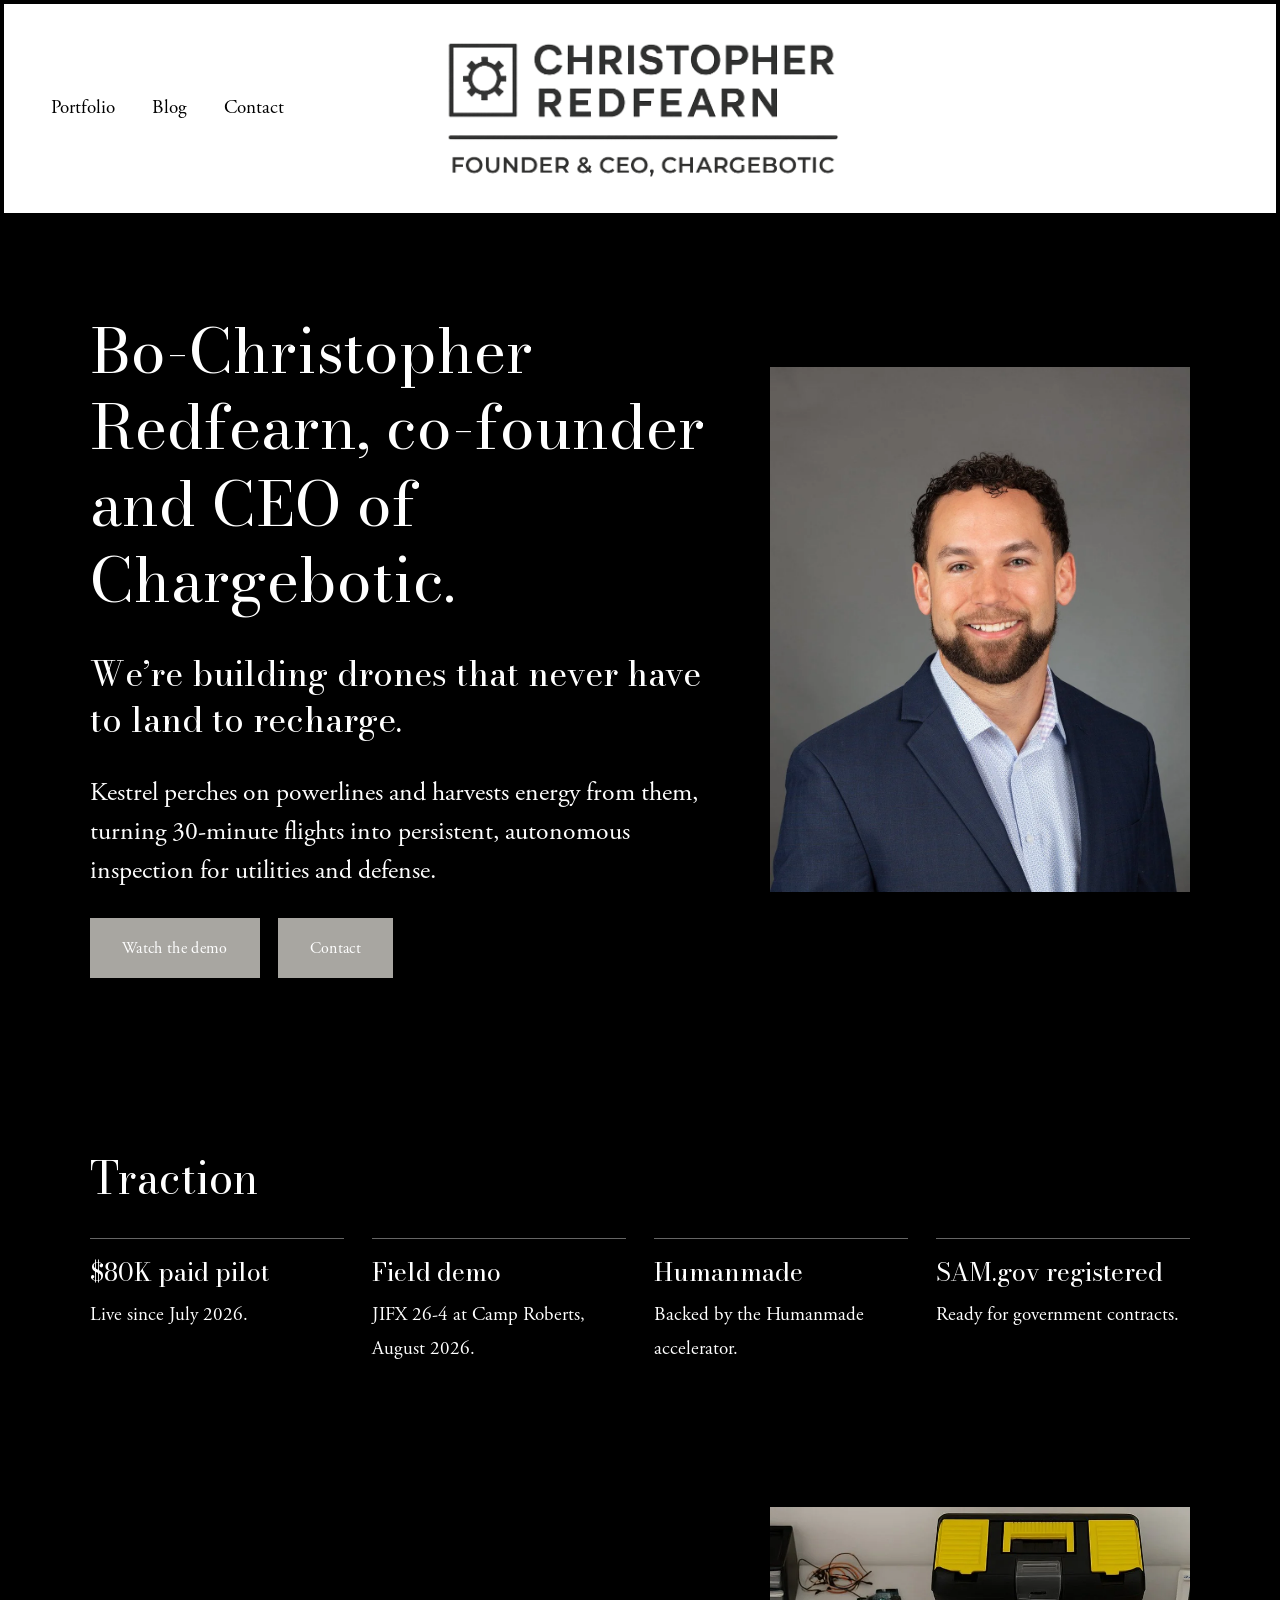
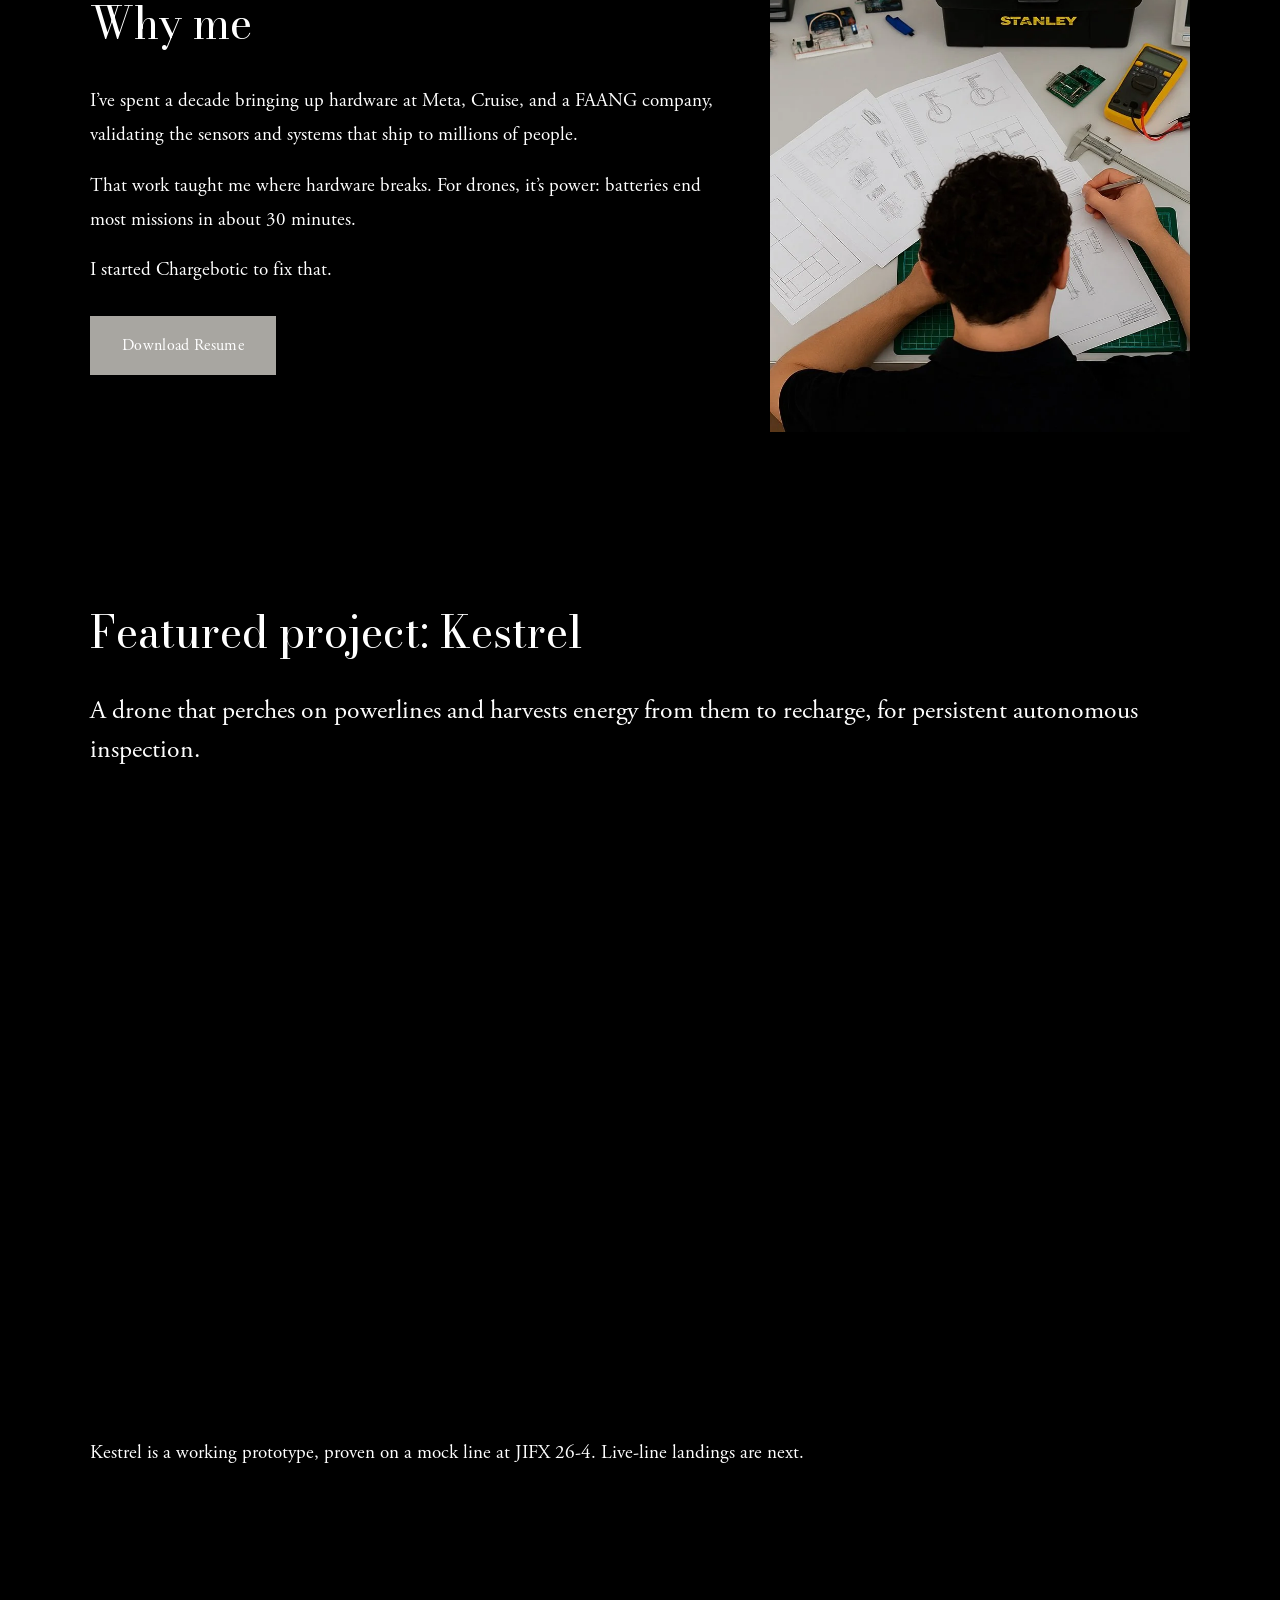
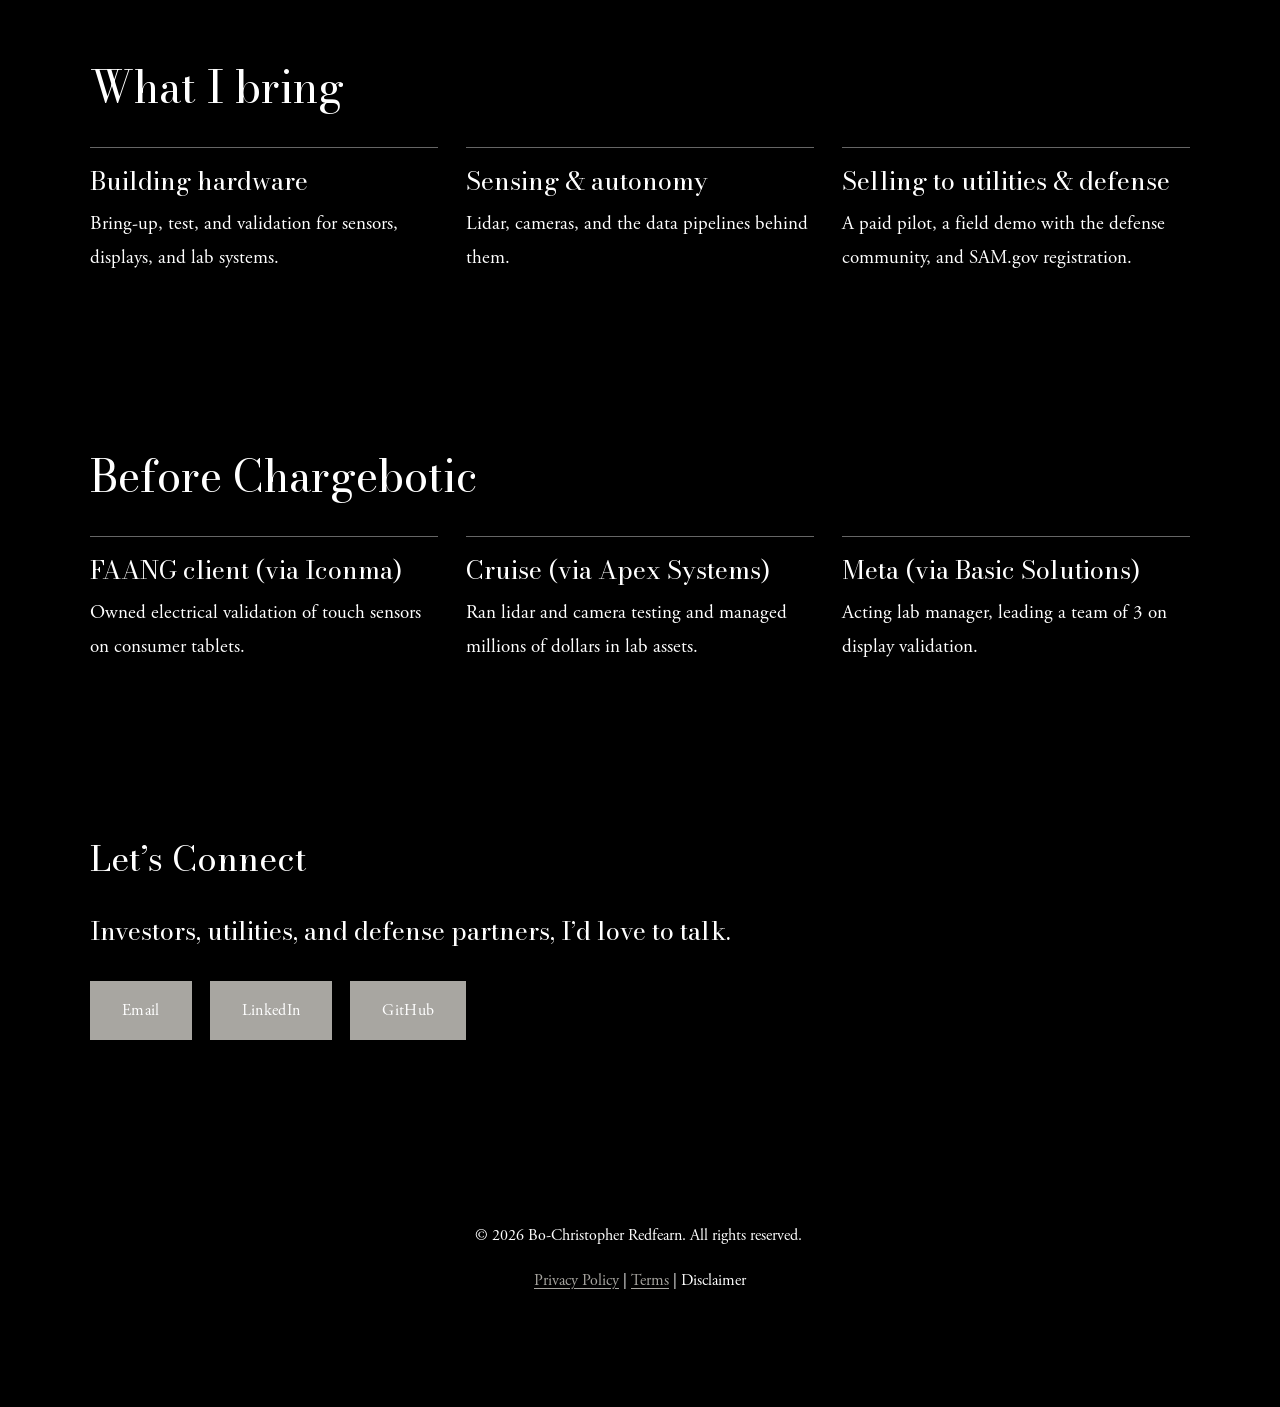
<file: index.html>
<!DOCTYPE html><html xmlns:og="http://opengraphprotocol.org/schema/" xmlns:fb="http://www.facebook.com/2008/fbml" lang="en-US" class="yui3-js-enabled wf-adobegaramondpro-n4-active wf-adobegaramondpro-n7-active js flexbox canvas canvastext webgl no-touch hashchange history draganddrop rgba hsla multiplebgs backgroundsize borderimage borderradius boxshadow textshadow opacity cssanimations csscolumns cssgradients cssreflections csstransforms no-csstransforms3d csstransitions video audio svg inlinesvg svgclippaths wf-adobegaramondpro-i7-active wf-active" style="--header-height: 210.828125px; scroll-behavior: smooth; --header-fixed-top-offset: 209.828125px; scroll-padding-top: 244.391px;"><head>
    <meta http-equiv="X-UA-Compatible" content="IE=edge,chrome=1">
    <meta name="viewport" content="width=device-width, initial-scale=1">
    <!-- This is Squarespace. --><!-- bat-seahorse-wntn -->
<base href="">
<meta charset="utf-8">
<title>Bo-Christopher Redfearn | Founder &amp; CEO, Chargebotic</title>
<meta http-equiv="Accept-CH" content="Sec-CH-UA-Platform-Version, Sec-CH-UA-Model"><link rel="icon" type="image/x-icon" href="/assets/f6f9150717e1ac7b.ico">
<link rel="canonical" href="/">
<meta property="og:site_name" content="Christopher Redfearn | Founder &amp; CEO, Chargebotic">
<meta property="og:title" content="Bo-Christopher Redfearn | Founder &amp; CEO, Chargebotic">
<meta property="og:url" content="/">
<meta property="og:type" content="website">
<meta property="og:description" content="Co-founder and CEO of Chargebotic. Kestrel is a drone that perches on powerlines and harvests energy from them for persistent, autonomous inspection for utilities and defense.">
<meta property="og:image" content="/assets/logo.png">
<meta property="og:image:width" content="834">
<meta property="og:image:height" content="294">
<meta itemprop="name" content="Bo-Christopher Redfearn | Founder &amp; CEO, Chargebotic">
<meta itemprop="url" content="/">
<meta itemprop="description" content="Co-founder and CEO of Chargebotic. Kestrel is a drone that perches on powerlines and harvests energy from them for persistent, autonomous inspection for utilities and defense.">
<meta itemprop="thumbnailUrl" content="/assets/logo.png">
<link rel="image_src" href="/assets/logo.png">
<meta itemprop="image" content="/assets/logo.png">
<meta name="twitter:title" content="Bo-Christopher Redfearn | Founder &amp; CEO, Chargebotic">
<meta name="twitter:image" content="/assets/logo.png">
<meta name="twitter:url" content="/">
<meta name="twitter:card" content="summary">
<meta name="twitter:description" content="Co-founder and CEO of Chargebotic. Kestrel is a drone that perches on powerlines and harvests energy from them for persistent, autonomous inspection for utilities and defense.">
<meta name="description" content="Co-founder and CEO of Chargebotic. Kestrel is a drone that perches on powerlines and harvests energy from them for persistent, autonomous inspection for utilities and defense.">





<style>@keyframes fonts-loading { 0%, 99% { color: transparent; } } html.wf-loading * { animation: fonts-loading 3s; }</style>

<style data-sqsp-font-ids="6a3126957d426c0f4007ee6c,6a3139e4691a2d058d1a1be6">
/* math */
@font-face {
  font-family: 'Bodoni Moda';
  font-style: normal;
  font-weight: 700;
  font-display: swap;
  src: url('/assets/ab58a1b2ef4b4738.woff2') format('woff2');
  unicode-range: U+0302-0303, U+0305, U+0307-0308, U+0310, U+0312, U+0315, U+031A, U+0326-0327, U+032C, U+032F-0330, U+0332-0333, U+0338, U+033A, U+0346, U+034D, U+0391-03A1, U+03A3-03A9, U+03B1-03C9, U+03D1, U+03D5-03D6, U+03F0-03F1, U+03F4-03F5, U+2016-2017, U+2034-2038, U+203C, U+2040, U+2043, U+2047, U+2050, U+2057, U+205F, U+2070-2071, U+2074-208E, U+2090-209C, U+20D0-20DC, U+20E1, U+20E5-20EF, U+2100-2112, U+2114-2115, U+2117-2121, U+2123-214F, U+2190, U+2192, U+2194-21AE, U+21B0-21E5, U+21F1-21F2, U+21F4-2211, U+2213-2214, U+2216-22FF, U+2308-230B, U+2310, U+2319, U+231C-2321, U+2336-237A, U+237C, U+2395, U+239B-23B7, U+23D0, U+23DC-23E1, U+2474-2475, U+25AF, U+25B3, U+25B7, U+25BD, U+25C1, U+25CA, U+25CC, U+25FB, U+266D-266F, U+27C0-27FF, U+2900-2AFF, U+2B0E-2B11, U+2B30-2B4C, U+2BFE, U+3030, U+FF5B, U+FF5D, U+1D400-1D7FF, U+1EE00-1EEFF;
}
/* latin */
@font-face {
  font-family: 'Bodoni Moda';
  font-style: normal;
  font-weight: 700;
  font-display: swap;
  src: url('/assets/f8fa4c29ae0fd043.woff2') format('woff2');
  unicode-range: U+0000-00FF, U+0131, U+0152-0153, U+02BB-02BC, U+02C6, U+02DA, U+02DC, U+0304, U+0308, U+0329, U+2000-206F, U+20AC, U+2122, U+2191, U+2193, U+2212, U+2215, U+FEFF, U+FFFD;
}
/* symbols */
@font-face {
  font-family: 'Bodoni Moda';
  font-style: normal;
  font-weight: 700;
  font-display: swap;
  src: url('/assets/dbddb34c991b50cf.woff2') format('woff2');
  unicode-range: U+0001-000C, U+000E-001F, U+007F-009F, U+20DD-20E0, U+20E2-20E4, U+2150-218F, U+2190, U+2192, U+2194-2199, U+21AF, U+21E6-21F0, U+21F3, U+2218-2219, U+2299, U+22C4-22C6, U+2300-243F, U+2440-244A, U+2460-24FF, U+25A0-27BF, U+2800-28FF, U+2921-2922, U+2981, U+29BF, U+29EB, U+2B00-2BFF, U+4DC0-4DFF, U+FFF9-FFFB, U+10140-1018E, U+10190-1019C, U+101A0, U+101D0-101FD, U+102E0-102FB, U+10E60-10E7E, U+1D2C0-1D2D3, U+1D2E0-1D37F, U+1F000-1F0FF, U+1F100-1F1AD, U+1F1E6-1F1FF, U+1F30D-1F30F, U+1F315, U+1F31C, U+1F31E, U+1F320-1F32C, U+1F336, U+1F378, U+1F37D, U+1F382, U+1F393-1F39F, U+1F3A7-1F3A8, U+1F3AC-1F3AF, U+1F3C2, U+1F3C4-1F3C6, U+1F3CA-1F3CE, U+1F3D4-1F3E0, U+1F3ED, U+1F3F1-1F3F3, U+1F3F5-1F3F7, U+1F408, U+1F415, U+1F41F, U+1F426, U+1F43F, U+1F441-1F442, U+1F444, U+1F446-1F449, U+1F44C-1F44E, U+1F453, U+1F46A, U+1F47D, U+1F4A3, U+1F4B0, U+1F4B3, U+1F4B9, U+1F4BB, U+1F4BF, U+1F4C8-1F4CB, U+1F4D6, U+1F4DA, U+1F4DF, U+1F4E3-1F4E6, U+1F4EA-1F4ED, U+1F4F7, U+1F4F9-1F4FB, U+1F4FD-1F4FE, U+1F503, U+1F507-1F50B, U+1F50D, U+1F512-1F513, U+1F53E-1F54A, U+1F54F-1F5FA, U+1F610, U+1F650-1F67F, U+1F687, U+1F68D, U+1F691, U+1F694, U+1F698, U+1F6AD, U+1F6B2, U+1F6B9-1F6BA, U+1F6BC, U+1F6C6-1F6CF, U+1F6D3-1F6D7, U+1F6E0-1F6EA, U+1F6F0-1F6F3, U+1F6F7-1F6FC, U+1F700-1F7FF, U+1F800-1F80B, U+1F810-1F847, U+1F850-1F859, U+1F860-1F887, U+1F890-1F8AD, U+1F8B0-1F8BB, U+1F8C0-1F8C1, U+1F900-1F90B, U+1F93B, U+1F946, U+1F984, U+1F996, U+1F9E9, U+1FA00-1FA6F, U+1FA70-1FA7C, U+1FA80-1FA89, U+1FA8F-1FAC6, U+1FACE-1FADC, U+1FADF-1FAE9, U+1FAF0-1FAF8, U+1FB00-1FBFF;
}
/* latin-ext */
@font-face {
  font-family: 'Bodoni Moda';
  font-style: normal;
  font-weight: 700;
  font-display: swap;
  src: url('/assets/7aa6e1bb97c9e32d.woff2') format('woff2');
  unicode-range: U+0100-02BA, U+02BD-02C5, U+02C7-02CC, U+02CE-02D7, U+02DD-02FF, U+0304, U+0308, U+0329, U+1D00-1DBF, U+1E00-1E9F, U+1EF2-1EFF, U+2020, U+20A0-20AB, U+20AD-20C0, U+2113, U+2C60-2C7F, U+A720-A7FF;
}
/* math */
@font-face {
  font-family: 'Bodoni Moda';
  font-style: italic;
  font-weight: 700;
  font-display: swap;
  src: url('/assets/d655c128f980f53b.woff2') format('woff2');
  unicode-range: U+0302-0303, U+0305, U+0307-0308, U+0310, U+0312, U+0315, U+031A, U+0326-0327, U+032C, U+032F-0330, U+0332-0333, U+0338, U+033A, U+0346, U+034D, U+0391-03A1, U+03A3-03A9, U+03B1-03C9, U+03D1, U+03D5-03D6, U+03F0-03F1, U+03F4-03F5, U+2016-2017, U+2034-2038, U+203C, U+2040, U+2043, U+2047, U+2050, U+2057, U+205F, U+2070-2071, U+2074-208E, U+2090-209C, U+20D0-20DC, U+20E1, U+20E5-20EF, U+2100-2112, U+2114-2115, U+2117-2121, U+2123-214F, U+2190, U+2192, U+2194-21AE, U+21B0-21E5, U+21F1-21F2, U+21F4-2211, U+2213-2214, U+2216-22FF, U+2308-230B, U+2310, U+2319, U+231C-2321, U+2336-237A, U+237C, U+2395, U+239B-23B7, U+23D0, U+23DC-23E1, U+2474-2475, U+25AF, U+25B3, U+25B7, U+25BD, U+25C1, U+25CA, U+25CC, U+25FB, U+266D-266F, U+27C0-27FF, U+2900-2AFF, U+2B0E-2B11, U+2B30-2B4C, U+2BFE, U+3030, U+FF5B, U+FF5D, U+1D400-1D7FF, U+1EE00-1EEFF;
}
/* latin-ext */
@font-face {
  font-family: 'Bodoni Moda';
  font-style: italic;
  font-weight: 700;
  font-display: swap;
  src: url('/assets/d22c85ced77075d0.woff2') format('woff2');
  unicode-range: U+0100-02BA, U+02BD-02C5, U+02C7-02CC, U+02CE-02D7, U+02DD-02FF, U+0304, U+0308, U+0329, U+1D00-1DBF, U+1E00-1E9F, U+1EF2-1EFF, U+2020, U+20A0-20AB, U+20AD-20C0, U+2113, U+2C60-2C7F, U+A720-A7FF;
}
/* latin */
@font-face {
  font-family: 'Bodoni Moda';
  font-style: italic;
  font-weight: 700;
  font-display: swap;
  src: url('/assets/7f8d2ffa83fec4c1.woff2') format('woff2');
  unicode-range: U+0000-00FF, U+0131, U+0152-0153, U+02BB-02BC, U+02C6, U+02DA, U+02DC, U+0304, U+0308, U+0329, U+2000-206F, U+20AC, U+2122, U+2191, U+2193, U+2212, U+2215, U+FEFF, U+FFFD;
}
/* symbols */
@font-face {
  font-family: 'Bodoni Moda';
  font-style: italic;
  font-weight: 700;
  font-display: swap;
  src: url('/assets/b480bc3139e97af6.woff2') format('woff2');
  unicode-range: U+0001-000C, U+000E-001F, U+007F-009F, U+20DD-20E0, U+20E2-20E4, U+2150-218F, U+2190, U+2192, U+2194-2199, U+21AF, U+21E6-21F0, U+21F3, U+2218-2219, U+2299, U+22C4-22C6, U+2300-243F, U+2440-244A, U+2460-24FF, U+25A0-27BF, U+2800-28FF, U+2921-2922, U+2981, U+29BF, U+29EB, U+2B00-2BFF, U+4DC0-4DFF, U+FFF9-FFFB, U+10140-1018E, U+10190-1019C, U+101A0, U+101D0-101FD, U+102E0-102FB, U+10E60-10E7E, U+1D2C0-1D2D3, U+1D2E0-1D37F, U+1F000-1F0FF, U+1F100-1F1AD, U+1F1E6-1F1FF, U+1F30D-1F30F, U+1F315, U+1F31C, U+1F31E, U+1F320-1F32C, U+1F336, U+1F378, U+1F37D, U+1F382, U+1F393-1F39F, U+1F3A7-1F3A8, U+1F3AC-1F3AF, U+1F3C2, U+1F3C4-1F3C6, U+1F3CA-1F3CE, U+1F3D4-1F3E0, U+1F3ED, U+1F3F1-1F3F3, U+1F3F5-1F3F7, U+1F408, U+1F415, U+1F41F, U+1F426, U+1F43F, U+1F441-1F442, U+1F444, U+1F446-1F449, U+1F44C-1F44E, U+1F453, U+1F46A, U+1F47D, U+1F4A3, U+1F4B0, U+1F4B3, U+1F4B9, U+1F4BB, U+1F4BF, U+1F4C8-1F4CB, U+1F4D6, U+1F4DA, U+1F4DF, U+1F4E3-1F4E6, U+1F4EA-1F4ED, U+1F4F7, U+1F4F9-1F4FB, U+1F4FD-1F4FE, U+1F503, U+1F507-1F50B, U+1F50D, U+1F512-1F513, U+1F53E-1F54A, U+1F54F-1F5FA, U+1F610, U+1F650-1F67F, U+1F687, U+1F68D, U+1F691, U+1F694, U+1F698, U+1F6AD, U+1F6B2, U+1F6B9-1F6BA, U+1F6BC, U+1F6C6-1F6CF, U+1F6D3-1F6D7, U+1F6E0-1F6EA, U+1F6F0-1F6F3, U+1F6F7-1F6FC, U+1F700-1F7FF, U+1F800-1F80B, U+1F810-1F847, U+1F850-1F859, U+1F860-1F887, U+1F890-1F8AD, U+1F8B0-1F8BB, U+1F8C0-1F8C1, U+1F900-1F90B, U+1F93B, U+1F946, U+1F984, U+1F996, U+1F9E9, U+1FA00-1FA6F, U+1FA70-1FA7C, U+1FA80-1FA89, U+1FA8F-1FAC6, U+1FACE-1FADC, U+1FADF-1FAE9, U+1FAF0-1FAF8, U+1FB00-1FBFF;
}
/* latin-ext */
@font-face {
  font-family: 'Poppins';
  font-style: normal;
  font-weight: 400;
  font-display: swap;
  src: url('/assets/48ab9aa71536a532.woff2') format('woff2');
  unicode-range: U+0100-02BA, U+02BD-02C5, U+02C7-02CC, U+02CE-02D7, U+02DD-02FF, U+0304, U+0308, U+0329, U+1D00-1DBF, U+1E00-1E9F, U+1EF2-1EFF, U+2020, U+20A0-20AB, U+20AD-20C0, U+2113, U+2C60-2C7F, U+A720-A7FF;
}
/* latin */
@font-face {
  font-family: 'Poppins';
  font-style: normal;
  font-weight: 400;
  font-display: swap;
  src: url('/assets/cb70f0a787af69e8.woff2') format('woff2');
  unicode-range: U+0000-00FF, U+0131, U+0152-0153, U+02BB-02BC, U+02C6, U+02DA, U+02DC, U+0304, U+0308, U+0329, U+2000-206F, U+20AC, U+2122, U+2191, U+2193, U+2212, U+2215, U+FEFF, U+FFFD;
}
/* devanagari */
@font-face {
  font-family: 'Poppins';
  font-style: normal;
  font-weight: 400;
  font-display: swap;
  src: url('/assets/204bab0e71f51d97.woff2') format('woff2');
  unicode-range: U+0900-097F, U+1CD0-1CF9, U+200C-200D, U+20A8, U+20B9, U+20F0, U+25CC, U+A830-A839, U+A8E0-A8FF, U+11B00-11B09;
}
/* latin-ext */
@font-face {
  font-family: 'Poppins';
  font-style: italic;
  font-weight: 400;
  font-display: swap;
  src: url('/assets/e8e02c8c08f92d77.woff2') format('woff2');
  unicode-range: U+0100-02BA, U+02BD-02C5, U+02C7-02CC, U+02CE-02D7, U+02DD-02FF, U+0304, U+0308, U+0329, U+1D00-1DBF, U+1E00-1E9F, U+1EF2-1EFF, U+2020, U+20A0-20AB, U+20AD-20C0, U+2113, U+2C60-2C7F, U+A720-A7FF;
}
/* latin */
@font-face {
  font-family: 'Poppins';
  font-style: italic;
  font-weight: 400;
  font-display: swap;
  src: url('/assets/d65b8c06118e5c77.woff2') format('woff2');
  unicode-range: U+0000-00FF, U+0131, U+0152-0153, U+02BB-02BC, U+02C6, U+02DA, U+02DC, U+0304, U+0308, U+0329, U+2000-206F, U+20AC, U+2122, U+2191, U+2193, U+2212, U+2215, U+FEFF, U+FFFD;
}
/* devanagari */
@font-face {
  font-family: 'Poppins';
  font-style: italic;
  font-weight: 400;
  font-display: swap;
  src: url('/assets/f319ce36470b2554.woff2') format('woff2');
  unicode-range: U+0900-097F, U+1CD0-1CF9, U+200C-200D, U+20A8, U+20B9, U+20F0, U+25CC, U+A830-A839, U+A8E0-A8FF, U+11B00-11B09;
}
/* math */
@font-face {
  font-family: 'Bodoni Moda';
  font-style: italic;
  font-weight: 400;
  font-display: swap;
  src: url('/assets/5d1b0fdc370d5fe9.woff2') format('woff2');
  unicode-range: U+0302-0303, U+0305, U+0307-0308, U+0310, U+0312, U+0315, U+031A, U+0326-0327, U+032C, U+032F-0330, U+0332-0333, U+0338, U+033A, U+0346, U+034D, U+0391-03A1, U+03A3-03A9, U+03B1-03C9, U+03D1, U+03D5-03D6, U+03F0-03F1, U+03F4-03F5, U+2016-2017, U+2034-2038, U+203C, U+2040, U+2043, U+2047, U+2050, U+2057, U+205F, U+2070-2071, U+2074-208E, U+2090-209C, U+20D0-20DC, U+20E1, U+20E5-20EF, U+2100-2112, U+2114-2115, U+2117-2121, U+2123-214F, U+2190, U+2192, U+2194-21AE, U+21B0-21E5, U+21F1-21F2, U+21F4-2211, U+2213-2214, U+2216-22FF, U+2308-230B, U+2310, U+2319, U+231C-2321, U+2336-237A, U+237C, U+2395, U+239B-23B7, U+23D0, U+23DC-23E1, U+2474-2475, U+25AF, U+25B3, U+25B7, U+25BD, U+25C1, U+25CA, U+25CC, U+25FB, U+266D-266F, U+27C0-27FF, U+2900-2AFF, U+2B0E-2B11, U+2B30-2B4C, U+2BFE, U+3030, U+FF5B, U+FF5D, U+1D400-1D7FF, U+1EE00-1EEFF;
}
/* latin-ext */
@font-face {
  font-family: 'Bodoni Moda';
  font-style: italic;
  font-weight: 400;
  font-display: swap;
  src: url('/assets/073b9c43ab031153.woff2') format('woff2');
  unicode-range: U+0100-02BA, U+02BD-02C5, U+02C7-02CC, U+02CE-02D7, U+02DD-02FF, U+0304, U+0308, U+0329, U+1D00-1DBF, U+1E00-1E9F, U+1EF2-1EFF, U+2020, U+20A0-20AB, U+20AD-20C0, U+2113, U+2C60-2C7F, U+A720-A7FF;
}
/* latin */
@font-face {
  font-family: 'Bodoni Moda';
  font-style: italic;
  font-weight: 400;
  font-display: swap;
  src: url('/assets/76e70bf572fa9464.woff2') format('woff2');
  unicode-range: U+0000-00FF, U+0131, U+0152-0153, U+02BB-02BC, U+02C6, U+02DA, U+02DC, U+0304, U+0308, U+0329, U+2000-206F, U+20AC, U+2122, U+2191, U+2193, U+2212, U+2215, U+FEFF, U+FFFD;
}
/* symbols */
@font-face {
  font-family: 'Bodoni Moda';
  font-style: italic;
  font-weight: 400;
  font-display: swap;
  src: url('/assets/608399eb45de8d73.woff2') format('woff2');
  unicode-range: U+0001-000C, U+000E-001F, U+007F-009F, U+20DD-20E0, U+20E2-20E4, U+2150-218F, U+2190, U+2192, U+2194-2199, U+21AF, U+21E6-21F0, U+21F3, U+2218-2219, U+2299, U+22C4-22C6, U+2300-243F, U+2440-244A, U+2460-24FF, U+25A0-27BF, U+2800-28FF, U+2921-2922, U+2981, U+29BF, U+29EB, U+2B00-2BFF, U+4DC0-4DFF, U+FFF9-FFFB, U+10140-1018E, U+10190-1019C, U+101A0, U+101D0-101FD, U+102E0-102FB, U+10E60-10E7E, U+1D2C0-1D2D3, U+1D2E0-1D37F, U+1F000-1F0FF, U+1F100-1F1AD, U+1F1E6-1F1FF, U+1F30D-1F30F, U+1F315, U+1F31C, U+1F31E, U+1F320-1F32C, U+1F336, U+1F378, U+1F37D, U+1F382, U+1F393-1F39F, U+1F3A7-1F3A8, U+1F3AC-1F3AF, U+1F3C2, U+1F3C4-1F3C6, U+1F3CA-1F3CE, U+1F3D4-1F3E0, U+1F3ED, U+1F3F1-1F3F3, U+1F3F5-1F3F7, U+1F408, U+1F415, U+1F41F, U+1F426, U+1F43F, U+1F441-1F442, U+1F444, U+1F446-1F449, U+1F44C-1F44E, U+1F453, U+1F46A, U+1F47D, U+1F4A3, U+1F4B0, U+1F4B3, U+1F4B9, U+1F4BB, U+1F4BF, U+1F4C8-1F4CB, U+1F4D6, U+1F4DA, U+1F4DF, U+1F4E3-1F4E6, U+1F4EA-1F4ED, U+1F4F7, U+1F4F9-1F4FB, U+1F4FD-1F4FE, U+1F503, U+1F507-1F50B, U+1F50D, U+1F512-1F513, U+1F53E-1F54A, U+1F54F-1F5FA, U+1F610, U+1F650-1F67F, U+1F687, U+1F68D, U+1F691, U+1F694, U+1F698, U+1F6AD, U+1F6B2, U+1F6B9-1F6BA, U+1F6BC, U+1F6C6-1F6CF, U+1F6D3-1F6D7, U+1F6E0-1F6EA, U+1F6F0-1F6F3, U+1F6F7-1F6FC, U+1F700-1F7FF, U+1F800-1F80B, U+1F810-1F847, U+1F850-1F859, U+1F860-1F887, U+1F890-1F8AD, U+1F8B0-1F8BB, U+1F8C0-1F8C1, U+1F900-1F90B, U+1F93B, U+1F946, U+1F984, U+1F996, U+1F9E9, U+1FA00-1FA6F, U+1FA70-1FA7C, U+1FA80-1FA89, U+1FA8F-1FAC6, U+1FACE-1FADC, U+1FADF-1FAE9, U+1FAF0-1FAF8, U+1FB00-1FBFF;
}
/* latin */
@font-face {
  font-family: 'Poppins';
  font-style: normal;
  font-weight: 700;
  font-display: swap;
  src: url('/assets/738b906443717af4.woff2') format('woff2');
  unicode-range: U+0000-00FF, U+0131, U+0152-0153, U+02BB-02BC, U+02C6, U+02DA, U+02DC, U+0304, U+0308, U+0329, U+2000-206F, U+20AC, U+2122, U+2191, U+2193, U+2212, U+2215, U+FEFF, U+FFFD;
}
/* devanagari */
@font-face {
  font-family: 'Poppins';
  font-style: normal;
  font-weight: 700;
  font-display: swap;
  src: url('/assets/9ff842352d5ff859.woff2') format('woff2');
  unicode-range: U+0900-097F, U+1CD0-1CF9, U+200C-200D, U+20A8, U+20B9, U+20F0, U+25CC, U+A830-A839, U+A8E0-A8FF, U+11B00-11B09;
}
/* latin-ext */
@font-face {
  font-family: 'Poppins';
  font-style: normal;
  font-weight: 700;
  font-display: swap;
  src: url('/assets/d740d3fc0d05905d.woff2') format('woff2');
  unicode-range: U+0100-02BA, U+02BD-02C5, U+02C7-02CC, U+02CE-02D7, U+02DD-02FF, U+0304, U+0308, U+0329, U+1D00-1DBF, U+1E00-1E9F, U+1EF2-1EFF, U+2020, U+20A0-20AB, U+20AD-20C0, U+2113, U+2C60-2C7F, U+A720-A7FF;
}
/* latin */
@font-face {
  font-family: 'Bodoni Moda';
  font-style: normal;
  font-weight: 400;
  font-display: swap;
  src: url('/assets/578d3974a5f9892a.woff2') format('woff2');
  unicode-range: U+0000-00FF, U+0131, U+0152-0153, U+02BB-02BC, U+02C6, U+02DA, U+02DC, U+0304, U+0308, U+0329, U+2000-206F, U+20AC, U+2122, U+2191, U+2193, U+2212, U+2215, U+FEFF, U+FFFD;
}
/* latin-ext */
@font-face {
  font-family: 'Bodoni Moda';
  font-style: normal;
  font-weight: 400;
  font-display: swap;
  src: url('/assets/acab89b6caafd4e6.woff2') format('woff2');
  unicode-range: U+0100-02BA, U+02BD-02C5, U+02C7-02CC, U+02CE-02D7, U+02DD-02FF, U+0304, U+0308, U+0329, U+1D00-1DBF, U+1E00-1E9F, U+1EF2-1EFF, U+2020, U+20A0-20AB, U+20AD-20C0, U+2113, U+2C60-2C7F, U+A720-A7FF;
}
/* symbols */
@font-face {
  font-family: 'Bodoni Moda';
  font-style: normal;
  font-weight: 400;
  font-display: swap;
  src: url('/assets/5623e8b5ea9bf6d5.woff2') format('woff2');
  unicode-range: U+0001-000C, U+000E-001F, U+007F-009F, U+20DD-20E0, U+20E2-20E4, U+2150-218F, U+2190, U+2192, U+2194-2199, U+21AF, U+21E6-21F0, U+21F3, U+2218-2219, U+2299, U+22C4-22C6, U+2300-243F, U+2440-244A, U+2460-24FF, U+25A0-27BF, U+2800-28FF, U+2921-2922, U+2981, U+29BF, U+29EB, U+2B00-2BFF, U+4DC0-4DFF, U+FFF9-FFFB, U+10140-1018E, U+10190-1019C, U+101A0, U+101D0-101FD, U+102E0-102FB, U+10E60-10E7E, U+1D2C0-1D2D3, U+1D2E0-1D37F, U+1F000-1F0FF, U+1F100-1F1AD, U+1F1E6-1F1FF, U+1F30D-1F30F, U+1F315, U+1F31C, U+1F31E, U+1F320-1F32C, U+1F336, U+1F378, U+1F37D, U+1F382, U+1F393-1F39F, U+1F3A7-1F3A8, U+1F3AC-1F3AF, U+1F3C2, U+1F3C4-1F3C6, U+1F3CA-1F3CE, U+1F3D4-1F3E0, U+1F3ED, U+1F3F1-1F3F3, U+1F3F5-1F3F7, U+1F408, U+1F415, U+1F41F, U+1F426, U+1F43F, U+1F441-1F442, U+1F444, U+1F446-1F449, U+1F44C-1F44E, U+1F453, U+1F46A, U+1F47D, U+1F4A3, U+1F4B0, U+1F4B3, U+1F4B9, U+1F4BB, U+1F4BF, U+1F4C8-1F4CB, U+1F4D6, U+1F4DA, U+1F4DF, U+1F4E3-1F4E6, U+1F4EA-1F4ED, U+1F4F7, U+1F4F9-1F4FB, U+1F4FD-1F4FE, U+1F503, U+1F507-1F50B, U+1F50D, U+1F512-1F513, U+1F53E-1F54A, U+1F54F-1F5FA, U+1F610, U+1F650-1F67F, U+1F687, U+1F68D, U+1F691, U+1F694, U+1F698, U+1F6AD, U+1F6B2, U+1F6B9-1F6BA, U+1F6BC, U+1F6C6-1F6CF, U+1F6D3-1F6D7, U+1F6E0-1F6EA, U+1F6F0-1F6F3, U+1F6F7-1F6FC, U+1F700-1F7FF, U+1F800-1F80B, U+1F810-1F847, U+1F850-1F859, U+1F860-1F887, U+1F890-1F8AD, U+1F8B0-1F8BB, U+1F8C0-1F8C1, U+1F900-1F90B, U+1F93B, U+1F946, U+1F984, U+1F996, U+1F9E9, U+1FA00-1FA6F, U+1FA70-1FA7C, U+1FA80-1FA89, U+1FA8F-1FAC6, U+1FACE-1FADC, U+1FADF-1FAE9, U+1FAF0-1FAF8, U+1FB00-1FBFF;
}
/* math */
@font-face {
  font-family: 'Bodoni Moda';
  font-style: normal;
  font-weight: 400;
  font-display: swap;
  src: url('/assets/b57daa9d560f2320.woff2') format('woff2');
  unicode-range: U+0302-0303, U+0305, U+0307-0308, U+0310, U+0312, U+0315, U+031A, U+0326-0327, U+032C, U+032F-0330, U+0332-0333, U+0338, U+033A, U+0346, U+034D, U+0391-03A1, U+03A3-03A9, U+03B1-03C9, U+03D1, U+03D5-03D6, U+03F0-03F1, U+03F4-03F5, U+2016-2017, U+2034-2038, U+203C, U+2040, U+2043, U+2047, U+2050, U+2057, U+205F, U+2070-2071, U+2074-208E, U+2090-209C, U+20D0-20DC, U+20E1, U+20E5-20EF, U+2100-2112, U+2114-2115, U+2117-2121, U+2123-214F, U+2190, U+2192, U+2194-21AE, U+21B0-21E5, U+21F1-21F2, U+21F4-2211, U+2213-2214, U+2216-22FF, U+2308-230B, U+2310, U+2319, U+231C-2321, U+2336-237A, U+237C, U+2395, U+239B-23B7, U+23D0, U+23DC-23E1, U+2474-2475, U+25AF, U+25B3, U+25B7, U+25BD, U+25C1, U+25CA, U+25CC, U+25FB, U+266D-266F, U+27C0-27FF, U+2900-2AFF, U+2B0E-2B11, U+2B30-2B4C, U+2BFE, U+3030, U+FF5B, U+FF5D, U+1D400-1D7FF, U+1EE00-1EEFF;
}
/* latin-ext */
@font-face {
  font-family: 'Poppins';
  font-style: italic;
  font-weight: 700;
  font-display: swap;
  src: url('/assets/3dbc0a3a10454c5c.woff2') format('woff2');
  unicode-range: U+0100-02BA, U+02BD-02C5, U+02C7-02CC, U+02CE-02D7, U+02DD-02FF, U+0304, U+0308, U+0329, U+1D00-1DBF, U+1E00-1E9F, U+1EF2-1EFF, U+2020, U+20A0-20AB, U+20AD-20C0, U+2113, U+2C60-2C7F, U+A720-A7FF;
}
/* devanagari */
@font-face {
  font-family: 'Poppins';
  font-style: italic;
  font-weight: 700;
  font-display: swap;
  src: url('/assets/5b0dd19e1598408f.woff2') format('woff2');
  unicode-range: U+0900-097F, U+1CD0-1CF9, U+200C-200D, U+20A8, U+20B9, U+20F0, U+25CC, U+A830-A839, U+A8E0-A8FF, U+11B00-11B09;
}
/* latin */
@font-face {
  font-family: 'Poppins';
  font-style: italic;
  font-weight: 700;
  font-display: swap;
  src: url('/assets/35d7309a06e6aeb8.woff2') format('woff2');
  unicode-range: U+0000-00FF, U+0131, U+0152-0153, U+02BB-02BC, U+02C6, U+02DA, U+02DC, U+0304, U+0308, U+0329, U+2000-206F, U+20AC, U+2122, U+2191, U+2193, U+2212, U+2215, U+FEFF, U+FFFD;
}
</style>










<style type="text/css">@font-face{font-family:adobe-garamond-pro;src:url(/assets/c4b62acb965b9e2c) format("woff2"),url(/assets/ec1360e70e63f6dd) format("woff"),url(/assets/4b588d757da30f3c) format("opentype");font-weight:400;font-style:normal;font-stretch:normal;font-display:auto;}@font-face{font-family:adobe-garamond-pro;src:url(/assets/14ee299bc5087a7f) format("woff2"),url(/assets/7a5089219b4e0c14) format("woff"),url(/assets/976bc23a95b8754f) format("opentype");font-weight:700;font-style:normal;font-stretch:normal;font-display:auto;}@font-face{font-family:adobe-garamond-pro;src:url(/assets/dca25975e44f5cd6) format("woff2"),url(/assets/3656a9627a049fdf) format("woff"),url(/assets/85f8dbf6e62008dc) format("opentype");font-weight:700;font-style:italic;font-stretch:normal;font-display:auto;}</style>
<link rel="stylesheet" type="text/css" href="/assets/004bae5a09a79b7e.css"><link rel="stylesheet" type="text/css" href="/assets/c8a25c7181d8573c.css"><link rel="stylesheet" type="text/css" href="/assets/1f8061943e2e2688.css"><link rel="stylesheet" type="text/css" href="/assets/03846e5f5dfdb9d9.css"><link rel="stylesheet" type="text/css" href="/assets/c973a94fb0a87ce4.css">
<!-- End of Squarespace Headers -->
  <link rel="stylesheet" type="text/css" href="/assets/9c52f5084fde2f22.css"><link rel="stylesheet" type="text/css" href="/assets/0c8f3b425444e690.css"></head>

  <body id="collection-6822e4a40c4831114055b0c9" class="primary-button-style-solid primary-button-shape-square secondary-button-style-solid secondary-button-shape-square tertiary-button-style-solid tertiary-button-shape-square form-field-style-solid form-field-shape-square form-field-border-all form-field-hover-focus-outline form-field-checkbox-type-icon form-field-checkbox-fill-solid form-field-checkbox-color-inverted form-field-checkbox-shape-square form-field-checkbox-layout-stack form-field-radio-type-icon form-field-radio-fill-solid form-field-radio-color-normal form-field-radio-shape-pill form-field-radio-layout-stack form-field-survey-fill-solid form-field-survey-color-normal form-field-survey-shape-pill form-submit-button-style-label tweak-global-animations-animation-type-none tweak-global-animations-animation-curve-ease image-block-poster-text-alignment-left image-block-card-content-position-center image-block-card-text-alignment-left image-block-overlap-content-position-center image-block-overlap-text-alignment-left image-block-collage-content-position-center image-block-collage-text-alignment-left image-block-stack-text-alignment-left tweak-blog-alternating-side-by-side-width-full tweak-blog-alternating-side-by-side-image-aspect-ratio-11-square tweak-blog-alternating-side-by-side-text-alignment-left tweak-blog-alternating-side-by-side-read-more-style-show tweak-blog-alternating-side-by-side-image-text-alignment-middle tweak-blog-alternating-side-by-side-delimiter-bullet tweak-blog-alternating-side-by-side-meta-position-top tweak-blog-alternating-side-by-side-primary-meta-categories tweak-blog-alternating-side-by-side-secondary-meta-date tweak-blog-alternating-side-by-side-excerpt-show form-use-theme-colors tweak-global-animations-complexity-level-detailed tweak-global-animations-animation-style-fade tweak-blog-masonry-width-inset tweak-blog-masonry-text-alignment-left tweak-blog-masonry-primary-meta-categories tweak-blog-masonry-secondary-meta-date tweak-blog-masonry-meta-position-top tweak-blog-masonry-read-more-style-show tweak-blog-masonry-delimiter-space tweak-blog-masonry-image-placement-above tweak-blog-masonry-excerpt-show tweak-portfolio-grid-overlay-width-full tweak-portfolio-grid-overlay-height-large tweak-portfolio-grid-overlay-image-aspect-ratio-11-square tweak-portfolio-grid-overlay-text-placement-center tweak-portfolio-grid-overlay-show-text-after-hover tweak-blog-single-column-width-inset tweak-blog-single-column-text-alignment-center tweak-blog-single-column-image-placement-above tweak-blog-single-column-delimiter-bullet tweak-blog-single-column-read-more-style-show tweak-blog-single-column-primary-meta-categories tweak-blog-single-column-secondary-meta-date tweak-blog-single-column-meta-position-top tweak-blog-single-column-content-full-post header-width-full  tweak-fixed-header tweak-fixed-header-style-basic tweak-blog-item-width-medium tweak-blog-item-text-alignment-left tweak-blog-item-meta-position-above-title tweak-blog-item-show-categories tweak-blog-item-show-date tweak-blog-item-show-author-name tweak-blog-item-show-author-profile tweak-blog-item-delimiter-bullet tweak-blog-side-by-side-width-inset tweak-blog-side-by-side-image-placement-left tweak-blog-side-by-side-image-aspect-ratio-11-square tweak-blog-side-by-side-primary-meta-categories tweak-blog-side-by-side-secondary-meta-date tweak-blog-side-by-side-meta-position-top tweak-blog-side-by-side-text-alignment-left tweak-blog-side-by-side-image-text-alignment-middle tweak-blog-side-by-side-read-more-style-show tweak-blog-side-by-side-delimiter-bullet tweak-blog-side-by-side-excerpt-show tweak-events-stacked-width-full tweak-events-stacked-height-large tweak-events-stacked-show-thumbnails tweak-events-stacked-thumbnail-size-32-standard tweak-events-stacked-date-style-with-text tweak-events-stacked-show-time tweak-events-stacked-show-location tweak-events-stacked-show-excerpt tweak-blog-basic-grid-width-full tweak-blog-basic-grid-image-aspect-ratio-32-standard tweak-blog-basic-grid-text-alignment-left tweak-blog-basic-grid-delimiter-bullet tweak-blog-basic-grid-image-placement-above tweak-blog-basic-grid-read-more-style-show tweak-blog-basic-grid-primary-meta-categories tweak-blog-basic-grid-secondary-meta-date tweak-blog-basic-grid-excerpt-show tweak-portfolio-grid-basic-width-full tweak-portfolio-grid-basic-height-small tweak-portfolio-grid-basic-image-aspect-ratio-11-square tweak-portfolio-grid-basic-text-alignment-left tweak-portfolio-grid-basic-hover-effect-fade header-overlay-alignment-center tweak-portfolio-index-background-link-format-stacked tweak-portfolio-index-background-width-full tweak-portfolio-index-background-height-large tweak-portfolio-index-background-vertical-alignment-middle tweak-portfolio-index-background-horizontal-alignment-center tweak-portfolio-index-background-delimiter-none tweak-portfolio-index-background-animation-type-fade tweak-portfolio-index-background-animation-duration-medium tweak-portfolio-hover-follow-layout-inline tweak-portfolio-hover-follow-delimiter-forward-slash tweak-portfolio-hover-follow-animation-type-fade tweak-portfolio-hover-follow-animation-duration-medium tweak-portfolio-hover-static-layout-stacked tweak-portfolio-hover-static-delimiter-forward-slash tweak-portfolio-hover-static-animation-type-scale-up tweak-portfolio-hover-static-animation-duration-medium hide-opentable-icons opentable-style-dark tweak-product-quick-view-button-style-floating tweak-product-quick-view-button-position-bottom tweak-product-quick-view-lightbox-excerpt-display-truncate tweak-product-quick-view-lightbox-show-arrows tweak-product-quick-view-lightbox-show-close-button tweak-product-quick-view-lightbox-controls-weight-light native-currency-code-usd collection-type-page collection-6822e4a40c4831114055b0c9 collection-layout-default homepage mobile-style-available sqs-seven-one
      
        
          
        
      
     seven-one-global-animations" tabindex="-1" data-animation-state="booted">
    <div id="siteWrapper" class="clearfix site-wrapper">
      
        <div id="floatingCart" class="floating-cart hidden">
          
        </div>
      

      












  <header data-test="header" id="header" class="header theme-col--primary" data-section-theme="" data-controller="Header" data-current-styles="{
                          &quot;layout&quot;: &quot;brandingCenter&quot;,
                          &quot;action&quot;: {
                            &quot;buttonText&quot;: &quot;Get Started&quot;,
                            &quot;newWindow&quot;: false
                          },
                          &quot;showSocial&quot;: false,
                          &quot;socialOptions&quot;: {
                            &quot;socialBorderShape&quot;: &quot;none&quot;,
                            &quot;socialBorderStyle&quot;: &quot;outline&quot;,
                            &quot;socialBorderThickness&quot;: {
                              &quot;unit&quot;: &quot;px&quot;,
                              &quot;value&quot;: 1.0
                            }
                          },
                          &quot;menuOverlayAnimation&quot;: &quot;fade&quot;,
                          &quot;cartStyle&quot;: &quot;cart&quot;,
                          &quot;cartText&quot;: &quot;Cart&quot;,
                          &quot;showEmptyCartState&quot;: true,
                          &quot;cartOptions&quot;: {
                            &quot;iconType&quot;: &quot;solid-7&quot;,
                            &quot;cartBorderShape&quot;: &quot;none&quot;,
                            &quot;cartBorderStyle&quot;: &quot;outline&quot;,
                            &quot;cartBorderThickness&quot;: {
                              &quot;unit&quot;: &quot;px&quot;,
                              &quot;value&quot;: 1.0
                            }
                          },
                          &quot;showButton&quot;: false,
                          &quot;showCart&quot;: false,
                          &quot;showAccountLogin&quot;: false,
                          &quot;headerStyle&quot;: &quot;solid&quot;,
                          &quot;languagePicker&quot;: {
                            &quot;enabled&quot;: false,
                            &quot;iconEnabled&quot;: false,
                            &quot;iconType&quot;: &quot;globe&quot;,
                            &quot;flagShape&quot;: &quot;shiny&quot;,
                            &quot;languageFlags&quot;: [ ]
                          },
                          &quot;iconOptions&quot;: {
                            &quot;desktopDropdownIconOptions&quot;: {
                              &quot;size&quot;: {
                                &quot;unit&quot;: &quot;em&quot;,
                                &quot;value&quot;: 1.0
                              },
                              &quot;iconSpacing&quot;: {
                                &quot;unit&quot;: &quot;em&quot;,
                                &quot;value&quot;: 0.35
                              },
                              &quot;strokeWidth&quot;: {
                                &quot;unit&quot;: &quot;px&quot;,
                                &quot;value&quot;: 1.0
                              },
                              &quot;endcapType&quot;: &quot;square&quot;,
                              &quot;folderDropdownIcon&quot;: &quot;none&quot;,
                              &quot;languagePickerIcon&quot;: &quot;openArrowHead&quot;
                            },
                            &quot;mobileDropdownIconOptions&quot;: {
                              &quot;size&quot;: {
                                &quot;unit&quot;: &quot;em&quot;,
                                &quot;value&quot;: 1.0
                              },
                              &quot;iconSpacing&quot;: {
                                &quot;unit&quot;: &quot;em&quot;,
                                &quot;value&quot;: 0.15
                              },
                              &quot;strokeWidth&quot;: {
                                &quot;unit&quot;: &quot;px&quot;,
                                &quot;value&quot;: 0.5
                              },
                              &quot;endcapType&quot;: &quot;square&quot;,
                              &quot;folderDropdownIcon&quot;: &quot;openArrowHead&quot;,
                              &quot;languagePickerIcon&quot;: &quot;openArrowHead&quot;
                            }
                          },
                          &quot;mobileOptions&quot;: {
                            &quot;layout&quot;: &quot;logoLeftNavRight&quot;,
                            &quot;menuIconOptions&quot;: {
                              &quot;style&quot;: &quot;plus&quot;,
                              &quot;thickness&quot;: {
                                &quot;unit&quot;: &quot;px&quot;,
                                &quot;value&quot;: 3.0
                              }
                            }
                          },
                          &quot;solidOptions&quot;: {
                            &quot;headerOpacity&quot;: {
                              &quot;unit&quot;: &quot;%&quot;,
                              &quot;value&quot;: 100.0
                            },
                            &quot;blurBackground&quot;: {
                              &quot;enabled&quot;: false,
                              &quot;blurRadius&quot;: {
                                &quot;unit&quot;: &quot;px&quot;,
                                &quot;value&quot;: 12.0
                              }
                            },
                            &quot;backgroundColor&quot;: {
                              &quot;type&quot;: &quot;SITE_PALETTE_COLOR&quot;,
                              &quot;sitePaletteColor&quot;: {
                                &quot;colorName&quot;: &quot;white&quot;,
                                &quot;alphaModifier&quot;: 1.0
                              }
                            },
                            &quot;navigationColor&quot;: {
                              &quot;type&quot;: &quot;SITE_PALETTE_COLOR&quot;,
                              &quot;sitePaletteColor&quot;: {
                                &quot;colorName&quot;: &quot;black&quot;,
                                &quot;alphaModifier&quot;: 1.0
                              }
                            }
                          },
                          &quot;gradientOptions&quot;: {
                            &quot;gradientType&quot;: &quot;faded&quot;,
                            &quot;headerOpacity&quot;: {
                              &quot;unit&quot;: &quot;%&quot;,
                              &quot;value&quot;: 90.0
                            },
                            &quot;blurBackground&quot;: {
                              &quot;enabled&quot;: false,
                              &quot;blurRadius&quot;: {
                                &quot;unit&quot;: &quot;px&quot;,
                                &quot;value&quot;: 12.0
                              }
                            },
                            &quot;backgroundColor&quot;: {
                              &quot;type&quot;: &quot;SITE_PALETTE_COLOR&quot;,
                              &quot;sitePaletteColor&quot;: {
                                &quot;colorName&quot;: &quot;white&quot;,
                                &quot;alphaModifier&quot;: 1.0
                              }
                            },
                            &quot;navigationColor&quot;: {
                              &quot;type&quot;: &quot;SITE_PALETTE_COLOR&quot;,
                              &quot;sitePaletteColor&quot;: {
                                &quot;colorName&quot;: &quot;black&quot;,
                                &quot;alphaModifier&quot;: 1.0
                              }
                            }
                          },
                          &quot;dropShadowOptions&quot;: {
                            &quot;enabled&quot;: true,
                            &quot;blur&quot;: {
                              &quot;unit&quot;: &quot;px&quot;,
                              &quot;value&quot;: 12.0
                            },
                            &quot;spread&quot;: {
                              &quot;unit&quot;: &quot;px&quot;,
                              &quot;value&quot;: 0.0
                            },
                            &quot;distance&quot;: {
                              &quot;unit&quot;: &quot;px&quot;,
                              &quot;value&quot;: 13.0
                            }
                          },
                          &quot;borderOptions&quot;: {
                            &quot;enabled&quot;: true,
                            &quot;position&quot;: &quot;allSides&quot;,
                            &quot;thickness&quot;: {
                              &quot;unit&quot;: &quot;px&quot;,
                              &quot;value&quot;: 4.0
                            },
                            &quot;color&quot;: {
                              &quot;type&quot;: &quot;SITE_PALETTE_COLOR&quot;,
                              &quot;sitePaletteColor&quot;: {
                                &quot;colorName&quot;: &quot;black&quot;,
                                &quot;alphaModifier&quot;: 1.0
                              }
                            }
                          },
                          &quot;showPromotedElement&quot;: false,
                          &quot;buttonVariant&quot;: &quot;primary&quot;,
                          &quot;blurBackground&quot;: {
                            &quot;enabled&quot;: false,
                            &quot;blurRadius&quot;: {
                              &quot;unit&quot;: &quot;px&quot;,
                              &quot;value&quot;: 12.0
                            }
                          },
                          &quot;headerOpacity&quot;: {
                            &quot;unit&quot;: &quot;%&quot;,
                            &quot;value&quot;: 100.0
                          }
                        }" data-section-id="header" data-header-style="solid" data-language-picker="{
                          &quot;enabled&quot;: false,
                          &quot;iconEnabled&quot;: false,
                          &quot;iconType&quot;: &quot;globe&quot;,
                          &quot;flagShape&quot;: &quot;shiny&quot;,
                          &quot;languageFlags&quot;: [ ]
                        }" data-first-focusable-element="" tabindex="-1" style="
      
      
        --headerBorderColor: hsla(var(--black-hsl), 1);
      
      
        --solidHeaderBackgroundColor: hsla(var(--white-hsl), 1);
      
      
        --solidHeaderNavigationColor: hsla(var(--black-hsl), 1);
      
      
        --gradientHeaderBackgroundColor: hsla(var(--white-hsl), 1);
      
      
        --gradientHeaderNavigationColor: hsla(var(--black-hsl), 1);
      
    " data-controllers-bound="Header">
    <svg style="display:none" viewBox="0 0 22 22" xmlns="http://www.w3.org/2000/svg">
  <symbol id="circle">
    <path d="M11.5 17C14.5376 17 17 14.5376 17 11.5C17 8.46243 14.5376 6 11.5 6C8.46243 6 6 8.46243 6 11.5C6 14.5376 8.46243 17 11.5 17Z" fill="none"></path>
  </symbol>

  <symbol id="circleFilled">
    <path d="M11.5 17C14.5376 17 17 14.5376 17 11.5C17 8.46243 14.5376 6 11.5 6C8.46243 6 6 8.46243 6 11.5C6 14.5376 8.46243 17 11.5 17Z"></path>
  </symbol>

  <symbol id="dash">
    <path d="M11 11H19H3"></path>
  </symbol>

  <symbol id="squareFilled">
    <rect x="6" y="6" width="11" height="11"></rect>
  </symbol>

  <symbol id="square">
    <rect x="7" y="7" width="9" height="9" fill="none" stroke="inherit"></rect>
  </symbol>
  
  <symbol id="plus">
    <path d="M11 3V19"></path>
    <path d="M19 11L3 11"></path>
  </symbol>
  
  <symbol id="closedArrow">
    <path d="M11 11V2M11 18.1797L17 11.1477L5 11.1477L11 18.1797Z" fill="none"></path>
  </symbol>
  
  <symbol id="closedArrowFilled">
    <path d="M11 11L11 2" stroke="inherit" fill="none"></path>
    <path fill-rule="evenodd" clip-rule="evenodd" d="M2.74695 9.38428L19.038 9.38428L10.8925 19.0846L2.74695 9.38428Z" stroke-width="1"></path>
  </symbol>
  
  <symbol id="closedArrowHead" viewBox="0 0 22 22" xmlns="http://www.w3.org/2000/symbol">
    <path d="M18 7L11 15L4 7L18 7Z" fill="none" stroke="inherit"></path>
  </symbol>
  
  
  <symbol id="closedArrowHeadFilled" viewBox="0 0 22 22" xmlns="http://www.w3.org/2000/symbol">
    <path d="M18.875 6.5L11 15.5L3.125 6.5L18.875 6.5Z"></path>
  </symbol>
  
  <symbol id="openArrow">
    <path d="M11 18.3591L11 3" stroke="inherit" fill="none"></path>
    <path d="M18 11.5L11 18.5L4 11.5" stroke="inherit" fill="none"></path>
  </symbol>
  
  <symbol id="openArrowHead">
    <path d="M18 7L11 14L4 7" fill="none"></path>
  </symbol>

  <symbol id="pinchedArrow">
    <path d="M11 17.3591L11 2" fill="none"></path>
    <path d="M2 11C5.85455 12.2308 8.81818 14.9038 11 18C13.1818 14.8269 16.1455 12.1538 20 11" fill="none"></path>
  </symbol>

  <symbol id="pinchedArrowFilled">
    <path d="M11.05 10.4894C7.04096 8.73759 1.05005 8 1.05005 8C6.20459 11.3191 9.41368 14.1773 11.05 21C12.6864 14.0851 15.8955 11.227 21.05 8C21.05 8 15.0591 8.73759 11.05 10.4894Z" stroke-width="1"></path>
    <path d="M11 11L11 1" fill="none"></path>
  </symbol>

  <symbol id="pinchedArrowHead">
    <path d="M2 7.24091C5.85455 8.40454 8.81818 10.9318 11 13.8591C13.1818 10.8591 16.1455 8.33181 20 7.24091" fill="none"></path>
  </symbol>
  
  <symbol id="pinchedArrowHeadFilled">
    <path d="M11.05 7.1591C7.04096 5.60456 1.05005 4.95001 1.05005 4.95001C6.20459 7.89547 9.41368 10.4318 11.05 16.4864C12.6864 10.35 15.8955 7.81365 21.05 4.95001C21.05 4.95001 15.0591 5.60456 11.05 7.1591Z"></path>
  </symbol>

</svg>
    
<div class="sqs-announcement-bar-dropzone"></div>

    <div class="header-announcement-bar-wrapper">
      
      <a href="#page" class="header-skip-link sqs-button-element--primary">
        Skip to Content
      </a>
      


<style>
    @supports (-webkit-backdrop-filter: none) or (backdrop-filter: none) {
        .header-blur-background {
            
                -webkit-backdrop-filter: blur(12px);
                backdrop-filter: blur(12px);
            
            
        }
    }
</style>
      <div class="header-border" data-header-style="solid" data-header-border="true" data-test="header-border" style="


  
    border-width: 4px !important;
  



"></div>
      <div class="header-dropshadow" data-header-style="solid" data-header-dropshadow="true" data-test="header-dropshadow" style="
  box-shadow: 0px 13px 12px 0px;
"></div>
      
      
        <div>
          <div class="header-background-solid" data-header-style="solid" data-test="header-background-solid" style="opacity: calc(100 * .01)"></div>
        </div>
      

      <div class="header-inner container--fluid
        
        
        
         header-mobile-layout-logo-left-nav-right
        
        
        
        
        
        
        
        
        
         header-layout-branding-center
        
        
        
        
        
        " data-test="header-inner">
        <!-- Background -->
        <div class="header-background theme-bg--primary"></div>

        <div class="header-display-desktop" data-content-field="site-title">
          

          

          

          

          

          
          
            
            <!-- Social -->
            
          
            
            <!-- Title and nav wrapper -->
            <div class="header-title-nav-wrapper">
              

              

              
                
                <!-- Nav -->
                <div class="header-nav">
                  <div class="header-nav-wrapper">
                    <nav class="header-nav-list">
                      


  
    <div class="header-nav-item header-nav-item--collection">
      <a href="/" data-animation-role="header-element">
        Portfolio
      </a>
    </div>
  
  
  


  
    <div class="header-nav-item header-nav-item--collection">
      <a href="/blog" data-animation-role="header-element">
        Blog
      </a>
    </div>
  
  
  


  
    <div class="header-nav-item header-nav-item--collection">
      <a href="/contact" data-animation-role="header-element">
        Contact
      </a>
    </div>
  
  
  



                    </nav>
                  </div>
                </div>
              
                
                <!-- Title -->
                
                  <div class="
                      header-title
                      
                    " data-animation-role="header-element">
                    
                      <div class="header-title-logo">
                        <a href="/" data-animation-role="header-element">
                        
<img elementtiming="nbf-header-logo-desktop" src="/assets/logo-founder.png" alt="Christopher Redfearn | Founder &amp; CEO, Chargebotic" style="display:block" fetchpriority="high" decoding="async" data-loader="raw">

                        </a>
                      </div>

                    
                    
                  </div>
                
              
              
            </div>
          
            
            <!-- Actions -->
            <div class="header-actions header-actions--right">
              
                
              
              

              

            
            

              
              <div class="showOnMobile">
                
              </div>

              
              <div class="showOnDesktop">
                
              </div>

              
            </div>
          
            


<style>
  .top-bun, 
  .patty, 
  .bottom-bun {
    height: 3px;
  }
</style>

<!-- Burger -->
<div class="header-burger

  menu-overlay-does-not-have-visible-non-navigation-items


  
  no-actions
  
" data-animation-role="header-element">
  <button class="header-burger-btn burger" data-test="header-burger">
    <span class="js-header-burger-open-title visually-hidden">Open Menu</span>
    <span hidden="" class="js-header-burger-close-title visually-hidden">Close Menu</span>
    <div class="burger-box">
      <div class="burger-inner header-menu-icon-plus">
        <div class="top-bun"></div>
        <div class="patty"></div>
        <div class="bottom-bun"></div>
      </div>
    </div>
  </button>
</div>

          

        </div>
        <div class="header-display-mobile" data-content-field="site-title">
          
            
            <!-- Social -->
            
          
            
            <!-- Title and nav wrapper -->
            <div class="header-title-nav-wrapper">
              

              

              
                
                <!-- Nav -->
                <div class="header-nav">
                  <div class="header-nav-wrapper">
                    <nav class="header-nav-list">
                      


  
    <div class="header-nav-item header-nav-item--collection">
      <a href="/" data-animation-role="header-element">
        Portfolio
      </a>
    </div>
  
  
  


  
    <div class="header-nav-item header-nav-item--collection">
      <a href="/blog" data-animation-role="header-element">
        Blog
      </a>
    </div>
  
  
  


  
    <div class="header-nav-item header-nav-item--collection">
      <a href="/contact" data-animation-role="header-element">
        Contact
      </a>
    </div>
  
  
  



                    </nav>
                  </div>
                </div>
              
                
                <!-- Title -->
                
                  <div class="
                      header-title
                      
                    " data-animation-role="header-element">
                    
                      <div class="header-title-logo">
                        <a href="/" data-animation-role="header-element">
                        
<img elementtiming="nbf-header-logo-desktop" src="/assets/logo-founder.png" alt="Christopher Redfearn | Founder &amp; CEO, Chargebotic" style="display:block" fetchpriority="high" decoding="async" data-loader="raw">

                        </a>
                      </div>

                    
                    
                  </div>
                
              
              
            </div>
          
            
            <!-- Actions -->
            <div class="header-actions header-actions--right">
              
                
              
              

              

            
            

              
              <div class="showOnMobile">
                
              </div>

              
              <div class="showOnDesktop">
                
              </div>

              
            </div>
          
            


<style>
  .top-bun, 
  .patty, 
  .bottom-bun {
    height: 3px;
  }
</style>

<!-- Burger -->
<div class="header-burger

  menu-overlay-does-not-have-visible-non-navigation-items


  
  no-actions
  
" data-animation-role="header-element">
  <button class="header-burger-btn burger" data-test="header-burger">
    <span class="js-header-burger-open-title visually-hidden">Open Menu</span>
    <span hidden="" class="js-header-burger-close-title visually-hidden">Close Menu</span>
    <div class="burger-box">
      <div class="burger-inner header-menu-icon-plus">
        <div class="top-bun"></div>
        <div class="patty"></div>
        <div class="bottom-bun"></div>
      </div>
    </div>
  </button>
</div>

          
          
          
          
          
        </div>
      </div>
    </div>
    <!-- (Mobile) Menu Navigation -->
    <div class="header-menu header-menu--folder-list
      
      
      
      
      
      " data-section-theme="" data-current-styles="{
                                    &quot;layout&quot;: &quot;brandingCenter&quot;,
                                &quot;action&quot;: {
                                  &quot;buttonText&quot;: &quot;Get Started&quot;,
                                  &quot;newWindow&quot;: false
                            },
                            &quot;showSocial&quot;: false,
                            &quot;socialOptions&quot;: {
                                &quot;socialBorderShape&quot;: &quot;none&quot;,
                                &quot;socialBorderStyle&quot;: &quot;outline&quot;,
                              &quot;socialBorderThickness&quot;: {
                                  &quot;unit&quot;: &quot;px&quot;,
                                  &quot;value&quot;: 1.0
                                }
                              },
                              &quot;menuOverlayAnimation&quot;: &quot;fade&quot;,
                          &quot;cartStyle&quot;: &quot;cart&quot;,
                          &quot;cartText&quot;: &quot;Cart&quot;,
                            &quot;showEmptyCartState&quot;: true,
                            &quot;cartOptions&quot;: {
                              &quot;iconType&quot;: &quot;solid-7&quot;,
                              &quot;cartBorderShape&quot;: &quot;none&quot;,
                                &quot;cartBorderStyle&quot;: &quot;outline&quot;,
                                &quot;cartBorderThickness&quot;: {
                              &quot;unit&quot;: &quot;px&quot;,
                              &quot;value&quot;: 1.0
                            }
                          },
                          &quot;showButton&quot;: false,
                          &quot;showCart&quot;: false,
                          &quot;showAccountLogin&quot;: false,
                          &quot;headerStyle&quot;: &quot;solid&quot;,
                          &quot;languagePicker&quot;: {
                              &quot;enabled&quot;: false,
                              &quot;iconEnabled&quot;: false,
                              &quot;iconType&quot;: &quot;globe&quot;,
                                &quot;flagShape&quot;: &quot;shiny&quot;,
                                &quot;languageFlags&quot;: [ ]
                            },
                            &quot;iconOptions&quot;: {
                          &quot;desktopDropdownIconOptions&quot;: {
                            &quot;size&quot;: {
                              &quot;unit&quot;: &quot;em&quot;,
                              &quot;value&quot;: 1.0
                            },
                            &quot;iconSpacing&quot;: {
                              &quot;unit&quot;: &quot;em&quot;,
                              &quot;value&quot;: 0.35
                            },
                            &quot;strokeWidth&quot;: {
                              &quot;unit&quot;: &quot;px&quot;,
                              &quot;value&quot;: 1.0
                            },
                            &quot;endcapType&quot;: &quot;square&quot;,
                            &quot;folderDropdownIcon&quot;: &quot;none&quot;,
                            &quot;languagePickerIcon&quot;: &quot;openArrowHead&quot;
                          },
                          &quot;mobileDropdownIconOptions&quot;: {
                            &quot;size&quot;: {
                              &quot;unit&quot;: &quot;em&quot;,
                              &quot;value&quot;: 1.0
                            },
                            &quot;iconSpacing&quot;: {
                              &quot;unit&quot;: &quot;em&quot;,
                              &quot;value&quot;: 0.15
                            },
                            &quot;strokeWidth&quot;: {
                              &quot;unit&quot;: &quot;px&quot;,
                              &quot;value&quot;: 0.5
                            },
                            &quot;endcapType&quot;: &quot;square&quot;,
                            &quot;folderDropdownIcon&quot;: &quot;openArrowHead&quot;,
                            &quot;languagePickerIcon&quot;: &quot;openArrowHead&quot;
                          }
                        },
                        &quot;mobileOptions&quot;: {
                          &quot;layout&quot;: &quot;logoLeftNavRight&quot;,
                          &quot;menuIconOptions&quot;: {
                            &quot;style&quot;: &quot;plus&quot;,
                            &quot;thickness&quot;: {
                              &quot;unit&quot;: &quot;px&quot;,
                              &quot;value&quot;: 3.0
                            }
                          }
                        },
                        &quot;solidOptions&quot;: {
                          &quot;headerOpacity&quot;: {
                            &quot;unit&quot;: &quot;%&quot;,
                            &quot;value&quot;: 100.0
                          },
                          &quot;blurBackground&quot;: {
                            &quot;enabled&quot;: false,
                            &quot;blurRadius&quot;: {
                              &quot;unit&quot;: &quot;px&quot;,
                              &quot;value&quot;: 12.0
                            }
                          },
                          &quot;backgroundColor&quot;: {
                            &quot;type&quot;: &quot;SITE_PALETTE_COLOR&quot;,
                            &quot;sitePaletteColor&quot;: {
                              &quot;colorName&quot;: &quot;white&quot;,
                              &quot;alphaModifier&quot;: 1.0
                            }
                          },
                          &quot;navigationColor&quot;: {
                            &quot;type&quot;: &quot;SITE_PALETTE_COLOR&quot;,
                            &quot;sitePaletteColor&quot;: {
                              &quot;colorName&quot;: &quot;black&quot;,
                              &quot;alphaModifier&quot;: 1.0
                            }
                          }
                        },
                        &quot;gradientOptions&quot;: {
                          &quot;gradientType&quot;: &quot;faded&quot;,
                          &quot;headerOpacity&quot;: {
                            &quot;unit&quot;: &quot;%&quot;,
                            &quot;value&quot;: 90.0
                          },
                          &quot;blurBackground&quot;: {
                            &quot;enabled&quot;: false,
                            &quot;blurRadius&quot;: {
                              &quot;unit&quot;: &quot;px&quot;,
                              &quot;value&quot;: 12.0
                            }
                          },
                          &quot;backgroundColor&quot;: {
                            &quot;type&quot;: &quot;SITE_PALETTE_COLOR&quot;,
                            &quot;sitePaletteColor&quot;: {
                              &quot;colorName&quot;: &quot;white&quot;,
                              &quot;alphaModifier&quot;: 1.0
                            }
                          },
                          &quot;navigationColor&quot;: {
                            &quot;type&quot;: &quot;SITE_PALETTE_COLOR&quot;,
                            &quot;sitePaletteColor&quot;: {
                              &quot;colorName&quot;: &quot;black&quot;,
                              &quot;alphaModifier&quot;: 1.0
                            }
                          }
                        },
                        &quot;dropShadowOptions&quot;: {
                          &quot;enabled&quot;: true,
                          &quot;blur&quot;: {
                            &quot;unit&quot;: &quot;px&quot;,
                            &quot;value&quot;: 12.0
                          },
                          &quot;spread&quot;: {
                            &quot;unit&quot;: &quot;px&quot;,
                            &quot;value&quot;: 0.0
                          },
                          &quot;distance&quot;: {
                            &quot;unit&quot;: &quot;px&quot;,
                            &quot;value&quot;: 13.0
                          }
                        },
                        &quot;borderOptions&quot;: {
                          &quot;enabled&quot;: true,
                          &quot;position&quot;: &quot;allSides&quot;,
                          &quot;thickness&quot;: {
                            &quot;unit&quot;: &quot;px&quot;,
                            &quot;value&quot;: 4.0
                          },
                          &quot;color&quot;: {
                            &quot;type&quot;: &quot;SITE_PALETTE_COLOR&quot;,
                            &quot;sitePaletteColor&quot;: {
                              &quot;colorName&quot;: &quot;black&quot;,
                              &quot;alphaModifier&quot;: 1.0
                            }
                          }
                        },
                        &quot;showPromotedElement&quot;: false,
                        &quot;buttonVariant&quot;: &quot;primary&quot;,
                        &quot;blurBackground&quot;: {
                          &quot;enabled&quot;: false,
                          &quot;blurRadius&quot;: {
                            &quot;unit&quot;: &quot;px&quot;,
                            &quot;value&quot;: 12.0
                          }
                        },
                        &quot;headerOpacity&quot;: {
                          &quot;unit&quot;: &quot;%&quot;,
                          &quot;value&quot;: 100.0
                        }
                      }" data-section-id="overlay-nav" data-show-account-login="false" data-test="header-menu" style="padding-top: 244.391px;">
      <div class="header-menu-bg theme-bg--primary"></div>
      <div class="header-menu-nav">
        <nav class="header-menu-nav-list">
          
        <div data-folder="root" class="header-menu-nav-folder header-menu-nav-folder--active">
            <div class="header-menu-nav-folder-content">
              <!-- Menu Navigation -->
<div class="header-menu-nav-wrapper">
  
    
      
        
          
            <div class="container header-menu-nav-item header-menu-nav-item--collection">
              <a href="/">
                <div class="header-menu-nav-item-content">
                  Portfolio
                </div>
              </a>
            </div>
          
        
      
    
      
        
          
            <div class="container header-menu-nav-item header-menu-nav-item--collection">
              <a href="/blog">
                <div class="header-menu-nav-item-content">
                  Blog
                </div>
              </a>
            </div>
          
        
      
    
      
        
          
            <div class="container header-menu-nav-item header-menu-nav-item--collection">
              <a href="/contact">
                <div class="header-menu-nav-item-content">
                  Contact
                </div>
              </a>
            </div>
          
        
      
    
  
</div>

              
                
              
            </div>
            
            
            
          </div></nav>
      </div>
    </div>
    
    
  </header>




      <main id="page" class="container" role="main"><div class="fr">
<style>
.fr{background:#000;color:#fff;padding-top:var(--header-height,244px)}
.fr section{max-width:1100px;margin:0 auto;padding:70px 4vw}
.fr h1,.fr h2,.fr h3,.fr h4{color:#fff}
.fr .lede{font-size:1.35em;line-height:1.5}
.fr .btns{display:flex;flex-wrap:wrap;gap:18px;margin-top:28px}
.fr .grid2{display:grid;grid-template-columns:3fr 2fr;gap:50px;align-items:center}
.fr .grid3,.fr .grid4{display:grid;gap:28px;grid-template-columns:repeat(3,1fr)}
.fr .grid4{grid-template-columns:repeat(4,1fr)}
.fr .card{border-top:1px solid rgba(255,255,255,.4);padding-top:16px}
.fr .card h3,.fr .card h4{margin:0 0 8px}
.fr .card p{margin:0}
.fr img{max-width:100%;display:block}
.fr .vid{position:relative;padding-top:56.25%;margin:24px 0}
.fr .vid iframe{position:absolute;inset:0;width:100%;height:100%;border:0}
@media(max-width:767px){.fr .grid2,.fr .grid3,.fr .grid4{grid-template-columns:1fr}.fr section{padding:44px 6vw}.fr{padding-top:96px}.fr section:first-of-type{padding-top:16px}.fr section:first-of-type h1{margin-top:0}}
</style>
<section><div class="grid2"><div class="sqs-html-content">
<h1>Bo-Christopher Redfearn, co-founder and CEO of Chargebotic.</h1>
<h3>We’re building drones that never have to land to recharge.</h3>
<p class="lede">Kestrel perches on powerlines and harvests energy from them, turning 30-minute flights into persistent, autonomous inspection for utilities and defense.</p>
<div class="btns sqs-block-button"><a href="https://www.youtube.com/watch?v=GjzB_lo1Q7s" class="sqs-block-button-element--medium sqs-button-element--primary sqs-block-button-element" target="_blank" rel="noopener">Watch the demo</a><a href="/contact" class="sqs-block-button-element--medium sqs-button-element--primary sqs-block-button-element">Contact</a></div>
</div><img src="/assets/718de24675053b77.jpg" alt="Bo-Christopher Redfearn"></div></section>
<section class="sqs-html-content"><h2>Traction</h2><div class="grid4">
<div class="card"><h4>$80K paid pilot</h4><p>Live since July 2026.</p></div>
<div class="card"><h4>Field demo</h4><p>JIFX 26-4 at Camp Roberts, August 2026.</p></div>
<div class="card"><h4>Humanmade</h4><p>Backed by the Humanmade accelerator.</p></div>
<div class="card"><h4>SAM.gov registered</h4><p>Ready for government contracts.</p></div>
</div></section>
<section><div class="grid2"><div class="sqs-html-content"><h2>Why me</h2>
<p>I’ve spent a decade bringing up hardware at Meta, Cruise, and a FAANG company, validating the sensors and systems that ship to millions of people.</p>
<p>That work taught me where hardware breaks. For drones, it’s power: batteries end most missions in about 30 minutes.</p>
<p>I started Chargebotic to fix that.</p>
<div class="btns sqs-block-button"><a href="/s/Bo-Christopher-Redfearn-Resume.pdf" class="sqs-block-button-element--medium sqs-button-element--primary sqs-block-button-element" target="_blank" rel="noopener">Download Resume</a></div>
</div><img src="/assets/4b8c5c4977d844e7.jpg" alt="Bo at the test bench"></div></section>
<section class="sqs-html-content"><h2>Featured project: Kestrel</h2>
<p class="lede">A drone that perches on powerlines and harvests energy from them to recharge, for persistent autonomous inspection.</p>
<div class="vid"><iframe src="https://www.youtube-nocookie.com/embed/GjzB_lo1Q7s" title="Drone Harvests Energy From a Powerline at Camp Roberts | JIFX 26-4" allow="accelerometer; encrypted-media; gyroscope; picture-in-picture; fullscreen" allowfullscreen loading="lazy"></iframe></div>
<p>Kestrel is a working prototype, proven on a mock line at JIFX 26-4. Live-line landings are next.</p></section>
<section class="sqs-html-content"><h2>What I bring</h2><div class="grid3">
<div class="card"><h4>Building hardware</h4><p>Bring-up, test, and validation for sensors, displays, and lab systems.</p></div>
<div class="card"><h4>Sensing &amp; autonomy</h4><p>Lidar, cameras, and the data pipelines behind them.</p></div>
<div class="card"><h4>Selling to utilities &amp; defense</h4><p>A paid pilot, a field demo with the defense community, and SAM.gov registration.</p></div>
</div></section>
<section class="sqs-html-content"><h2>Before Chargebotic</h2><div class="grid3">
<div class="card"><h4>FAANG client (via Iconma)</h4><p>Owned electrical validation of touch sensors on consumer tablets.</p></div>
<div class="card"><h4>Cruise (via Apex Systems)</h4><p>Ran lidar and camera testing and managed millions of dollars in lab assets.</p></div>
<div class="card"><h4>Meta (via Basic Solutions)</h4><p>Acting lab manager, leading a team of 3 on display validation.</p></div>
</div></section>
<section class="sqs-html-content"><h3>Let’s Connect</h3><h4>Investors, utilities, and defense partners, I’d love to talk.</h4>
<div class="btns sqs-block-button"><a href="mailto:bochristopher.engineer@protonmail.com" class="sqs-block-button-element--medium sqs-button-element--primary sqs-block-button-element">Email</a><a href="https://www.linkedin.com/in/boredfearn/" class="sqs-block-button-element--medium sqs-button-element--primary sqs-block-button-element" target="_blank" rel="noopener">LinkedIn</a><a href="https://github.com/bochristopher" class="sqs-block-button-element--medium sqs-button-element--primary sqs-block-button-element" target="_blank" rel="noopener">GitHub</a></div></section>
</div></main>
      
        <footer class="sections" id="footer-sections" data-footer-sections="">
  
  
  
  
  
  
    
    


  
  











<section data-test="page-section" data-section-theme="" class="page-section 
    
      full-bleed-section
      layout-engine-section
    
    background-width--full-bleed
    
      section-height--small
    
    
      content-width--wide
    
    horizontal-alignment--center
    vertical-alignment--middle
    
      
    
    
    " data-section-id="6822e4a40c4831114055b0b5" data-controller="SectionWrapperController" data-current-styles="{
                        &quot;imageOverlayOpacity&quot;: 0.15,
                        &quot;backgroundWidth&quot;: &quot;background-width--full-bleed&quot;,
                        &quot;sectionHeight&quot;: &quot;section-height--small&quot;,
                        &quot;customSectionHeight&quot;: 25,
                        &quot;horizontalAlignment&quot;: &quot;horizontal-alignment--center&quot;,
                        &quot;verticalAlignment&quot;: &quot;vertical-alignment--middle&quot;,
                        &quot;contentWidth&quot;: &quot;content-width--wide&quot;,
                        &quot;customContentWidth&quot;: 50,
                        &quot;sectionTheme&quot;: &quot;&quot;,
                        &quot;sectionAnimation&quot;: &quot;none&quot;,
                        &quot;backgroundMode&quot;: &quot;image&quot;
                      }" data-current-context="{
                        &quot;video&quot;: {
                          &quot;playbackSpeed&quot;: 0.5,
                          &quot;filter&quot;: 1,
                          &quot;filterStrength&quot;: 0,
                          &quot;zoom&quot;: 0,
                          &quot;videoSourceProvider&quot;: &quot;none&quot;
                        },
                        &quot;backgroundImageId&quot;: null,
                        &quot;backgroundMediaEffect&quot;: {
                          &quot;type&quot;: &quot;none&quot;
                        },
                        &quot;divider&quot;: {
                          &quot;enabled&quot;: false
                        },
                        &quot;typeName&quot;: &quot;page&quot;
                      }" data-animation="none" data-fluid-engine-section="" data-sqsp-section="fluid-engine" data-controllers-bound="SectionWrapperController" data-active="true">
  <div class="section-border">
    <div class="section-background">
    
      
    
    </div>
  </div>
  <div class="content-wrapper" style="
      
        
      
    ">
    <div class="content">
      
      
      
      
      
      
      
      
      
      
      <div data-fluid-engine="true"><style>

.fe-6822e4a40c4831114055b0b4 {
  --grid-gutter: calc(var(--sqs-mobile-site-gutter, 6vw) - 11.0px);
  --cell-max-width: calc( ( var(--sqs-site-max-width, 1500px) - (11.0px * (8 - 1)) ) / 8 );

  display: grid;
  position: relative;
  grid-area: 1/1/-1/-1;
  grid-template-rows: repeat(3,minmax(24px, auto));
  grid-template-columns:
    minmax(var(--grid-gutter), 1fr)
    repeat(8, minmax(0, var(--cell-max-width)))
    minmax(var(--grid-gutter), 1fr);
  row-gap: 11.0px;
  column-gap: 11.0px;
  overflow-x: hidden;
  overflow-x: clip;
}

@media (min-width: 768px) {
  .background-width--inset .fe-6822e4a40c4831114055b0b4 {
    --inset-padding: calc(var(--sqs-site-gutter) * 2);
  }

  .fe-6822e4a40c4831114055b0b4 {
    --grid-gutter: calc(var(--sqs-site-gutter, 4vw) - 11.0px);
    --cell-max-width: calc( ( var(--sqs-site-max-width, 1500px) - (11.0px * (24 - 1)) ) / 24 );
    --inset-padding: 0vw;

    --row-height-scaling-factor: 0.0215;
    --container-width: min(var(--sqs-site-max-width, 1500px), calc(100vw - var(--sqs-site-gutter, 4vw) * 2 - var(--inset-padding) ));

    grid-template-rows: repeat(2,minmax(calc(var(--container-width) * var(--row-height-scaling-factor)), auto));
    grid-template-columns:
      minmax(var(--grid-gutter), 1fr)
      repeat(24, minmax(0, var(--cell-max-width)))
      minmax(var(--grid-gutter), 1fr);
  }
}


  .fe-block-550ee13c371075df0263 {
    grid-area: 1/2/4/10;
    z-index: 0;

    @media (max-width: 767px) {
      
      
    }
  }

  .fe-block-550ee13c371075df0263 .sqs-block {
    justify-content: flex-start;
  }

  .fe-block-550ee13c371075df0263 .sqs-block-alignment-wrapper {
    align-items: flex-start;
  }

  @media (min-width: 768px) {
    .fe-block-550ee13c371075df0263 {
      grid-area: 1/4/3/24;
      z-index: 0;

      

      
    }

    .fe-block-550ee13c371075df0263 .sqs-block {
      justify-content: flex-start;
    }

    .fe-block-550ee13c371075df0263 .sqs-block-alignment-wrapper {
      align-items: flex-start;
    }
  }

</style><div class="fluid-engine fe-6822e4a40c4831114055b0b4"><div class="fe-block fe-block-550ee13c371075df0263"><div class="sqs-block website-component-block sqs-block-website-component sqs-block-html html-block" data-block-css="[&quot;/assets/004bae5a09a79b7e.css&quot;]" data-block-scripts="[&quot;https://definitions.sqspcdn.com/website-component-definition/static-assets/website.components.html/c6d46408-e423-4cc0-abfb-b8dc62001ded_1024/website.components.html.visitor.js&quot;]" data-block-type="1337" data-definition-name="website.components.html" data-sqsp-block="text" data-website-component-id="550ee13c371075df0263" id="block-550ee13c371075df0263"><div class="sqs-block-content"><div class="sqs-text-block-container">
  
  <div class="sqs-html-content" data-sqsp-text-block-content=""><p style="text-align:center;white-space:pre-wrap;" class="sqsrte-small">© 2026 Bo-Christopher Redfearn. All rights reserved. </p><p style="text-align:center;white-space:pre-wrap;" class="sqsrte-small"><a href="/privacy-policy">Privacy Policy</a> | <a href="/terms-of-use">Terms</a> | Disclaimer</p></div>


  
<style id="container-styles">#block-550ee13c371075df0263 {
    
    --stroke-style: none;--stroke-thickness: 6px;
    
      
      
      
    



  }

  #block-550ee13c371075df0263 .sqs-html-content {
    
    --tweak-text-block-padding: 6% 6% 6% 6%;
  --tweak-text-block-padding: initial;
}

  .fe-block-550ee13c371075df0263 {
      mix-blend-mode: var(--tweak-text-block-blend
  );
      border-radius: var(--tweak-text-block-radius);
  }

  
  
.fe-block-550ee13c371075df0263 {
      --tweak-text-block-radius: 0px 0px 0px 0px;
    }


  
  .fe-block-550ee13c371075df0263 {
      --tweak-text-block-blend
  : normal;
    }
  

  .fe-block-550ee13c371075df0263 {
    --blur-value: blur(15px);}

</style>

<style id="override-container-styles">
    @media screen and (max-width: 767px) {
          
            

#block-550ee13c371075df0263 {
            
            }
        }
    
  
    @media screen and (max-width: 767px) {
          #block-550ee13c371075df0263 .sqs-html-content {
            
            }
        }
    
  @media screen and (max-width: 767px) {
          
          

          
          
          
        }</style>
<style class="transform-overrides-vars">
  
</style>




</div>
</div></div></div></div></div>
    </div>
  
  </div>
  
</section>

  
</footer>

      
    </div>

    
    <svg xmlns="http://www.w3.org/2000/svg" version="1.1" style="display:none" data-usage="social-icons-svg"><symbol id="instagram-unauth-icon" viewBox="0 0 64 64"><path d="M46.91,25.816c-0.073-1.597-0.326-2.687-0.697-3.641c-0.383-0.986-0.896-1.823-1.73-2.657c-0.834-0.834-1.67-1.347-2.657-1.73c-0.954-0.371-2.045-0.624-3.641-0.697C36.585,17.017,36.074,17,32,17s-4.585,0.017-6.184,0.09c-1.597,0.073-2.687,0.326-3.641,0.697c-0.986,0.383-1.823,0.896-2.657,1.73c-0.834,0.834-1.347,1.67-1.73,2.657c-0.371,0.954-0.624,2.045-0.697,3.641C17.017,27.415,17,27.926,17,32c0,4.074,0.017,4.585,0.09,6.184c0.073,1.597,0.326,2.687,0.697,3.641c0.383,0.986,0.896,1.823,1.73,2.657c0.834,0.834,1.67,1.347,2.657,1.73c0.954,0.371,2.045,0.624,3.641,0.697C27.415,46.983,27.926,47,32,47s4.585-0.017,6.184-0.09c1.597-0.073,2.687-0.326,3.641-0.697c0.986-0.383,1.823-0.896,2.657-1.73c0.834-0.834,1.347-1.67,1.73-2.657c0.371-0.954,0.624-2.045,0.697-3.641C46.983,36.585,47,36.074,47,32S46.983,27.415,46.91,25.816z M44.21,38.061c-0.067,1.462-0.311,2.257-0.516,2.785c-0.272,0.7-0.597,1.2-1.122,1.725c-0.525,0.525-1.025,0.85-1.725,1.122c-0.529,0.205-1.323,0.45-2.785,0.516c-1.581,0.072-2.056,0.087-6.061,0.087s-4.48-0.015-6.061-0.087c-1.462-0.067-2.257-0.311-2.785-0.516c-0.7-0.272-1.2-0.597-1.725-1.122c-0.525-0.525-0.85-1.025-1.122-1.725c-0.205-0.529-0.45-1.323-0.516-2.785c-0.072-1.582-0.087-2.056-0.087-6.061s0.015-4.48,0.087-6.061c0.067-1.462,0.311-2.257,0.516-2.785c0.272-0.7,0.597-1.2,1.122-1.725c0.525-0.525,1.025-0.85,1.725-1.122c0.529-0.205,1.323-0.45,2.785-0.516c1.582-0.072,2.056-0.087,6.061-0.087s4.48,0.015,6.061,0.087c1.462,0.067,2.257,0.311,2.785,0.516c0.7,0.272,1.2,0.597,1.725,1.122c0.525,0.525,0.85,1.025,1.122,1.725c0.205,0.529,0.45,1.323,0.516,2.785c0.072,1.582,0.087,2.056,0.087,6.061S44.282,36.48,44.21,38.061z M32,24.297c-4.254,0-7.703,3.449-7.703,7.703c0,4.254,3.449,7.703,7.703,7.703c4.254,0,7.703-3.449,7.703-7.703C39.703,27.746,36.254,24.297,32,24.297z M32,37c-2.761,0-5-2.239-5-5c0-2.761,2.239-5,5-5s5,2.239,5,5C37,34.761,34.761,37,32,37z M40.007,22.193c-0.994,0-1.8,0.806-1.8,1.8c0,0.994,0.806,1.8,1.8,1.8c0.994,0,1.8-0.806,1.8-1.8C41.807,22.999,41.001,22.193,40.007,22.193z"></path></symbol><symbol id="instagram-unauth-mask" viewBox="0 0 64 64"><path d="M43.693,23.153c-0.272-0.7-0.597-1.2-1.122-1.725c-0.525-0.525-1.025-0.85-1.725-1.122c-0.529-0.205-1.323-0.45-2.785-0.517c-1.582-0.072-2.056-0.087-6.061-0.087s-4.48,0.015-6.061,0.087c-1.462,0.067-2.257,0.311-2.785,0.517c-0.7,0.272-1.2,0.597-1.725,1.122c-0.525,0.525-0.85,1.025-1.122,1.725c-0.205,0.529-0.45,1.323-0.516,2.785c-0.072,1.582-0.087,2.056-0.087,6.061s0.015,4.48,0.087,6.061c0.067,1.462,0.311,2.257,0.516,2.785c0.272,0.7,0.597,1.2,1.122,1.725s1.025,0.85,1.725,1.122c0.529,0.205,1.323,0.45,2.785,0.516c1.581,0.072,2.056,0.087,6.061,0.087s4.48-0.015,6.061-0.087c1.462-0.067,2.257-0.311,2.785-0.516c0.7-0.272,1.2-0.597,1.725-1.122s0.85-1.025,1.122-1.725c0.205-0.529,0.45-1.323,0.516-2.785c0.072-1.582,0.087-2.056,0.087-6.061s-0.015-4.48-0.087-6.061C44.143,24.476,43.899,23.682,43.693,23.153z M32,39.703c-4.254,0-7.703-3.449-7.703-7.703s3.449-7.703,7.703-7.703s7.703,3.449,7.703,7.703S36.254,39.703,32,39.703z M40.007,25.793c-0.994,0-1.8-0.806-1.8-1.8c0-0.994,0.806-1.8,1.8-1.8c0.994,0,1.8,0.806,1.8,1.8C41.807,24.987,41.001,25.793,40.007,25.793z M0,0v64h64V0H0z M46.91,38.184c-0.073,1.597-0.326,2.687-0.697,3.641c-0.383,0.986-0.896,1.823-1.73,2.657c-0.834,0.834-1.67,1.347-2.657,1.73c-0.954,0.371-2.044,0.624-3.641,0.697C36.585,46.983,36.074,47,32,47s-4.585-0.017-6.184-0.09c-1.597-0.073-2.687-0.326-3.641-0.697c-0.986-0.383-1.823-0.896-2.657-1.73c-0.834-0.834-1.347-1.67-1.73-2.657c-0.371-0.954-0.624-2.044-0.697-3.641C17.017,36.585,17,36.074,17,32c0-4.074,0.017-4.585,0.09-6.185c0.073-1.597,0.326-2.687,0.697-3.641c0.383-0.986,0.896-1.823,1.73-2.657c0.834-0.834,1.67-1.347,2.657-1.73c0.954-0.371,2.045-0.624,3.641-0.697C27.415,17.017,27.926,17,32,17s4.585,0.017,6.184,0.09c1.597,0.073,2.687,0.326,3.641,0.697c0.986,0.383,1.823,0.896,2.657,1.73c0.834,0.834,1.347,1.67,1.73,2.657c0.371,0.954,0.624,2.044,0.697,3.641C46.983,27.415,47,27.926,47,32C47,36.074,46.983,36.585,46.91,38.184z M32,27c-2.761,0-5,2.239-5,5s2.239,5,5,5s5-2.239,5-5S34.761,27,32,27z"></path></symbol><symbol id="twitter-unauth-icon" viewBox="0 0 64 64"><path d="M48,22.1c-1.2,0.5-2.4,0.9-3.8,1c1.4-0.8,2.4-2.1,2.9-3.6c-1.3,0.8-2.7,1.3-4.2,1.6 C41.7,19.8,40,19,38.2,19c-3.6,0-6.6,2.9-6.6,6.6c0,0.5,0.1,1,0.2,1.5c-5.5-0.3-10.3-2.9-13.5-6.9c-0.6,1-0.9,2.1-0.9,3.3 c0,2.3,1.2,4.3,2.9,5.5c-1.1,0-2.1-0.3-3-0.8c0,0,0,0.1,0,0.1c0,3.2,2.3,5.8,5.3,6.4c-0.6,0.1-1.1,0.2-1.7,0.2c-0.4,0-0.8,0-1.2-0.1 c0.8,2.6,3.3,4.5,6.1,4.6c-2.2,1.8-5.1,2.8-8.2,2.8c-0.5,0-1.1,0-1.6-0.1c2.9,1.9,6.4,2.9,10.1,2.9c12.1,0,18.7-10,18.7-18.7 c0-0.3,0-0.6,0-0.8C46,24.5,47.1,23.4,48,22.1z"></path></symbol><symbol id="twitter-unauth-mask" viewBox="0 0 64 64"><path d="M0,0v64h64V0H0z M44.7,25.5c0,0.3,0,0.6,0,0.8C44.7,35,38.1,45,26.1,45c-3.7,0-7.2-1.1-10.1-2.9 c0.5,0.1,1,0.1,1.6,0.1c3.1,0,5.9-1,8.2-2.8c-2.9-0.1-5.3-2-6.1-4.6c0.4,0.1,0.8,0.1,1.2,0.1c0.6,0,1.2-0.1,1.7-0.2 c-3-0.6-5.3-3.3-5.3-6.4c0,0,0-0.1,0-0.1c0.9,0.5,1.9,0.8,3,0.8c-1.8-1.2-2.9-3.2-2.9-5.5c0-1.2,0.3-2.3,0.9-3.3 c3.2,4,8.1,6.6,13.5,6.9c-0.1-0.5-0.2-1-0.2-1.5c0-3.6,2.9-6.6,6.6-6.6c1.9,0,3.6,0.8,4.8,2.1c1.5-0.3,2.9-0.8,4.2-1.6 c-0.5,1.5-1.5,2.8-2.9,3.6c1.3-0.2,2.6-0.5,3.8-1C47.1,23.4,46,24.5,44.7,25.5z"></path></symbol></svg>

  

<div id="yui3-css-stamp" style="position: absolute !important; visibility: hidden !important"></div><script>(function(){var b=document.body;function t(o){b.classList.toggle('header--menu-open',o);document.querySelectorAll('.header-burger-btn').forEach(function(x){x.classList.toggle('burger--active',o);x.setAttribute('aria-expanded',o)})}document.querySelectorAll('.header-burger-btn').forEach(function(x){x.addEventListener('click',function(e){e.preventDefault();t(!b.classList.contains('header--menu-open'))})});document.querySelectorAll('.header-menu a').forEach(function(a){a.addEventListener('click',function(){t(false)})});document.addEventListener('keydown',function(e){if(e.key==='Escape')t(false)});window.addEventListener('resize',function(){if(innerWidth>767)t(false)})})();</script>
</body></html>
</file>
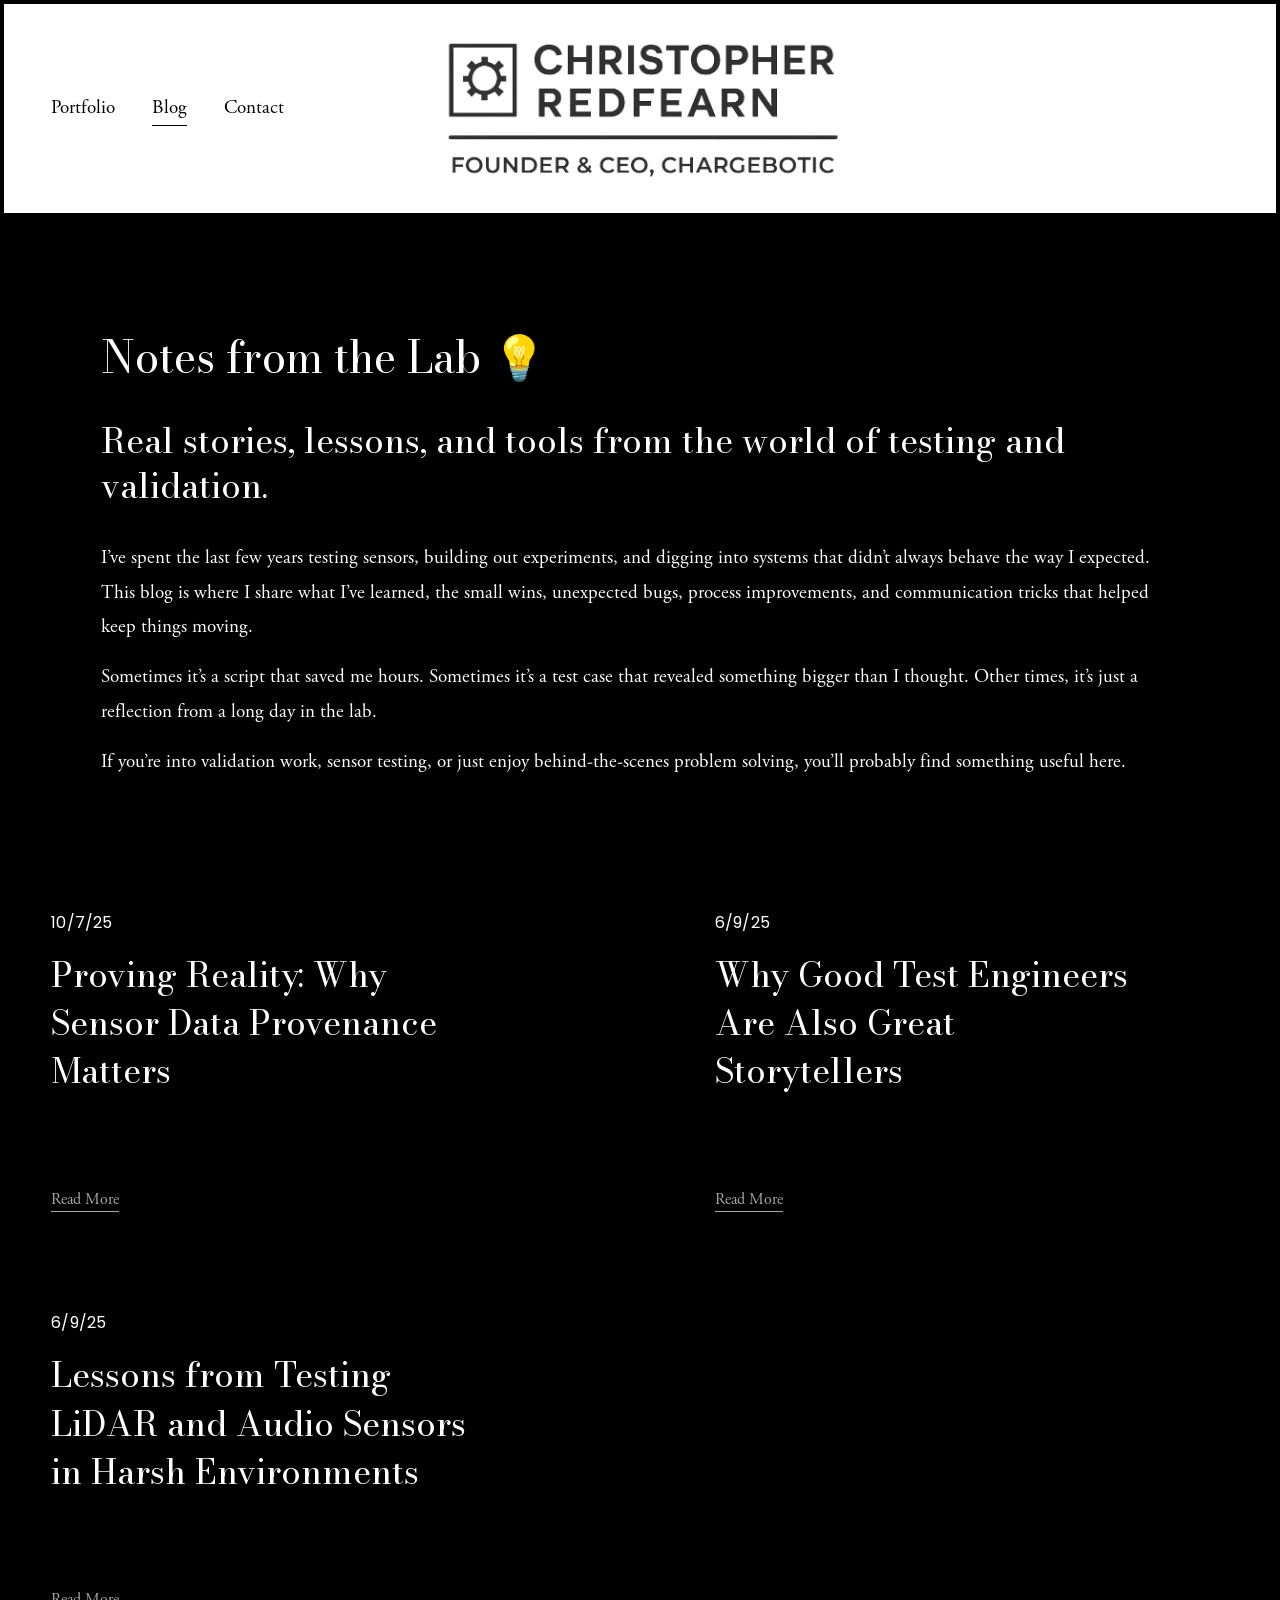
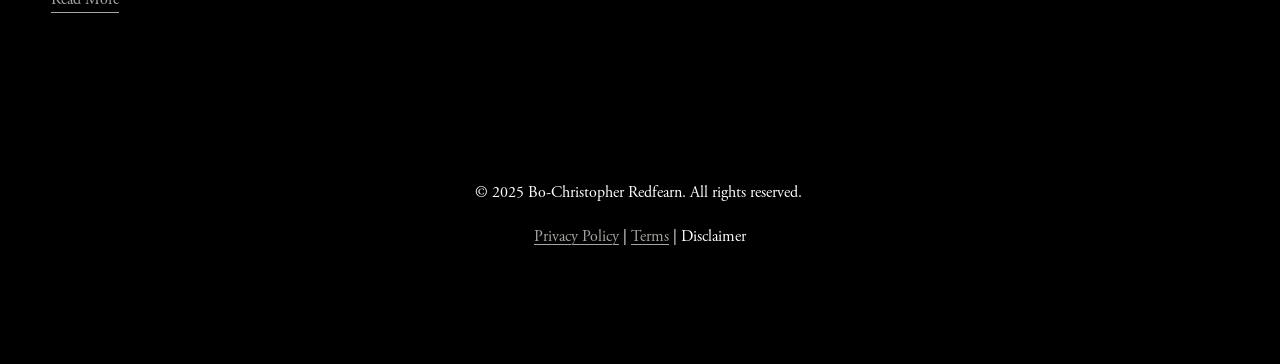
<file: blog/index.html>
<!DOCTYPE html><html xmlns:og="http://opengraphprotocol.org/schema/" xmlns:fb="http://www.facebook.com/2008/fbml" lang="en-US" class="yui3-js-enabled wf-adobegaramondpro-n4-active js flexbox canvas canvastext webgl no-touch hashchange history draganddrop rgba hsla multiplebgs backgroundsize borderimage borderradius boxshadow textshadow opacity cssanimations csscolumns cssgradients cssreflections csstransforms no-csstransforms3d csstransitions video audio svg inlinesvg svgclippaths wf-adobegaramondpro-n7-active wf-adobegaramondpro-i7-active wf-active" style="--header-height: 209.828125px; scroll-behavior: smooth; --header-fixed-top-offset: 209.828125px; scroll-padding-top: 244.391px;"><head>
    <meta http-equiv="X-UA-Compatible" content="IE=edge,chrome=1">
    <meta name="viewport" content="width=device-width, initial-scale=1">
    <!-- This is Squarespace. --><!-- bat-seahorse-wntn -->
<base href="">
<meta charset="utf-8">
<title>Blog | Discover Reliable Sensing Solutions — Christopher Redfearn | Founder &amp; CEO, Chargebotic</title>
<meta http-equiv="Accept-CH" content="Sec-CH-UA-Platform-Version, Sec-CH-UA-Model"><link rel="icon" type="image/x-icon" href="/assets/f6f9150717e1ac7b.ico">
<link rel="canonical" href="/blog">
<meta property="og:site_name" content="Christopher Redfearn | Founder &amp; CEO, Chargebotic">
<meta property="og:title" content="Blog | Discover Reliable Sensing Solutions — Christopher Redfearn | Founder &amp; CEO, Chargebotic">
<meta property="og:url" content="/blog">
<meta property="og:type" content="website">
<meta property="og:description" content="Learn about testing LiDAR and audio sensors in harsh conditions to ensure accuracy and reliability for autonomous systems. Strategies for real-world validation.">
<meta itemprop="name" content="Blog | Discover Reliable Sensing Solutions — Christopher Redfearn | Founder &amp; CEO, Chargebotic">
<meta itemprop="url" content="/blog">
<meta itemprop="description" content="Learn about testing LiDAR and audio sensors in harsh conditions to ensure accuracy and reliability for autonomous systems. Strategies for real-world validation.">
<meta name="twitter:title" content="Blog | Discover Reliable Sensing Solutions — Christopher Redfearn | Founder &amp; CEO, Chargebotic">
<meta name="twitter:url" content="/blog">
<meta name="twitter:card" content="summary">
<meta name="twitter:description" content="Learn about testing LiDAR and audio sensors in harsh conditions to ensure accuracy and reliability for autonomous systems. Strategies for real-world validation.">
<meta name="description" content="Learn about testing LiDAR and audio sensors in harsh conditions to ensure accuracy and reliability for autonomous systems. Strategies for real-world validation.">





<style>@keyframes fonts-loading { 0%, 99% { color: transparent; } } html.wf-loading * { animation: fonts-loading 3s; }</style>

<style data-sqsp-font-ids="6a3126957d426c0f4007ee6c,6a3139e4691a2d058d1a1be6">
/* math */
@font-face {
  font-family: 'Bodoni Moda';
  font-style: italic;
  font-weight: 400;
  font-display: swap;
  src: url('/assets/5d1b0fdc370d5fe9.woff2') format('woff2');
  unicode-range: U+0302-0303, U+0305, U+0307-0308, U+0310, U+0312, U+0315, U+031A, U+0326-0327, U+032C, U+032F-0330, U+0332-0333, U+0338, U+033A, U+0346, U+034D, U+0391-03A1, U+03A3-03A9, U+03B1-03C9, U+03D1, U+03D5-03D6, U+03F0-03F1, U+03F4-03F5, U+2016-2017, U+2034-2038, U+203C, U+2040, U+2043, U+2047, U+2050, U+2057, U+205F, U+2070-2071, U+2074-208E, U+2090-209C, U+20D0-20DC, U+20E1, U+20E5-20EF, U+2100-2112, U+2114-2115, U+2117-2121, U+2123-214F, U+2190, U+2192, U+2194-21AE, U+21B0-21E5, U+21F1-21F2, U+21F4-2211, U+2213-2214, U+2216-22FF, U+2308-230B, U+2310, U+2319, U+231C-2321, U+2336-237A, U+237C, U+2395, U+239B-23B7, U+23D0, U+23DC-23E1, U+2474-2475, U+25AF, U+25B3, U+25B7, U+25BD, U+25C1, U+25CA, U+25CC, U+25FB, U+266D-266F, U+27C0-27FF, U+2900-2AFF, U+2B0E-2B11, U+2B30-2B4C, U+2BFE, U+3030, U+FF5B, U+FF5D, U+1D400-1D7FF, U+1EE00-1EEFF;
}
/* latin-ext */
@font-face {
  font-family: 'Bodoni Moda';
  font-style: italic;
  font-weight: 400;
  font-display: swap;
  src: url('/assets/073b9c43ab031153.woff2') format('woff2');
  unicode-range: U+0100-02BA, U+02BD-02C5, U+02C7-02CC, U+02CE-02D7, U+02DD-02FF, U+0304, U+0308, U+0329, U+1D00-1DBF, U+1E00-1E9F, U+1EF2-1EFF, U+2020, U+20A0-20AB, U+20AD-20C0, U+2113, U+2C60-2C7F, U+A720-A7FF;
}
/* latin */
@font-face {
  font-family: 'Bodoni Moda';
  font-style: italic;
  font-weight: 400;
  font-display: swap;
  src: url('/assets/76e70bf572fa9464.woff2') format('woff2');
  unicode-range: U+0000-00FF, U+0131, U+0152-0153, U+02BB-02BC, U+02C6, U+02DA, U+02DC, U+0304, U+0308, U+0329, U+2000-206F, U+20AC, U+2122, U+2191, U+2193, U+2212, U+2215, U+FEFF, U+FFFD;
}
/* symbols */
@font-face {
  font-family: 'Bodoni Moda';
  font-style: italic;
  font-weight: 400;
  font-display: swap;
  src: url('/assets/608399eb45de8d73.woff2') format('woff2');
  unicode-range: U+0001-000C, U+000E-001F, U+007F-009F, U+20DD-20E0, U+20E2-20E4, U+2150-218F, U+2190, U+2192, U+2194-2199, U+21AF, U+21E6-21F0, U+21F3, U+2218-2219, U+2299, U+22C4-22C6, U+2300-243F, U+2440-244A, U+2460-24FF, U+25A0-27BF, U+2800-28FF, U+2921-2922, U+2981, U+29BF, U+29EB, U+2B00-2BFF, U+4DC0-4DFF, U+FFF9-FFFB, U+10140-1018E, U+10190-1019C, U+101A0, U+101D0-101FD, U+102E0-102FB, U+10E60-10E7E, U+1D2C0-1D2D3, U+1D2E0-1D37F, U+1F000-1F0FF, U+1F100-1F1AD, U+1F1E6-1F1FF, U+1F30D-1F30F, U+1F315, U+1F31C, U+1F31E, U+1F320-1F32C, U+1F336, U+1F378, U+1F37D, U+1F382, U+1F393-1F39F, U+1F3A7-1F3A8, U+1F3AC-1F3AF, U+1F3C2, U+1F3C4-1F3C6, U+1F3CA-1F3CE, U+1F3D4-1F3E0, U+1F3ED, U+1F3F1-1F3F3, U+1F3F5-1F3F7, U+1F408, U+1F415, U+1F41F, U+1F426, U+1F43F, U+1F441-1F442, U+1F444, U+1F446-1F449, U+1F44C-1F44E, U+1F453, U+1F46A, U+1F47D, U+1F4A3, U+1F4B0, U+1F4B3, U+1F4B9, U+1F4BB, U+1F4BF, U+1F4C8-1F4CB, U+1F4D6, U+1F4DA, U+1F4DF, U+1F4E3-1F4E6, U+1F4EA-1F4ED, U+1F4F7, U+1F4F9-1F4FB, U+1F4FD-1F4FE, U+1F503, U+1F507-1F50B, U+1F50D, U+1F512-1F513, U+1F53E-1F54A, U+1F54F-1F5FA, U+1F610, U+1F650-1F67F, U+1F687, U+1F68D, U+1F691, U+1F694, U+1F698, U+1F6AD, U+1F6B2, U+1F6B9-1F6BA, U+1F6BC, U+1F6C6-1F6CF, U+1F6D3-1F6D7, U+1F6E0-1F6EA, U+1F6F0-1F6F3, U+1F6F7-1F6FC, U+1F700-1F7FF, U+1F800-1F80B, U+1F810-1F847, U+1F850-1F859, U+1F860-1F887, U+1F890-1F8AD, U+1F8B0-1F8BB, U+1F8C0-1F8C1, U+1F900-1F90B, U+1F93B, U+1F946, U+1F984, U+1F996, U+1F9E9, U+1FA00-1FA6F, U+1FA70-1FA7C, U+1FA80-1FA89, U+1FA8F-1FAC6, U+1FACE-1FADC, U+1FADF-1FAE9, U+1FAF0-1FAF8, U+1FB00-1FBFF;
}
/* latin-ext */
@font-face {
  font-family: 'Poppins';
  font-style: italic;
  font-weight: 400;
  font-display: swap;
  src: url('/assets/e8e02c8c08f92d77.woff2') format('woff2');
  unicode-range: U+0100-02BA, U+02BD-02C5, U+02C7-02CC, U+02CE-02D7, U+02DD-02FF, U+0304, U+0308, U+0329, U+1D00-1DBF, U+1E00-1E9F, U+1EF2-1EFF, U+2020, U+20A0-20AB, U+20AD-20C0, U+2113, U+2C60-2C7F, U+A720-A7FF;
}
/* latin */
@font-face {
  font-family: 'Poppins';
  font-style: italic;
  font-weight: 400;
  font-display: swap;
  src: url('/assets/d65b8c06118e5c77.woff2') format('woff2');
  unicode-range: U+0000-00FF, U+0131, U+0152-0153, U+02BB-02BC, U+02C6, U+02DA, U+02DC, U+0304, U+0308, U+0329, U+2000-206F, U+20AC, U+2122, U+2191, U+2193, U+2212, U+2215, U+FEFF, U+FFFD;
}
/* devanagari */
@font-face {
  font-family: 'Poppins';
  font-style: italic;
  font-weight: 400;
  font-display: swap;
  src: url('/assets/f319ce36470b2554.woff2') format('woff2');
  unicode-range: U+0900-097F, U+1CD0-1CF9, U+200C-200D, U+20A8, U+20B9, U+20F0, U+25CC, U+A830-A839, U+A8E0-A8FF, U+11B00-11B09;
}
/* latin */
@font-face {
  font-family: 'Poppins';
  font-style: normal;
  font-weight: 700;
  font-display: swap;
  src: url('/assets/738b906443717af4.woff2') format('woff2');
  unicode-range: U+0000-00FF, U+0131, U+0152-0153, U+02BB-02BC, U+02C6, U+02DA, U+02DC, U+0304, U+0308, U+0329, U+2000-206F, U+20AC, U+2122, U+2191, U+2193, U+2212, U+2215, U+FEFF, U+FFFD;
}
/* devanagari */
@font-face {
  font-family: 'Poppins';
  font-style: normal;
  font-weight: 700;
  font-display: swap;
  src: url('/assets/9ff842352d5ff859.woff2') format('woff2');
  unicode-range: U+0900-097F, U+1CD0-1CF9, U+200C-200D, U+20A8, U+20B9, U+20F0, U+25CC, U+A830-A839, U+A8E0-A8FF, U+11B00-11B09;
}
/* latin-ext */
@font-face {
  font-family: 'Poppins';
  font-style: normal;
  font-weight: 700;
  font-display: swap;
  src: url('/assets/d740d3fc0d05905d.woff2') format('woff2');
  unicode-range: U+0100-02BA, U+02BD-02C5, U+02C7-02CC, U+02CE-02D7, U+02DD-02FF, U+0304, U+0308, U+0329, U+1D00-1DBF, U+1E00-1E9F, U+1EF2-1EFF, U+2020, U+20A0-20AB, U+20AD-20C0, U+2113, U+2C60-2C7F, U+A720-A7FF;
}
/* math */
@font-face {
  font-family: 'Bodoni Moda';
  font-style: italic;
  font-weight: 700;
  font-display: swap;
  src: url('/assets/d655c128f980f53b.woff2') format('woff2');
  unicode-range: U+0302-0303, U+0305, U+0307-0308, U+0310, U+0312, U+0315, U+031A, U+0326-0327, U+032C, U+032F-0330, U+0332-0333, U+0338, U+033A, U+0346, U+034D, U+0391-03A1, U+03A3-03A9, U+03B1-03C9, U+03D1, U+03D5-03D6, U+03F0-03F1, U+03F4-03F5, U+2016-2017, U+2034-2038, U+203C, U+2040, U+2043, U+2047, U+2050, U+2057, U+205F, U+2070-2071, U+2074-208E, U+2090-209C, U+20D0-20DC, U+20E1, U+20E5-20EF, U+2100-2112, U+2114-2115, U+2117-2121, U+2123-214F, U+2190, U+2192, U+2194-21AE, U+21B0-21E5, U+21F1-21F2, U+21F4-2211, U+2213-2214, U+2216-22FF, U+2308-230B, U+2310, U+2319, U+231C-2321, U+2336-237A, U+237C, U+2395, U+239B-23B7, U+23D0, U+23DC-23E1, U+2474-2475, U+25AF, U+25B3, U+25B7, U+25BD, U+25C1, U+25CA, U+25CC, U+25FB, U+266D-266F, U+27C0-27FF, U+2900-2AFF, U+2B0E-2B11, U+2B30-2B4C, U+2BFE, U+3030, U+FF5B, U+FF5D, U+1D400-1D7FF, U+1EE00-1EEFF;
}
/* latin-ext */
@font-face {
  font-family: 'Bodoni Moda';
  font-style: italic;
  font-weight: 700;
  font-display: swap;
  src: url('/assets/d22c85ced77075d0.woff2') format('woff2');
  unicode-range: U+0100-02BA, U+02BD-02C5, U+02C7-02CC, U+02CE-02D7, U+02DD-02FF, U+0304, U+0308, U+0329, U+1D00-1DBF, U+1E00-1E9F, U+1EF2-1EFF, U+2020, U+20A0-20AB, U+20AD-20C0, U+2113, U+2C60-2C7F, U+A720-A7FF;
}
/* latin */
@font-face {
  font-family: 'Bodoni Moda';
  font-style: italic;
  font-weight: 700;
  font-display: swap;
  src: url('/assets/7f8d2ffa83fec4c1.woff2') format('woff2');
  unicode-range: U+0000-00FF, U+0131, U+0152-0153, U+02BB-02BC, U+02C6, U+02DA, U+02DC, U+0304, U+0308, U+0329, U+2000-206F, U+20AC, U+2122, U+2191, U+2193, U+2212, U+2215, U+FEFF, U+FFFD;
}
/* symbols */
@font-face {
  font-family: 'Bodoni Moda';
  font-style: italic;
  font-weight: 700;
  font-display: swap;
  src: url('/assets/b480bc3139e97af6.woff2') format('woff2');
  unicode-range: U+0001-000C, U+000E-001F, U+007F-009F, U+20DD-20E0, U+20E2-20E4, U+2150-218F, U+2190, U+2192, U+2194-2199, U+21AF, U+21E6-21F0, U+21F3, U+2218-2219, U+2299, U+22C4-22C6, U+2300-243F, U+2440-244A, U+2460-24FF, U+25A0-27BF, U+2800-28FF, U+2921-2922, U+2981, U+29BF, U+29EB, U+2B00-2BFF, U+4DC0-4DFF, U+FFF9-FFFB, U+10140-1018E, U+10190-1019C, U+101A0, U+101D0-101FD, U+102E0-102FB, U+10E60-10E7E, U+1D2C0-1D2D3, U+1D2E0-1D37F, U+1F000-1F0FF, U+1F100-1F1AD, U+1F1E6-1F1FF, U+1F30D-1F30F, U+1F315, U+1F31C, U+1F31E, U+1F320-1F32C, U+1F336, U+1F378, U+1F37D, U+1F382, U+1F393-1F39F, U+1F3A7-1F3A8, U+1F3AC-1F3AF, U+1F3C2, U+1F3C4-1F3C6, U+1F3CA-1F3CE, U+1F3D4-1F3E0, U+1F3ED, U+1F3F1-1F3F3, U+1F3F5-1F3F7, U+1F408, U+1F415, U+1F41F, U+1F426, U+1F43F, U+1F441-1F442, U+1F444, U+1F446-1F449, U+1F44C-1F44E, U+1F453, U+1F46A, U+1F47D, U+1F4A3, U+1F4B0, U+1F4B3, U+1F4B9, U+1F4BB, U+1F4BF, U+1F4C8-1F4CB, U+1F4D6, U+1F4DA, U+1F4DF, U+1F4E3-1F4E6, U+1F4EA-1F4ED, U+1F4F7, U+1F4F9-1F4FB, U+1F4FD-1F4FE, U+1F503, U+1F507-1F50B, U+1F50D, U+1F512-1F513, U+1F53E-1F54A, U+1F54F-1F5FA, U+1F610, U+1F650-1F67F, U+1F687, U+1F68D, U+1F691, U+1F694, U+1F698, U+1F6AD, U+1F6B2, U+1F6B9-1F6BA, U+1F6BC, U+1F6C6-1F6CF, U+1F6D3-1F6D7, U+1F6E0-1F6EA, U+1F6F0-1F6F3, U+1F6F7-1F6FC, U+1F700-1F7FF, U+1F800-1F80B, U+1F810-1F847, U+1F850-1F859, U+1F860-1F887, U+1F890-1F8AD, U+1F8B0-1F8BB, U+1F8C0-1F8C1, U+1F900-1F90B, U+1F93B, U+1F946, U+1F984, U+1F996, U+1F9E9, U+1FA00-1FA6F, U+1FA70-1FA7C, U+1FA80-1FA89, U+1FA8F-1FAC6, U+1FACE-1FADC, U+1FADF-1FAE9, U+1FAF0-1FAF8, U+1FB00-1FBFF;
}
/* latin-ext */
@font-face {
  font-family: 'Poppins';
  font-style: italic;
  font-weight: 700;
  font-display: swap;
  src: url('/assets/3dbc0a3a10454c5c.woff2') format('woff2');
  unicode-range: U+0100-02BA, U+02BD-02C5, U+02C7-02CC, U+02CE-02D7, U+02DD-02FF, U+0304, U+0308, U+0329, U+1D00-1DBF, U+1E00-1E9F, U+1EF2-1EFF, U+2020, U+20A0-20AB, U+20AD-20C0, U+2113, U+2C60-2C7F, U+A720-A7FF;
}
/* devanagari */
@font-face {
  font-family: 'Poppins';
  font-style: italic;
  font-weight: 700;
  font-display: swap;
  src: url('/assets/5b0dd19e1598408f.woff2') format('woff2');
  unicode-range: U+0900-097F, U+1CD0-1CF9, U+200C-200D, U+20A8, U+20B9, U+20F0, U+25CC, U+A830-A839, U+A8E0-A8FF, U+11B00-11B09;
}
/* latin */
@font-face {
  font-family: 'Poppins';
  font-style: italic;
  font-weight: 700;
  font-display: swap;
  src: url('/assets/35d7309a06e6aeb8.woff2') format('woff2');
  unicode-range: U+0000-00FF, U+0131, U+0152-0153, U+02BB-02BC, U+02C6, U+02DA, U+02DC, U+0304, U+0308, U+0329, U+2000-206F, U+20AC, U+2122, U+2191, U+2193, U+2212, U+2215, U+FEFF, U+FFFD;
}
/* math */
@font-face {
  font-family: 'Bodoni Moda';
  font-style: normal;
  font-weight: 700;
  font-display: swap;
  src: url('/assets/ab58a1b2ef4b4738.woff2') format('woff2');
  unicode-range: U+0302-0303, U+0305, U+0307-0308, U+0310, U+0312, U+0315, U+031A, U+0326-0327, U+032C, U+032F-0330, U+0332-0333, U+0338, U+033A, U+0346, U+034D, U+0391-03A1, U+03A3-03A9, U+03B1-03C9, U+03D1, U+03D5-03D6, U+03F0-03F1, U+03F4-03F5, U+2016-2017, U+2034-2038, U+203C, U+2040, U+2043, U+2047, U+2050, U+2057, U+205F, U+2070-2071, U+2074-208E, U+2090-209C, U+20D0-20DC, U+20E1, U+20E5-20EF, U+2100-2112, U+2114-2115, U+2117-2121, U+2123-214F, U+2190, U+2192, U+2194-21AE, U+21B0-21E5, U+21F1-21F2, U+21F4-2211, U+2213-2214, U+2216-22FF, U+2308-230B, U+2310, U+2319, U+231C-2321, U+2336-237A, U+237C, U+2395, U+239B-23B7, U+23D0, U+23DC-23E1, U+2474-2475, U+25AF, U+25B3, U+25B7, U+25BD, U+25C1, U+25CA, U+25CC, U+25FB, U+266D-266F, U+27C0-27FF, U+2900-2AFF, U+2B0E-2B11, U+2B30-2B4C, U+2BFE, U+3030, U+FF5B, U+FF5D, U+1D400-1D7FF, U+1EE00-1EEFF;
}
/* latin */
@font-face {
  font-family: 'Bodoni Moda';
  font-style: normal;
  font-weight: 700;
  font-display: swap;
  src: url('/assets/f8fa4c29ae0fd043.woff2') format('woff2');
  unicode-range: U+0000-00FF, U+0131, U+0152-0153, U+02BB-02BC, U+02C6, U+02DA, U+02DC, U+0304, U+0308, U+0329, U+2000-206F, U+20AC, U+2122, U+2191, U+2193, U+2212, U+2215, U+FEFF, U+FFFD;
}
/* symbols */
@font-face {
  font-family: 'Bodoni Moda';
  font-style: normal;
  font-weight: 700;
  font-display: swap;
  src: url('/assets/dbddb34c991b50cf.woff2') format('woff2');
  unicode-range: U+0001-000C, U+000E-001F, U+007F-009F, U+20DD-20E0, U+20E2-20E4, U+2150-218F, U+2190, U+2192, U+2194-2199, U+21AF, U+21E6-21F0, U+21F3, U+2218-2219, U+2299, U+22C4-22C6, U+2300-243F, U+2440-244A, U+2460-24FF, U+25A0-27BF, U+2800-28FF, U+2921-2922, U+2981, U+29BF, U+29EB, U+2B00-2BFF, U+4DC0-4DFF, U+FFF9-FFFB, U+10140-1018E, U+10190-1019C, U+101A0, U+101D0-101FD, U+102E0-102FB, U+10E60-10E7E, U+1D2C0-1D2D3, U+1D2E0-1D37F, U+1F000-1F0FF, U+1F100-1F1AD, U+1F1E6-1F1FF, U+1F30D-1F30F, U+1F315, U+1F31C, U+1F31E, U+1F320-1F32C, U+1F336, U+1F378, U+1F37D, U+1F382, U+1F393-1F39F, U+1F3A7-1F3A8, U+1F3AC-1F3AF, U+1F3C2, U+1F3C4-1F3C6, U+1F3CA-1F3CE, U+1F3D4-1F3E0, U+1F3ED, U+1F3F1-1F3F3, U+1F3F5-1F3F7, U+1F408, U+1F415, U+1F41F, U+1F426, U+1F43F, U+1F441-1F442, U+1F444, U+1F446-1F449, U+1F44C-1F44E, U+1F453, U+1F46A, U+1F47D, U+1F4A3, U+1F4B0, U+1F4B3, U+1F4B9, U+1F4BB, U+1F4BF, U+1F4C8-1F4CB, U+1F4D6, U+1F4DA, U+1F4DF, U+1F4E3-1F4E6, U+1F4EA-1F4ED, U+1F4F7, U+1F4F9-1F4FB, U+1F4FD-1F4FE, U+1F503, U+1F507-1F50B, U+1F50D, U+1F512-1F513, U+1F53E-1F54A, U+1F54F-1F5FA, U+1F610, U+1F650-1F67F, U+1F687, U+1F68D, U+1F691, U+1F694, U+1F698, U+1F6AD, U+1F6B2, U+1F6B9-1F6BA, U+1F6BC, U+1F6C6-1F6CF, U+1F6D3-1F6D7, U+1F6E0-1F6EA, U+1F6F0-1F6F3, U+1F6F7-1F6FC, U+1F700-1F7FF, U+1F800-1F80B, U+1F810-1F847, U+1F850-1F859, U+1F860-1F887, U+1F890-1F8AD, U+1F8B0-1F8BB, U+1F8C0-1F8C1, U+1F900-1F90B, U+1F93B, U+1F946, U+1F984, U+1F996, U+1F9E9, U+1FA00-1FA6F, U+1FA70-1FA7C, U+1FA80-1FA89, U+1FA8F-1FAC6, U+1FACE-1FADC, U+1FADF-1FAE9, U+1FAF0-1FAF8, U+1FB00-1FBFF;
}
/* latin-ext */
@font-face {
  font-family: 'Bodoni Moda';
  font-style: normal;
  font-weight: 700;
  font-display: swap;
  src: url('/assets/7aa6e1bb97c9e32d.woff2') format('woff2');
  unicode-range: U+0100-02BA, U+02BD-02C5, U+02C7-02CC, U+02CE-02D7, U+02DD-02FF, U+0304, U+0308, U+0329, U+1D00-1DBF, U+1E00-1E9F, U+1EF2-1EFF, U+2020, U+20A0-20AB, U+20AD-20C0, U+2113, U+2C60-2C7F, U+A720-A7FF;
}
/* latin-ext */
@font-face {
  font-family: 'Poppins';
  font-style: normal;
  font-weight: 400;
  font-display: swap;
  src: url('/assets/48ab9aa71536a532.woff2') format('woff2');
  unicode-range: U+0100-02BA, U+02BD-02C5, U+02C7-02CC, U+02CE-02D7, U+02DD-02FF, U+0304, U+0308, U+0329, U+1D00-1DBF, U+1E00-1E9F, U+1EF2-1EFF, U+2020, U+20A0-20AB, U+20AD-20C0, U+2113, U+2C60-2C7F, U+A720-A7FF;
}
/* latin */
@font-face {
  font-family: 'Poppins';
  font-style: normal;
  font-weight: 400;
  font-display: swap;
  src: url('/assets/cb70f0a787af69e8.woff2') format('woff2');
  unicode-range: U+0000-00FF, U+0131, U+0152-0153, U+02BB-02BC, U+02C6, U+02DA, U+02DC, U+0304, U+0308, U+0329, U+2000-206F, U+20AC, U+2122, U+2191, U+2193, U+2212, U+2215, U+FEFF, U+FFFD;
}
/* devanagari */
@font-face {
  font-family: 'Poppins';
  font-style: normal;
  font-weight: 400;
  font-display: swap;
  src: url('/assets/204bab0e71f51d97.woff2') format('woff2');
  unicode-range: U+0900-097F, U+1CD0-1CF9, U+200C-200D, U+20A8, U+20B9, U+20F0, U+25CC, U+A830-A839, U+A8E0-A8FF, U+11B00-11B09;
}
/* latin */
@font-face {
  font-family: 'Bodoni Moda';
  font-style: normal;
  font-weight: 400;
  font-display: swap;
  src: url('/assets/578d3974a5f9892a.woff2') format('woff2');
  unicode-range: U+0000-00FF, U+0131, U+0152-0153, U+02BB-02BC, U+02C6, U+02DA, U+02DC, U+0304, U+0308, U+0329, U+2000-206F, U+20AC, U+2122, U+2191, U+2193, U+2212, U+2215, U+FEFF, U+FFFD;
}
/* latin-ext */
@font-face {
  font-family: 'Bodoni Moda';
  font-style: normal;
  font-weight: 400;
  font-display: swap;
  src: url('/assets/acab89b6caafd4e6.woff2') format('woff2');
  unicode-range: U+0100-02BA, U+02BD-02C5, U+02C7-02CC, U+02CE-02D7, U+02DD-02FF, U+0304, U+0308, U+0329, U+1D00-1DBF, U+1E00-1E9F, U+1EF2-1EFF, U+2020, U+20A0-20AB, U+20AD-20C0, U+2113, U+2C60-2C7F, U+A720-A7FF;
}
/* symbols */
@font-face {
  font-family: 'Bodoni Moda';
  font-style: normal;
  font-weight: 400;
  font-display: swap;
  src: url('/assets/5623e8b5ea9bf6d5.woff2') format('woff2');
  unicode-range: U+0001-000C, U+000E-001F, U+007F-009F, U+20DD-20E0, U+20E2-20E4, U+2150-218F, U+2190, U+2192, U+2194-2199, U+21AF, U+21E6-21F0, U+21F3, U+2218-2219, U+2299, U+22C4-22C6, U+2300-243F, U+2440-244A, U+2460-24FF, U+25A0-27BF, U+2800-28FF, U+2921-2922, U+2981, U+29BF, U+29EB, U+2B00-2BFF, U+4DC0-4DFF, U+FFF9-FFFB, U+10140-1018E, U+10190-1019C, U+101A0, U+101D0-101FD, U+102E0-102FB, U+10E60-10E7E, U+1D2C0-1D2D3, U+1D2E0-1D37F, U+1F000-1F0FF, U+1F100-1F1AD, U+1F1E6-1F1FF, U+1F30D-1F30F, U+1F315, U+1F31C, U+1F31E, U+1F320-1F32C, U+1F336, U+1F378, U+1F37D, U+1F382, U+1F393-1F39F, U+1F3A7-1F3A8, U+1F3AC-1F3AF, U+1F3C2, U+1F3C4-1F3C6, U+1F3CA-1F3CE, U+1F3D4-1F3E0, U+1F3ED, U+1F3F1-1F3F3, U+1F3F5-1F3F7, U+1F408, U+1F415, U+1F41F, U+1F426, U+1F43F, U+1F441-1F442, U+1F444, U+1F446-1F449, U+1F44C-1F44E, U+1F453, U+1F46A, U+1F47D, U+1F4A3, U+1F4B0, U+1F4B3, U+1F4B9, U+1F4BB, U+1F4BF, U+1F4C8-1F4CB, U+1F4D6, U+1F4DA, U+1F4DF, U+1F4E3-1F4E6, U+1F4EA-1F4ED, U+1F4F7, U+1F4F9-1F4FB, U+1F4FD-1F4FE, U+1F503, U+1F507-1F50B, U+1F50D, U+1F512-1F513, U+1F53E-1F54A, U+1F54F-1F5FA, U+1F610, U+1F650-1F67F, U+1F687, U+1F68D, U+1F691, U+1F694, U+1F698, U+1F6AD, U+1F6B2, U+1F6B9-1F6BA, U+1F6BC, U+1F6C6-1F6CF, U+1F6D3-1F6D7, U+1F6E0-1F6EA, U+1F6F0-1F6F3, U+1F6F7-1F6FC, U+1F700-1F7FF, U+1F800-1F80B, U+1F810-1F847, U+1F850-1F859, U+1F860-1F887, U+1F890-1F8AD, U+1F8B0-1F8BB, U+1F8C0-1F8C1, U+1F900-1F90B, U+1F93B, U+1F946, U+1F984, U+1F996, U+1F9E9, U+1FA00-1FA6F, U+1FA70-1FA7C, U+1FA80-1FA89, U+1FA8F-1FAC6, U+1FACE-1FADC, U+1FADF-1FAE9, U+1FAF0-1FAF8, U+1FB00-1FBFF;
}
/* math */
@font-face {
  font-family: 'Bodoni Moda';
  font-style: normal;
  font-weight: 400;
  font-display: swap;
  src: url('/assets/b57daa9d560f2320.woff2') format('woff2');
  unicode-range: U+0302-0303, U+0305, U+0307-0308, U+0310, U+0312, U+0315, U+031A, U+0326-0327, U+032C, U+032F-0330, U+0332-0333, U+0338, U+033A, U+0346, U+034D, U+0391-03A1, U+03A3-03A9, U+03B1-03C9, U+03D1, U+03D5-03D6, U+03F0-03F1, U+03F4-03F5, U+2016-2017, U+2034-2038, U+203C, U+2040, U+2043, U+2047, U+2050, U+2057, U+205F, U+2070-2071, U+2074-208E, U+2090-209C, U+20D0-20DC, U+20E1, U+20E5-20EF, U+2100-2112, U+2114-2115, U+2117-2121, U+2123-214F, U+2190, U+2192, U+2194-21AE, U+21B0-21E5, U+21F1-21F2, U+21F4-2211, U+2213-2214, U+2216-22FF, U+2308-230B, U+2310, U+2319, U+231C-2321, U+2336-237A, U+237C, U+2395, U+239B-23B7, U+23D0, U+23DC-23E1, U+2474-2475, U+25AF, U+25B3, U+25B7, U+25BD, U+25C1, U+25CA, U+25CC, U+25FB, U+266D-266F, U+27C0-27FF, U+2900-2AFF, U+2B0E-2B11, U+2B30-2B4C, U+2BFE, U+3030, U+FF5B, U+FF5D, U+1D400-1D7FF, U+1EE00-1EEFF;
}
</style>
<style type="text/css">@font-face{font-family:adobe-garamond-pro;src:url(/assets/c4b62acb965b9e2c) format("woff2"),url(/assets/ec1360e70e63f6dd) format("woff"),url(/assets/4b588d757da30f3c) format("opentype");font-weight:400;font-style:normal;font-stretch:normal;font-display:auto;}@font-face{font-family:adobe-garamond-pro;src:url(/assets/14ee299bc5087a7f) format("woff2"),url(/assets/7a5089219b4e0c14) format("woff"),url(/assets/976bc23a95b8754f) format("opentype");font-weight:700;font-style:normal;font-stretch:normal;font-display:auto;}@font-face{font-family:adobe-garamond-pro;src:url(/assets/dca25975e44f5cd6) format("woff2"),url(/assets/3656a9627a049fdf) format("woff"),url(/assets/85f8dbf6e62008dc) format("opentype");font-weight:700;font-style:italic;font-stretch:normal;font-display:auto;}</style>










<link rel="stylesheet" type="text/css" href="/assets/1eb7edab15a80676.css"><link rel="stylesheet" type="text/css" href="/assets/004bae5a09a79b7e.css"><link rel="stylesheet" type="text/css" href="/assets/e372e060c0f0f974.css">
<link rel="stylesheet" type="text/css" href="/assets/03846e5f5dfdb9d9.css"><link rel="stylesheet" type="text/css" href="/assets/c973a94fb0a87ce4.css">
<!-- End of Squarespace Headers -->
  <link rel="stylesheet" type="text/css" href="/assets/9c52f5084fde2f22.css"><link rel="stylesheet" type="text/css" href="/assets/0c8f3b425444e690.css"></head>

  <body id="collection-6822e4a40c4831114055b0f3" class="primary-button-style-solid primary-button-shape-square secondary-button-style-solid secondary-button-shape-square tertiary-button-style-solid tertiary-button-shape-square form-field-style-solid form-field-shape-square form-field-border-all form-field-hover-focus-outline form-field-checkbox-type-icon form-field-checkbox-fill-solid form-field-checkbox-color-inverted form-field-checkbox-shape-square form-field-checkbox-layout-stack form-field-radio-type-icon form-field-radio-fill-solid form-field-radio-color-normal form-field-radio-shape-pill form-field-radio-layout-stack form-field-survey-fill-solid form-field-survey-color-normal form-field-survey-shape-pill form-submit-button-style-label tweak-global-animations-animation-type-none tweak-global-animations-animation-curve-ease image-block-poster-text-alignment-left image-block-card-content-position-center image-block-card-text-alignment-left image-block-overlap-content-position-center image-block-overlap-text-alignment-left image-block-collage-content-position-center image-block-collage-text-alignment-left image-block-stack-text-alignment-left tweak-blog-alternating-side-by-side-width-full tweak-blog-alternating-side-by-side-image-aspect-ratio-11-square tweak-blog-alternating-side-by-side-text-alignment-left tweak-blog-alternating-side-by-side-read-more-style-show tweak-blog-alternating-side-by-side-image-text-alignment-middle tweak-blog-alternating-side-by-side-delimiter-bullet tweak-blog-alternating-side-by-side-meta-position-top tweak-blog-alternating-side-by-side-primary-meta-categories tweak-blog-alternating-side-by-side-secondary-meta-date tweak-blog-alternating-side-by-side-excerpt-show form-use-theme-colors tweak-global-animations-complexity-level-detailed tweak-global-animations-animation-style-fade tweak-blog-masonry-width-inset tweak-blog-masonry-text-alignment-left tweak-blog-masonry-primary-meta-categories tweak-blog-masonry-secondary-meta-date tweak-blog-masonry-meta-position-top tweak-blog-masonry-read-more-style-show tweak-blog-masonry-delimiter-space tweak-blog-masonry-image-placement-above tweak-blog-masonry-excerpt-show tweak-portfolio-grid-overlay-width-full tweak-portfolio-grid-overlay-height-large tweak-portfolio-grid-overlay-image-aspect-ratio-11-square tweak-portfolio-grid-overlay-text-placement-center tweak-portfolio-grid-overlay-show-text-after-hover tweak-blog-single-column-width-inset tweak-blog-single-column-text-alignment-center tweak-blog-single-column-image-placement-above tweak-blog-single-column-delimiter-bullet tweak-blog-single-column-read-more-style-show tweak-blog-single-column-primary-meta-categories tweak-blog-single-column-secondary-meta-date tweak-blog-single-column-meta-position-top tweak-blog-single-column-content-full-post header-width-full  tweak-fixed-header tweak-fixed-header-style-basic tweak-blog-item-width-medium tweak-blog-item-text-alignment-left tweak-blog-item-meta-position-above-title tweak-blog-item-show-categories tweak-blog-item-show-date tweak-blog-item-show-author-name tweak-blog-item-show-author-profile tweak-blog-item-delimiter-bullet tweak-blog-side-by-side-width-inset tweak-blog-side-by-side-image-placement-left tweak-blog-side-by-side-image-aspect-ratio-11-square tweak-blog-side-by-side-primary-meta-categories tweak-blog-side-by-side-secondary-meta-date tweak-blog-side-by-side-meta-position-top tweak-blog-side-by-side-text-alignment-left tweak-blog-side-by-side-image-text-alignment-middle tweak-blog-side-by-side-read-more-style-show tweak-blog-side-by-side-delimiter-bullet tweak-blog-side-by-side-excerpt-show tweak-events-stacked-width-full tweak-events-stacked-height-large tweak-events-stacked-show-thumbnails tweak-events-stacked-thumbnail-size-32-standard tweak-events-stacked-date-style-with-text tweak-events-stacked-show-time tweak-events-stacked-show-location tweak-events-stacked-show-excerpt tweak-blog-basic-grid-width-full tweak-blog-basic-grid-image-aspect-ratio-32-standard tweak-blog-basic-grid-text-alignment-left tweak-blog-basic-grid-delimiter-bullet tweak-blog-basic-grid-image-placement-above tweak-blog-basic-grid-read-more-style-show tweak-blog-basic-grid-primary-meta-categories tweak-blog-basic-grid-secondary-meta-date tweak-blog-basic-grid-excerpt-show tweak-portfolio-grid-basic-width-full tweak-portfolio-grid-basic-height-small tweak-portfolio-grid-basic-image-aspect-ratio-11-square tweak-portfolio-grid-basic-text-alignment-left tweak-portfolio-grid-basic-hover-effect-fade header-overlay-alignment-center tweak-portfolio-index-background-link-format-stacked tweak-portfolio-index-background-width-full tweak-portfolio-index-background-height-large tweak-portfolio-index-background-vertical-alignment-middle tweak-portfolio-index-background-horizontal-alignment-center tweak-portfolio-index-background-delimiter-none tweak-portfolio-index-background-animation-type-fade tweak-portfolio-index-background-animation-duration-medium tweak-portfolio-hover-follow-layout-inline tweak-portfolio-hover-follow-delimiter-forward-slash tweak-portfolio-hover-follow-animation-type-fade tweak-portfolio-hover-follow-animation-duration-medium tweak-portfolio-hover-static-layout-stacked tweak-portfolio-hover-static-delimiter-forward-slash tweak-portfolio-hover-static-animation-type-scale-up tweak-portfolio-hover-static-animation-duration-medium hide-opentable-icons opentable-style-dark tweak-product-quick-view-button-style-floating tweak-product-quick-view-button-position-bottom tweak-product-quick-view-lightbox-excerpt-display-truncate tweak-product-quick-view-lightbox-show-arrows tweak-product-quick-view-lightbox-show-close-button tweak-product-quick-view-lightbox-controls-weight-light native-currency-code-usd collection-6822e4a40c4831114055b0f3 collection-layout-default collection-type-blog-basic-grid view-list mobile-style-available sqs-seven-one
      
        
          
        
      
     seven-one-global-animations" tabindex="-1" data-animation-state="booted">
    <div id="siteWrapper" class="clearfix site-wrapper">
      
        <div id="floatingCart" class="floating-cart hidden">
          
        </div>
      

      












  <header data-test="header" id="header" class="header theme-col--primary" data-section-theme="" data-controller="Header" data-current-styles="{
&quot;layout&quot;: &quot;brandingCenter&quot;,
&quot;action&quot;: {
&quot;buttonText&quot;: &quot;Get Started&quot;,
&quot;newWindow&quot;: false
},
&quot;showSocial&quot;: false,
&quot;socialOptions&quot;: {
&quot;socialBorderShape&quot;: &quot;none&quot;,
&quot;socialBorderStyle&quot;: &quot;outline&quot;,
&quot;socialBorderThickness&quot;: {
&quot;unit&quot;: &quot;px&quot;,
&quot;value&quot;: 1.0
}
},
&quot;menuOverlayAnimation&quot;: &quot;fade&quot;,
&quot;cartStyle&quot;: &quot;cart&quot;,
&quot;cartText&quot;: &quot;Cart&quot;,
&quot;showEmptyCartState&quot;: true,
&quot;cartOptions&quot;: {
&quot;iconType&quot;: &quot;solid-7&quot;,
&quot;cartBorderShape&quot;: &quot;none&quot;,
&quot;cartBorderStyle&quot;: &quot;outline&quot;,
&quot;cartBorderThickness&quot;: {
&quot;unit&quot;: &quot;px&quot;,
&quot;value&quot;: 1.0
}
},
&quot;showButton&quot;: false,
&quot;showCart&quot;: false,
&quot;showAccountLogin&quot;: false,
&quot;headerStyle&quot;: &quot;solid&quot;,
&quot;languagePicker&quot;: {
&quot;enabled&quot;: false,
&quot;iconEnabled&quot;: false,
&quot;iconType&quot;: &quot;globe&quot;,
&quot;flagShape&quot;: &quot;shiny&quot;,
&quot;languageFlags&quot;: [ ]
},
&quot;iconOptions&quot;: {
&quot;desktopDropdownIconOptions&quot;: {
&quot;size&quot;: {
&quot;unit&quot;: &quot;em&quot;,
&quot;value&quot;: 1.0
},
&quot;iconSpacing&quot;: {
&quot;unit&quot;: &quot;em&quot;,
&quot;value&quot;: 0.35
},
&quot;strokeWidth&quot;: {
&quot;unit&quot;: &quot;px&quot;,
&quot;value&quot;: 1.0
},
&quot;endcapType&quot;: &quot;square&quot;,
&quot;folderDropdownIcon&quot;: &quot;none&quot;,
&quot;languagePickerIcon&quot;: &quot;openArrowHead&quot;
},
&quot;mobileDropdownIconOptions&quot;: {
&quot;size&quot;: {
&quot;unit&quot;: &quot;em&quot;,
&quot;value&quot;: 1.0
},
&quot;iconSpacing&quot;: {
&quot;unit&quot;: &quot;em&quot;,
&quot;value&quot;: 0.15
},
&quot;strokeWidth&quot;: {
&quot;unit&quot;: &quot;px&quot;,
&quot;value&quot;: 0.5
},
&quot;endcapType&quot;: &quot;square&quot;,
&quot;folderDropdownIcon&quot;: &quot;openArrowHead&quot;,
&quot;languagePickerIcon&quot;: &quot;openArrowHead&quot;
}
},
&quot;mobileOptions&quot;: {
&quot;layout&quot;: &quot;logoLeftNavRight&quot;,
&quot;menuIconOptions&quot;: {
&quot;style&quot;: &quot;plus&quot;,
&quot;thickness&quot;: {
&quot;unit&quot;: &quot;px&quot;,
&quot;value&quot;: 3.0
}
}
},
&quot;solidOptions&quot;: {
&quot;headerOpacity&quot;: {
&quot;unit&quot;: &quot;%&quot;,
&quot;value&quot;: 100.0
},
&quot;blurBackground&quot;: {
&quot;enabled&quot;: false,
&quot;blurRadius&quot;: {
&quot;unit&quot;: &quot;px&quot;,
&quot;value&quot;: 12.0
}
},
&quot;backgroundColor&quot;: {
&quot;type&quot;: &quot;SITE_PALETTE_COLOR&quot;,
&quot;sitePaletteColor&quot;: {
&quot;colorName&quot;: &quot;white&quot;,
&quot;alphaModifier&quot;: 1.0
}
},
&quot;navigationColor&quot;: {
&quot;type&quot;: &quot;SITE_PALETTE_COLOR&quot;,
&quot;sitePaletteColor&quot;: {
&quot;colorName&quot;: &quot;black&quot;,
&quot;alphaModifier&quot;: 1.0
}
}
},
&quot;gradientOptions&quot;: {
&quot;gradientType&quot;: &quot;faded&quot;,
&quot;headerOpacity&quot;: {
&quot;unit&quot;: &quot;%&quot;,
&quot;value&quot;: 90.0
},
&quot;blurBackground&quot;: {
&quot;enabled&quot;: false,
&quot;blurRadius&quot;: {
&quot;unit&quot;: &quot;px&quot;,
&quot;value&quot;: 12.0
}
},
&quot;backgroundColor&quot;: {
&quot;type&quot;: &quot;SITE_PALETTE_COLOR&quot;,
&quot;sitePaletteColor&quot;: {
&quot;colorName&quot;: &quot;white&quot;,
&quot;alphaModifier&quot;: 1.0
}
},
&quot;navigationColor&quot;: {
&quot;type&quot;: &quot;SITE_PALETTE_COLOR&quot;,
&quot;sitePaletteColor&quot;: {
&quot;colorName&quot;: &quot;black&quot;,
&quot;alphaModifier&quot;: 1.0
}
}
},
&quot;dropShadowOptions&quot;: {
&quot;enabled&quot;: true,
&quot;blur&quot;: {
&quot;unit&quot;: &quot;px&quot;,
&quot;value&quot;: 12.0
},
&quot;spread&quot;: {
&quot;unit&quot;: &quot;px&quot;,
&quot;value&quot;: 0.0
},
&quot;distance&quot;: {
&quot;unit&quot;: &quot;px&quot;,
&quot;value&quot;: 13.0
}
},
&quot;borderOptions&quot;: {
&quot;enabled&quot;: true,
&quot;position&quot;: &quot;allSides&quot;,
&quot;thickness&quot;: {
&quot;unit&quot;: &quot;px&quot;,
&quot;value&quot;: 4.0
},
&quot;color&quot;: {
&quot;type&quot;: &quot;SITE_PALETTE_COLOR&quot;,
&quot;sitePaletteColor&quot;: {
&quot;colorName&quot;: &quot;black&quot;,
&quot;alphaModifier&quot;: 1.0
}
}
},
&quot;showPromotedElement&quot;: false,
&quot;buttonVariant&quot;: &quot;primary&quot;,
&quot;blurBackground&quot;: {
&quot;enabled&quot;: false,
&quot;blurRadius&quot;: {
&quot;unit&quot;: &quot;px&quot;,
&quot;value&quot;: 12.0
}
},
&quot;headerOpacity&quot;: {
&quot;unit&quot;: &quot;%&quot;,
&quot;value&quot;: 100.0
}
}" data-section-id="header" data-header-style="solid" data-language-picker="{
&quot;enabled&quot;: false,
&quot;iconEnabled&quot;: false,
&quot;iconType&quot;: &quot;globe&quot;,
&quot;flagShape&quot;: &quot;shiny&quot;,
&quot;languageFlags&quot;: [ ]
}" data-first-focusable-element="" tabindex="-1" style="
      
      
        --headerBorderColor: hsla(var(--black-hsl), 1);
      
      
        --solidHeaderBackgroundColor: hsla(var(--white-hsl), 1);
      
      
        --solidHeaderNavigationColor: hsla(var(--black-hsl), 1);
      
      
        --gradientHeaderBackgroundColor: hsla(var(--white-hsl), 1);
      
      
        --gradientHeaderNavigationColor: hsla(var(--black-hsl), 1);
      
    " data-controllers-bound="Header">
    <svg style="display:none" viewBox="0 0 22 22" xmlns="http://www.w3.org/2000/svg">
  <symbol id="circle">
    <path d="M11.5 17C14.5376 17 17 14.5376 17 11.5C17 8.46243 14.5376 6 11.5 6C8.46243 6 6 8.46243 6 11.5C6 14.5376 8.46243 17 11.5 17Z" fill="none"></path>
  </symbol>

  <symbol id="circleFilled">
    <path d="M11.5 17C14.5376 17 17 14.5376 17 11.5C17 8.46243 14.5376 6 11.5 6C8.46243 6 6 8.46243 6 11.5C6 14.5376 8.46243 17 11.5 17Z"></path>
  </symbol>

  <symbol id="dash">
    <path d="M11 11H19H3"></path>
  </symbol>

  <symbol id="squareFilled">
    <rect x="6" y="6" width="11" height="11"></rect>
  </symbol>

  <symbol id="square">
    <rect x="7" y="7" width="9" height="9" fill="none" stroke="inherit"></rect>
  </symbol>
  
  <symbol id="plus">
    <path d="M11 3V19"></path>
    <path d="M19 11L3 11"></path>
  </symbol>
  
  <symbol id="closedArrow">
    <path d="M11 11V2M11 18.1797L17 11.1477L5 11.1477L11 18.1797Z" fill="none"></path>
  </symbol>
  
  <symbol id="closedArrowFilled">
    <path d="M11 11L11 2" stroke="inherit" fill="none"></path>
    <path fill-rule="evenodd" clip-rule="evenodd" d="M2.74695 9.38428L19.038 9.38428L10.8925 19.0846L2.74695 9.38428Z" stroke-width="1"></path>
  </symbol>
  
  <symbol id="closedArrowHead" viewBox="0 0 22 22" xmlns="http://www.w3.org/2000/symbol">
    <path d="M18 7L11 15L4 7L18 7Z" fill="none" stroke="inherit"></path>
  </symbol>
  
  
  <symbol id="closedArrowHeadFilled" viewBox="0 0 22 22" xmlns="http://www.w3.org/2000/symbol">
    <path d="M18.875 6.5L11 15.5L3.125 6.5L18.875 6.5Z"></path>
  </symbol>
  
  <symbol id="openArrow">
    <path d="M11 18.3591L11 3" stroke="inherit" fill="none"></path>
    <path d="M18 11.5L11 18.5L4 11.5" stroke="inherit" fill="none"></path>
  </symbol>
  
  <symbol id="openArrowHead">
    <path d="M18 7L11 14L4 7" fill="none"></path>
  </symbol>

  <symbol id="pinchedArrow">
    <path d="M11 17.3591L11 2" fill="none"></path>
    <path d="M2 11C5.85455 12.2308 8.81818 14.9038 11 18C13.1818 14.8269 16.1455 12.1538 20 11" fill="none"></path>
  </symbol>

  <symbol id="pinchedArrowFilled">
    <path d="M11.05 10.4894C7.04096 8.73759 1.05005 8 1.05005 8C6.20459 11.3191 9.41368 14.1773 11.05 21C12.6864 14.0851 15.8955 11.227 21.05 8C21.05 8 15.0591 8.73759 11.05 10.4894Z" stroke-width="1"></path>
    <path d="M11 11L11 1" fill="none"></path>
  </symbol>

  <symbol id="pinchedArrowHead">
    <path d="M2 7.24091C5.85455 8.40454 8.81818 10.9318 11 13.8591C13.1818 10.8591 16.1455 8.33181 20 7.24091" fill="none"></path>
  </symbol>
  
  <symbol id="pinchedArrowHeadFilled">
    <path d="M11.05 7.1591C7.04096 5.60456 1.05005 4.95001 1.05005 4.95001C6.20459 7.89547 9.41368 10.4318 11.05 16.4864C12.6864 10.35 15.8955 7.81365 21.05 4.95001C21.05 4.95001 15.0591 5.60456 11.05 7.1591Z"></path>
  </symbol>

</svg>
    
<div class="sqs-announcement-bar-dropzone"></div>

    <div class="header-announcement-bar-wrapper">
      
      <a href="#page" class="header-skip-link sqs-button-element--primary">
        Skip to Content
      </a>
      


<style>
    @supports (-webkit-backdrop-filter: none) or (backdrop-filter: none) {
        .header-blur-background {
            
                -webkit-backdrop-filter: blur(12px);
                backdrop-filter: blur(12px);
            
            
        }
    }
</style>
      <div class="header-border" data-header-style="solid" data-header-border="true" data-test="header-border" style="


  
    border-width: 4px !important;
  



"></div>
      <div class="header-dropshadow" data-header-style="solid" data-header-dropshadow="true" data-test="header-dropshadow" style="
  box-shadow: 0px 13px 12px 0px;
"></div>
      
      
        <div>
          <div class="header-background-solid" data-header-style="solid" data-test="header-background-solid" style="opacity: calc(100 * .01)"></div>
        </div>
      

      <div class="header-inner container--fluid
        
        
        
         header-mobile-layout-logo-left-nav-right
        
        
        
        
        
        
        
        
        
         header-layout-branding-center
        
        
        
        
        
        " data-test="header-inner">
        <!-- Background -->
        <div class="header-background theme-bg--primary"></div>

        <div class="header-display-desktop" data-content-field="site-title">
          

          

          

          

          

          
          
            
            <!-- Social -->
            
          
            
            <!-- Title and nav wrapper -->
            <div class="header-title-nav-wrapper">
              

              

              
                
                <!-- Nav -->
                <div class="header-nav">
                  <div class="header-nav-wrapper">
                    <nav class="header-nav-list">
                      


  
    <div class="header-nav-item header-nav-item--collection">
      <a href="/" data-animation-role="header-element">
        Portfolio
      </a>
    </div>
  
  
  


  
    <div class="header-nav-item header-nav-item--collection header-nav-item--active">
      <a href="/blog" data-animation-role="header-element" aria-current="page">
        Blog
      </a>
    </div>
  
  
  


  
    <div class="header-nav-item header-nav-item--collection">
      <a href="/contact" data-animation-role="header-element">
        Contact
      </a>
    </div>
  
  
  



                    </nav>
                  </div>
                </div>
              
                
                <!-- Title -->
                
                  <div class="
                      header-title
                      
                    " data-animation-role="header-element">
                    
                      <div class="header-title-logo">
                        <a href="/" data-animation-role="header-element">
                        
<img elementtiming="nbf-header-logo-desktop" src="/assets/logo-founder.png" alt="Christopher Redfearn | Founder &amp; CEO, Chargebotic" style="display:block" fetchpriority="high" decoding="async" data-loader="raw">

                        </a>
                      </div>

                    
                    
                  </div>
                
              
              
            </div>
          
            
            <!-- Actions -->
            <div class="header-actions header-actions--right">
              
                
              
              

              

            
            

              
              <div class="showOnMobile">
                
              </div>

              
              <div class="showOnDesktop">
                
              </div>

              
            </div>
          
            


<style>
  .top-bun, 
  .patty, 
  .bottom-bun {
    height: 3px;
  }
</style>

<!-- Burger -->
<div class="header-burger

  menu-overlay-does-not-have-visible-non-navigation-items


  
  no-actions
  
" data-animation-role="header-element">
  <button class="header-burger-btn burger" data-test="header-burger">
    <span class="js-header-burger-open-title visually-hidden">Open Menu</span>
    <span hidden="" class="js-header-burger-close-title visually-hidden">Close Menu</span>
    <div class="burger-box">
      <div class="burger-inner header-menu-icon-plus">
        <div class="top-bun"></div>
        <div class="patty"></div>
        <div class="bottom-bun"></div>
      </div>
    </div>
  </button>
</div>

          

        </div>
        <div class="header-display-mobile" data-content-field="site-title">
          
            
            <!-- Social -->
            
          
            
            <!-- Title and nav wrapper -->
            <div class="header-title-nav-wrapper">
              

              

              
                
                <!-- Nav -->
                <div class="header-nav">
                  <div class="header-nav-wrapper">
                    <nav class="header-nav-list">
                      


  
    <div class="header-nav-item header-nav-item--collection">
      <a href="/" data-animation-role="header-element">
        Portfolio
      </a>
    </div>
  
  
  


  
    <div class="header-nav-item header-nav-item--collection header-nav-item--active">
      <a href="/blog" data-animation-role="header-element" aria-current="page">
        Blog
      </a>
    </div>
  
  
  


  
    <div class="header-nav-item header-nav-item--collection">
      <a href="/contact" data-animation-role="header-element">
        Contact
      </a>
    </div>
  
  
  



                    </nav>
                  </div>
                </div>
              
                
                <!-- Title -->
                
                  <div class="
                      header-title
                      
                    " data-animation-role="header-element">
                    
                      <div class="header-title-logo">
                        <a href="/" data-animation-role="header-element">
                        
<img elementtiming="nbf-header-logo-desktop" src="/assets/logo-founder.png" alt="Christopher Redfearn | Founder &amp; CEO, Chargebotic" style="display:block" fetchpriority="high" decoding="async" data-loader="raw">

                        </a>
                      </div>

                    
                    
                  </div>
                
              
              
            </div>
          
            
            <!-- Actions -->
            <div class="header-actions header-actions--right">
              
                
              
              

              

            
            

              
              <div class="showOnMobile">
                
              </div>

              
              <div class="showOnDesktop">
                
              </div>

              
            </div>
          
            


<style>
  .top-bun, 
  .patty, 
  .bottom-bun {
    height: 3px;
  }
</style>

<!-- Burger -->
<div class="header-burger

  menu-overlay-does-not-have-visible-non-navigation-items


  
  no-actions
  
" data-animation-role="header-element">
  <button class="header-burger-btn burger" data-test="header-burger">
    <span class="js-header-burger-open-title visually-hidden">Open Menu</span>
    <span hidden="" class="js-header-burger-close-title visually-hidden">Close Menu</span>
    <div class="burger-box">
      <div class="burger-inner header-menu-icon-plus">
        <div class="top-bun"></div>
        <div class="patty"></div>
        <div class="bottom-bun"></div>
      </div>
    </div>
  </button>
</div>

          
          
          
          
          
        </div>
      </div>
    </div>
    <!-- (Mobile) Menu Navigation -->
    <div class="header-menu header-menu--folder-list
      
      
      
      
      
      " data-section-theme="" data-current-styles="{
&quot;layout&quot;: &quot;brandingCenter&quot;,
&quot;action&quot;: {
&quot;buttonText&quot;: &quot;Get Started&quot;,
&quot;newWindow&quot;: false
},
&quot;showSocial&quot;: false,
&quot;socialOptions&quot;: {
&quot;socialBorderShape&quot;: &quot;none&quot;,
&quot;socialBorderStyle&quot;: &quot;outline&quot;,
&quot;socialBorderThickness&quot;: {
&quot;unit&quot;: &quot;px&quot;,
&quot;value&quot;: 1.0
}
},
&quot;menuOverlayAnimation&quot;: &quot;fade&quot;,
&quot;cartStyle&quot;: &quot;cart&quot;,
&quot;cartText&quot;: &quot;Cart&quot;,
&quot;showEmptyCartState&quot;: true,
&quot;cartOptions&quot;: {
&quot;iconType&quot;: &quot;solid-7&quot;,
&quot;cartBorderShape&quot;: &quot;none&quot;,
&quot;cartBorderStyle&quot;: &quot;outline&quot;,
&quot;cartBorderThickness&quot;: {
&quot;unit&quot;: &quot;px&quot;,
&quot;value&quot;: 1.0
}
},
&quot;showButton&quot;: false,
&quot;showCart&quot;: false,
&quot;showAccountLogin&quot;: false,
&quot;headerStyle&quot;: &quot;solid&quot;,
&quot;languagePicker&quot;: {
&quot;enabled&quot;: false,
&quot;iconEnabled&quot;: false,
&quot;iconType&quot;: &quot;globe&quot;,
&quot;flagShape&quot;: &quot;shiny&quot;,
&quot;languageFlags&quot;: [ ]
},
&quot;iconOptions&quot;: {
&quot;desktopDropdownIconOptions&quot;: {
&quot;size&quot;: {
&quot;unit&quot;: &quot;em&quot;,
&quot;value&quot;: 1.0
},
&quot;iconSpacing&quot;: {
&quot;unit&quot;: &quot;em&quot;,
&quot;value&quot;: 0.35
},
&quot;strokeWidth&quot;: {
&quot;unit&quot;: &quot;px&quot;,
&quot;value&quot;: 1.0
},
&quot;endcapType&quot;: &quot;square&quot;,
&quot;folderDropdownIcon&quot;: &quot;none&quot;,
&quot;languagePickerIcon&quot;: &quot;openArrowHead&quot;
},
&quot;mobileDropdownIconOptions&quot;: {
&quot;size&quot;: {
&quot;unit&quot;: &quot;em&quot;,
&quot;value&quot;: 1.0
},
&quot;iconSpacing&quot;: {
&quot;unit&quot;: &quot;em&quot;,
&quot;value&quot;: 0.15
},
&quot;strokeWidth&quot;: {
&quot;unit&quot;: &quot;px&quot;,
&quot;value&quot;: 0.5
},
&quot;endcapType&quot;: &quot;square&quot;,
&quot;folderDropdownIcon&quot;: &quot;openArrowHead&quot;,
&quot;languagePickerIcon&quot;: &quot;openArrowHead&quot;
}
},
&quot;mobileOptions&quot;: {
&quot;layout&quot;: &quot;logoLeftNavRight&quot;,
&quot;menuIconOptions&quot;: {
&quot;style&quot;: &quot;plus&quot;,
&quot;thickness&quot;: {
&quot;unit&quot;: &quot;px&quot;,
&quot;value&quot;: 3.0
}
}
},
&quot;solidOptions&quot;: {
&quot;headerOpacity&quot;: {
&quot;unit&quot;: &quot;%&quot;,
&quot;value&quot;: 100.0
},
&quot;blurBackground&quot;: {
&quot;enabled&quot;: false,
&quot;blurRadius&quot;: {
&quot;unit&quot;: &quot;px&quot;,
&quot;value&quot;: 12.0
}
},
&quot;backgroundColor&quot;: {
&quot;type&quot;: &quot;SITE_PALETTE_COLOR&quot;,
&quot;sitePaletteColor&quot;: {
&quot;colorName&quot;: &quot;white&quot;,
&quot;alphaModifier&quot;: 1.0
}
},
&quot;navigationColor&quot;: {
&quot;type&quot;: &quot;SITE_PALETTE_COLOR&quot;,
&quot;sitePaletteColor&quot;: {
&quot;colorName&quot;: &quot;black&quot;,
&quot;alphaModifier&quot;: 1.0
}
}
},
&quot;gradientOptions&quot;: {
&quot;gradientType&quot;: &quot;faded&quot;,
&quot;headerOpacity&quot;: {
&quot;unit&quot;: &quot;%&quot;,
&quot;value&quot;: 90.0
},
&quot;blurBackground&quot;: {
&quot;enabled&quot;: false,
&quot;blurRadius&quot;: {
&quot;unit&quot;: &quot;px&quot;,
&quot;value&quot;: 12.0
}
},
&quot;backgroundColor&quot;: {
&quot;type&quot;: &quot;SITE_PALETTE_COLOR&quot;,
&quot;sitePaletteColor&quot;: {
&quot;colorName&quot;: &quot;white&quot;,
&quot;alphaModifier&quot;: 1.0
}
},
&quot;navigationColor&quot;: {
&quot;type&quot;: &quot;SITE_PALETTE_COLOR&quot;,
&quot;sitePaletteColor&quot;: {
&quot;colorName&quot;: &quot;black&quot;,
&quot;alphaModifier&quot;: 1.0
}
}
},
&quot;dropShadowOptions&quot;: {
&quot;enabled&quot;: true,
&quot;blur&quot;: {
&quot;unit&quot;: &quot;px&quot;,
&quot;value&quot;: 12.0
},
&quot;spread&quot;: {
&quot;unit&quot;: &quot;px&quot;,
&quot;value&quot;: 0.0
},
&quot;distance&quot;: {
&quot;unit&quot;: &quot;px&quot;,
&quot;value&quot;: 13.0
}
},
&quot;borderOptions&quot;: {
&quot;enabled&quot;: true,
&quot;position&quot;: &quot;allSides&quot;,
&quot;thickness&quot;: {
&quot;unit&quot;: &quot;px&quot;,
&quot;value&quot;: 4.0
},
&quot;color&quot;: {
&quot;type&quot;: &quot;SITE_PALETTE_COLOR&quot;,
&quot;sitePaletteColor&quot;: {
&quot;colorName&quot;: &quot;black&quot;,
&quot;alphaModifier&quot;: 1.0
}
}
},
&quot;showPromotedElement&quot;: false,
&quot;buttonVariant&quot;: &quot;primary&quot;,
&quot;blurBackground&quot;: {
&quot;enabled&quot;: false,
&quot;blurRadius&quot;: {
&quot;unit&quot;: &quot;px&quot;,
&quot;value&quot;: 12.0
}
},
&quot;headerOpacity&quot;: {
&quot;unit&quot;: &quot;%&quot;,
&quot;value&quot;: 100.0
}
}" data-section-id="overlay-nav" data-show-account-login="false" data-test="header-menu" style="padding-top: 244.391px;">
      <div class="header-menu-bg theme-bg--primary"></div>
      <div class="header-menu-nav">
        <nav class="header-menu-nav-list">
          
        <div data-folder="root" class="header-menu-nav-folder header-menu-nav-folder--active">
            <div class="header-menu-nav-folder-content">
              <!-- Menu Navigation -->
<div class="header-menu-nav-wrapper">
  
    
      
        
          
            <div class="container header-menu-nav-item header-menu-nav-item--collection">
              <a href="/">
                <div class="header-menu-nav-item-content">
                  Portfolio
                </div>
              </a>
            </div>
          
        
      
    
      
        
          
            <div class="container header-menu-nav-item header-menu-nav-item--collection header-menu-nav-item--active">
              <a href="/blog" aria-current="page">
                <div class="header-menu-nav-item-content">
                  Blog
                </div>
              </a>
            </div>
          
        
      
    
      
        
          
            <div class="container header-menu-nav-item header-menu-nav-item--collection">
              <a href="/contact">
                <div class="header-menu-nav-item-content">
                  Contact
                </div>
              </a>
            </div>
          
        
      
    
  
</div>

              
                
              
            </div>
            
            
            
          </div></nav>
      </div>
    </div>
    
    
  </header>




      <main id="page" class="container" role="main">
        
          
            
<article class="sections" id="sections" data-page-sections="6822e4a40c4831114055b100">
  
  
    
    


  
  











<section data-test="page-section" data-section-theme="" class="page-section 
    
      full-bleed-section
      layout-engine-section
    
    background-width--full-bleed
    
      section-height--medium
    
    
      content-width--wide
    
    horizontal-alignment--center
    vertical-alignment--middle
    
      
    
    
    " data-section-id="6833f7077da4fc33a54d86f3" data-controller="SectionWrapperController" data-current-styles="{
&quot;imageOverlayOpacity&quot;: 0.15,
&quot;backgroundWidth&quot;: &quot;background-width--full-bleed&quot;,
&quot;sectionHeight&quot;: &quot;section-height--medium&quot;,
&quot;customSectionHeight&quot;: 10,
&quot;horizontalAlignment&quot;: &quot;horizontal-alignment--center&quot;,
&quot;verticalAlignment&quot;: &quot;vertical-alignment--middle&quot;,
&quot;contentWidth&quot;: &quot;content-width--wide&quot;,
&quot;customContentWidth&quot;: 50,
&quot;sectionTheme&quot;: &quot;&quot;,
&quot;sectionAnimation&quot;: &quot;none&quot;,
&quot;backgroundMode&quot;: &quot;image&quot;
}" data-current-context="{
&quot;video&quot;: null,
&quot;backgroundImageId&quot;: null,
&quot;backgroundMediaEffect&quot;: null,
&quot;divider&quot;: null,
&quot;typeName&quot;: &quot;blog-basic-grid&quot;
}" data-animation="none" data-fluid-engine-section="" data-sqsp-section="fluid-engine" data-controllers-bound="SectionWrapperController" style="padding-top: 244.391px;" data-active="true">
  <div class="section-border">
    <div class="section-background">
    
      
    
    </div>
  </div>
  <div class="content-wrapper" style="
      
        
      
    ">
    <div class="content">
      
      
      
      
      
      
      
      
      
      
      <div data-fluid-engine="true"><style>

.fe-6833f708ce25693a295c7f9b {
  --grid-gutter: calc(var(--sqs-mobile-site-gutter, 6vw) - 11.0px);
  --cell-max-width: calc( ( var(--sqs-site-max-width, 1500px) - (11.0px * (8 - 1)) ) / 8 );

  display: grid;
  position: relative;
  grid-area: 1/1/-1/-1;
  grid-template-rows: repeat(2,minmax(24px, auto));
  grid-template-columns:
    minmax(var(--grid-gutter), 1fr)
    repeat(8, minmax(0, var(--cell-max-width)))
    minmax(var(--grid-gutter), 1fr);
  row-gap: 11.0px;
  column-gap: 11.0px;
  overflow-x: hidden;
  overflow-x: clip;
}

@media (min-width: 768px) {
  .background-width--inset .fe-6833f708ce25693a295c7f9b {
    --inset-padding: calc(var(--sqs-site-gutter) * 2);
  }

  .fe-6833f708ce25693a295c7f9b {
    --grid-gutter: calc(var(--sqs-site-gutter, 4vw) - 11.0px);
    --cell-max-width: calc( ( var(--sqs-site-max-width, 1500px) - (11.0px * (24 - 1)) ) / 24 );
    --inset-padding: 0vw;

    --row-height-scaling-factor: 0.0215;
    --container-width: min(var(--sqs-site-max-width, 1500px), calc(100vw - var(--sqs-site-gutter, 4vw) * 2 - var(--inset-padding) ));

    grid-template-rows: repeat(10,minmax(calc(var(--container-width) * var(--row-height-scaling-factor)), auto));
    grid-template-columns:
      minmax(var(--grid-gutter), 1fr)
      repeat(24, minmax(0, var(--cell-max-width)))
      minmax(var(--grid-gutter), 1fr);
  }
}


  .fe-block-yui_3_17_2_1_1749523571689_11275 {
    grid-area: 1/2/3/10;
    z-index: 1;

    @media (max-width: 767px) {
      
        
      
      
    }
  }

  .fe-block-yui_3_17_2_1_1749523571689_11275 .sqs-block {
    justify-content: flex-start;
  }

  .fe-block-yui_3_17_2_1_1749523571689_11275 .sqs-block-alignment-wrapper {
    align-items: flex-start;
  }

  @media (min-width: 768px) {
    .fe-block-yui_3_17_2_1_1749523571689_11275 {
      grid-area: 1/3/11/25;
      z-index: 1;

      
        
      

      
    }

    .fe-block-yui_3_17_2_1_1749523571689_11275 .sqs-block {
      justify-content: flex-start;
    }

    .fe-block-yui_3_17_2_1_1749523571689_11275 .sqs-block-alignment-wrapper {
      align-items: flex-start;
    }
  }

</style><div class="fluid-engine fe-6833f708ce25693a295c7f9b"><div class="fe-block fe-block-yui_3_17_2_1_1749523571689_11275"><div class="sqs-block website-component-block sqs-block-website-component sqs-block-html html-block" data-block-css="[&quot;/assets/004bae5a09a79b7e.css&quot;]" data-block-scripts="[&quot;https://definitions.sqspcdn.com/website-component-definition/static-assets/website.components.html/c6d46408-e423-4cc0-abfb-b8dc62001ded_1024/website.components.html.visitor.js&quot;]" data-block-type="1337" data-definition-name="website.components.html" data-sqsp-block="text" data-website-component-id="yui_3_17_2_1_1749523571689_11275" id="block-yui_3_17_2_1_1749523571689_11275"><div class="sqs-block-content"><div class="sqs-text-block-container">
  
  <div class="sqs-html-content" data-sqsp-text-block-content=""><h2 style="white-space:pre-wrap;">Notes from the Lab 💡</h2><h3 style="white-space:pre-wrap;">Real stories, lessons, and tools from the world of testing and validation.</h3><p class="" style="white-space:pre-wrap;">I’ve spent the last few years testing sensors, building out experiments, and digging into systems that didn’t always behave the way I expected. This blog is where I share what I’ve learned, the small wins, unexpected bugs, process improvements, and communication tricks that helped keep things moving.</p><p class="" style="white-space:pre-wrap;">Sometimes it’s a script that saved me hours. Sometimes it’s a test case that revealed something bigger than I thought. Other times, it’s just a reflection from a long day in the lab.</p><p class="" style="white-space:pre-wrap;">If you’re into validation work, sensor testing, or just enjoy behind-the-scenes problem solving, you’ll probably find something useful here.</p></div>


  
<style id="container-styles">#block-yui_3_17_2_1_1749523571689_11275 {
    
    --stroke-style: none;--stroke-thickness: 6px;
    
      
      
      
    



  }

  #block-yui_3_17_2_1_1749523571689_11275 .sqs-html-content {
    
    --tweak-text-block-padding: 6% 6% 6% 6%;
  --tweak-text-block-padding: initial;
}

  .fe-block-yui_3_17_2_1_1749523571689_11275 {
      mix-blend-mode: var(--tweak-text-block-blend
  );
      border-radius: var(--tweak-text-block-radius);
  }

  
  
.fe-block-yui_3_17_2_1_1749523571689_11275 {
      --tweak-text-block-radius: 0px 0px 0px 0px;
    }


  
  .fe-block-yui_3_17_2_1_1749523571689_11275 {
      --tweak-text-block-blend
  : normal;
    }
  

  .fe-block-yui_3_17_2_1_1749523571689_11275 {
    --blur-value: blur(15px);}

</style>

<style id="override-container-styles">
    @media screen and (max-width: 767px) {
          
            

#block-yui_3_17_2_1_1749523571689_11275 {
            
            }
        }
    
  
    @media screen and (max-width: 767px) {
          #block-yui_3_17_2_1_1749523571689_11275 .sqs-html-content {
            
            }
        }
    
  @media screen and (max-width: 767px) {
          
          

          
          
          
        }</style>
<style class="transform-overrides-vars">
  
</style>




</div>
</div></div></div></div></div>
    </div>
  
  </div>
  
</section>

  
    
    


  
  














<section data-test="page-section" data-section-theme="" class="page-section cdk-section full-bleed-section " data-section-id="6a987570ae2faa2a0524c6ed" data-temporary-legacy-id="6822e4a40c4831114055b102" data-definition-name="website.components.blogList" data-website-component-id="6a987570ae2faa2a0524c6ed" data-sqsp-section="blog-list">
  <div class="section-border" style="pointer-events:none;"><div class="sqs-section-background" style="position:absolute;top:0;right:0;bottom:0;left:0;z-index:0;overflow:hidden;pointer-events:none;"></div></div>

<div class="content-wrapper">
<div class="content">

  <div class="blog-list blog-basic-grid collection-content-wrapper" data-layout="grid" data-width="full" data-image-placement="above" data-image-aspect-ratio="3-2-standard" data-text-alignment="left" data-meta-position="top" data-primary-meta="category" data-secondary-meta="date" data-delimiter="bullet" data-excerpt="show" data-read-more="show" style="--blog-columns: 2; --blog-horizontal-spacing: 150px; --blog-vertical-spacing: 100px; --blog-image-spacing: 50px; --blog-title-spacing: 30px; --blog-meta-spacing: 20px; --blog-read-more-spacing: 30px; --blog-text-content-width: 81%;">
  
    

<article class="hentry author-bo-redfearn post-type-text article-index-1 blog-basic-grid--container entry blog-item no-image-fade-in">
  
  <div class="blog-basic-grid--text">
    




<div class="blog-meta-section">
  <span class="blog-meta-primary">
    
    
      <span class="blog-author">Bo Redfearn</span>
    
    
      <time class="blog-date" pubdate="" data-animation-role="date">10/7/25</time>
    
  </span>
  <span class="blog-meta-delimiter"></span>
  
  <span class="blog-meta-secondary">
    
    
      <span class="blog-author">Bo Redfearn</span>
    
    
      <time class="blog-date" pubdate="" data-animation-role="date">10/7/25</time>
    
  </span>
  
  
  
</div>
<h1 class="blog-title">
  
    <a href="/blog/proving-reality-why-sensor-data-provenance-matters" data-no-animation="">
  
    Proving Reality: Why Sensor Data Provenance Matters
  </a>
</h1>
<div class="blog-excerpt">
  <div class="blog-excerpt-wrapper"></div>
  
</div>

<a class="blog-more-link" href="/blog/proving-reality-why-sensor-data-provenance-matters" data-animation-role="content" aria-label="Read More: Proving Reality: Why Sensor Data Provenance Matters">Read More</a>


  </div>
</article>

  
    

<article class="hentry author-bo-redfearn post-type-text article-index-2 blog-basic-grid--container entry blog-item no-image-fade-in">
  
  <div class="blog-basic-grid--text">
    




<div class="blog-meta-section">
  <span class="blog-meta-primary">
    
    
      <span class="blog-author">Bo Redfearn</span>
    
    
      <time class="blog-date" pubdate="" data-animation-role="date">6/9/25</time>
    
  </span>
  <span class="blog-meta-delimiter"></span>
  
  <span class="blog-meta-secondary">
    
    
      <span class="blog-author">Bo Redfearn</span>
    
    
      <time class="blog-date" pubdate="" data-animation-role="date">6/9/25</time>
    
  </span>
  
  
  
</div>
<h1 class="blog-title">
  
    <a href="/blog/swvxdvqzil26vv1rs8zjvxeg9sc64k" data-no-animation="">
  
    Why Good Test Engineers Are Also Great Storytellers
  </a>
</h1>
<div class="blog-excerpt">
  <div class="blog-excerpt-wrapper"></div>
  
</div>

<a class="blog-more-link" href="/blog/swvxdvqzil26vv1rs8zjvxeg9sc64k" data-animation-role="content" aria-label="Read More: Why Good Test Engineers Are Also Great Storytellers">Read More</a>


  </div>
</article>

  
    

<article class="hentry author-bo-redfearn post-type-text article-index-3 blog-basic-grid--container entry blog-item no-image-fade-in">
  
  <div class="blog-basic-grid--text">
    




<div class="blog-meta-section">
  <span class="blog-meta-primary">
    
    
      <span class="blog-author">Bo Redfearn</span>
    
    
      <time class="blog-date" pubdate="" data-animation-role="date">6/9/25</time>
    
  </span>
  <span class="blog-meta-delimiter"></span>
  
  <span class="blog-meta-secondary">
    
    
      <span class="blog-author">Bo Redfearn</span>
    
    
      <time class="blog-date" pubdate="" data-animation-role="date">6/9/25</time>
    
  </span>
  
  
  
</div>
<h1 class="blog-title">
  
    <a href="/blog/vl89vmlkxdkj1cpebmc7bamncoc7ri" data-no-animation="">
  
    Lessons from Testing LiDAR and Audio Sensors in Harsh Environments
  </a>
</h1>
<div class="blog-excerpt">
  <div class="blog-excerpt-wrapper"></div>
  
</div>

<a class="blog-more-link" href="/blog/vl89vmlkxdkj1cpebmc7bamncoc7ri" data-animation-role="content" aria-label="Read More: Lessons from Testing LiDAR and Audio Sensors in Harsh Environments">Read More</a>


  </div>
</article>

  
  





</div>


</div>
</div>

</section>


  
</article>

          

          

          
            
          
        
      </main>
      
        <footer class="sections" id="footer-sections" data-footer-sections="">
  
  
  
  
  
  
    
    


  
  











<section data-test="page-section" data-section-theme="" class="page-section 
    
      full-bleed-section
      layout-engine-section
    
    background-width--full-bleed
    
      section-height--small
    
    
      content-width--wide
    
    horizontal-alignment--center
    vertical-alignment--middle
    
      
    
    
    " data-section-id="6822e4a40c4831114055b0b5" data-controller="SectionWrapperController" data-current-styles="{
&quot;imageOverlayOpacity&quot;: 0.15,
&quot;backgroundWidth&quot;: &quot;background-width--full-bleed&quot;,
&quot;sectionHeight&quot;: &quot;section-height--small&quot;,
&quot;customSectionHeight&quot;: 25,
&quot;horizontalAlignment&quot;: &quot;horizontal-alignment--center&quot;,
&quot;verticalAlignment&quot;: &quot;vertical-alignment--middle&quot;,
&quot;contentWidth&quot;: &quot;content-width--wide&quot;,
&quot;customContentWidth&quot;: 50,
&quot;sectionTheme&quot;: &quot;&quot;,
&quot;sectionAnimation&quot;: &quot;none&quot;,
&quot;backgroundMode&quot;: &quot;image&quot;
}" data-current-context="{
&quot;video&quot;: {
&quot;playbackSpeed&quot;: 0.5,
&quot;filter&quot;: 1,
&quot;filterStrength&quot;: 0,
&quot;zoom&quot;: 0,
&quot;videoSourceProvider&quot;: &quot;none&quot;
},
&quot;backgroundImageId&quot;: null,
&quot;backgroundMediaEffect&quot;: {
&quot;type&quot;: &quot;none&quot;
},
&quot;divider&quot;: {
&quot;enabled&quot;: false
},
&quot;typeName&quot;: &quot;blog-basic-grid&quot;
}" data-animation="none" data-fluid-engine-section="" data-sqsp-section="fluid-engine" data-controllers-bound="SectionWrapperController" data-active="true">
  <div class="section-border">
    <div class="section-background">
    
      
    
    </div>
  </div>
  <div class="content-wrapper" style="
      
        
      
    ">
    <div class="content">
      
      
      
      
      
      
      
      
      
      
      <div data-fluid-engine="true"><style>

.fe-6822e4a40c4831114055b0b4 {
  --grid-gutter: calc(var(--sqs-mobile-site-gutter, 6vw) - 11.0px);
  --cell-max-width: calc( ( var(--sqs-site-max-width, 1500px) - (11.0px * (8 - 1)) ) / 8 );

  display: grid;
  position: relative;
  grid-area: 1/1/-1/-1;
  grid-template-rows: repeat(3,minmax(24px, auto));
  grid-template-columns:
    minmax(var(--grid-gutter), 1fr)
    repeat(8, minmax(0, var(--cell-max-width)))
    minmax(var(--grid-gutter), 1fr);
  row-gap: 11.0px;
  column-gap: 11.0px;
  overflow-x: hidden;
  overflow-x: clip;
}

@media (min-width: 768px) {
  .background-width--inset .fe-6822e4a40c4831114055b0b4 {
    --inset-padding: calc(var(--sqs-site-gutter) * 2);
  }

  .fe-6822e4a40c4831114055b0b4 {
    --grid-gutter: calc(var(--sqs-site-gutter, 4vw) - 11.0px);
    --cell-max-width: calc( ( var(--sqs-site-max-width, 1500px) - (11.0px * (24 - 1)) ) / 24 );
    --inset-padding: 0vw;

    --row-height-scaling-factor: 0.0215;
    --container-width: min(var(--sqs-site-max-width, 1500px), calc(100vw - var(--sqs-site-gutter, 4vw) * 2 - var(--inset-padding) ));

    grid-template-rows: repeat(2,minmax(calc(var(--container-width) * var(--row-height-scaling-factor)), auto));
    grid-template-columns:
      minmax(var(--grid-gutter), 1fr)
      repeat(24, minmax(0, var(--cell-max-width)))
      minmax(var(--grid-gutter), 1fr);
  }
}


  .fe-block-550ee13c371075df0263 {
    grid-area: 1/2/4/10;
    z-index: 0;

    @media (max-width: 767px) {
      
      
    }
  }

  .fe-block-550ee13c371075df0263 .sqs-block {
    justify-content: flex-start;
  }

  .fe-block-550ee13c371075df0263 .sqs-block-alignment-wrapper {
    align-items: flex-start;
  }

  @media (min-width: 768px) {
    .fe-block-550ee13c371075df0263 {
      grid-area: 1/4/3/24;
      z-index: 0;

      

      
    }

    .fe-block-550ee13c371075df0263 .sqs-block {
      justify-content: flex-start;
    }

    .fe-block-550ee13c371075df0263 .sqs-block-alignment-wrapper {
      align-items: flex-start;
    }
  }

</style><div class="fluid-engine fe-6822e4a40c4831114055b0b4"><div class="fe-block fe-block-550ee13c371075df0263"><div class="sqs-block website-component-block sqs-block-website-component sqs-block-html html-block" data-block-css="[&quot;/assets/004bae5a09a79b7e.css&quot;]" data-block-scripts="[&quot;https://definitions.sqspcdn.com/website-component-definition/static-assets/website.components.html/c6d46408-e423-4cc0-abfb-b8dc62001ded_1024/website.components.html.visitor.js&quot;]" data-block-type="1337" data-definition-name="website.components.html" data-sqsp-block="text" data-website-component-id="550ee13c371075df0263" id="block-550ee13c371075df0263"><div class="sqs-block-content"><div class="sqs-text-block-container">
  
  <div class="sqs-html-content" data-sqsp-text-block-content=""><p style="text-align:center;white-space:pre-wrap;" class="sqsrte-small">© 2025 Bo-Christopher Redfearn. All rights reserved. </p><p style="text-align:center;white-space:pre-wrap;" class="sqsrte-small"><a href="/privacy-policy">Privacy Policy</a> | <a href="/terms-of-use">Terms</a> | Disclaimer</p></div>


  
<style id="container-styles">#block-550ee13c371075df0263 {
    
    --stroke-style: none;--stroke-thickness: 6px;
    
      
      
      
    



  }

  #block-550ee13c371075df0263 .sqs-html-content {
    
    --tweak-text-block-padding: 6% 6% 6% 6%;
  --tweak-text-block-padding: initial;
}

  .fe-block-550ee13c371075df0263 {
      mix-blend-mode: var(--tweak-text-block-blend
  );
      border-radius: var(--tweak-text-block-radius);
  }

  
  
.fe-block-550ee13c371075df0263 {
      --tweak-text-block-radius: 0px 0px 0px 0px;
    }


  
  .fe-block-550ee13c371075df0263 {
      --tweak-text-block-blend
  : normal;
    }
  

  .fe-block-550ee13c371075df0263 {
    --blur-value: blur(15px);}

</style>

<style id="override-container-styles">
    @media screen and (max-width: 767px) {
          
            

#block-550ee13c371075df0263 {
            
            }
        }
    
  
    @media screen and (max-width: 767px) {
          #block-550ee13c371075df0263 .sqs-html-content {
            
            }
        }
    
  @media screen and (max-width: 767px) {
          
          

          
          
          
        }</style>
<style class="transform-overrides-vars">
  
</style>




</div>
</div></div></div></div></div>
    </div>
  
  </div>
  
</section>

  
</footer>

      
    </div>

    
    <svg xmlns="http://www.w3.org/2000/svg" version="1.1" style="display:none" data-usage="social-icons-svg"><symbol id="instagram-unauth-icon" viewBox="0 0 64 64"><path d="M46.91,25.816c-0.073-1.597-0.326-2.687-0.697-3.641c-0.383-0.986-0.896-1.823-1.73-2.657c-0.834-0.834-1.67-1.347-2.657-1.73c-0.954-0.371-2.045-0.624-3.641-0.697C36.585,17.017,36.074,17,32,17s-4.585,0.017-6.184,0.09c-1.597,0.073-2.687,0.326-3.641,0.697c-0.986,0.383-1.823,0.896-2.657,1.73c-0.834,0.834-1.347,1.67-1.73,2.657c-0.371,0.954-0.624,2.045-0.697,3.641C17.017,27.415,17,27.926,17,32c0,4.074,0.017,4.585,0.09,6.184c0.073,1.597,0.326,2.687,0.697,3.641c0.383,0.986,0.896,1.823,1.73,2.657c0.834,0.834,1.67,1.347,2.657,1.73c0.954,0.371,2.045,0.624,3.641,0.697C27.415,46.983,27.926,47,32,47s4.585-0.017,6.184-0.09c1.597-0.073,2.687-0.326,3.641-0.697c0.986-0.383,1.823-0.896,2.657-1.73c0.834-0.834,1.347-1.67,1.73-2.657c0.371-0.954,0.624-2.045,0.697-3.641C46.983,36.585,47,36.074,47,32S46.983,27.415,46.91,25.816z M44.21,38.061c-0.067,1.462-0.311,2.257-0.516,2.785c-0.272,0.7-0.597,1.2-1.122,1.725c-0.525,0.525-1.025,0.85-1.725,1.122c-0.529,0.205-1.323,0.45-2.785,0.516c-1.581,0.072-2.056,0.087-6.061,0.087s-4.48-0.015-6.061-0.087c-1.462-0.067-2.257-0.311-2.785-0.516c-0.7-0.272-1.2-0.597-1.725-1.122c-0.525-0.525-0.85-1.025-1.122-1.725c-0.205-0.529-0.45-1.323-0.516-2.785c-0.072-1.582-0.087-2.056-0.087-6.061s0.015-4.48,0.087-6.061c0.067-1.462,0.311-2.257,0.516-2.785c0.272-0.7,0.597-1.2,1.122-1.725c0.525-0.525,1.025-0.85,1.725-1.122c0.529-0.205,1.323-0.45,2.785-0.516c1.582-0.072,2.056-0.087,6.061-0.087s4.48,0.015,6.061,0.087c1.462,0.067,2.257,0.311,2.785,0.516c0.7,0.272,1.2,0.597,1.725,1.122c0.525,0.525,0.85,1.025,1.122,1.725c0.205,0.529,0.45,1.323,0.516,2.785c0.072,1.582,0.087,2.056,0.087,6.061S44.282,36.48,44.21,38.061z M32,24.297c-4.254,0-7.703,3.449-7.703,7.703c0,4.254,3.449,7.703,7.703,7.703c4.254,0,7.703-3.449,7.703-7.703C39.703,27.746,36.254,24.297,32,24.297z M32,37c-2.761,0-5-2.239-5-5c0-2.761,2.239-5,5-5s5,2.239,5,5C37,34.761,34.761,37,32,37z M40.007,22.193c-0.994,0-1.8,0.806-1.8,1.8c0,0.994,0.806,1.8,1.8,1.8c0.994,0,1.8-0.806,1.8-1.8C41.807,22.999,41.001,22.193,40.007,22.193z"></path></symbol><symbol id="instagram-unauth-mask" viewBox="0 0 64 64"><path d="M43.693,23.153c-0.272-0.7-0.597-1.2-1.122-1.725c-0.525-0.525-1.025-0.85-1.725-1.122c-0.529-0.205-1.323-0.45-2.785-0.517c-1.582-0.072-2.056-0.087-6.061-0.087s-4.48,0.015-6.061,0.087c-1.462,0.067-2.257,0.311-2.785,0.517c-0.7,0.272-1.2,0.597-1.725,1.122c-0.525,0.525-0.85,1.025-1.122,1.725c-0.205,0.529-0.45,1.323-0.516,2.785c-0.072,1.582-0.087,2.056-0.087,6.061s0.015,4.48,0.087,6.061c0.067,1.462,0.311,2.257,0.516,2.785c0.272,0.7,0.597,1.2,1.122,1.725s1.025,0.85,1.725,1.122c0.529,0.205,1.323,0.45,2.785,0.516c1.581,0.072,2.056,0.087,6.061,0.087s4.48-0.015,6.061-0.087c1.462-0.067,2.257-0.311,2.785-0.516c0.7-0.272,1.2-0.597,1.725-1.122s0.85-1.025,1.122-1.725c0.205-0.529,0.45-1.323,0.516-2.785c0.072-1.582,0.087-2.056,0.087-6.061s-0.015-4.48-0.087-6.061C44.143,24.476,43.899,23.682,43.693,23.153z M32,39.703c-4.254,0-7.703-3.449-7.703-7.703s3.449-7.703,7.703-7.703s7.703,3.449,7.703,7.703S36.254,39.703,32,39.703z M40.007,25.793c-0.994,0-1.8-0.806-1.8-1.8c0-0.994,0.806-1.8,1.8-1.8c0.994,0,1.8,0.806,1.8,1.8C41.807,24.987,41.001,25.793,40.007,25.793z M0,0v64h64V0H0z M46.91,38.184c-0.073,1.597-0.326,2.687-0.697,3.641c-0.383,0.986-0.896,1.823-1.73,2.657c-0.834,0.834-1.67,1.347-2.657,1.73c-0.954,0.371-2.044,0.624-3.641,0.697C36.585,46.983,36.074,47,32,47s-4.585-0.017-6.184-0.09c-1.597-0.073-2.687-0.326-3.641-0.697c-0.986-0.383-1.823-0.896-2.657-1.73c-0.834-0.834-1.347-1.67-1.73-2.657c-0.371-0.954-0.624-2.044-0.697-3.641C17.017,36.585,17,36.074,17,32c0-4.074,0.017-4.585,0.09-6.185c0.073-1.597,0.326-2.687,0.697-3.641c0.383-0.986,0.896-1.823,1.73-2.657c0.834-0.834,1.67-1.347,2.657-1.73c0.954-0.371,2.045-0.624,3.641-0.697C27.415,17.017,27.926,17,32,17s4.585,0.017,6.184,0.09c1.597,0.073,2.687,0.326,3.641,0.697c0.986,0.383,1.823,0.896,2.657,1.73c0.834,0.834,1.347,1.67,1.73,2.657c0.371,0.954,0.624,2.044,0.697,3.641C46.983,27.415,47,27.926,47,32C47,36.074,46.983,36.585,46.91,38.184z M32,27c-2.761,0-5,2.239-5,5s2.239,5,5,5s5-2.239,5-5S34.761,27,32,27z"></path></symbol><symbol id="twitter-unauth-icon" viewBox="0 0 64 64"><path d="M48,22.1c-1.2,0.5-2.4,0.9-3.8,1c1.4-0.8,2.4-2.1,2.9-3.6c-1.3,0.8-2.7,1.3-4.2,1.6 C41.7,19.8,40,19,38.2,19c-3.6,0-6.6,2.9-6.6,6.6c0,0.5,0.1,1,0.2,1.5c-5.5-0.3-10.3-2.9-13.5-6.9c-0.6,1-0.9,2.1-0.9,3.3 c0,2.3,1.2,4.3,2.9,5.5c-1.1,0-2.1-0.3-3-0.8c0,0,0,0.1,0,0.1c0,3.2,2.3,5.8,5.3,6.4c-0.6,0.1-1.1,0.2-1.7,0.2c-0.4,0-0.8,0-1.2-0.1 c0.8,2.6,3.3,4.5,6.1,4.6c-2.2,1.8-5.1,2.8-8.2,2.8c-0.5,0-1.1,0-1.6-0.1c2.9,1.9,6.4,2.9,10.1,2.9c12.1,0,18.7-10,18.7-18.7 c0-0.3,0-0.6,0-0.8C46,24.5,47.1,23.4,48,22.1z"></path></symbol><symbol id="twitter-unauth-mask" viewBox="0 0 64 64"><path d="M0,0v64h64V0H0z M44.7,25.5c0,0.3,0,0.6,0,0.8C44.7,35,38.1,45,26.1,45c-3.7,0-7.2-1.1-10.1-2.9 c0.5,0.1,1,0.1,1.6,0.1c3.1,0,5.9-1,8.2-2.8c-2.9-0.1-5.3-2-6.1-4.6c0.4,0.1,0.8,0.1,1.2,0.1c0.6,0,1.2-0.1,1.7-0.2 c-3-0.6-5.3-3.3-5.3-6.4c0,0,0-0.1,0-0.1c0.9,0.5,1.9,0.8,3,0.8c-1.8-1.2-2.9-3.2-2.9-5.5c0-1.2,0.3-2.3,0.9-3.3 c3.2,4,8.1,6.6,13.5,6.9c-0.1-0.5-0.2-1-0.2-1.5c0-3.6,2.9-6.6,6.6-6.6c1.9,0,3.6,0.8,4.8,2.1c1.5-0.3,2.9-0.8,4.2-1.6 c-0.5,1.5-1.5,2.8-2.9,3.6c1.3-0.2,2.6-0.5,3.8-1C47.1,23.4,46,24.5,44.7,25.5z"></path></symbol></svg>

  

<div id="yui3-css-stamp" style="position: absolute !important; visibility: hidden !important"></div><script>(function(){var b=document.body;function t(o){b.classList.toggle('header--menu-open',o);document.querySelectorAll('.header-burger-btn').forEach(function(x){x.classList.toggle('burger--active',o);x.setAttribute('aria-expanded',o)})}document.querySelectorAll('.header-burger-btn').forEach(function(x){x.addEventListener('click',function(e){e.preventDefault();t(!b.classList.contains('header--menu-open'))})});document.querySelectorAll('.header-menu a').forEach(function(a){a.addEventListener('click',function(){t(false)})});document.addEventListener('keydown',function(e){if(e.key==='Escape')t(false)});window.addEventListener('resize',function(){if(innerWidth>767)t(false)})})();</script>
</body></html>
</file>
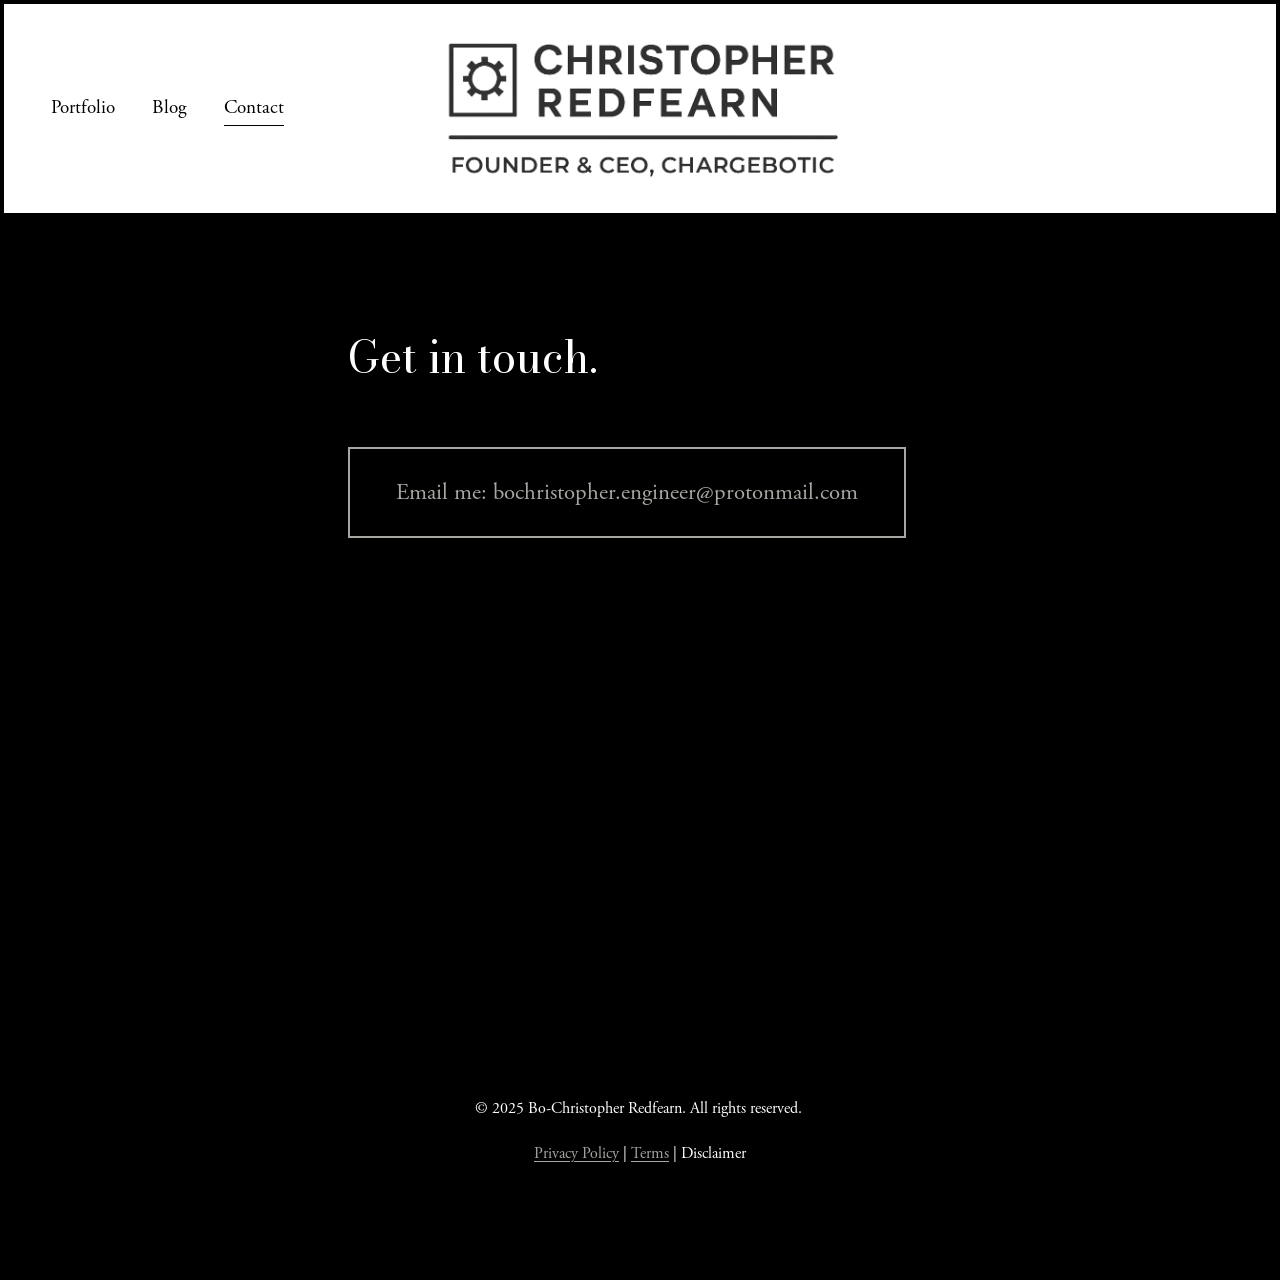
<file: contact/index.html>
<!DOCTYPE html><html xmlns:og="http://opengraphprotocol.org/schema/" xmlns:fb="http://www.facebook.com/2008/fbml" lang="en-US" class="yui3-js-enabled wf-adobegaramondpro-n4-active js flexbox canvas canvastext webgl no-touch hashchange history draganddrop rgba hsla multiplebgs backgroundsize borderimage borderradius boxshadow textshadow opacity cssanimations csscolumns cssgradients cssreflections csstransforms no-csstransforms3d csstransitions video audio svg inlinesvg svgclippaths wf-adobegaramondpro-i7-active wf-adobegaramondpro-n7-active wf-active" style="--header-height: 244.390625px; scroll-behavior: smooth; --header-fixed-top-offset: 209.828125px; scroll-padding-top: 244.391px;"><head><meta http-equiv="origin-trial" content="A7vZI3v+Gz7JfuRolKNM4Aff6zaGuT7X0mf3wtoZTnKv6497cVMnhy03KDqX7kBz/q/[base64]">
    <meta http-equiv="X-UA-Compatible" content="IE=edge,chrome=1">
    <meta name="viewport" content="width=device-width, initial-scale=1">
    <!-- This is Squarespace. --><!-- bat-seahorse-wntn -->
<base href="">
<meta charset="utf-8">
<title>Contact | Connect with Expert Engineers — Christopher Redfearn | Founder &amp; CEO, Chargebotic</title>
<meta http-equiv="Accept-CH" content="Sec-CH-UA-Platform-Version, Sec-CH-UA-Model"><link rel="icon" type="image/x-icon" href="/assets/f6f9150717e1ac7b.ico">
<link rel="canonical" href="/contact">
<meta property="og:site_name" content="Christopher Redfearn | Founder &amp; CEO, Chargebotic">
<meta property="og:title" content="Contact | Connect with Expert Engineers — Christopher Redfearn | Founder &amp; CEO, Chargebotic">
<meta property="og:url" content="/contact">
<meta property="og:type" content="website">
<meta property="og:description" content="Reach out to Christopher Redfearn, engineer and speaker, for collaborations, consultations, or inquiries. Your connection to innovation starts here.">
<meta itemprop="name" content="Contact | Connect with Expert Engineers — Christopher Redfearn | Founder &amp; CEO, Chargebotic">
<meta itemprop="url" content="/contact">
<meta itemprop="description" content="Reach out to Christopher Redfearn, engineer and speaker, for collaborations, consultations, or inquiries. Your connection to innovation starts here.">
<meta name="twitter:title" content="Contact | Connect with Expert Engineers — Christopher Redfearn | Founder &amp; CEO, Chargebotic">
<meta name="twitter:url" content="/contact">
<meta name="twitter:card" content="summary">
<meta name="twitter:description" content="Reach out to Christopher Redfearn, engineer and speaker, for collaborations, consultations, or inquiries. Your connection to innovation starts here.">
<meta name="description" content="Reach out to Christopher Redfearn, engineer and speaker, for collaborations, consultations, or inquiries. Your connection to innovation starts here.">





<style>@keyframes fonts-loading { 0%, 99% { color: transparent; } } html.wf-loading * { animation: fonts-loading 3s; }</style>

<style data-sqsp-font-ids="6a3126957d426c0f4007ee6c,6a3139e4691a2d058d1a1be6">
/* latin */
@font-face {
  font-family: 'Bodoni Moda';
  font-style: normal;
  font-weight: 400;
  font-display: swap;
  src: url('/assets/578d3974a5f9892a.woff2') format('woff2');
  unicode-range: U+0000-00FF, U+0131, U+0152-0153, U+02BB-02BC, U+02C6, U+02DA, U+02DC, U+0304, U+0308, U+0329, U+2000-206F, U+20AC, U+2122, U+2191, U+2193, U+2212, U+2215, U+FEFF, U+FFFD;
}
/* latin-ext */
@font-face {
  font-family: 'Bodoni Moda';
  font-style: normal;
  font-weight: 400;
  font-display: swap;
  src: url('/assets/acab89b6caafd4e6.woff2') format('woff2');
  unicode-range: U+0100-02BA, U+02BD-02C5, U+02C7-02CC, U+02CE-02D7, U+02DD-02FF, U+0304, U+0308, U+0329, U+1D00-1DBF, U+1E00-1E9F, U+1EF2-1EFF, U+2020, U+20A0-20AB, U+20AD-20C0, U+2113, U+2C60-2C7F, U+A720-A7FF;
}
/* symbols */
@font-face {
  font-family: 'Bodoni Moda';
  font-style: normal;
  font-weight: 400;
  font-display: swap;
  src: url('/assets/5623e8b5ea9bf6d5.woff2') format('woff2');
  unicode-range: U+0001-000C, U+000E-001F, U+007F-009F, U+20DD-20E0, U+20E2-20E4, U+2150-218F, U+2190, U+2192, U+2194-2199, U+21AF, U+21E6-21F0, U+21F3, U+2218-2219, U+2299, U+22C4-22C6, U+2300-243F, U+2440-244A, U+2460-24FF, U+25A0-27BF, U+2800-28FF, U+2921-2922, U+2981, U+29BF, U+29EB, U+2B00-2BFF, U+4DC0-4DFF, U+FFF9-FFFB, U+10140-1018E, U+10190-1019C, U+101A0, U+101D0-101FD, U+102E0-102FB, U+10E60-10E7E, U+1D2C0-1D2D3, U+1D2E0-1D37F, U+1F000-1F0FF, U+1F100-1F1AD, U+1F1E6-1F1FF, U+1F30D-1F30F, U+1F315, U+1F31C, U+1F31E, U+1F320-1F32C, U+1F336, U+1F378, U+1F37D, U+1F382, U+1F393-1F39F, U+1F3A7-1F3A8, U+1F3AC-1F3AF, U+1F3C2, U+1F3C4-1F3C6, U+1F3CA-1F3CE, U+1F3D4-1F3E0, U+1F3ED, U+1F3F1-1F3F3, U+1F3F5-1F3F7, U+1F408, U+1F415, U+1F41F, U+1F426, U+1F43F, U+1F441-1F442, U+1F444, U+1F446-1F449, U+1F44C-1F44E, U+1F453, U+1F46A, U+1F47D, U+1F4A3, U+1F4B0, U+1F4B3, U+1F4B9, U+1F4BB, U+1F4BF, U+1F4C8-1F4CB, U+1F4D6, U+1F4DA, U+1F4DF, U+1F4E3-1F4E6, U+1F4EA-1F4ED, U+1F4F7, U+1F4F9-1F4FB, U+1F4FD-1F4FE, U+1F503, U+1F507-1F50B, U+1F50D, U+1F512-1F513, U+1F53E-1F54A, U+1F54F-1F5FA, U+1F610, U+1F650-1F67F, U+1F687, U+1F68D, U+1F691, U+1F694, U+1F698, U+1F6AD, U+1F6B2, U+1F6B9-1F6BA, U+1F6BC, U+1F6C6-1F6CF, U+1F6D3-1F6D7, U+1F6E0-1F6EA, U+1F6F0-1F6F3, U+1F6F7-1F6FC, U+1F700-1F7FF, U+1F800-1F80B, U+1F810-1F847, U+1F850-1F859, U+1F860-1F887, U+1F890-1F8AD, U+1F8B0-1F8BB, U+1F8C0-1F8C1, U+1F900-1F90B, U+1F93B, U+1F946, U+1F984, U+1F996, U+1F9E9, U+1FA00-1FA6F, U+1FA70-1FA7C, U+1FA80-1FA89, U+1FA8F-1FAC6, U+1FACE-1FADC, U+1FADF-1FAE9, U+1FAF0-1FAF8, U+1FB00-1FBFF;
}
/* math */
@font-face {
  font-family: 'Bodoni Moda';
  font-style: normal;
  font-weight: 400;
  font-display: swap;
  src: url('/assets/b57daa9d560f2320.woff2') format('woff2');
  unicode-range: U+0302-0303, U+0305, U+0307-0308, U+0310, U+0312, U+0315, U+031A, U+0326-0327, U+032C, U+032F-0330, U+0332-0333, U+0338, U+033A, U+0346, U+034D, U+0391-03A1, U+03A3-03A9, U+03B1-03C9, U+03D1, U+03D5-03D6, U+03F0-03F1, U+03F4-03F5, U+2016-2017, U+2034-2038, U+203C, U+2040, U+2043, U+2047, U+2050, U+2057, U+205F, U+2070-2071, U+2074-208E, U+2090-209C, U+20D0-20DC, U+20E1, U+20E5-20EF, U+2100-2112, U+2114-2115, U+2117-2121, U+2123-214F, U+2190, U+2192, U+2194-21AE, U+21B0-21E5, U+21F1-21F2, U+21F4-2211, U+2213-2214, U+2216-22FF, U+2308-230B, U+2310, U+2319, U+231C-2321, U+2336-237A, U+237C, U+2395, U+239B-23B7, U+23D0, U+23DC-23E1, U+2474-2475, U+25AF, U+25B3, U+25B7, U+25BD, U+25C1, U+25CA, U+25CC, U+25FB, U+266D-266F, U+27C0-27FF, U+2900-2AFF, U+2B0E-2B11, U+2B30-2B4C, U+2BFE, U+3030, U+FF5B, U+FF5D, U+1D400-1D7FF, U+1EE00-1EEFF;
}
/* latin-ext */
@font-face {
  font-family: 'Poppins';
  font-style: italic;
  font-weight: 400;
  font-display: swap;
  src: url('/assets/e8e02c8c08f92d77.woff2') format('woff2');
  unicode-range: U+0100-02BA, U+02BD-02C5, U+02C7-02CC, U+02CE-02D7, U+02DD-02FF, U+0304, U+0308, U+0329, U+1D00-1DBF, U+1E00-1E9F, U+1EF2-1EFF, U+2020, U+20A0-20AB, U+20AD-20C0, U+2113, U+2C60-2C7F, U+A720-A7FF;
}
/* latin */
@font-face {
  font-family: 'Poppins';
  font-style: italic;
  font-weight: 400;
  font-display: swap;
  src: url('/assets/d65b8c06118e5c77.woff2') format('woff2');
  unicode-range: U+0000-00FF, U+0131, U+0152-0153, U+02BB-02BC, U+02C6, U+02DA, U+02DC, U+0304, U+0308, U+0329, U+2000-206F, U+20AC, U+2122, U+2191, U+2193, U+2212, U+2215, U+FEFF, U+FFFD;
}
/* devanagari */
@font-face {
  font-family: 'Poppins';
  font-style: italic;
  font-weight: 400;
  font-display: swap;
  src: url('/assets/f319ce36470b2554.woff2') format('woff2');
  unicode-range: U+0900-097F, U+1CD0-1CF9, U+200C-200D, U+20A8, U+20B9, U+20F0, U+25CC, U+A830-A839, U+A8E0-A8FF, U+11B00-11B09;
}
/* latin */
@font-face {
  font-family: 'Poppins';
  font-style: normal;
  font-weight: 700;
  font-display: swap;
  src: url('/assets/738b906443717af4.woff2') format('woff2');
  unicode-range: U+0000-00FF, U+0131, U+0152-0153, U+02BB-02BC, U+02C6, U+02DA, U+02DC, U+0304, U+0308, U+0329, U+2000-206F, U+20AC, U+2122, U+2191, U+2193, U+2212, U+2215, U+FEFF, U+FFFD;
}
/* devanagari */
@font-face {
  font-family: 'Poppins';
  font-style: normal;
  font-weight: 700;
  font-display: swap;
  src: url('/assets/9ff842352d5ff859.woff2') format('woff2');
  unicode-range: U+0900-097F, U+1CD0-1CF9, U+200C-200D, U+20A8, U+20B9, U+20F0, U+25CC, U+A830-A839, U+A8E0-A8FF, U+11B00-11B09;
}
/* latin-ext */
@font-face {
  font-family: 'Poppins';
  font-style: normal;
  font-weight: 700;
  font-display: swap;
  src: url('/assets/d740d3fc0d05905d.woff2') format('woff2');
  unicode-range: U+0100-02BA, U+02BD-02C5, U+02C7-02CC, U+02CE-02D7, U+02DD-02FF, U+0304, U+0308, U+0329, U+1D00-1DBF, U+1E00-1E9F, U+1EF2-1EFF, U+2020, U+20A0-20AB, U+20AD-20C0, U+2113, U+2C60-2C7F, U+A720-A7FF;
}
/* latin-ext */
@font-face {
  font-family: 'Poppins';
  font-style: normal;
  font-weight: 400;
  font-display: swap;
  src: url('/assets/48ab9aa71536a532.woff2') format('woff2');
  unicode-range: U+0100-02BA, U+02BD-02C5, U+02C7-02CC, U+02CE-02D7, U+02DD-02FF, U+0304, U+0308, U+0329, U+1D00-1DBF, U+1E00-1E9F, U+1EF2-1EFF, U+2020, U+20A0-20AB, U+20AD-20C0, U+2113, U+2C60-2C7F, U+A720-A7FF;
}
/* latin */
@font-face {
  font-family: 'Poppins';
  font-style: normal;
  font-weight: 400;
  font-display: swap;
  src: url('/assets/cb70f0a787af69e8.woff2') format('woff2');
  unicode-range: U+0000-00FF, U+0131, U+0152-0153, U+02BB-02BC, U+02C6, U+02DA, U+02DC, U+0304, U+0308, U+0329, U+2000-206F, U+20AC, U+2122, U+2191, U+2193, U+2212, U+2215, U+FEFF, U+FFFD;
}
/* devanagari */
@font-face {
  font-family: 'Poppins';
  font-style: normal;
  font-weight: 400;
  font-display: swap;
  src: url('/assets/204bab0e71f51d97.woff2') format('woff2');
  unicode-range: U+0900-097F, U+1CD0-1CF9, U+200C-200D, U+20A8, U+20B9, U+20F0, U+25CC, U+A830-A839, U+A8E0-A8FF, U+11B00-11B09;
}
/* math */
@font-face {
  font-family: 'Bodoni Moda';
  font-style: italic;
  font-weight: 700;
  font-display: swap;
  src: url('/assets/d655c128f980f53b.woff2') format('woff2');
  unicode-range: U+0302-0303, U+0305, U+0307-0308, U+0310, U+0312, U+0315, U+031A, U+0326-0327, U+032C, U+032F-0330, U+0332-0333, U+0338, U+033A, U+0346, U+034D, U+0391-03A1, U+03A3-03A9, U+03B1-03C9, U+03D1, U+03D5-03D6, U+03F0-03F1, U+03F4-03F5, U+2016-2017, U+2034-2038, U+203C, U+2040, U+2043, U+2047, U+2050, U+2057, U+205F, U+2070-2071, U+2074-208E, U+2090-209C, U+20D0-20DC, U+20E1, U+20E5-20EF, U+2100-2112, U+2114-2115, U+2117-2121, U+2123-214F, U+2190, U+2192, U+2194-21AE, U+21B0-21E5, U+21F1-21F2, U+21F4-2211, U+2213-2214, U+2216-22FF, U+2308-230B, U+2310, U+2319, U+231C-2321, U+2336-237A, U+237C, U+2395, U+239B-23B7, U+23D0, U+23DC-23E1, U+2474-2475, U+25AF, U+25B3, U+25B7, U+25BD, U+25C1, U+25CA, U+25CC, U+25FB, U+266D-266F, U+27C0-27FF, U+2900-2AFF, U+2B0E-2B11, U+2B30-2B4C, U+2BFE, U+3030, U+FF5B, U+FF5D, U+1D400-1D7FF, U+1EE00-1EEFF;
}
/* latin-ext */
@font-face {
  font-family: 'Bodoni Moda';
  font-style: italic;
  font-weight: 700;
  font-display: swap;
  src: url('/assets/d22c85ced77075d0.woff2') format('woff2');
  unicode-range: U+0100-02BA, U+02BD-02C5, U+02C7-02CC, U+02CE-02D7, U+02DD-02FF, U+0304, U+0308, U+0329, U+1D00-1DBF, U+1E00-1E9F, U+1EF2-1EFF, U+2020, U+20A0-20AB, U+20AD-20C0, U+2113, U+2C60-2C7F, U+A720-A7FF;
}
/* latin */
@font-face {
  font-family: 'Bodoni Moda';
  font-style: italic;
  font-weight: 700;
  font-display: swap;
  src: url('/assets/7f8d2ffa83fec4c1.woff2') format('woff2');
  unicode-range: U+0000-00FF, U+0131, U+0152-0153, U+02BB-02BC, U+02C6, U+02DA, U+02DC, U+0304, U+0308, U+0329, U+2000-206F, U+20AC, U+2122, U+2191, U+2193, U+2212, U+2215, U+FEFF, U+FFFD;
}
/* symbols */
@font-face {
  font-family: 'Bodoni Moda';
  font-style: italic;
  font-weight: 700;
  font-display: swap;
  src: url('/assets/b480bc3139e97af6.woff2') format('woff2');
  unicode-range: U+0001-000C, U+000E-001F, U+007F-009F, U+20DD-20E0, U+20E2-20E4, U+2150-218F, U+2190, U+2192, U+2194-2199, U+21AF, U+21E6-21F0, U+21F3, U+2218-2219, U+2299, U+22C4-22C6, U+2300-243F, U+2440-244A, U+2460-24FF, U+25A0-27BF, U+2800-28FF, U+2921-2922, U+2981, U+29BF, U+29EB, U+2B00-2BFF, U+4DC0-4DFF, U+FFF9-FFFB, U+10140-1018E, U+10190-1019C, U+101A0, U+101D0-101FD, U+102E0-102FB, U+10E60-10E7E, U+1D2C0-1D2D3, U+1D2E0-1D37F, U+1F000-1F0FF, U+1F100-1F1AD, U+1F1E6-1F1FF, U+1F30D-1F30F, U+1F315, U+1F31C, U+1F31E, U+1F320-1F32C, U+1F336, U+1F378, U+1F37D, U+1F382, U+1F393-1F39F, U+1F3A7-1F3A8, U+1F3AC-1F3AF, U+1F3C2, U+1F3C4-1F3C6, U+1F3CA-1F3CE, U+1F3D4-1F3E0, U+1F3ED, U+1F3F1-1F3F3, U+1F3F5-1F3F7, U+1F408, U+1F415, U+1F41F, U+1F426, U+1F43F, U+1F441-1F442, U+1F444, U+1F446-1F449, U+1F44C-1F44E, U+1F453, U+1F46A, U+1F47D, U+1F4A3, U+1F4B0, U+1F4B3, U+1F4B9, U+1F4BB, U+1F4BF, U+1F4C8-1F4CB, U+1F4D6, U+1F4DA, U+1F4DF, U+1F4E3-1F4E6, U+1F4EA-1F4ED, U+1F4F7, U+1F4F9-1F4FB, U+1F4FD-1F4FE, U+1F503, U+1F507-1F50B, U+1F50D, U+1F512-1F513, U+1F53E-1F54A, U+1F54F-1F5FA, U+1F610, U+1F650-1F67F, U+1F687, U+1F68D, U+1F691, U+1F694, U+1F698, U+1F6AD, U+1F6B2, U+1F6B9-1F6BA, U+1F6BC, U+1F6C6-1F6CF, U+1F6D3-1F6D7, U+1F6E0-1F6EA, U+1F6F0-1F6F3, U+1F6F7-1F6FC, U+1F700-1F7FF, U+1F800-1F80B, U+1F810-1F847, U+1F850-1F859, U+1F860-1F887, U+1F890-1F8AD, U+1F8B0-1F8BB, U+1F8C0-1F8C1, U+1F900-1F90B, U+1F93B, U+1F946, U+1F984, U+1F996, U+1F9E9, U+1FA00-1FA6F, U+1FA70-1FA7C, U+1FA80-1FA89, U+1FA8F-1FAC6, U+1FACE-1FADC, U+1FADF-1FAE9, U+1FAF0-1FAF8, U+1FB00-1FBFF;
}
/* math */
@font-face {
  font-family: 'Bodoni Moda';
  font-style: normal;
  font-weight: 700;
  font-display: swap;
  src: url('/assets/ab58a1b2ef4b4738.woff2') format('woff2');
  unicode-range: U+0302-0303, U+0305, U+0307-0308, U+0310, U+0312, U+0315, U+031A, U+0326-0327, U+032C, U+032F-0330, U+0332-0333, U+0338, U+033A, U+0346, U+034D, U+0391-03A1, U+03A3-03A9, U+03B1-03C9, U+03D1, U+03D5-03D6, U+03F0-03F1, U+03F4-03F5, U+2016-2017, U+2034-2038, U+203C, U+2040, U+2043, U+2047, U+2050, U+2057, U+205F, U+2070-2071, U+2074-208E, U+2090-209C, U+20D0-20DC, U+20E1, U+20E5-20EF, U+2100-2112, U+2114-2115, U+2117-2121, U+2123-214F, U+2190, U+2192, U+2194-21AE, U+21B0-21E5, U+21F1-21F2, U+21F4-2211, U+2213-2214, U+2216-22FF, U+2308-230B, U+2310, U+2319, U+231C-2321, U+2336-237A, U+237C, U+2395, U+239B-23B7, U+23D0, U+23DC-23E1, U+2474-2475, U+25AF, U+25B3, U+25B7, U+25BD, U+25C1, U+25CA, U+25CC, U+25FB, U+266D-266F, U+27C0-27FF, U+2900-2AFF, U+2B0E-2B11, U+2B30-2B4C, U+2BFE, U+3030, U+FF5B, U+FF5D, U+1D400-1D7FF, U+1EE00-1EEFF;
}
/* latin */
@font-face {
  font-family: 'Bodoni Moda';
  font-style: normal;
  font-weight: 700;
  font-display: swap;
  src: url('/assets/f8fa4c29ae0fd043.woff2') format('woff2');
  unicode-range: U+0000-00FF, U+0131, U+0152-0153, U+02BB-02BC, U+02C6, U+02DA, U+02DC, U+0304, U+0308, U+0329, U+2000-206F, U+20AC, U+2122, U+2191, U+2193, U+2212, U+2215, U+FEFF, U+FFFD;
}
/* symbols */
@font-face {
  font-family: 'Bodoni Moda';
  font-style: normal;
  font-weight: 700;
  font-display: swap;
  src: url('/assets/dbddb34c991b50cf.woff2') format('woff2');
  unicode-range: U+0001-000C, U+000E-001F, U+007F-009F, U+20DD-20E0, U+20E2-20E4, U+2150-218F, U+2190, U+2192, U+2194-2199, U+21AF, U+21E6-21F0, U+21F3, U+2218-2219, U+2299, U+22C4-22C6, U+2300-243F, U+2440-244A, U+2460-24FF, U+25A0-27BF, U+2800-28FF, U+2921-2922, U+2981, U+29BF, U+29EB, U+2B00-2BFF, U+4DC0-4DFF, U+FFF9-FFFB, U+10140-1018E, U+10190-1019C, U+101A0, U+101D0-101FD, U+102E0-102FB, U+10E60-10E7E, U+1D2C0-1D2D3, U+1D2E0-1D37F, U+1F000-1F0FF, U+1F100-1F1AD, U+1F1E6-1F1FF, U+1F30D-1F30F, U+1F315, U+1F31C, U+1F31E, U+1F320-1F32C, U+1F336, U+1F378, U+1F37D, U+1F382, U+1F393-1F39F, U+1F3A7-1F3A8, U+1F3AC-1F3AF, U+1F3C2, U+1F3C4-1F3C6, U+1F3CA-1F3CE, U+1F3D4-1F3E0, U+1F3ED, U+1F3F1-1F3F3, U+1F3F5-1F3F7, U+1F408, U+1F415, U+1F41F, U+1F426, U+1F43F, U+1F441-1F442, U+1F444, U+1F446-1F449, U+1F44C-1F44E, U+1F453, U+1F46A, U+1F47D, U+1F4A3, U+1F4B0, U+1F4B3, U+1F4B9, U+1F4BB, U+1F4BF, U+1F4C8-1F4CB, U+1F4D6, U+1F4DA, U+1F4DF, U+1F4E3-1F4E6, U+1F4EA-1F4ED, U+1F4F7, U+1F4F9-1F4FB, U+1F4FD-1F4FE, U+1F503, U+1F507-1F50B, U+1F50D, U+1F512-1F513, U+1F53E-1F54A, U+1F54F-1F5FA, U+1F610, U+1F650-1F67F, U+1F687, U+1F68D, U+1F691, U+1F694, U+1F698, U+1F6AD, U+1F6B2, U+1F6B9-1F6BA, U+1F6BC, U+1F6C6-1F6CF, U+1F6D3-1F6D7, U+1F6E0-1F6EA, U+1F6F0-1F6F3, U+1F6F7-1F6FC, U+1F700-1F7FF, U+1F800-1F80B, U+1F810-1F847, U+1F850-1F859, U+1F860-1F887, U+1F890-1F8AD, U+1F8B0-1F8BB, U+1F8C0-1F8C1, U+1F900-1F90B, U+1F93B, U+1F946, U+1F984, U+1F996, U+1F9E9, U+1FA00-1FA6F, U+1FA70-1FA7C, U+1FA80-1FA89, U+1FA8F-1FAC6, U+1FACE-1FADC, U+1FADF-1FAE9, U+1FAF0-1FAF8, U+1FB00-1FBFF;
}
/* latin-ext */
@font-face {
  font-family: 'Bodoni Moda';
  font-style: normal;
  font-weight: 700;
  font-display: swap;
  src: url('/assets/7aa6e1bb97c9e32d.woff2') format('woff2');
  unicode-range: U+0100-02BA, U+02BD-02C5, U+02C7-02CC, U+02CE-02D7, U+02DD-02FF, U+0304, U+0308, U+0329, U+1D00-1DBF, U+1E00-1E9F, U+1EF2-1EFF, U+2020, U+20A0-20AB, U+20AD-20C0, U+2113, U+2C60-2C7F, U+A720-A7FF;
}
/* latin-ext */
@font-face {
  font-family: 'Poppins';
  font-style: italic;
  font-weight: 700;
  font-display: swap;
  src: url('/assets/3dbc0a3a10454c5c.woff2') format('woff2');
  unicode-range: U+0100-02BA, U+02BD-02C5, U+02C7-02CC, U+02CE-02D7, U+02DD-02FF, U+0304, U+0308, U+0329, U+1D00-1DBF, U+1E00-1E9F, U+1EF2-1EFF, U+2020, U+20A0-20AB, U+20AD-20C0, U+2113, U+2C60-2C7F, U+A720-A7FF;
}
/* devanagari */
@font-face {
  font-family: 'Poppins';
  font-style: italic;
  font-weight: 700;
  font-display: swap;
  src: url('/assets/5b0dd19e1598408f.woff2') format('woff2');
  unicode-range: U+0900-097F, U+1CD0-1CF9, U+200C-200D, U+20A8, U+20B9, U+20F0, U+25CC, U+A830-A839, U+A8E0-A8FF, U+11B00-11B09;
}
/* latin */
@font-face {
  font-family: 'Poppins';
  font-style: italic;
  font-weight: 700;
  font-display: swap;
  src: url('/assets/35d7309a06e6aeb8.woff2') format('woff2');
  unicode-range: U+0000-00FF, U+0131, U+0152-0153, U+02BB-02BC, U+02C6, U+02DA, U+02DC, U+0304, U+0308, U+0329, U+2000-206F, U+20AC, U+2122, U+2191, U+2193, U+2212, U+2215, U+FEFF, U+FFFD;
}
/* math */
@font-face {
  font-family: 'Bodoni Moda';
  font-style: italic;
  font-weight: 400;
  font-display: swap;
  src: url('/assets/5d1b0fdc370d5fe9.woff2') format('woff2');
  unicode-range: U+0302-0303, U+0305, U+0307-0308, U+0310, U+0312, U+0315, U+031A, U+0326-0327, U+032C, U+032F-0330, U+0332-0333, U+0338, U+033A, U+0346, U+034D, U+0391-03A1, U+03A3-03A9, U+03B1-03C9, U+03D1, U+03D5-03D6, U+03F0-03F1, U+03F4-03F5, U+2016-2017, U+2034-2038, U+203C, U+2040, U+2043, U+2047, U+2050, U+2057, U+205F, U+2070-2071, U+2074-208E, U+2090-209C, U+20D0-20DC, U+20E1, U+20E5-20EF, U+2100-2112, U+2114-2115, U+2117-2121, U+2123-214F, U+2190, U+2192, U+2194-21AE, U+21B0-21E5, U+21F1-21F2, U+21F4-2211, U+2213-2214, U+2216-22FF, U+2308-230B, U+2310, U+2319, U+231C-2321, U+2336-237A, U+237C, U+2395, U+239B-23B7, U+23D0, U+23DC-23E1, U+2474-2475, U+25AF, U+25B3, U+25B7, U+25BD, U+25C1, U+25CA, U+25CC, U+25FB, U+266D-266F, U+27C0-27FF, U+2900-2AFF, U+2B0E-2B11, U+2B30-2B4C, U+2BFE, U+3030, U+FF5B, U+FF5D, U+1D400-1D7FF, U+1EE00-1EEFF;
}
/* latin-ext */
@font-face {
  font-family: 'Bodoni Moda';
  font-style: italic;
  font-weight: 400;
  font-display: swap;
  src: url('/assets/073b9c43ab031153.woff2') format('woff2');
  unicode-range: U+0100-02BA, U+02BD-02C5, U+02C7-02CC, U+02CE-02D7, U+02DD-02FF, U+0304, U+0308, U+0329, U+1D00-1DBF, U+1E00-1E9F, U+1EF2-1EFF, U+2020, U+20A0-20AB, U+20AD-20C0, U+2113, U+2C60-2C7F, U+A720-A7FF;
}
/* latin */
@font-face {
  font-family: 'Bodoni Moda';
  font-style: italic;
  font-weight: 400;
  font-display: swap;
  src: url('/assets/76e70bf572fa9464.woff2') format('woff2');
  unicode-range: U+0000-00FF, U+0131, U+0152-0153, U+02BB-02BC, U+02C6, U+02DA, U+02DC, U+0304, U+0308, U+0329, U+2000-206F, U+20AC, U+2122, U+2191, U+2193, U+2212, U+2215, U+FEFF, U+FFFD;
}
/* symbols */
@font-face {
  font-family: 'Bodoni Moda';
  font-style: italic;
  font-weight: 400;
  font-display: swap;
  src: url('/assets/608399eb45de8d73.woff2') format('woff2');
  unicode-range: U+0001-000C, U+000E-001F, U+007F-009F, U+20DD-20E0, U+20E2-20E4, U+2150-218F, U+2190, U+2192, U+2194-2199, U+21AF, U+21E6-21F0, U+21F3, U+2218-2219, U+2299, U+22C4-22C6, U+2300-243F, U+2440-244A, U+2460-24FF, U+25A0-27BF, U+2800-28FF, U+2921-2922, U+2981, U+29BF, U+29EB, U+2B00-2BFF, U+4DC0-4DFF, U+FFF9-FFFB, U+10140-1018E, U+10190-1019C, U+101A0, U+101D0-101FD, U+102E0-102FB, U+10E60-10E7E, U+1D2C0-1D2D3, U+1D2E0-1D37F, U+1F000-1F0FF, U+1F100-1F1AD, U+1F1E6-1F1FF, U+1F30D-1F30F, U+1F315, U+1F31C, U+1F31E, U+1F320-1F32C, U+1F336, U+1F378, U+1F37D, U+1F382, U+1F393-1F39F, U+1F3A7-1F3A8, U+1F3AC-1F3AF, U+1F3C2, U+1F3C4-1F3C6, U+1F3CA-1F3CE, U+1F3D4-1F3E0, U+1F3ED, U+1F3F1-1F3F3, U+1F3F5-1F3F7, U+1F408, U+1F415, U+1F41F, U+1F426, U+1F43F, U+1F441-1F442, U+1F444, U+1F446-1F449, U+1F44C-1F44E, U+1F453, U+1F46A, U+1F47D, U+1F4A3, U+1F4B0, U+1F4B3, U+1F4B9, U+1F4BB, U+1F4BF, U+1F4C8-1F4CB, U+1F4D6, U+1F4DA, U+1F4DF, U+1F4E3-1F4E6, U+1F4EA-1F4ED, U+1F4F7, U+1F4F9-1F4FB, U+1F4FD-1F4FE, U+1F503, U+1F507-1F50B, U+1F50D, U+1F512-1F513, U+1F53E-1F54A, U+1F54F-1F5FA, U+1F610, U+1F650-1F67F, U+1F687, U+1F68D, U+1F691, U+1F694, U+1F698, U+1F6AD, U+1F6B2, U+1F6B9-1F6BA, U+1F6BC, U+1F6C6-1F6CF, U+1F6D3-1F6D7, U+1F6E0-1F6EA, U+1F6F0-1F6F3, U+1F6F7-1F6FC, U+1F700-1F7FF, U+1F800-1F80B, U+1F810-1F847, U+1F850-1F859, U+1F860-1F887, U+1F890-1F8AD, U+1F8B0-1F8BB, U+1F8C0-1F8C1, U+1F900-1F90B, U+1F93B, U+1F946, U+1F984, U+1F996, U+1F9E9, U+1FA00-1FA6F, U+1FA70-1FA7C, U+1FA80-1FA89, U+1FA8F-1FAC6, U+1FACE-1FADC, U+1FADF-1FAE9, U+1FAF0-1FAF8, U+1FB00-1FBFF;
}
</style>
<style type="text/css">@font-face{font-family:adobe-garamond-pro;src:url(/assets/c4b62acb965b9e2c) format("woff2"),url(/assets/ec1360e70e63f6dd) format("woff"),url(/assets/4b588d757da30f3c) format("opentype");font-weight:400;font-style:normal;font-stretch:normal;font-display:auto;}@font-face{font-family:adobe-garamond-pro;src:url(/assets/14ee299bc5087a7f) format("woff2"),url(/assets/7a5089219b4e0c14) format("woff"),url(/assets/976bc23a95b8754f) format("opentype");font-weight:700;font-style:normal;font-stretch:normal;font-display:auto;}@font-face{font-family:adobe-garamond-pro;src:url(/assets/dca25975e44f5cd6) format("woff2"),url(/assets/3656a9627a049fdf) format("woff"),url(/assets/85f8dbf6e62008dc) format("opentype");font-weight:700;font-style:italic;font-stretch:normal;font-display:auto;}</style>










<link rel="stylesheet" type="text/css" href="/assets/9811cebbad341627.css"><link rel="stylesheet" type="text/css" href="/assets/004bae5a09a79b7e.css"><link rel="stylesheet" type="text/css" href="/assets/03846e5f5dfdb9d9.css"><link rel="stylesheet" type="text/css" href="/assets/c973a94fb0a87ce4.css">
<!-- End of Squarespace Headers -->
  <link rel="stylesheet" type="text/css" href="/assets/9c52f5084fde2f22.css"><link rel="stylesheet" type="text/css" href="/assets/0c8f3b425444e690.css"><style id="forms-grecaptcha-badge-style">.grecaptcha-badge { visibility: hidden; }</style><link rel="stylesheet" type="text/css" href="/assets/99ff4302389f7b7e.css"></head>

  <body id="collection-6822e4a40c4831114055b108" class="primary-button-style-solid primary-button-shape-square secondary-button-style-solid secondary-button-shape-square tertiary-button-style-solid tertiary-button-shape-square form-field-style-solid form-field-shape-square form-field-border-all form-field-hover-focus-outline form-field-checkbox-type-icon form-field-checkbox-fill-solid form-field-checkbox-color-inverted form-field-checkbox-shape-square form-field-checkbox-layout-stack form-field-radio-type-icon form-field-radio-fill-solid form-field-radio-color-normal form-field-radio-shape-pill form-field-radio-layout-stack form-field-survey-fill-solid form-field-survey-color-normal form-field-survey-shape-pill form-submit-button-style-label tweak-global-animations-animation-type-none tweak-global-animations-animation-curve-ease image-block-poster-text-alignment-left image-block-card-content-position-center image-block-card-text-alignment-left image-block-overlap-content-position-center image-block-overlap-text-alignment-left image-block-collage-content-position-center image-block-collage-text-alignment-left image-block-stack-text-alignment-left tweak-blog-alternating-side-by-side-width-full tweak-blog-alternating-side-by-side-image-aspect-ratio-11-square tweak-blog-alternating-side-by-side-text-alignment-left tweak-blog-alternating-side-by-side-read-more-style-show tweak-blog-alternating-side-by-side-image-text-alignment-middle tweak-blog-alternating-side-by-side-delimiter-bullet tweak-blog-alternating-side-by-side-meta-position-top tweak-blog-alternating-side-by-side-primary-meta-categories tweak-blog-alternating-side-by-side-secondary-meta-date tweak-blog-alternating-side-by-side-excerpt-show form-use-theme-colors tweak-global-animations-complexity-level-detailed tweak-global-animations-animation-style-fade tweak-blog-masonry-width-inset tweak-blog-masonry-text-alignment-left tweak-blog-masonry-primary-meta-categories tweak-blog-masonry-secondary-meta-date tweak-blog-masonry-meta-position-top tweak-blog-masonry-read-more-style-show tweak-blog-masonry-delimiter-space tweak-blog-masonry-image-placement-above tweak-blog-masonry-excerpt-show tweak-portfolio-grid-overlay-width-full tweak-portfolio-grid-overlay-height-large tweak-portfolio-grid-overlay-image-aspect-ratio-11-square tweak-portfolio-grid-overlay-text-placement-center tweak-portfolio-grid-overlay-show-text-after-hover tweak-blog-single-column-width-inset tweak-blog-single-column-text-alignment-center tweak-blog-single-column-image-placement-above tweak-blog-single-column-delimiter-bullet tweak-blog-single-column-read-more-style-show tweak-blog-single-column-primary-meta-categories tweak-blog-single-column-secondary-meta-date tweak-blog-single-column-meta-position-top tweak-blog-single-column-content-full-post header-width-full  tweak-fixed-header tweak-fixed-header-style-basic tweak-blog-item-width-medium tweak-blog-item-text-alignment-left tweak-blog-item-meta-position-above-title tweak-blog-item-show-categories tweak-blog-item-show-date tweak-blog-item-show-author-name tweak-blog-item-show-author-profile tweak-blog-item-delimiter-bullet tweak-blog-side-by-side-width-inset tweak-blog-side-by-side-image-placement-left tweak-blog-side-by-side-image-aspect-ratio-11-square tweak-blog-side-by-side-primary-meta-categories tweak-blog-side-by-side-secondary-meta-date tweak-blog-side-by-side-meta-position-top tweak-blog-side-by-side-text-alignment-left tweak-blog-side-by-side-image-text-alignment-middle tweak-blog-side-by-side-read-more-style-show tweak-blog-side-by-side-delimiter-bullet tweak-blog-side-by-side-excerpt-show tweak-events-stacked-width-full tweak-events-stacked-height-large tweak-events-stacked-show-thumbnails tweak-events-stacked-thumbnail-size-32-standard tweak-events-stacked-date-style-with-text tweak-events-stacked-show-time tweak-events-stacked-show-location tweak-events-stacked-show-excerpt tweak-blog-basic-grid-width-full tweak-blog-basic-grid-image-aspect-ratio-32-standard tweak-blog-basic-grid-text-alignment-left tweak-blog-basic-grid-delimiter-bullet tweak-blog-basic-grid-image-placement-above tweak-blog-basic-grid-read-more-style-show tweak-blog-basic-grid-primary-meta-categories tweak-blog-basic-grid-secondary-meta-date tweak-blog-basic-grid-excerpt-show tweak-portfolio-grid-basic-width-full tweak-portfolio-grid-basic-height-small tweak-portfolio-grid-basic-image-aspect-ratio-11-square tweak-portfolio-grid-basic-text-alignment-left tweak-portfolio-grid-basic-hover-effect-fade header-overlay-alignment-center tweak-portfolio-index-background-link-format-stacked tweak-portfolio-index-background-width-full tweak-portfolio-index-background-height-large tweak-portfolio-index-background-vertical-alignment-middle tweak-portfolio-index-background-horizontal-alignment-center tweak-portfolio-index-background-delimiter-none tweak-portfolio-index-background-animation-type-fade tweak-portfolio-index-background-animation-duration-medium tweak-portfolio-hover-follow-layout-inline tweak-portfolio-hover-follow-delimiter-forward-slash tweak-portfolio-hover-follow-animation-type-fade tweak-portfolio-hover-follow-animation-duration-medium tweak-portfolio-hover-static-layout-stacked tweak-portfolio-hover-static-delimiter-forward-slash tweak-portfolio-hover-static-animation-type-scale-up tweak-portfolio-hover-static-animation-duration-medium hide-opentable-icons opentable-style-dark tweak-product-quick-view-button-style-floating tweak-product-quick-view-button-position-bottom tweak-product-quick-view-lightbox-excerpt-display-truncate tweak-product-quick-view-lightbox-show-arrows tweak-product-quick-view-lightbox-show-close-button tweak-product-quick-view-lightbox-controls-weight-light native-currency-code-usd collection-6822e4a40c4831114055b108 collection-type-page collection-layout-default mobile-style-available sqs-seven-one
      
        
          
        
      
     seven-one-global-animations" tabindex="-1" data-animation-state="booted">
    <div id="siteWrapper" class="clearfix site-wrapper">
      
        <div id="floatingCart" class="floating-cart hidden">
          
        </div>
      

      












  <header data-test="header" id="header" class="header theme-col--primary" data-section-theme="" data-controller="Header" data-current-styles="{
                                                                                            &quot;layout&quot;: &quot;brandingCenter&quot;,
                                                                                            &quot;action&quot;: {
                                                                                              &quot;buttonText&quot;: &quot;Get Started&quot;,
                                                                                              &quot;newWindow&quot;: false
                                                                                            },
                                                                                            &quot;showSocial&quot;: false,
                                                                                            &quot;socialOptions&quot;: {
                                                                                              &quot;socialBorderShape&quot;: &quot;none&quot;,
                                                                                              &quot;socialBorderStyle&quot;: &quot;outline&quot;,
                                                                                              &quot;socialBorderThickness&quot;: {
                                                                                                &quot;unit&quot;: &quot;px&quot;,
                                                                                                &quot;value&quot;: 1.0
                                                                                              }
                                                                                            },
                                                                                            &quot;menuOverlayAnimation&quot;: &quot;fade&quot;,
                                                                                            &quot;cartStyle&quot;: &quot;cart&quot;,
                                                                                            &quot;cartText&quot;: &quot;Cart&quot;,
                                                                                            &quot;showEmptyCartState&quot;: true,
                                                                                            &quot;cartOptions&quot;: {
                                                                                              &quot;iconType&quot;: &quot;solid-7&quot;,
                                                                                              &quot;cartBorderShape&quot;: &quot;none&quot;,
                                                                                              &quot;cartBorderStyle&quot;: &quot;outline&quot;,
                                                                                              &quot;cartBorderThickness&quot;: {
                                                                                                &quot;unit&quot;: &quot;px&quot;,
                                                                                                &quot;value&quot;: 1.0
                                                                                              }
                                                                                            },
                                                                                            &quot;showButton&quot;: false,
                                                                                            &quot;showCart&quot;: false,
                                                                                            &quot;showAccountLogin&quot;: false,
                                                                                            &quot;headerStyle&quot;: &quot;solid&quot;,
                                                                                            &quot;languagePicker&quot;: {
                                                                                              &quot;enabled&quot;: false,
                                                                                              &quot;iconEnabled&quot;: false,
                                                                                              &quot;iconType&quot;: &quot;globe&quot;,
                                                                                              &quot;flagShape&quot;: &quot;shiny&quot;,
                                                                                              &quot;languageFlags&quot;: [ ]
                                                                                            },
                                                                                            &quot;iconOptions&quot;: {
                                                                                              &quot;desktopDropdownIconOptions&quot;: {
                                                                                                &quot;size&quot;: {
                                                                                                  &quot;unit&quot;: &quot;em&quot;,
                                                                                                  &quot;value&quot;: 1.0
                                                                                                },
                                                                                                &quot;iconSpacing&quot;: {
                                                                                                  &quot;unit&quot;: &quot;em&quot;,
                                                                                                  &quot;value&quot;: 0.35
                                                                                                },
                                                                                                &quot;strokeWidth&quot;: {
                                                                                                  &quot;unit&quot;: &quot;px&quot;,
                                                                                                  &quot;value&quot;: 1.0
                                                                                                },
                                                                                                &quot;endcapType&quot;: &quot;square&quot;,
                                                                                                &quot;folderDropdownIcon&quot;: &quot;none&quot;,
                                                                                                &quot;languagePickerIcon&quot;: &quot;openArrowHead&quot;
                                                                                              },
                                                                                              &quot;mobileDropdownIconOptions&quot;: {
                                                                                                &quot;size&quot;: {
                                                                                                  &quot;unit&quot;: &quot;em&quot;,
                                                                                                  &quot;value&quot;: 1.0
                                                                                                },
                                                                                                &quot;iconSpacing&quot;: {
                                                                                                  &quot;unit&quot;: &quot;em&quot;,
                                                                                                  &quot;value&quot;: 0.15
                                                                                                },
                                                                                                &quot;strokeWidth&quot;: {
                                                                                                  &quot;unit&quot;: &quot;px&quot;,
                                                                                                  &quot;value&quot;: 0.5
                                                                                                },
                                                                                                &quot;endcapType&quot;: &quot;square&quot;,
                                                                                                &quot;folderDropdownIcon&quot;: &quot;openArrowHead&quot;,
                                                                                                &quot;languagePickerIcon&quot;: &quot;openArrowHead&quot;
                                                                                              }
                                                                                            },
                                                                                            &quot;mobileOptions&quot;: {
                                                                                              &quot;layout&quot;: &quot;logoLeftNavRight&quot;,
                                                                                              &quot;menuIconOptions&quot;: {
                                                                                                &quot;style&quot;: &quot;plus&quot;,
                                                                                                &quot;thickness&quot;: {
                                                                                                  &quot;unit&quot;: &quot;px&quot;,
                                                                                                  &quot;value&quot;: 3.0
                                                                                                }
                                                                                              }
                                                                                            },
                                                                                            &quot;solidOptions&quot;: {
                                                                                              &quot;headerOpacity&quot;: {
                                                                                                &quot;unit&quot;: &quot;%&quot;,
                                                                                                &quot;value&quot;: 100.0
                                                                                              },
                                                                                              &quot;blurBackground&quot;: {
                                                                                                &quot;enabled&quot;: false,
                                                                                                &quot;blurRadius&quot;: {
                                                                                                  &quot;unit&quot;: &quot;px&quot;,
                                                                                                  &quot;value&quot;: 12.0
                                                                                                }
                                                                                              },
                                                                                              &quot;backgroundColor&quot;: {
                                                                                                &quot;type&quot;: &quot;SITE_PALETTE_COLOR&quot;,
                                                                                                &quot;sitePaletteColor&quot;: {
                                                                                                  &quot;colorName&quot;: &quot;white&quot;,
                                                                                                  &quot;alphaModifier&quot;: 1.0
                                                                                                }
                                                                                              },
                                                                                              &quot;navigationColor&quot;: {
                                                                                                &quot;type&quot;: &quot;SITE_PALETTE_COLOR&quot;,
                                                                                                &quot;sitePaletteColor&quot;: {
                                                                                                  &quot;colorName&quot;: &quot;black&quot;,
                                                                                                  &quot;alphaModifier&quot;: 1.0
                                                                                                }
                                                                                              }
                                                                                            },
                                                                                            &quot;gradientOptions&quot;: {
                                                                                              &quot;gradientType&quot;: &quot;faded&quot;,
                                                                                              &quot;headerOpacity&quot;: {
                                                                                                &quot;unit&quot;: &quot;%&quot;,
                                                                                                &quot;value&quot;: 90.0
                                                                                              },
                                                                                              &quot;blurBackground&quot;: {
                                                                                                &quot;enabled&quot;: false,
                                                                                                &quot;blurRadius&quot;: {
                                                                                                  &quot;unit&quot;: &quot;px&quot;,
                                                                                                  &quot;value&quot;: 12.0
                                                                                                }
                                                                                              },
                                                                                              &quot;backgroundColor&quot;: {
                                                                                                &quot;type&quot;: &quot;SITE_PALETTE_COLOR&quot;,
                                                                                                &quot;sitePaletteColor&quot;: {
                                                                                                  &quot;colorName&quot;: &quot;white&quot;,
                                                                                                  &quot;alphaModifier&quot;: 1.0
                                                                                                }
                                                                                              },
                                                                                              &quot;navigationColor&quot;: {
                                                                                                &quot;type&quot;: &quot;SITE_PALETTE_COLOR&quot;,
                                                                                                &quot;sitePaletteColor&quot;: {
                                                                                                  &quot;colorName&quot;: &quot;black&quot;,
                                                                                                  &quot;alphaModifier&quot;: 1.0
                                                                                                }
                                                                                              }
                                                                                            },
                                                                                            &quot;dropShadowOptions&quot;: {
                                                                                              &quot;enabled&quot;: true,
                                                                                              &quot;blur&quot;: {
                                                                                                &quot;unit&quot;: &quot;px&quot;,
                                                                                                &quot;value&quot;: 12.0
                                                                                              },
                                                                                              &quot;spread&quot;: {
                                                                                                &quot;unit&quot;: &quot;px&quot;,
                                                                                                &quot;value&quot;: 0.0
                                                                                              },
                                                                                              &quot;distance&quot;: {
                                                                                                &quot;unit&quot;: &quot;px&quot;,
                                                                                                &quot;value&quot;: 13.0
                                                                                              }
                                                                                            },
                                                                                            &quot;borderOptions&quot;: {
                                                                                              &quot;enabled&quot;: true,
                                                                                              &quot;position&quot;: &quot;allSides&quot;,
                                                                                              &quot;thickness&quot;: {
                                                                                                &quot;unit&quot;: &quot;px&quot;,
                                                                                                &quot;value&quot;: 4.0
                                                                                              },
                                                                                              &quot;color&quot;: {
                                                                                                &quot;type&quot;: &quot;SITE_PALETTE_COLOR&quot;,
                                                                                                &quot;sitePaletteColor&quot;: {
                                                                                                  &quot;colorName&quot;: &quot;black&quot;,
                                                                                                  &quot;alphaModifier&quot;: 1.0
                                                                                                }
                                                                                              }
                                                                                            },
                                                                                            &quot;showPromotedElement&quot;: false,
                                                                                            &quot;buttonVariant&quot;: &quot;primary&quot;,
                                                                                            &quot;blurBackground&quot;: {
                                                                                              &quot;enabled&quot;: false,
                                                                                              &quot;blurRadius&quot;: {
                                                                                                &quot;unit&quot;: &quot;px&quot;,
                                                                                                &quot;value&quot;: 12.0
                                                                                              }
                                                                                            },
                                                                                            &quot;headerOpacity&quot;: {
                                                                                              &quot;unit&quot;: &quot;%&quot;,
                                                                                              &quot;value&quot;: 100.0
                                                                                            }
                                                                                          }" data-section-id="header" data-header-style="solid" data-language-picker="{
                                                                                            &quot;enabled&quot;: false,
                                                                                            &quot;iconEnabled&quot;: false,
                                                                                            &quot;iconType&quot;: &quot;globe&quot;,
                                                                                            &quot;flagShape&quot;: &quot;shiny&quot;,
                                                                                            &quot;languageFlags&quot;: [ ]
                                                                                          }" data-first-focusable-element="" tabindex="-1" style="
      
      
        --headerBorderColor: hsla(var(--black-hsl), 1);
      
      
        --solidHeaderBackgroundColor: hsla(var(--white-hsl), 1);
      
      
        --solidHeaderNavigationColor: hsla(var(--black-hsl), 1);
      
      
        --gradientHeaderBackgroundColor: hsla(var(--white-hsl), 1);
      
      
        --gradientHeaderNavigationColor: hsla(var(--black-hsl), 1);
      
    " data-controllers-bound="Header">
    <svg style="display:none" viewBox="0 0 22 22" xmlns="http://www.w3.org/2000/svg">
  <symbol id="circle">
    <path d="M11.5 17C14.5376 17 17 14.5376 17 11.5C17 8.46243 14.5376 6 11.5 6C8.46243 6 6 8.46243 6 11.5C6 14.5376 8.46243 17 11.5 17Z" fill="none"></path>
  </symbol>

  <symbol id="circleFilled">
    <path d="M11.5 17C14.5376 17 17 14.5376 17 11.5C17 8.46243 14.5376 6 11.5 6C8.46243 6 6 8.46243 6 11.5C6 14.5376 8.46243 17 11.5 17Z"></path>
  </symbol>

  <symbol id="dash">
    <path d="M11 11H19H3"></path>
  </symbol>

  <symbol id="squareFilled">
    <rect x="6" y="6" width="11" height="11"></rect>
  </symbol>

  <symbol id="square">
    <rect x="7" y="7" width="9" height="9" fill="none" stroke="inherit"></rect>
  </symbol>
  
  <symbol id="plus">
    <path d="M11 3V19"></path>
    <path d="M19 11L3 11"></path>
  </symbol>
  
  <symbol id="closedArrow">
    <path d="M11 11V2M11 18.1797L17 11.1477L5 11.1477L11 18.1797Z" fill="none"></path>
  </symbol>
  
  <symbol id="closedArrowFilled">
    <path d="M11 11L11 2" stroke="inherit" fill="none"></path>
    <path fill-rule="evenodd" clip-rule="evenodd" d="M2.74695 9.38428L19.038 9.38428L10.8925 19.0846L2.74695 9.38428Z" stroke-width="1"></path>
  </symbol>
  
  <symbol id="closedArrowHead" viewBox="0 0 22 22" xmlns="http://www.w3.org/2000/symbol">
    <path d="M18 7L11 15L4 7L18 7Z" fill="none" stroke="inherit"></path>
  </symbol>
  
  
  <symbol id="closedArrowHeadFilled" viewBox="0 0 22 22" xmlns="http://www.w3.org/2000/symbol">
    <path d="M18.875 6.5L11 15.5L3.125 6.5L18.875 6.5Z"></path>
  </symbol>
  
  <symbol id="openArrow">
    <path d="M11 18.3591L11 3" stroke="inherit" fill="none"></path>
    <path d="M18 11.5L11 18.5L4 11.5" stroke="inherit" fill="none"></path>
  </symbol>
  
  <symbol id="openArrowHead">
    <path d="M18 7L11 14L4 7" fill="none"></path>
  </symbol>

  <symbol id="pinchedArrow">
    <path d="M11 17.3591L11 2" fill="none"></path>
    <path d="M2 11C5.85455 12.2308 8.81818 14.9038 11 18C13.1818 14.8269 16.1455 12.1538 20 11" fill="none"></path>
  </symbol>

  <symbol id="pinchedArrowFilled">
    <path d="M11.05 10.4894C7.04096 8.73759 1.05005 8 1.05005 8C6.20459 11.3191 9.41368 14.1773 11.05 21C12.6864 14.0851 15.8955 11.227 21.05 8C21.05 8 15.0591 8.73759 11.05 10.4894Z" stroke-width="1"></path>
    <path d="M11 11L11 1" fill="none"></path>
  </symbol>

  <symbol id="pinchedArrowHead">
    <path d="M2 7.24091C5.85455 8.40454 8.81818 10.9318 11 13.8591C13.1818 10.8591 16.1455 8.33181 20 7.24091" fill="none"></path>
  </symbol>
  
  <symbol id="pinchedArrowHeadFilled">
    <path d="M11.05 7.1591C7.04096 5.60456 1.05005 4.95001 1.05005 4.95001C6.20459 7.89547 9.41368 10.4318 11.05 16.4864C12.6864 10.35 15.8955 7.81365 21.05 4.95001C21.05 4.95001 15.0591 5.60456 11.05 7.1591Z"></path>
  </symbol>

</svg>
    
<div class="sqs-announcement-bar-dropzone"></div>

    <div class="header-announcement-bar-wrapper">
      
      <a href="#page" class="header-skip-link sqs-button-element--primary">
        Skip to Content
      </a>
      


<style>
    @supports (-webkit-backdrop-filter: none) or (backdrop-filter: none) {
        .header-blur-background {
            
                -webkit-backdrop-filter: blur(12px);
                backdrop-filter: blur(12px);
            
            
        }
    }
</style>
      <div class="header-border" data-header-style="solid" data-header-border="true" data-test="header-border" style="


  
    border-width: 4px !important;
  



"></div>
      <div class="header-dropshadow" data-header-style="solid" data-header-dropshadow="true" data-test="header-dropshadow" style="
  box-shadow: 0px 13px 12px 0px;
"></div>
      
      
        <div>
          <div class="header-background-solid" data-header-style="solid" data-test="header-background-solid" style="opacity: calc(100 * .01)"></div>
        </div>
      

      <div class="header-inner container--fluid
        
        
        
         header-mobile-layout-logo-left-nav-right
        
        
        
        
        
        
        
        
        
         header-layout-branding-center
        
        
        
        
        
        " data-test="header-inner">
        <!-- Background -->
        <div class="header-background theme-bg--primary"></div>

        <div class="header-display-desktop" data-content-field="site-title">
          

          

          

          

          

          
          
            
            <!-- Social -->
            
          
            
            <!-- Title and nav wrapper -->
            <div class="header-title-nav-wrapper">
              

              

              
                
                <!-- Nav -->
                <div class="header-nav">
                  <div class="header-nav-wrapper">
                    <nav class="header-nav-list">
                      


  
    <div class="header-nav-item header-nav-item--collection">
      <a href="/" data-animation-role="header-element">
        Portfolio
      </a>
    </div>
  
  
  


  
    <div class="header-nav-item header-nav-item--collection">
      <a href="/blog" data-animation-role="header-element">
        Blog
      </a>
    </div>
  
  
  


  
    <div class="header-nav-item header-nav-item--collection header-nav-item--active">
      <a href="/contact" data-animation-role="header-element" aria-current="page">
        Contact
      </a>
    </div>
  
  
  



                    </nav>
                  </div>
                </div>
              
                
                <!-- Title -->
                
                  <div class="
                      header-title
                      
                    " data-animation-role="header-element">
                    
                      <div class="header-title-logo">
                        <a href="/" data-animation-role="header-element">
                        
<img elementtiming="nbf-header-logo-desktop" src="/assets/logo-founder.png" alt="Christopher Redfearn | Founder &amp; CEO, Chargebotic" style="display:block" fetchpriority="high" decoding="async" data-loader="raw">

                        </a>
                      </div>

                    
                    
                  </div>
                
              
              
            </div>
          
            
            <!-- Actions -->
            <div class="header-actions header-actions--right">
              
                
              
              

              

            
            

              
              <div class="showOnMobile">
                
              </div>

              
              <div class="showOnDesktop">
                
              </div>

              
            </div>
          
            


<style>
  .top-bun, 
  .patty, 
  .bottom-bun {
    height: 3px;
  }
</style>

<!-- Burger -->
<div class="header-burger

  menu-overlay-does-not-have-visible-non-navigation-items


  
  no-actions
  
" data-animation-role="header-element">
  <button class="header-burger-btn burger" data-test="header-burger">
    <span class="js-header-burger-open-title visually-hidden">Open Menu</span>
    <span hidden="" class="js-header-burger-close-title visually-hidden">Close Menu</span>
    <div class="burger-box">
      <div class="burger-inner header-menu-icon-plus">
        <div class="top-bun"></div>
        <div class="patty"></div>
        <div class="bottom-bun"></div>
      </div>
    </div>
  </button>
</div>

          

        </div>
        <div class="header-display-mobile" data-content-field="site-title">
          
            
            <!-- Social -->
            
          
            
            <!-- Title and nav wrapper -->
            <div class="header-title-nav-wrapper">
              

              

              
                
                <!-- Nav -->
                <div class="header-nav">
                  <div class="header-nav-wrapper">
                    <nav class="header-nav-list">
                      


  
    <div class="header-nav-item header-nav-item--collection">
      <a href="/" data-animation-role="header-element">
        Portfolio
      </a>
    </div>
  
  
  


  
    <div class="header-nav-item header-nav-item--collection">
      <a href="/blog" data-animation-role="header-element">
        Blog
      </a>
    </div>
  
  
  


  
    <div class="header-nav-item header-nav-item--collection header-nav-item--active">
      <a href="/contact" data-animation-role="header-element" aria-current="page">
        Contact
      </a>
    </div>
  
  
  



                    </nav>
                  </div>
                </div>
              
                
                <!-- Title -->
                
                  <div class="
                      header-title
                      
                    " data-animation-role="header-element">
                    
                      <div class="header-title-logo">
                        <a href="/" data-animation-role="header-element">
                        
<img elementtiming="nbf-header-logo-desktop" src="/assets/logo-founder.png" alt="Christopher Redfearn | Founder &amp; CEO, Chargebotic" style="display:block" fetchpriority="high" decoding="async" data-loader="raw">

                        </a>
                      </div>

                    
                    
                  </div>
                
              
              
            </div>
          
            
            <!-- Actions -->
            <div class="header-actions header-actions--right">
              
                
              
              

              

            
            

              
              <div class="showOnMobile">
                
              </div>

              
              <div class="showOnDesktop">
                
              </div>

              
            </div>
          
            


<style>
  .top-bun, 
  .patty, 
  .bottom-bun {
    height: 3px;
  }
</style>

<!-- Burger -->
<div class="header-burger

  menu-overlay-does-not-have-visible-non-navigation-items


  
  no-actions
  
" data-animation-role="header-element">
  <button class="header-burger-btn burger" data-test="header-burger">
    <span class="js-header-burger-open-title visually-hidden">Open Menu</span>
    <span hidden="" class="js-header-burger-close-title visually-hidden">Close Menu</span>
    <div class="burger-box">
      <div class="burger-inner header-menu-icon-plus">
        <div class="top-bun"></div>
        <div class="patty"></div>
        <div class="bottom-bun"></div>
      </div>
    </div>
  </button>
</div>

          
          
          
          
          
        </div>
      </div>
    </div>
    <!-- (Mobile) Menu Navigation -->
    <div class="header-menu header-menu--folder-list
      
      
      
      
      
      " data-section-theme="" data-current-styles="{
                                                                                            &quot;layout&quot;: &quot;brandingCenter&quot;,
                                                                                            &quot;action&quot;: {
                                                                                              &quot;buttonText&quot;: &quot;Get Started&quot;,
                                                                                              &quot;newWindow&quot;: false
                                                                                            },
                                                                                            &quot;showSocial&quot;: false,
                                                                                            &quot;socialOptions&quot;: {
                                                                                              &quot;socialBorderShape&quot;: &quot;none&quot;,
                                                                                              &quot;socialBorderStyle&quot;: &quot;outline&quot;,
                                                                                              &quot;socialBorderThickness&quot;: {
                                                                                                &quot;unit&quot;: &quot;px&quot;,
                                                                                                &quot;value&quot;: 1.0
                                                                                              }
                                                                                            },
                                                                                            &quot;menuOverlayAnimation&quot;: &quot;fade&quot;,
                                                                                            &quot;cartStyle&quot;: &quot;cart&quot;,
                                                                                            &quot;cartText&quot;: &quot;Cart&quot;,
                                                                                            &quot;showEmptyCartState&quot;: true,
                                                                                            &quot;cartOptions&quot;: {
                                                                                              &quot;iconType&quot;: &quot;solid-7&quot;,
                                                                                              &quot;cartBorderShape&quot;: &quot;none&quot;,
                                                                                              &quot;cartBorderStyle&quot;: &quot;outline&quot;,
                                                                                              &quot;cartBorderThickness&quot;: {
                                                                                                &quot;unit&quot;: &quot;px&quot;,
                                                                                                &quot;value&quot;: 1.0
                                                                                              }
                                                                                            },
                                                                                            &quot;showButton&quot;: false,
                                                                                            &quot;showCart&quot;: false,
                                                                                            &quot;showAccountLogin&quot;: false,
                                                                                            &quot;headerStyle&quot;: &quot;solid&quot;,
                                                                                            &quot;languagePicker&quot;: {
                                                                                              &quot;enabled&quot;: false,
                                                                                              &quot;iconEnabled&quot;: false,
                                                                                              &quot;iconType&quot;: &quot;globe&quot;,
                                                                                              &quot;flagShape&quot;: &quot;shiny&quot;,
                                                                                              &quot;languageFlags&quot;: [ ]
                                                                                            },
                                                                                            &quot;iconOptions&quot;: {
                                                                                              &quot;desktopDropdownIconOptions&quot;: {
                                                                                                &quot;size&quot;: {
                                                                                                  &quot;unit&quot;: &quot;em&quot;,
                                                                                                  &quot;value&quot;: 1.0
                                                                                                },
                                                                                                &quot;iconSpacing&quot;: {
                                                                                                  &quot;unit&quot;: &quot;em&quot;,
                                                                                                  &quot;value&quot;: 0.35
                                                                                                },
                                                                                                &quot;strokeWidth&quot;: {
                                                                                                  &quot;unit&quot;: &quot;px&quot;,
                                                                                                  &quot;value&quot;: 1.0
                                                                                                },
                                                                                                &quot;endcapType&quot;: &quot;square&quot;,
                                                                                                &quot;folderDropdownIcon&quot;: &quot;none&quot;,
                                                                                                &quot;languagePickerIcon&quot;: &quot;openArrowHead&quot;
                                                                                              },
                                                                                              &quot;mobileDropdownIconOptions&quot;: {
                                                                                                &quot;size&quot;: {
                                                                                                  &quot;unit&quot;: &quot;em&quot;,
                                                                                                  &quot;value&quot;: 1.0
                                                                                                },
                                                                                                &quot;iconSpacing&quot;: {
                                                                                                  &quot;unit&quot;: &quot;em&quot;,
                                                                                                  &quot;value&quot;: 0.15
                                                                                                },
                                                                                                &quot;strokeWidth&quot;: {
                                                                                                  &quot;unit&quot;: &quot;px&quot;,
                                                                                                  &quot;value&quot;: 0.5
                                                                                                },
                                                                                                &quot;endcapType&quot;: &quot;square&quot;,
                                                                                                &quot;folderDropdownIcon&quot;: &quot;openArrowHead&quot;,
                                                                                                &quot;languagePickerIcon&quot;: &quot;openArrowHead&quot;
                                                                                              }
                                                                                            },
                                                                                            &quot;mobileOptions&quot;: {
                                                                                              &quot;layout&quot;: &quot;logoLeftNavRight&quot;,
                                                                                              &quot;menuIconOptions&quot;: {
                                                                                                &quot;style&quot;: &quot;plus&quot;,
                                                                                                &quot;thickness&quot;: {
                                                                                                  &quot;unit&quot;: &quot;px&quot;,
                                                                                                  &quot;value&quot;: 3.0
                                                                                                }
                                                                                              }
                                                                                            },
                                                                                            &quot;solidOptions&quot;: {
                                                                                              &quot;headerOpacity&quot;: {
                                                                                                &quot;unit&quot;: &quot;%&quot;,
                                                                                                &quot;value&quot;: 100.0
                                                                                              },
                                                                                              &quot;blurBackground&quot;: {
                                                                                                &quot;enabled&quot;: false,
                                                                                                &quot;blurRadius&quot;: {
                                                                                                  &quot;unit&quot;: &quot;px&quot;,
                                                                                                  &quot;value&quot;: 12.0
                                                                                                }
                                                                                              },
                                                                                              &quot;backgroundColor&quot;: {
                                                                                                &quot;type&quot;: &quot;SITE_PALETTE_COLOR&quot;,
                                                                                                &quot;sitePaletteColor&quot;: {
                                                                                                  &quot;colorName&quot;: &quot;white&quot;,
                                                                                                  &quot;alphaModifier&quot;: 1.0
                                                                                                }
                                                                                              },
                                                                                              &quot;navigationColor&quot;: {
                                                                                                &quot;type&quot;: &quot;SITE_PALETTE_COLOR&quot;,
                                                                                                &quot;sitePaletteColor&quot;: {
                                                                                                  &quot;colorName&quot;: &quot;black&quot;,
                                                                                                  &quot;alphaModifier&quot;: 1.0
                                                                                                }
                                                                                              }
                                                                                            },
                                                                                            &quot;gradientOptions&quot;: {
                                                                                              &quot;gradientType&quot;: &quot;faded&quot;,
                                                                                              &quot;headerOpacity&quot;: {
                                                                                                &quot;unit&quot;: &quot;%&quot;,
                                                                                                &quot;value&quot;: 90.0
                                                                                              },
                                                                                              &quot;blurBackground&quot;: {
                                                                                                &quot;enabled&quot;: false,
                                                                                                &quot;blurRadius&quot;: {
                                                                                                  &quot;unit&quot;: &quot;px&quot;,
                                                                                                  &quot;value&quot;: 12.0
                                                                                                }
                                                                                              },
                                                                                              &quot;backgroundColor&quot;: {
                                                                                                &quot;type&quot;: &quot;SITE_PALETTE_COLOR&quot;,
                                                                                                &quot;sitePaletteColor&quot;: {
                                                                                                  &quot;colorName&quot;: &quot;white&quot;,
                                                                                                  &quot;alphaModifier&quot;: 1.0
                                                                                                }
                                                                                              },
                                                                                              &quot;navigationColor&quot;: {
                                                                                                &quot;type&quot;: &quot;SITE_PALETTE_COLOR&quot;,
                                                                                                &quot;sitePaletteColor&quot;: {
                                                                                                  &quot;colorName&quot;: &quot;black&quot;,
                                                                                                  &quot;alphaModifier&quot;: 1.0
                                                                                                }
                                                                                              }
                                                                                            },
                                                                                            &quot;dropShadowOptions&quot;: {
                                                                                              &quot;enabled&quot;: true,
                                                                                              &quot;blur&quot;: {
                                                                                                &quot;unit&quot;: &quot;px&quot;,
                                                                                                &quot;value&quot;: 12.0
                                                                                              },
                                                                                              &quot;spread&quot;: {
                                                                                                &quot;unit&quot;: &quot;px&quot;,
                                                                                                &quot;value&quot;: 0.0
                                                                                              },
                                                                                              &quot;distance&quot;: {
                                                                                                &quot;unit&quot;: &quot;px&quot;,
                                                                                                &quot;value&quot;: 13.0
                                                                                              }
                                                                                            },
                                                                                            &quot;borderOptions&quot;: {
                                                                                              &quot;enabled&quot;: true,
                                                                                              &quot;position&quot;: &quot;allSides&quot;,
                                                                                              &quot;thickness&quot;: {
                                                                                                &quot;unit&quot;: &quot;px&quot;,
                                                                                                &quot;value&quot;: 4.0
                                                                                              },
                                                                                              &quot;color&quot;: {
                                                                                                &quot;type&quot;: &quot;SITE_PALETTE_COLOR&quot;,
                                                                                                &quot;sitePaletteColor&quot;: {
                                                                                                  &quot;colorName&quot;: &quot;black&quot;,
                                                                                                  &quot;alphaModifier&quot;: 1.0
                                                                                                }
                                                                                              }
                                                                                            },
                                                                                            &quot;showPromotedElement&quot;: false,
                                                                                            &quot;buttonVariant&quot;: &quot;primary&quot;,
                                                                                            &quot;blurBackground&quot;: {
                                                                                              &quot;enabled&quot;: false,
                                                                                              &quot;blurRadius&quot;: {
                                                                                                &quot;unit&quot;: &quot;px&quot;,
                                                                                                &quot;value&quot;: 12.0
                                                                                              }
                                                                                            },
                                                                                            &quot;headerOpacity&quot;: {
                                                                                              &quot;unit&quot;: &quot;%&quot;,
                                                                                              &quot;value&quot;: 100.0
                                                                                            }
                                                                                          }" data-section-id="overlay-nav" data-show-account-login="false" data-test="header-menu" style="padding-top: 244.391px;">
      <div class="header-menu-bg theme-bg--primary"></div>
      <div class="header-menu-nav">
        <nav class="header-menu-nav-list">
          
        <div data-folder="root" class="header-menu-nav-folder header-menu-nav-folder--active">
            <div class="header-menu-nav-folder-content">
              <!-- Menu Navigation -->
<div class="header-menu-nav-wrapper">
  
    
      
        
          
            <div class="container header-menu-nav-item header-menu-nav-item--collection">
              <a href="/">
                <div class="header-menu-nav-item-content">
                  Portfolio
                </div>
              </a>
            </div>
          
        
      
    
      
        
          
            <div class="container header-menu-nav-item header-menu-nav-item--collection">
              <a href="/blog">
                <div class="header-menu-nav-item-content">
                  Blog
                </div>
              </a>
            </div>
          
        
      
    
      
        
          
            <div class="container header-menu-nav-item header-menu-nav-item--collection header-menu-nav-item--active">
              <a href="/contact" aria-current="page">
                <div class="header-menu-nav-item-content">
                  Contact
                </div>
              </a>
            </div>
          
        
      
    
  
</div>

              
                
              
            </div>
            
            
            
          </div></nav>
      </div>
    </div>
    
    
  </header>




      <main id="page" class="container" role="main">
        
          
            <article class="page-regions" id="page-regions" data-collection-id="6822e4a40c4831114055b108" data-item-id="" data-regions-source="collection">
  
  
  
    
    
    
    <section class="region" data-region-id="494f2fa0508ac86e3c2c7b6a" data-region-source="collection">
      
    
      
        
        


  
  











<section data-test="page-section" data-section-theme="" class="page-section 
    
      full-bleed-section
      layout-engine-section
    
    background-width--full-bleed
    
      section-height--medium
    
    
      content-width--wide
    
    horizontal-alignment--center
    vertical-alignment--middle
    
      
    
    
    " data-section-id="6822e4a40c4831114055b10b" data-controller="SectionWrapperController" data-current-styles="{
                                                                                            &quot;imageOverlayOpacity&quot;: 0.15,
                                                                                            &quot;backgroundWidth&quot;: &quot;background-width--full-bleed&quot;,
                                                                                            &quot;sectionHeight&quot;: &quot;section-height--medium&quot;,
                                                                                            &quot;horizontalAlignment&quot;: &quot;horizontal-alignment--center&quot;,
                                                                                            &quot;verticalAlignment&quot;: &quot;vertical-alignment--middle&quot;,
                                                                                            &quot;contentWidth&quot;: &quot;content-width--wide&quot;,
                                                                                            &quot;customContentWidth&quot;: 50,
                                                                                            &quot;sectionAnimation&quot;: &quot;none&quot;,
                                                                                            &quot;backgroundMode&quot;: &quot;image&quot;
                                                                                          }" data-current-context="{
                                                                                            &quot;video&quot;: {
                                                                                              &quot;playbackSpeed&quot;: 0.5,
                                                                                              &quot;filter&quot;: 1,
                                                                                              &quot;filterStrength&quot;: 0,
                                                                                              &quot;zoom&quot;: 0,
                                                                                              &quot;videoSourceProvider&quot;: &quot;none&quot;
                                                                                            },
                                                                                            &quot;backgroundImageId&quot;: null,
                                                                                            &quot;backgroundMediaEffect&quot;: null,
                                                                                            &quot;divider&quot;: null,
                                                                                            &quot;typeName&quot;: &quot;page&quot;
                                                                                          }" data-animation="none" data-fluid-engine-section="" data-sqsp-section="fluid-engine" data-controllers-bound="SectionWrapperController" style="padding-top: 244.391px;" data-active="true">
  <div class="section-border">
    <div class="section-background">
    
      
    
    </div>
  </div>
  <div class="content-wrapper" style="
      
        
      
    ">
    <div class="content">
      
      
      
      
      
      
      
      
      
      
      <div data-fluid-engine="true"><style>

.fe-6822e4a40c4831114055b10a {
  --grid-gutter: calc(var(--sqs-mobile-site-gutter, 6vw) - 11.0px);
  --cell-max-width: calc( ( var(--sqs-site-max-width, 1500px) - (11.0px * (8 - 1)) ) / 8 );

  display: grid;
  position: relative;
  grid-area: 1/1/-1/-1;
  grid-template-rows: repeat(20,minmax(24px, auto));
  grid-template-columns:
    minmax(var(--grid-gutter), 1fr)
    repeat(8, minmax(0, var(--cell-max-width)))
    minmax(var(--grid-gutter), 1fr);
  row-gap: 11.0px;
  column-gap: 11.0px;
  overflow-x: hidden;
  overflow-x: clip;
}

@media (min-width: 768px) {
  .background-width--inset .fe-6822e4a40c4831114055b10a {
    --inset-padding: calc(var(--sqs-site-gutter) * 2);
  }

  .fe-6822e4a40c4831114055b10a {
    --grid-gutter: calc(var(--sqs-site-gutter, 4vw) - 11.0px);
    --cell-max-width: calc( ( var(--sqs-site-max-width, 1500px) - (11.0px * (24 - 1)) ) / 24 );
    --inset-padding: 0vw;

    --row-height-scaling-factor: 0.0215;
    --container-width: min(var(--sqs-site-max-width, 1500px), calc(100vw - var(--sqs-site-gutter, 4vw) * 2 - var(--inset-padding) ));

    grid-template-rows: repeat(16,minmax(calc(var(--container-width) * var(--row-height-scaling-factor)), auto));
    grid-template-columns:
      minmax(var(--grid-gutter), 1fr)
      repeat(24, minmax(0, var(--cell-max-width)))
      minmax(var(--grid-gutter), 1fr);
  }
}


  .fe-block-d2d03da99e5df46ce8a8 {
    grid-area: 1/2/6/10;
    z-index: 0;

    @media (max-width: 767px) {
      
      
    }
  }

  .fe-block-d2d03da99e5df46ce8a8 .sqs-block {
    justify-content: flex-start;
  }

  .fe-block-d2d03da99e5df46ce8a8 .sqs-block-alignment-wrapper {
    align-items: flex-start;
  }

  @media (min-width: 768px) {
    .fe-block-d2d03da99e5df46ce8a8 {
      grid-area: 1/8/3/20;
      z-index: 0;

      

      
    }

    .fe-block-d2d03da99e5df46ce8a8 .sqs-block {
      justify-content: flex-start;
    }

    .fe-block-d2d03da99e5df46ce8a8 .sqs-block-alignment-wrapper {
      align-items: flex-start;
    }
  }

  .fe-block-73bdc079f380f395f3d7 {
    grid-area: 7/2/21/10;
    z-index: 1;

    @media (max-width: 767px) {
      
      
    }
  }

  .fe-block-73bdc079f380f395f3d7 .sqs-block {
    justify-content: flex-start;
  }

  .fe-block-73bdc079f380f395f3d7 .sqs-block-alignment-wrapper {
    align-items: flex-start;
  }

  @media (min-width: 768px) {
    .fe-block-73bdc079f380f395f3d7 {
      grid-area: 3/8/17/20;
      z-index: 1;

      

      
    }

    .fe-block-73bdc079f380f395f3d7 .sqs-block {
      justify-content: flex-start;
    }

    .fe-block-73bdc079f380f395f3d7 .sqs-block-alignment-wrapper {
      align-items: flex-start;
    }
  }

</style><div class="fluid-engine fe-6822e4a40c4831114055b10a"><div class="fe-block fe-block-d2d03da99e5df46ce8a8"><div class="sqs-block website-component-block sqs-block-website-component sqs-block-html html-block" data-block-css="[&quot;/assets/004bae5a09a79b7e.css&quot;]" data-block-scripts="[&quot;https://definitions.sqspcdn.com/website-component-definition/static-assets/website.components.html/c6d46408-e423-4cc0-abfb-b8dc62001ded_1024/website.components.html.visitor.js&quot;]" data-block-type="1337" data-definition-name="website.components.html" data-sqsp-block="text" data-website-component-id="d2d03da99e5df46ce8a8" id="block-d2d03da99e5df46ce8a8"><div class="sqs-block-content"><div class="sqs-text-block-container">
  
  <div class="sqs-html-content" data-sqsp-text-block-content=""><h2 style="white-space:pre-wrap;">Get in touch.</h2></div>


  
<style id="container-styles">#block-d2d03da99e5df46ce8a8 {
    
    --stroke-style: none;--stroke-thickness: 6px;
    
      
      
      
    



  }

  #block-d2d03da99e5df46ce8a8 .sqs-html-content {
    
    --tweak-text-block-padding: 6% 6% 6% 6%;
  --tweak-text-block-padding: initial;
}

  .fe-block-d2d03da99e5df46ce8a8 {
      mix-blend-mode: var(--tweak-text-block-blend
  );
      border-radius: var(--tweak-text-block-radius);
  }

  
  
.fe-block-d2d03da99e5df46ce8a8 {
      --tweak-text-block-radius: 0px 0px 0px 0px;
    }


  
  .fe-block-d2d03da99e5df46ce8a8 {
      --tweak-text-block-blend
  : normal;
    }
  

  .fe-block-d2d03da99e5df46ce8a8 {
    --blur-value: blur(15px);}

</style>

<style id="override-container-styles">
    @media screen and (max-width: 767px) {
          
            

#block-d2d03da99e5df46ce8a8 {
            
            }
        }
    
  
    @media screen and (max-width: 767px) {
          #block-d2d03da99e5df46ce8a8 .sqs-html-content {
            
            }
        }
    
  @media screen and (max-width: 767px) {
          
          

          
          
          
        }</style>
<style class="transform-overrides-vars">
  
</style>




</div>
</div></div></div><div class="fe-block fe-block-73bdc079f380f395f3d7"><div class="sqs-block website-component-block sqs-block-website-component sqs-block-form form-block" data-block-css="[&quot;/assets/9811cebbad341627.css&quot;]" data-block-scripts="[&quot;https://definitions.sqspcdn.com/website-component-definition/static-assets/website.components.form/a7aba728-3031-4f72-b785-1c9de35fbf2f_1196/website.components.form.visitor.js&quot;]" data-block-type="1337" data-definition-name="website.components.form" data-sqsp-block="form" data-website-component-id="73bdc079f380f395f3d7" id="block-73bdc079f380f395f3d7"><div class="sqs-block-content">






  <div class="sqs-site-style-form">
    
    
    
    
    
    <div id="form-submission-html-6822e4a40c4831114055b106" class="sqs-form-block-submission-html" data-submission-html=""></div>
<style id="container-styles">#block-73bdc079f380f395f3d7 {
    
    --stroke-style: none;--stroke-thickness: 6px;
    
      
      
      
    



  }

  #block-73bdc079f380f395f3d7 .form-wrapper {
    
    --form-block-padding: 6% 6% 6% 6%;
  --form-block-padding: initial;
}

  .fe-block-73bdc079f380f395f3d7 {
      mix-blend-mode: var(--form-block-blend-mode
    );
      border-radius: var(--form-block-border-radius);
  }

  
  
.fe-block-73bdc079f380f395f3d7 {
      --form-block-border-radius: 0px 0px 0px 0px;
    }


  
  .fe-block-73bdc079f380f395f3d7 {
      --form-block-blend-mode
    : normal;
    }
  

  .fe-block-73bdc079f380f395f3d7 {
    --blur-value: blur(15px);}

</style>

<style id="override-container-styles">
    @media screen and (max-width: 767px) {
          
            

#block-73bdc079f380f395f3d7 {
            
            }
        }
    
  
    @media screen and (max-width: 767px) {
          #block-73bdc079f380f395f3d7 .form-wrapper {
            
            }
        }
    
  @media screen and (max-width: 767px) {
          
          

          
          
          
        }</style>

    
      
  
    
      


    
  
    
      
    
  

    

    <div class="form-wrapper"><p style="font-size:1.2em;margin:2em 0"><a href="mailto:bochristopher.engineer@protonmail.com?subject=Wanted%20to%20reach%20out!" style="display:inline-block;padding:1em 2em;border:2px solid currentColor;text-decoration:none">Email me: bochristopher.engineer@protonmail.com</a></p></div>
    <style>
      #block-73bdc079f380f395f3d7 .form-wrapper {
        display: grid;
      }

      #block-73bdc079f380f395f3d7 .lightbox-handle-wrapper {
        display: none;
      }

      #block-73bdc079f380f395f3d7 .lightbox-handle-wrapper-system_desktop {
        display: block;
      }
    </style>
    
      <style class="overrides-vars">
      </style>
    
    <style class="transform-overrides-vars">
  
</style>

    



  </div>
</div></div></div></div></div>
    </div>
  
  </div>
  
</section>

      
    
  
    </section>
  
</article>

          

          

          
            
          
        
      </main>
      
        <footer class="sections" id="footer-sections" data-footer-sections="">
  
  
  
  
  
  
    
    


  
  











<section data-test="page-section" data-section-theme="" class="page-section 
    
      full-bleed-section
      layout-engine-section
    
    background-width--full-bleed
    
      section-height--small
    
    
      content-width--wide
    
    horizontal-alignment--center
    vertical-alignment--middle
    
      
    
    
    " data-section-id="6822e4a40c4831114055b0b5" data-controller="SectionWrapperController" data-current-styles="{
                                                                                            &quot;imageOverlayOpacity&quot;: 0.15,
                                                                                            &quot;backgroundWidth&quot;: &quot;background-width--full-bleed&quot;,
                                                                                            &quot;sectionHeight&quot;: &quot;section-height--small&quot;,
                                                                                            &quot;customSectionHeight&quot;: 25,
                                                                                            &quot;horizontalAlignment&quot;: &quot;horizontal-alignment--center&quot;,
                                                                                            &quot;verticalAlignment&quot;: &quot;vertical-alignment--middle&quot;,
                                                                                            &quot;contentWidth&quot;: &quot;content-width--wide&quot;,
                                                                                            &quot;customContentWidth&quot;: 50,
                                                                                            &quot;sectionTheme&quot;: &quot;&quot;,
                                                                                            &quot;sectionAnimation&quot;: &quot;none&quot;,
                                                                                            &quot;backgroundMode&quot;: &quot;image&quot;
                                                                                          }" data-current-context="{
                                                                                            &quot;video&quot;: {
                                                                                              &quot;playbackSpeed&quot;: 0.5,
                                                                                              &quot;filter&quot;: 1,
                                                                                              &quot;filterStrength&quot;: 0,
                                                                                              &quot;zoom&quot;: 0,
                                                                                              &quot;videoSourceProvider&quot;: &quot;none&quot;
                                                                                            },
                                                                                            &quot;backgroundImageId&quot;: null,
                                                                                            &quot;backgroundMediaEffect&quot;: {
                                                                                              &quot;type&quot;: &quot;none&quot;
                                                                                            },
                                                                                            &quot;divider&quot;: {
                                                                                              &quot;enabled&quot;: false
                                                                                            },
                                                                                            &quot;typeName&quot;: &quot;page&quot;
                                                                                          }" data-animation="none" data-fluid-engine-section="" data-sqsp-section="fluid-engine" data-controllers-bound="SectionWrapperController" data-active="true">
  <div class="section-border">
    <div class="section-background">
    
      
    
    </div>
  </div>
  <div class="content-wrapper" style="
      
        
      
    ">
    <div class="content">
      
      
      
      
      
      
      
      
      
      
      <div data-fluid-engine="true"><style>

.fe-6822e4a40c4831114055b0b4 {
  --grid-gutter: calc(var(--sqs-mobile-site-gutter, 6vw) - 11.0px);
  --cell-max-width: calc( ( var(--sqs-site-max-width, 1500px) - (11.0px * (8 - 1)) ) / 8 );

  display: grid;
  position: relative;
  grid-area: 1/1/-1/-1;
  grid-template-rows: repeat(3,minmax(24px, auto));
  grid-template-columns:
    minmax(var(--grid-gutter), 1fr)
    repeat(8, minmax(0, var(--cell-max-width)))
    minmax(var(--grid-gutter), 1fr);
  row-gap: 11.0px;
  column-gap: 11.0px;
  overflow-x: hidden;
  overflow-x: clip;
}

@media (min-width: 768px) {
  .background-width--inset .fe-6822e4a40c4831114055b0b4 {
    --inset-padding: calc(var(--sqs-site-gutter) * 2);
  }

  .fe-6822e4a40c4831114055b0b4 {
    --grid-gutter: calc(var(--sqs-site-gutter, 4vw) - 11.0px);
    --cell-max-width: calc( ( var(--sqs-site-max-width, 1500px) - (11.0px * (24 - 1)) ) / 24 );
    --inset-padding: 0vw;

    --row-height-scaling-factor: 0.0215;
    --container-width: min(var(--sqs-site-max-width, 1500px), calc(100vw - var(--sqs-site-gutter, 4vw) * 2 - var(--inset-padding) ));

    grid-template-rows: repeat(2,minmax(calc(var(--container-width) * var(--row-height-scaling-factor)), auto));
    grid-template-columns:
      minmax(var(--grid-gutter), 1fr)
      repeat(24, minmax(0, var(--cell-max-width)))
      minmax(var(--grid-gutter), 1fr);
  }
}


  .fe-block-550ee13c371075df0263 {
    grid-area: 1/2/4/10;
    z-index: 0;

    @media (max-width: 767px) {
      
      
    }
  }

  .fe-block-550ee13c371075df0263 .sqs-block {
    justify-content: flex-start;
  }

  .fe-block-550ee13c371075df0263 .sqs-block-alignment-wrapper {
    align-items: flex-start;
  }

  @media (min-width: 768px) {
    .fe-block-550ee13c371075df0263 {
      grid-area: 1/4/3/24;
      z-index: 0;

      

      
    }

    .fe-block-550ee13c371075df0263 .sqs-block {
      justify-content: flex-start;
    }

    .fe-block-550ee13c371075df0263 .sqs-block-alignment-wrapper {
      align-items: flex-start;
    }
  }

</style><div class="fluid-engine fe-6822e4a40c4831114055b0b4"><div class="fe-block fe-block-550ee13c371075df0263"><div class="sqs-block website-component-block sqs-block-website-component sqs-block-html html-block" data-block-css="[&quot;/assets/004bae5a09a79b7e.css&quot;]" data-block-scripts="[&quot;https://definitions.sqspcdn.com/website-component-definition/static-assets/website.components.html/c6d46408-e423-4cc0-abfb-b8dc62001ded_1024/website.components.html.visitor.js&quot;]" data-block-type="1337" data-definition-name="website.components.html" data-sqsp-block="text" data-website-component-id="550ee13c371075df0263" id="block-550ee13c371075df0263"><div class="sqs-block-content"><div class="sqs-text-block-container">
  
  <div class="sqs-html-content" data-sqsp-text-block-content=""><p style="text-align:center;white-space:pre-wrap;" class="sqsrte-small">© 2025 Bo-Christopher Redfearn. All rights reserved. </p><p style="text-align:center;white-space:pre-wrap;" class="sqsrte-small"><a href="/privacy-policy">Privacy Policy</a> | <a href="/terms-of-use">Terms</a> | Disclaimer</p></div>


  
<style id="container-styles">#block-550ee13c371075df0263 {
    
    --stroke-style: none;--stroke-thickness: 6px;
    
      
      
      
    



  }

  #block-550ee13c371075df0263 .sqs-html-content {
    
    --tweak-text-block-padding: 6% 6% 6% 6%;
  --tweak-text-block-padding: initial;
}

  .fe-block-550ee13c371075df0263 {
      mix-blend-mode: var(--tweak-text-block-blend
  );
      border-radius: var(--tweak-text-block-radius);
  }

  
  
.fe-block-550ee13c371075df0263 {
      --tweak-text-block-radius: 0px 0px 0px 0px;
    }


  
  .fe-block-550ee13c371075df0263 {
      --tweak-text-block-blend
  : normal;
    }
  

  .fe-block-550ee13c371075df0263 {
    --blur-value: blur(15px);}

</style>

<style id="override-container-styles">
    @media screen and (max-width: 767px) {
          
            

#block-550ee13c371075df0263 {
            
            }
        }
    
  
    @media screen and (max-width: 767px) {
          #block-550ee13c371075df0263 .sqs-html-content {
            
            }
        }
    
  @media screen and (max-width: 767px) {
          
          

          
          
          
        }</style>
<style class="transform-overrides-vars">
  
</style>




</div>
</div></div></div></div></div>
    </div>
  
  </div>
  
</section>

  
</footer>

      
    </div>

    
    <svg xmlns="http://www.w3.org/2000/svg" version="1.1" style="display:none" data-usage="social-icons-svg"><symbol id="instagram-unauth-icon" viewBox="0 0 64 64"><path d="M46.91,25.816c-0.073-1.597-0.326-2.687-0.697-3.641c-0.383-0.986-0.896-1.823-1.73-2.657c-0.834-0.834-1.67-1.347-2.657-1.73c-0.954-0.371-2.045-0.624-3.641-0.697C36.585,17.017,36.074,17,32,17s-4.585,0.017-6.184,0.09c-1.597,0.073-2.687,0.326-3.641,0.697c-0.986,0.383-1.823,0.896-2.657,1.73c-0.834,0.834-1.347,1.67-1.73,2.657c-0.371,0.954-0.624,2.045-0.697,3.641C17.017,27.415,17,27.926,17,32c0,4.074,0.017,4.585,0.09,6.184c0.073,1.597,0.326,2.687,0.697,3.641c0.383,0.986,0.896,1.823,1.73,2.657c0.834,0.834,1.67,1.347,2.657,1.73c0.954,0.371,2.045,0.624,3.641,0.697C27.415,46.983,27.926,47,32,47s4.585-0.017,6.184-0.09c1.597-0.073,2.687-0.326,3.641-0.697c0.986-0.383,1.823-0.896,2.657-1.73c0.834-0.834,1.347-1.67,1.73-2.657c0.371-0.954,0.624-2.045,0.697-3.641C46.983,36.585,47,36.074,47,32S46.983,27.415,46.91,25.816z M44.21,38.061c-0.067,1.462-0.311,2.257-0.516,2.785c-0.272,0.7-0.597,1.2-1.122,1.725c-0.525,0.525-1.025,0.85-1.725,1.122c-0.529,0.205-1.323,0.45-2.785,0.516c-1.581,0.072-2.056,0.087-6.061,0.087s-4.48-0.015-6.061-0.087c-1.462-0.067-2.257-0.311-2.785-0.516c-0.7-0.272-1.2-0.597-1.725-1.122c-0.525-0.525-0.85-1.025-1.122-1.725c-0.205-0.529-0.45-1.323-0.516-2.785c-0.072-1.582-0.087-2.056-0.087-6.061s0.015-4.48,0.087-6.061c0.067-1.462,0.311-2.257,0.516-2.785c0.272-0.7,0.597-1.2,1.122-1.725c0.525-0.525,1.025-0.85,1.725-1.122c0.529-0.205,1.323-0.45,2.785-0.516c1.582-0.072,2.056-0.087,6.061-0.087s4.48,0.015,6.061,0.087c1.462,0.067,2.257,0.311,2.785,0.516c0.7,0.272,1.2,0.597,1.725,1.122c0.525,0.525,0.85,1.025,1.122,1.725c0.205,0.529,0.45,1.323,0.516,2.785c0.072,1.582,0.087,2.056,0.087,6.061S44.282,36.48,44.21,38.061z M32,24.297c-4.254,0-7.703,3.449-7.703,7.703c0,4.254,3.449,7.703,7.703,7.703c4.254,0,7.703-3.449,7.703-7.703C39.703,27.746,36.254,24.297,32,24.297z M32,37c-2.761,0-5-2.239-5-5c0-2.761,2.239-5,5-5s5,2.239,5,5C37,34.761,34.761,37,32,37z M40.007,22.193c-0.994,0-1.8,0.806-1.8,1.8c0,0.994,0.806,1.8,1.8,1.8c0.994,0,1.8-0.806,1.8-1.8C41.807,22.999,41.001,22.193,40.007,22.193z"></path></symbol><symbol id="instagram-unauth-mask" viewBox="0 0 64 64"><path d="M43.693,23.153c-0.272-0.7-0.597-1.2-1.122-1.725c-0.525-0.525-1.025-0.85-1.725-1.122c-0.529-0.205-1.323-0.45-2.785-0.517c-1.582-0.072-2.056-0.087-6.061-0.087s-4.48,0.015-6.061,0.087c-1.462,0.067-2.257,0.311-2.785,0.517c-0.7,0.272-1.2,0.597-1.725,1.122c-0.525,0.525-0.85,1.025-1.122,1.725c-0.205,0.529-0.45,1.323-0.516,2.785c-0.072,1.582-0.087,2.056-0.087,6.061s0.015,4.48,0.087,6.061c0.067,1.462,0.311,2.257,0.516,2.785c0.272,0.7,0.597,1.2,1.122,1.725s1.025,0.85,1.725,1.122c0.529,0.205,1.323,0.45,2.785,0.516c1.581,0.072,2.056,0.087,6.061,0.087s4.48-0.015,6.061-0.087c1.462-0.067,2.257-0.311,2.785-0.516c0.7-0.272,1.2-0.597,1.725-1.122s0.85-1.025,1.122-1.725c0.205-0.529,0.45-1.323,0.516-2.785c0.072-1.582,0.087-2.056,0.087-6.061s-0.015-4.48-0.087-6.061C44.143,24.476,43.899,23.682,43.693,23.153z M32,39.703c-4.254,0-7.703-3.449-7.703-7.703s3.449-7.703,7.703-7.703s7.703,3.449,7.703,7.703S36.254,39.703,32,39.703z M40.007,25.793c-0.994,0-1.8-0.806-1.8-1.8c0-0.994,0.806-1.8,1.8-1.8c0.994,0,1.8,0.806,1.8,1.8C41.807,24.987,41.001,25.793,40.007,25.793z M0,0v64h64V0H0z M46.91,38.184c-0.073,1.597-0.326,2.687-0.697,3.641c-0.383,0.986-0.896,1.823-1.73,2.657c-0.834,0.834-1.67,1.347-2.657,1.73c-0.954,0.371-2.044,0.624-3.641,0.697C36.585,46.983,36.074,47,32,47s-4.585-0.017-6.184-0.09c-1.597-0.073-2.687-0.326-3.641-0.697c-0.986-0.383-1.823-0.896-2.657-1.73c-0.834-0.834-1.347-1.67-1.73-2.657c-0.371-0.954-0.624-2.044-0.697-3.641C17.017,36.585,17,36.074,17,32c0-4.074,0.017-4.585,0.09-6.185c0.073-1.597,0.326-2.687,0.697-3.641c0.383-0.986,0.896-1.823,1.73-2.657c0.834-0.834,1.67-1.347,2.657-1.73c0.954-0.371,2.045-0.624,3.641-0.697C27.415,17.017,27.926,17,32,17s4.585,0.017,6.184,0.09c1.597,0.073,2.687,0.326,3.641,0.697c0.986,0.383,1.823,0.896,2.657,1.73c0.834,0.834,1.347,1.67,1.73,2.657c0.371,0.954,0.624,2.044,0.697,3.641C46.983,27.415,47,27.926,47,32C47,36.074,46.983,36.585,46.91,38.184z M32,27c-2.761,0-5,2.239-5,5s2.239,5,5,5s5-2.239,5-5S34.761,27,32,27z"></path></symbol><symbol id="twitter-unauth-icon" viewBox="0 0 64 64"><path d="M48,22.1c-1.2,0.5-2.4,0.9-3.8,1c1.4-0.8,2.4-2.1,2.9-3.6c-1.3,0.8-2.7,1.3-4.2,1.6 C41.7,19.8,40,19,38.2,19c-3.6,0-6.6,2.9-6.6,6.6c0,0.5,0.1,1,0.2,1.5c-5.5-0.3-10.3-2.9-13.5-6.9c-0.6,1-0.9,2.1-0.9,3.3 c0,2.3,1.2,4.3,2.9,5.5c-1.1,0-2.1-0.3-3-0.8c0,0,0,0.1,0,0.1c0,3.2,2.3,5.8,5.3,6.4c-0.6,0.1-1.1,0.2-1.7,0.2c-0.4,0-0.8,0-1.2-0.1 c0.8,2.6,3.3,4.5,6.1,4.6c-2.2,1.8-5.1,2.8-8.2,2.8c-0.5,0-1.1,0-1.6-0.1c2.9,1.9,6.4,2.9,10.1,2.9c12.1,0,18.7-10,18.7-18.7 c0-0.3,0-0.6,0-0.8C46,24.5,47.1,23.4,48,22.1z"></path></symbol><symbol id="twitter-unauth-mask" viewBox="0 0 64 64"><path d="M0,0v64h64V0H0z M44.7,25.5c0,0.3,0,0.6,0,0.8C44.7,35,38.1,45,26.1,45c-3.7,0-7.2-1.1-10.1-2.9 c0.5,0.1,1,0.1,1.6,0.1c3.1,0,5.9-1,8.2-2.8c-2.9-0.1-5.3-2-6.1-4.6c0.4,0.1,0.8,0.1,1.2,0.1c0.6,0,1.2-0.1,1.7-0.2 c-3-0.6-5.3-3.3-5.3-6.4c0,0,0-0.1,0-0.1c0.9,0.5,1.9,0.8,3,0.8c-1.8-1.2-2.9-3.2-2.9-5.5c0-1.2,0.3-2.3,0.9-3.3 c3.2,4,8.1,6.6,13.5,6.9c-0.1-0.5-0.2-1-0.2-1.5c0-3.6,2.9-6.6,6.6-6.6c1.9,0,3.6,0.8,4.8,2.1c1.5-0.3,2.9-0.8,4.2-1.6 c-0.5,1.5-1.5,2.8-2.9,3.6c1.3-0.2,2.6-0.5,3.8-1C47.1,23.4,46,24.5,44.7,25.5z"></path></symbol></svg>

  

<div id="yui3-css-stamp" style="position: absolute !important; visibility: hidden !important"></div><div><div class="grecaptcha-badge" data-style="bottomright" style="width: 256px; height: 60px; display: block; transition: right 0.3s; position: fixed; bottom: 14px; right: -186px; box-shadow: gray 0px 0px 5px; border-radius: 2px; overflow: hidden;"><div class="grecaptcha-logo"></div><div class="grecaptcha-error"></div><textarea id="g-recaptcha-response-100000" name="g-recaptcha-response" class="g-recaptcha-response" style="width: 250px; height: 40px; border: 1px solid rgb(193, 193, 193); margin: 10px 25px; padding: 0px; resize: none; display: none;"></textarea></div><iframe style="display: none;"></iframe></div><script>(function(){var b=document.body;function t(o){b.classList.toggle('header--menu-open',o);document.querySelectorAll('.header-burger-btn').forEach(function(x){x.classList.toggle('burger--active',o);x.setAttribute('aria-expanded',o)})}document.querySelectorAll('.header-burger-btn').forEach(function(x){x.addEventListener('click',function(e){e.preventDefault();t(!b.classList.contains('header--menu-open'))})});document.querySelectorAll('.header-menu a').forEach(function(a){a.addEventListener('click',function(){t(false)})});document.addEventListener('keydown',function(e){if(e.key==='Escape')t(false)});window.addEventListener('resize',function(){if(innerWidth>767)t(false)})})();</script>
</body></html>
</file>
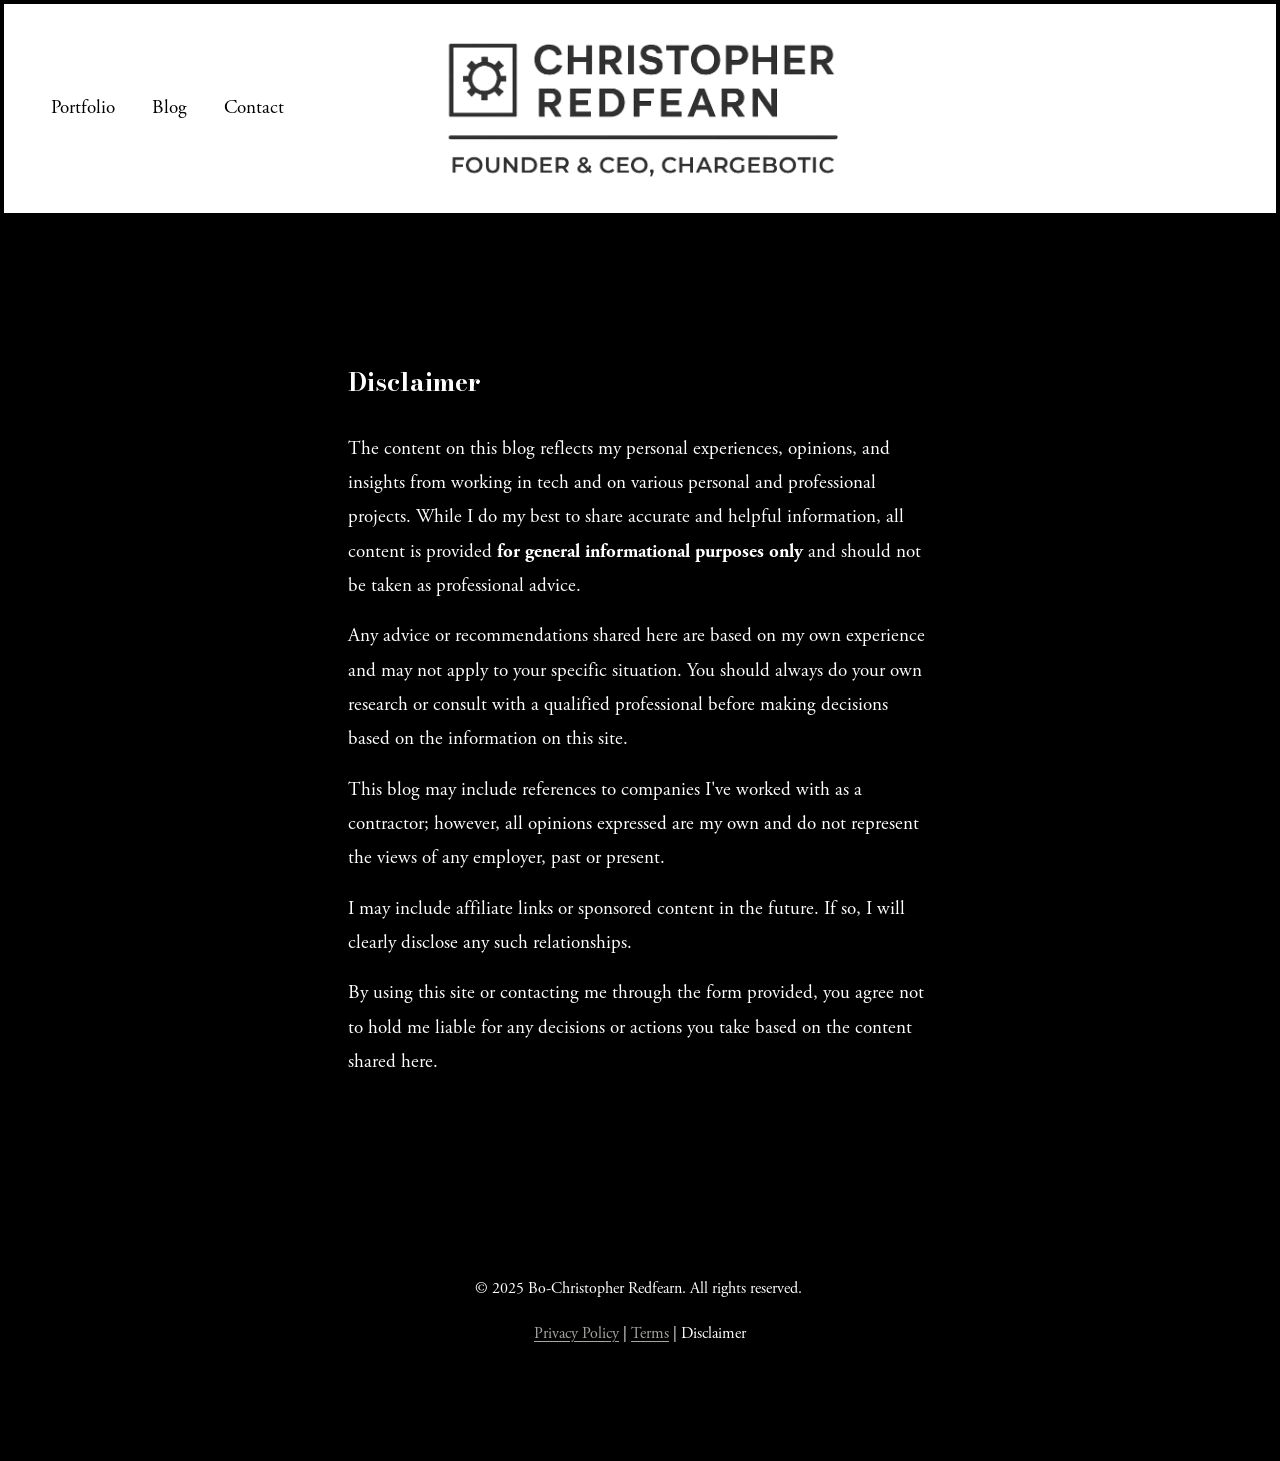
<file: disclaimer/index.html>
<!DOCTYPE html><html xmlns:og="http://opengraphprotocol.org/schema/" xmlns:fb="http://www.facebook.com/2008/fbml" lang="en-US" class="yui3-js-enabled wf-adobegaramondpro-n4-active wf-adobegaramondpro-n7-active js flexbox canvas canvastext webgl no-touch hashchange history draganddrop rgba hsla multiplebgs backgroundsize borderimage borderradius boxshadow textshadow opacity cssanimations csscolumns cssgradients cssreflections csstransforms no-csstransforms3d csstransitions video audio svg inlinesvg svgclippaths wf-adobegaramondpro-i7-active wf-active" style="--header-height: 244.390625px; scroll-behavior: smooth; --header-fixed-top-offset: 209.828125px; scroll-padding-top: 244.391px;"><head>
    <meta http-equiv="X-UA-Compatible" content="IE=edge,chrome=1">
    <meta name="viewport" content="width=device-width, initial-scale=1">
    <!-- This is Squarespace. --><!-- bat-seahorse-wntn -->
<base href="">
<meta charset="utf-8">
<title>Disclaimer | Understand Risks &amp; Stay Informed — Christopher Redfearn | Founder &amp; CEO, Chargebotic</title>
<meta http-equiv="Accept-CH" content="Sec-CH-UA-Platform-Version, Sec-CH-UA-Model"><link rel="icon" type="image/x-icon" href="/assets/f6f9150717e1ac7b.ico">
<link rel="canonical" href="/disclaimer">
<meta property="og:site_name" content="Christopher Redfearn | Founder &amp; CEO, Chargebotic">
<meta property="og:title" content="Disclaimer | Understand Risks &amp; Stay Informed — Christopher Redfearn | Founder &amp; CEO, Chargebotic">
<meta property="og:url" content="/disclaimer">
<meta property="og:type" content="website">
<meta property="og:description" content="Read the disclaimer on Christopher Redfearn's website to understand the scope of content, personal opinions, and legal considerations for visitors.">
<meta itemprop="name" content="Disclaimer | Understand Risks &amp; Stay Informed — Christopher Redfearn | Founder &amp; CEO, Chargebotic">
<meta itemprop="url" content="/disclaimer">
<meta itemprop="description" content="Read the disclaimer on Christopher Redfearn's website to understand the scope of content, personal opinions, and legal considerations for visitors.">
<meta name="twitter:title" content="Disclaimer | Understand Risks &amp; Stay Informed — Christopher Redfearn | Founder &amp; CEO, Chargebotic">
<meta name="twitter:url" content="/disclaimer">
<meta name="twitter:card" content="summary">
<meta name="twitter:description" content="Read the disclaimer on Christopher Redfearn's website to understand the scope of content, personal opinions, and legal considerations for visitors.">
<meta name="description" content="Read the disclaimer on Christopher Redfearn's website to understand the scope of content, personal opinions, and legal considerations for visitors.">





<style>@keyframes fonts-loading { 0%, 99% { color: transparent; } } html.wf-loading * { animation: fonts-loading 3s; }</style>

<style data-sqsp-font-ids="6a3126957d426c0f4007ee6c,6a3139e4691a2d058d1a1be6">
/* latin */
@font-face {
  font-family: 'Bodoni Moda';
  font-style: normal;
  font-weight: 400;
  font-display: swap;
  src: url('/assets/578d3974a5f9892a.woff2') format('woff2');
  unicode-range: U+0000-00FF, U+0131, U+0152-0153, U+02BB-02BC, U+02C6, U+02DA, U+02DC, U+0304, U+0308, U+0329, U+2000-206F, U+20AC, U+2122, U+2191, U+2193, U+2212, U+2215, U+FEFF, U+FFFD;
}
/* latin-ext */
@font-face {
  font-family: 'Bodoni Moda';
  font-style: normal;
  font-weight: 400;
  font-display: swap;
  src: url('/assets/acab89b6caafd4e6.woff2') format('woff2');
  unicode-range: U+0100-02BA, U+02BD-02C5, U+02C7-02CC, U+02CE-02D7, U+02DD-02FF, U+0304, U+0308, U+0329, U+1D00-1DBF, U+1E00-1E9F, U+1EF2-1EFF, U+2020, U+20A0-20AB, U+20AD-20C0, U+2113, U+2C60-2C7F, U+A720-A7FF;
}
/* symbols */
@font-face {
  font-family: 'Bodoni Moda';
  font-style: normal;
  font-weight: 400;
  font-display: swap;
  src: url('/assets/5623e8b5ea9bf6d5.woff2') format('woff2');
  unicode-range: U+0001-000C, U+000E-001F, U+007F-009F, U+20DD-20E0, U+20E2-20E4, U+2150-218F, U+2190, U+2192, U+2194-2199, U+21AF, U+21E6-21F0, U+21F3, U+2218-2219, U+2299, U+22C4-22C6, U+2300-243F, U+2440-244A, U+2460-24FF, U+25A0-27BF, U+2800-28FF, U+2921-2922, U+2981, U+29BF, U+29EB, U+2B00-2BFF, U+4DC0-4DFF, U+FFF9-FFFB, U+10140-1018E, U+10190-1019C, U+101A0, U+101D0-101FD, U+102E0-102FB, U+10E60-10E7E, U+1D2C0-1D2D3, U+1D2E0-1D37F, U+1F000-1F0FF, U+1F100-1F1AD, U+1F1E6-1F1FF, U+1F30D-1F30F, U+1F315, U+1F31C, U+1F31E, U+1F320-1F32C, U+1F336, U+1F378, U+1F37D, U+1F382, U+1F393-1F39F, U+1F3A7-1F3A8, U+1F3AC-1F3AF, U+1F3C2, U+1F3C4-1F3C6, U+1F3CA-1F3CE, U+1F3D4-1F3E0, U+1F3ED, U+1F3F1-1F3F3, U+1F3F5-1F3F7, U+1F408, U+1F415, U+1F41F, U+1F426, U+1F43F, U+1F441-1F442, U+1F444, U+1F446-1F449, U+1F44C-1F44E, U+1F453, U+1F46A, U+1F47D, U+1F4A3, U+1F4B0, U+1F4B3, U+1F4B9, U+1F4BB, U+1F4BF, U+1F4C8-1F4CB, U+1F4D6, U+1F4DA, U+1F4DF, U+1F4E3-1F4E6, U+1F4EA-1F4ED, U+1F4F7, U+1F4F9-1F4FB, U+1F4FD-1F4FE, U+1F503, U+1F507-1F50B, U+1F50D, U+1F512-1F513, U+1F53E-1F54A, U+1F54F-1F5FA, U+1F610, U+1F650-1F67F, U+1F687, U+1F68D, U+1F691, U+1F694, U+1F698, U+1F6AD, U+1F6B2, U+1F6B9-1F6BA, U+1F6BC, U+1F6C6-1F6CF, U+1F6D3-1F6D7, U+1F6E0-1F6EA, U+1F6F0-1F6F3, U+1F6F7-1F6FC, U+1F700-1F7FF, U+1F800-1F80B, U+1F810-1F847, U+1F850-1F859, U+1F860-1F887, U+1F890-1F8AD, U+1F8B0-1F8BB, U+1F8C0-1F8C1, U+1F900-1F90B, U+1F93B, U+1F946, U+1F984, U+1F996, U+1F9E9, U+1FA00-1FA6F, U+1FA70-1FA7C, U+1FA80-1FA89, U+1FA8F-1FAC6, U+1FACE-1FADC, U+1FADF-1FAE9, U+1FAF0-1FAF8, U+1FB00-1FBFF;
}
/* math */
@font-face {
  font-family: 'Bodoni Moda';
  font-style: normal;
  font-weight: 400;
  font-display: swap;
  src: url('/assets/b57daa9d560f2320.woff2') format('woff2');
  unicode-range: U+0302-0303, U+0305, U+0307-0308, U+0310, U+0312, U+0315, U+031A, U+0326-0327, U+032C, U+032F-0330, U+0332-0333, U+0338, U+033A, U+0346, U+034D, U+0391-03A1, U+03A3-03A9, U+03B1-03C9, U+03D1, U+03D5-03D6, U+03F0-03F1, U+03F4-03F5, U+2016-2017, U+2034-2038, U+203C, U+2040, U+2043, U+2047, U+2050, U+2057, U+205F, U+2070-2071, U+2074-208E, U+2090-209C, U+20D0-20DC, U+20E1, U+20E5-20EF, U+2100-2112, U+2114-2115, U+2117-2121, U+2123-214F, U+2190, U+2192, U+2194-21AE, U+21B0-21E5, U+21F1-21F2, U+21F4-2211, U+2213-2214, U+2216-22FF, U+2308-230B, U+2310, U+2319, U+231C-2321, U+2336-237A, U+237C, U+2395, U+239B-23B7, U+23D0, U+23DC-23E1, U+2474-2475, U+25AF, U+25B3, U+25B7, U+25BD, U+25C1, U+25CA, U+25CC, U+25FB, U+266D-266F, U+27C0-27FF, U+2900-2AFF, U+2B0E-2B11, U+2B30-2B4C, U+2BFE, U+3030, U+FF5B, U+FF5D, U+1D400-1D7FF, U+1EE00-1EEFF;
}
/* latin-ext */
@font-face {
  font-family: 'Poppins';
  font-style: normal;
  font-weight: 400;
  font-display: swap;
  src: url('/assets/48ab9aa71536a532.woff2') format('woff2');
  unicode-range: U+0100-02BA, U+02BD-02C5, U+02C7-02CC, U+02CE-02D7, U+02DD-02FF, U+0304, U+0308, U+0329, U+1D00-1DBF, U+1E00-1E9F, U+1EF2-1EFF, U+2020, U+20A0-20AB, U+20AD-20C0, U+2113, U+2C60-2C7F, U+A720-A7FF;
}
/* latin */
@font-face {
  font-family: 'Poppins';
  font-style: normal;
  font-weight: 400;
  font-display: swap;
  src: url('/assets/cb70f0a787af69e8.woff2') format('woff2');
  unicode-range: U+0000-00FF, U+0131, U+0152-0153, U+02BB-02BC, U+02C6, U+02DA, U+02DC, U+0304, U+0308, U+0329, U+2000-206F, U+20AC, U+2122, U+2191, U+2193, U+2212, U+2215, U+FEFF, U+FFFD;
}
/* devanagari */
@font-face {
  font-family: 'Poppins';
  font-style: normal;
  font-weight: 400;
  font-display: swap;
  src: url('/assets/204bab0e71f51d97.woff2') format('woff2');
  unicode-range: U+0900-097F, U+1CD0-1CF9, U+200C-200D, U+20A8, U+20B9, U+20F0, U+25CC, U+A830-A839, U+A8E0-A8FF, U+11B00-11B09;
}
/* math */
@font-face {
  font-family: 'Bodoni Moda';
  font-style: normal;
  font-weight: 700;
  font-display: swap;
  src: url('/assets/ab58a1b2ef4b4738.woff2') format('woff2');
  unicode-range: U+0302-0303, U+0305, U+0307-0308, U+0310, U+0312, U+0315, U+031A, U+0326-0327, U+032C, U+032F-0330, U+0332-0333, U+0338, U+033A, U+0346, U+034D, U+0391-03A1, U+03A3-03A9, U+03B1-03C9, U+03D1, U+03D5-03D6, U+03F0-03F1, U+03F4-03F5, U+2016-2017, U+2034-2038, U+203C, U+2040, U+2043, U+2047, U+2050, U+2057, U+205F, U+2070-2071, U+2074-208E, U+2090-209C, U+20D0-20DC, U+20E1, U+20E5-20EF, U+2100-2112, U+2114-2115, U+2117-2121, U+2123-214F, U+2190, U+2192, U+2194-21AE, U+21B0-21E5, U+21F1-21F2, U+21F4-2211, U+2213-2214, U+2216-22FF, U+2308-230B, U+2310, U+2319, U+231C-2321, U+2336-237A, U+237C, U+2395, U+239B-23B7, U+23D0, U+23DC-23E1, U+2474-2475, U+25AF, U+25B3, U+25B7, U+25BD, U+25C1, U+25CA, U+25CC, U+25FB, U+266D-266F, U+27C0-27FF, U+2900-2AFF, U+2B0E-2B11, U+2B30-2B4C, U+2BFE, U+3030, U+FF5B, U+FF5D, U+1D400-1D7FF, U+1EE00-1EEFF;
}
/* latin */
@font-face {
  font-family: 'Bodoni Moda';
  font-style: normal;
  font-weight: 700;
  font-display: swap;
  src: url('/assets/f8fa4c29ae0fd043.woff2') format('woff2');
  unicode-range: U+0000-00FF, U+0131, U+0152-0153, U+02BB-02BC, U+02C6, U+02DA, U+02DC, U+0304, U+0308, U+0329, U+2000-206F, U+20AC, U+2122, U+2191, U+2193, U+2212, U+2215, U+FEFF, U+FFFD;
}
/* symbols */
@font-face {
  font-family: 'Bodoni Moda';
  font-style: normal;
  font-weight: 700;
  font-display: swap;
  src: url('/assets/dbddb34c991b50cf.woff2') format('woff2');
  unicode-range: U+0001-000C, U+000E-001F, U+007F-009F, U+20DD-20E0, U+20E2-20E4, U+2150-218F, U+2190, U+2192, U+2194-2199, U+21AF, U+21E6-21F0, U+21F3, U+2218-2219, U+2299, U+22C4-22C6, U+2300-243F, U+2440-244A, U+2460-24FF, U+25A0-27BF, U+2800-28FF, U+2921-2922, U+2981, U+29BF, U+29EB, U+2B00-2BFF, U+4DC0-4DFF, U+FFF9-FFFB, U+10140-1018E, U+10190-1019C, U+101A0, U+101D0-101FD, U+102E0-102FB, U+10E60-10E7E, U+1D2C0-1D2D3, U+1D2E0-1D37F, U+1F000-1F0FF, U+1F100-1F1AD, U+1F1E6-1F1FF, U+1F30D-1F30F, U+1F315, U+1F31C, U+1F31E, U+1F320-1F32C, U+1F336, U+1F378, U+1F37D, U+1F382, U+1F393-1F39F, U+1F3A7-1F3A8, U+1F3AC-1F3AF, U+1F3C2, U+1F3C4-1F3C6, U+1F3CA-1F3CE, U+1F3D4-1F3E0, U+1F3ED, U+1F3F1-1F3F3, U+1F3F5-1F3F7, U+1F408, U+1F415, U+1F41F, U+1F426, U+1F43F, U+1F441-1F442, U+1F444, U+1F446-1F449, U+1F44C-1F44E, U+1F453, U+1F46A, U+1F47D, U+1F4A3, U+1F4B0, U+1F4B3, U+1F4B9, U+1F4BB, U+1F4BF, U+1F4C8-1F4CB, U+1F4D6, U+1F4DA, U+1F4DF, U+1F4E3-1F4E6, U+1F4EA-1F4ED, U+1F4F7, U+1F4F9-1F4FB, U+1F4FD-1F4FE, U+1F503, U+1F507-1F50B, U+1F50D, U+1F512-1F513, U+1F53E-1F54A, U+1F54F-1F5FA, U+1F610, U+1F650-1F67F, U+1F687, U+1F68D, U+1F691, U+1F694, U+1F698, U+1F6AD, U+1F6B2, U+1F6B9-1F6BA, U+1F6BC, U+1F6C6-1F6CF, U+1F6D3-1F6D7, U+1F6E0-1F6EA, U+1F6F0-1F6F3, U+1F6F7-1F6FC, U+1F700-1F7FF, U+1F800-1F80B, U+1F810-1F847, U+1F850-1F859, U+1F860-1F887, U+1F890-1F8AD, U+1F8B0-1F8BB, U+1F8C0-1F8C1, U+1F900-1F90B, U+1F93B, U+1F946, U+1F984, U+1F996, U+1F9E9, U+1FA00-1FA6F, U+1FA70-1FA7C, U+1FA80-1FA89, U+1FA8F-1FAC6, U+1FACE-1FADC, U+1FADF-1FAE9, U+1FAF0-1FAF8, U+1FB00-1FBFF;
}
/* latin-ext */
@font-face {
  font-family: 'Bodoni Moda';
  font-style: normal;
  font-weight: 700;
  font-display: swap;
  src: url('/assets/7aa6e1bb97c9e32d.woff2') format('woff2');
  unicode-range: U+0100-02BA, U+02BD-02C5, U+02C7-02CC, U+02CE-02D7, U+02DD-02FF, U+0304, U+0308, U+0329, U+1D00-1DBF, U+1E00-1E9F, U+1EF2-1EFF, U+2020, U+20A0-20AB, U+20AD-20C0, U+2113, U+2C60-2C7F, U+A720-A7FF;
}
/* latin */
@font-face {
  font-family: 'Poppins';
  font-style: normal;
  font-weight: 700;
  font-display: swap;
  src: url('/assets/738b906443717af4.woff2') format('woff2');
  unicode-range: U+0000-00FF, U+0131, U+0152-0153, U+02BB-02BC, U+02C6, U+02DA, U+02DC, U+0304, U+0308, U+0329, U+2000-206F, U+20AC, U+2122, U+2191, U+2193, U+2212, U+2215, U+FEFF, U+FFFD;
}
/* devanagari */
@font-face {
  font-family: 'Poppins';
  font-style: normal;
  font-weight: 700;
  font-display: swap;
  src: url('/assets/9ff842352d5ff859.woff2') format('woff2');
  unicode-range: U+0900-097F, U+1CD0-1CF9, U+200C-200D, U+20A8, U+20B9, U+20F0, U+25CC, U+A830-A839, U+A8E0-A8FF, U+11B00-11B09;
}
/* latin-ext */
@font-face {
  font-family: 'Poppins';
  font-style: normal;
  font-weight: 700;
  font-display: swap;
  src: url('/assets/d740d3fc0d05905d.woff2') format('woff2');
  unicode-range: U+0100-02BA, U+02BD-02C5, U+02C7-02CC, U+02CE-02D7, U+02DD-02FF, U+0304, U+0308, U+0329, U+1D00-1DBF, U+1E00-1E9F, U+1EF2-1EFF, U+2020, U+20A0-20AB, U+20AD-20C0, U+2113, U+2C60-2C7F, U+A720-A7FF;
}
/* latin-ext */
@font-face {
  font-family: 'Poppins';
  font-style: italic;
  font-weight: 400;
  font-display: swap;
  src: url('/assets/e8e02c8c08f92d77.woff2') format('woff2');
  unicode-range: U+0100-02BA, U+02BD-02C5, U+02C7-02CC, U+02CE-02D7, U+02DD-02FF, U+0304, U+0308, U+0329, U+1D00-1DBF, U+1E00-1E9F, U+1EF2-1EFF, U+2020, U+20A0-20AB, U+20AD-20C0, U+2113, U+2C60-2C7F, U+A720-A7FF;
}
/* latin */
@font-face {
  font-family: 'Poppins';
  font-style: italic;
  font-weight: 400;
  font-display: swap;
  src: url('/assets/d65b8c06118e5c77.woff2') format('woff2');
  unicode-range: U+0000-00FF, U+0131, U+0152-0153, U+02BB-02BC, U+02C6, U+02DA, U+02DC, U+0304, U+0308, U+0329, U+2000-206F, U+20AC, U+2122, U+2191, U+2193, U+2212, U+2215, U+FEFF, U+FFFD;
}
/* devanagari */
@font-face {
  font-family: 'Poppins';
  font-style: italic;
  font-weight: 400;
  font-display: swap;
  src: url('/assets/f319ce36470b2554.woff2') format('woff2');
  unicode-range: U+0900-097F, U+1CD0-1CF9, U+200C-200D, U+20A8, U+20B9, U+20F0, U+25CC, U+A830-A839, U+A8E0-A8FF, U+11B00-11B09;
}
/* latin-ext */
@font-face {
  font-family: 'Poppins';
  font-style: italic;
  font-weight: 700;
  font-display: swap;
  src: url('/assets/3dbc0a3a10454c5c.woff2') format('woff2');
  unicode-range: U+0100-02BA, U+02BD-02C5, U+02C7-02CC, U+02CE-02D7, U+02DD-02FF, U+0304, U+0308, U+0329, U+1D00-1DBF, U+1E00-1E9F, U+1EF2-1EFF, U+2020, U+20A0-20AB, U+20AD-20C0, U+2113, U+2C60-2C7F, U+A720-A7FF;
}
/* devanagari */
@font-face {
  font-family: 'Poppins';
  font-style: italic;
  font-weight: 700;
  font-display: swap;
  src: url('/assets/5b0dd19e1598408f.woff2') format('woff2');
  unicode-range: U+0900-097F, U+1CD0-1CF9, U+200C-200D, U+20A8, U+20B9, U+20F0, U+25CC, U+A830-A839, U+A8E0-A8FF, U+11B00-11B09;
}
/* latin */
@font-face {
  font-family: 'Poppins';
  font-style: italic;
  font-weight: 700;
  font-display: swap;
  src: url('/assets/35d7309a06e6aeb8.woff2') format('woff2');
  unicode-range: U+0000-00FF, U+0131, U+0152-0153, U+02BB-02BC, U+02C6, U+02DA, U+02DC, U+0304, U+0308, U+0329, U+2000-206F, U+20AC, U+2122, U+2191, U+2193, U+2212, U+2215, U+FEFF, U+FFFD;
}
/* math */
@font-face {
  font-family: 'Bodoni Moda';
  font-style: italic;
  font-weight: 400;
  font-display: swap;
  src: url('/assets/5d1b0fdc370d5fe9.woff2') format('woff2');
  unicode-range: U+0302-0303, U+0305, U+0307-0308, U+0310, U+0312, U+0315, U+031A, U+0326-0327, U+032C, U+032F-0330, U+0332-0333, U+0338, U+033A, U+0346, U+034D, U+0391-03A1, U+03A3-03A9, U+03B1-03C9, U+03D1, U+03D5-03D6, U+03F0-03F1, U+03F4-03F5, U+2016-2017, U+2034-2038, U+203C, U+2040, U+2043, U+2047, U+2050, U+2057, U+205F, U+2070-2071, U+2074-208E, U+2090-209C, U+20D0-20DC, U+20E1, U+20E5-20EF, U+2100-2112, U+2114-2115, U+2117-2121, U+2123-214F, U+2190, U+2192, U+2194-21AE, U+21B0-21E5, U+21F1-21F2, U+21F4-2211, U+2213-2214, U+2216-22FF, U+2308-230B, U+2310, U+2319, U+231C-2321, U+2336-237A, U+237C, U+2395, U+239B-23B7, U+23D0, U+23DC-23E1, U+2474-2475, U+25AF, U+25B3, U+25B7, U+25BD, U+25C1, U+25CA, U+25CC, U+25FB, U+266D-266F, U+27C0-27FF, U+2900-2AFF, U+2B0E-2B11, U+2B30-2B4C, U+2BFE, U+3030, U+FF5B, U+FF5D, U+1D400-1D7FF, U+1EE00-1EEFF;
}
/* latin-ext */
@font-face {
  font-family: 'Bodoni Moda';
  font-style: italic;
  font-weight: 400;
  font-display: swap;
  src: url('/assets/073b9c43ab031153.woff2') format('woff2');
  unicode-range: U+0100-02BA, U+02BD-02C5, U+02C7-02CC, U+02CE-02D7, U+02DD-02FF, U+0304, U+0308, U+0329, U+1D00-1DBF, U+1E00-1E9F, U+1EF2-1EFF, U+2020, U+20A0-20AB, U+20AD-20C0, U+2113, U+2C60-2C7F, U+A720-A7FF;
}
/* latin */
@font-face {
  font-family: 'Bodoni Moda';
  font-style: italic;
  font-weight: 400;
  font-display: swap;
  src: url('/assets/76e70bf572fa9464.woff2') format('woff2');
  unicode-range: U+0000-00FF, U+0131, U+0152-0153, U+02BB-02BC, U+02C6, U+02DA, U+02DC, U+0304, U+0308, U+0329, U+2000-206F, U+20AC, U+2122, U+2191, U+2193, U+2212, U+2215, U+FEFF, U+FFFD;
}
/* symbols */
@font-face {
  font-family: 'Bodoni Moda';
  font-style: italic;
  font-weight: 400;
  font-display: swap;
  src: url('/assets/608399eb45de8d73.woff2') format('woff2');
  unicode-range: U+0001-000C, U+000E-001F, U+007F-009F, U+20DD-20E0, U+20E2-20E4, U+2150-218F, U+2190, U+2192, U+2194-2199, U+21AF, U+21E6-21F0, U+21F3, U+2218-2219, U+2299, U+22C4-22C6, U+2300-243F, U+2440-244A, U+2460-24FF, U+25A0-27BF, U+2800-28FF, U+2921-2922, U+2981, U+29BF, U+29EB, U+2B00-2BFF, U+4DC0-4DFF, U+FFF9-FFFB, U+10140-1018E, U+10190-1019C, U+101A0, U+101D0-101FD, U+102E0-102FB, U+10E60-10E7E, U+1D2C0-1D2D3, U+1D2E0-1D37F, U+1F000-1F0FF, U+1F100-1F1AD, U+1F1E6-1F1FF, U+1F30D-1F30F, U+1F315, U+1F31C, U+1F31E, U+1F320-1F32C, U+1F336, U+1F378, U+1F37D, U+1F382, U+1F393-1F39F, U+1F3A7-1F3A8, U+1F3AC-1F3AF, U+1F3C2, U+1F3C4-1F3C6, U+1F3CA-1F3CE, U+1F3D4-1F3E0, U+1F3ED, U+1F3F1-1F3F3, U+1F3F5-1F3F7, U+1F408, U+1F415, U+1F41F, U+1F426, U+1F43F, U+1F441-1F442, U+1F444, U+1F446-1F449, U+1F44C-1F44E, U+1F453, U+1F46A, U+1F47D, U+1F4A3, U+1F4B0, U+1F4B3, U+1F4B9, U+1F4BB, U+1F4BF, U+1F4C8-1F4CB, U+1F4D6, U+1F4DA, U+1F4DF, U+1F4E3-1F4E6, U+1F4EA-1F4ED, U+1F4F7, U+1F4F9-1F4FB, U+1F4FD-1F4FE, U+1F503, U+1F507-1F50B, U+1F50D, U+1F512-1F513, U+1F53E-1F54A, U+1F54F-1F5FA, U+1F610, U+1F650-1F67F, U+1F687, U+1F68D, U+1F691, U+1F694, U+1F698, U+1F6AD, U+1F6B2, U+1F6B9-1F6BA, U+1F6BC, U+1F6C6-1F6CF, U+1F6D3-1F6D7, U+1F6E0-1F6EA, U+1F6F0-1F6F3, U+1F6F7-1F6FC, U+1F700-1F7FF, U+1F800-1F80B, U+1F810-1F847, U+1F850-1F859, U+1F860-1F887, U+1F890-1F8AD, U+1F8B0-1F8BB, U+1F8C0-1F8C1, U+1F900-1F90B, U+1F93B, U+1F946, U+1F984, U+1F996, U+1F9E9, U+1FA00-1FA6F, U+1FA70-1FA7C, U+1FA80-1FA89, U+1FA8F-1FAC6, U+1FACE-1FADC, U+1FADF-1FAE9, U+1FAF0-1FAF8, U+1FB00-1FBFF;
}
/* math */
@font-face {
  font-family: 'Bodoni Moda';
  font-style: italic;
  font-weight: 700;
  font-display: swap;
  src: url('/assets/d655c128f980f53b.woff2') format('woff2');
  unicode-range: U+0302-0303, U+0305, U+0307-0308, U+0310, U+0312, U+0315, U+031A, U+0326-0327, U+032C, U+032F-0330, U+0332-0333, U+0338, U+033A, U+0346, U+034D, U+0391-03A1, U+03A3-03A9, U+03B1-03C9, U+03D1, U+03D5-03D6, U+03F0-03F1, U+03F4-03F5, U+2016-2017, U+2034-2038, U+203C, U+2040, U+2043, U+2047, U+2050, U+2057, U+205F, U+2070-2071, U+2074-208E, U+2090-209C, U+20D0-20DC, U+20E1, U+20E5-20EF, U+2100-2112, U+2114-2115, U+2117-2121, U+2123-214F, U+2190, U+2192, U+2194-21AE, U+21B0-21E5, U+21F1-21F2, U+21F4-2211, U+2213-2214, U+2216-22FF, U+2308-230B, U+2310, U+2319, U+231C-2321, U+2336-237A, U+237C, U+2395, U+239B-23B7, U+23D0, U+23DC-23E1, U+2474-2475, U+25AF, U+25B3, U+25B7, U+25BD, U+25C1, U+25CA, U+25CC, U+25FB, U+266D-266F, U+27C0-27FF, U+2900-2AFF, U+2B0E-2B11, U+2B30-2B4C, U+2BFE, U+3030, U+FF5B, U+FF5D, U+1D400-1D7FF, U+1EE00-1EEFF;
}
/* latin-ext */
@font-face {
  font-family: 'Bodoni Moda';
  font-style: italic;
  font-weight: 700;
  font-display: swap;
  src: url('/assets/d22c85ced77075d0.woff2') format('woff2');
  unicode-range: U+0100-02BA, U+02BD-02C5, U+02C7-02CC, U+02CE-02D7, U+02DD-02FF, U+0304, U+0308, U+0329, U+1D00-1DBF, U+1E00-1E9F, U+1EF2-1EFF, U+2020, U+20A0-20AB, U+20AD-20C0, U+2113, U+2C60-2C7F, U+A720-A7FF;
}
/* latin */
@font-face {
  font-family: 'Bodoni Moda';
  font-style: italic;
  font-weight: 700;
  font-display: swap;
  src: url('/assets/7f8d2ffa83fec4c1.woff2') format('woff2');
  unicode-range: U+0000-00FF, U+0131, U+0152-0153, U+02BB-02BC, U+02C6, U+02DA, U+02DC, U+0304, U+0308, U+0329, U+2000-206F, U+20AC, U+2122, U+2191, U+2193, U+2212, U+2215, U+FEFF, U+FFFD;
}
/* symbols */
@font-face {
  font-family: 'Bodoni Moda';
  font-style: italic;
  font-weight: 700;
  font-display: swap;
  src: url('/assets/b480bc3139e97af6.woff2') format('woff2');
  unicode-range: U+0001-000C, U+000E-001F, U+007F-009F, U+20DD-20E0, U+20E2-20E4, U+2150-218F, U+2190, U+2192, U+2194-2199, U+21AF, U+21E6-21F0, U+21F3, U+2218-2219, U+2299, U+22C4-22C6, U+2300-243F, U+2440-244A, U+2460-24FF, U+25A0-27BF, U+2800-28FF, U+2921-2922, U+2981, U+29BF, U+29EB, U+2B00-2BFF, U+4DC0-4DFF, U+FFF9-FFFB, U+10140-1018E, U+10190-1019C, U+101A0, U+101D0-101FD, U+102E0-102FB, U+10E60-10E7E, U+1D2C0-1D2D3, U+1D2E0-1D37F, U+1F000-1F0FF, U+1F100-1F1AD, U+1F1E6-1F1FF, U+1F30D-1F30F, U+1F315, U+1F31C, U+1F31E, U+1F320-1F32C, U+1F336, U+1F378, U+1F37D, U+1F382, U+1F393-1F39F, U+1F3A7-1F3A8, U+1F3AC-1F3AF, U+1F3C2, U+1F3C4-1F3C6, U+1F3CA-1F3CE, U+1F3D4-1F3E0, U+1F3ED, U+1F3F1-1F3F3, U+1F3F5-1F3F7, U+1F408, U+1F415, U+1F41F, U+1F426, U+1F43F, U+1F441-1F442, U+1F444, U+1F446-1F449, U+1F44C-1F44E, U+1F453, U+1F46A, U+1F47D, U+1F4A3, U+1F4B0, U+1F4B3, U+1F4B9, U+1F4BB, U+1F4BF, U+1F4C8-1F4CB, U+1F4D6, U+1F4DA, U+1F4DF, U+1F4E3-1F4E6, U+1F4EA-1F4ED, U+1F4F7, U+1F4F9-1F4FB, U+1F4FD-1F4FE, U+1F503, U+1F507-1F50B, U+1F50D, U+1F512-1F513, U+1F53E-1F54A, U+1F54F-1F5FA, U+1F610, U+1F650-1F67F, U+1F687, U+1F68D, U+1F691, U+1F694, U+1F698, U+1F6AD, U+1F6B2, U+1F6B9-1F6BA, U+1F6BC, U+1F6C6-1F6CF, U+1F6D3-1F6D7, U+1F6E0-1F6EA, U+1F6F0-1F6F3, U+1F6F7-1F6FC, U+1F700-1F7FF, U+1F800-1F80B, U+1F810-1F847, U+1F850-1F859, U+1F860-1F887, U+1F890-1F8AD, U+1F8B0-1F8BB, U+1F8C0-1F8C1, U+1F900-1F90B, U+1F93B, U+1F946, U+1F984, U+1F996, U+1F9E9, U+1FA00-1FA6F, U+1FA70-1FA7C, U+1FA80-1FA89, U+1FA8F-1FAC6, U+1FACE-1FADC, U+1FADF-1FAE9, U+1FAF0-1FAF8, U+1FB00-1FBFF;
}
</style>
<style type="text/css">@font-face{font-family:adobe-garamond-pro;src:url(/assets/c4b62acb965b9e2c) format("woff2"),url(/assets/ec1360e70e63f6dd) format("woff"),url(/assets/4b588d757da30f3c) format("opentype");font-weight:400;font-style:normal;font-stretch:normal;font-display:auto;}@font-face{font-family:adobe-garamond-pro;src:url(/assets/14ee299bc5087a7f) format("woff2"),url(/assets/7a5089219b4e0c14) format("woff"),url(/assets/976bc23a95b8754f) format("opentype");font-weight:700;font-style:normal;font-stretch:normal;font-display:auto;}@font-face{font-family:adobe-garamond-pro;src:url(/assets/dca25975e44f5cd6) format("woff2"),url(/assets/3656a9627a049fdf) format("woff"),url(/assets/85f8dbf6e62008dc) format("opentype");font-weight:700;font-style:italic;font-stretch:normal;font-display:auto;}</style>










<link rel="stylesheet" type="text/css" href="/assets/004bae5a09a79b7e.css"><link rel="stylesheet" type="text/css" href="/assets/03846e5f5dfdb9d9.css"><link rel="stylesheet" type="text/css" href="/assets/c973a94fb0a87ce4.css">
<!-- End of Squarespace Headers -->
  <link rel="stylesheet" type="text/css" href="/assets/9c52f5084fde2f22.css"><link rel="stylesheet" type="text/css" href="/assets/0c8f3b425444e690.css"></head>

  <body id="collection-6835427a4b5d71527f116e64" class="primary-button-style-solid primary-button-shape-square secondary-button-style-solid secondary-button-shape-square tertiary-button-style-solid tertiary-button-shape-square form-field-style-solid form-field-shape-square form-field-border-all form-field-hover-focus-outline form-field-checkbox-type-icon form-field-checkbox-fill-solid form-field-checkbox-color-inverted form-field-checkbox-shape-square form-field-checkbox-layout-stack form-field-radio-type-icon form-field-radio-fill-solid form-field-radio-color-normal form-field-radio-shape-pill form-field-radio-layout-stack form-field-survey-fill-solid form-field-survey-color-normal form-field-survey-shape-pill form-submit-button-style-label tweak-global-animations-animation-type-none tweak-global-animations-animation-curve-ease image-block-poster-text-alignment-left image-block-card-content-position-center image-block-card-text-alignment-left image-block-overlap-content-position-center image-block-overlap-text-alignment-left image-block-collage-content-position-center image-block-collage-text-alignment-left image-block-stack-text-alignment-left tweak-blog-alternating-side-by-side-width-full tweak-blog-alternating-side-by-side-image-aspect-ratio-11-square tweak-blog-alternating-side-by-side-text-alignment-left tweak-blog-alternating-side-by-side-read-more-style-show tweak-blog-alternating-side-by-side-image-text-alignment-middle tweak-blog-alternating-side-by-side-delimiter-bullet tweak-blog-alternating-side-by-side-meta-position-top tweak-blog-alternating-side-by-side-primary-meta-categories tweak-blog-alternating-side-by-side-secondary-meta-date tweak-blog-alternating-side-by-side-excerpt-show form-use-theme-colors tweak-global-animations-complexity-level-detailed tweak-global-animations-animation-style-fade tweak-blog-masonry-width-inset tweak-blog-masonry-text-alignment-left tweak-blog-masonry-primary-meta-categories tweak-blog-masonry-secondary-meta-date tweak-blog-masonry-meta-position-top tweak-blog-masonry-read-more-style-show tweak-blog-masonry-delimiter-space tweak-blog-masonry-image-placement-above tweak-blog-masonry-excerpt-show tweak-portfolio-grid-overlay-width-full tweak-portfolio-grid-overlay-height-large tweak-portfolio-grid-overlay-image-aspect-ratio-11-square tweak-portfolio-grid-overlay-text-placement-center tweak-portfolio-grid-overlay-show-text-after-hover tweak-blog-single-column-width-inset tweak-blog-single-column-text-alignment-center tweak-blog-single-column-image-placement-above tweak-blog-single-column-delimiter-bullet tweak-blog-single-column-read-more-style-show tweak-blog-single-column-primary-meta-categories tweak-blog-single-column-secondary-meta-date tweak-blog-single-column-meta-position-top tweak-blog-single-column-content-full-post header-width-full  tweak-fixed-header tweak-fixed-header-style-basic tweak-blog-item-width-medium tweak-blog-item-text-alignment-left tweak-blog-item-meta-position-above-title tweak-blog-item-show-categories tweak-blog-item-show-date tweak-blog-item-show-author-name tweak-blog-item-show-author-profile tweak-blog-item-delimiter-bullet tweak-blog-side-by-side-width-inset tweak-blog-side-by-side-image-placement-left tweak-blog-side-by-side-image-aspect-ratio-11-square tweak-blog-side-by-side-primary-meta-categories tweak-blog-side-by-side-secondary-meta-date tweak-blog-side-by-side-meta-position-top tweak-blog-side-by-side-text-alignment-left tweak-blog-side-by-side-image-text-alignment-middle tweak-blog-side-by-side-read-more-style-show tweak-blog-side-by-side-delimiter-bullet tweak-blog-side-by-side-excerpt-show tweak-events-stacked-width-full tweak-events-stacked-height-large tweak-events-stacked-show-thumbnails tweak-events-stacked-thumbnail-size-32-standard tweak-events-stacked-date-style-with-text tweak-events-stacked-show-time tweak-events-stacked-show-location tweak-events-stacked-show-excerpt tweak-blog-basic-grid-width-full tweak-blog-basic-grid-image-aspect-ratio-32-standard tweak-blog-basic-grid-text-alignment-left tweak-blog-basic-grid-delimiter-bullet tweak-blog-basic-grid-image-placement-above tweak-blog-basic-grid-read-more-style-show tweak-blog-basic-grid-primary-meta-categories tweak-blog-basic-grid-secondary-meta-date tweak-blog-basic-grid-excerpt-show tweak-portfolio-grid-basic-width-full tweak-portfolio-grid-basic-height-small tweak-portfolio-grid-basic-image-aspect-ratio-11-square tweak-portfolio-grid-basic-text-alignment-left tweak-portfolio-grid-basic-hover-effect-fade header-overlay-alignment-center tweak-portfolio-index-background-link-format-stacked tweak-portfolio-index-background-width-full tweak-portfolio-index-background-height-large tweak-portfolio-index-background-vertical-alignment-middle tweak-portfolio-index-background-horizontal-alignment-center tweak-portfolio-index-background-delimiter-none tweak-portfolio-index-background-animation-type-fade tweak-portfolio-index-background-animation-duration-medium tweak-portfolio-hover-follow-layout-inline tweak-portfolio-hover-follow-delimiter-forward-slash tweak-portfolio-hover-follow-animation-type-fade tweak-portfolio-hover-follow-animation-duration-medium tweak-portfolio-hover-static-layout-stacked tweak-portfolio-hover-static-delimiter-forward-slash tweak-portfolio-hover-static-animation-type-scale-up tweak-portfolio-hover-static-animation-duration-medium hide-opentable-icons opentable-style-dark tweak-product-quick-view-button-style-floating tweak-product-quick-view-button-position-bottom tweak-product-quick-view-lightbox-excerpt-display-truncate tweak-product-quick-view-lightbox-show-arrows tweak-product-quick-view-lightbox-show-close-button tweak-product-quick-view-lightbox-controls-weight-light native-currency-code-usd collection-type-page collection-6835427a4b5d71527f116e64 collection-layout-default mobile-style-available sqs-seven-one
      
        
          
        
      
     seven-one-global-animations" tabindex="-1" data-animation-state="booted">
    <div id="siteWrapper" class="clearfix site-wrapper">
      
        <div id="floatingCart" class="floating-cart hidden">
          
        </div>
      

      












  <header data-test="header" id="header" class="header theme-col--primary" data-section-theme="" data-controller="Header" data-current-styles="{
                                                                                                                                                                                                              &quot;layout&quot;: &quot;brandingCenter&quot;,
                                                                                                                                                                                                              &quot;action&quot;: {
                                                                                                                                                                                                                &quot;buttonText&quot;: &quot;Get Started&quot;,
                                                                                                                                                                                                                &quot;newWindow&quot;: false
                                                                                                                                                                                                              },
                                                                                                                                                                                                              &quot;showSocial&quot;: false,
                                                                                                                                                                                                              &quot;socialOptions&quot;: {
                                                                                                                                                                                                                &quot;socialBorderShape&quot;: &quot;none&quot;,
                                                                                                                                                                                                                &quot;socialBorderStyle&quot;: &quot;outline&quot;,
                                                                                                                                                                                                                &quot;socialBorderThickness&quot;: {
                                                                                                                                                                                                                  &quot;unit&quot;: &quot;px&quot;,
                                                                                                                                                                                                                  &quot;value&quot;: 1.0
                                                                                                                                                                                                                }
                                                                                                                                                                                                              },
                                                                                                                                                                                                              &quot;menuOverlayAnimation&quot;: &quot;fade&quot;,
                                                                                                                                                                                                              &quot;cartStyle&quot;: &quot;cart&quot;,
                                                                                                                                                                                                              &quot;cartText&quot;: &quot;Cart&quot;,
                                                                                                                                                                                                              &quot;showEmptyCartState&quot;: true,
                                                                                                                                                                                                              &quot;cartOptions&quot;: {
                                                                                                                                                                                                                &quot;iconType&quot;: &quot;solid-7&quot;,
                                                                                                                                                                                                                &quot;cartBorderShape&quot;: &quot;none&quot;,
                                                                                                                                                                                                                &quot;cartBorderStyle&quot;: &quot;outline&quot;,
                                                                                                                                                                                                                &quot;cartBorderThickness&quot;: {
                                                                                                                                                                                                                  &quot;unit&quot;: &quot;px&quot;,
                                                                                                                                                                                                                  &quot;value&quot;: 1.0
                                                                                                                                                                                                                }
                                                                                                                                                                                                              },
                                                                                                                                                                                                              &quot;showButton&quot;: false,
                                                                                                                                                                                                              &quot;showCart&quot;: false,
                                                                                                                                                                                                              &quot;showAccountLogin&quot;: false,
                                                                                                                                                                                                              &quot;headerStyle&quot;: &quot;solid&quot;,
                                                                                                                                                                                                              &quot;languagePicker&quot;: {
                                                                                                                                                                                                                &quot;enabled&quot;: false,
                                                                                                                                                                                                                &quot;iconEnabled&quot;: false,
                                                                                                                                                                                                                &quot;iconType&quot;: &quot;globe&quot;,
                                                                                                                                                                                                                &quot;flagShape&quot;: &quot;shiny&quot;,
                                                                                                                                                                                                                &quot;languageFlags&quot;: [ ]
                                                                                                                                                                                                              },
                                                                                                                                                                                                              &quot;iconOptions&quot;: {
                                                                                                                                                                                                                &quot;desktopDropdownIconOptions&quot;: {
                                                                                                                                                                                                                  &quot;size&quot;: {
                                                                                                                                                                                                                    &quot;unit&quot;: &quot;em&quot;,
                                                                                                                                                                                                                    &quot;value&quot;: 1.0
                                                                                                                                                                                                                  },
                                                                                                                                                                                                                  &quot;iconSpacing&quot;: {
                                                                                                                                                                                                                    &quot;unit&quot;: &quot;em&quot;,
                                                                                                                                                                                                                    &quot;value&quot;: 0.35
                                                                                                                                                                                                                  },
                                                                                                                                                                                                                  &quot;strokeWidth&quot;: {
                                                                                                                                                                                                                    &quot;unit&quot;: &quot;px&quot;,
                                                                                                                                                                                                                    &quot;value&quot;: 1.0
                                                                                                                                                                                                                  },
                                                                                                                                                                                                                  &quot;endcapType&quot;: &quot;square&quot;,
                                                                                                                                                                                                                  &quot;folderDropdownIcon&quot;: &quot;none&quot;,
                                                                                                                                                                                                                  &quot;languagePickerIcon&quot;: &quot;openArrowHead&quot;
                                                                                                                                                                                                                },
                                                                                                                                                                                                                &quot;mobileDropdownIconOptions&quot;: {
                                                                                                                                                                                                                  &quot;size&quot;: {
                                                                                                                                                                                                                    &quot;unit&quot;: &quot;em&quot;,
                                                                                                                                                                                                                    &quot;value&quot;: 1.0
                                                                                                                                                                                                                  },
                                                                                                                                                                                                                  &quot;iconSpacing&quot;: {
                                                                                                                                                                                                                    &quot;unit&quot;: &quot;em&quot;,
                                                                                                                                                                                                                    &quot;value&quot;: 0.15
                                                                                                                                                                                                                  },
                                                                                                                                                                                                                  &quot;strokeWidth&quot;: {
                                                                                                                                                                                                                    &quot;unit&quot;: &quot;px&quot;,
                                                                                                                                                                                                                    &quot;value&quot;: 0.5
                                                                                                                                                                                                                  },
                                                                                                                                                                                                                  &quot;endcapType&quot;: &quot;square&quot;,
                                                                                                                                                                                                                  &quot;folderDropdownIcon&quot;: &quot;openArrowHead&quot;,
                                                                                                                                                                                                                  &quot;languagePickerIcon&quot;: &quot;openArrowHead&quot;
                                                                                                                                                                                                                }
                                                                                                                                                                                                              },
                                                                                                                                                                                                              &quot;mobileOptions&quot;: {
                                                                                                                                                                                                                &quot;layout&quot;: &quot;logoLeftNavRight&quot;,
                                                                                                                                                                                                                &quot;menuIconOptions&quot;: {
                                                                                                                                                                                                                  &quot;style&quot;: &quot;plus&quot;,
                                                                                                                                                                                                                  &quot;thickness&quot;: {
                                                                                                                                                                                                                    &quot;unit&quot;: &quot;px&quot;,
                                                                                                                                                                                                                    &quot;value&quot;: 3.0
                                                                                                                                                                                                                  }
                                                                                                                                                                                                                }
                                                                                                                                                                                                              },
                                                                                                                                                                                                              &quot;solidOptions&quot;: {
                                                                                                                                                                                                                &quot;headerOpacity&quot;: {
                                                                                                                                                                                                                  &quot;unit&quot;: &quot;%&quot;,
                                                                                                                                                                                                                  &quot;value&quot;: 100.0
                                                                                                                                                                                                                },
                                                                                                                                                                                                                &quot;blurBackground&quot;: {
                                                                                                                                                                                                                  &quot;enabled&quot;: false,
                                                                                                                                                                                                                  &quot;blurRadius&quot;: {
                                                                                                                                                                                                                    &quot;unit&quot;: &quot;px&quot;,
                                                                                                                                                                                                                    &quot;value&quot;: 12.0
                                                                                                                                                                                                                  }
                                                                                                                                                                                                                },
                                                                                                                                                                                                                &quot;backgroundColor&quot;: {
                                                                                                                                                                                                                  &quot;type&quot;: &quot;SITE_PALETTE_COLOR&quot;,
                                                                                                                                                                                                                  &quot;sitePaletteColor&quot;: {
                                                                                                                                                                                                                    &quot;colorName&quot;: &quot;white&quot;,
                                                                                                                                                                                                                    &quot;alphaModifier&quot;: 1.0
                                                                                                                                                                                                                  }
                                                                                                                                                                                                                },
                                                                                                                                                                                                                &quot;navigationColor&quot;: {
                                                                                                                                                                                                                  &quot;type&quot;: &quot;SITE_PALETTE_COLOR&quot;,
                                                                                                                                                                                                                  &quot;sitePaletteColor&quot;: {
                                                                                                                                                                                                                    &quot;colorName&quot;: &quot;black&quot;,
                                                                                                                                                                                                                    &quot;alphaModifier&quot;: 1.0
                                                                                                                                                                                                                  }
                                                                                                                                                                                                                }
                                                                                                                                                                                                              },
                                                                                                                                                                                                              &quot;gradientOptions&quot;: {
                                                                                                                                                                                                                &quot;gradientType&quot;: &quot;faded&quot;,
                                                                                                                                                                                                                &quot;headerOpacity&quot;: {
                                                                                                                                                                                                                  &quot;unit&quot;: &quot;%&quot;,
                                                                                                                                                                                                                  &quot;value&quot;: 90.0
                                                                                                                                                                                                                },
                                                                                                                                                                                                                &quot;blurBackground&quot;: {
                                                                                                                                                                                                                  &quot;enabled&quot;: false,
                                                                                                                                                                                                                  &quot;blurRadius&quot;: {
                                                                                                                                                                                                                    &quot;unit&quot;: &quot;px&quot;,
                                                                                                                                                                                                                    &quot;value&quot;: 12.0
                                                                                                                                                                                                                  }
                                                                                                                                                                                                                },
                                                                                                                                                                                                                &quot;backgroundColor&quot;: {
                                                                                                                                                                                                                  &quot;type&quot;: &quot;SITE_PALETTE_COLOR&quot;,
                                                                                                                                                                                                                  &quot;sitePaletteColor&quot;: {
                                                                                                                                                                                                                    &quot;colorName&quot;: &quot;white&quot;,
                                                                                                                                                                                                                    &quot;alphaModifier&quot;: 1.0
                                                                                                                                                                                                                  }
                                                                                                                                                                                                                },
                                                                                                                                                                                                                &quot;navigationColor&quot;: {
                                                                                                                                                                                                                  &quot;type&quot;: &quot;SITE_PALETTE_COLOR&quot;,
                                                                                                                                                                                                                  &quot;sitePaletteColor&quot;: {
                                                                                                                                                                                                                    &quot;colorName&quot;: &quot;black&quot;,
                                                                                                                                                                                                                    &quot;alphaModifier&quot;: 1.0
                                                                                                                                                                                                                  }
                                                                                                                                                                                                                }
                                                                                                                                                                                                              },
                                                                                                                                                                                                              &quot;dropShadowOptions&quot;: {
                                                                                                                                                                                                                &quot;enabled&quot;: true,
                                                                                                                                                                                                                &quot;blur&quot;: {
                                                                                                                                                                                                                  &quot;unit&quot;: &quot;px&quot;,
                                                                                                                                                                                                                  &quot;value&quot;: 12.0
                                                                                                                                                                                                                },
                                                                                                                                                                                                                &quot;spread&quot;: {
                                                                                                                                                                                                                  &quot;unit&quot;: &quot;px&quot;,
                                                                                                                                                                                                                  &quot;value&quot;: 0.0
                                                                                                                                                                                                                },
                                                                                                                                                                                                                &quot;distance&quot;: {
                                                                                                                                                                                                                  &quot;unit&quot;: &quot;px&quot;,
                                                                                                                                                                                                                  &quot;value&quot;: 13.0
                                                                                                                                                                                                                }
                                                                                                                                                                                                              },
                                                                                                                                                                                                              &quot;borderOptions&quot;: {
                                                                                                                                                                                                                &quot;enabled&quot;: true,
                                                                                                                                                                                                                &quot;position&quot;: &quot;allSides&quot;,
                                                                                                                                                                                                                &quot;thickness&quot;: {
                                                                                                                                                                                                                  &quot;unit&quot;: &quot;px&quot;,
                                                                                                                                                                                                                  &quot;value&quot;: 4.0
                                                                                                                                                                                                                },
                                                                                                                                                                                                                &quot;color&quot;: {
                                                                                                                                                                                                                  &quot;type&quot;: &quot;SITE_PALETTE_COLOR&quot;,
                                                                                                                                                                                                                  &quot;sitePaletteColor&quot;: {
                                                                                                                                                                                                                    &quot;colorName&quot;: &quot;black&quot;,
                                                                                                                                                                                                                    &quot;alphaModifier&quot;: 1.0
                                                                                                                                                                                                                  }
                                                                                                                                                                                                                }
                                                                                                                                                                                                              },
                                                                                                                                                                                                              &quot;showPromotedElement&quot;: false,
                                                                                                                                                                                                              &quot;buttonVariant&quot;: &quot;primary&quot;,
                                                                                                                                                                                                              &quot;blurBackground&quot;: {
                                                                                                                                                                                                                &quot;enabled&quot;: false,
                                                                                                                                                                                                                &quot;blurRadius&quot;: {
                                                                                                                                                                                                                  &quot;unit&quot;: &quot;px&quot;,
                                                                                                                                                                                                                  &quot;value&quot;: 12.0
                                                                                                                                                                                                                }
                                                                                                                                                                                                              },
                                                                                                                                                                                                              &quot;headerOpacity&quot;: {
                                                                                                                                                                                                                &quot;unit&quot;: &quot;%&quot;,
                                                                                                                                                                                                                &quot;value&quot;: 100.0
                                                                                                                                                                                                              }
                                                                                                                                                                                                            }" data-section-id="header" data-header-style="solid" data-language-picker="{
                                                                                                                                                                                                              &quot;enabled&quot;: false,
                                                                                                                                                                                                              &quot;iconEnabled&quot;: false,
                                                                                                                                                                                                              &quot;iconType&quot;: &quot;globe&quot;,
                                                                                                                                                                                                              &quot;flagShape&quot;: &quot;shiny&quot;,
                                                                                                                                                                                                              &quot;languageFlags&quot;: [ ]
                                                                                                                                                                                                            }" data-first-focusable-element="" tabindex="-1" style="
      
      
        --headerBorderColor: hsla(var(--black-hsl), 1);
      
      
        --solidHeaderBackgroundColor: hsla(var(--white-hsl), 1);
      
      
        --solidHeaderNavigationColor: hsla(var(--black-hsl), 1);
      
      
        --gradientHeaderBackgroundColor: hsla(var(--white-hsl), 1);
      
      
        --gradientHeaderNavigationColor: hsla(var(--black-hsl), 1);
      
    " data-controllers-bound="Header">
    <svg style="display:none" viewBox="0 0 22 22" xmlns="http://www.w3.org/2000/svg">
  <symbol id="circle">
    <path d="M11.5 17C14.5376 17 17 14.5376 17 11.5C17 8.46243 14.5376 6 11.5 6C8.46243 6 6 8.46243 6 11.5C6 14.5376 8.46243 17 11.5 17Z" fill="none"></path>
  </symbol>

  <symbol id="circleFilled">
    <path d="M11.5 17C14.5376 17 17 14.5376 17 11.5C17 8.46243 14.5376 6 11.5 6C8.46243 6 6 8.46243 6 11.5C6 14.5376 8.46243 17 11.5 17Z"></path>
  </symbol>

  <symbol id="dash">
    <path d="M11 11H19H3"></path>
  </symbol>

  <symbol id="squareFilled">
    <rect x="6" y="6" width="11" height="11"></rect>
  </symbol>

  <symbol id="square">
    <rect x="7" y="7" width="9" height="9" fill="none" stroke="inherit"></rect>
  </symbol>
  
  <symbol id="plus">
    <path d="M11 3V19"></path>
    <path d="M19 11L3 11"></path>
  </symbol>
  
  <symbol id="closedArrow">
    <path d="M11 11V2M11 18.1797L17 11.1477L5 11.1477L11 18.1797Z" fill="none"></path>
  </symbol>
  
  <symbol id="closedArrowFilled">
    <path d="M11 11L11 2" stroke="inherit" fill="none"></path>
    <path fill-rule="evenodd" clip-rule="evenodd" d="M2.74695 9.38428L19.038 9.38428L10.8925 19.0846L2.74695 9.38428Z" stroke-width="1"></path>
  </symbol>
  
  <symbol id="closedArrowHead" viewBox="0 0 22 22" xmlns="http://www.w3.org/2000/symbol">
    <path d="M18 7L11 15L4 7L18 7Z" fill="none" stroke="inherit"></path>
  </symbol>
  
  
  <symbol id="closedArrowHeadFilled" viewBox="0 0 22 22" xmlns="http://www.w3.org/2000/symbol">
    <path d="M18.875 6.5L11 15.5L3.125 6.5L18.875 6.5Z"></path>
  </symbol>
  
  <symbol id="openArrow">
    <path d="M11 18.3591L11 3" stroke="inherit" fill="none"></path>
    <path d="M18 11.5L11 18.5L4 11.5" stroke="inherit" fill="none"></path>
  </symbol>
  
  <symbol id="openArrowHead">
    <path d="M18 7L11 14L4 7" fill="none"></path>
  </symbol>

  <symbol id="pinchedArrow">
    <path d="M11 17.3591L11 2" fill="none"></path>
    <path d="M2 11C5.85455 12.2308 8.81818 14.9038 11 18C13.1818 14.8269 16.1455 12.1538 20 11" fill="none"></path>
  </symbol>

  <symbol id="pinchedArrowFilled">
    <path d="M11.05 10.4894C7.04096 8.73759 1.05005 8 1.05005 8C6.20459 11.3191 9.41368 14.1773 11.05 21C12.6864 14.0851 15.8955 11.227 21.05 8C21.05 8 15.0591 8.73759 11.05 10.4894Z" stroke-width="1"></path>
    <path d="M11 11L11 1" fill="none"></path>
  </symbol>

  <symbol id="pinchedArrowHead">
    <path d="M2 7.24091C5.85455 8.40454 8.81818 10.9318 11 13.8591C13.1818 10.8591 16.1455 8.33181 20 7.24091" fill="none"></path>
  </symbol>
  
  <symbol id="pinchedArrowHeadFilled">
    <path d="M11.05 7.1591C7.04096 5.60456 1.05005 4.95001 1.05005 4.95001C6.20459 7.89547 9.41368 10.4318 11.05 16.4864C12.6864 10.35 15.8955 7.81365 21.05 4.95001C21.05 4.95001 15.0591 5.60456 11.05 7.1591Z"></path>
  </symbol>

</svg>
    
<div class="sqs-announcement-bar-dropzone"></div>

    <div class="header-announcement-bar-wrapper">
      
      <a href="#page" class="header-skip-link sqs-button-element--primary">
        Skip to Content
      </a>
      


<style>
    @supports (-webkit-backdrop-filter: none) or (backdrop-filter: none) {
        .header-blur-background {
            
                -webkit-backdrop-filter: blur(12px);
                backdrop-filter: blur(12px);
            
            
        }
    }
</style>
      <div class="header-border" data-header-style="solid" data-header-border="true" data-test="header-border" style="


  
    border-width: 4px !important;
  



"></div>
      <div class="header-dropshadow" data-header-style="solid" data-header-dropshadow="true" data-test="header-dropshadow" style="
  box-shadow: 0px 13px 12px 0px;
"></div>
      
      
        <div>
          <div class="header-background-solid" data-header-style="solid" data-test="header-background-solid" style="opacity: calc(100 * .01)"></div>
        </div>
      

      <div class="header-inner container--fluid
        
        
        
         header-mobile-layout-logo-left-nav-right
        
        
        
        
        
        
        
        
        
         header-layout-branding-center
        
        
        
        
        
        " data-test="header-inner">
        <!-- Background -->
        <div class="header-background theme-bg--primary"></div>

        <div class="header-display-desktop" data-content-field="site-title">
          

          

          

          

          

          
          
            
            <!-- Social -->
            
          
            
            <!-- Title and nav wrapper -->
            <div class="header-title-nav-wrapper">
              

              

              
                
                <!-- Nav -->
                <div class="header-nav">
                  <div class="header-nav-wrapper">
                    <nav class="header-nav-list">
                      


  
    <div class="header-nav-item header-nav-item--collection">
      <a href="/" data-animation-role="header-element">
        Portfolio
      </a>
    </div>
  
  
  


  
    <div class="header-nav-item header-nav-item--collection">
      <a href="/blog" data-animation-role="header-element">
        Blog
      </a>
    </div>
  
  
  


  
    <div class="header-nav-item header-nav-item--collection">
      <a href="/contact" data-animation-role="header-element">
        Contact
      </a>
    </div>
  
  
  



                    </nav>
                  </div>
                </div>
              
                
                <!-- Title -->
                
                  <div class="
                      header-title
                      
                    " data-animation-role="header-element">
                    
                      <div class="header-title-logo">
                        <a href="/" data-animation-role="header-element">
                        
<img elementtiming="nbf-header-logo-desktop" src="/assets/logo-founder.png" alt="Christopher Redfearn | Founder &amp; CEO, Chargebotic" style="display:block" fetchpriority="high" decoding="async" data-loader="raw">

                        </a>
                      </div>

                    
                    
                  </div>
                
              
              
            </div>
          
            
            <!-- Actions -->
            <div class="header-actions header-actions--right">
              
                
              
              

              

            
            

              
              <div class="showOnMobile">
                
              </div>

              
              <div class="showOnDesktop">
                
              </div>

              
            </div>
          
            


<style>
  .top-bun, 
  .patty, 
  .bottom-bun {
    height: 3px;
  }
</style>

<!-- Burger -->
<div class="header-burger

  menu-overlay-does-not-have-visible-non-navigation-items


  
  no-actions
  
" data-animation-role="header-element">
  <button class="header-burger-btn burger" data-test="header-burger">
    <span class="js-header-burger-open-title visually-hidden">Open Menu</span>
    <span hidden="" class="js-header-burger-close-title visually-hidden">Close Menu</span>
    <div class="burger-box">
      <div class="burger-inner header-menu-icon-plus">
        <div class="top-bun"></div>
        <div class="patty"></div>
        <div class="bottom-bun"></div>
      </div>
    </div>
  </button>
</div>

          

        </div>
        <div class="header-display-mobile" data-content-field="site-title">
          
            
            <!-- Social -->
            
          
            
            <!-- Title and nav wrapper -->
            <div class="header-title-nav-wrapper">
              

              

              
                
                <!-- Nav -->
                <div class="header-nav">
                  <div class="header-nav-wrapper">
                    <nav class="header-nav-list">
                      


  
    <div class="header-nav-item header-nav-item--collection">
      <a href="/" data-animation-role="header-element">
        Portfolio
      </a>
    </div>
  
  
  


  
    <div class="header-nav-item header-nav-item--collection">
      <a href="/blog" data-animation-role="header-element">
        Blog
      </a>
    </div>
  
  
  


  
    <div class="header-nav-item header-nav-item--collection">
      <a href="/contact" data-animation-role="header-element">
        Contact
      </a>
    </div>
  
  
  



                    </nav>
                  </div>
                </div>
              
                
                <!-- Title -->
                
                  <div class="
                      header-title
                      
                    " data-animation-role="header-element">
                    
                      <div class="header-title-logo">
                        <a href="/" data-animation-role="header-element">
                        
<img elementtiming="nbf-header-logo-desktop" src="/assets/logo-founder.png" alt="Christopher Redfearn | Founder &amp; CEO, Chargebotic" style="display:block" fetchpriority="high" decoding="async" data-loader="raw">

                        </a>
                      </div>

                    
                    
                  </div>
                
              
              
            </div>
          
            
            <!-- Actions -->
            <div class="header-actions header-actions--right">
              
                
              
              

              

            
            

              
              <div class="showOnMobile">
                
              </div>

              
              <div class="showOnDesktop">
                
              </div>

              
            </div>
          
            


<style>
  .top-bun, 
  .patty, 
  .bottom-bun {
    height: 3px;
  }
</style>

<!-- Burger -->
<div class="header-burger

  menu-overlay-does-not-have-visible-non-navigation-items


  
  no-actions
  
" data-animation-role="header-element">
  <button class="header-burger-btn burger" data-test="header-burger">
    <span class="js-header-burger-open-title visually-hidden">Open Menu</span>
    <span hidden="" class="js-header-burger-close-title visually-hidden">Close Menu</span>
    <div class="burger-box">
      <div class="burger-inner header-menu-icon-plus">
        <div class="top-bun"></div>
        <div class="patty"></div>
        <div class="bottom-bun"></div>
      </div>
    </div>
  </button>
</div>

          
          
          
          
          
        </div>
      </div>
    </div>
    <!-- (Mobile) Menu Navigation -->
    <div class="header-menu header-menu--folder-list
      
      
      
      
      
      " data-section-theme="" data-current-styles="{
                                                                                                                                                                                                              &quot;layout&quot;: &quot;brandingCenter&quot;,
                                                                                                                                                                                                              &quot;action&quot;: {
                                                                                                                                                                                                                &quot;buttonText&quot;: &quot;Get Started&quot;,
                                                                                                                                                                                                                &quot;newWindow&quot;: false
                                                                                                                                                                                                              },
                                                                                                                                                                                                              &quot;showSocial&quot;: false,
                                                                                                                                                                                                              &quot;socialOptions&quot;: {
                                                                                                                                                                                                                &quot;socialBorderShape&quot;: &quot;none&quot;,
                                                                                                                                                                                                                &quot;socialBorderStyle&quot;: &quot;outline&quot;,
                                                                                                                                                                                                                &quot;socialBorderThickness&quot;: {
                                                                                                                                                                                                                  &quot;unit&quot;: &quot;px&quot;,
                                                                                                                                                                                                                  &quot;value&quot;: 1.0
                                                                                                                                                                                                                }
                                                                                                                                                                                                              },
                                                                                                                                                                                                              &quot;menuOverlayAnimation&quot;: &quot;fade&quot;,
                                                                                                                                                                                                              &quot;cartStyle&quot;: &quot;cart&quot;,
                                                                                                                                                                                                              &quot;cartText&quot;: &quot;Cart&quot;,
                                                                                                                                                                                                              &quot;showEmptyCartState&quot;: true,
                                                                                                                                                                                                              &quot;cartOptions&quot;: {
                                                                                                                                                                                                                &quot;iconType&quot;: &quot;solid-7&quot;,
                                                                                                                                                                                                                &quot;cartBorderShape&quot;: &quot;none&quot;,
                                                                                                                                                                                                                &quot;cartBorderStyle&quot;: &quot;outline&quot;,
                                                                                                                                                                                                                &quot;cartBorderThickness&quot;: {
                                                                                                                                                                                                                  &quot;unit&quot;: &quot;px&quot;,
                                                                                                                                                                                                                  &quot;value&quot;: 1.0
                                                                                                                                                                                                                }
                                                                                                                                                                                                              },
                                                                                                                                                                                                              &quot;showButton&quot;: false,
                                                                                                                                                                                                              &quot;showCart&quot;: false,
                                                                                                                                                                                                              &quot;showAccountLogin&quot;: false,
                                                                                                                                                                                                              &quot;headerStyle&quot;: &quot;solid&quot;,
                                                                                                                                                                                                              &quot;languagePicker&quot;: {
                                                                                                                                                                                                                &quot;enabled&quot;: false,
                                                                                                                                                                                                                &quot;iconEnabled&quot;: false,
                                                                                                                                                                                                                &quot;iconType&quot;: &quot;globe&quot;,
                                                                                                                                                                                                                &quot;flagShape&quot;: &quot;shiny&quot;,
                                                                                                                                                                                                                &quot;languageFlags&quot;: [ ]
                                                                                                                                                                                                              },
                                                                                                                                                                                                              &quot;iconOptions&quot;: {
                                                                                                                                                                                                                &quot;desktopDropdownIconOptions&quot;: {
                                                                                                                                                                                                                  &quot;size&quot;: {
                                                                                                                                                                                                                    &quot;unit&quot;: &quot;em&quot;,
                                                                                                                                                                                                                    &quot;value&quot;: 1.0
                                                                                                                                                                                                                  },
                                                                                                                                                                                                                  &quot;iconSpacing&quot;: {
                                                                                                                                                                                                                    &quot;unit&quot;: &quot;em&quot;,
                                                                                                                                                                                                                    &quot;value&quot;: 0.35
                                                                                                                                                                                                                  },
                                                                                                                                                                                                                  &quot;strokeWidth&quot;: {
                                                                                                                                                                                                                    &quot;unit&quot;: &quot;px&quot;,
                                                                                                                                                                                                                    &quot;value&quot;: 1.0
                                                                                                                                                                                                                  },
                                                                                                                                                                                                                  &quot;endcapType&quot;: &quot;square&quot;,
                                                                                                                                                                                                                  &quot;folderDropdownIcon&quot;: &quot;none&quot;,
                                                                                                                                                                                                                  &quot;languagePickerIcon&quot;: &quot;openArrowHead&quot;
                                                                                                                                                                                                                },
                                                                                                                                                                                                                &quot;mobileDropdownIconOptions&quot;: {
                                                                                                                                                                                                                  &quot;size&quot;: {
                                                                                                                                                                                                                    &quot;unit&quot;: &quot;em&quot;,
                                                                                                                                                                                                                    &quot;value&quot;: 1.0
                                                                                                                                                                                                                  },
                                                                                                                                                                                                                  &quot;iconSpacing&quot;: {
                                                                                                                                                                                                                    &quot;unit&quot;: &quot;em&quot;,
                                                                                                                                                                                                                    &quot;value&quot;: 0.15
                                                                                                                                                                                                                  },
                                                                                                                                                                                                                  &quot;strokeWidth&quot;: {
                                                                                                                                                                                                                    &quot;unit&quot;: &quot;px&quot;,
                                                                                                                                                                                                                    &quot;value&quot;: 0.5
                                                                                                                                                                                                                  },
                                                                                                                                                                                                                  &quot;endcapType&quot;: &quot;square&quot;,
                                                                                                                                                                                                                  &quot;folderDropdownIcon&quot;: &quot;openArrowHead&quot;,
                                                                                                                                                                                                                  &quot;languagePickerIcon&quot;: &quot;openArrowHead&quot;
                                                                                                                                                                                                                }
                                                                                                                                                                                                              },
                                                                                                                                                                                                              &quot;mobileOptions&quot;: {
                                                                                                                                                                                                                &quot;layout&quot;: &quot;logoLeftNavRight&quot;,
                                                                                                                                                                                                                &quot;menuIconOptions&quot;: {
                                                                                                                                                                                                                  &quot;style&quot;: &quot;plus&quot;,
                                                                                                                                                                                                                  &quot;thickness&quot;: {
                                                                                                                                                                                                                    &quot;unit&quot;: &quot;px&quot;,
                                                                                                                                                                                                                    &quot;value&quot;: 3.0
                                                                                                                                                                                                                  }
                                                                                                                                                                                                                }
                                                                                                                                                                                                              },
                                                                                                                                                                                                              &quot;solidOptions&quot;: {
                                                                                                                                                                                                                &quot;headerOpacity&quot;: {
                                                                                                                                                                                                                  &quot;unit&quot;: &quot;%&quot;,
                                                                                                                                                                                                                  &quot;value&quot;: 100.0
                                                                                                                                                                                                                },
                                                                                                                                                                                                                &quot;blurBackground&quot;: {
                                                                                                                                                                                                                  &quot;enabled&quot;: false,
                                                                                                                                                                                                                  &quot;blurRadius&quot;: {
                                                                                                                                                                                                                    &quot;unit&quot;: &quot;px&quot;,
                                                                                                                                                                                                                    &quot;value&quot;: 12.0
                                                                                                                                                                                                                  }
                                                                                                                                                                                                                },
                                                                                                                                                                                                                &quot;backgroundColor&quot;: {
                                                                                                                                                                                                                  &quot;type&quot;: &quot;SITE_PALETTE_COLOR&quot;,
                                                                                                                                                                                                                  &quot;sitePaletteColor&quot;: {
                                                                                                                                                                                                                    &quot;colorName&quot;: &quot;white&quot;,
                                                                                                                                                                                                                    &quot;alphaModifier&quot;: 1.0
                                                                                                                                                                                                                  }
                                                                                                                                                                                                                },
                                                                                                                                                                                                                &quot;navigationColor&quot;: {
                                                                                                                                                                                                                  &quot;type&quot;: &quot;SITE_PALETTE_COLOR&quot;,
                                                                                                                                                                                                                  &quot;sitePaletteColor&quot;: {
                                                                                                                                                                                                                    &quot;colorName&quot;: &quot;black&quot;,
                                                                                                                                                                                                                    &quot;alphaModifier&quot;: 1.0
                                                                                                                                                                                                                  }
                                                                                                                                                                                                                }
                                                                                                                                                                                                              },
                                                                                                                                                                                                              &quot;gradientOptions&quot;: {
                                                                                                                                                                                                                &quot;gradientType&quot;: &quot;faded&quot;,
                                                                                                                                                                                                                &quot;headerOpacity&quot;: {
                                                                                                                                                                                                                  &quot;unit&quot;: &quot;%&quot;,
                                                                                                                                                                                                                  &quot;value&quot;: 90.0
                                                                                                                                                                                                                },
                                                                                                                                                                                                                &quot;blurBackground&quot;: {
                                                                                                                                                                                                                  &quot;enabled&quot;: false,
                                                                                                                                                                                                                  &quot;blurRadius&quot;: {
                                                                                                                                                                                                                    &quot;unit&quot;: &quot;px&quot;,
                                                                                                                                                                                                                    &quot;value&quot;: 12.0
                                                                                                                                                                                                                  }
                                                                                                                                                                                                                },
                                                                                                                                                                                                                &quot;backgroundColor&quot;: {
                                                                                                                                                                                                                  &quot;type&quot;: &quot;SITE_PALETTE_COLOR&quot;,
                                                                                                                                                                                                                  &quot;sitePaletteColor&quot;: {
                                                                                                                                                                                                                    &quot;colorName&quot;: &quot;white&quot;,
                                                                                                                                                                                                                    &quot;alphaModifier&quot;: 1.0
                                                                                                                                                                                                                  }
                                                                                                                                                                                                                },
                                                                                                                                                                                                                &quot;navigationColor&quot;: {
                                                                                                                                                                                                                  &quot;type&quot;: &quot;SITE_PALETTE_COLOR&quot;,
                                                                                                                                                                                                                  &quot;sitePaletteColor&quot;: {
                                                                                                                                                                                                                    &quot;colorName&quot;: &quot;black&quot;,
                                                                                                                                                                                                                    &quot;alphaModifier&quot;: 1.0
                                                                                                                                                                                                                  }
                                                                                                                                                                                                                }
                                                                                                                                                                                                              },
                                                                                                                                                                                                              &quot;dropShadowOptions&quot;: {
                                                                                                                                                                                                                &quot;enabled&quot;: true,
                                                                                                                                                                                                                &quot;blur&quot;: {
                                                                                                                                                                                                                  &quot;unit&quot;: &quot;px&quot;,
                                                                                                                                                                                                                  &quot;value&quot;: 12.0
                                                                                                                                                                                                                },
                                                                                                                                                                                                                &quot;spread&quot;: {
                                                                                                                                                                                                                  &quot;unit&quot;: &quot;px&quot;,
                                                                                                                                                                                                                  &quot;value&quot;: 0.0
                                                                                                                                                                                                                },
                                                                                                                                                                                                                &quot;distance&quot;: {
                                                                                                                                                                                                                  &quot;unit&quot;: &quot;px&quot;,
                                                                                                                                                                                                                  &quot;value&quot;: 13.0
                                                                                                                                                                                                                }
                                                                                                                                                                                                              },
                                                                                                                                                                                                              &quot;borderOptions&quot;: {
                                                                                                                                                                                                                &quot;enabled&quot;: true,
                                                                                                                                                                                                                &quot;position&quot;: &quot;allSides&quot;,
                                                                                                                                                                                                                &quot;thickness&quot;: {
                                                                                                                                                                                                                  &quot;unit&quot;: &quot;px&quot;,
                                                                                                                                                                                                                  &quot;value&quot;: 4.0
                                                                                                                                                                                                                },
                                                                                                                                                                                                                &quot;color&quot;: {
                                                                                                                                                                                                                  &quot;type&quot;: &quot;SITE_PALETTE_COLOR&quot;,
                                                                                                                                                                                                                  &quot;sitePaletteColor&quot;: {
                                                                                                                                                                                                                    &quot;colorName&quot;: &quot;black&quot;,
                                                                                                                                                                                                                    &quot;alphaModifier&quot;: 1.0
                                                                                                                                                                                                                  }
                                                                                                                                                                                                                }
                                                                                                                                                                                                              },
                                                                                                                                                                                                              &quot;showPromotedElement&quot;: false,
                                                                                                                                                                                                              &quot;buttonVariant&quot;: &quot;primary&quot;,
                                                                                                                                                                                                              &quot;blurBackground&quot;: {
                                                                                                                                                                                                                &quot;enabled&quot;: false,
                                                                                                                                                                                                                &quot;blurRadius&quot;: {
                                                                                                                                                                                                                  &quot;unit&quot;: &quot;px&quot;,
                                                                                                                                                                                                                  &quot;value&quot;: 12.0
                                                                                                                                                                                                                }
                                                                                                                                                                                                              },
                                                                                                                                                                                                              &quot;headerOpacity&quot;: {
                                                                                                                                                                                                                &quot;unit&quot;: &quot;%&quot;,
                                                                                                                                                                                                                &quot;value&quot;: 100.0
                                                                                                                                                                                                              }
                                                                                                                                                                                                            }" data-section-id="overlay-nav" data-show-account-login="false" data-test="header-menu" style="padding-top: 244.391px;">
      <div class="header-menu-bg theme-bg--primary"></div>
      <div class="header-menu-nav">
        <nav class="header-menu-nav-list">
          
        <div data-folder="root" class="header-menu-nav-folder header-menu-nav-folder--active">
            <div class="header-menu-nav-folder-content">
              <!-- Menu Navigation -->
<div class="header-menu-nav-wrapper">
  
    
      
        
          
            <div class="container header-menu-nav-item header-menu-nav-item--collection">
              <a href="/">
                <div class="header-menu-nav-item-content">
                  Portfolio
                </div>
              </a>
            </div>
          
        
      
    
      
        
          
            <div class="container header-menu-nav-item header-menu-nav-item--collection">
              <a href="/blog">
                <div class="header-menu-nav-item-content">
                  Blog
                </div>
              </a>
            </div>
          
        
      
    
      
        
          
            <div class="container header-menu-nav-item header-menu-nav-item--collection">
              <a href="/contact">
                <div class="header-menu-nav-item-content">
                  Contact
                </div>
              </a>
            </div>
          
        
      
    
  
</div>

              
                
              
            </div>
            
            
            
          </div></nav>
      </div>
    </div>
    
    
  </header>




      <main id="page" class="container" role="main">
        
          
            <article class="page-regions" id="page-regions" data-collection-id="6835427a4b5d71527f116e64" data-item-id="" data-regions-source="collection">
  
  
  
    
    
    
    <section class="region" data-region-id="85d1615f3b0519763ce28c01" data-region-source="collection">
      
    
      
        
        


  
  











<section data-test="page-section" data-section-theme="" class="page-section 
    
      full-bleed-section
      layout-engine-section
    
    background-width--full-bleed
    
      section-height--medium
    
    
      content-width--wide
    
    horizontal-alignment--center
    vertical-alignment--middle
    
      
    
    
    " data-section-id="6835440041b99b14d5a54e62" data-controller="SectionWrapperController" data-current-styles="{
                                                                                                                                                                                                              &quot;imageOverlayOpacity&quot;: 0.15,
                                                                                                                                                                                                              &quot;backgroundWidth&quot;: &quot;background-width--full-bleed&quot;,
                                                                                                                                                                                                              &quot;sectionHeight&quot;: &quot;section-height--medium&quot;,
                                                                                                                                                                                                              &quot;customSectionHeight&quot;: 10,
                                                                                                                                                                                                              &quot;horizontalAlignment&quot;: &quot;horizontal-alignment--center&quot;,
                                                                                                                                                                                                              &quot;verticalAlignment&quot;: &quot;vertical-alignment--middle&quot;,
                                                                                                                                                                                                              &quot;contentWidth&quot;: &quot;content-width--wide&quot;,
                                                                                                                                                                                                              &quot;customContentWidth&quot;: 50,
                                                                                                                                                                                                              &quot;sectionTheme&quot;: &quot;&quot;,
                                                                                                                                                                                                              &quot;sectionAnimation&quot;: &quot;none&quot;,
                                                                                                                                                                                                              &quot;backgroundMode&quot;: &quot;image&quot;
                                                                                                                                                                                                            }" data-current-context="{
                                                                                                                                                                                                                  &quot;video&quot;: {
                                                                                                                                                                                                                      &quot;playbackSpeed&quot;: 1,
                                                                                                                                                                                                                  &quot;filter&quot;: 1,
                                                                                                                                                                                                                    &quot;filterStrength&quot;: 0,
                                                                                                                                                                                                                    &quot;zoom&quot;: 0,
                                                                                                                                                                                                                    &quot;videoSourceProvider&quot;: &quot;none&quot;
                                                                                                                                                                                                                  },
                                                                                                                                                                                                                &quot;backgroundImageId&quot;: null,
                                                                                                                                                                                                                  &quot;backgroundMediaEffect&quot;: {
                                                                                                                                                                                                                    &quot;type&quot;: &quot;none&quot;
                                                                                                                                                                                                                  },
                                                                                                                                                                                                                      &quot;divider&quot;: {
                                                                                                                                                                                                                        &quot;enabled&quot;: false
                                                                                                                                                                                                                      },
                                                                                                                                                                                                                      &quot;typeName&quot;: &quot;page&quot;
                                                                                                                                                                                                                    }" data-animation="none" data-fluid-engine-section="" data-sqsp-section="fluid-engine" data-controllers-bound="SectionWrapperController" style="padding-top: 244.391px;" data-active="true">
  <div class="section-border">
    <div class="section-background">
    
      
    
    </div>
  </div>
  <div class="content-wrapper" style="
      
        
      
    ">
    <div class="content">
      
      
      
      
      
      
      
      
      
      
      <div data-fluid-engine="true"><style>

.fe-683544003b2df80b5fa17515 {
  --grid-gutter: calc(var(--sqs-mobile-site-gutter, 6vw) - 11.0px);
  --cell-max-width: calc( ( var(--sqs-site-max-width, 1500px) - (11.0px * (8 - 1)) ) / 8 );

  display: grid;
  position: relative;
  grid-area: 1/1/-1/-1;
  grid-template-rows: repeat(2,minmax(24px, auto));
  grid-template-columns:
    minmax(var(--grid-gutter), 1fr)
    repeat(8, minmax(0, var(--cell-max-width)))
    minmax(var(--grid-gutter), 1fr);
  row-gap: 11.0px;
  column-gap: 11.0px;
  overflow-x: hidden;
  overflow-x: clip;
}

@media (min-width: 768px) {
  .background-width--inset .fe-683544003b2df80b5fa17515 {
    --inset-padding: calc(var(--sqs-site-gutter) * 2);
  }

  .fe-683544003b2df80b5fa17515 {
    --grid-gutter: calc(var(--sqs-site-gutter, 4vw) - 11.0px);
    --cell-max-width: calc( ( var(--sqs-site-max-width, 1500px) - (11.0px * (24 - 1)) ) / 24 );
    --inset-padding: 0vw;

    --row-height-scaling-factor: 0.0215;
    --container-width: min(var(--sqs-site-max-width, 1500px), calc(100vw - var(--sqs-site-gutter, 4vw) * 2 - var(--inset-padding) ));

    grid-template-rows: repeat(17,minmax(calc(var(--container-width) * var(--row-height-scaling-factor)), auto));
    grid-template-columns:
      minmax(var(--grid-gutter), 1fr)
      repeat(24, minmax(0, var(--cell-max-width)))
      minmax(var(--grid-gutter), 1fr);
  }
}


  .fe-block-yui_3_17_2_1_1748320874478_1362 {
    grid-area: 1/2/3/10;
    z-index: 1;

    @media (max-width: 767px) {
      
        
      
      
    }
  }

  .fe-block-yui_3_17_2_1_1748320874478_1362 .sqs-block {
    justify-content: flex-start;
  }

  .fe-block-yui_3_17_2_1_1748320874478_1362 .sqs-block-alignment-wrapper {
    align-items: flex-start;
  }

  @media (min-width: 768px) {
    .fe-block-yui_3_17_2_1_1748320874478_1362 {
      grid-area: 2/8/18/20;
      z-index: 1;

      
        
      

      
    }

    .fe-block-yui_3_17_2_1_1748320874478_1362 .sqs-block {
      justify-content: flex-start;
    }

    .fe-block-yui_3_17_2_1_1748320874478_1362 .sqs-block-alignment-wrapper {
      align-items: flex-start;
    }
  }

</style><div class="fluid-engine fe-683544003b2df80b5fa17515"><div class="fe-block fe-block-yui_3_17_2_1_1748320874478_1362"><div class="sqs-block website-component-block sqs-block-website-component sqs-block-html html-block" data-block-css="[&quot;/assets/004bae5a09a79b7e.css&quot;]" data-block-scripts="[&quot;https://definitions.sqspcdn.com/website-component-definition/static-assets/website.components.html/c6d46408-e423-4cc0-abfb-b8dc62001ded_1024/website.components.html.visitor.js&quot;]" data-block-type="1337" data-definition-name="website.components.html" data-sqsp-block="text" data-website-component-id="yui_3_17_2_1_1748320874478_1362" id="block-yui_3_17_2_1_1748320874478_1362"><div class="sqs-block-content"><div class="sqs-text-block-container">
  
  <div class="sqs-html-content" data-sqsp-text-block-content=""><h4 style="white-space:pre-wrap;"><strong>Disclaimer</strong></h4><p class="" style="white-space:pre-wrap;">The content on this blog reflects my personal experiences, opinions, and insights from working in tech and on various personal and professional projects. While I do my best to share accurate and helpful information, all content is provided <strong>for general informational purposes only</strong> and should not be taken as professional advice.</p><p class="" style="white-space:pre-wrap;">Any advice or recommendations shared here are based on my own experience and may not apply to your specific situation. You should always do your own research or consult with a qualified professional before making decisions based on the information on this site.</p><p class="" style="white-space:pre-wrap;">This blog may include references to companies I've worked with as a contractor; however, all opinions expressed are my own and do not represent the views of any employer, past or present.</p><p class="" style="white-space:pre-wrap;">I may include affiliate links or sponsored content in the future. If so, I will clearly disclose any such relationships.</p><p class="" style="white-space:pre-wrap;">By using this site or contacting me through the form provided, you agree not to hold me liable for any decisions or actions you take based on the content shared here.</p></div>


  
<style id="container-styles">#block-yui_3_17_2_1_1748320874478_1362 {
    
    --stroke-style: none;--stroke-thickness: 6px;
    
      
      
      
    



  }

  #block-yui_3_17_2_1_1748320874478_1362 .sqs-html-content {
    
    --tweak-text-block-padding: 6% 6% 6% 6%;
  --tweak-text-block-padding: initial;
}

  .fe-block-yui_3_17_2_1_1748320874478_1362 {
      mix-blend-mode: var(--tweak-text-block-blend
  );
      border-radius: var(--tweak-text-block-radius);
  }

  
  
.fe-block-yui_3_17_2_1_1748320874478_1362 {
      --tweak-text-block-radius: 0px 0px 0px 0px;
    }


  
  .fe-block-yui_3_17_2_1_1748320874478_1362 {
      --tweak-text-block-blend
  : normal;
    }
  

  .fe-block-yui_3_17_2_1_1748320874478_1362 {
    --blur-value: blur(15px);}

</style>

<style id="override-container-styles">
    @media screen and (max-width: 767px) {
          
            

#block-yui_3_17_2_1_1748320874478_1362 {
            
            }
        }
    
  
    @media screen and (max-width: 767px) {
          #block-yui_3_17_2_1_1748320874478_1362 .sqs-html-content {
            
            }
        }
    
  @media screen and (max-width: 767px) {
          
          

          
          
          
        }</style>
<style class="transform-overrides-vars">
  
</style>




</div>
</div></div></div></div></div>
    </div>
  
  </div>
  
</section>

      
    
  
    </section>
  
</article>

          

          

          
            
          
        
      </main>
      
        <footer class="sections" id="footer-sections" data-footer-sections="">
  
  
  
  
  
  
    
    


  
  











<section data-test="page-section" data-section-theme="" class="page-section 
    
      full-bleed-section
      layout-engine-section
    
    background-width--full-bleed
    
      section-height--small
    
    
      content-width--wide
    
    horizontal-alignment--center
    vertical-alignment--middle
    
      
    
    
    " data-section-id="6822e4a40c4831114055b0b5" data-controller="SectionWrapperController" data-current-styles="{
                                                                                                                                                                                                              &quot;imageOverlayOpacity&quot;: 0.15,
                                                                                                                                                                                                              &quot;backgroundWidth&quot;: &quot;background-width--full-bleed&quot;,
                                                                                                                                                                                                              &quot;sectionHeight&quot;: &quot;section-height--small&quot;,
                                                                                                                                                                                                              &quot;customSectionHeight&quot;: 25,
                                                                                                                                                                                                              &quot;horizontalAlignment&quot;: &quot;horizontal-alignment--center&quot;,
                                                                                                                                                                                                              &quot;verticalAlignment&quot;: &quot;vertical-alignment--middle&quot;,
                                                                                                                                                                                                              &quot;contentWidth&quot;: &quot;content-width--wide&quot;,
                                                                                                                                                                                                              &quot;customContentWidth&quot;: 50,
                                                                                                                                                                                                              &quot;sectionTheme&quot;: &quot;&quot;,
                                                                                                                                                                                                              &quot;sectionAnimation&quot;: &quot;none&quot;,
                                                                                                                                                                                                              &quot;backgroundMode&quot;: &quot;image&quot;
                                                                                                                                                                                                            }" data-current-context="{
                                                                                                                                                                                                              &quot;video&quot;: {
                                                                                                                                                                                                                &quot;playbackSpeed&quot;: 0.5,
                                                                                                                                                                                                                &quot;filter&quot;: 1,
                                                                                                                                                                                                                &quot;filterStrength&quot;: 0,
                                                                                                                                                                                                                &quot;zoom&quot;: 0,
                                                                                                                                                                                                                &quot;videoSourceProvider&quot;: &quot;none&quot;
                                                                                                                                                                                                              },
                                                                                                                                                                                                              &quot;backgroundImageId&quot;: null,
                                                                                                                                                                                                              &quot;backgroundMediaEffect&quot;: {
                                                                                                                                                                                                                &quot;type&quot;: &quot;none&quot;
                                                                                                                                                                                                              },
                                                                                                                                                                                                              &quot;divider&quot;: {
                                                                                                                                                                                                                &quot;enabled&quot;: false
                                                                                                                                                                                                              },
                                                                                                                                                                                                              &quot;typeName&quot;: &quot;page&quot;
                                                                                                                                                                                                            }" data-animation="none" data-fluid-engine-section="" data-sqsp-section="fluid-engine" data-controllers-bound="SectionWrapperController" data-active="true">
  <div class="section-border">
    <div class="section-background">
    
      
    
    </div>
  </div>
  <div class="content-wrapper" style="
      
        
      
    ">
    <div class="content">
      
      
      
      
      
      
      
      
      
      
      <div data-fluid-engine="true"><style>

.fe-6822e4a40c4831114055b0b4 {
  --grid-gutter: calc(var(--sqs-mobile-site-gutter, 6vw) - 11.0px);
  --cell-max-width: calc( ( var(--sqs-site-max-width, 1500px) - (11.0px * (8 - 1)) ) / 8 );

  display: grid;
  position: relative;
  grid-area: 1/1/-1/-1;
  grid-template-rows: repeat(3,minmax(24px, auto));
  grid-template-columns:
    minmax(var(--grid-gutter), 1fr)
    repeat(8, minmax(0, var(--cell-max-width)))
    minmax(var(--grid-gutter), 1fr);
  row-gap: 11.0px;
  column-gap: 11.0px;
  overflow-x: hidden;
  overflow-x: clip;
}

@media (min-width: 768px) {
  .background-width--inset .fe-6822e4a40c4831114055b0b4 {
    --inset-padding: calc(var(--sqs-site-gutter) * 2);
  }

  .fe-6822e4a40c4831114055b0b4 {
    --grid-gutter: calc(var(--sqs-site-gutter, 4vw) - 11.0px);
    --cell-max-width: calc( ( var(--sqs-site-max-width, 1500px) - (11.0px * (24 - 1)) ) / 24 );
    --inset-padding: 0vw;

    --row-height-scaling-factor: 0.0215;
    --container-width: min(var(--sqs-site-max-width, 1500px), calc(100vw - var(--sqs-site-gutter, 4vw) * 2 - var(--inset-padding) ));

    grid-template-rows: repeat(2,minmax(calc(var(--container-width) * var(--row-height-scaling-factor)), auto));
    grid-template-columns:
      minmax(var(--grid-gutter), 1fr)
      repeat(24, minmax(0, var(--cell-max-width)))
      minmax(var(--grid-gutter), 1fr);
  }
}


  .fe-block-550ee13c371075df0263 {
    grid-area: 1/2/4/10;
    z-index: 0;

    @media (max-width: 767px) {
      
      
    }
  }

  .fe-block-550ee13c371075df0263 .sqs-block {
    justify-content: flex-start;
  }

  .fe-block-550ee13c371075df0263 .sqs-block-alignment-wrapper {
    align-items: flex-start;
  }

  @media (min-width: 768px) {
    .fe-block-550ee13c371075df0263 {
      grid-area: 1/4/3/24;
      z-index: 0;

      

      
    }

    .fe-block-550ee13c371075df0263 .sqs-block {
      justify-content: flex-start;
    }

    .fe-block-550ee13c371075df0263 .sqs-block-alignment-wrapper {
      align-items: flex-start;
    }
  }

</style><div class="fluid-engine fe-6822e4a40c4831114055b0b4"><div class="fe-block fe-block-550ee13c371075df0263"><div class="sqs-block website-component-block sqs-block-website-component sqs-block-html html-block" data-block-css="[&quot;/assets/004bae5a09a79b7e.css&quot;]" data-block-scripts="[&quot;https://definitions.sqspcdn.com/website-component-definition/static-assets/website.components.html/c6d46408-e423-4cc0-abfb-b8dc62001ded_1024/website.components.html.visitor.js&quot;]" data-block-type="1337" data-definition-name="website.components.html" data-sqsp-block="text" data-website-component-id="550ee13c371075df0263" id="block-550ee13c371075df0263"><div class="sqs-block-content"><div class="sqs-text-block-container">
  
  <div class="sqs-html-content" data-sqsp-text-block-content=""><p style="text-align:center;white-space:pre-wrap;" class="sqsrte-small">© 2025 Bo-Christopher Redfearn. All rights reserved. </p><p style="text-align:center;white-space:pre-wrap;" class="sqsrte-small"><a href="/privacy-policy">Privacy Policy</a> | <a href="/terms-of-use">Terms</a> | Disclaimer</p></div>


  
<style id="container-styles">#block-550ee13c371075df0263 {
    
    --stroke-style: none;--stroke-thickness: 6px;
    
      
      
      
    



  }

  #block-550ee13c371075df0263 .sqs-html-content {
    
    --tweak-text-block-padding: 6% 6% 6% 6%;
  --tweak-text-block-padding: initial;
}

  .fe-block-550ee13c371075df0263 {
      mix-blend-mode: var(--tweak-text-block-blend
  );
      border-radius: var(--tweak-text-block-radius);
  }

  
  
.fe-block-550ee13c371075df0263 {
      --tweak-text-block-radius: 0px 0px 0px 0px;
    }


  
  .fe-block-550ee13c371075df0263 {
      --tweak-text-block-blend
  : normal;
    }
  

  .fe-block-550ee13c371075df0263 {
    --blur-value: blur(15px);}

</style>

<style id="override-container-styles">
    @media screen and (max-width: 767px) {
          
            

#block-550ee13c371075df0263 {
            
            }
        }
    
  
    @media screen and (max-width: 767px) {
          #block-550ee13c371075df0263 .sqs-html-content {
            
            }
        }
    
  @media screen and (max-width: 767px) {
          
          

          
          
          
        }</style>
<style class="transform-overrides-vars">
  
</style>




</div>
</div></div></div></div></div>
    </div>
  
  </div>
  
</section>

  
</footer>

      
    </div>

    
    <svg xmlns="http://www.w3.org/2000/svg" version="1.1" style="display:none" data-usage="social-icons-svg"><symbol id="instagram-unauth-icon" viewBox="0 0 64 64"><path d="M46.91,25.816c-0.073-1.597-0.326-2.687-0.697-3.641c-0.383-0.986-0.896-1.823-1.73-2.657c-0.834-0.834-1.67-1.347-2.657-1.73c-0.954-0.371-2.045-0.624-3.641-0.697C36.585,17.017,36.074,17,32,17s-4.585,0.017-6.184,0.09c-1.597,0.073-2.687,0.326-3.641,0.697c-0.986,0.383-1.823,0.896-2.657,1.73c-0.834,0.834-1.347,1.67-1.73,2.657c-0.371,0.954-0.624,2.045-0.697,3.641C17.017,27.415,17,27.926,17,32c0,4.074,0.017,4.585,0.09,6.184c0.073,1.597,0.326,2.687,0.697,3.641c0.383,0.986,0.896,1.823,1.73,2.657c0.834,0.834,1.67,1.347,2.657,1.73c0.954,0.371,2.045,0.624,3.641,0.697C27.415,46.983,27.926,47,32,47s4.585-0.017,6.184-0.09c1.597-0.073,2.687-0.326,3.641-0.697c0.986-0.383,1.823-0.896,2.657-1.73c0.834-0.834,1.347-1.67,1.73-2.657c0.371-0.954,0.624-2.045,0.697-3.641C46.983,36.585,47,36.074,47,32S46.983,27.415,46.91,25.816z M44.21,38.061c-0.067,1.462-0.311,2.257-0.516,2.785c-0.272,0.7-0.597,1.2-1.122,1.725c-0.525,0.525-1.025,0.85-1.725,1.122c-0.529,0.205-1.323,0.45-2.785,0.516c-1.581,0.072-2.056,0.087-6.061,0.087s-4.48-0.015-6.061-0.087c-1.462-0.067-2.257-0.311-2.785-0.516c-0.7-0.272-1.2-0.597-1.725-1.122c-0.525-0.525-0.85-1.025-1.122-1.725c-0.205-0.529-0.45-1.323-0.516-2.785c-0.072-1.582-0.087-2.056-0.087-6.061s0.015-4.48,0.087-6.061c0.067-1.462,0.311-2.257,0.516-2.785c0.272-0.7,0.597-1.2,1.122-1.725c0.525-0.525,1.025-0.85,1.725-1.122c0.529-0.205,1.323-0.45,2.785-0.516c1.582-0.072,2.056-0.087,6.061-0.087s4.48,0.015,6.061,0.087c1.462,0.067,2.257,0.311,2.785,0.516c0.7,0.272,1.2,0.597,1.725,1.122c0.525,0.525,0.85,1.025,1.122,1.725c0.205,0.529,0.45,1.323,0.516,2.785c0.072,1.582,0.087,2.056,0.087,6.061S44.282,36.48,44.21,38.061z M32,24.297c-4.254,0-7.703,3.449-7.703,7.703c0,4.254,3.449,7.703,7.703,7.703c4.254,0,7.703-3.449,7.703-7.703C39.703,27.746,36.254,24.297,32,24.297z M32,37c-2.761,0-5-2.239-5-5c0-2.761,2.239-5,5-5s5,2.239,5,5C37,34.761,34.761,37,32,37z M40.007,22.193c-0.994,0-1.8,0.806-1.8,1.8c0,0.994,0.806,1.8,1.8,1.8c0.994,0,1.8-0.806,1.8-1.8C41.807,22.999,41.001,22.193,40.007,22.193z"></path></symbol><symbol id="instagram-unauth-mask" viewBox="0 0 64 64"><path d="M43.693,23.153c-0.272-0.7-0.597-1.2-1.122-1.725c-0.525-0.525-1.025-0.85-1.725-1.122c-0.529-0.205-1.323-0.45-2.785-0.517c-1.582-0.072-2.056-0.087-6.061-0.087s-4.48,0.015-6.061,0.087c-1.462,0.067-2.257,0.311-2.785,0.517c-0.7,0.272-1.2,0.597-1.725,1.122c-0.525,0.525-0.85,1.025-1.122,1.725c-0.205,0.529-0.45,1.323-0.516,2.785c-0.072,1.582-0.087,2.056-0.087,6.061s0.015,4.48,0.087,6.061c0.067,1.462,0.311,2.257,0.516,2.785c0.272,0.7,0.597,1.2,1.122,1.725s1.025,0.85,1.725,1.122c0.529,0.205,1.323,0.45,2.785,0.516c1.581,0.072,2.056,0.087,6.061,0.087s4.48-0.015,6.061-0.087c1.462-0.067,2.257-0.311,2.785-0.516c0.7-0.272,1.2-0.597,1.725-1.122s0.85-1.025,1.122-1.725c0.205-0.529,0.45-1.323,0.516-2.785c0.072-1.582,0.087-2.056,0.087-6.061s-0.015-4.48-0.087-6.061C44.143,24.476,43.899,23.682,43.693,23.153z M32,39.703c-4.254,0-7.703-3.449-7.703-7.703s3.449-7.703,7.703-7.703s7.703,3.449,7.703,7.703S36.254,39.703,32,39.703z M40.007,25.793c-0.994,0-1.8-0.806-1.8-1.8c0-0.994,0.806-1.8,1.8-1.8c0.994,0,1.8,0.806,1.8,1.8C41.807,24.987,41.001,25.793,40.007,25.793z M0,0v64h64V0H0z M46.91,38.184c-0.073,1.597-0.326,2.687-0.697,3.641c-0.383,0.986-0.896,1.823-1.73,2.657c-0.834,0.834-1.67,1.347-2.657,1.73c-0.954,0.371-2.044,0.624-3.641,0.697C36.585,46.983,36.074,47,32,47s-4.585-0.017-6.184-0.09c-1.597-0.073-2.687-0.326-3.641-0.697c-0.986-0.383-1.823-0.896-2.657-1.73c-0.834-0.834-1.347-1.67-1.73-2.657c-0.371-0.954-0.624-2.044-0.697-3.641C17.017,36.585,17,36.074,17,32c0-4.074,0.017-4.585,0.09-6.185c0.073-1.597,0.326-2.687,0.697-3.641c0.383-0.986,0.896-1.823,1.73-2.657c0.834-0.834,1.67-1.347,2.657-1.73c0.954-0.371,2.045-0.624,3.641-0.697C27.415,17.017,27.926,17,32,17s4.585,0.017,6.184,0.09c1.597,0.073,2.687,0.326,3.641,0.697c0.986,0.383,1.823,0.896,2.657,1.73c0.834,0.834,1.347,1.67,1.73,2.657c0.371,0.954,0.624,2.044,0.697,3.641C46.983,27.415,47,27.926,47,32C47,36.074,46.983,36.585,46.91,38.184z M32,27c-2.761,0-5,2.239-5,5s2.239,5,5,5s5-2.239,5-5S34.761,27,32,27z"></path></symbol><symbol id="twitter-unauth-icon" viewBox="0 0 64 64"><path d="M48,22.1c-1.2,0.5-2.4,0.9-3.8,1c1.4-0.8,2.4-2.1,2.9-3.6c-1.3,0.8-2.7,1.3-4.2,1.6 C41.7,19.8,40,19,38.2,19c-3.6,0-6.6,2.9-6.6,6.6c0,0.5,0.1,1,0.2,1.5c-5.5-0.3-10.3-2.9-13.5-6.9c-0.6,1-0.9,2.1-0.9,3.3 c0,2.3,1.2,4.3,2.9,5.5c-1.1,0-2.1-0.3-3-0.8c0,0,0,0.1,0,0.1c0,3.2,2.3,5.8,5.3,6.4c-0.6,0.1-1.1,0.2-1.7,0.2c-0.4,0-0.8,0-1.2-0.1 c0.8,2.6,3.3,4.5,6.1,4.6c-2.2,1.8-5.1,2.8-8.2,2.8c-0.5,0-1.1,0-1.6-0.1c2.9,1.9,6.4,2.9,10.1,2.9c12.1,0,18.7-10,18.7-18.7 c0-0.3,0-0.6,0-0.8C46,24.5,47.1,23.4,48,22.1z"></path></symbol><symbol id="twitter-unauth-mask" viewBox="0 0 64 64"><path d="M0,0v64h64V0H0z M44.7,25.5c0,0.3,0,0.6,0,0.8C44.7,35,38.1,45,26.1,45c-3.7,0-7.2-1.1-10.1-2.9 c0.5,0.1,1,0.1,1.6,0.1c3.1,0,5.9-1,8.2-2.8c-2.9-0.1-5.3-2-6.1-4.6c0.4,0.1,0.8,0.1,1.2,0.1c0.6,0,1.2-0.1,1.7-0.2 c-3-0.6-5.3-3.3-5.3-6.4c0,0,0-0.1,0-0.1c0.9,0.5,1.9,0.8,3,0.8c-1.8-1.2-2.9-3.2-2.9-5.5c0-1.2,0.3-2.3,0.9-3.3 c3.2,4,8.1,6.6,13.5,6.9c-0.1-0.5-0.2-1-0.2-1.5c0-3.6,2.9-6.6,6.6-6.6c1.9,0,3.6,0.8,4.8,2.1c1.5-0.3,2.9-0.8,4.2-1.6 c-0.5,1.5-1.5,2.8-2.9,3.6c1.3-0.2,2.6-0.5,3.8-1C47.1,23.4,46,24.5,44.7,25.5z"></path></symbol></svg>

  

<div id="yui3-css-stamp" style="position: absolute !important; visibility: hidden !important"></div><script>(function(){var b=document.body;function t(o){b.classList.toggle('header--menu-open',o);document.querySelectorAll('.header-burger-btn').forEach(function(x){x.classList.toggle('burger--active',o);x.setAttribute('aria-expanded',o)})}document.querySelectorAll('.header-burger-btn').forEach(function(x){x.addEventListener('click',function(e){e.preventDefault();t(!b.classList.contains('header--menu-open'))})});document.querySelectorAll('.header-menu a').forEach(function(a){a.addEventListener('click',function(){t(false)})});document.addEventListener('keydown',function(e){if(e.key==='Escape')t(false)});window.addEventListener('resize',function(){if(innerWidth>767)t(false)})})();</script>
</body></html>
</file>
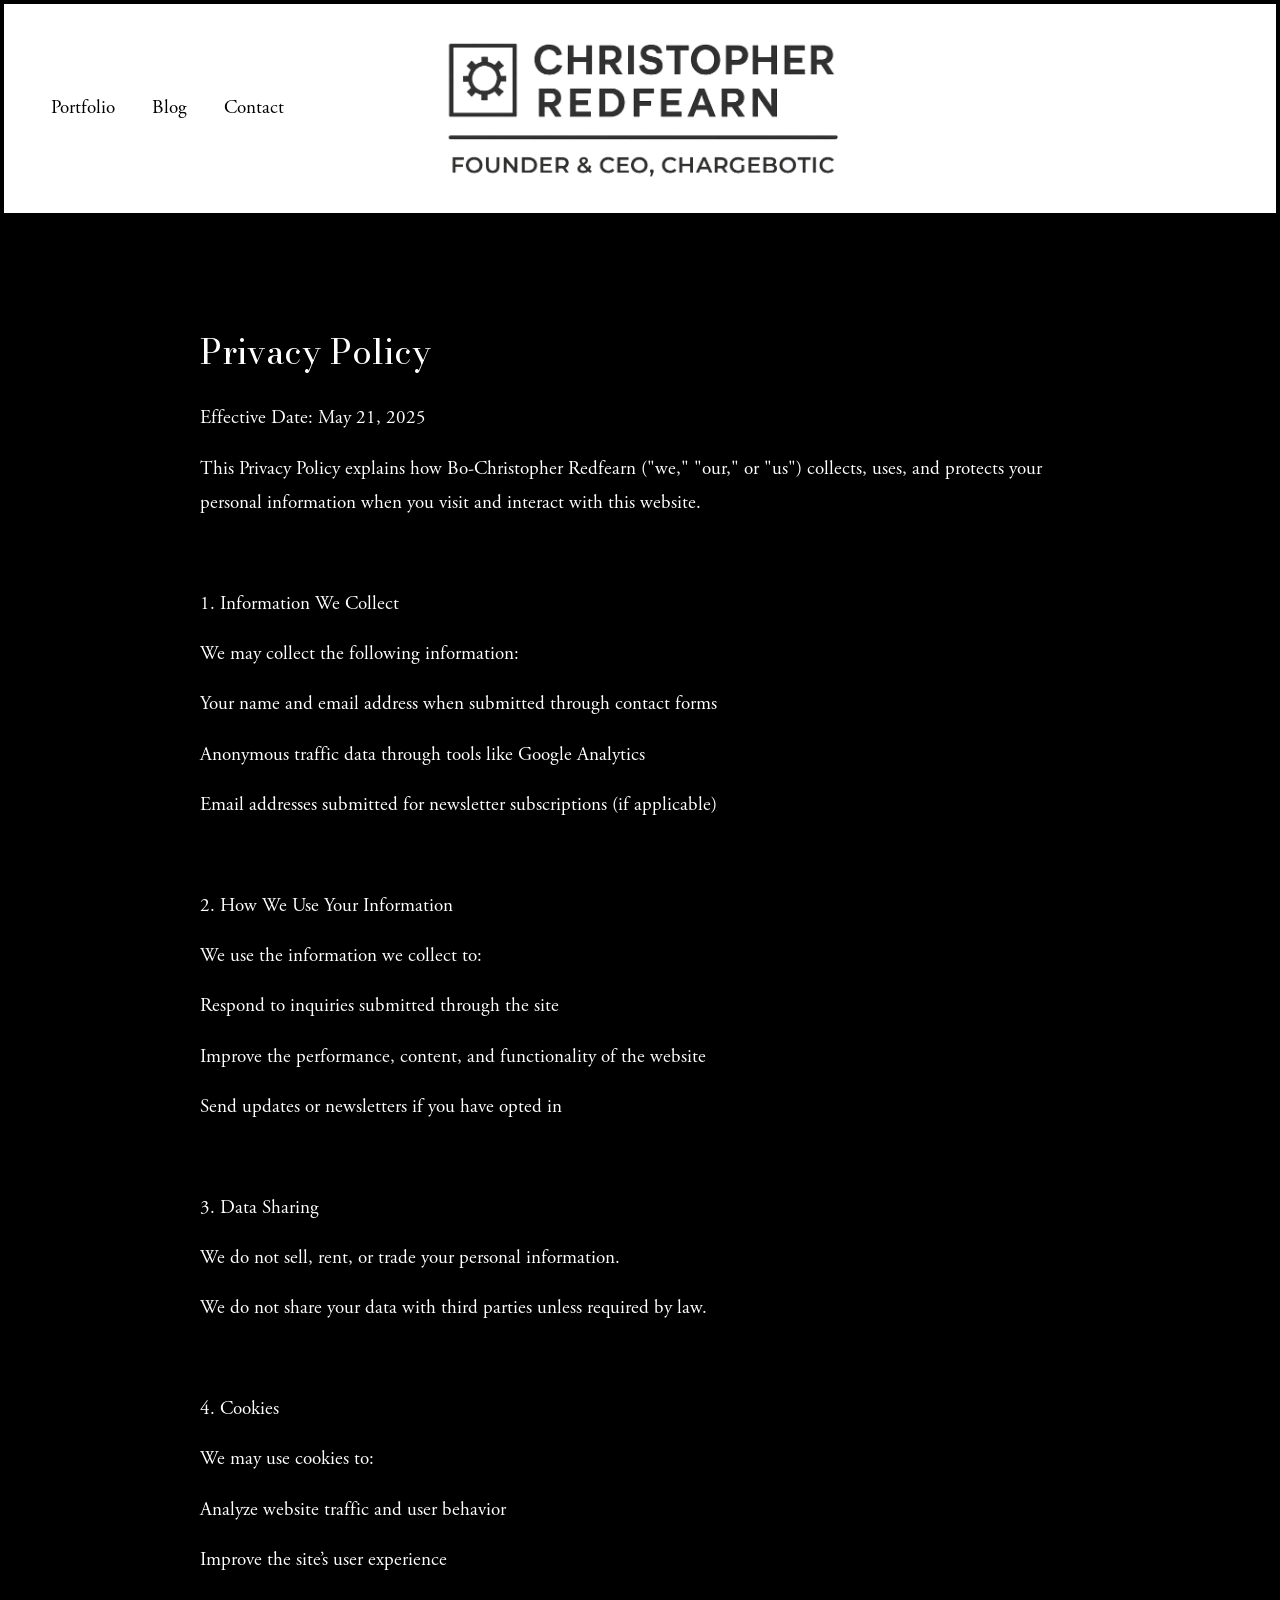
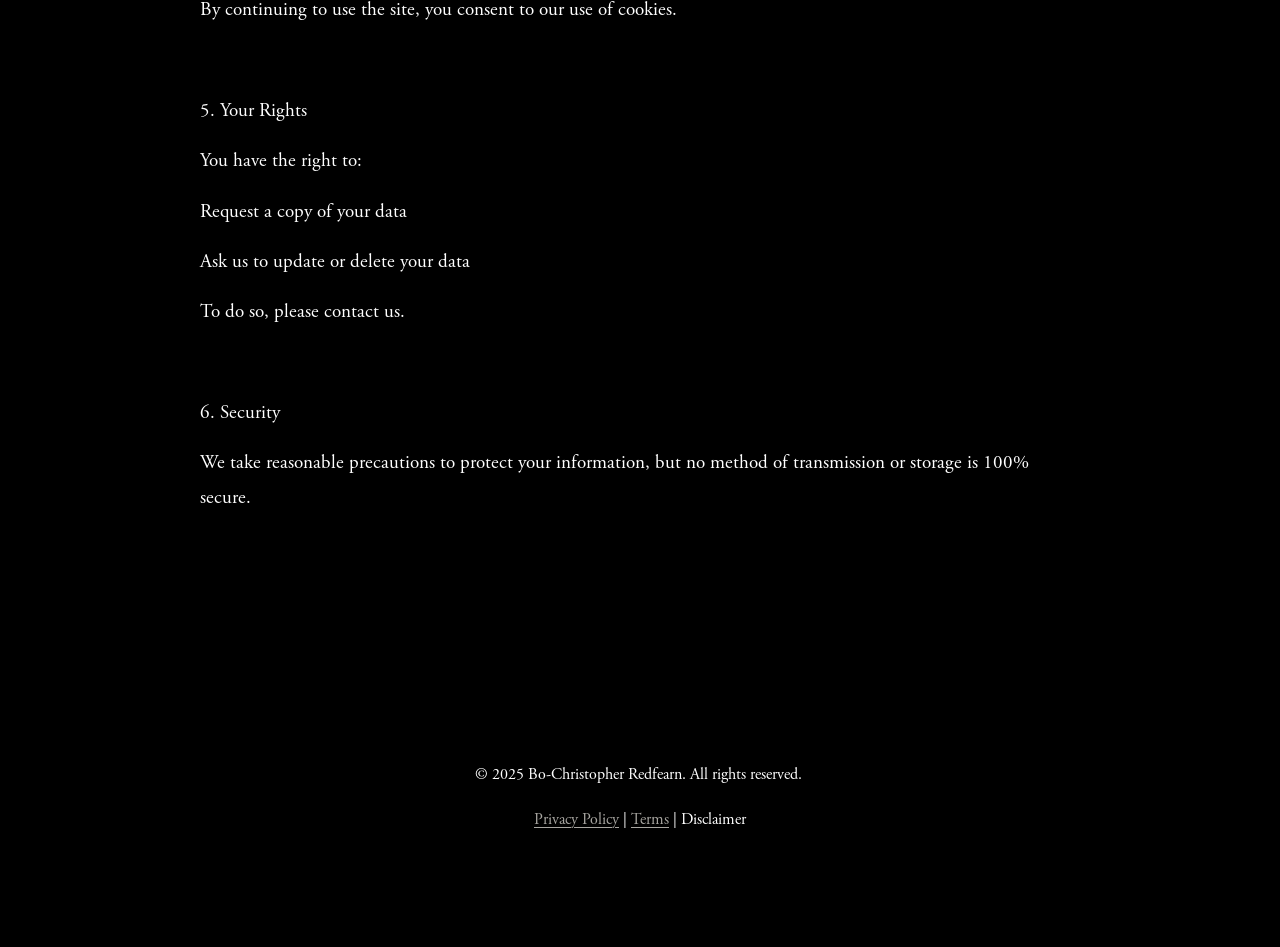
<file: privacy-policy/index.html>
<!DOCTYPE html><html xmlns:og="http://opengraphprotocol.org/schema/" xmlns:fb="http://www.facebook.com/2008/fbml" lang="en-US" class="yui3-js-enabled wf-adobegaramondpro-n4-active js flexbox canvas canvastext webgl no-touch hashchange history draganddrop rgba hsla multiplebgs backgroundsize borderimage borderradius boxshadow textshadow opacity cssanimations csscolumns cssgradients cssreflections csstransforms no-csstransforms3d csstransitions video audio svg inlinesvg svgclippaths wf-adobegaramondpro-n7-active wf-adobegaramondpro-i7-active wf-active" style="--header-height: 244.390625px; scroll-behavior: smooth; --header-fixed-top-offset: 209.828125px; scroll-padding-top: 244.391px;"><head>
    <meta http-equiv="X-UA-Compatible" content="IE=edge,chrome=1">
    <meta name="viewport" content="width=device-width, initial-scale=1">
    <!-- This is Squarespace. --><!-- bat-seahorse-wntn -->
<base href="">
<meta charset="utf-8">
<title>Privacy Policy | Learn More About Our Privacy Practices — Christopher Redfearn | Founder &amp; CEO, Chargebotic</title>
<meta http-equiv="Accept-CH" content="Sec-CH-UA-Platform-Version, Sec-CH-UA-Model"><link rel="icon" type="image/x-icon" href="/assets/f6f9150717e1ac7b.ico">
<link rel="canonical" href="/privacy-policy">
<meta property="og:site_name" content="Christopher Redfearn | Founder &amp; CEO, Chargebotic">
<meta property="og:title" content="Privacy Policy | Learn More About Our Privacy Practices — Christopher Redfearn | Founder &amp; CEO, Chargebotic">
<meta property="og:url" content="/privacy-policy">
<meta property="og:type" content="website">
<meta property="og:description" content="Read our Privacy Policy to understand how we protect your personal data and your rights when visiting Christopher Redfearn's website.">
<meta itemprop="name" content="Privacy Policy | Learn More About Our Privacy Practices — Christopher Redfearn | Founder &amp; CEO, Chargebotic">
<meta itemprop="url" content="/privacy-policy">
<meta itemprop="description" content="Read our Privacy Policy to understand how we protect your personal data and your rights when visiting Christopher Redfearn's website.">
<meta name="twitter:title" content="Privacy Policy | Learn More About Our Privacy Practices — Christopher Redfearn | Founder &amp; CEO, Chargebotic">
<meta name="twitter:url" content="/privacy-policy">
<meta name="twitter:card" content="summary">
<meta name="twitter:description" content="Read our Privacy Policy to understand how we protect your personal data and your rights when visiting Christopher Redfearn's website.">
<meta name="description" content="Read our Privacy Policy to understand how we protect your personal data and your rights when visiting Christopher Redfearn's website.">





<style>@keyframes fonts-loading { 0%, 99% { color: transparent; } } html.wf-loading * { animation: fonts-loading 3s; }</style>

<style data-sqsp-font-ids="6a3126957d426c0f4007ee6c,6a3139e4691a2d058d1a1be6">
/* latin */
@font-face {
  font-family: 'Bodoni Moda';
  font-style: normal;
  font-weight: 400;
  font-display: swap;
  src: url('/assets/578d3974a5f9892a.woff2') format('woff2');
  unicode-range: U+0000-00FF, U+0131, U+0152-0153, U+02BB-02BC, U+02C6, U+02DA, U+02DC, U+0304, U+0308, U+0329, U+2000-206F, U+20AC, U+2122, U+2191, U+2193, U+2212, U+2215, U+FEFF, U+FFFD;
}
/* latin-ext */
@font-face {
  font-family: 'Bodoni Moda';
  font-style: normal;
  font-weight: 400;
  font-display: swap;
  src: url('/assets/acab89b6caafd4e6.woff2') format('woff2');
  unicode-range: U+0100-02BA, U+02BD-02C5, U+02C7-02CC, U+02CE-02D7, U+02DD-02FF, U+0304, U+0308, U+0329, U+1D00-1DBF, U+1E00-1E9F, U+1EF2-1EFF, U+2020, U+20A0-20AB, U+20AD-20C0, U+2113, U+2C60-2C7F, U+A720-A7FF;
}
/* symbols */
@font-face {
  font-family: 'Bodoni Moda';
  font-style: normal;
  font-weight: 400;
  font-display: swap;
  src: url('/assets/5623e8b5ea9bf6d5.woff2') format('woff2');
  unicode-range: U+0001-000C, U+000E-001F, U+007F-009F, U+20DD-20E0, U+20E2-20E4, U+2150-218F, U+2190, U+2192, U+2194-2199, U+21AF, U+21E6-21F0, U+21F3, U+2218-2219, U+2299, U+22C4-22C6, U+2300-243F, U+2440-244A, U+2460-24FF, U+25A0-27BF, U+2800-28FF, U+2921-2922, U+2981, U+29BF, U+29EB, U+2B00-2BFF, U+4DC0-4DFF, U+FFF9-FFFB, U+10140-1018E, U+10190-1019C, U+101A0, U+101D0-101FD, U+102E0-102FB, U+10E60-10E7E, U+1D2C0-1D2D3, U+1D2E0-1D37F, U+1F000-1F0FF, U+1F100-1F1AD, U+1F1E6-1F1FF, U+1F30D-1F30F, U+1F315, U+1F31C, U+1F31E, U+1F320-1F32C, U+1F336, U+1F378, U+1F37D, U+1F382, U+1F393-1F39F, U+1F3A7-1F3A8, U+1F3AC-1F3AF, U+1F3C2, U+1F3C4-1F3C6, U+1F3CA-1F3CE, U+1F3D4-1F3E0, U+1F3ED, U+1F3F1-1F3F3, U+1F3F5-1F3F7, U+1F408, U+1F415, U+1F41F, U+1F426, U+1F43F, U+1F441-1F442, U+1F444, U+1F446-1F449, U+1F44C-1F44E, U+1F453, U+1F46A, U+1F47D, U+1F4A3, U+1F4B0, U+1F4B3, U+1F4B9, U+1F4BB, U+1F4BF, U+1F4C8-1F4CB, U+1F4D6, U+1F4DA, U+1F4DF, U+1F4E3-1F4E6, U+1F4EA-1F4ED, U+1F4F7, U+1F4F9-1F4FB, U+1F4FD-1F4FE, U+1F503, U+1F507-1F50B, U+1F50D, U+1F512-1F513, U+1F53E-1F54A, U+1F54F-1F5FA, U+1F610, U+1F650-1F67F, U+1F687, U+1F68D, U+1F691, U+1F694, U+1F698, U+1F6AD, U+1F6B2, U+1F6B9-1F6BA, U+1F6BC, U+1F6C6-1F6CF, U+1F6D3-1F6D7, U+1F6E0-1F6EA, U+1F6F0-1F6F3, U+1F6F7-1F6FC, U+1F700-1F7FF, U+1F800-1F80B, U+1F810-1F847, U+1F850-1F859, U+1F860-1F887, U+1F890-1F8AD, U+1F8B0-1F8BB, U+1F8C0-1F8C1, U+1F900-1F90B, U+1F93B, U+1F946, U+1F984, U+1F996, U+1F9E9, U+1FA00-1FA6F, U+1FA70-1FA7C, U+1FA80-1FA89, U+1FA8F-1FAC6, U+1FACE-1FADC, U+1FADF-1FAE9, U+1FAF0-1FAF8, U+1FB00-1FBFF;
}
/* math */
@font-face {
  font-family: 'Bodoni Moda';
  font-style: normal;
  font-weight: 400;
  font-display: swap;
  src: url('/assets/b57daa9d560f2320.woff2') format('woff2');
  unicode-range: U+0302-0303, U+0305, U+0307-0308, U+0310, U+0312, U+0315, U+031A, U+0326-0327, U+032C, U+032F-0330, U+0332-0333, U+0338, U+033A, U+0346, U+034D, U+0391-03A1, U+03A3-03A9, U+03B1-03C9, U+03D1, U+03D5-03D6, U+03F0-03F1, U+03F4-03F5, U+2016-2017, U+2034-2038, U+203C, U+2040, U+2043, U+2047, U+2050, U+2057, U+205F, U+2070-2071, U+2074-208E, U+2090-209C, U+20D0-20DC, U+20E1, U+20E5-20EF, U+2100-2112, U+2114-2115, U+2117-2121, U+2123-214F, U+2190, U+2192, U+2194-21AE, U+21B0-21E5, U+21F1-21F2, U+21F4-2211, U+2213-2214, U+2216-22FF, U+2308-230B, U+2310, U+2319, U+231C-2321, U+2336-237A, U+237C, U+2395, U+239B-23B7, U+23D0, U+23DC-23E1, U+2474-2475, U+25AF, U+25B3, U+25B7, U+25BD, U+25C1, U+25CA, U+25CC, U+25FB, U+266D-266F, U+27C0-27FF, U+2900-2AFF, U+2B0E-2B11, U+2B30-2B4C, U+2BFE, U+3030, U+FF5B, U+FF5D, U+1D400-1D7FF, U+1EE00-1EEFF;
}
/* latin-ext */
@font-face {
  font-family: 'Poppins';
  font-style: normal;
  font-weight: 400;
  font-display: swap;
  src: url('/assets/48ab9aa71536a532.woff2') format('woff2');
  unicode-range: U+0100-02BA, U+02BD-02C5, U+02C7-02CC, U+02CE-02D7, U+02DD-02FF, U+0304, U+0308, U+0329, U+1D00-1DBF, U+1E00-1E9F, U+1EF2-1EFF, U+2020, U+20A0-20AB, U+20AD-20C0, U+2113, U+2C60-2C7F, U+A720-A7FF;
}
/* latin */
@font-face {
  font-family: 'Poppins';
  font-style: normal;
  font-weight: 400;
  font-display: swap;
  src: url('/assets/cb70f0a787af69e8.woff2') format('woff2');
  unicode-range: U+0000-00FF, U+0131, U+0152-0153, U+02BB-02BC, U+02C6, U+02DA, U+02DC, U+0304, U+0308, U+0329, U+2000-206F, U+20AC, U+2122, U+2191, U+2193, U+2212, U+2215, U+FEFF, U+FFFD;
}
/* devanagari */
@font-face {
  font-family: 'Poppins';
  font-style: normal;
  font-weight: 400;
  font-display: swap;
  src: url('/assets/204bab0e71f51d97.woff2') format('woff2');
  unicode-range: U+0900-097F, U+1CD0-1CF9, U+200C-200D, U+20A8, U+20B9, U+20F0, U+25CC, U+A830-A839, U+A8E0-A8FF, U+11B00-11B09;
}
/* math */
@font-face {
  font-family: 'Bodoni Moda';
  font-style: italic;
  font-weight: 400;
  font-display: swap;
  src: url('/assets/5d1b0fdc370d5fe9.woff2') format('woff2');
  unicode-range: U+0302-0303, U+0305, U+0307-0308, U+0310, U+0312, U+0315, U+031A, U+0326-0327, U+032C, U+032F-0330, U+0332-0333, U+0338, U+033A, U+0346, U+034D, U+0391-03A1, U+03A3-03A9, U+03B1-03C9, U+03D1, U+03D5-03D6, U+03F0-03F1, U+03F4-03F5, U+2016-2017, U+2034-2038, U+203C, U+2040, U+2043, U+2047, U+2050, U+2057, U+205F, U+2070-2071, U+2074-208E, U+2090-209C, U+20D0-20DC, U+20E1, U+20E5-20EF, U+2100-2112, U+2114-2115, U+2117-2121, U+2123-214F, U+2190, U+2192, U+2194-21AE, U+21B0-21E5, U+21F1-21F2, U+21F4-2211, U+2213-2214, U+2216-22FF, U+2308-230B, U+2310, U+2319, U+231C-2321, U+2336-237A, U+237C, U+2395, U+239B-23B7, U+23D0, U+23DC-23E1, U+2474-2475, U+25AF, U+25B3, U+25B7, U+25BD, U+25C1, U+25CA, U+25CC, U+25FB, U+266D-266F, U+27C0-27FF, U+2900-2AFF, U+2B0E-2B11, U+2B30-2B4C, U+2BFE, U+3030, U+FF5B, U+FF5D, U+1D400-1D7FF, U+1EE00-1EEFF;
}
/* latin-ext */
@font-face {
  font-family: 'Bodoni Moda';
  font-style: italic;
  font-weight: 400;
  font-display: swap;
  src: url('/assets/073b9c43ab031153.woff2') format('woff2');
  unicode-range: U+0100-02BA, U+02BD-02C5, U+02C7-02CC, U+02CE-02D7, U+02DD-02FF, U+0304, U+0308, U+0329, U+1D00-1DBF, U+1E00-1E9F, U+1EF2-1EFF, U+2020, U+20A0-20AB, U+20AD-20C0, U+2113, U+2C60-2C7F, U+A720-A7FF;
}
/* latin */
@font-face {
  font-family: 'Bodoni Moda';
  font-style: italic;
  font-weight: 400;
  font-display: swap;
  src: url('/assets/76e70bf572fa9464.woff2') format('woff2');
  unicode-range: U+0000-00FF, U+0131, U+0152-0153, U+02BB-02BC, U+02C6, U+02DA, U+02DC, U+0304, U+0308, U+0329, U+2000-206F, U+20AC, U+2122, U+2191, U+2193, U+2212, U+2215, U+FEFF, U+FFFD;
}
/* symbols */
@font-face {
  font-family: 'Bodoni Moda';
  font-style: italic;
  font-weight: 400;
  font-display: swap;
  src: url('/assets/608399eb45de8d73.woff2') format('woff2');
  unicode-range: U+0001-000C, U+000E-001F, U+007F-009F, U+20DD-20E0, U+20E2-20E4, U+2150-218F, U+2190, U+2192, U+2194-2199, U+21AF, U+21E6-21F0, U+21F3, U+2218-2219, U+2299, U+22C4-22C6, U+2300-243F, U+2440-244A, U+2460-24FF, U+25A0-27BF, U+2800-28FF, U+2921-2922, U+2981, U+29BF, U+29EB, U+2B00-2BFF, U+4DC0-4DFF, U+FFF9-FFFB, U+10140-1018E, U+10190-1019C, U+101A0, U+101D0-101FD, U+102E0-102FB, U+10E60-10E7E, U+1D2C0-1D2D3, U+1D2E0-1D37F, U+1F000-1F0FF, U+1F100-1F1AD, U+1F1E6-1F1FF, U+1F30D-1F30F, U+1F315, U+1F31C, U+1F31E, U+1F320-1F32C, U+1F336, U+1F378, U+1F37D, U+1F382, U+1F393-1F39F, U+1F3A7-1F3A8, U+1F3AC-1F3AF, U+1F3C2, U+1F3C4-1F3C6, U+1F3CA-1F3CE, U+1F3D4-1F3E0, U+1F3ED, U+1F3F1-1F3F3, U+1F3F5-1F3F7, U+1F408, U+1F415, U+1F41F, U+1F426, U+1F43F, U+1F441-1F442, U+1F444, U+1F446-1F449, U+1F44C-1F44E, U+1F453, U+1F46A, U+1F47D, U+1F4A3, U+1F4B0, U+1F4B3, U+1F4B9, U+1F4BB, U+1F4BF, U+1F4C8-1F4CB, U+1F4D6, U+1F4DA, U+1F4DF, U+1F4E3-1F4E6, U+1F4EA-1F4ED, U+1F4F7, U+1F4F9-1F4FB, U+1F4FD-1F4FE, U+1F503, U+1F507-1F50B, U+1F50D, U+1F512-1F513, U+1F53E-1F54A, U+1F54F-1F5FA, U+1F610, U+1F650-1F67F, U+1F687, U+1F68D, U+1F691, U+1F694, U+1F698, U+1F6AD, U+1F6B2, U+1F6B9-1F6BA, U+1F6BC, U+1F6C6-1F6CF, U+1F6D3-1F6D7, U+1F6E0-1F6EA, U+1F6F0-1F6F3, U+1F6F7-1F6FC, U+1F700-1F7FF, U+1F800-1F80B, U+1F810-1F847, U+1F850-1F859, U+1F860-1F887, U+1F890-1F8AD, U+1F8B0-1F8BB, U+1F8C0-1F8C1, U+1F900-1F90B, U+1F93B, U+1F946, U+1F984, U+1F996, U+1F9E9, U+1FA00-1FA6F, U+1FA70-1FA7C, U+1FA80-1FA89, U+1FA8F-1FAC6, U+1FACE-1FADC, U+1FADF-1FAE9, U+1FAF0-1FAF8, U+1FB00-1FBFF;
}
/* math */
@font-face {
  font-family: 'Bodoni Moda';
  font-style: normal;
  font-weight: 700;
  font-display: swap;
  src: url('/assets/ab58a1b2ef4b4738.woff2') format('woff2');
  unicode-range: U+0302-0303, U+0305, U+0307-0308, U+0310, U+0312, U+0315, U+031A, U+0326-0327, U+032C, U+032F-0330, U+0332-0333, U+0338, U+033A, U+0346, U+034D, U+0391-03A1, U+03A3-03A9, U+03B1-03C9, U+03D1, U+03D5-03D6, U+03F0-03F1, U+03F4-03F5, U+2016-2017, U+2034-2038, U+203C, U+2040, U+2043, U+2047, U+2050, U+2057, U+205F, U+2070-2071, U+2074-208E, U+2090-209C, U+20D0-20DC, U+20E1, U+20E5-20EF, U+2100-2112, U+2114-2115, U+2117-2121, U+2123-214F, U+2190, U+2192, U+2194-21AE, U+21B0-21E5, U+21F1-21F2, U+21F4-2211, U+2213-2214, U+2216-22FF, U+2308-230B, U+2310, U+2319, U+231C-2321, U+2336-237A, U+237C, U+2395, U+239B-23B7, U+23D0, U+23DC-23E1, U+2474-2475, U+25AF, U+25B3, U+25B7, U+25BD, U+25C1, U+25CA, U+25CC, U+25FB, U+266D-266F, U+27C0-27FF, U+2900-2AFF, U+2B0E-2B11, U+2B30-2B4C, U+2BFE, U+3030, U+FF5B, U+FF5D, U+1D400-1D7FF, U+1EE00-1EEFF;
}
/* latin */
@font-face {
  font-family: 'Bodoni Moda';
  font-style: normal;
  font-weight: 700;
  font-display: swap;
  src: url('/assets/f8fa4c29ae0fd043.woff2') format('woff2');
  unicode-range: U+0000-00FF, U+0131, U+0152-0153, U+02BB-02BC, U+02C6, U+02DA, U+02DC, U+0304, U+0308, U+0329, U+2000-206F, U+20AC, U+2122, U+2191, U+2193, U+2212, U+2215, U+FEFF, U+FFFD;
}
/* symbols */
@font-face {
  font-family: 'Bodoni Moda';
  font-style: normal;
  font-weight: 700;
  font-display: swap;
  src: url('/assets/dbddb34c991b50cf.woff2') format('woff2');
  unicode-range: U+0001-000C, U+000E-001F, U+007F-009F, U+20DD-20E0, U+20E2-20E4, U+2150-218F, U+2190, U+2192, U+2194-2199, U+21AF, U+21E6-21F0, U+21F3, U+2218-2219, U+2299, U+22C4-22C6, U+2300-243F, U+2440-244A, U+2460-24FF, U+25A0-27BF, U+2800-28FF, U+2921-2922, U+2981, U+29BF, U+29EB, U+2B00-2BFF, U+4DC0-4DFF, U+FFF9-FFFB, U+10140-1018E, U+10190-1019C, U+101A0, U+101D0-101FD, U+102E0-102FB, U+10E60-10E7E, U+1D2C0-1D2D3, U+1D2E0-1D37F, U+1F000-1F0FF, U+1F100-1F1AD, U+1F1E6-1F1FF, U+1F30D-1F30F, U+1F315, U+1F31C, U+1F31E, U+1F320-1F32C, U+1F336, U+1F378, U+1F37D, U+1F382, U+1F393-1F39F, U+1F3A7-1F3A8, U+1F3AC-1F3AF, U+1F3C2, U+1F3C4-1F3C6, U+1F3CA-1F3CE, U+1F3D4-1F3E0, U+1F3ED, U+1F3F1-1F3F3, U+1F3F5-1F3F7, U+1F408, U+1F415, U+1F41F, U+1F426, U+1F43F, U+1F441-1F442, U+1F444, U+1F446-1F449, U+1F44C-1F44E, U+1F453, U+1F46A, U+1F47D, U+1F4A3, U+1F4B0, U+1F4B3, U+1F4B9, U+1F4BB, U+1F4BF, U+1F4C8-1F4CB, U+1F4D6, U+1F4DA, U+1F4DF, U+1F4E3-1F4E6, U+1F4EA-1F4ED, U+1F4F7, U+1F4F9-1F4FB, U+1F4FD-1F4FE, U+1F503, U+1F507-1F50B, U+1F50D, U+1F512-1F513, U+1F53E-1F54A, U+1F54F-1F5FA, U+1F610, U+1F650-1F67F, U+1F687, U+1F68D, U+1F691, U+1F694, U+1F698, U+1F6AD, U+1F6B2, U+1F6B9-1F6BA, U+1F6BC, U+1F6C6-1F6CF, U+1F6D3-1F6D7, U+1F6E0-1F6EA, U+1F6F0-1F6F3, U+1F6F7-1F6FC, U+1F700-1F7FF, U+1F800-1F80B, U+1F810-1F847, U+1F850-1F859, U+1F860-1F887, U+1F890-1F8AD, U+1F8B0-1F8BB, U+1F8C0-1F8C1, U+1F900-1F90B, U+1F93B, U+1F946, U+1F984, U+1F996, U+1F9E9, U+1FA00-1FA6F, U+1FA70-1FA7C, U+1FA80-1FA89, U+1FA8F-1FAC6, U+1FACE-1FADC, U+1FADF-1FAE9, U+1FAF0-1FAF8, U+1FB00-1FBFF;
}
/* latin-ext */
@font-face {
  font-family: 'Bodoni Moda';
  font-style: normal;
  font-weight: 700;
  font-display: swap;
  src: url('/assets/7aa6e1bb97c9e32d.woff2') format('woff2');
  unicode-range: U+0100-02BA, U+02BD-02C5, U+02C7-02CC, U+02CE-02D7, U+02DD-02FF, U+0304, U+0308, U+0329, U+1D00-1DBF, U+1E00-1E9F, U+1EF2-1EFF, U+2020, U+20A0-20AB, U+20AD-20C0, U+2113, U+2C60-2C7F, U+A720-A7FF;
}
/* latin */
@font-face {
  font-family: 'Poppins';
  font-style: normal;
  font-weight: 700;
  font-display: swap;
  src: url('/assets/738b906443717af4.woff2') format('woff2');
  unicode-range: U+0000-00FF, U+0131, U+0152-0153, U+02BB-02BC, U+02C6, U+02DA, U+02DC, U+0304, U+0308, U+0329, U+2000-206F, U+20AC, U+2122, U+2191, U+2193, U+2212, U+2215, U+FEFF, U+FFFD;
}
/* devanagari */
@font-face {
  font-family: 'Poppins';
  font-style: normal;
  font-weight: 700;
  font-display: swap;
  src: url('/assets/9ff842352d5ff859.woff2') format('woff2');
  unicode-range: U+0900-097F, U+1CD0-1CF9, U+200C-200D, U+20A8, U+20B9, U+20F0, U+25CC, U+A830-A839, U+A8E0-A8FF, U+11B00-11B09;
}
/* latin-ext */
@font-face {
  font-family: 'Poppins';
  font-style: normal;
  font-weight: 700;
  font-display: swap;
  src: url('/assets/d740d3fc0d05905d.woff2') format('woff2');
  unicode-range: U+0100-02BA, U+02BD-02C5, U+02C7-02CC, U+02CE-02D7, U+02DD-02FF, U+0304, U+0308, U+0329, U+1D00-1DBF, U+1E00-1E9F, U+1EF2-1EFF, U+2020, U+20A0-20AB, U+20AD-20C0, U+2113, U+2C60-2C7F, U+A720-A7FF;
}
/* latin-ext */
@font-face {
  font-family: 'Poppins';
  font-style: italic;
  font-weight: 400;
  font-display: swap;
  src: url('/assets/e8e02c8c08f92d77.woff2') format('woff2');
  unicode-range: U+0100-02BA, U+02BD-02C5, U+02C7-02CC, U+02CE-02D7, U+02DD-02FF, U+0304, U+0308, U+0329, U+1D00-1DBF, U+1E00-1E9F, U+1EF2-1EFF, U+2020, U+20A0-20AB, U+20AD-20C0, U+2113, U+2C60-2C7F, U+A720-A7FF;
}
/* latin */
@font-face {
  font-family: 'Poppins';
  font-style: italic;
  font-weight: 400;
  font-display: swap;
  src: url('/assets/d65b8c06118e5c77.woff2') format('woff2');
  unicode-range: U+0000-00FF, U+0131, U+0152-0153, U+02BB-02BC, U+02C6, U+02DA, U+02DC, U+0304, U+0308, U+0329, U+2000-206F, U+20AC, U+2122, U+2191, U+2193, U+2212, U+2215, U+FEFF, U+FFFD;
}
/* devanagari */
@font-face {
  font-family: 'Poppins';
  font-style: italic;
  font-weight: 400;
  font-display: swap;
  src: url('/assets/f319ce36470b2554.woff2') format('woff2');
  unicode-range: U+0900-097F, U+1CD0-1CF9, U+200C-200D, U+20A8, U+20B9, U+20F0, U+25CC, U+A830-A839, U+A8E0-A8FF, U+11B00-11B09;
}
/* math */
@font-face {
  font-family: 'Bodoni Moda';
  font-style: italic;
  font-weight: 700;
  font-display: swap;
  src: url('/assets/d655c128f980f53b.woff2') format('woff2');
  unicode-range: U+0302-0303, U+0305, U+0307-0308, U+0310, U+0312, U+0315, U+031A, U+0326-0327, U+032C, U+032F-0330, U+0332-0333, U+0338, U+033A, U+0346, U+034D, U+0391-03A1, U+03A3-03A9, U+03B1-03C9, U+03D1, U+03D5-03D6, U+03F0-03F1, U+03F4-03F5, U+2016-2017, U+2034-2038, U+203C, U+2040, U+2043, U+2047, U+2050, U+2057, U+205F, U+2070-2071, U+2074-208E, U+2090-209C, U+20D0-20DC, U+20E1, U+20E5-20EF, U+2100-2112, U+2114-2115, U+2117-2121, U+2123-214F, U+2190, U+2192, U+2194-21AE, U+21B0-21E5, U+21F1-21F2, U+21F4-2211, U+2213-2214, U+2216-22FF, U+2308-230B, U+2310, U+2319, U+231C-2321, U+2336-237A, U+237C, U+2395, U+239B-23B7, U+23D0, U+23DC-23E1, U+2474-2475, U+25AF, U+25B3, U+25B7, U+25BD, U+25C1, U+25CA, U+25CC, U+25FB, U+266D-266F, U+27C0-27FF, U+2900-2AFF, U+2B0E-2B11, U+2B30-2B4C, U+2BFE, U+3030, U+FF5B, U+FF5D, U+1D400-1D7FF, U+1EE00-1EEFF;
}
/* latin-ext */
@font-face {
  font-family: 'Bodoni Moda';
  font-style: italic;
  font-weight: 700;
  font-display: swap;
  src: url('/assets/d22c85ced77075d0.woff2') format('woff2');
  unicode-range: U+0100-02BA, U+02BD-02C5, U+02C7-02CC, U+02CE-02D7, U+02DD-02FF, U+0304, U+0308, U+0329, U+1D00-1DBF, U+1E00-1E9F, U+1EF2-1EFF, U+2020, U+20A0-20AB, U+20AD-20C0, U+2113, U+2C60-2C7F, U+A720-A7FF;
}
/* latin */
@font-face {
  font-family: 'Bodoni Moda';
  font-style: italic;
  font-weight: 700;
  font-display: swap;
  src: url('/assets/7f8d2ffa83fec4c1.woff2') format('woff2');
  unicode-range: U+0000-00FF, U+0131, U+0152-0153, U+02BB-02BC, U+02C6, U+02DA, U+02DC, U+0304, U+0308, U+0329, U+2000-206F, U+20AC, U+2122, U+2191, U+2193, U+2212, U+2215, U+FEFF, U+FFFD;
}
/* symbols */
@font-face {
  font-family: 'Bodoni Moda';
  font-style: italic;
  font-weight: 700;
  font-display: swap;
  src: url('/assets/b480bc3139e97af6.woff2') format('woff2');
  unicode-range: U+0001-000C, U+000E-001F, U+007F-009F, U+20DD-20E0, U+20E2-20E4, U+2150-218F, U+2190, U+2192, U+2194-2199, U+21AF, U+21E6-21F0, U+21F3, U+2218-2219, U+2299, U+22C4-22C6, U+2300-243F, U+2440-244A, U+2460-24FF, U+25A0-27BF, U+2800-28FF, U+2921-2922, U+2981, U+29BF, U+29EB, U+2B00-2BFF, U+4DC0-4DFF, U+FFF9-FFFB, U+10140-1018E, U+10190-1019C, U+101A0, U+101D0-101FD, U+102E0-102FB, U+10E60-10E7E, U+1D2C0-1D2D3, U+1D2E0-1D37F, U+1F000-1F0FF, U+1F100-1F1AD, U+1F1E6-1F1FF, U+1F30D-1F30F, U+1F315, U+1F31C, U+1F31E, U+1F320-1F32C, U+1F336, U+1F378, U+1F37D, U+1F382, U+1F393-1F39F, U+1F3A7-1F3A8, U+1F3AC-1F3AF, U+1F3C2, U+1F3C4-1F3C6, U+1F3CA-1F3CE, U+1F3D4-1F3E0, U+1F3ED, U+1F3F1-1F3F3, U+1F3F5-1F3F7, U+1F408, U+1F415, U+1F41F, U+1F426, U+1F43F, U+1F441-1F442, U+1F444, U+1F446-1F449, U+1F44C-1F44E, U+1F453, U+1F46A, U+1F47D, U+1F4A3, U+1F4B0, U+1F4B3, U+1F4B9, U+1F4BB, U+1F4BF, U+1F4C8-1F4CB, U+1F4D6, U+1F4DA, U+1F4DF, U+1F4E3-1F4E6, U+1F4EA-1F4ED, U+1F4F7, U+1F4F9-1F4FB, U+1F4FD-1F4FE, U+1F503, U+1F507-1F50B, U+1F50D, U+1F512-1F513, U+1F53E-1F54A, U+1F54F-1F5FA, U+1F610, U+1F650-1F67F, U+1F687, U+1F68D, U+1F691, U+1F694, U+1F698, U+1F6AD, U+1F6B2, U+1F6B9-1F6BA, U+1F6BC, U+1F6C6-1F6CF, U+1F6D3-1F6D7, U+1F6E0-1F6EA, U+1F6F0-1F6F3, U+1F6F7-1F6FC, U+1F700-1F7FF, U+1F800-1F80B, U+1F810-1F847, U+1F850-1F859, U+1F860-1F887, U+1F890-1F8AD, U+1F8B0-1F8BB, U+1F8C0-1F8C1, U+1F900-1F90B, U+1F93B, U+1F946, U+1F984, U+1F996, U+1F9E9, U+1FA00-1FA6F, U+1FA70-1FA7C, U+1FA80-1FA89, U+1FA8F-1FAC6, U+1FACE-1FADC, U+1FADF-1FAE9, U+1FAF0-1FAF8, U+1FB00-1FBFF;
}
/* latin-ext */
@font-face {
  font-family: 'Poppins';
  font-style: italic;
  font-weight: 700;
  font-display: swap;
  src: url('/assets/3dbc0a3a10454c5c.woff2') format('woff2');
  unicode-range: U+0100-02BA, U+02BD-02C5, U+02C7-02CC, U+02CE-02D7, U+02DD-02FF, U+0304, U+0308, U+0329, U+1D00-1DBF, U+1E00-1E9F, U+1EF2-1EFF, U+2020, U+20A0-20AB, U+20AD-20C0, U+2113, U+2C60-2C7F, U+A720-A7FF;
}
/* devanagari */
@font-face {
  font-family: 'Poppins';
  font-style: italic;
  font-weight: 700;
  font-display: swap;
  src: url('/assets/5b0dd19e1598408f.woff2') format('woff2');
  unicode-range: U+0900-097F, U+1CD0-1CF9, U+200C-200D, U+20A8, U+20B9, U+20F0, U+25CC, U+A830-A839, U+A8E0-A8FF, U+11B00-11B09;
}
/* latin */
@font-face {
  font-family: 'Poppins';
  font-style: italic;
  font-weight: 700;
  font-display: swap;
  src: url('/assets/35d7309a06e6aeb8.woff2') format('woff2');
  unicode-range: U+0000-00FF, U+0131, U+0152-0153, U+02BB-02BC, U+02C6, U+02DA, U+02DC, U+0304, U+0308, U+0329, U+2000-206F, U+20AC, U+2122, U+2191, U+2193, U+2212, U+2215, U+FEFF, U+FFFD;
}
</style>
<style type="text/css">@font-face{font-family:adobe-garamond-pro;src:url(/assets/c4b62acb965b9e2c) format("woff2"),url(/assets/ec1360e70e63f6dd) format("woff"),url(/assets/4b588d757da30f3c) format("opentype");font-weight:400;font-style:normal;font-stretch:normal;font-display:auto;}@font-face{font-family:adobe-garamond-pro;src:url(/assets/14ee299bc5087a7f) format("woff2"),url(/assets/7a5089219b4e0c14) format("woff"),url(/assets/976bc23a95b8754f) format("opentype");font-weight:700;font-style:normal;font-stretch:normal;font-display:auto;}@font-face{font-family:adobe-garamond-pro;src:url(/assets/dca25975e44f5cd6) format("woff2"),url(/assets/3656a9627a049fdf) format("woff"),url(/assets/85f8dbf6e62008dc) format("opentype");font-weight:700;font-style:italic;font-stretch:normal;font-display:auto;}</style>










<link rel="stylesheet" type="text/css" href="/assets/004bae5a09a79b7e.css"><link rel="stylesheet" type="text/css" href="/assets/03846e5f5dfdb9d9.css"><link rel="stylesheet" type="text/css" href="/assets/c973a94fb0a87ce4.css">
<!-- End of Squarespace Headers -->
  <link rel="stylesheet" type="text/css" href="/assets/9c52f5084fde2f22.css"><link rel="stylesheet" type="text/css" href="/assets/0c8f3b425444e690.css"></head>

  <body id="collection-682eb5d699aa2d0aa4fb2b77" class="primary-button-style-solid primary-button-shape-square secondary-button-style-solid secondary-button-shape-square tertiary-button-style-solid tertiary-button-shape-square form-field-style-solid form-field-shape-square form-field-border-all form-field-hover-focus-outline form-field-checkbox-type-icon form-field-checkbox-fill-solid form-field-checkbox-color-inverted form-field-checkbox-shape-square form-field-checkbox-layout-stack form-field-radio-type-icon form-field-radio-fill-solid form-field-radio-color-normal form-field-radio-shape-pill form-field-radio-layout-stack form-field-survey-fill-solid form-field-survey-color-normal form-field-survey-shape-pill form-submit-button-style-label tweak-global-animations-animation-type-none tweak-global-animations-animation-curve-ease image-block-poster-text-alignment-left image-block-card-content-position-center image-block-card-text-alignment-left image-block-overlap-content-position-center image-block-overlap-text-alignment-left image-block-collage-content-position-center image-block-collage-text-alignment-left image-block-stack-text-alignment-left tweak-blog-alternating-side-by-side-width-full tweak-blog-alternating-side-by-side-image-aspect-ratio-11-square tweak-blog-alternating-side-by-side-text-alignment-left tweak-blog-alternating-side-by-side-read-more-style-show tweak-blog-alternating-side-by-side-image-text-alignment-middle tweak-blog-alternating-side-by-side-delimiter-bullet tweak-blog-alternating-side-by-side-meta-position-top tweak-blog-alternating-side-by-side-primary-meta-categories tweak-blog-alternating-side-by-side-secondary-meta-date tweak-blog-alternating-side-by-side-excerpt-show form-use-theme-colors tweak-global-animations-complexity-level-detailed tweak-global-animations-animation-style-fade tweak-blog-masonry-width-inset tweak-blog-masonry-text-alignment-left tweak-blog-masonry-primary-meta-categories tweak-blog-masonry-secondary-meta-date tweak-blog-masonry-meta-position-top tweak-blog-masonry-read-more-style-show tweak-blog-masonry-delimiter-space tweak-blog-masonry-image-placement-above tweak-blog-masonry-excerpt-show tweak-portfolio-grid-overlay-width-full tweak-portfolio-grid-overlay-height-large tweak-portfolio-grid-overlay-image-aspect-ratio-11-square tweak-portfolio-grid-overlay-text-placement-center tweak-portfolio-grid-overlay-show-text-after-hover tweak-blog-single-column-width-inset tweak-blog-single-column-text-alignment-center tweak-blog-single-column-image-placement-above tweak-blog-single-column-delimiter-bullet tweak-blog-single-column-read-more-style-show tweak-blog-single-column-primary-meta-categories tweak-blog-single-column-secondary-meta-date tweak-blog-single-column-meta-position-top tweak-blog-single-column-content-full-post header-width-full  tweak-fixed-header tweak-fixed-header-style-basic tweak-blog-item-width-medium tweak-blog-item-text-alignment-left tweak-blog-item-meta-position-above-title tweak-blog-item-show-categories tweak-blog-item-show-date tweak-blog-item-show-author-name tweak-blog-item-show-author-profile tweak-blog-item-delimiter-bullet tweak-blog-side-by-side-width-inset tweak-blog-side-by-side-image-placement-left tweak-blog-side-by-side-image-aspect-ratio-11-square tweak-blog-side-by-side-primary-meta-categories tweak-blog-side-by-side-secondary-meta-date tweak-blog-side-by-side-meta-position-top tweak-blog-side-by-side-text-alignment-left tweak-blog-side-by-side-image-text-alignment-middle tweak-blog-side-by-side-read-more-style-show tweak-blog-side-by-side-delimiter-bullet tweak-blog-side-by-side-excerpt-show tweak-events-stacked-width-full tweak-events-stacked-height-large tweak-events-stacked-show-thumbnails tweak-events-stacked-thumbnail-size-32-standard tweak-events-stacked-date-style-with-text tweak-events-stacked-show-time tweak-events-stacked-show-location tweak-events-stacked-show-excerpt tweak-blog-basic-grid-width-full tweak-blog-basic-grid-image-aspect-ratio-32-standard tweak-blog-basic-grid-text-alignment-left tweak-blog-basic-grid-delimiter-bullet tweak-blog-basic-grid-image-placement-above tweak-blog-basic-grid-read-more-style-show tweak-blog-basic-grid-primary-meta-categories tweak-blog-basic-grid-secondary-meta-date tweak-blog-basic-grid-excerpt-show tweak-portfolio-grid-basic-width-full tweak-portfolio-grid-basic-height-small tweak-portfolio-grid-basic-image-aspect-ratio-11-square tweak-portfolio-grid-basic-text-alignment-left tweak-portfolio-grid-basic-hover-effect-fade header-overlay-alignment-center tweak-portfolio-index-background-link-format-stacked tweak-portfolio-index-background-width-full tweak-portfolio-index-background-height-large tweak-portfolio-index-background-vertical-alignment-middle tweak-portfolio-index-background-horizontal-alignment-center tweak-portfolio-index-background-delimiter-none tweak-portfolio-index-background-animation-type-fade tweak-portfolio-index-background-animation-duration-medium tweak-portfolio-hover-follow-layout-inline tweak-portfolio-hover-follow-delimiter-forward-slash tweak-portfolio-hover-follow-animation-type-fade tweak-portfolio-hover-follow-animation-duration-medium tweak-portfolio-hover-static-layout-stacked tweak-portfolio-hover-static-delimiter-forward-slash tweak-portfolio-hover-static-animation-type-scale-up tweak-portfolio-hover-static-animation-duration-medium hide-opentable-icons opentable-style-dark tweak-product-quick-view-button-style-floating tweak-product-quick-view-button-position-bottom tweak-product-quick-view-lightbox-excerpt-display-truncate tweak-product-quick-view-lightbox-show-arrows tweak-product-quick-view-lightbox-show-close-button tweak-product-quick-view-lightbox-controls-weight-light native-currency-code-usd collection-682eb5d699aa2d0aa4fb2b77 collection-type-page collection-layout-default mobile-style-available sqs-seven-one
      
        
          
        
      
     seven-one-global-animations" tabindex="-1" data-animation-state="booted">
    <div id="siteWrapper" class="clearfix site-wrapper">
      
        <div id="floatingCart" class="floating-cart hidden">
          
        </div>
      

      












  <header data-test="header" id="header" class="header theme-col--primary" data-section-theme="" data-controller="Header" data-current-styles="{
                                &quot;layout&quot;: &quot;brandingCenter&quot;,
                                &quot;action&quot;: {
                                  &quot;buttonText&quot;: &quot;Get Started&quot;,
                                  &quot;newWindow&quot;: false
                                },
                                &quot;showSocial&quot;: false,
                                &quot;socialOptions&quot;: {
                                  &quot;socialBorderShape&quot;: &quot;none&quot;,
                                  &quot;socialBorderStyle&quot;: &quot;outline&quot;,
                                  &quot;socialBorderThickness&quot;: {
                                    &quot;unit&quot;: &quot;px&quot;,
                                    &quot;value&quot;: 1.0
                                  }
                                },
                                &quot;menuOverlayAnimation&quot;: &quot;fade&quot;,
                                &quot;cartStyle&quot;: &quot;cart&quot;,
                                &quot;cartText&quot;: &quot;Cart&quot;,
                                &quot;showEmptyCartState&quot;: true,
                                &quot;cartOptions&quot;: {
                                  &quot;iconType&quot;: &quot;solid-7&quot;,
                                  &quot;cartBorderShape&quot;: &quot;none&quot;,
                                  &quot;cartBorderStyle&quot;: &quot;outline&quot;,
                                  &quot;cartBorderThickness&quot;: {
                                    &quot;unit&quot;: &quot;px&quot;,
                                    &quot;value&quot;: 1.0
                                  }
                                },
                                &quot;showButton&quot;: false,
                                &quot;showCart&quot;: false,
                                &quot;showAccountLogin&quot;: false,
                                &quot;headerStyle&quot;: &quot;solid&quot;,
                                &quot;languagePicker&quot;: {
                                  &quot;enabled&quot;: false,
                                  &quot;iconEnabled&quot;: false,
                                  &quot;iconType&quot;: &quot;globe&quot;,
                                  &quot;flagShape&quot;: &quot;shiny&quot;,
                                  &quot;languageFlags&quot;: [ ]
                                },
                                &quot;iconOptions&quot;: {
                                  &quot;desktopDropdownIconOptions&quot;: {
                                    &quot;size&quot;: {
                                      &quot;unit&quot;: &quot;em&quot;,
                                      &quot;value&quot;: 1.0
                                    },
                                    &quot;iconSpacing&quot;: {
                                      &quot;unit&quot;: &quot;em&quot;,
                                      &quot;value&quot;: 0.35
                                    },
                                    &quot;strokeWidth&quot;: {
                                      &quot;unit&quot;: &quot;px&quot;,
                                      &quot;value&quot;: 1.0
                                    },
                                    &quot;endcapType&quot;: &quot;square&quot;,
                                    &quot;folderDropdownIcon&quot;: &quot;none&quot;,
                                    &quot;languagePickerIcon&quot;: &quot;openArrowHead&quot;
                                  },
                                  &quot;mobileDropdownIconOptions&quot;: {
                                    &quot;size&quot;: {
                                      &quot;unit&quot;: &quot;em&quot;,
                                      &quot;value&quot;: 1.0
                                    },
                                    &quot;iconSpacing&quot;: {
                                      &quot;unit&quot;: &quot;em&quot;,
                                      &quot;value&quot;: 0.15
                                    },
                                    &quot;strokeWidth&quot;: {
                                      &quot;unit&quot;: &quot;px&quot;,
                                      &quot;value&quot;: 0.5
                                    },
                                    &quot;endcapType&quot;: &quot;square&quot;,
                                    &quot;folderDropdownIcon&quot;: &quot;openArrowHead&quot;,
                                    &quot;languagePickerIcon&quot;: &quot;openArrowHead&quot;
                                  }
                                },
                                &quot;mobileOptions&quot;: {
                                  &quot;layout&quot;: &quot;logoLeftNavRight&quot;,
                                  &quot;menuIconOptions&quot;: {
                                    &quot;style&quot;: &quot;plus&quot;,
                                    &quot;thickness&quot;: {
                                      &quot;unit&quot;: &quot;px&quot;,
                                      &quot;value&quot;: 3.0
                                    }
                                  }
                                },
                                &quot;solidOptions&quot;: {
                                  &quot;headerOpacity&quot;: {
                                    &quot;unit&quot;: &quot;%&quot;,
                                    &quot;value&quot;: 100.0
                                  },
                                  &quot;blurBackground&quot;: {
                                    &quot;enabled&quot;: false,
                                    &quot;blurRadius&quot;: {
                                      &quot;unit&quot;: &quot;px&quot;,
                                      &quot;value&quot;: 12.0
                                    }
                                  },
                                  &quot;backgroundColor&quot;: {
                                    &quot;type&quot;: &quot;SITE_PALETTE_COLOR&quot;,
                                    &quot;sitePaletteColor&quot;: {
                                      &quot;colorName&quot;: &quot;white&quot;,
                                      &quot;alphaModifier&quot;: 1.0
                                    }
                                  },
                                  &quot;navigationColor&quot;: {
                                    &quot;type&quot;: &quot;SITE_PALETTE_COLOR&quot;,
                                    &quot;sitePaletteColor&quot;: {
                                      &quot;colorName&quot;: &quot;black&quot;,
                                      &quot;alphaModifier&quot;: 1.0
                                    }
                                  }
                                },
                                &quot;gradientOptions&quot;: {
                                  &quot;gradientType&quot;: &quot;faded&quot;,
                                  &quot;headerOpacity&quot;: {
                                    &quot;unit&quot;: &quot;%&quot;,
                                    &quot;value&quot;: 90.0
                                  },
                                  &quot;blurBackground&quot;: {
                                    &quot;enabled&quot;: false,
                                    &quot;blurRadius&quot;: {
                                      &quot;unit&quot;: &quot;px&quot;,
                                      &quot;value&quot;: 12.0
                                    }
                                  },
                                  &quot;backgroundColor&quot;: {
                                    &quot;type&quot;: &quot;SITE_PALETTE_COLOR&quot;,
                                    &quot;sitePaletteColor&quot;: {
                                      &quot;colorName&quot;: &quot;white&quot;,
                                      &quot;alphaModifier&quot;: 1.0
                                    }
                                  },
                                  &quot;navigationColor&quot;: {
                                    &quot;type&quot;: &quot;SITE_PALETTE_COLOR&quot;,
                                    &quot;sitePaletteColor&quot;: {
                                      &quot;colorName&quot;: &quot;black&quot;,
                                      &quot;alphaModifier&quot;: 1.0
                                    }
                                  }
                                },
                                &quot;dropShadowOptions&quot;: {
                                  &quot;enabled&quot;: true,
                                  &quot;blur&quot;: {
                                    &quot;unit&quot;: &quot;px&quot;,
                                    &quot;value&quot;: 12.0
                                  },
                                  &quot;spread&quot;: {
                                    &quot;unit&quot;: &quot;px&quot;,
                                    &quot;value&quot;: 0.0
                                  },
                                  &quot;distance&quot;: {
                                    &quot;unit&quot;: &quot;px&quot;,
                                    &quot;value&quot;: 13.0
                                  }
                                },
                                &quot;borderOptions&quot;: {
                                  &quot;enabled&quot;: true,
                                  &quot;position&quot;: &quot;allSides&quot;,
                                  &quot;thickness&quot;: {
                                    &quot;unit&quot;: &quot;px&quot;,
                                    &quot;value&quot;: 4.0
                                  },
                                  &quot;color&quot;: {
                                    &quot;type&quot;: &quot;SITE_PALETTE_COLOR&quot;,
                                    &quot;sitePaletteColor&quot;: {
                                      &quot;colorName&quot;: &quot;black&quot;,
                                      &quot;alphaModifier&quot;: 1.0
                                    }
                                  }
                                },
                                &quot;showPromotedElement&quot;: false,
                                &quot;buttonVariant&quot;: &quot;primary&quot;,
                                &quot;blurBackground&quot;: {
                                  &quot;enabled&quot;: false,
                                  &quot;blurRadius&quot;: {
                                    &quot;unit&quot;: &quot;px&quot;,
                                    &quot;value&quot;: 12.0
                                  }
                                },
                                &quot;headerOpacity&quot;: {
                                  &quot;unit&quot;: &quot;%&quot;,
                                  &quot;value&quot;: 100.0
                                }
                              }" data-section-id="header" data-header-style="solid" data-language-picker="{
                                &quot;enabled&quot;: false,
                                &quot;iconEnabled&quot;: false,
                                &quot;iconType&quot;: &quot;globe&quot;,
                                &quot;flagShape&quot;: &quot;shiny&quot;,
                                &quot;languageFlags&quot;: [ ]
                              }" data-first-focusable-element="" tabindex="-1" style="
      
      
        --headerBorderColor: hsla(var(--black-hsl), 1);
      
      
        --solidHeaderBackgroundColor: hsla(var(--white-hsl), 1);
      
      
        --solidHeaderNavigationColor: hsla(var(--black-hsl), 1);
      
      
        --gradientHeaderBackgroundColor: hsla(var(--white-hsl), 1);
      
      
        --gradientHeaderNavigationColor: hsla(var(--black-hsl), 1);
      
    " data-controllers-bound="Header">
    <svg style="display:none" viewBox="0 0 22 22" xmlns="http://www.w3.org/2000/svg">
  <symbol id="circle">
    <path d="M11.5 17C14.5376 17 17 14.5376 17 11.5C17 8.46243 14.5376 6 11.5 6C8.46243 6 6 8.46243 6 11.5C6 14.5376 8.46243 17 11.5 17Z" fill="none"></path>
  </symbol>

  <symbol id="circleFilled">
    <path d="M11.5 17C14.5376 17 17 14.5376 17 11.5C17 8.46243 14.5376 6 11.5 6C8.46243 6 6 8.46243 6 11.5C6 14.5376 8.46243 17 11.5 17Z"></path>
  </symbol>

  <symbol id="dash">
    <path d="M11 11H19H3"></path>
  </symbol>

  <symbol id="squareFilled">
    <rect x="6" y="6" width="11" height="11"></rect>
  </symbol>

  <symbol id="square">
    <rect x="7" y="7" width="9" height="9" fill="none" stroke="inherit"></rect>
  </symbol>
  
  <symbol id="plus">
    <path d="M11 3V19"></path>
    <path d="M19 11L3 11"></path>
  </symbol>
  
  <symbol id="closedArrow">
    <path d="M11 11V2M11 18.1797L17 11.1477L5 11.1477L11 18.1797Z" fill="none"></path>
  </symbol>
  
  <symbol id="closedArrowFilled">
    <path d="M11 11L11 2" stroke="inherit" fill="none"></path>
    <path fill-rule="evenodd" clip-rule="evenodd" d="M2.74695 9.38428L19.038 9.38428L10.8925 19.0846L2.74695 9.38428Z" stroke-width="1"></path>
  </symbol>
  
  <symbol id="closedArrowHead" viewBox="0 0 22 22" xmlns="http://www.w3.org/2000/symbol">
    <path d="M18 7L11 15L4 7L18 7Z" fill="none" stroke="inherit"></path>
  </symbol>
  
  
  <symbol id="closedArrowHeadFilled" viewBox="0 0 22 22" xmlns="http://www.w3.org/2000/symbol">
    <path d="M18.875 6.5L11 15.5L3.125 6.5L18.875 6.5Z"></path>
  </symbol>
  
  <symbol id="openArrow">
    <path d="M11 18.3591L11 3" stroke="inherit" fill="none"></path>
    <path d="M18 11.5L11 18.5L4 11.5" stroke="inherit" fill="none"></path>
  </symbol>
  
  <symbol id="openArrowHead">
    <path d="M18 7L11 14L4 7" fill="none"></path>
  </symbol>

  <symbol id="pinchedArrow">
    <path d="M11 17.3591L11 2" fill="none"></path>
    <path d="M2 11C5.85455 12.2308 8.81818 14.9038 11 18C13.1818 14.8269 16.1455 12.1538 20 11" fill="none"></path>
  </symbol>

  <symbol id="pinchedArrowFilled">
    <path d="M11.05 10.4894C7.04096 8.73759 1.05005 8 1.05005 8C6.20459 11.3191 9.41368 14.1773 11.05 21C12.6864 14.0851 15.8955 11.227 21.05 8C21.05 8 15.0591 8.73759 11.05 10.4894Z" stroke-width="1"></path>
    <path d="M11 11L11 1" fill="none"></path>
  </symbol>

  <symbol id="pinchedArrowHead">
    <path d="M2 7.24091C5.85455 8.40454 8.81818 10.9318 11 13.8591C13.1818 10.8591 16.1455 8.33181 20 7.24091" fill="none"></path>
  </symbol>
  
  <symbol id="pinchedArrowHeadFilled">
    <path d="M11.05 7.1591C7.04096 5.60456 1.05005 4.95001 1.05005 4.95001C6.20459 7.89547 9.41368 10.4318 11.05 16.4864C12.6864 10.35 15.8955 7.81365 21.05 4.95001C21.05 4.95001 15.0591 5.60456 11.05 7.1591Z"></path>
  </symbol>

</svg>
    
<div class="sqs-announcement-bar-dropzone"></div>

    <div class="header-announcement-bar-wrapper">
      
      <a href="#page" class="header-skip-link sqs-button-element--primary">
        Skip to Content
      </a>
      


<style>
    @supports (-webkit-backdrop-filter: none) or (backdrop-filter: none) {
        .header-blur-background {
            
                -webkit-backdrop-filter: blur(12px);
                backdrop-filter: blur(12px);
            
            
        }
    }
</style>
      <div class="header-border" data-header-style="solid" data-header-border="true" data-test="header-border" style="


  
    border-width: 4px !important;
  



"></div>
      <div class="header-dropshadow" data-header-style="solid" data-header-dropshadow="true" data-test="header-dropshadow" style="
  box-shadow: 0px 13px 12px 0px;
"></div>
      
      
        <div>
          <div class="header-background-solid" data-header-style="solid" data-test="header-background-solid" style="opacity: calc(100 * .01)"></div>
        </div>
      

      <div class="header-inner container--fluid
        
        
        
         header-mobile-layout-logo-left-nav-right
        
        
        
        
        
        
        
        
        
         header-layout-branding-center
        
        
        
        
        
        " data-test="header-inner">
        <!-- Background -->
        <div class="header-background theme-bg--primary"></div>

        <div class="header-display-desktop" data-content-field="site-title">
          

          

          

          

          

          
          
            
            <!-- Social -->
            
          
            
            <!-- Title and nav wrapper -->
            <div class="header-title-nav-wrapper">
              

              

              
                
                <!-- Nav -->
                <div class="header-nav">
                  <div class="header-nav-wrapper">
                    <nav class="header-nav-list">
                      


  
    <div class="header-nav-item header-nav-item--collection">
      <a href="/" data-animation-role="header-element">
        Portfolio
      </a>
    </div>
  
  
  


  
    <div class="header-nav-item header-nav-item--collection">
      <a href="/blog" data-animation-role="header-element">
        Blog
      </a>
    </div>
  
  
  


  
    <div class="header-nav-item header-nav-item--collection">
      <a href="/contact" data-animation-role="header-element">
        Contact
      </a>
    </div>
  
  
  



                    </nav>
                  </div>
                </div>
              
                
                <!-- Title -->
                
                  <div class="
                      header-title
                      
                    " data-animation-role="header-element">
                    
                      <div class="header-title-logo">
                        <a href="/" data-animation-role="header-element">
                        
<img elementtiming="nbf-header-logo-desktop" src="/assets/logo-founder.png" alt="Christopher Redfearn | Founder &amp; CEO, Chargebotic" style="display:block" fetchpriority="high" decoding="async" data-loader="raw">

                        </a>
                      </div>

                    
                    
                  </div>
                
              
              
            </div>
          
            
            <!-- Actions -->
            <div class="header-actions header-actions--right">
              
                
              
              

              

            
            

              
              <div class="showOnMobile">
                
              </div>

              
              <div class="showOnDesktop">
                
              </div>

              
            </div>
          
            


<style>
  .top-bun, 
  .patty, 
  .bottom-bun {
    height: 3px;
  }
</style>

<!-- Burger -->
<div class="header-burger

  menu-overlay-does-not-have-visible-non-navigation-items


  
  no-actions
  
" data-animation-role="header-element">
  <button class="header-burger-btn burger" data-test="header-burger">
    <span class="js-header-burger-open-title visually-hidden">Open Menu</span>
    <span hidden="" class="js-header-burger-close-title visually-hidden">Close Menu</span>
    <div class="burger-box">
      <div class="burger-inner header-menu-icon-plus">
        <div class="top-bun"></div>
        <div class="patty"></div>
        <div class="bottom-bun"></div>
      </div>
    </div>
  </button>
</div>

          

        </div>
        <div class="header-display-mobile" data-content-field="site-title">
          
            
            <!-- Social -->
            
          
            
            <!-- Title and nav wrapper -->
            <div class="header-title-nav-wrapper">
              

              

              
                
                <!-- Nav -->
                <div class="header-nav">
                  <div class="header-nav-wrapper">
                    <nav class="header-nav-list">
                      


  
    <div class="header-nav-item header-nav-item--collection">
      <a href="/" data-animation-role="header-element">
        Portfolio
      </a>
    </div>
  
  
  


  
    <div class="header-nav-item header-nav-item--collection">
      <a href="/blog" data-animation-role="header-element">
        Blog
      </a>
    </div>
  
  
  


  
    <div class="header-nav-item header-nav-item--collection">
      <a href="/contact" data-animation-role="header-element">
        Contact
      </a>
    </div>
  
  
  



                    </nav>
                  </div>
                </div>
              
                
                <!-- Title -->
                
                  <div class="
                      header-title
                      
                    " data-animation-role="header-element">
                    
                      <div class="header-title-logo">
                        <a href="/" data-animation-role="header-element">
                        
<img elementtiming="nbf-header-logo-desktop" src="/assets/logo-founder.png" alt="Christopher Redfearn | Founder &amp; CEO, Chargebotic" style="display:block" fetchpriority="high" decoding="async" data-loader="raw">

                        </a>
                      </div>

                    
                    
                  </div>
                
              
              
            </div>
          
            
            <!-- Actions -->
            <div class="header-actions header-actions--right">
              
                
              
              

              

            
            

              
              <div class="showOnMobile">
                
              </div>

              
              <div class="showOnDesktop">
                
              </div>

              
            </div>
          
            


<style>
  .top-bun, 
  .patty, 
  .bottom-bun {
    height: 3px;
  }
</style>

<!-- Burger -->
<div class="header-burger

  menu-overlay-does-not-have-visible-non-navigation-items


  
  no-actions
  
" data-animation-role="header-element">
  <button class="header-burger-btn burger" data-test="header-burger">
    <span class="js-header-burger-open-title visually-hidden">Open Menu</span>
    <span hidden="" class="js-header-burger-close-title visually-hidden">Close Menu</span>
    <div class="burger-box">
      <div class="burger-inner header-menu-icon-plus">
        <div class="top-bun"></div>
        <div class="patty"></div>
        <div class="bottom-bun"></div>
      </div>
    </div>
  </button>
</div>

          
          
          
          
          
        </div>
      </div>
    </div>
    <!-- (Mobile) Menu Navigation -->
    <div class="header-menu header-menu--folder-list
      
      
      
      
      
      " data-section-theme="" data-current-styles="{
                                &quot;layout&quot;: &quot;brandingCenter&quot;,
                                &quot;action&quot;: {
                                  &quot;buttonText&quot;: &quot;Get Started&quot;,
                                  &quot;newWindow&quot;: false
                                },
                                &quot;showSocial&quot;: false,
                                &quot;socialOptions&quot;: {
                                  &quot;socialBorderShape&quot;: &quot;none&quot;,
                                  &quot;socialBorderStyle&quot;: &quot;outline&quot;,
                                  &quot;socialBorderThickness&quot;: {
                                    &quot;unit&quot;: &quot;px&quot;,
                                    &quot;value&quot;: 1.0
                                  }
                                },
                                &quot;menuOverlayAnimation&quot;: &quot;fade&quot;,
                                &quot;cartStyle&quot;: &quot;cart&quot;,
                                &quot;cartText&quot;: &quot;Cart&quot;,
                                &quot;showEmptyCartState&quot;: true,
                                &quot;cartOptions&quot;: {
                                  &quot;iconType&quot;: &quot;solid-7&quot;,
                                  &quot;cartBorderShape&quot;: &quot;none&quot;,
                                  &quot;cartBorderStyle&quot;: &quot;outline&quot;,
                                  &quot;cartBorderThickness&quot;: {
                                    &quot;unit&quot;: &quot;px&quot;,
                                    &quot;value&quot;: 1.0
                                  }
                                },
                                &quot;showButton&quot;: false,
                                &quot;showCart&quot;: false,
                                &quot;showAccountLogin&quot;: false,
                                &quot;headerStyle&quot;: &quot;solid&quot;,
                                &quot;languagePicker&quot;: {
                                  &quot;enabled&quot;: false,
                                  &quot;iconEnabled&quot;: false,
                                  &quot;iconType&quot;: &quot;globe&quot;,
                                  &quot;flagShape&quot;: &quot;shiny&quot;,
                                  &quot;languageFlags&quot;: [ ]
                                },
                                &quot;iconOptions&quot;: {
                                  &quot;desktopDropdownIconOptions&quot;: {
                                    &quot;size&quot;: {
                                      &quot;unit&quot;: &quot;em&quot;,
                                      &quot;value&quot;: 1.0
                                    },
                                    &quot;iconSpacing&quot;: {
                                      &quot;unit&quot;: &quot;em&quot;,
                                      &quot;value&quot;: 0.35
                                    },
                                    &quot;strokeWidth&quot;: {
                                      &quot;unit&quot;: &quot;px&quot;,
                                      &quot;value&quot;: 1.0
                                    },
                                    &quot;endcapType&quot;: &quot;square&quot;,
                                    &quot;folderDropdownIcon&quot;: &quot;none&quot;,
                                    &quot;languagePickerIcon&quot;: &quot;openArrowHead&quot;
                                  },
                                  &quot;mobileDropdownIconOptions&quot;: {
                                    &quot;size&quot;: {
                                      &quot;unit&quot;: &quot;em&quot;,
                                      &quot;value&quot;: 1.0
                                    },
                                    &quot;iconSpacing&quot;: {
                                      &quot;unit&quot;: &quot;em&quot;,
                                      &quot;value&quot;: 0.15
                                    },
                                    &quot;strokeWidth&quot;: {
                                      &quot;unit&quot;: &quot;px&quot;,
                                      &quot;value&quot;: 0.5
                                    },
                                    &quot;endcapType&quot;: &quot;square&quot;,
                                    &quot;folderDropdownIcon&quot;: &quot;openArrowHead&quot;,
                                    &quot;languagePickerIcon&quot;: &quot;openArrowHead&quot;
                                  }
                                },
                                &quot;mobileOptions&quot;: {
                                  &quot;layout&quot;: &quot;logoLeftNavRight&quot;,
                                  &quot;menuIconOptions&quot;: {
                                    &quot;style&quot;: &quot;plus&quot;,
                                    &quot;thickness&quot;: {
                                      &quot;unit&quot;: &quot;px&quot;,
                                      &quot;value&quot;: 3.0
                                    }
                                  }
                                },
                                &quot;solidOptions&quot;: {
                                  &quot;headerOpacity&quot;: {
                                    &quot;unit&quot;: &quot;%&quot;,
                                    &quot;value&quot;: 100.0
                                  },
                                  &quot;blurBackground&quot;: {
                                    &quot;enabled&quot;: false,
                                    &quot;blurRadius&quot;: {
                                      &quot;unit&quot;: &quot;px&quot;,
                                      &quot;value&quot;: 12.0
                                    }
                                  },
                                  &quot;backgroundColor&quot;: {
                                    &quot;type&quot;: &quot;SITE_PALETTE_COLOR&quot;,
                                    &quot;sitePaletteColor&quot;: {
                                      &quot;colorName&quot;: &quot;white&quot;,
                                      &quot;alphaModifier&quot;: 1.0
                                    }
                                  },
                                  &quot;navigationColor&quot;: {
                                    &quot;type&quot;: &quot;SITE_PALETTE_COLOR&quot;,
                                    &quot;sitePaletteColor&quot;: {
                                      &quot;colorName&quot;: &quot;black&quot;,
                                      &quot;alphaModifier&quot;: 1.0
                                    }
                                  }
                                },
                                &quot;gradientOptions&quot;: {
                                  &quot;gradientType&quot;: &quot;faded&quot;,
                                  &quot;headerOpacity&quot;: {
                                    &quot;unit&quot;: &quot;%&quot;,
                                    &quot;value&quot;: 90.0
                                  },
                                  &quot;blurBackground&quot;: {
                                    &quot;enabled&quot;: false,
                                    &quot;blurRadius&quot;: {
                                      &quot;unit&quot;: &quot;px&quot;,
                                      &quot;value&quot;: 12.0
                                    }
                                  },
                                  &quot;backgroundColor&quot;: {
                                    &quot;type&quot;: &quot;SITE_PALETTE_COLOR&quot;,
                                    &quot;sitePaletteColor&quot;: {
                                      &quot;colorName&quot;: &quot;white&quot;,
                                      &quot;alphaModifier&quot;: 1.0
                                    }
                                  },
                                  &quot;navigationColor&quot;: {
                                    &quot;type&quot;: &quot;SITE_PALETTE_COLOR&quot;,
                                    &quot;sitePaletteColor&quot;: {
                                      &quot;colorName&quot;: &quot;black&quot;,
                                      &quot;alphaModifier&quot;: 1.0
                                    }
                                  }
                                },
                                &quot;dropShadowOptions&quot;: {
                                  &quot;enabled&quot;: true,
                                  &quot;blur&quot;: {
                                    &quot;unit&quot;: &quot;px&quot;,
                                    &quot;value&quot;: 12.0
                                  },
                                  &quot;spread&quot;: {
                                    &quot;unit&quot;: &quot;px&quot;,
                                    &quot;value&quot;: 0.0
                                  },
                                  &quot;distance&quot;: {
                                    &quot;unit&quot;: &quot;px&quot;,
                                    &quot;value&quot;: 13.0
                                  }
                                },
                                &quot;borderOptions&quot;: {
                                  &quot;enabled&quot;: true,
                                  &quot;position&quot;: &quot;allSides&quot;,
                                  &quot;thickness&quot;: {
                                    &quot;unit&quot;: &quot;px&quot;,
                                    &quot;value&quot;: 4.0
                                  },
                                  &quot;color&quot;: {
                                    &quot;type&quot;: &quot;SITE_PALETTE_COLOR&quot;,
                                    &quot;sitePaletteColor&quot;: {
                                      &quot;colorName&quot;: &quot;black&quot;,
                                      &quot;alphaModifier&quot;: 1.0
                                    }
                                  }
                                },
                                &quot;showPromotedElement&quot;: false,
                                &quot;buttonVariant&quot;: &quot;primary&quot;,
                                &quot;blurBackground&quot;: {
                                  &quot;enabled&quot;: false,
                                  &quot;blurRadius&quot;: {
                                    &quot;unit&quot;: &quot;px&quot;,
                                    &quot;value&quot;: 12.0
                                  }
                                },
                                &quot;headerOpacity&quot;: {
                                  &quot;unit&quot;: &quot;%&quot;,
                                  &quot;value&quot;: 100.0
                                }
                              }" data-section-id="overlay-nav" data-show-account-login="false" data-test="header-menu" style="padding-top: 244.391px;">
      <div class="header-menu-bg theme-bg--primary"></div>
      <div class="header-menu-nav">
        <nav class="header-menu-nav-list">
          
        <div data-folder="root" class="header-menu-nav-folder header-menu-nav-folder--active">
            <div class="header-menu-nav-folder-content">
              <!-- Menu Navigation -->
<div class="header-menu-nav-wrapper">
  
    
      
        
          
            <div class="container header-menu-nav-item header-menu-nav-item--collection">
              <a href="/">
                <div class="header-menu-nav-item-content">
                  Portfolio
                </div>
              </a>
            </div>
          
        
      
    
      
        
          
            <div class="container header-menu-nav-item header-menu-nav-item--collection">
              <a href="/blog">
                <div class="header-menu-nav-item-content">
                  Blog
                </div>
              </a>
            </div>
          
        
      
    
      
        
          
            <div class="container header-menu-nav-item header-menu-nav-item--collection">
              <a href="/contact">
                <div class="header-menu-nav-item-content">
                  Contact
                </div>
              </a>
            </div>
          
        
      
    
  
</div>

              
                
              
            </div>
            
            
            
          </div></nav>
      </div>
    </div>
    
    
  </header>




      <main id="page" class="container" role="main">
        
          
            <article class="page-regions" id="page-regions" data-collection-id="682eb5d699aa2d0aa4fb2b77" data-item-id="" data-regions-source="collection">
  
  
  
    
    
    
    <section class="region" data-region-id="2141ed49234e3896137794ea" data-region-source="collection">
      
    
      
        
        


  
  











<section data-test="page-section" data-section-theme="" class="page-section 
    
      full-bleed-section
      layout-engine-section
    
    background-width--full-bleed
    
      section-height--medium
    
    
      content-width--wide
    
    horizontal-alignment--center
    vertical-alignment--middle
    
      
    
    
    " data-section-id="682eb60daefbc4361b5ce72d" data-controller="SectionWrapperController" data-current-styles="{
                                &quot;imageOverlayOpacity&quot;: 0.15,
                                &quot;backgroundWidth&quot;: &quot;background-width--full-bleed&quot;,
                                &quot;sectionHeight&quot;: &quot;section-height--medium&quot;,
                                &quot;customSectionHeight&quot;: 10,
                                &quot;horizontalAlignment&quot;: &quot;horizontal-alignment--center&quot;,
                                &quot;verticalAlignment&quot;: &quot;vertical-alignment--middle&quot;,
                                &quot;contentWidth&quot;: &quot;content-width--wide&quot;,
                                &quot;customContentWidth&quot;: 50,
                                &quot;sectionTheme&quot;: &quot;&quot;,
                                &quot;sectionAnimation&quot;: &quot;none&quot;,
                                &quot;backgroundMode&quot;: &quot;image&quot;
                              }" data-current-context="{
                                &quot;video&quot;: {
                                  &quot;playbackSpeed&quot;: 1,
                                  &quot;filter&quot;: 1,
                                  &quot;filterStrength&quot;: 0,
                                  &quot;zoom&quot;: 0,
                                  &quot;videoSourceProvider&quot;: &quot;none&quot;
                                },
                                &quot;backgroundImageId&quot;: null,
                                &quot;backgroundMediaEffect&quot;: {
                                  &quot;type&quot;: &quot;none&quot;
                                },
                                &quot;divider&quot;: {
                                  &quot;enabled&quot;: false
                                },
                                &quot;typeName&quot;: &quot;page&quot;
                              }" data-animation="none" data-fluid-engine-section="" data-sqsp-section="fluid-engine" data-controllers-bound="SectionWrapperController" style="padding-top: 244.391px;" data-active="true">
  <div class="section-border">
    <div class="section-background">
    
      
    
    </div>
  </div>
  <div class="content-wrapper" style="
      
        
      
    ">
    <div class="content">
      
      
      
      
      
      
      
      
      
      
      <div data-fluid-engine="true"><style>

.fe-682eb60da6b3122d108d07ef {
  --grid-gutter: calc(var(--sqs-mobile-site-gutter, 6vw) - 11.0px);
  --cell-max-width: calc( ( var(--sqs-site-max-width, 1500px) - (11.0px * (8 - 1)) ) / 8 );

  display: grid;
  position: relative;
  grid-area: 1/1/-1/-1;
  grid-template-rows: repeat(4,minmax(24px, auto));
  grid-template-columns:
    minmax(var(--grid-gutter), 1fr)
    repeat(8, minmax(0, var(--cell-max-width)))
    minmax(var(--grid-gutter), 1fr);
  row-gap: 11.0px;
  column-gap: 11.0px;
  overflow-x: hidden;
  overflow-x: clip;
}

@media (min-width: 768px) {
  .background-width--inset .fe-682eb60da6b3122d108d07ef {
    --inset-padding: calc(var(--sqs-site-gutter) * 2);
  }

  .fe-682eb60da6b3122d108d07ef {
    --grid-gutter: calc(var(--sqs-site-gutter, 4vw) - 11.0px);
    --cell-max-width: calc( ( var(--sqs-site-max-width, 1500px) - (11.0px * (24 - 1)) ) / 24 );
    --inset-padding: 0vw;

    --row-height-scaling-factor: 0.0215;
    --container-width: min(var(--sqs-site-max-width, 1500px), calc(100vw - var(--sqs-site-gutter, 4vw) * 2 - var(--inset-padding) ));

    grid-template-rows: repeat(50,minmax(calc(var(--container-width) * var(--row-height-scaling-factor)), auto));
    grid-template-columns:
      minmax(var(--grid-gutter), 1fr)
      repeat(24, minmax(0, var(--cell-max-width)))
      minmax(var(--grid-gutter), 1fr);
  }
}


  .fe-block-yui_3_17_2_1_1747888314652_92690 {
    grid-area: 1/2/3/10;
    z-index: 1;

    @media (max-width: 767px) {
      
        
      
      
    }
  }

  .fe-block-yui_3_17_2_1_1747888314652_92690 .sqs-block {
    justify-content: flex-start;
  }

  .fe-block-yui_3_17_2_1_1747888314652_92690 .sqs-block-alignment-wrapper {
    align-items: flex-start;
  }

  @media (min-width: 768px) {
    .fe-block-yui_3_17_2_1_1747888314652_92690 {
      grid-area: 1/5/3/13;
      z-index: 1;

      
        
      

      
    }

    .fe-block-yui_3_17_2_1_1747888314652_92690 .sqs-block {
      justify-content: flex-start;
    }

    .fe-block-yui_3_17_2_1_1747888314652_92690 .sqs-block-alignment-wrapper {
      align-items: flex-start;
    }
  }

  .fe-block-yui_3_17_2_1_1747888314652_93060 {
    grid-area: 3/2/5/10;
    z-index: 2;

    @media (max-width: 767px) {
      
        
      
      
    }
  }

  .fe-block-yui_3_17_2_1_1747888314652_93060 .sqs-block {
    justify-content: flex-start;
  }

  .fe-block-yui_3_17_2_1_1747888314652_93060 .sqs-block-alignment-wrapper {
    align-items: flex-start;
  }

  @media (min-width: 768px) {
    .fe-block-yui_3_17_2_1_1747888314652_93060 {
      grid-area: 3/5/51/23;
      z-index: 2;

      
        
      

      
    }

    .fe-block-yui_3_17_2_1_1747888314652_93060 .sqs-block {
      justify-content: flex-start;
    }

    .fe-block-yui_3_17_2_1_1747888314652_93060 .sqs-block-alignment-wrapper {
      align-items: flex-start;
    }
  }

</style><div class="fluid-engine fe-682eb60da6b3122d108d07ef"><div class="fe-block fe-block-yui_3_17_2_1_1747888314652_92690"><div class="sqs-block website-component-block sqs-block-website-component sqs-block-html html-block" data-block-css="[&quot;/assets/004bae5a09a79b7e.css&quot;]" data-block-scripts="[&quot;https://definitions.sqspcdn.com/website-component-definition/static-assets/website.components.html/c6d46408-e423-4cc0-abfb-b8dc62001ded_1024/website.components.html.visitor.js&quot;]" data-block-type="1337" data-definition-name="website.components.html" data-sqsp-block="text" data-website-component-id="yui_3_17_2_1_1747888314652_92690" id="block-yui_3_17_2_1_1747888314652_92690"><div class="sqs-block-content"><div class="sqs-text-block-container">
  
  <div class="sqs-html-content" data-sqsp-text-block-content=""><h3 style="white-space:pre-wrap;">Privacy Policy</h3></div>


  
<style id="container-styles">#block-yui_3_17_2_1_1747888314652_92690 {
    
    --stroke-style: none;--stroke-thickness: 6px;
    
      
      
      
    



  }

  #block-yui_3_17_2_1_1747888314652_92690 .sqs-html-content {
    
    --tweak-text-block-padding: 6% 6% 6% 6%;
  --tweak-text-block-padding: initial;
}

  .fe-block-yui_3_17_2_1_1747888314652_92690 {
      mix-blend-mode: var(--tweak-text-block-blend
  );
      border-radius: var(--tweak-text-block-radius);
  }

  
  
.fe-block-yui_3_17_2_1_1747888314652_92690 {
      --tweak-text-block-radius: 0px 0px 0px 0px;
    }


  
  .fe-block-yui_3_17_2_1_1747888314652_92690 {
      --tweak-text-block-blend
  : normal;
    }
  

  .fe-block-yui_3_17_2_1_1747888314652_92690 {
    --blur-value: blur(15px);}

</style>

<style id="override-container-styles">
    @media screen and (max-width: 767px) {
          
            

#block-yui_3_17_2_1_1747888314652_92690 {
            
            }
        }
    
  
    @media screen and (max-width: 767px) {
          #block-yui_3_17_2_1_1747888314652_92690 .sqs-html-content {
            
            }
        }
    
  @media screen and (max-width: 767px) {
          
          

          
          
          
        }</style>
<style class="transform-overrides-vars">
  
</style>




</div>
</div></div></div><div class="fe-block fe-block-yui_3_17_2_1_1747888314652_93060"><div class="sqs-block website-component-block sqs-block-website-component sqs-block-html html-block" data-block-css="[&quot;/assets/004bae5a09a79b7e.css&quot;]" data-block-scripts="[&quot;https://definitions.sqspcdn.com/website-component-definition/static-assets/website.components.html/c6d46408-e423-4cc0-abfb-b8dc62001ded_1024/website.components.html.visitor.js&quot;]" data-block-type="1337" data-definition-name="website.components.html" data-sqsp-block="text" data-website-component-id="yui_3_17_2_1_1747888314652_93060" id="block-yui_3_17_2_1_1747888314652_93060"><div class="sqs-block-content"><div class="sqs-text-block-container">
  
  <div class="sqs-html-content" data-sqsp-text-block-content=""><p class="" style="white-space:pre-wrap;">Effective Date: May 21, 2025</p><p class="" style="white-space:pre-wrap;">This Privacy Policy explains how Bo-Christopher Redfearn ("we," "our," or "us") collects, uses, and protects your personal information when you visit and interact with this website.</p><p class="" data-rte-preserve-empty="true" style="white-space:pre-wrap;"></p><p class="" style="white-space:pre-wrap;">1. Information We Collect</p><p class="" style="white-space:pre-wrap;">We may collect the following information:</p><p class="" style="white-space:pre-wrap;">Your name and email address when submitted through contact forms</p><p class="" style="white-space:pre-wrap;">Anonymous traffic data through tools like Google Analytics</p><p class="" style="white-space:pre-wrap;">Email addresses submitted for newsletter subscriptions (if applicable)</p><p class="" data-rte-preserve-empty="true" style="white-space:pre-wrap;"></p><p class="" style="white-space:pre-wrap;">2. How We Use Your Information</p><p class="" style="white-space:pre-wrap;">We use the information we collect to:</p><p class="" style="white-space:pre-wrap;">Respond to inquiries submitted through the site</p><p class="" style="white-space:pre-wrap;">Improve the performance, content, and functionality of the website</p><p class="" style="white-space:pre-wrap;">Send updates or newsletters if you have opted in</p><p class="" data-rte-preserve-empty="true" style="white-space:pre-wrap;"></p><p class="" style="white-space:pre-wrap;">3. Data Sharing</p><p class="" style="white-space:pre-wrap;">We do not sell, rent, or trade your personal information. </p><p class="" style="white-space:pre-wrap;">We do not share your data with third parties unless required by law.</p><p class="" data-rte-preserve-empty="true" style="white-space:pre-wrap;"></p><p class="" style="white-space:pre-wrap;">4. Cookies</p><p class="" style="white-space:pre-wrap;">We may use cookies to:</p><p class="" style="white-space:pre-wrap;">Analyze website traffic and user behavior</p><p class="" style="white-space:pre-wrap;">Improve the site’s user experience</p><p class="" style="white-space:pre-wrap;">By continuing to use the site, you consent to our use of cookies.</p><p class="" data-rte-preserve-empty="true" style="white-space:pre-wrap;"></p><p class="" style="white-space:pre-wrap;">5. Your Rights</p><p class="" style="white-space:pre-wrap;">You have the right to:</p><p class="" style="white-space:pre-wrap;">Request a copy of your data</p><p class="" style="white-space:pre-wrap;">Ask us to update or delete your data</p><p class="" style="white-space:pre-wrap;">To do so, please contact us.</p><p class="" data-rte-preserve-empty="true" style="white-space:pre-wrap;"></p><p class="" style="white-space:pre-wrap;">6. Security</p><p class="" style="white-space:pre-wrap;">We take reasonable precautions to protect your information, but no method of transmission or storage is 100% secure.</p><p class="" data-rte-preserve-empty="true" style="white-space:pre-wrap;"></p></div>


  
<style id="container-styles">#block-yui_3_17_2_1_1747888314652_93060 {
    
    --stroke-style: none;--stroke-thickness: 6px;
    
      
      
      
    



  }

  #block-yui_3_17_2_1_1747888314652_93060 .sqs-html-content {
    
    --tweak-text-block-padding: 6% 6% 6% 6%;
  --tweak-text-block-padding: initial;
}

  .fe-block-yui_3_17_2_1_1747888314652_93060 {
      mix-blend-mode: var(--tweak-text-block-blend
  );
      border-radius: var(--tweak-text-block-radius);
  }

  
  
.fe-block-yui_3_17_2_1_1747888314652_93060 {
      --tweak-text-block-radius: 0px 0px 0px 0px;
    }


  
  .fe-block-yui_3_17_2_1_1747888314652_93060 {
      --tweak-text-block-blend
  : normal;
    }
  

  .fe-block-yui_3_17_2_1_1747888314652_93060 {
    --blur-value: blur(15px);}

</style>

<style id="override-container-styles">
    @media screen and (max-width: 767px) {
          
            

#block-yui_3_17_2_1_1747888314652_93060 {
            
            }
        }
    
  
    @media screen and (max-width: 767px) {
          #block-yui_3_17_2_1_1747888314652_93060 .sqs-html-content {
            
            }
        }
    
  @media screen and (max-width: 767px) {
          
          

          
          
          
        }</style>
<style class="transform-overrides-vars">
  
</style>




</div>
</div></div></div></div></div>
    </div>
  
  </div>
  
</section>

      
    
  
    </section>
  
</article>

          

          

          
            
          
        
      </main>
      
        <footer class="sections" id="footer-sections" data-footer-sections="">
  
  
  
  
  
  
    
    


  
  











<section data-test="page-section" data-section-theme="" class="page-section 
    
      full-bleed-section
      layout-engine-section
    
    background-width--full-bleed
    
      section-height--small
    
    
      content-width--wide
    
    horizontal-alignment--center
    vertical-alignment--middle
    
      
    
    
    " data-section-id="6822e4a40c4831114055b0b5" data-controller="SectionWrapperController" data-current-styles="{
                                &quot;imageOverlayOpacity&quot;: 0.15,
                                &quot;backgroundWidth&quot;: &quot;background-width--full-bleed&quot;,
                                &quot;sectionHeight&quot;: &quot;section-height--small&quot;,
                                &quot;customSectionHeight&quot;: 25,
                                &quot;horizontalAlignment&quot;: &quot;horizontal-alignment--center&quot;,
                                &quot;verticalAlignment&quot;: &quot;vertical-alignment--middle&quot;,
                                &quot;contentWidth&quot;: &quot;content-width--wide&quot;,
                                &quot;customContentWidth&quot;: 50,
                                &quot;sectionTheme&quot;: &quot;&quot;,
                                &quot;sectionAnimation&quot;: &quot;none&quot;,
                                &quot;backgroundMode&quot;: &quot;image&quot;
                              }" data-current-context="{
                                &quot;video&quot;: {
                                  &quot;playbackSpeed&quot;: 0.5,
                                  &quot;filter&quot;: 1,
                                  &quot;filterStrength&quot;: 0,
                                  &quot;zoom&quot;: 0,
                                  &quot;videoSourceProvider&quot;: &quot;none&quot;
                                },
                                &quot;backgroundImageId&quot;: null,
                                &quot;backgroundMediaEffect&quot;: {
                                  &quot;type&quot;: &quot;none&quot;
                                },
                                &quot;divider&quot;: {
                                  &quot;enabled&quot;: false
                                },
                                &quot;typeName&quot;: &quot;page&quot;
                              }" data-animation="none" data-fluid-engine-section="" data-sqsp-section="fluid-engine" data-controllers-bound="SectionWrapperController" data-active="true">
  <div class="section-border">
    <div class="section-background">
    
      
    
    </div>
  </div>
  <div class="content-wrapper" style="
      
        
      
    ">
    <div class="content">
      
      
      
      
      
      
      
      
      
      
      <div data-fluid-engine="true"><style>

.fe-6822e4a40c4831114055b0b4 {
  --grid-gutter: calc(var(--sqs-mobile-site-gutter, 6vw) - 11.0px);
  --cell-max-width: calc( ( var(--sqs-site-max-width, 1500px) - (11.0px * (8 - 1)) ) / 8 );

  display: grid;
  position: relative;
  grid-area: 1/1/-1/-1;
  grid-template-rows: repeat(3,minmax(24px, auto));
  grid-template-columns:
    minmax(var(--grid-gutter), 1fr)
    repeat(8, minmax(0, var(--cell-max-width)))
    minmax(var(--grid-gutter), 1fr);
  row-gap: 11.0px;
  column-gap: 11.0px;
  overflow-x: hidden;
  overflow-x: clip;
}

@media (min-width: 768px) {
  .background-width--inset .fe-6822e4a40c4831114055b0b4 {
    --inset-padding: calc(var(--sqs-site-gutter) * 2);
  }

  .fe-6822e4a40c4831114055b0b4 {
    --grid-gutter: calc(var(--sqs-site-gutter, 4vw) - 11.0px);
    --cell-max-width: calc( ( var(--sqs-site-max-width, 1500px) - (11.0px * (24 - 1)) ) / 24 );
    --inset-padding: 0vw;

    --row-height-scaling-factor: 0.0215;
    --container-width: min(var(--sqs-site-max-width, 1500px), calc(100vw - var(--sqs-site-gutter, 4vw) * 2 - var(--inset-padding) ));

    grid-template-rows: repeat(2,minmax(calc(var(--container-width) * var(--row-height-scaling-factor)), auto));
    grid-template-columns:
      minmax(var(--grid-gutter), 1fr)
      repeat(24, minmax(0, var(--cell-max-width)))
      minmax(var(--grid-gutter), 1fr);
  }
}


  .fe-block-550ee13c371075df0263 {
    grid-area: 1/2/4/10;
    z-index: 0;

    @media (max-width: 767px) {
      
      
    }
  }

  .fe-block-550ee13c371075df0263 .sqs-block {
    justify-content: flex-start;
  }

  .fe-block-550ee13c371075df0263 .sqs-block-alignment-wrapper {
    align-items: flex-start;
  }

  @media (min-width: 768px) {
    .fe-block-550ee13c371075df0263 {
      grid-area: 1/4/3/24;
      z-index: 0;

      

      
    }

    .fe-block-550ee13c371075df0263 .sqs-block {
      justify-content: flex-start;
    }

    .fe-block-550ee13c371075df0263 .sqs-block-alignment-wrapper {
      align-items: flex-start;
    }
  }

</style><div class="fluid-engine fe-6822e4a40c4831114055b0b4"><div class="fe-block fe-block-550ee13c371075df0263"><div class="sqs-block website-component-block sqs-block-website-component sqs-block-html html-block" data-block-css="[&quot;/assets/004bae5a09a79b7e.css&quot;]" data-block-scripts="[&quot;https://definitions.sqspcdn.com/website-component-definition/static-assets/website.components.html/c6d46408-e423-4cc0-abfb-b8dc62001ded_1024/website.components.html.visitor.js&quot;]" data-block-type="1337" data-definition-name="website.components.html" data-sqsp-block="text" data-website-component-id="550ee13c371075df0263" id="block-550ee13c371075df0263"><div class="sqs-block-content"><div class="sqs-text-block-container">
  
  <div class="sqs-html-content" data-sqsp-text-block-content=""><p style="text-align:center;white-space:pre-wrap;" class="sqsrte-small">© 2025 Bo-Christopher Redfearn. All rights reserved. </p><p style="text-align:center;white-space:pre-wrap;" class="sqsrte-small"><a href="/privacy-policy">Privacy Policy</a> | <a href="/terms-of-use">Terms</a> | Disclaimer</p></div>


  
<style id="container-styles">#block-550ee13c371075df0263 {
    
    --stroke-style: none;--stroke-thickness: 6px;
    
      
      
      
    



  }

  #block-550ee13c371075df0263 .sqs-html-content {
    
    --tweak-text-block-padding: 6% 6% 6% 6%;
  --tweak-text-block-padding: initial;
}

  .fe-block-550ee13c371075df0263 {
      mix-blend-mode: var(--tweak-text-block-blend
  );
      border-radius: var(--tweak-text-block-radius);
  }

  
  
.fe-block-550ee13c371075df0263 {
      --tweak-text-block-radius: 0px 0px 0px 0px;
    }


  
  .fe-block-550ee13c371075df0263 {
      --tweak-text-block-blend
  : normal;
    }
  

  .fe-block-550ee13c371075df0263 {
    --blur-value: blur(15px);}

</style>

<style id="override-container-styles">
    @media screen and (max-width: 767px) {
          
            

#block-550ee13c371075df0263 {
            
            }
        }
    
  
    @media screen and (max-width: 767px) {
          #block-550ee13c371075df0263 .sqs-html-content {
            
            }
        }
    
  @media screen and (max-width: 767px) {
          
          

          
          
          
        }</style>
<style class="transform-overrides-vars">
  
</style>




</div>
</div></div></div></div></div>
    </div>
  
  </div>
  
</section>

  
</footer>

      
    </div>

    
    <svg xmlns="http://www.w3.org/2000/svg" version="1.1" style="display:none" data-usage="social-icons-svg"><symbol id="instagram-unauth-icon" viewBox="0 0 64 64"><path d="M46.91,25.816c-0.073-1.597-0.326-2.687-0.697-3.641c-0.383-0.986-0.896-1.823-1.73-2.657c-0.834-0.834-1.67-1.347-2.657-1.73c-0.954-0.371-2.045-0.624-3.641-0.697C36.585,17.017,36.074,17,32,17s-4.585,0.017-6.184,0.09c-1.597,0.073-2.687,0.326-3.641,0.697c-0.986,0.383-1.823,0.896-2.657,1.73c-0.834,0.834-1.347,1.67-1.73,2.657c-0.371,0.954-0.624,2.045-0.697,3.641C17.017,27.415,17,27.926,17,32c0,4.074,0.017,4.585,0.09,6.184c0.073,1.597,0.326,2.687,0.697,3.641c0.383,0.986,0.896,1.823,1.73,2.657c0.834,0.834,1.67,1.347,2.657,1.73c0.954,0.371,2.045,0.624,3.641,0.697C27.415,46.983,27.926,47,32,47s4.585-0.017,6.184-0.09c1.597-0.073,2.687-0.326,3.641-0.697c0.986-0.383,1.823-0.896,2.657-1.73c0.834-0.834,1.347-1.67,1.73-2.657c0.371-0.954,0.624-2.045,0.697-3.641C46.983,36.585,47,36.074,47,32S46.983,27.415,46.91,25.816z M44.21,38.061c-0.067,1.462-0.311,2.257-0.516,2.785c-0.272,0.7-0.597,1.2-1.122,1.725c-0.525,0.525-1.025,0.85-1.725,1.122c-0.529,0.205-1.323,0.45-2.785,0.516c-1.581,0.072-2.056,0.087-6.061,0.087s-4.48-0.015-6.061-0.087c-1.462-0.067-2.257-0.311-2.785-0.516c-0.7-0.272-1.2-0.597-1.725-1.122c-0.525-0.525-0.85-1.025-1.122-1.725c-0.205-0.529-0.45-1.323-0.516-2.785c-0.072-1.582-0.087-2.056-0.087-6.061s0.015-4.48,0.087-6.061c0.067-1.462,0.311-2.257,0.516-2.785c0.272-0.7,0.597-1.2,1.122-1.725c0.525-0.525,1.025-0.85,1.725-1.122c0.529-0.205,1.323-0.45,2.785-0.516c1.582-0.072,2.056-0.087,6.061-0.087s4.48,0.015,6.061,0.087c1.462,0.067,2.257,0.311,2.785,0.516c0.7,0.272,1.2,0.597,1.725,1.122c0.525,0.525,0.85,1.025,1.122,1.725c0.205,0.529,0.45,1.323,0.516,2.785c0.072,1.582,0.087,2.056,0.087,6.061S44.282,36.48,44.21,38.061z M32,24.297c-4.254,0-7.703,3.449-7.703,7.703c0,4.254,3.449,7.703,7.703,7.703c4.254,0,7.703-3.449,7.703-7.703C39.703,27.746,36.254,24.297,32,24.297z M32,37c-2.761,0-5-2.239-5-5c0-2.761,2.239-5,5-5s5,2.239,5,5C37,34.761,34.761,37,32,37z M40.007,22.193c-0.994,0-1.8,0.806-1.8,1.8c0,0.994,0.806,1.8,1.8,1.8c0.994,0,1.8-0.806,1.8-1.8C41.807,22.999,41.001,22.193,40.007,22.193z"></path></symbol><symbol id="instagram-unauth-mask" viewBox="0 0 64 64"><path d="M43.693,23.153c-0.272-0.7-0.597-1.2-1.122-1.725c-0.525-0.525-1.025-0.85-1.725-1.122c-0.529-0.205-1.323-0.45-2.785-0.517c-1.582-0.072-2.056-0.087-6.061-0.087s-4.48,0.015-6.061,0.087c-1.462,0.067-2.257,0.311-2.785,0.517c-0.7,0.272-1.2,0.597-1.725,1.122c-0.525,0.525-0.85,1.025-1.122,1.725c-0.205,0.529-0.45,1.323-0.516,2.785c-0.072,1.582-0.087,2.056-0.087,6.061s0.015,4.48,0.087,6.061c0.067,1.462,0.311,2.257,0.516,2.785c0.272,0.7,0.597,1.2,1.122,1.725s1.025,0.85,1.725,1.122c0.529,0.205,1.323,0.45,2.785,0.516c1.581,0.072,2.056,0.087,6.061,0.087s4.48-0.015,6.061-0.087c1.462-0.067,2.257-0.311,2.785-0.516c0.7-0.272,1.2-0.597,1.725-1.122s0.85-1.025,1.122-1.725c0.205-0.529,0.45-1.323,0.516-2.785c0.072-1.582,0.087-2.056,0.087-6.061s-0.015-4.48-0.087-6.061C44.143,24.476,43.899,23.682,43.693,23.153z M32,39.703c-4.254,0-7.703-3.449-7.703-7.703s3.449-7.703,7.703-7.703s7.703,3.449,7.703,7.703S36.254,39.703,32,39.703z M40.007,25.793c-0.994,0-1.8-0.806-1.8-1.8c0-0.994,0.806-1.8,1.8-1.8c0.994,0,1.8,0.806,1.8,1.8C41.807,24.987,41.001,25.793,40.007,25.793z M0,0v64h64V0H0z M46.91,38.184c-0.073,1.597-0.326,2.687-0.697,3.641c-0.383,0.986-0.896,1.823-1.73,2.657c-0.834,0.834-1.67,1.347-2.657,1.73c-0.954,0.371-2.044,0.624-3.641,0.697C36.585,46.983,36.074,47,32,47s-4.585-0.017-6.184-0.09c-1.597-0.073-2.687-0.326-3.641-0.697c-0.986-0.383-1.823-0.896-2.657-1.73c-0.834-0.834-1.347-1.67-1.73-2.657c-0.371-0.954-0.624-2.044-0.697-3.641C17.017,36.585,17,36.074,17,32c0-4.074,0.017-4.585,0.09-6.185c0.073-1.597,0.326-2.687,0.697-3.641c0.383-0.986,0.896-1.823,1.73-2.657c0.834-0.834,1.67-1.347,2.657-1.73c0.954-0.371,2.045-0.624,3.641-0.697C27.415,17.017,27.926,17,32,17s4.585,0.017,6.184,0.09c1.597,0.073,2.687,0.326,3.641,0.697c0.986,0.383,1.823,0.896,2.657,1.73c0.834,0.834,1.347,1.67,1.73,2.657c0.371,0.954,0.624,2.044,0.697,3.641C46.983,27.415,47,27.926,47,32C47,36.074,46.983,36.585,46.91,38.184z M32,27c-2.761,0-5,2.239-5,5s2.239,5,5,5s5-2.239,5-5S34.761,27,32,27z"></path></symbol><symbol id="twitter-unauth-icon" viewBox="0 0 64 64"><path d="M48,22.1c-1.2,0.5-2.4,0.9-3.8,1c1.4-0.8,2.4-2.1,2.9-3.6c-1.3,0.8-2.7,1.3-4.2,1.6 C41.7,19.8,40,19,38.2,19c-3.6,0-6.6,2.9-6.6,6.6c0,0.5,0.1,1,0.2,1.5c-5.5-0.3-10.3-2.9-13.5-6.9c-0.6,1-0.9,2.1-0.9,3.3 c0,2.3,1.2,4.3,2.9,5.5c-1.1,0-2.1-0.3-3-0.8c0,0,0,0.1,0,0.1c0,3.2,2.3,5.8,5.3,6.4c-0.6,0.1-1.1,0.2-1.7,0.2c-0.4,0-0.8,0-1.2-0.1 c0.8,2.6,3.3,4.5,6.1,4.6c-2.2,1.8-5.1,2.8-8.2,2.8c-0.5,0-1.1,0-1.6-0.1c2.9,1.9,6.4,2.9,10.1,2.9c12.1,0,18.7-10,18.7-18.7 c0-0.3,0-0.6,0-0.8C46,24.5,47.1,23.4,48,22.1z"></path></symbol><symbol id="twitter-unauth-mask" viewBox="0 0 64 64"><path d="M0,0v64h64V0H0z M44.7,25.5c0,0.3,0,0.6,0,0.8C44.7,35,38.1,45,26.1,45c-3.7,0-7.2-1.1-10.1-2.9 c0.5,0.1,1,0.1,1.6,0.1c3.1,0,5.9-1,8.2-2.8c-2.9-0.1-5.3-2-6.1-4.6c0.4,0.1,0.8,0.1,1.2,0.1c0.6,0,1.2-0.1,1.7-0.2 c-3-0.6-5.3-3.3-5.3-6.4c0,0,0-0.1,0-0.1c0.9,0.5,1.9,0.8,3,0.8c-1.8-1.2-2.9-3.2-2.9-5.5c0-1.2,0.3-2.3,0.9-3.3 c3.2,4,8.1,6.6,13.5,6.9c-0.1-0.5-0.2-1-0.2-1.5c0-3.6,2.9-6.6,6.6-6.6c1.9,0,3.6,0.8,4.8,2.1c1.5-0.3,2.9-0.8,4.2-1.6 c-0.5,1.5-1.5,2.8-2.9,3.6c1.3-0.2,2.6-0.5,3.8-1C47.1,23.4,46,24.5,44.7,25.5z"></path></symbol></svg>

  

<div id="yui3-css-stamp" style="position: absolute !important; visibility: hidden !important"></div><script>(function(){var b=document.body;function t(o){b.classList.toggle('header--menu-open',o);document.querySelectorAll('.header-burger-btn').forEach(function(x){x.classList.toggle('burger--active',o);x.setAttribute('aria-expanded',o)})}document.querySelectorAll('.header-burger-btn').forEach(function(x){x.addEventListener('click',function(e){e.preventDefault();t(!b.classList.contains('header--menu-open'))})});document.querySelectorAll('.header-menu a').forEach(function(a){a.addEventListener('click',function(){t(false)})});document.addEventListener('keydown',function(e){if(e.key==='Escape')t(false)});window.addEventListener('resize',function(){if(innerWidth>767)t(false)})})();</script>
</body></html>
</file>
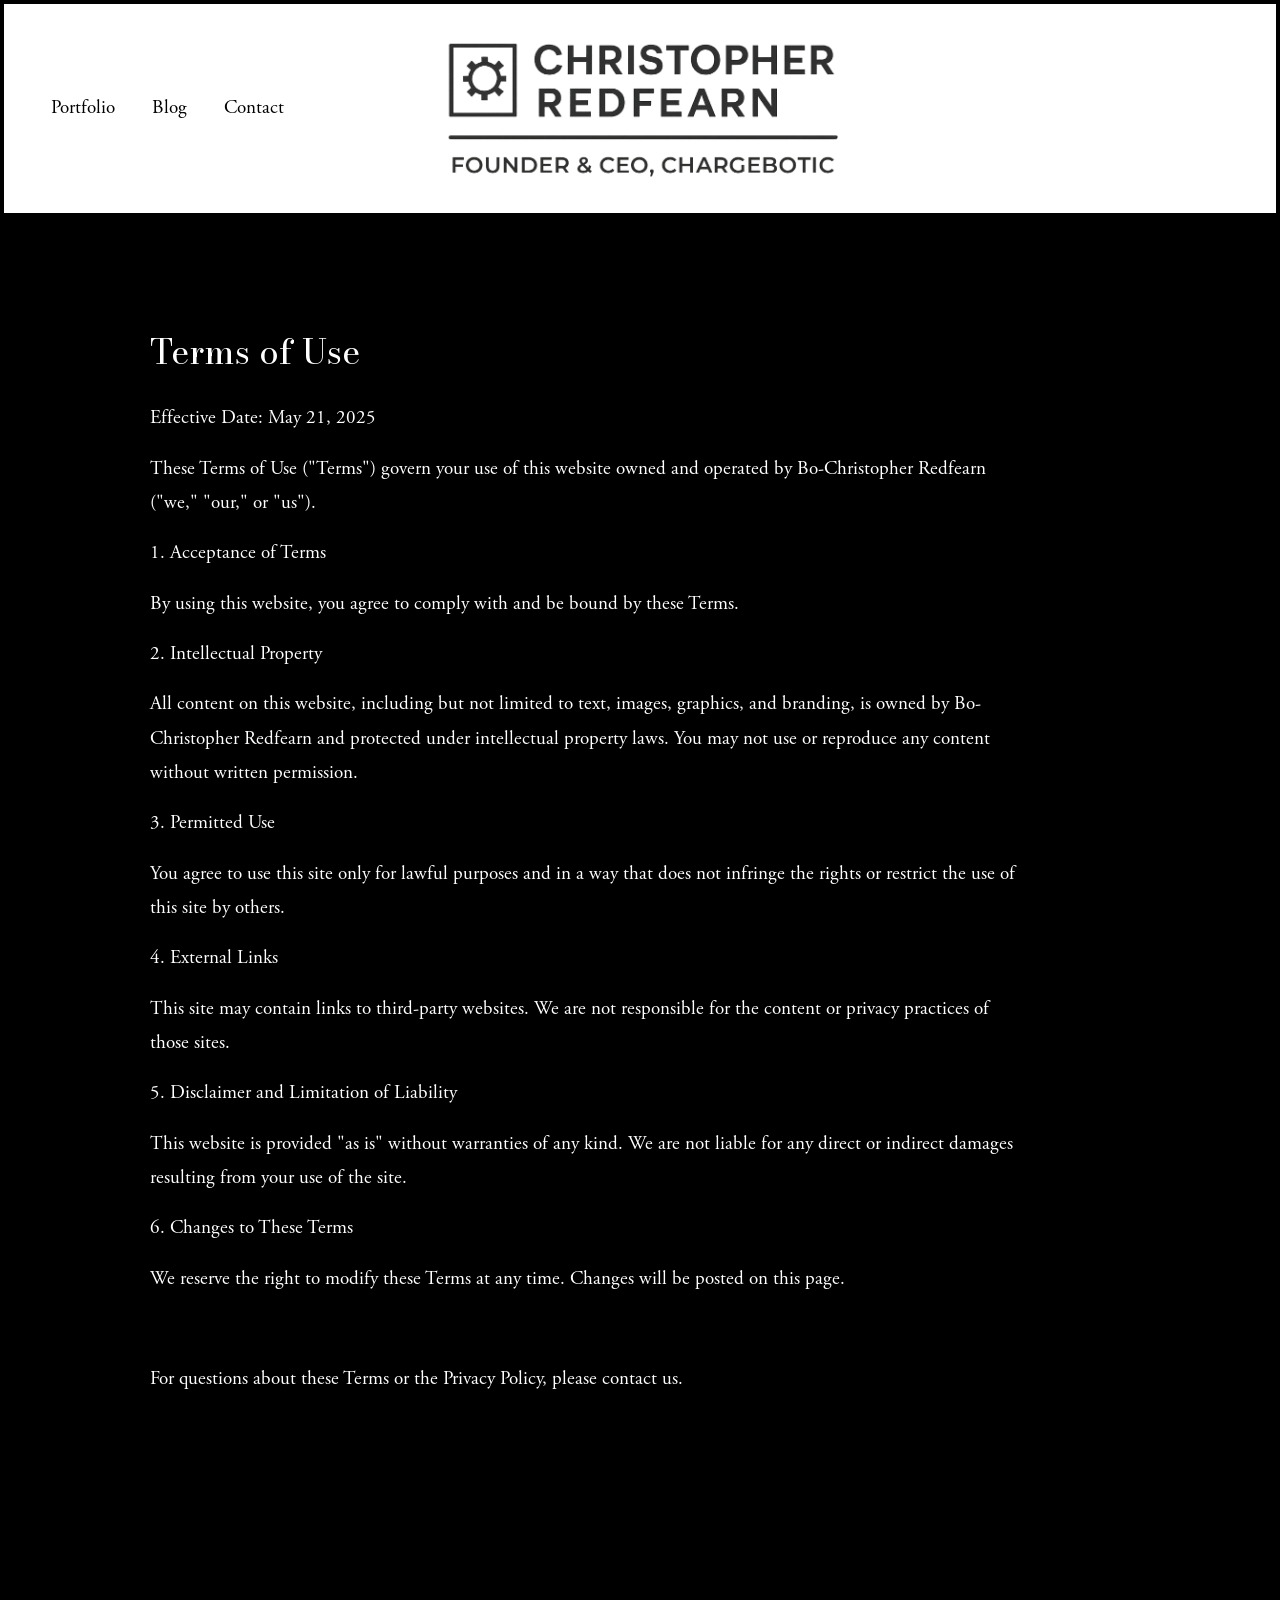
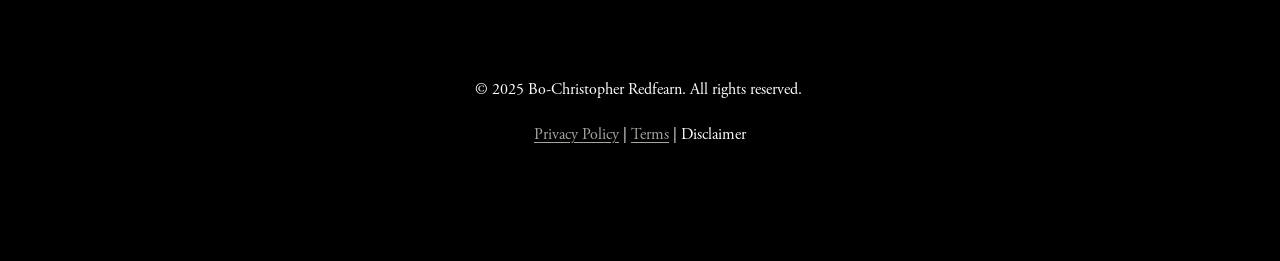
<file: terms-of-use/index.html>
<!DOCTYPE html><html xmlns:og="http://opengraphprotocol.org/schema/" xmlns:fb="http://www.facebook.com/2008/fbml" lang="en-US" class="yui3-js-enabled wf-adobegaramondpro-n4-active js flexbox canvas canvastext webgl no-touch hashchange history draganddrop rgba hsla multiplebgs backgroundsize borderimage borderradius boxshadow textshadow opacity cssanimations csscolumns cssgradients cssreflections csstransforms no-csstransforms3d csstransitions video audio svg inlinesvg svgclippaths wf-adobegaramondpro-n7-active wf-adobegaramondpro-i7-active wf-active" style="--header-height: 244.390625px; scroll-behavior: smooth; --header-fixed-top-offset: 209.828125px; scroll-padding-top: 244.391px;"><head>
    <meta http-equiv="X-UA-Compatible" content="IE=edge,chrome=1">
    <meta name="viewport" content="width=device-width, initial-scale=1">
    <!-- This is Squarespace. --><!-- bat-seahorse-wntn -->
<base href="">
<meta charset="utf-8">
<title>Terms of Use | Learn More, Use Responsibly — Christopher Redfearn | Founder &amp; CEO, Chargebotic</title>
<meta http-equiv="Accept-CH" content="Sec-CH-UA-Platform-Version, Sec-CH-UA-Model"><link rel="icon" type="image/x-icon" href="/assets/f6f9150717e1ac7b.ico">
<link rel="canonical" href="/terms-of-use">
<meta property="og:site_name" content="Christopher Redfearn | Founder &amp; CEO, Chargebotic">
<meta property="og:title" content="Terms of Use | Learn More, Use Responsibly — Christopher Redfearn | Founder &amp; CEO, Chargebotic">
<meta property="og:url" content="/terms-of-use">
<meta property="og:type" content="website">
<meta property="og:description" content="Explore the Terms of Use for Bo-Christopher Redfearn's website, outlining legal guidelines and user responsibilities for a secure browsing experience.">
<meta itemprop="name" content="Terms of Use | Learn More, Use Responsibly — Christopher Redfearn | Founder &amp; CEO, Chargebotic">
<meta itemprop="url" content="/terms-of-use">
<meta itemprop="description" content="Explore the Terms of Use for Bo-Christopher Redfearn's website, outlining legal guidelines and user responsibilities for a secure browsing experience.">
<meta name="twitter:title" content="Terms of Use | Learn More, Use Responsibly — Christopher Redfearn | Founder &amp; CEO, Chargebotic">
<meta name="twitter:url" content="/terms-of-use">
<meta name="twitter:card" content="summary">
<meta name="twitter:description" content="Explore the Terms of Use for Bo-Christopher Redfearn's website, outlining legal guidelines and user responsibilities for a secure browsing experience.">
<meta name="description" content="Explore the Terms of Use for Bo-Christopher Redfearn's website, outlining legal guidelines and user responsibilities for a secure browsing experience.">





<style>@keyframes fonts-loading { 0%, 99% { color: transparent; } } html.wf-loading * { animation: fonts-loading 3s; }</style>

<style data-sqsp-font-ids="6a3126957d426c0f4007ee6c,6a3139e4691a2d058d1a1be6">
/* math */
@font-face {
  font-family: 'Bodoni Moda';
  font-style: normal;
  font-weight: 700;
  font-display: swap;
  src: url('/assets/ab58a1b2ef4b4738.woff2') format('woff2');
  unicode-range: U+0302-0303, U+0305, U+0307-0308, U+0310, U+0312, U+0315, U+031A, U+0326-0327, U+032C, U+032F-0330, U+0332-0333, U+0338, U+033A, U+0346, U+034D, U+0391-03A1, U+03A3-03A9, U+03B1-03C9, U+03D1, U+03D5-03D6, U+03F0-03F1, U+03F4-03F5, U+2016-2017, U+2034-2038, U+203C, U+2040, U+2043, U+2047, U+2050, U+2057, U+205F, U+2070-2071, U+2074-208E, U+2090-209C, U+20D0-20DC, U+20E1, U+20E5-20EF, U+2100-2112, U+2114-2115, U+2117-2121, U+2123-214F, U+2190, U+2192, U+2194-21AE, U+21B0-21E5, U+21F1-21F2, U+21F4-2211, U+2213-2214, U+2216-22FF, U+2308-230B, U+2310, U+2319, U+231C-2321, U+2336-237A, U+237C, U+2395, U+239B-23B7, U+23D0, U+23DC-23E1, U+2474-2475, U+25AF, U+25B3, U+25B7, U+25BD, U+25C1, U+25CA, U+25CC, U+25FB, U+266D-266F, U+27C0-27FF, U+2900-2AFF, U+2B0E-2B11, U+2B30-2B4C, U+2BFE, U+3030, U+FF5B, U+FF5D, U+1D400-1D7FF, U+1EE00-1EEFF;
}
/* latin */
@font-face {
  font-family: 'Bodoni Moda';
  font-style: normal;
  font-weight: 700;
  font-display: swap;
  src: url('/assets/f8fa4c29ae0fd043.woff2') format('woff2');
  unicode-range: U+0000-00FF, U+0131, U+0152-0153, U+02BB-02BC, U+02C6, U+02DA, U+02DC, U+0304, U+0308, U+0329, U+2000-206F, U+20AC, U+2122, U+2191, U+2193, U+2212, U+2215, U+FEFF, U+FFFD;
}
/* symbols */
@font-face {
  font-family: 'Bodoni Moda';
  font-style: normal;
  font-weight: 700;
  font-display: swap;
  src: url('/assets/dbddb34c991b50cf.woff2') format('woff2');
  unicode-range: U+0001-000C, U+000E-001F, U+007F-009F, U+20DD-20E0, U+20E2-20E4, U+2150-218F, U+2190, U+2192, U+2194-2199, U+21AF, U+21E6-21F0, U+21F3, U+2218-2219, U+2299, U+22C4-22C6, U+2300-243F, U+2440-244A, U+2460-24FF, U+25A0-27BF, U+2800-28FF, U+2921-2922, U+2981, U+29BF, U+29EB, U+2B00-2BFF, U+4DC0-4DFF, U+FFF9-FFFB, U+10140-1018E, U+10190-1019C, U+101A0, U+101D0-101FD, U+102E0-102FB, U+10E60-10E7E, U+1D2C0-1D2D3, U+1D2E0-1D37F, U+1F000-1F0FF, U+1F100-1F1AD, U+1F1E6-1F1FF, U+1F30D-1F30F, U+1F315, U+1F31C, U+1F31E, U+1F320-1F32C, U+1F336, U+1F378, U+1F37D, U+1F382, U+1F393-1F39F, U+1F3A7-1F3A8, U+1F3AC-1F3AF, U+1F3C2, U+1F3C4-1F3C6, U+1F3CA-1F3CE, U+1F3D4-1F3E0, U+1F3ED, U+1F3F1-1F3F3, U+1F3F5-1F3F7, U+1F408, U+1F415, U+1F41F, U+1F426, U+1F43F, U+1F441-1F442, U+1F444, U+1F446-1F449, U+1F44C-1F44E, U+1F453, U+1F46A, U+1F47D, U+1F4A3, U+1F4B0, U+1F4B3, U+1F4B9, U+1F4BB, U+1F4BF, U+1F4C8-1F4CB, U+1F4D6, U+1F4DA, U+1F4DF, U+1F4E3-1F4E6, U+1F4EA-1F4ED, U+1F4F7, U+1F4F9-1F4FB, U+1F4FD-1F4FE, U+1F503, U+1F507-1F50B, U+1F50D, U+1F512-1F513, U+1F53E-1F54A, U+1F54F-1F5FA, U+1F610, U+1F650-1F67F, U+1F687, U+1F68D, U+1F691, U+1F694, U+1F698, U+1F6AD, U+1F6B2, U+1F6B9-1F6BA, U+1F6BC, U+1F6C6-1F6CF, U+1F6D3-1F6D7, U+1F6E0-1F6EA, U+1F6F0-1F6F3, U+1F6F7-1F6FC, U+1F700-1F7FF, U+1F800-1F80B, U+1F810-1F847, U+1F850-1F859, U+1F860-1F887, U+1F890-1F8AD, U+1F8B0-1F8BB, U+1F8C0-1F8C1, U+1F900-1F90B, U+1F93B, U+1F946, U+1F984, U+1F996, U+1F9E9, U+1FA00-1FA6F, U+1FA70-1FA7C, U+1FA80-1FA89, U+1FA8F-1FAC6, U+1FACE-1FADC, U+1FADF-1FAE9, U+1FAF0-1FAF8, U+1FB00-1FBFF;
}
/* latin-ext */
@font-face {
  font-family: 'Bodoni Moda';
  font-style: normal;
  font-weight: 700;
  font-display: swap;
  src: url('/assets/7aa6e1bb97c9e32d.woff2') format('woff2');
  unicode-range: U+0100-02BA, U+02BD-02C5, U+02C7-02CC, U+02CE-02D7, U+02DD-02FF, U+0304, U+0308, U+0329, U+1D00-1DBF, U+1E00-1E9F, U+1EF2-1EFF, U+2020, U+20A0-20AB, U+20AD-20C0, U+2113, U+2C60-2C7F, U+A720-A7FF;
}
/* math */
@font-face {
  font-family: 'Bodoni Moda';
  font-style: italic;
  font-weight: 700;
  font-display: swap;
  src: url('/assets/d655c128f980f53b.woff2') format('woff2');
  unicode-range: U+0302-0303, U+0305, U+0307-0308, U+0310, U+0312, U+0315, U+031A, U+0326-0327, U+032C, U+032F-0330, U+0332-0333, U+0338, U+033A, U+0346, U+034D, U+0391-03A1, U+03A3-03A9, U+03B1-03C9, U+03D1, U+03D5-03D6, U+03F0-03F1, U+03F4-03F5, U+2016-2017, U+2034-2038, U+203C, U+2040, U+2043, U+2047, U+2050, U+2057, U+205F, U+2070-2071, U+2074-208E, U+2090-209C, U+20D0-20DC, U+20E1, U+20E5-20EF, U+2100-2112, U+2114-2115, U+2117-2121, U+2123-214F, U+2190, U+2192, U+2194-21AE, U+21B0-21E5, U+21F1-21F2, U+21F4-2211, U+2213-2214, U+2216-22FF, U+2308-230B, U+2310, U+2319, U+231C-2321, U+2336-237A, U+237C, U+2395, U+239B-23B7, U+23D0, U+23DC-23E1, U+2474-2475, U+25AF, U+25B3, U+25B7, U+25BD, U+25C1, U+25CA, U+25CC, U+25FB, U+266D-266F, U+27C0-27FF, U+2900-2AFF, U+2B0E-2B11, U+2B30-2B4C, U+2BFE, U+3030, U+FF5B, U+FF5D, U+1D400-1D7FF, U+1EE00-1EEFF;
}
/* latin-ext */
@font-face {
  font-family: 'Bodoni Moda';
  font-style: italic;
  font-weight: 700;
  font-display: swap;
  src: url('/assets/d22c85ced77075d0.woff2') format('woff2');
  unicode-range: U+0100-02BA, U+02BD-02C5, U+02C7-02CC, U+02CE-02D7, U+02DD-02FF, U+0304, U+0308, U+0329, U+1D00-1DBF, U+1E00-1E9F, U+1EF2-1EFF, U+2020, U+20A0-20AB, U+20AD-20C0, U+2113, U+2C60-2C7F, U+A720-A7FF;
}
/* latin */
@font-face {
  font-family: 'Bodoni Moda';
  font-style: italic;
  font-weight: 700;
  font-display: swap;
  src: url('/assets/7f8d2ffa83fec4c1.woff2') format('woff2');
  unicode-range: U+0000-00FF, U+0131, U+0152-0153, U+02BB-02BC, U+02C6, U+02DA, U+02DC, U+0304, U+0308, U+0329, U+2000-206F, U+20AC, U+2122, U+2191, U+2193, U+2212, U+2215, U+FEFF, U+FFFD;
}
/* symbols */
@font-face {
  font-family: 'Bodoni Moda';
  font-style: italic;
  font-weight: 700;
  font-display: swap;
  src: url('/assets/b480bc3139e97af6.woff2') format('woff2');
  unicode-range: U+0001-000C, U+000E-001F, U+007F-009F, U+20DD-20E0, U+20E2-20E4, U+2150-218F, U+2190, U+2192, U+2194-2199, U+21AF, U+21E6-21F0, U+21F3, U+2218-2219, U+2299, U+22C4-22C6, U+2300-243F, U+2440-244A, U+2460-24FF, U+25A0-27BF, U+2800-28FF, U+2921-2922, U+2981, U+29BF, U+29EB, U+2B00-2BFF, U+4DC0-4DFF, U+FFF9-FFFB, U+10140-1018E, U+10190-1019C, U+101A0, U+101D0-101FD, U+102E0-102FB, U+10E60-10E7E, U+1D2C0-1D2D3, U+1D2E0-1D37F, U+1F000-1F0FF, U+1F100-1F1AD, U+1F1E6-1F1FF, U+1F30D-1F30F, U+1F315, U+1F31C, U+1F31E, U+1F320-1F32C, U+1F336, U+1F378, U+1F37D, U+1F382, U+1F393-1F39F, U+1F3A7-1F3A8, U+1F3AC-1F3AF, U+1F3C2, U+1F3C4-1F3C6, U+1F3CA-1F3CE, U+1F3D4-1F3E0, U+1F3ED, U+1F3F1-1F3F3, U+1F3F5-1F3F7, U+1F408, U+1F415, U+1F41F, U+1F426, U+1F43F, U+1F441-1F442, U+1F444, U+1F446-1F449, U+1F44C-1F44E, U+1F453, U+1F46A, U+1F47D, U+1F4A3, U+1F4B0, U+1F4B3, U+1F4B9, U+1F4BB, U+1F4BF, U+1F4C8-1F4CB, U+1F4D6, U+1F4DA, U+1F4DF, U+1F4E3-1F4E6, U+1F4EA-1F4ED, U+1F4F7, U+1F4F9-1F4FB, U+1F4FD-1F4FE, U+1F503, U+1F507-1F50B, U+1F50D, U+1F512-1F513, U+1F53E-1F54A, U+1F54F-1F5FA, U+1F610, U+1F650-1F67F, U+1F687, U+1F68D, U+1F691, U+1F694, U+1F698, U+1F6AD, U+1F6B2, U+1F6B9-1F6BA, U+1F6BC, U+1F6C6-1F6CF, U+1F6D3-1F6D7, U+1F6E0-1F6EA, U+1F6F0-1F6F3, U+1F6F7-1F6FC, U+1F700-1F7FF, U+1F800-1F80B, U+1F810-1F847, U+1F850-1F859, U+1F860-1F887, U+1F890-1F8AD, U+1F8B0-1F8BB, U+1F8C0-1F8C1, U+1F900-1F90B, U+1F93B, U+1F946, U+1F984, U+1F996, U+1F9E9, U+1FA00-1FA6F, U+1FA70-1FA7C, U+1FA80-1FA89, U+1FA8F-1FAC6, U+1FACE-1FADC, U+1FADF-1FAE9, U+1FAF0-1FAF8, U+1FB00-1FBFF;
}
/* math */
@font-face {
  font-family: 'Bodoni Moda';
  font-style: italic;
  font-weight: 400;
  font-display: swap;
  src: url('/assets/5d1b0fdc370d5fe9.woff2') format('woff2');
  unicode-range: U+0302-0303, U+0305, U+0307-0308, U+0310, U+0312, U+0315, U+031A, U+0326-0327, U+032C, U+032F-0330, U+0332-0333, U+0338, U+033A, U+0346, U+034D, U+0391-03A1, U+03A3-03A9, U+03B1-03C9, U+03D1, U+03D5-03D6, U+03F0-03F1, U+03F4-03F5, U+2016-2017, U+2034-2038, U+203C, U+2040, U+2043, U+2047, U+2050, U+2057, U+205F, U+2070-2071, U+2074-208E, U+2090-209C, U+20D0-20DC, U+20E1, U+20E5-20EF, U+2100-2112, U+2114-2115, U+2117-2121, U+2123-214F, U+2190, U+2192, U+2194-21AE, U+21B0-21E5, U+21F1-21F2, U+21F4-2211, U+2213-2214, U+2216-22FF, U+2308-230B, U+2310, U+2319, U+231C-2321, U+2336-237A, U+237C, U+2395, U+239B-23B7, U+23D0, U+23DC-23E1, U+2474-2475, U+25AF, U+25B3, U+25B7, U+25BD, U+25C1, U+25CA, U+25CC, U+25FB, U+266D-266F, U+27C0-27FF, U+2900-2AFF, U+2B0E-2B11, U+2B30-2B4C, U+2BFE, U+3030, U+FF5B, U+FF5D, U+1D400-1D7FF, U+1EE00-1EEFF;
}
/* latin-ext */
@font-face {
  font-family: 'Bodoni Moda';
  font-style: italic;
  font-weight: 400;
  font-display: swap;
  src: url('/assets/073b9c43ab031153.woff2') format('woff2');
  unicode-range: U+0100-02BA, U+02BD-02C5, U+02C7-02CC, U+02CE-02D7, U+02DD-02FF, U+0304, U+0308, U+0329, U+1D00-1DBF, U+1E00-1E9F, U+1EF2-1EFF, U+2020, U+20A0-20AB, U+20AD-20C0, U+2113, U+2C60-2C7F, U+A720-A7FF;
}
/* latin */
@font-face {
  font-family: 'Bodoni Moda';
  font-style: italic;
  font-weight: 400;
  font-display: swap;
  src: url('/assets/76e70bf572fa9464.woff2') format('woff2');
  unicode-range: U+0000-00FF, U+0131, U+0152-0153, U+02BB-02BC, U+02C6, U+02DA, U+02DC, U+0304, U+0308, U+0329, U+2000-206F, U+20AC, U+2122, U+2191, U+2193, U+2212, U+2215, U+FEFF, U+FFFD;
}
/* symbols */
@font-face {
  font-family: 'Bodoni Moda';
  font-style: italic;
  font-weight: 400;
  font-display: swap;
  src: url('/assets/608399eb45de8d73.woff2') format('woff2');
  unicode-range: U+0001-000C, U+000E-001F, U+007F-009F, U+20DD-20E0, U+20E2-20E4, U+2150-218F, U+2190, U+2192, U+2194-2199, U+21AF, U+21E6-21F0, U+21F3, U+2218-2219, U+2299, U+22C4-22C6, U+2300-243F, U+2440-244A, U+2460-24FF, U+25A0-27BF, U+2800-28FF, U+2921-2922, U+2981, U+29BF, U+29EB, U+2B00-2BFF, U+4DC0-4DFF, U+FFF9-FFFB, U+10140-1018E, U+10190-1019C, U+101A0, U+101D0-101FD, U+102E0-102FB, U+10E60-10E7E, U+1D2C0-1D2D3, U+1D2E0-1D37F, U+1F000-1F0FF, U+1F100-1F1AD, U+1F1E6-1F1FF, U+1F30D-1F30F, U+1F315, U+1F31C, U+1F31E, U+1F320-1F32C, U+1F336, U+1F378, U+1F37D, U+1F382, U+1F393-1F39F, U+1F3A7-1F3A8, U+1F3AC-1F3AF, U+1F3C2, U+1F3C4-1F3C6, U+1F3CA-1F3CE, U+1F3D4-1F3E0, U+1F3ED, U+1F3F1-1F3F3, U+1F3F5-1F3F7, U+1F408, U+1F415, U+1F41F, U+1F426, U+1F43F, U+1F441-1F442, U+1F444, U+1F446-1F449, U+1F44C-1F44E, U+1F453, U+1F46A, U+1F47D, U+1F4A3, U+1F4B0, U+1F4B3, U+1F4B9, U+1F4BB, U+1F4BF, U+1F4C8-1F4CB, U+1F4D6, U+1F4DA, U+1F4DF, U+1F4E3-1F4E6, U+1F4EA-1F4ED, U+1F4F7, U+1F4F9-1F4FB, U+1F4FD-1F4FE, U+1F503, U+1F507-1F50B, U+1F50D, U+1F512-1F513, U+1F53E-1F54A, U+1F54F-1F5FA, U+1F610, U+1F650-1F67F, U+1F687, U+1F68D, U+1F691, U+1F694, U+1F698, U+1F6AD, U+1F6B2, U+1F6B9-1F6BA, U+1F6BC, U+1F6C6-1F6CF, U+1F6D3-1F6D7, U+1F6E0-1F6EA, U+1F6F0-1F6F3, U+1F6F7-1F6FC, U+1F700-1F7FF, U+1F800-1F80B, U+1F810-1F847, U+1F850-1F859, U+1F860-1F887, U+1F890-1F8AD, U+1F8B0-1F8BB, U+1F8C0-1F8C1, U+1F900-1F90B, U+1F93B, U+1F946, U+1F984, U+1F996, U+1F9E9, U+1FA00-1FA6F, U+1FA70-1FA7C, U+1FA80-1FA89, U+1FA8F-1FAC6, U+1FACE-1FADC, U+1FADF-1FAE9, U+1FAF0-1FAF8, U+1FB00-1FBFF;
}
/* latin-ext */
@font-face {
  font-family: 'Poppins';
  font-style: italic;
  font-weight: 400;
  font-display: swap;
  src: url('/assets/e8e02c8c08f92d77.woff2') format('woff2');
  unicode-range: U+0100-02BA, U+02BD-02C5, U+02C7-02CC, U+02CE-02D7, U+02DD-02FF, U+0304, U+0308, U+0329, U+1D00-1DBF, U+1E00-1E9F, U+1EF2-1EFF, U+2020, U+20A0-20AB, U+20AD-20C0, U+2113, U+2C60-2C7F, U+A720-A7FF;
}
/* latin */
@font-face {
  font-family: 'Poppins';
  font-style: italic;
  font-weight: 400;
  font-display: swap;
  src: url('/assets/d65b8c06118e5c77.woff2') format('woff2');
  unicode-range: U+0000-00FF, U+0131, U+0152-0153, U+02BB-02BC, U+02C6, U+02DA, U+02DC, U+0304, U+0308, U+0329, U+2000-206F, U+20AC, U+2122, U+2191, U+2193, U+2212, U+2215, U+FEFF, U+FFFD;
}
/* devanagari */
@font-face {
  font-family: 'Poppins';
  font-style: italic;
  font-weight: 400;
  font-display: swap;
  src: url('/assets/f319ce36470b2554.woff2') format('woff2');
  unicode-range: U+0900-097F, U+1CD0-1CF9, U+200C-200D, U+20A8, U+20B9, U+20F0, U+25CC, U+A830-A839, U+A8E0-A8FF, U+11B00-11B09;
}
/* latin */
@font-face {
  font-family: 'Bodoni Moda';
  font-style: normal;
  font-weight: 400;
  font-display: swap;
  src: url('/assets/578d3974a5f9892a.woff2') format('woff2');
  unicode-range: U+0000-00FF, U+0131, U+0152-0153, U+02BB-02BC, U+02C6, U+02DA, U+02DC, U+0304, U+0308, U+0329, U+2000-206F, U+20AC, U+2122, U+2191, U+2193, U+2212, U+2215, U+FEFF, U+FFFD;
}
/* latin-ext */
@font-face {
  font-family: 'Bodoni Moda';
  font-style: normal;
  font-weight: 400;
  font-display: swap;
  src: url('/assets/acab89b6caafd4e6.woff2') format('woff2');
  unicode-range: U+0100-02BA, U+02BD-02C5, U+02C7-02CC, U+02CE-02D7, U+02DD-02FF, U+0304, U+0308, U+0329, U+1D00-1DBF, U+1E00-1E9F, U+1EF2-1EFF, U+2020, U+20A0-20AB, U+20AD-20C0, U+2113, U+2C60-2C7F, U+A720-A7FF;
}
/* symbols */
@font-face {
  font-family: 'Bodoni Moda';
  font-style: normal;
  font-weight: 400;
  font-display: swap;
  src: url('/assets/5623e8b5ea9bf6d5.woff2') format('woff2');
  unicode-range: U+0001-000C, U+000E-001F, U+007F-009F, U+20DD-20E0, U+20E2-20E4, U+2150-218F, U+2190, U+2192, U+2194-2199, U+21AF, U+21E6-21F0, U+21F3, U+2218-2219, U+2299, U+22C4-22C6, U+2300-243F, U+2440-244A, U+2460-24FF, U+25A0-27BF, U+2800-28FF, U+2921-2922, U+2981, U+29BF, U+29EB, U+2B00-2BFF, U+4DC0-4DFF, U+FFF9-FFFB, U+10140-1018E, U+10190-1019C, U+101A0, U+101D0-101FD, U+102E0-102FB, U+10E60-10E7E, U+1D2C0-1D2D3, U+1D2E0-1D37F, U+1F000-1F0FF, U+1F100-1F1AD, U+1F1E6-1F1FF, U+1F30D-1F30F, U+1F315, U+1F31C, U+1F31E, U+1F320-1F32C, U+1F336, U+1F378, U+1F37D, U+1F382, U+1F393-1F39F, U+1F3A7-1F3A8, U+1F3AC-1F3AF, U+1F3C2, U+1F3C4-1F3C6, U+1F3CA-1F3CE, U+1F3D4-1F3E0, U+1F3ED, U+1F3F1-1F3F3, U+1F3F5-1F3F7, U+1F408, U+1F415, U+1F41F, U+1F426, U+1F43F, U+1F441-1F442, U+1F444, U+1F446-1F449, U+1F44C-1F44E, U+1F453, U+1F46A, U+1F47D, U+1F4A3, U+1F4B0, U+1F4B3, U+1F4B9, U+1F4BB, U+1F4BF, U+1F4C8-1F4CB, U+1F4D6, U+1F4DA, U+1F4DF, U+1F4E3-1F4E6, U+1F4EA-1F4ED, U+1F4F7, U+1F4F9-1F4FB, U+1F4FD-1F4FE, U+1F503, U+1F507-1F50B, U+1F50D, U+1F512-1F513, U+1F53E-1F54A, U+1F54F-1F5FA, U+1F610, U+1F650-1F67F, U+1F687, U+1F68D, U+1F691, U+1F694, U+1F698, U+1F6AD, U+1F6B2, U+1F6B9-1F6BA, U+1F6BC, U+1F6C6-1F6CF, U+1F6D3-1F6D7, U+1F6E0-1F6EA, U+1F6F0-1F6F3, U+1F6F7-1F6FC, U+1F700-1F7FF, U+1F800-1F80B, U+1F810-1F847, U+1F850-1F859, U+1F860-1F887, U+1F890-1F8AD, U+1F8B0-1F8BB, U+1F8C0-1F8C1, U+1F900-1F90B, U+1F93B, U+1F946, U+1F984, U+1F996, U+1F9E9, U+1FA00-1FA6F, U+1FA70-1FA7C, U+1FA80-1FA89, U+1FA8F-1FAC6, U+1FACE-1FADC, U+1FADF-1FAE9, U+1FAF0-1FAF8, U+1FB00-1FBFF;
}
/* math */
@font-face {
  font-family: 'Bodoni Moda';
  font-style: normal;
  font-weight: 400;
  font-display: swap;
  src: url('/assets/b57daa9d560f2320.woff2') format('woff2');
  unicode-range: U+0302-0303, U+0305, U+0307-0308, U+0310, U+0312, U+0315, U+031A, U+0326-0327, U+032C, U+032F-0330, U+0332-0333, U+0338, U+033A, U+0346, U+034D, U+0391-03A1, U+03A3-03A9, U+03B1-03C9, U+03D1, U+03D5-03D6, U+03F0-03F1, U+03F4-03F5, U+2016-2017, U+2034-2038, U+203C, U+2040, U+2043, U+2047, U+2050, U+2057, U+205F, U+2070-2071, U+2074-208E, U+2090-209C, U+20D0-20DC, U+20E1, U+20E5-20EF, U+2100-2112, U+2114-2115, U+2117-2121, U+2123-214F, U+2190, U+2192, U+2194-21AE, U+21B0-21E5, U+21F1-21F2, U+21F4-2211, U+2213-2214, U+2216-22FF, U+2308-230B, U+2310, U+2319, U+231C-2321, U+2336-237A, U+237C, U+2395, U+239B-23B7, U+23D0, U+23DC-23E1, U+2474-2475, U+25AF, U+25B3, U+25B7, U+25BD, U+25C1, U+25CA, U+25CC, U+25FB, U+266D-266F, U+27C0-27FF, U+2900-2AFF, U+2B0E-2B11, U+2B30-2B4C, U+2BFE, U+3030, U+FF5B, U+FF5D, U+1D400-1D7FF, U+1EE00-1EEFF;
}
/* latin */
@font-face {
  font-family: 'Poppins';
  font-style: normal;
  font-weight: 700;
  font-display: swap;
  src: url('/assets/738b906443717af4.woff2') format('woff2');
  unicode-range: U+0000-00FF, U+0131, U+0152-0153, U+02BB-02BC, U+02C6, U+02DA, U+02DC, U+0304, U+0308, U+0329, U+2000-206F, U+20AC, U+2122, U+2191, U+2193, U+2212, U+2215, U+FEFF, U+FFFD;
}
/* devanagari */
@font-face {
  font-family: 'Poppins';
  font-style: normal;
  font-weight: 700;
  font-display: swap;
  src: url('/assets/9ff842352d5ff859.woff2') format('woff2');
  unicode-range: U+0900-097F, U+1CD0-1CF9, U+200C-200D, U+20A8, U+20B9, U+20F0, U+25CC, U+A830-A839, U+A8E0-A8FF, U+11B00-11B09;
}
/* latin-ext */
@font-face {
  font-family: 'Poppins';
  font-style: normal;
  font-weight: 700;
  font-display: swap;
  src: url('/assets/d740d3fc0d05905d.woff2') format('woff2');
  unicode-range: U+0100-02BA, U+02BD-02C5, U+02C7-02CC, U+02CE-02D7, U+02DD-02FF, U+0304, U+0308, U+0329, U+1D00-1DBF, U+1E00-1E9F, U+1EF2-1EFF, U+2020, U+20A0-20AB, U+20AD-20C0, U+2113, U+2C60-2C7F, U+A720-A7FF;
}
/* latin-ext */
@font-face {
  font-family: 'Poppins';
  font-style: italic;
  font-weight: 700;
  font-display: swap;
  src: url('/assets/3dbc0a3a10454c5c.woff2') format('woff2');
  unicode-range: U+0100-02BA, U+02BD-02C5, U+02C7-02CC, U+02CE-02D7, U+02DD-02FF, U+0304, U+0308, U+0329, U+1D00-1DBF, U+1E00-1E9F, U+1EF2-1EFF, U+2020, U+20A0-20AB, U+20AD-20C0, U+2113, U+2C60-2C7F, U+A720-A7FF;
}
/* devanagari */
@font-face {
  font-family: 'Poppins';
  font-style: italic;
  font-weight: 700;
  font-display: swap;
  src: url('/assets/5b0dd19e1598408f.woff2') format('woff2');
  unicode-range: U+0900-097F, U+1CD0-1CF9, U+200C-200D, U+20A8, U+20B9, U+20F0, U+25CC, U+A830-A839, U+A8E0-A8FF, U+11B00-11B09;
}
/* latin */
@font-face {
  font-family: 'Poppins';
  font-style: italic;
  font-weight: 700;
  font-display: swap;
  src: url('/assets/35d7309a06e6aeb8.woff2') format('woff2');
  unicode-range: U+0000-00FF, U+0131, U+0152-0153, U+02BB-02BC, U+02C6, U+02DA, U+02DC, U+0304, U+0308, U+0329, U+2000-206F, U+20AC, U+2122, U+2191, U+2193, U+2212, U+2215, U+FEFF, U+FFFD;
}
/* latin-ext */
@font-face {
  font-family: 'Poppins';
  font-style: normal;
  font-weight: 400;
  font-display: swap;
  src: url('/assets/48ab9aa71536a532.woff2') format('woff2');
  unicode-range: U+0100-02BA, U+02BD-02C5, U+02C7-02CC, U+02CE-02D7, U+02DD-02FF, U+0304, U+0308, U+0329, U+1D00-1DBF, U+1E00-1E9F, U+1EF2-1EFF, U+2020, U+20A0-20AB, U+20AD-20C0, U+2113, U+2C60-2C7F, U+A720-A7FF;
}
/* latin */
@font-face {
  font-family: 'Poppins';
  font-style: normal;
  font-weight: 400;
  font-display: swap;
  src: url('/assets/cb70f0a787af69e8.woff2') format('woff2');
  unicode-range: U+0000-00FF, U+0131, U+0152-0153, U+02BB-02BC, U+02C6, U+02DA, U+02DC, U+0304, U+0308, U+0329, U+2000-206F, U+20AC, U+2122, U+2191, U+2193, U+2212, U+2215, U+FEFF, U+FFFD;
}
/* devanagari */
@font-face {
  font-family: 'Poppins';
  font-style: normal;
  font-weight: 400;
  font-display: swap;
  src: url('/assets/204bab0e71f51d97.woff2') format('woff2');
  unicode-range: U+0900-097F, U+1CD0-1CF9, U+200C-200D, U+20A8, U+20B9, U+20F0, U+25CC, U+A830-A839, U+A8E0-A8FF, U+11B00-11B09;
}
</style>
<style type="text/css">@font-face{font-family:adobe-garamond-pro;src:url(/assets/c4b62acb965b9e2c) format("woff2"),url(/assets/ec1360e70e63f6dd) format("woff"),url(/assets/4b588d757da30f3c) format("opentype");font-weight:400;font-style:normal;font-stretch:normal;font-display:auto;}@font-face{font-family:adobe-garamond-pro;src:url(/assets/14ee299bc5087a7f) format("woff2"),url(/assets/7a5089219b4e0c14) format("woff"),url(/assets/976bc23a95b8754f) format("opentype");font-weight:700;font-style:normal;font-stretch:normal;font-display:auto;}@font-face{font-family:adobe-garamond-pro;src:url(/assets/dca25975e44f5cd6) format("woff2"),url(/assets/3656a9627a049fdf) format("woff"),url(/assets/85f8dbf6e62008dc) format("opentype");font-weight:700;font-style:italic;font-stretch:normal;font-display:auto;}</style>










<link rel="stylesheet" type="text/css" href="/assets/004bae5a09a79b7e.css"><link rel="stylesheet" type="text/css" href="/assets/03846e5f5dfdb9d9.css"><link rel="stylesheet" type="text/css" href="/assets/c973a94fb0a87ce4.css">
<!-- End of Squarespace Headers -->
  <link rel="stylesheet" type="text/css" href="/assets/9c52f5084fde2f22.css"><link rel="stylesheet" type="text/css" href="/assets/0c8f3b425444e690.css"></head>

  <body id="collection-682eb723e5877e2ff9766f03" class="primary-button-style-solid primary-button-shape-square secondary-button-style-solid secondary-button-shape-square tertiary-button-style-solid tertiary-button-shape-square form-field-style-solid form-field-shape-square form-field-border-all form-field-hover-focus-outline form-field-checkbox-type-icon form-field-checkbox-fill-solid form-field-checkbox-color-inverted form-field-checkbox-shape-square form-field-checkbox-layout-stack form-field-radio-type-icon form-field-radio-fill-solid form-field-radio-color-normal form-field-radio-shape-pill form-field-radio-layout-stack form-field-survey-fill-solid form-field-survey-color-normal form-field-survey-shape-pill form-submit-button-style-label tweak-global-animations-animation-type-none tweak-global-animations-animation-curve-ease image-block-poster-text-alignment-left image-block-card-content-position-center image-block-card-text-alignment-left image-block-overlap-content-position-center image-block-overlap-text-alignment-left image-block-collage-content-position-center image-block-collage-text-alignment-left image-block-stack-text-alignment-left tweak-blog-alternating-side-by-side-width-full tweak-blog-alternating-side-by-side-image-aspect-ratio-11-square tweak-blog-alternating-side-by-side-text-alignment-left tweak-blog-alternating-side-by-side-read-more-style-show tweak-blog-alternating-side-by-side-image-text-alignment-middle tweak-blog-alternating-side-by-side-delimiter-bullet tweak-blog-alternating-side-by-side-meta-position-top tweak-blog-alternating-side-by-side-primary-meta-categories tweak-blog-alternating-side-by-side-secondary-meta-date tweak-blog-alternating-side-by-side-excerpt-show form-use-theme-colors tweak-global-animations-complexity-level-detailed tweak-global-animations-animation-style-fade tweak-blog-masonry-width-inset tweak-blog-masonry-text-alignment-left tweak-blog-masonry-primary-meta-categories tweak-blog-masonry-secondary-meta-date tweak-blog-masonry-meta-position-top tweak-blog-masonry-read-more-style-show tweak-blog-masonry-delimiter-space tweak-blog-masonry-image-placement-above tweak-blog-masonry-excerpt-show tweak-portfolio-grid-overlay-width-full tweak-portfolio-grid-overlay-height-large tweak-portfolio-grid-overlay-image-aspect-ratio-11-square tweak-portfolio-grid-overlay-text-placement-center tweak-portfolio-grid-overlay-show-text-after-hover tweak-blog-single-column-width-inset tweak-blog-single-column-text-alignment-center tweak-blog-single-column-image-placement-above tweak-blog-single-column-delimiter-bullet tweak-blog-single-column-read-more-style-show tweak-blog-single-column-primary-meta-categories tweak-blog-single-column-secondary-meta-date tweak-blog-single-column-meta-position-top tweak-blog-single-column-content-full-post header-width-full  tweak-fixed-header tweak-fixed-header-style-basic tweak-blog-item-width-medium tweak-blog-item-text-alignment-left tweak-blog-item-meta-position-above-title tweak-blog-item-show-categories tweak-blog-item-show-date tweak-blog-item-show-author-name tweak-blog-item-show-author-profile tweak-blog-item-delimiter-bullet tweak-blog-side-by-side-width-inset tweak-blog-side-by-side-image-placement-left tweak-blog-side-by-side-image-aspect-ratio-11-square tweak-blog-side-by-side-primary-meta-categories tweak-blog-side-by-side-secondary-meta-date tweak-blog-side-by-side-meta-position-top tweak-blog-side-by-side-text-alignment-left tweak-blog-side-by-side-image-text-alignment-middle tweak-blog-side-by-side-read-more-style-show tweak-blog-side-by-side-delimiter-bullet tweak-blog-side-by-side-excerpt-show tweak-events-stacked-width-full tweak-events-stacked-height-large tweak-events-stacked-show-thumbnails tweak-events-stacked-thumbnail-size-32-standard tweak-events-stacked-date-style-with-text tweak-events-stacked-show-time tweak-events-stacked-show-location tweak-events-stacked-show-excerpt tweak-blog-basic-grid-width-full tweak-blog-basic-grid-image-aspect-ratio-32-standard tweak-blog-basic-grid-text-alignment-left tweak-blog-basic-grid-delimiter-bullet tweak-blog-basic-grid-image-placement-above tweak-blog-basic-grid-read-more-style-show tweak-blog-basic-grid-primary-meta-categories tweak-blog-basic-grid-secondary-meta-date tweak-blog-basic-grid-excerpt-show tweak-portfolio-grid-basic-width-full tweak-portfolio-grid-basic-height-small tweak-portfolio-grid-basic-image-aspect-ratio-11-square tweak-portfolio-grid-basic-text-alignment-left tweak-portfolio-grid-basic-hover-effect-fade header-overlay-alignment-center tweak-portfolio-index-background-link-format-stacked tweak-portfolio-index-background-width-full tweak-portfolio-index-background-height-large tweak-portfolio-index-background-vertical-alignment-middle tweak-portfolio-index-background-horizontal-alignment-center tweak-portfolio-index-background-delimiter-none tweak-portfolio-index-background-animation-type-fade tweak-portfolio-index-background-animation-duration-medium tweak-portfolio-hover-follow-layout-inline tweak-portfolio-hover-follow-delimiter-forward-slash tweak-portfolio-hover-follow-animation-type-fade tweak-portfolio-hover-follow-animation-duration-medium tweak-portfolio-hover-static-layout-stacked tweak-portfolio-hover-static-delimiter-forward-slash tweak-portfolio-hover-static-animation-type-scale-up tweak-portfolio-hover-static-animation-duration-medium hide-opentable-icons opentable-style-dark tweak-product-quick-view-button-style-floating tweak-product-quick-view-button-position-bottom tweak-product-quick-view-lightbox-excerpt-display-truncate tweak-product-quick-view-lightbox-show-arrows tweak-product-quick-view-lightbox-show-close-button tweak-product-quick-view-lightbox-controls-weight-light native-currency-code-usd collection-682eb723e5877e2ff9766f03 collection-type-page collection-layout-default mobile-style-available sqs-seven-one
      
        
          
        
      
     seven-one-global-animations" tabindex="-1" data-animation-state="booted">
    <div id="siteWrapper" class="clearfix site-wrapper">
      
        <div id="floatingCart" class="floating-cart hidden">
          
        </div>
      

      












  <header data-test="header" id="header" class="header theme-col--primary" data-section-theme="" data-controller="Header" data-current-styles="{
  &quot;layout&quot;: &quot;brandingCenter&quot;,
  &quot;action&quot;: {
    &quot;buttonText&quot;: &quot;Get Started&quot;,
    &quot;newWindow&quot;: false
  },
  &quot;showSocial&quot;: false,
  &quot;socialOptions&quot;: {
    &quot;socialBorderShape&quot;: &quot;none&quot;,
    &quot;socialBorderStyle&quot;: &quot;outline&quot;,
    &quot;socialBorderThickness&quot;: {
      &quot;unit&quot;: &quot;px&quot;,
      &quot;value&quot;: 1.0
    }
  },
  &quot;menuOverlayAnimation&quot;: &quot;fade&quot;,
  &quot;cartStyle&quot;: &quot;cart&quot;,
  &quot;cartText&quot;: &quot;Cart&quot;,
  &quot;showEmptyCartState&quot;: true,
  &quot;cartOptions&quot;: {
    &quot;iconType&quot;: &quot;solid-7&quot;,
    &quot;cartBorderShape&quot;: &quot;none&quot;,
    &quot;cartBorderStyle&quot;: &quot;outline&quot;,
    &quot;cartBorderThickness&quot;: {
      &quot;unit&quot;: &quot;px&quot;,
      &quot;value&quot;: 1.0
    }
  },
  &quot;showButton&quot;: false,
  &quot;showCart&quot;: false,
  &quot;showAccountLogin&quot;: false,
  &quot;headerStyle&quot;: &quot;solid&quot;,
  &quot;languagePicker&quot;: {
    &quot;enabled&quot;: false,
    &quot;iconEnabled&quot;: false,
    &quot;iconType&quot;: &quot;globe&quot;,
    &quot;flagShape&quot;: &quot;shiny&quot;,
    &quot;languageFlags&quot;: [ ]
  },
  &quot;iconOptions&quot;: {
    &quot;desktopDropdownIconOptions&quot;: {
      &quot;size&quot;: {
        &quot;unit&quot;: &quot;em&quot;,
        &quot;value&quot;: 1.0
      },
      &quot;iconSpacing&quot;: {
        &quot;unit&quot;: &quot;em&quot;,
        &quot;value&quot;: 0.35
      },
      &quot;strokeWidth&quot;: {
        &quot;unit&quot;: &quot;px&quot;,
        &quot;value&quot;: 1.0
      },
      &quot;endcapType&quot;: &quot;square&quot;,
      &quot;folderDropdownIcon&quot;: &quot;none&quot;,
      &quot;languagePickerIcon&quot;: &quot;openArrowHead&quot;
    },
    &quot;mobileDropdownIconOptions&quot;: {
      &quot;size&quot;: {
        &quot;unit&quot;: &quot;em&quot;,
        &quot;value&quot;: 1.0
      },
      &quot;iconSpacing&quot;: {
        &quot;unit&quot;: &quot;em&quot;,
        &quot;value&quot;: 0.15
      },
      &quot;strokeWidth&quot;: {
        &quot;unit&quot;: &quot;px&quot;,
        &quot;value&quot;: 0.5
      },
      &quot;endcapType&quot;: &quot;square&quot;,
      &quot;folderDropdownIcon&quot;: &quot;openArrowHead&quot;,
      &quot;languagePickerIcon&quot;: &quot;openArrowHead&quot;
    }
  },
  &quot;mobileOptions&quot;: {
    &quot;layout&quot;: &quot;logoLeftNavRight&quot;,
    &quot;menuIconOptions&quot;: {
      &quot;style&quot;: &quot;plus&quot;,
      &quot;thickness&quot;: {
        &quot;unit&quot;: &quot;px&quot;,
        &quot;value&quot;: 3.0
      }
    }
  },
  &quot;solidOptions&quot;: {
    &quot;headerOpacity&quot;: {
      &quot;unit&quot;: &quot;%&quot;,
      &quot;value&quot;: 100.0
    },
    &quot;blurBackground&quot;: {
      &quot;enabled&quot;: false,
      &quot;blurRadius&quot;: {
        &quot;unit&quot;: &quot;px&quot;,
        &quot;value&quot;: 12.0
      }
    },
    &quot;backgroundColor&quot;: {
      &quot;type&quot;: &quot;SITE_PALETTE_COLOR&quot;,
      &quot;sitePaletteColor&quot;: {
        &quot;colorName&quot;: &quot;white&quot;,
        &quot;alphaModifier&quot;: 1.0
      }
    },
    &quot;navigationColor&quot;: {
      &quot;type&quot;: &quot;SITE_PALETTE_COLOR&quot;,
      &quot;sitePaletteColor&quot;: {
        &quot;colorName&quot;: &quot;black&quot;,
        &quot;alphaModifier&quot;: 1.0
      }
    }
  },
  &quot;gradientOptions&quot;: {
    &quot;gradientType&quot;: &quot;faded&quot;,
    &quot;headerOpacity&quot;: {
      &quot;unit&quot;: &quot;%&quot;,
      &quot;value&quot;: 90.0
    },
    &quot;blurBackground&quot;: {
      &quot;enabled&quot;: false,
      &quot;blurRadius&quot;: {
        &quot;unit&quot;: &quot;px&quot;,
        &quot;value&quot;: 12.0
      }
    },
    &quot;backgroundColor&quot;: {
      &quot;type&quot;: &quot;SITE_PALETTE_COLOR&quot;,
      &quot;sitePaletteColor&quot;: {
        &quot;colorName&quot;: &quot;white&quot;,
        &quot;alphaModifier&quot;: 1.0
      }
    },
    &quot;navigationColor&quot;: {
      &quot;type&quot;: &quot;SITE_PALETTE_COLOR&quot;,
      &quot;sitePaletteColor&quot;: {
        &quot;colorName&quot;: &quot;black&quot;,
        &quot;alphaModifier&quot;: 1.0
      }
    }
  },
  &quot;dropShadowOptions&quot;: {
    &quot;enabled&quot;: true,
    &quot;blur&quot;: {
      &quot;unit&quot;: &quot;px&quot;,
      &quot;value&quot;: 12.0
    },
    &quot;spread&quot;: {
      &quot;unit&quot;: &quot;px&quot;,
      &quot;value&quot;: 0.0
    },
    &quot;distance&quot;: {
      &quot;unit&quot;: &quot;px&quot;,
      &quot;value&quot;: 13.0
    }
  },
  &quot;borderOptions&quot;: {
    &quot;enabled&quot;: true,
    &quot;position&quot;: &quot;allSides&quot;,
    &quot;thickness&quot;: {
      &quot;unit&quot;: &quot;px&quot;,
      &quot;value&quot;: 4.0
    },
    &quot;color&quot;: {
      &quot;type&quot;: &quot;SITE_PALETTE_COLOR&quot;,
      &quot;sitePaletteColor&quot;: {
        &quot;colorName&quot;: &quot;black&quot;,
        &quot;alphaModifier&quot;: 1.0
      }
    }
  },
  &quot;showPromotedElement&quot;: false,
  &quot;buttonVariant&quot;: &quot;primary&quot;,
  &quot;blurBackground&quot;: {
    &quot;enabled&quot;: false,
    &quot;blurRadius&quot;: {
      &quot;unit&quot;: &quot;px&quot;,
      &quot;value&quot;: 12.0
    }
  },
  &quot;headerOpacity&quot;: {
    &quot;unit&quot;: &quot;%&quot;,
    &quot;value&quot;: 100.0
  }
}" data-section-id="header" data-header-style="solid" data-language-picker="{
  &quot;enabled&quot;: false,
  &quot;iconEnabled&quot;: false,
  &quot;iconType&quot;: &quot;globe&quot;,
  &quot;flagShape&quot;: &quot;shiny&quot;,
  &quot;languageFlags&quot;: [ ]
}" data-first-focusable-element="" tabindex="-1" style="
      
      
        --headerBorderColor: hsla(var(--black-hsl), 1);
      
      
        --solidHeaderBackgroundColor: hsla(var(--white-hsl), 1);
      
      
        --solidHeaderNavigationColor: hsla(var(--black-hsl), 1);
      
      
        --gradientHeaderBackgroundColor: hsla(var(--white-hsl), 1);
      
      
        --gradientHeaderNavigationColor: hsla(var(--black-hsl), 1);
      
    " data-controllers-bound="Header">
    <svg style="display:none" viewBox="0 0 22 22" xmlns="http://www.w3.org/2000/svg">
  <symbol id="circle">
    <path d="M11.5 17C14.5376 17 17 14.5376 17 11.5C17 8.46243 14.5376 6 11.5 6C8.46243 6 6 8.46243 6 11.5C6 14.5376 8.46243 17 11.5 17Z" fill="none"></path>
  </symbol>

  <symbol id="circleFilled">
    <path d="M11.5 17C14.5376 17 17 14.5376 17 11.5C17 8.46243 14.5376 6 11.5 6C8.46243 6 6 8.46243 6 11.5C6 14.5376 8.46243 17 11.5 17Z"></path>
  </symbol>

  <symbol id="dash">
    <path d="M11 11H19H3"></path>
  </symbol>

  <symbol id="squareFilled">
    <rect x="6" y="6" width="11" height="11"></rect>
  </symbol>

  <symbol id="square">
    <rect x="7" y="7" width="9" height="9" fill="none" stroke="inherit"></rect>
  </symbol>
  
  <symbol id="plus">
    <path d="M11 3V19"></path>
    <path d="M19 11L3 11"></path>
  </symbol>
  
  <symbol id="closedArrow">
    <path d="M11 11V2M11 18.1797L17 11.1477L5 11.1477L11 18.1797Z" fill="none"></path>
  </symbol>
  
  <symbol id="closedArrowFilled">
    <path d="M11 11L11 2" stroke="inherit" fill="none"></path>
    <path fill-rule="evenodd" clip-rule="evenodd" d="M2.74695 9.38428L19.038 9.38428L10.8925 19.0846L2.74695 9.38428Z" stroke-width="1"></path>
  </symbol>
  
  <symbol id="closedArrowHead" viewBox="0 0 22 22" xmlns="http://www.w3.org/2000/symbol">
    <path d="M18 7L11 15L4 7L18 7Z" fill="none" stroke="inherit"></path>
  </symbol>
  
  
  <symbol id="closedArrowHeadFilled" viewBox="0 0 22 22" xmlns="http://www.w3.org/2000/symbol">
    <path d="M18.875 6.5L11 15.5L3.125 6.5L18.875 6.5Z"></path>
  </symbol>
  
  <symbol id="openArrow">
    <path d="M11 18.3591L11 3" stroke="inherit" fill="none"></path>
    <path d="M18 11.5L11 18.5L4 11.5" stroke="inherit" fill="none"></path>
  </symbol>
  
  <symbol id="openArrowHead">
    <path d="M18 7L11 14L4 7" fill="none"></path>
  </symbol>

  <symbol id="pinchedArrow">
    <path d="M11 17.3591L11 2" fill="none"></path>
    <path d="M2 11C5.85455 12.2308 8.81818 14.9038 11 18C13.1818 14.8269 16.1455 12.1538 20 11" fill="none"></path>
  </symbol>

  <symbol id="pinchedArrowFilled">
    <path d="M11.05 10.4894C7.04096 8.73759 1.05005 8 1.05005 8C6.20459 11.3191 9.41368 14.1773 11.05 21C12.6864 14.0851 15.8955 11.227 21.05 8C21.05 8 15.0591 8.73759 11.05 10.4894Z" stroke-width="1"></path>
    <path d="M11 11L11 1" fill="none"></path>
  </symbol>

  <symbol id="pinchedArrowHead">
    <path d="M2 7.24091C5.85455 8.40454 8.81818 10.9318 11 13.8591C13.1818 10.8591 16.1455 8.33181 20 7.24091" fill="none"></path>
  </symbol>
  
  <symbol id="pinchedArrowHeadFilled">
    <path d="M11.05 7.1591C7.04096 5.60456 1.05005 4.95001 1.05005 4.95001C6.20459 7.89547 9.41368 10.4318 11.05 16.4864C12.6864 10.35 15.8955 7.81365 21.05 4.95001C21.05 4.95001 15.0591 5.60456 11.05 7.1591Z"></path>
  </symbol>

</svg>
    
<div class="sqs-announcement-bar-dropzone"></div>

    <div class="header-announcement-bar-wrapper">
      
      <a href="#page" class="header-skip-link sqs-button-element--primary">
        Skip to Content
      </a>
      


<style>
    @supports (-webkit-backdrop-filter: none) or (backdrop-filter: none) {
        .header-blur-background {
            
                -webkit-backdrop-filter: blur(12px);
                backdrop-filter: blur(12px);
            
            
        }
    }
</style>
      <div class="header-border" data-header-style="solid" data-header-border="true" data-test="header-border" style="


  
    border-width: 4px !important;
  



"></div>
      <div class="header-dropshadow" data-header-style="solid" data-header-dropshadow="true" data-test="header-dropshadow" style="
  box-shadow: 0px 13px 12px 0px;
"></div>
      
      
        <div>
          <div class="header-background-solid" data-header-style="solid" data-test="header-background-solid" style="opacity: calc(100 * .01)"></div>
        </div>
      

      <div class="header-inner container--fluid
        
        
        
         header-mobile-layout-logo-left-nav-right
        
        
        
        
        
        
        
        
        
         header-layout-branding-center
        
        
        
        
        
        " data-test="header-inner">
        <!-- Background -->
        <div class="header-background theme-bg--primary"></div>

        <div class="header-display-desktop" data-content-field="site-title">
          

          

          

          

          

          
          
            
            <!-- Social -->
            
          
            
            <!-- Title and nav wrapper -->
            <div class="header-title-nav-wrapper">
              

              

              
                
                <!-- Nav -->
                <div class="header-nav">
                  <div class="header-nav-wrapper">
                    <nav class="header-nav-list">
                      


  
    <div class="header-nav-item header-nav-item--collection">
      <a href="/" data-animation-role="header-element">
        Portfolio
      </a>
    </div>
  
  
  


  
    <div class="header-nav-item header-nav-item--collection">
      <a href="/blog" data-animation-role="header-element">
        Blog
      </a>
    </div>
  
  
  


  
    <div class="header-nav-item header-nav-item--collection">
      <a href="/contact" data-animation-role="header-element">
        Contact
      </a>
    </div>
  
  
  



                    </nav>
                  </div>
                </div>
              
                
                <!-- Title -->
                
                  <div class="
                      header-title
                      
                    " data-animation-role="header-element">
                    
                      <div class="header-title-logo">
                        <a href="/" data-animation-role="header-element">
                        
<img elementtiming="nbf-header-logo-desktop" src="/assets/logo-founder.png" alt="Christopher Redfearn | Founder &amp; CEO, Chargebotic" style="display:block" fetchpriority="high" decoding="async" data-loader="raw">

                        </a>
                      </div>

                    
                    
                  </div>
                
              
              
            </div>
          
            
            <!-- Actions -->
            <div class="header-actions header-actions--right">
              
                
              
              

              

            
            

              
              <div class="showOnMobile">
                
              </div>

              
              <div class="showOnDesktop">
                
              </div>

              
            </div>
          
            


<style>
  .top-bun, 
  .patty, 
  .bottom-bun {
    height: 3px;
  }
</style>

<!-- Burger -->
<div class="header-burger

  menu-overlay-does-not-have-visible-non-navigation-items


  
  no-actions
  
" data-animation-role="header-element">
  <button class="header-burger-btn burger" data-test="header-burger">
    <span class="js-header-burger-open-title visually-hidden">Open Menu</span>
    <span hidden="" class="js-header-burger-close-title visually-hidden">Close Menu</span>
    <div class="burger-box">
      <div class="burger-inner header-menu-icon-plus">
        <div class="top-bun"></div>
        <div class="patty"></div>
        <div class="bottom-bun"></div>
      </div>
    </div>
  </button>
</div>

          

        </div>
        <div class="header-display-mobile" data-content-field="site-title">
          
            
            <!-- Social -->
            
          
            
            <!-- Title and nav wrapper -->
            <div class="header-title-nav-wrapper">
              

              

              
                
                <!-- Nav -->
                <div class="header-nav">
                  <div class="header-nav-wrapper">
                    <nav class="header-nav-list">
                      


  
    <div class="header-nav-item header-nav-item--collection">
      <a href="/" data-animation-role="header-element">
        Portfolio
      </a>
    </div>
  
  
  


  
    <div class="header-nav-item header-nav-item--collection">
      <a href="/blog" data-animation-role="header-element">
        Blog
      </a>
    </div>
  
  
  


  
    <div class="header-nav-item header-nav-item--collection">
      <a href="/contact" data-animation-role="header-element">
        Contact
      </a>
    </div>
  
  
  



                    </nav>
                  </div>
                </div>
              
                
                <!-- Title -->
                
                  <div class="
                      header-title
                      
                    " data-animation-role="header-element">
                    
                      <div class="header-title-logo">
                        <a href="/" data-animation-role="header-element">
                        
<img elementtiming="nbf-header-logo-desktop" src="/assets/logo-founder.png" alt="Christopher Redfearn | Founder &amp; CEO, Chargebotic" style="display:block" fetchpriority="high" decoding="async" data-loader="raw">

                        </a>
                      </div>

                    
                    
                  </div>
                
              
              
            </div>
          
            
            <!-- Actions -->
            <div class="header-actions header-actions--right">
              
                
              
              

              

            
            

              
              <div class="showOnMobile">
                
              </div>

              
              <div class="showOnDesktop">
                
              </div>

              
            </div>
          
            


<style>
  .top-bun, 
  .patty, 
  .bottom-bun {
    height: 3px;
  }
</style>

<!-- Burger -->
<div class="header-burger

  menu-overlay-does-not-have-visible-non-navigation-items


  
  no-actions
  
" data-animation-role="header-element">
  <button class="header-burger-btn burger" data-test="header-burger">
    <span class="js-header-burger-open-title visually-hidden">Open Menu</span>
    <span hidden="" class="js-header-burger-close-title visually-hidden">Close Menu</span>
    <div class="burger-box">
      <div class="burger-inner header-menu-icon-plus">
        <div class="top-bun"></div>
        <div class="patty"></div>
        <div class="bottom-bun"></div>
      </div>
    </div>
  </button>
</div>

          
          
          
          
          
        </div>
      </div>
    </div>
    <!-- (Mobile) Menu Navigation -->
    <div class="header-menu header-menu--folder-list
      
      
      
      
      
      " data-section-theme="" data-current-styles="{
  &quot;layout&quot;: &quot;brandingCenter&quot;,
  &quot;action&quot;: {
    &quot;buttonText&quot;: &quot;Get Started&quot;,
    &quot;newWindow&quot;: false
  },
  &quot;showSocial&quot;: false,
  &quot;socialOptions&quot;: {
    &quot;socialBorderShape&quot;: &quot;none&quot;,
    &quot;socialBorderStyle&quot;: &quot;outline&quot;,
    &quot;socialBorderThickness&quot;: {
      &quot;unit&quot;: &quot;px&quot;,
      &quot;value&quot;: 1.0
    }
  },
  &quot;menuOverlayAnimation&quot;: &quot;fade&quot;,
  &quot;cartStyle&quot;: &quot;cart&quot;,
  &quot;cartText&quot;: &quot;Cart&quot;,
  &quot;showEmptyCartState&quot;: true,
  &quot;cartOptions&quot;: {
    &quot;iconType&quot;: &quot;solid-7&quot;,
    &quot;cartBorderShape&quot;: &quot;none&quot;,
    &quot;cartBorderStyle&quot;: &quot;outline&quot;,
    &quot;cartBorderThickness&quot;: {
      &quot;unit&quot;: &quot;px&quot;,
      &quot;value&quot;: 1.0
    }
  },
  &quot;showButton&quot;: false,
  &quot;showCart&quot;: false,
  &quot;showAccountLogin&quot;: false,
  &quot;headerStyle&quot;: &quot;solid&quot;,
  &quot;languagePicker&quot;: {
    &quot;enabled&quot;: false,
    &quot;iconEnabled&quot;: false,
    &quot;iconType&quot;: &quot;globe&quot;,
    &quot;flagShape&quot;: &quot;shiny&quot;,
    &quot;languageFlags&quot;: [ ]
  },
  &quot;iconOptions&quot;: {
    &quot;desktopDropdownIconOptions&quot;: {
      &quot;size&quot;: {
        &quot;unit&quot;: &quot;em&quot;,
        &quot;value&quot;: 1.0
      },
      &quot;iconSpacing&quot;: {
        &quot;unit&quot;: &quot;em&quot;,
        &quot;value&quot;: 0.35
      },
      &quot;strokeWidth&quot;: {
        &quot;unit&quot;: &quot;px&quot;,
        &quot;value&quot;: 1.0
      },
      &quot;endcapType&quot;: &quot;square&quot;,
      &quot;folderDropdownIcon&quot;: &quot;none&quot;,
      &quot;languagePickerIcon&quot;: &quot;openArrowHead&quot;
    },
    &quot;mobileDropdownIconOptions&quot;: {
      &quot;size&quot;: {
        &quot;unit&quot;: &quot;em&quot;,
        &quot;value&quot;: 1.0
      },
      &quot;iconSpacing&quot;: {
        &quot;unit&quot;: &quot;em&quot;,
        &quot;value&quot;: 0.15
      },
      &quot;strokeWidth&quot;: {
        &quot;unit&quot;: &quot;px&quot;,
        &quot;value&quot;: 0.5
      },
      &quot;endcapType&quot;: &quot;square&quot;,
      &quot;folderDropdownIcon&quot;: &quot;openArrowHead&quot;,
      &quot;languagePickerIcon&quot;: &quot;openArrowHead&quot;
    }
  },
  &quot;mobileOptions&quot;: {
    &quot;layout&quot;: &quot;logoLeftNavRight&quot;,
    &quot;menuIconOptions&quot;: {
      &quot;style&quot;: &quot;plus&quot;,
      &quot;thickness&quot;: {
        &quot;unit&quot;: &quot;px&quot;,
        &quot;value&quot;: 3.0
      }
    }
  },
  &quot;solidOptions&quot;: {
    &quot;headerOpacity&quot;: {
      &quot;unit&quot;: &quot;%&quot;,
      &quot;value&quot;: 100.0
    },
    &quot;blurBackground&quot;: {
      &quot;enabled&quot;: false,
      &quot;blurRadius&quot;: {
        &quot;unit&quot;: &quot;px&quot;,
        &quot;value&quot;: 12.0
      }
    },
    &quot;backgroundColor&quot;: {
      &quot;type&quot;: &quot;SITE_PALETTE_COLOR&quot;,
      &quot;sitePaletteColor&quot;: {
        &quot;colorName&quot;: &quot;white&quot;,
        &quot;alphaModifier&quot;: 1.0
      }
    },
    &quot;navigationColor&quot;: {
      &quot;type&quot;: &quot;SITE_PALETTE_COLOR&quot;,
      &quot;sitePaletteColor&quot;: {
        &quot;colorName&quot;: &quot;black&quot;,
        &quot;alphaModifier&quot;: 1.0
      }
    }
  },
  &quot;gradientOptions&quot;: {
    &quot;gradientType&quot;: &quot;faded&quot;,
    &quot;headerOpacity&quot;: {
      &quot;unit&quot;: &quot;%&quot;,
      &quot;value&quot;: 90.0
    },
    &quot;blurBackground&quot;: {
      &quot;enabled&quot;: false,
      &quot;blurRadius&quot;: {
        &quot;unit&quot;: &quot;px&quot;,
        &quot;value&quot;: 12.0
      }
    },
    &quot;backgroundColor&quot;: {
      &quot;type&quot;: &quot;SITE_PALETTE_COLOR&quot;,
      &quot;sitePaletteColor&quot;: {
        &quot;colorName&quot;: &quot;white&quot;,
        &quot;alphaModifier&quot;: 1.0
      }
    },
    &quot;navigationColor&quot;: {
      &quot;type&quot;: &quot;SITE_PALETTE_COLOR&quot;,
      &quot;sitePaletteColor&quot;: {
        &quot;colorName&quot;: &quot;black&quot;,
        &quot;alphaModifier&quot;: 1.0
      }
    }
  },
  &quot;dropShadowOptions&quot;: {
    &quot;enabled&quot;: true,
    &quot;blur&quot;: {
      &quot;unit&quot;: &quot;px&quot;,
      &quot;value&quot;: 12.0
    },
    &quot;spread&quot;: {
      &quot;unit&quot;: &quot;px&quot;,
      &quot;value&quot;: 0.0
    },
    &quot;distance&quot;: {
      &quot;unit&quot;: &quot;px&quot;,
      &quot;value&quot;: 13.0
    }
  },
  &quot;borderOptions&quot;: {
    &quot;enabled&quot;: true,
    &quot;position&quot;: &quot;allSides&quot;,
    &quot;thickness&quot;: {
      &quot;unit&quot;: &quot;px&quot;,
      &quot;value&quot;: 4.0
    },
    &quot;color&quot;: {
      &quot;type&quot;: &quot;SITE_PALETTE_COLOR&quot;,
      &quot;sitePaletteColor&quot;: {
        &quot;colorName&quot;: &quot;black&quot;,
        &quot;alphaModifier&quot;: 1.0
      }
    }
  },
  &quot;showPromotedElement&quot;: false,
  &quot;buttonVariant&quot;: &quot;primary&quot;,
  &quot;blurBackground&quot;: {
    &quot;enabled&quot;: false,
    &quot;blurRadius&quot;: {
      &quot;unit&quot;: &quot;px&quot;,
      &quot;value&quot;: 12.0
    }
  },
  &quot;headerOpacity&quot;: {
    &quot;unit&quot;: &quot;%&quot;,
    &quot;value&quot;: 100.0
  }
}" data-section-id="overlay-nav" data-show-account-login="false" data-test="header-menu" style="padding-top: 244.391px;">
      <div class="header-menu-bg theme-bg--primary"></div>
      <div class="header-menu-nav">
        <nav class="header-menu-nav-list">
          
        <div data-folder="root" class="header-menu-nav-folder header-menu-nav-folder--active">
            <div class="header-menu-nav-folder-content">
              <!-- Menu Navigation -->
<div class="header-menu-nav-wrapper">
  
    
      
        
          
            <div class="container header-menu-nav-item header-menu-nav-item--collection">
              <a href="/">
                <div class="header-menu-nav-item-content">
                  Portfolio
                </div>
              </a>
            </div>
          
        
      
    
      
        
          
            <div class="container header-menu-nav-item header-menu-nav-item--collection">
              <a href="/blog">
                <div class="header-menu-nav-item-content">
                  Blog
                </div>
              </a>
            </div>
          
        
      
    
      
        
          
            <div class="container header-menu-nav-item header-menu-nav-item--collection">
              <a href="/contact">
                <div class="header-menu-nav-item-content">
                  Contact
                </div>
              </a>
            </div>
          
        
      
    
  
</div>

              
                
              
            </div>
            
            
            
          </div></nav>
      </div>
    </div>
    
    
  </header>




      <main id="page" class="container" role="main">
        
          
            <article class="page-regions" id="page-regions" data-collection-id="682eb723e5877e2ff9766f03" data-item-id="" data-regions-source="collection">
  
  
  
    
    
    
    <section class="region" data-region-id="27fd4add17c52e627bc2138b" data-region-source="collection">
      
    
      
        
        


  
  











<section data-test="page-section" data-section-theme="" class="page-section 
    
      full-bleed-section
      layout-engine-section
    
    background-width--full-bleed
    
      section-height--medium
    
    
      content-width--wide
    
    horizontal-alignment--center
    vertical-alignment--middle
    
      
    
    
    " data-section-id="682eb73d703be162c7579c3d" data-controller="SectionWrapperController" data-current-styles="{
  &quot;imageOverlayOpacity&quot;: 0.15,
  &quot;backgroundWidth&quot;: &quot;background-width--full-bleed&quot;,
  &quot;sectionHeight&quot;: &quot;section-height--medium&quot;,
  &quot;customSectionHeight&quot;: 10,
  &quot;horizontalAlignment&quot;: &quot;horizontal-alignment--center&quot;,
  &quot;verticalAlignment&quot;: &quot;vertical-alignment--middle&quot;,
  &quot;contentWidth&quot;: &quot;content-width--wide&quot;,
  &quot;customContentWidth&quot;: 50,
  &quot;sectionTheme&quot;: &quot;&quot;,
  &quot;sectionAnimation&quot;: &quot;none&quot;,
  &quot;backgroundMode&quot;: &quot;image&quot;
}" data-current-context="{
  &quot;video&quot;: null,
  &quot;backgroundImageId&quot;: null,
  &quot;backgroundMediaEffect&quot;: null,
  &quot;divider&quot;: null,
  &quot;typeName&quot;: &quot;page&quot;
}" data-animation="none" data-fluid-engine-section="" data-sqsp-section="fluid-engine" data-controllers-bound="SectionWrapperController" style="padding-top: 244.391px;" data-active="true">
  <div class="section-border">
    <div class="section-background">
    
      
    
    </div>
  </div>
  <div class="content-wrapper" style="
      
        
      
    ">
    <div class="content">
      
      
      
      
      
      
      
      
      
      
      <div data-fluid-engine="true"><style>

.fe-682eb73df3349455b58d2584 {
  --grid-gutter: calc(var(--sqs-mobile-site-gutter, 6vw) - 11.0px);
  --cell-max-width: calc( ( var(--sqs-site-max-width, 1500px) - (11.0px * (8 - 1)) ) / 8 );

  display: grid;
  position: relative;
  grid-area: 1/1/-1/-1;
  grid-template-rows: repeat(4,minmax(24px, auto));
  grid-template-columns:
    minmax(var(--grid-gutter), 1fr)
    repeat(8, minmax(0, var(--cell-max-width)))
    minmax(var(--grid-gutter), 1fr);
  row-gap: 11.0px;
  column-gap: 11.0px;
  overflow-x: hidden;
  overflow-x: clip;
}

@media (min-width: 768px) {
  .background-width--inset .fe-682eb73df3349455b58d2584 {
    --inset-padding: calc(var(--sqs-site-gutter) * 2);
  }

  .fe-682eb73df3349455b58d2584 {
    --grid-gutter: calc(var(--sqs-site-gutter, 4vw) - 11.0px);
    --cell-max-width: calc( ( var(--sqs-site-max-width, 1500px) - (11.0px * (24 - 1)) ) / 24 );
    --inset-padding: 0vw;

    --row-height-scaling-factor: 0.0215;
    --container-width: min(var(--sqs-site-max-width, 1500px), calc(100vw - var(--sqs-site-gutter, 4vw) * 2 - var(--inset-padding) ));

    grid-template-rows: repeat(32,minmax(calc(var(--container-width) * var(--row-height-scaling-factor)), auto));
    grid-template-columns:
      minmax(var(--grid-gutter), 1fr)
      repeat(24, minmax(0, var(--cell-max-width)))
      minmax(var(--grid-gutter), 1fr);
  }
}


  .fe-block-yui_3_17_2_1_1747888314652_93661 {
    grid-area: 1/2/3/10;
    z-index: 1;

    @media (max-width: 767px) {
      
        
      
      
    }
  }

  .fe-block-yui_3_17_2_1_1747888314652_93661 .sqs-block {
    justify-content: flex-start;
  }

  .fe-block-yui_3_17_2_1_1747888314652_93661 .sqs-block-alignment-wrapper {
    align-items: flex-start;
  }

  @media (min-width: 768px) {
    .fe-block-yui_3_17_2_1_1747888314652_93661 {
      grid-area: 1/4/3/10;
      z-index: 1;

      
        
      

      
    }

    .fe-block-yui_3_17_2_1_1747888314652_93661 .sqs-block {
      justify-content: flex-start;
    }

    .fe-block-yui_3_17_2_1_1747888314652_93661 .sqs-block-alignment-wrapper {
      align-items: flex-start;
    }
  }

  .fe-block-yui_3_17_2_1_1747888314652_94042 {
    grid-area: 3/2/5/10;
    z-index: 2;

    @media (max-width: 767px) {
      
        
      
      
    }
  }

  .fe-block-yui_3_17_2_1_1747888314652_94042 .sqs-block {
    justify-content: flex-start;
  }

  .fe-block-yui_3_17_2_1_1747888314652_94042 .sqs-block-alignment-wrapper {
    align-items: flex-start;
  }

  @media (min-width: 768px) {
    .fe-block-yui_3_17_2_1_1747888314652_94042 {
      grid-area: 3/4/33/22;
      z-index: 2;

      
        
      

      
    }

    .fe-block-yui_3_17_2_1_1747888314652_94042 .sqs-block {
      justify-content: flex-start;
    }

    .fe-block-yui_3_17_2_1_1747888314652_94042 .sqs-block-alignment-wrapper {
      align-items: flex-start;
    }
  }

</style><div class="fluid-engine fe-682eb73df3349455b58d2584"><div class="fe-block fe-block-yui_3_17_2_1_1747888314652_93661"><div class="sqs-block website-component-block sqs-block-website-component sqs-block-html html-block" data-block-css="[&quot;/assets/004bae5a09a79b7e.css&quot;]" data-block-scripts="[&quot;https://definitions.sqspcdn.com/website-component-definition/static-assets/website.components.html/c6d46408-e423-4cc0-abfb-b8dc62001ded_1024/website.components.html.visitor.js&quot;]" data-block-type="1337" data-definition-name="website.components.html" data-sqsp-block="text" data-website-component-id="yui_3_17_2_1_1747888314652_93661" id="block-yui_3_17_2_1_1747888314652_93661"><div class="sqs-block-content"><div class="sqs-text-block-container">
  
  <div class="sqs-html-content" data-sqsp-text-block-content=""><h3 style="white-space:pre-wrap;">Terms of Use</h3></div>


  
<style id="container-styles">#block-yui_3_17_2_1_1747888314652_93661 {
    
    --stroke-style: none;--stroke-thickness: 6px;
    
      
      
      
    



  }

  #block-yui_3_17_2_1_1747888314652_93661 .sqs-html-content {
    
    --tweak-text-block-padding: 6% 6% 6% 6%;
  --tweak-text-block-padding: initial;
}

  .fe-block-yui_3_17_2_1_1747888314652_93661 {
      mix-blend-mode: var(--tweak-text-block-blend
  );
      border-radius: var(--tweak-text-block-radius);
  }

  
  
.fe-block-yui_3_17_2_1_1747888314652_93661 {
      --tweak-text-block-radius: 0px 0px 0px 0px;
    }


  
  .fe-block-yui_3_17_2_1_1747888314652_93661 {
      --tweak-text-block-blend
  : normal;
    }
  

  .fe-block-yui_3_17_2_1_1747888314652_93661 {
    --blur-value: blur(15px);}

</style>

<style id="override-container-styles">
    @media screen and (max-width: 767px) {
          
            

#block-yui_3_17_2_1_1747888314652_93661 {
            
            }
        }
    
  
    @media screen and (max-width: 767px) {
          #block-yui_3_17_2_1_1747888314652_93661 .sqs-html-content {
            
            }
        }
    
  @media screen and (max-width: 767px) {
          
          

          
          
          
        }</style>
<style class="transform-overrides-vars">
  
</style>




</div>
</div></div></div><div class="fe-block fe-block-yui_3_17_2_1_1747888314652_94042"><div class="sqs-block website-component-block sqs-block-website-component sqs-block-html html-block" data-block-css="[&quot;/assets/004bae5a09a79b7e.css&quot;]" data-block-scripts="[&quot;https://definitions.sqspcdn.com/website-component-definition/static-assets/website.components.html/c6d46408-e423-4cc0-abfb-b8dc62001ded_1024/website.components.html.visitor.js&quot;]" data-block-type="1337" data-definition-name="website.components.html" data-sqsp-block="text" data-website-component-id="yui_3_17_2_1_1747888314652_94042" id="block-yui_3_17_2_1_1747888314652_94042"><div class="sqs-block-content"><div class="sqs-text-block-container">
  
  <div class="sqs-html-content" data-sqsp-text-block-content=""><p class="" style="white-space:pre-wrap;">Effective Date: May 21, 2025</p><p class="" style="white-space:pre-wrap;">These Terms of Use ("Terms") govern your use of this website owned and operated by Bo-Christopher Redfearn ("we," "our," or "us").</p><p class="" style="white-space:pre-wrap;">1. Acceptance of Terms</p><p class="" style="white-space:pre-wrap;">By using this website, you agree to comply with and be bound by these Terms.</p><p class="" style="white-space:pre-wrap;">2. Intellectual Property</p><p class="" style="white-space:pre-wrap;">All content on this website, including but not limited to text, images, graphics, and branding, is owned by Bo-Christopher Redfearn and protected under intellectual property laws. You may not use or reproduce any content without written permission.</p><p class="" style="white-space:pre-wrap;">3. Permitted Use</p><p class="" style="white-space:pre-wrap;">You agree to use this site only for lawful purposes and in a way that does not infringe the rights or restrict the use of this site by others.</p><p class="" style="white-space:pre-wrap;">4. External Links</p><p class="" style="white-space:pre-wrap;">This site may contain links to third-party websites. We are not responsible for the content or privacy practices of those sites.</p><p class="" style="white-space:pre-wrap;">5. Disclaimer and Limitation of Liability</p><p class="" style="white-space:pre-wrap;">This website is provided "as is" without warranties of any kind. We are not liable for any direct or indirect damages resulting from your use of the site.</p><p class="" style="white-space:pre-wrap;">6. Changes to These Terms</p><p class="" style="white-space:pre-wrap;">We reserve the right to modify these Terms at any time. Changes will be posted on this page.</p><p class="" data-rte-preserve-empty="true" style="white-space:pre-wrap;"></p><p class="" style="white-space:pre-wrap;">For questions about these Terms or the Privacy Policy, please contact us. </p><p class="" data-rte-preserve-empty="true" style="white-space:pre-wrap;"></p></div>


  
<style id="container-styles">#block-yui_3_17_2_1_1747888314652_94042 {
    
    --stroke-style: none;--stroke-thickness: 6px;
    
      
      
      
    



  }

  #block-yui_3_17_2_1_1747888314652_94042 .sqs-html-content {
    
    --tweak-text-block-padding: 6% 6% 6% 6%;
  --tweak-text-block-padding: initial;
}

  .fe-block-yui_3_17_2_1_1747888314652_94042 {
      mix-blend-mode: var(--tweak-text-block-blend
  );
      border-radius: var(--tweak-text-block-radius);
  }

  
  
.fe-block-yui_3_17_2_1_1747888314652_94042 {
      --tweak-text-block-radius: 0px 0px 0px 0px;
    }


  
  .fe-block-yui_3_17_2_1_1747888314652_94042 {
      --tweak-text-block-blend
  : normal;
    }
  

  .fe-block-yui_3_17_2_1_1747888314652_94042 {
    --blur-value: blur(15px);}

</style>

<style id="override-container-styles">
    @media screen and (max-width: 767px) {
          
            

#block-yui_3_17_2_1_1747888314652_94042 {
            
            }
        }
    
  
    @media screen and (max-width: 767px) {
          #block-yui_3_17_2_1_1747888314652_94042 .sqs-html-content {
            
            }
        }
    
  @media screen and (max-width: 767px) {
          
          

          
          
          
        }</style>
<style class="transform-overrides-vars">
  
</style>




</div>
</div></div></div></div></div>
    </div>
  
  </div>
  
</section>

      
    
  
    </section>
  
</article>

          

          

          
            
          
        
      </main>
      
        <footer class="sections" id="footer-sections" data-footer-sections="">
  
  
  
  
  
  
    
    


  
  











<section data-test="page-section" data-section-theme="" class="page-section 
    
      full-bleed-section
      layout-engine-section
    
    background-width--full-bleed
    
      section-height--small
    
    
      content-width--wide
    
    horizontal-alignment--center
    vertical-alignment--middle
    
      
    
    
    " data-section-id="6822e4a40c4831114055b0b5" data-controller="SectionWrapperController" data-current-styles="{
  &quot;imageOverlayOpacity&quot;: 0.15,
  &quot;backgroundWidth&quot;: &quot;background-width--full-bleed&quot;,
  &quot;sectionHeight&quot;: &quot;section-height--small&quot;,
  &quot;customSectionHeight&quot;: 25,
  &quot;horizontalAlignment&quot;: &quot;horizontal-alignment--center&quot;,
  &quot;verticalAlignment&quot;: &quot;vertical-alignment--middle&quot;,
  &quot;contentWidth&quot;: &quot;content-width--wide&quot;,
  &quot;customContentWidth&quot;: 50,
  &quot;sectionTheme&quot;: &quot;&quot;,
  &quot;sectionAnimation&quot;: &quot;none&quot;,
  &quot;backgroundMode&quot;: &quot;image&quot;
}" data-current-context="{
  &quot;video&quot;: {
    &quot;playbackSpeed&quot;: 0.5,
    &quot;filter&quot;: 1,
    &quot;filterStrength&quot;: 0,
    &quot;zoom&quot;: 0,
    &quot;videoSourceProvider&quot;: &quot;none&quot;
  },
  &quot;backgroundImageId&quot;: null,
  &quot;backgroundMediaEffect&quot;: {
    &quot;type&quot;: &quot;none&quot;
  },
  &quot;divider&quot;: {
    &quot;enabled&quot;: false
  },
  &quot;typeName&quot;: &quot;page&quot;
}" data-animation="none" data-fluid-engine-section="" data-sqsp-section="fluid-engine" data-controllers-bound="SectionWrapperController" data-active="true">
  <div class="section-border">
    <div class="section-background">
    
      
    
    </div>
  </div>
  <div class="content-wrapper" style="
      
        
      
    ">
    <div class="content">
      
      
      
      
      
      
      
      
      
      
      <div data-fluid-engine="true"><style>

.fe-6822e4a40c4831114055b0b4 {
  --grid-gutter: calc(var(--sqs-mobile-site-gutter, 6vw) - 11.0px);
  --cell-max-width: calc( ( var(--sqs-site-max-width, 1500px) - (11.0px * (8 - 1)) ) / 8 );

  display: grid;
  position: relative;
  grid-area: 1/1/-1/-1;
  grid-template-rows: repeat(3,minmax(24px, auto));
  grid-template-columns:
    minmax(var(--grid-gutter), 1fr)
    repeat(8, minmax(0, var(--cell-max-width)))
    minmax(var(--grid-gutter), 1fr);
  row-gap: 11.0px;
  column-gap: 11.0px;
  overflow-x: hidden;
  overflow-x: clip;
}

@media (min-width: 768px) {
  .background-width--inset .fe-6822e4a40c4831114055b0b4 {
    --inset-padding: calc(var(--sqs-site-gutter) * 2);
  }

  .fe-6822e4a40c4831114055b0b4 {
    --grid-gutter: calc(var(--sqs-site-gutter, 4vw) - 11.0px);
    --cell-max-width: calc( ( var(--sqs-site-max-width, 1500px) - (11.0px * (24 - 1)) ) / 24 );
    --inset-padding: 0vw;

    --row-height-scaling-factor: 0.0215;
    --container-width: min(var(--sqs-site-max-width, 1500px), calc(100vw - var(--sqs-site-gutter, 4vw) * 2 - var(--inset-padding) ));

    grid-template-rows: repeat(2,minmax(calc(var(--container-width) * var(--row-height-scaling-factor)), auto));
    grid-template-columns:
      minmax(var(--grid-gutter), 1fr)
      repeat(24, minmax(0, var(--cell-max-width)))
      minmax(var(--grid-gutter), 1fr);
  }
}


  .fe-block-550ee13c371075df0263 {
    grid-area: 1/2/4/10;
    z-index: 0;

    @media (max-width: 767px) {
      
      
    }
  }

  .fe-block-550ee13c371075df0263 .sqs-block {
    justify-content: flex-start;
  }

  .fe-block-550ee13c371075df0263 .sqs-block-alignment-wrapper {
    align-items: flex-start;
  }

  @media (min-width: 768px) {
    .fe-block-550ee13c371075df0263 {
      grid-area: 1/4/3/24;
      z-index: 0;

      

      
    }

    .fe-block-550ee13c371075df0263 .sqs-block {
      justify-content: flex-start;
    }

    .fe-block-550ee13c371075df0263 .sqs-block-alignment-wrapper {
      align-items: flex-start;
    }
  }

</style><div class="fluid-engine fe-6822e4a40c4831114055b0b4"><div class="fe-block fe-block-550ee13c371075df0263"><div class="sqs-block website-component-block sqs-block-website-component sqs-block-html html-block" data-block-css="[&quot;/assets/004bae5a09a79b7e.css&quot;]" data-block-scripts="[&quot;https://definitions.sqspcdn.com/website-component-definition/static-assets/website.components.html/c6d46408-e423-4cc0-abfb-b8dc62001ded_1024/website.components.html.visitor.js&quot;]" data-block-type="1337" data-definition-name="website.components.html" data-sqsp-block="text" data-website-component-id="550ee13c371075df0263" id="block-550ee13c371075df0263"><div class="sqs-block-content"><div class="sqs-text-block-container">
  
  <div class="sqs-html-content" data-sqsp-text-block-content=""><p style="text-align:center;white-space:pre-wrap;" class="sqsrte-small">© 2025 Bo-Christopher Redfearn. All rights reserved. </p><p style="text-align:center;white-space:pre-wrap;" class="sqsrte-small"><a href="/privacy-policy">Privacy Policy</a> | <a href="/terms-of-use">Terms</a> | Disclaimer</p></div>


  
<style id="container-styles">#block-550ee13c371075df0263 {
    
    --stroke-style: none;--stroke-thickness: 6px;
    
      
      
      
    



  }

  #block-550ee13c371075df0263 .sqs-html-content {
    
    --tweak-text-block-padding: 6% 6% 6% 6%;
  --tweak-text-block-padding: initial;
}

  .fe-block-550ee13c371075df0263 {
      mix-blend-mode: var(--tweak-text-block-blend
  );
      border-radius: var(--tweak-text-block-radius);
  }

  
  
.fe-block-550ee13c371075df0263 {
      --tweak-text-block-radius: 0px 0px 0px 0px;
    }


  
  .fe-block-550ee13c371075df0263 {
      --tweak-text-block-blend
  : normal;
    }
  

  .fe-block-550ee13c371075df0263 {
    --blur-value: blur(15px);}

</style>

<style id="override-container-styles">
    @media screen and (max-width: 767px) {
          
            

#block-550ee13c371075df0263 {
            
            }
        }
    
  
    @media screen and (max-width: 767px) {
          #block-550ee13c371075df0263 .sqs-html-content {
            
            }
        }
    
  @media screen and (max-width: 767px) {
          
          

          
          
          
        }</style>
<style class="transform-overrides-vars">
  
</style>




</div>
</div></div></div></div></div>
    </div>
  
  </div>
  
</section>

  
</footer>

      
    </div>

    
    <svg xmlns="http://www.w3.org/2000/svg" version="1.1" style="display:none" data-usage="social-icons-svg"><symbol id="instagram-unauth-icon" viewBox="0 0 64 64"><path d="M46.91,25.816c-0.073-1.597-0.326-2.687-0.697-3.641c-0.383-0.986-0.896-1.823-1.73-2.657c-0.834-0.834-1.67-1.347-2.657-1.73c-0.954-0.371-2.045-0.624-3.641-0.697C36.585,17.017,36.074,17,32,17s-4.585,0.017-6.184,0.09c-1.597,0.073-2.687,0.326-3.641,0.697c-0.986,0.383-1.823,0.896-2.657,1.73c-0.834,0.834-1.347,1.67-1.73,2.657c-0.371,0.954-0.624,2.045-0.697,3.641C17.017,27.415,17,27.926,17,32c0,4.074,0.017,4.585,0.09,6.184c0.073,1.597,0.326,2.687,0.697,3.641c0.383,0.986,0.896,1.823,1.73,2.657c0.834,0.834,1.67,1.347,2.657,1.73c0.954,0.371,2.045,0.624,3.641,0.697C27.415,46.983,27.926,47,32,47s4.585-0.017,6.184-0.09c1.597-0.073,2.687-0.326,3.641-0.697c0.986-0.383,1.823-0.896,2.657-1.73c0.834-0.834,1.347-1.67,1.73-2.657c0.371-0.954,0.624-2.045,0.697-3.641C46.983,36.585,47,36.074,47,32S46.983,27.415,46.91,25.816z M44.21,38.061c-0.067,1.462-0.311,2.257-0.516,2.785c-0.272,0.7-0.597,1.2-1.122,1.725c-0.525,0.525-1.025,0.85-1.725,1.122c-0.529,0.205-1.323,0.45-2.785,0.516c-1.581,0.072-2.056,0.087-6.061,0.087s-4.48-0.015-6.061-0.087c-1.462-0.067-2.257-0.311-2.785-0.516c-0.7-0.272-1.2-0.597-1.725-1.122c-0.525-0.525-0.85-1.025-1.122-1.725c-0.205-0.529-0.45-1.323-0.516-2.785c-0.072-1.582-0.087-2.056-0.087-6.061s0.015-4.48,0.087-6.061c0.067-1.462,0.311-2.257,0.516-2.785c0.272-0.7,0.597-1.2,1.122-1.725c0.525-0.525,1.025-0.85,1.725-1.122c0.529-0.205,1.323-0.45,2.785-0.516c1.582-0.072,2.056-0.087,6.061-0.087s4.48,0.015,6.061,0.087c1.462,0.067,2.257,0.311,2.785,0.516c0.7,0.272,1.2,0.597,1.725,1.122c0.525,0.525,0.85,1.025,1.122,1.725c0.205,0.529,0.45,1.323,0.516,2.785c0.072,1.582,0.087,2.056,0.087,6.061S44.282,36.48,44.21,38.061z M32,24.297c-4.254,0-7.703,3.449-7.703,7.703c0,4.254,3.449,7.703,7.703,7.703c4.254,0,7.703-3.449,7.703-7.703C39.703,27.746,36.254,24.297,32,24.297z M32,37c-2.761,0-5-2.239-5-5c0-2.761,2.239-5,5-5s5,2.239,5,5C37,34.761,34.761,37,32,37z M40.007,22.193c-0.994,0-1.8,0.806-1.8,1.8c0,0.994,0.806,1.8,1.8,1.8c0.994,0,1.8-0.806,1.8-1.8C41.807,22.999,41.001,22.193,40.007,22.193z"></path></symbol><symbol id="instagram-unauth-mask" viewBox="0 0 64 64"><path d="M43.693,23.153c-0.272-0.7-0.597-1.2-1.122-1.725c-0.525-0.525-1.025-0.85-1.725-1.122c-0.529-0.205-1.323-0.45-2.785-0.517c-1.582-0.072-2.056-0.087-6.061-0.087s-4.48,0.015-6.061,0.087c-1.462,0.067-2.257,0.311-2.785,0.517c-0.7,0.272-1.2,0.597-1.725,1.122c-0.525,0.525-0.85,1.025-1.122,1.725c-0.205,0.529-0.45,1.323-0.516,2.785c-0.072,1.582-0.087,2.056-0.087,6.061s0.015,4.48,0.087,6.061c0.067,1.462,0.311,2.257,0.516,2.785c0.272,0.7,0.597,1.2,1.122,1.725s1.025,0.85,1.725,1.122c0.529,0.205,1.323,0.45,2.785,0.516c1.581,0.072,2.056,0.087,6.061,0.087s4.48-0.015,6.061-0.087c1.462-0.067,2.257-0.311,2.785-0.516c0.7-0.272,1.2-0.597,1.725-1.122s0.85-1.025,1.122-1.725c0.205-0.529,0.45-1.323,0.516-2.785c0.072-1.582,0.087-2.056,0.087-6.061s-0.015-4.48-0.087-6.061C44.143,24.476,43.899,23.682,43.693,23.153z M32,39.703c-4.254,0-7.703-3.449-7.703-7.703s3.449-7.703,7.703-7.703s7.703,3.449,7.703,7.703S36.254,39.703,32,39.703z M40.007,25.793c-0.994,0-1.8-0.806-1.8-1.8c0-0.994,0.806-1.8,1.8-1.8c0.994,0,1.8,0.806,1.8,1.8C41.807,24.987,41.001,25.793,40.007,25.793z M0,0v64h64V0H0z M46.91,38.184c-0.073,1.597-0.326,2.687-0.697,3.641c-0.383,0.986-0.896,1.823-1.73,2.657c-0.834,0.834-1.67,1.347-2.657,1.73c-0.954,0.371-2.044,0.624-3.641,0.697C36.585,46.983,36.074,47,32,47s-4.585-0.017-6.184-0.09c-1.597-0.073-2.687-0.326-3.641-0.697c-0.986-0.383-1.823-0.896-2.657-1.73c-0.834-0.834-1.347-1.67-1.73-2.657c-0.371-0.954-0.624-2.044-0.697-3.641C17.017,36.585,17,36.074,17,32c0-4.074,0.017-4.585,0.09-6.185c0.073-1.597,0.326-2.687,0.697-3.641c0.383-0.986,0.896-1.823,1.73-2.657c0.834-0.834,1.67-1.347,2.657-1.73c0.954-0.371,2.045-0.624,3.641-0.697C27.415,17.017,27.926,17,32,17s4.585,0.017,6.184,0.09c1.597,0.073,2.687,0.326,3.641,0.697c0.986,0.383,1.823,0.896,2.657,1.73c0.834,0.834,1.347,1.67,1.73,2.657c0.371,0.954,0.624,2.044,0.697,3.641C46.983,27.415,47,27.926,47,32C47,36.074,46.983,36.585,46.91,38.184z M32,27c-2.761,0-5,2.239-5,5s2.239,5,5,5s5-2.239,5-5S34.761,27,32,27z"></path></symbol><symbol id="twitter-unauth-icon" viewBox="0 0 64 64"><path d="M48,22.1c-1.2,0.5-2.4,0.9-3.8,1c1.4-0.8,2.4-2.1,2.9-3.6c-1.3,0.8-2.7,1.3-4.2,1.6 C41.7,19.8,40,19,38.2,19c-3.6,0-6.6,2.9-6.6,6.6c0,0.5,0.1,1,0.2,1.5c-5.5-0.3-10.3-2.9-13.5-6.9c-0.6,1-0.9,2.1-0.9,3.3 c0,2.3,1.2,4.3,2.9,5.5c-1.1,0-2.1-0.3-3-0.8c0,0,0,0.1,0,0.1c0,3.2,2.3,5.8,5.3,6.4c-0.6,0.1-1.1,0.2-1.7,0.2c-0.4,0-0.8,0-1.2-0.1 c0.8,2.6,3.3,4.5,6.1,4.6c-2.2,1.8-5.1,2.8-8.2,2.8c-0.5,0-1.1,0-1.6-0.1c2.9,1.9,6.4,2.9,10.1,2.9c12.1,0,18.7-10,18.7-18.7 c0-0.3,0-0.6,0-0.8C46,24.5,47.1,23.4,48,22.1z"></path></symbol><symbol id="twitter-unauth-mask" viewBox="0 0 64 64"><path d="M0,0v64h64V0H0z M44.7,25.5c0,0.3,0,0.6,0,0.8C44.7,35,38.1,45,26.1,45c-3.7,0-7.2-1.1-10.1-2.9 c0.5,0.1,1,0.1,1.6,0.1c3.1,0,5.9-1,8.2-2.8c-2.9-0.1-5.3-2-6.1-4.6c0.4,0.1,0.8,0.1,1.2,0.1c0.6,0,1.2-0.1,1.7-0.2 c-3-0.6-5.3-3.3-5.3-6.4c0,0,0-0.1,0-0.1c0.9,0.5,1.9,0.8,3,0.8c-1.8-1.2-2.9-3.2-2.9-5.5c0-1.2,0.3-2.3,0.9-3.3 c3.2,4,8.1,6.6,13.5,6.9c-0.1-0.5-0.2-1-0.2-1.5c0-3.6,2.9-6.6,6.6-6.6c1.9,0,3.6,0.8,4.8,2.1c1.5-0.3,2.9-0.8,4.2-1.6 c-0.5,1.5-1.5,2.8-2.9,3.6c1.3-0.2,2.6-0.5,3.8-1C47.1,23.4,46,24.5,44.7,25.5z"></path></symbol></svg>

  

<div id="yui3-css-stamp" style="position: absolute !important; visibility: hidden !important"></div><script>(function(){var b=document.body;function t(o){b.classList.toggle('header--menu-open',o);document.querySelectorAll('.header-burger-btn').forEach(function(x){x.classList.toggle('burger--active',o);x.setAttribute('aria-expanded',o)})}document.querySelectorAll('.header-burger-btn').forEach(function(x){x.addEventListener('click',function(e){e.preventDefault();t(!b.classList.contains('header--menu-open'))})});document.querySelectorAll('.header-menu a').forEach(function(a){a.addEventListener('click',function(){t(false)})});document.addEventListener('keydown',function(e){if(e.key==='Escape')t(false)});window.addEventListener('resize',function(){if(innerWidth>767)t(false)})})();</script>
</body></html>
</file>
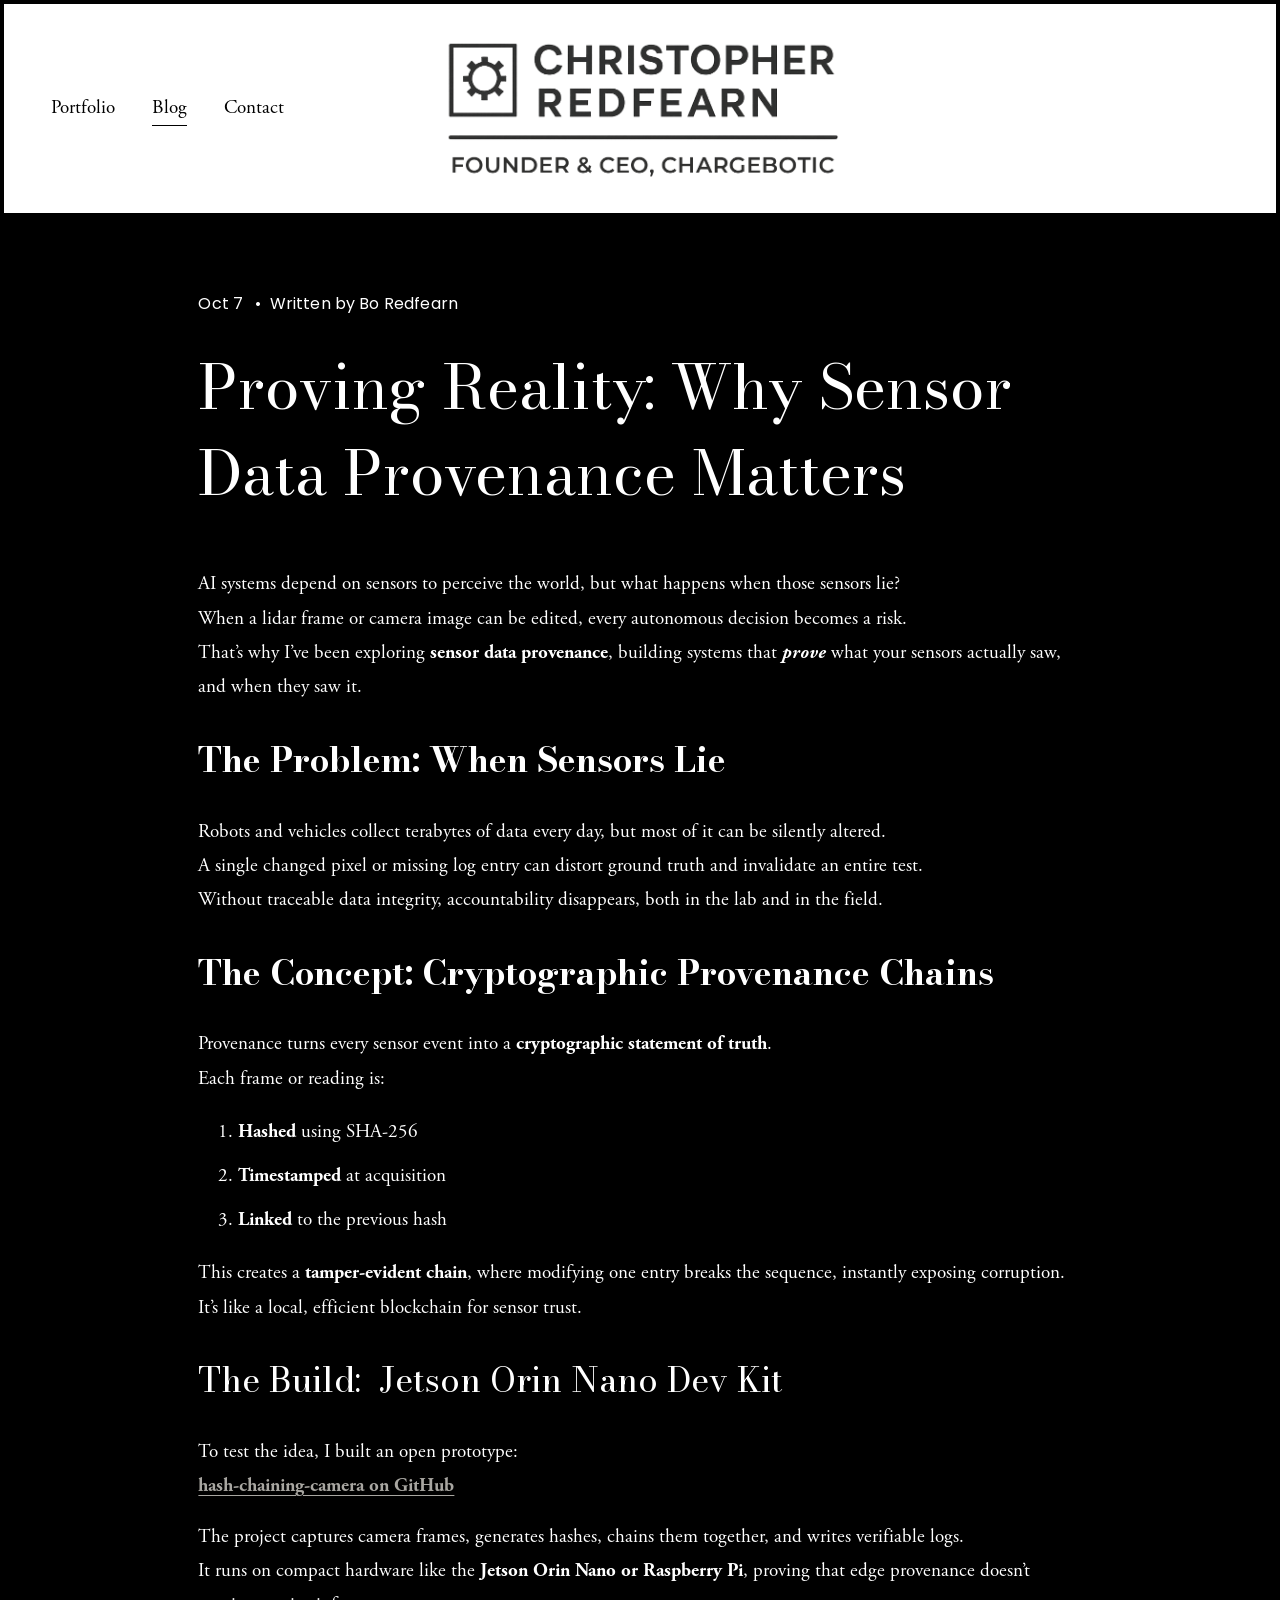
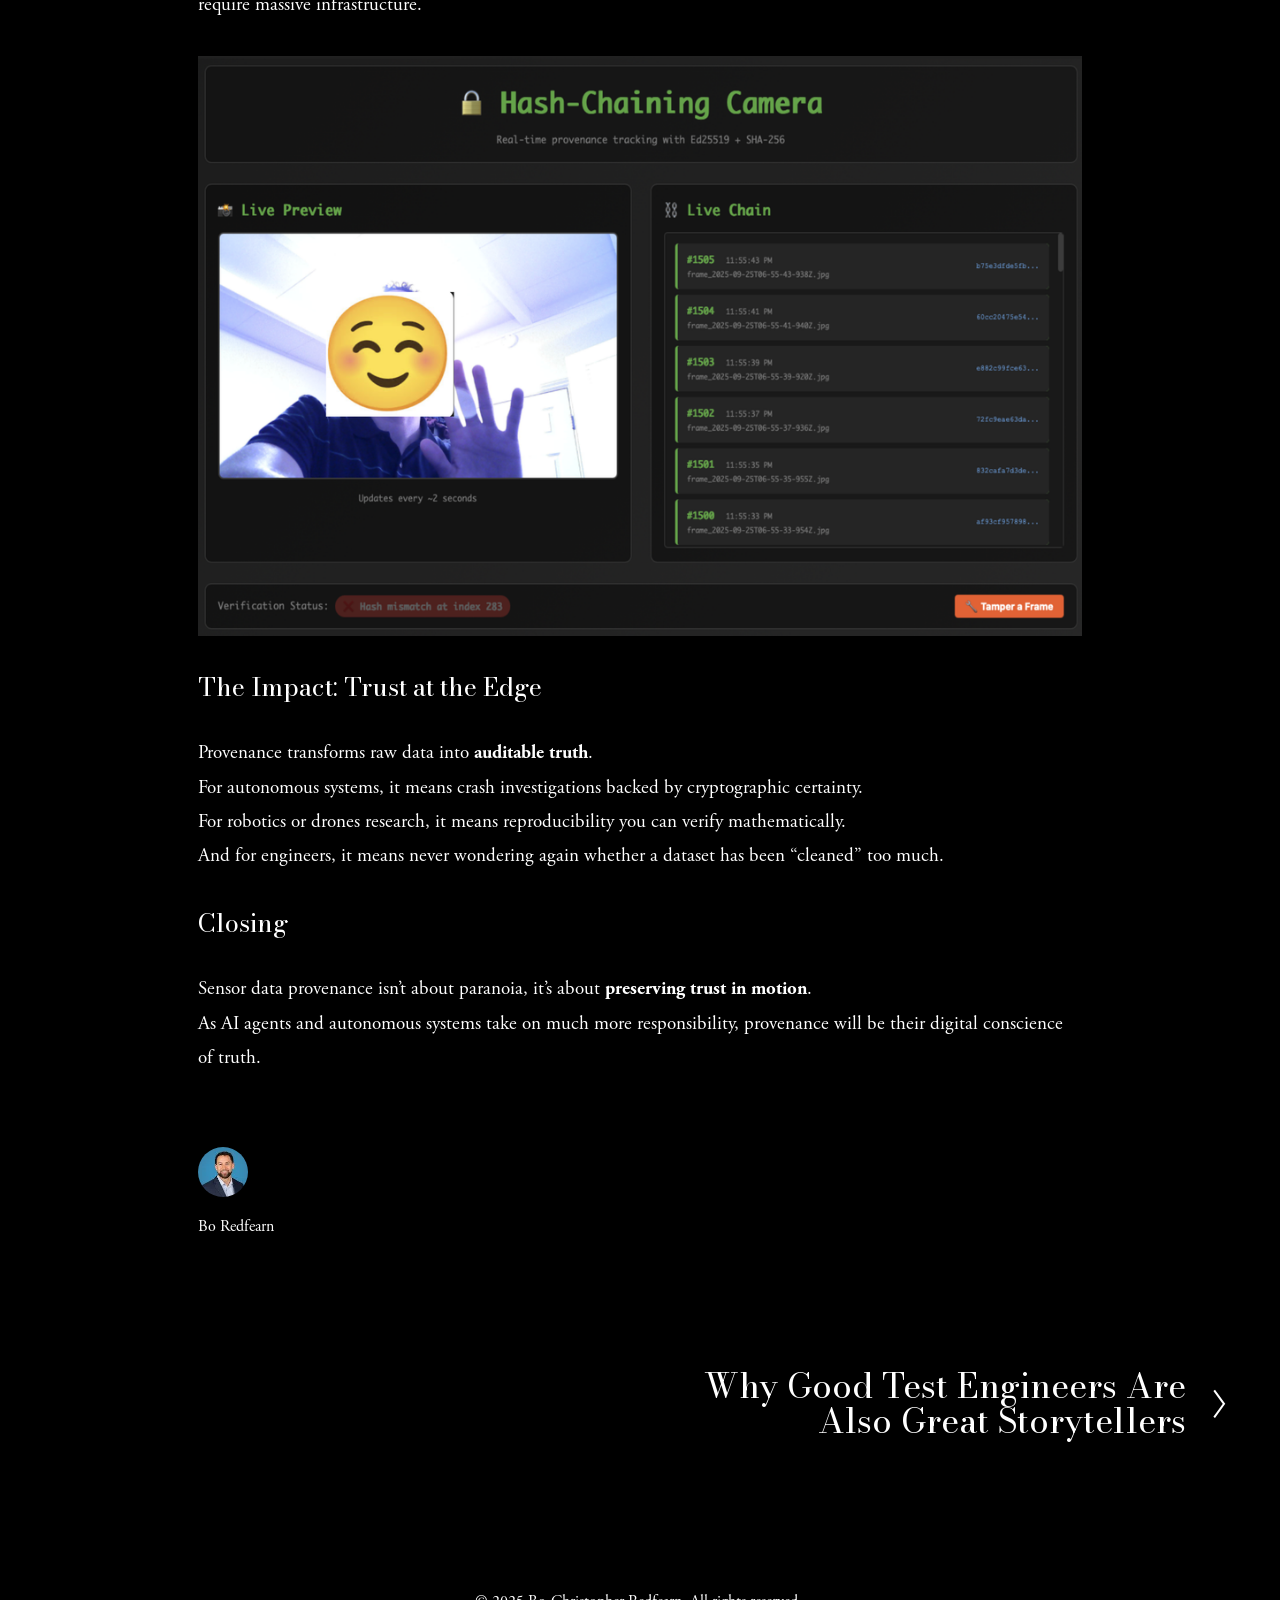
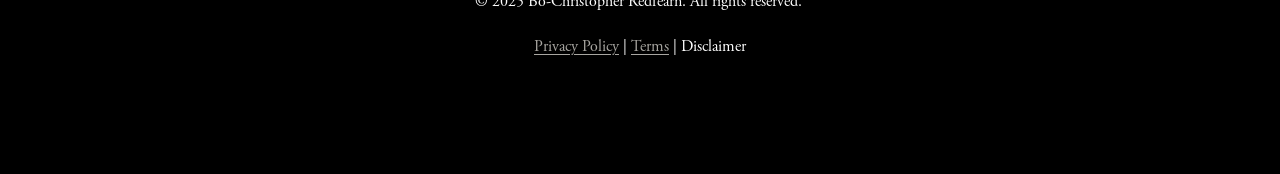
<file: blog/proving-reality-why-sensor-data-provenance-matters/index.html>
<!DOCTYPE html><html xmlns:og="http://opengraphprotocol.org/schema/" xmlns:fb="http://www.facebook.com/2008/fbml" lang="en-US" class="yui3-js-enabled wf-adobegaramondpro-n4-active wf-adobegaramondpro-n7-active wf-adobegaramondpro-i7-active wf-active js flexbox canvas canvastext webgl no-touch hashchange history draganddrop rgba hsla multiplebgs backgroundsize borderimage borderradius boxshadow textshadow opacity cssanimations csscolumns cssgradients cssreflections csstransforms no-csstransforms3d csstransitions video audio svg inlinesvg svgclippaths" style="--header-height: 244.390625px; scroll-behavior: smooth; --header-fixed-top-offset: 209.828125px; scroll-padding-top: 244.391px;"><head>
    <meta http-equiv="X-UA-Compatible" content="IE=edge,chrome=1">
    <meta name="viewport" content="width=device-width, initial-scale=1">
    <!-- This is Squarespace. --><!-- bat-seahorse-wntn -->
<base href="">
<meta charset="utf-8">
<title>Proving Reality: Why Sensor Data Provenance Matters — Christopher Redfearn | Founder &amp; CEO, Chargebotic</title>
<meta http-equiv="Accept-CH" content="Sec-CH-UA-Platform-Version, Sec-CH-UA-Model"><link rel="icon" type="image/x-icon" href="/assets/f6f9150717e1ac7b.ico">
<link rel="canonical" href="/blog/proving-reality-why-sensor-data-provenance-matters">
<meta property="og:site_name" content="Christopher Redfearn | Founder &amp; CEO, Chargebotic">
<meta property="og:title" content="Proving Reality: Why Sensor Data Provenance Matters — Christopher Redfearn | Founder &amp; CEO, Chargebotic">
<meta property="og:latitude" content="40.7207559">
<meta property="og:longitude" content="-74.0007613">
<meta property="og:locality" content="">
<meta property="og:url" content="/blog/proving-reality-why-sensor-data-provenance-matters">
<meta property="og:type" content="article">
<meta property="og:description" content="AI systems depend on sensors to perceive the world, but what happens when those sensors lie? When a lidar frame or camera image can be edited, every autonomous decision becomes a risk. That’s why I’ve been exploring  sensor data provenance , building systems that  prove  what your sensors actually s">
<meta itemprop="name" content="Proving Reality: Why Sensor Data Provenance Matters — Christopher Redfearn | Founder &amp; CEO, Chargebotic">
<meta itemprop="url" content="/blog/proving-reality-why-sensor-data-provenance-matters">
<meta itemprop="description" content="AI systems depend on sensors to perceive the world, but what happens when those sensors lie? When a lidar frame or camera image can be edited, every autonomous decision becomes a risk. That’s why I’ve been exploring  sensor data provenance , building systems that  prove  what your sensors actually s">
<meta itemprop="author" content="Bo Redfearn">
<meta itemprop="datePublished" content="2025-10-07T21:39:42-0700">
<meta itemprop="dateModified" content="2025-10-07T23:01:20-0700">
<meta itemprop="headline" content="Proving Reality: Why Sensor Data Provenance Matters">
<meta itemprop="publisher" content="Christopher Redfearn | Founder &amp; CEO, Chargebotic">
<meta name="twitter:title" content="Proving Reality: Why Sensor Data Provenance Matters — Christopher Redfearn | Founder &amp; CEO, Chargebotic">
<meta name="twitter:url" content="/blog/proving-reality-why-sensor-data-provenance-matters">
<meta name="twitter:card" content="summary">
<meta name="twitter:description" content="AI systems depend on sensors to perceive the world, but what happens when those sensors lie? When a lidar frame or camera image can be edited, every autonomous decision becomes a risk. That’s why I’ve been exploring  sensor data provenance , building systems that  prove  what your sensors actually s">
<meta name="description" content="">





<style>@keyframes fonts-loading { 0%, 99% { color: transparent; } } html.wf-loading * { animation: fonts-loading 3s; }</style>

<style data-sqsp-font-ids="6a3126957d426c0f4007ee6c,6a3139e4691a2d058d1a1be6">
/* math */
@font-face {
  font-family: 'Bodoni Moda';
  font-style: italic;
  font-weight: 700;
  font-display: swap;
  src: url('/assets/d655c128f980f53b.woff2') format('woff2');
  unicode-range: U+0302-0303, U+0305, U+0307-0308, U+0310, U+0312, U+0315, U+031A, U+0326-0327, U+032C, U+032F-0330, U+0332-0333, U+0338, U+033A, U+0346, U+034D, U+0391-03A1, U+03A3-03A9, U+03B1-03C9, U+03D1, U+03D5-03D6, U+03F0-03F1, U+03F4-03F5, U+2016-2017, U+2034-2038, U+203C, U+2040, U+2043, U+2047, U+2050, U+2057, U+205F, U+2070-2071, U+2074-208E, U+2090-209C, U+20D0-20DC, U+20E1, U+20E5-20EF, U+2100-2112, U+2114-2115, U+2117-2121, U+2123-214F, U+2190, U+2192, U+2194-21AE, U+21B0-21E5, U+21F1-21F2, U+21F4-2211, U+2213-2214, U+2216-22FF, U+2308-230B, U+2310, U+2319, U+231C-2321, U+2336-237A, U+237C, U+2395, U+239B-23B7, U+23D0, U+23DC-23E1, U+2474-2475, U+25AF, U+25B3, U+25B7, U+25BD, U+25C1, U+25CA, U+25CC, U+25FB, U+266D-266F, U+27C0-27FF, U+2900-2AFF, U+2B0E-2B11, U+2B30-2B4C, U+2BFE, U+3030, U+FF5B, U+FF5D, U+1D400-1D7FF, U+1EE00-1EEFF;
}
/* latin-ext */
@font-face {
  font-family: 'Bodoni Moda';
  font-style: italic;
  font-weight: 700;
  font-display: swap;
  src: url('/assets/d22c85ced77075d0.woff2') format('woff2');
  unicode-range: U+0100-02BA, U+02BD-02C5, U+02C7-02CC, U+02CE-02D7, U+02DD-02FF, U+0304, U+0308, U+0329, U+1D00-1DBF, U+1E00-1E9F, U+1EF2-1EFF, U+2020, U+20A0-20AB, U+20AD-20C0, U+2113, U+2C60-2C7F, U+A720-A7FF;
}
/* latin */
@font-face {
  font-family: 'Bodoni Moda';
  font-style: italic;
  font-weight: 700;
  font-display: swap;
  src: url('/assets/7f8d2ffa83fec4c1.woff2') format('woff2');
  unicode-range: U+0000-00FF, U+0131, U+0152-0153, U+02BB-02BC, U+02C6, U+02DA, U+02DC, U+0304, U+0308, U+0329, U+2000-206F, U+20AC, U+2122, U+2191, U+2193, U+2212, U+2215, U+FEFF, U+FFFD;
}
/* symbols */
@font-face {
  font-family: 'Bodoni Moda';
  font-style: italic;
  font-weight: 700;
  font-display: swap;
  src: url('/assets/b480bc3139e97af6.woff2') format('woff2');
  unicode-range: U+0001-000C, U+000E-001F, U+007F-009F, U+20DD-20E0, U+20E2-20E4, U+2150-218F, U+2190, U+2192, U+2194-2199, U+21AF, U+21E6-21F0, U+21F3, U+2218-2219, U+2299, U+22C4-22C6, U+2300-243F, U+2440-244A, U+2460-24FF, U+25A0-27BF, U+2800-28FF, U+2921-2922, U+2981, U+29BF, U+29EB, U+2B00-2BFF, U+4DC0-4DFF, U+FFF9-FFFB, U+10140-1018E, U+10190-1019C, U+101A0, U+101D0-101FD, U+102E0-102FB, U+10E60-10E7E, U+1D2C0-1D2D3, U+1D2E0-1D37F, U+1F000-1F0FF, U+1F100-1F1AD, U+1F1E6-1F1FF, U+1F30D-1F30F, U+1F315, U+1F31C, U+1F31E, U+1F320-1F32C, U+1F336, U+1F378, U+1F37D, U+1F382, U+1F393-1F39F, U+1F3A7-1F3A8, U+1F3AC-1F3AF, U+1F3C2, U+1F3C4-1F3C6, U+1F3CA-1F3CE, U+1F3D4-1F3E0, U+1F3ED, U+1F3F1-1F3F3, U+1F3F5-1F3F7, U+1F408, U+1F415, U+1F41F, U+1F426, U+1F43F, U+1F441-1F442, U+1F444, U+1F446-1F449, U+1F44C-1F44E, U+1F453, U+1F46A, U+1F47D, U+1F4A3, U+1F4B0, U+1F4B3, U+1F4B9, U+1F4BB, U+1F4BF, U+1F4C8-1F4CB, U+1F4D6, U+1F4DA, U+1F4DF, U+1F4E3-1F4E6, U+1F4EA-1F4ED, U+1F4F7, U+1F4F9-1F4FB, U+1F4FD-1F4FE, U+1F503, U+1F507-1F50B, U+1F50D, U+1F512-1F513, U+1F53E-1F54A, U+1F54F-1F5FA, U+1F610, U+1F650-1F67F, U+1F687, U+1F68D, U+1F691, U+1F694, U+1F698, U+1F6AD, U+1F6B2, U+1F6B9-1F6BA, U+1F6BC, U+1F6C6-1F6CF, U+1F6D3-1F6D7, U+1F6E0-1F6EA, U+1F6F0-1F6F3, U+1F6F7-1F6FC, U+1F700-1F7FF, U+1F800-1F80B, U+1F810-1F847, U+1F850-1F859, U+1F860-1F887, U+1F890-1F8AD, U+1F8B0-1F8BB, U+1F8C0-1F8C1, U+1F900-1F90B, U+1F93B, U+1F946, U+1F984, U+1F996, U+1F9E9, U+1FA00-1FA6F, U+1FA70-1FA7C, U+1FA80-1FA89, U+1FA8F-1FAC6, U+1FACE-1FADC, U+1FADF-1FAE9, U+1FAF0-1FAF8, U+1FB00-1FBFF;
}
/* latin-ext */
@font-face {
  font-family: 'Poppins';
  font-style: normal;
  font-weight: 400;
  font-display: swap;
  src: url('/assets/48ab9aa71536a532.woff2') format('woff2');
  unicode-range: U+0100-02BA, U+02BD-02C5, U+02C7-02CC, U+02CE-02D7, U+02DD-02FF, U+0304, U+0308, U+0329, U+1D00-1DBF, U+1E00-1E9F, U+1EF2-1EFF, U+2020, U+20A0-20AB, U+20AD-20C0, U+2113, U+2C60-2C7F, U+A720-A7FF;
}
/* latin */
@font-face {
  font-family: 'Poppins';
  font-style: normal;
  font-weight: 400;
  font-display: swap;
  src: url('/assets/cb70f0a787af69e8.woff2') format('woff2');
  unicode-range: U+0000-00FF, U+0131, U+0152-0153, U+02BB-02BC, U+02C6, U+02DA, U+02DC, U+0304, U+0308, U+0329, U+2000-206F, U+20AC, U+2122, U+2191, U+2193, U+2212, U+2215, U+FEFF, U+FFFD;
}
/* devanagari */
@font-face {
  font-family: 'Poppins';
  font-style: normal;
  font-weight: 400;
  font-display: swap;
  src: url('/assets/204bab0e71f51d97.woff2') format('woff2');
  unicode-range: U+0900-097F, U+1CD0-1CF9, U+200C-200D, U+20A8, U+20B9, U+20F0, U+25CC, U+A830-A839, U+A8E0-A8FF, U+11B00-11B09;
}
/* math */
@font-face {
  font-family: 'Bodoni Moda';
  font-style: normal;
  font-weight: 700;
  font-display: swap;
  src: url('/assets/ab58a1b2ef4b4738.woff2') format('woff2');
  unicode-range: U+0302-0303, U+0305, U+0307-0308, U+0310, U+0312, U+0315, U+031A, U+0326-0327, U+032C, U+032F-0330, U+0332-0333, U+0338, U+033A, U+0346, U+034D, U+0391-03A1, U+03A3-03A9, U+03B1-03C9, U+03D1, U+03D5-03D6, U+03F0-03F1, U+03F4-03F5, U+2016-2017, U+2034-2038, U+203C, U+2040, U+2043, U+2047, U+2050, U+2057, U+205F, U+2070-2071, U+2074-208E, U+2090-209C, U+20D0-20DC, U+20E1, U+20E5-20EF, U+2100-2112, U+2114-2115, U+2117-2121, U+2123-214F, U+2190, U+2192, U+2194-21AE, U+21B0-21E5, U+21F1-21F2, U+21F4-2211, U+2213-2214, U+2216-22FF, U+2308-230B, U+2310, U+2319, U+231C-2321, U+2336-237A, U+237C, U+2395, U+239B-23B7, U+23D0, U+23DC-23E1, U+2474-2475, U+25AF, U+25B3, U+25B7, U+25BD, U+25C1, U+25CA, U+25CC, U+25FB, U+266D-266F, U+27C0-27FF, U+2900-2AFF, U+2B0E-2B11, U+2B30-2B4C, U+2BFE, U+3030, U+FF5B, U+FF5D, U+1D400-1D7FF, U+1EE00-1EEFF;
}
/* latin */
@font-face {
  font-family: 'Bodoni Moda';
  font-style: normal;
  font-weight: 700;
  font-display: swap;
  src: url('/assets/f8fa4c29ae0fd043.woff2') format('woff2');
  unicode-range: U+0000-00FF, U+0131, U+0152-0153, U+02BB-02BC, U+02C6, U+02DA, U+02DC, U+0304, U+0308, U+0329, U+2000-206F, U+20AC, U+2122, U+2191, U+2193, U+2212, U+2215, U+FEFF, U+FFFD;
}
/* symbols */
@font-face {
  font-family: 'Bodoni Moda';
  font-style: normal;
  font-weight: 700;
  font-display: swap;
  src: url('/assets/dbddb34c991b50cf.woff2') format('woff2');
  unicode-range: U+0001-000C, U+000E-001F, U+007F-009F, U+20DD-20E0, U+20E2-20E4, U+2150-218F, U+2190, U+2192, U+2194-2199, U+21AF, U+21E6-21F0, U+21F3, U+2218-2219, U+2299, U+22C4-22C6, U+2300-243F, U+2440-244A, U+2460-24FF, U+25A0-27BF, U+2800-28FF, U+2921-2922, U+2981, U+29BF, U+29EB, U+2B00-2BFF, U+4DC0-4DFF, U+FFF9-FFFB, U+10140-1018E, U+10190-1019C, U+101A0, U+101D0-101FD, U+102E0-102FB, U+10E60-10E7E, U+1D2C0-1D2D3, U+1D2E0-1D37F, U+1F000-1F0FF, U+1F100-1F1AD, U+1F1E6-1F1FF, U+1F30D-1F30F, U+1F315, U+1F31C, U+1F31E, U+1F320-1F32C, U+1F336, U+1F378, U+1F37D, U+1F382, U+1F393-1F39F, U+1F3A7-1F3A8, U+1F3AC-1F3AF, U+1F3C2, U+1F3C4-1F3C6, U+1F3CA-1F3CE, U+1F3D4-1F3E0, U+1F3ED, U+1F3F1-1F3F3, U+1F3F5-1F3F7, U+1F408, U+1F415, U+1F41F, U+1F426, U+1F43F, U+1F441-1F442, U+1F444, U+1F446-1F449, U+1F44C-1F44E, U+1F453, U+1F46A, U+1F47D, U+1F4A3, U+1F4B0, U+1F4B3, U+1F4B9, U+1F4BB, U+1F4BF, U+1F4C8-1F4CB, U+1F4D6, U+1F4DA, U+1F4DF, U+1F4E3-1F4E6, U+1F4EA-1F4ED, U+1F4F7, U+1F4F9-1F4FB, U+1F4FD-1F4FE, U+1F503, U+1F507-1F50B, U+1F50D, U+1F512-1F513, U+1F53E-1F54A, U+1F54F-1F5FA, U+1F610, U+1F650-1F67F, U+1F687, U+1F68D, U+1F691, U+1F694, U+1F698, U+1F6AD, U+1F6B2, U+1F6B9-1F6BA, U+1F6BC, U+1F6C6-1F6CF, U+1F6D3-1F6D7, U+1F6E0-1F6EA, U+1F6F0-1F6F3, U+1F6F7-1F6FC, U+1F700-1F7FF, U+1F800-1F80B, U+1F810-1F847, U+1F850-1F859, U+1F860-1F887, U+1F890-1F8AD, U+1F8B0-1F8BB, U+1F8C0-1F8C1, U+1F900-1F90B, U+1F93B, U+1F946, U+1F984, U+1F996, U+1F9E9, U+1FA00-1FA6F, U+1FA70-1FA7C, U+1FA80-1FA89, U+1FA8F-1FAC6, U+1FACE-1FADC, U+1FADF-1FAE9, U+1FAF0-1FAF8, U+1FB00-1FBFF;
}
/* latin-ext */
@font-face {
  font-family: 'Bodoni Moda';
  font-style: normal;
  font-weight: 700;
  font-display: swap;
  src: url('/assets/7aa6e1bb97c9e32d.woff2') format('woff2');
  unicode-range: U+0100-02BA, U+02BD-02C5, U+02C7-02CC, U+02CE-02D7, U+02DD-02FF, U+0304, U+0308, U+0329, U+1D00-1DBF, U+1E00-1E9F, U+1EF2-1EFF, U+2020, U+20A0-20AB, U+20AD-20C0, U+2113, U+2C60-2C7F, U+A720-A7FF;
}
/* latin */
@font-face {
  font-family: 'Poppins';
  font-style: normal;
  font-weight: 700;
  font-display: swap;
  src: url('/assets/738b906443717af4.woff2') format('woff2');
  unicode-range: U+0000-00FF, U+0131, U+0152-0153, U+02BB-02BC, U+02C6, U+02DA, U+02DC, U+0304, U+0308, U+0329, U+2000-206F, U+20AC, U+2122, U+2191, U+2193, U+2212, U+2215, U+FEFF, U+FFFD;
}
/* devanagari */
@font-face {
  font-family: 'Poppins';
  font-style: normal;
  font-weight: 700;
  font-display: swap;
  src: url('/assets/9ff842352d5ff859.woff2') format('woff2');
  unicode-range: U+0900-097F, U+1CD0-1CF9, U+200C-200D, U+20A8, U+20B9, U+20F0, U+25CC, U+A830-A839, U+A8E0-A8FF, U+11B00-11B09;
}
/* latin-ext */
@font-face {
  font-family: 'Poppins';
  font-style: normal;
  font-weight: 700;
  font-display: swap;
  src: url('/assets/d740d3fc0d05905d.woff2') format('woff2');
  unicode-range: U+0100-02BA, U+02BD-02C5, U+02C7-02CC, U+02CE-02D7, U+02DD-02FF, U+0304, U+0308, U+0329, U+1D00-1DBF, U+1E00-1E9F, U+1EF2-1EFF, U+2020, U+20A0-20AB, U+20AD-20C0, U+2113, U+2C60-2C7F, U+A720-A7FF;
}
/* latin-ext */
@font-face {
  font-family: 'Poppins';
  font-style: italic;
  font-weight: 400;
  font-display: swap;
  src: url('/assets/e8e02c8c08f92d77.woff2') format('woff2');
  unicode-range: U+0100-02BA, U+02BD-02C5, U+02C7-02CC, U+02CE-02D7, U+02DD-02FF, U+0304, U+0308, U+0329, U+1D00-1DBF, U+1E00-1E9F, U+1EF2-1EFF, U+2020, U+20A0-20AB, U+20AD-20C0, U+2113, U+2C60-2C7F, U+A720-A7FF;
}
/* latin */
@font-face {
  font-family: 'Poppins';
  font-style: italic;
  font-weight: 400;
  font-display: swap;
  src: url('/assets/d65b8c06118e5c77.woff2') format('woff2');
  unicode-range: U+0000-00FF, U+0131, U+0152-0153, U+02BB-02BC, U+02C6, U+02DA, U+02DC, U+0304, U+0308, U+0329, U+2000-206F, U+20AC, U+2122, U+2191, U+2193, U+2212, U+2215, U+FEFF, U+FFFD;
}
/* devanagari */
@font-face {
  font-family: 'Poppins';
  font-style: italic;
  font-weight: 400;
  font-display: swap;
  src: url('/assets/f319ce36470b2554.woff2') format('woff2');
  unicode-range: U+0900-097F, U+1CD0-1CF9, U+200C-200D, U+20A8, U+20B9, U+20F0, U+25CC, U+A830-A839, U+A8E0-A8FF, U+11B00-11B09;
}
/* latin */
@font-face {
  font-family: 'Bodoni Moda';
  font-style: normal;
  font-weight: 400;
  font-display: swap;
  src: url('/assets/578d3974a5f9892a.woff2') format('woff2');
  unicode-range: U+0000-00FF, U+0131, U+0152-0153, U+02BB-02BC, U+02C6, U+02DA, U+02DC, U+0304, U+0308, U+0329, U+2000-206F, U+20AC, U+2122, U+2191, U+2193, U+2212, U+2215, U+FEFF, U+FFFD;
}
/* latin-ext */
@font-face {
  font-family: 'Bodoni Moda';
  font-style: normal;
  font-weight: 400;
  font-display: swap;
  src: url('/assets/acab89b6caafd4e6.woff2') format('woff2');
  unicode-range: U+0100-02BA, U+02BD-02C5, U+02C7-02CC, U+02CE-02D7, U+02DD-02FF, U+0304, U+0308, U+0329, U+1D00-1DBF, U+1E00-1E9F, U+1EF2-1EFF, U+2020, U+20A0-20AB, U+20AD-20C0, U+2113, U+2C60-2C7F, U+A720-A7FF;
}
/* symbols */
@font-face {
  font-family: 'Bodoni Moda';
  font-style: normal;
  font-weight: 400;
  font-display: swap;
  src: url('/assets/5623e8b5ea9bf6d5.woff2') format('woff2');
  unicode-range: U+0001-000C, U+000E-001F, U+007F-009F, U+20DD-20E0, U+20E2-20E4, U+2150-218F, U+2190, U+2192, U+2194-2199, U+21AF, U+21E6-21F0, U+21F3, U+2218-2219, U+2299, U+22C4-22C6, U+2300-243F, U+2440-244A, U+2460-24FF, U+25A0-27BF, U+2800-28FF, U+2921-2922, U+2981, U+29BF, U+29EB, U+2B00-2BFF, U+4DC0-4DFF, U+FFF9-FFFB, U+10140-1018E, U+10190-1019C, U+101A0, U+101D0-101FD, U+102E0-102FB, U+10E60-10E7E, U+1D2C0-1D2D3, U+1D2E0-1D37F, U+1F000-1F0FF, U+1F100-1F1AD, U+1F1E6-1F1FF, U+1F30D-1F30F, U+1F315, U+1F31C, U+1F31E, U+1F320-1F32C, U+1F336, U+1F378, U+1F37D, U+1F382, U+1F393-1F39F, U+1F3A7-1F3A8, U+1F3AC-1F3AF, U+1F3C2, U+1F3C4-1F3C6, U+1F3CA-1F3CE, U+1F3D4-1F3E0, U+1F3ED, U+1F3F1-1F3F3, U+1F3F5-1F3F7, U+1F408, U+1F415, U+1F41F, U+1F426, U+1F43F, U+1F441-1F442, U+1F444, U+1F446-1F449, U+1F44C-1F44E, U+1F453, U+1F46A, U+1F47D, U+1F4A3, U+1F4B0, U+1F4B3, U+1F4B9, U+1F4BB, U+1F4BF, U+1F4C8-1F4CB, U+1F4D6, U+1F4DA, U+1F4DF, U+1F4E3-1F4E6, U+1F4EA-1F4ED, U+1F4F7, U+1F4F9-1F4FB, U+1F4FD-1F4FE, U+1F503, U+1F507-1F50B, U+1F50D, U+1F512-1F513, U+1F53E-1F54A, U+1F54F-1F5FA, U+1F610, U+1F650-1F67F, U+1F687, U+1F68D, U+1F691, U+1F694, U+1F698, U+1F6AD, U+1F6B2, U+1F6B9-1F6BA, U+1F6BC, U+1F6C6-1F6CF, U+1F6D3-1F6D7, U+1F6E0-1F6EA, U+1F6F0-1F6F3, U+1F6F7-1F6FC, U+1F700-1F7FF, U+1F800-1F80B, U+1F810-1F847, U+1F850-1F859, U+1F860-1F887, U+1F890-1F8AD, U+1F8B0-1F8BB, U+1F8C0-1F8C1, U+1F900-1F90B, U+1F93B, U+1F946, U+1F984, U+1F996, U+1F9E9, U+1FA00-1FA6F, U+1FA70-1FA7C, U+1FA80-1FA89, U+1FA8F-1FAC6, U+1FACE-1FADC, U+1FADF-1FAE9, U+1FAF0-1FAF8, U+1FB00-1FBFF;
}
/* math */
@font-face {
  font-family: 'Bodoni Moda';
  font-style: normal;
  font-weight: 400;
  font-display: swap;
  src: url('/assets/b57daa9d560f2320.woff2') format('woff2');
  unicode-range: U+0302-0303, U+0305, U+0307-0308, U+0310, U+0312, U+0315, U+031A, U+0326-0327, U+032C, U+032F-0330, U+0332-0333, U+0338, U+033A, U+0346, U+034D, U+0391-03A1, U+03A3-03A9, U+03B1-03C9, U+03D1, U+03D5-03D6, U+03F0-03F1, U+03F4-03F5, U+2016-2017, U+2034-2038, U+203C, U+2040, U+2043, U+2047, U+2050, U+2057, U+205F, U+2070-2071, U+2074-208E, U+2090-209C, U+20D0-20DC, U+20E1, U+20E5-20EF, U+2100-2112, U+2114-2115, U+2117-2121, U+2123-214F, U+2190, U+2192, U+2194-21AE, U+21B0-21E5, U+21F1-21F2, U+21F4-2211, U+2213-2214, U+2216-22FF, U+2308-230B, U+2310, U+2319, U+231C-2321, U+2336-237A, U+237C, U+2395, U+239B-23B7, U+23D0, U+23DC-23E1, U+2474-2475, U+25AF, U+25B3, U+25B7, U+25BD, U+25C1, U+25CA, U+25CC, U+25FB, U+266D-266F, U+27C0-27FF, U+2900-2AFF, U+2B0E-2B11, U+2B30-2B4C, U+2BFE, U+3030, U+FF5B, U+FF5D, U+1D400-1D7FF, U+1EE00-1EEFF;
}
/* math */
@font-face {
  font-family: 'Bodoni Moda';
  font-style: italic;
  font-weight: 400;
  font-display: swap;
  src: url('/assets/5d1b0fdc370d5fe9.woff2') format('woff2');
  unicode-range: U+0302-0303, U+0305, U+0307-0308, U+0310, U+0312, U+0315, U+031A, U+0326-0327, U+032C, U+032F-0330, U+0332-0333, U+0338, U+033A, U+0346, U+034D, U+0391-03A1, U+03A3-03A9, U+03B1-03C9, U+03D1, U+03D5-03D6, U+03F0-03F1, U+03F4-03F5, U+2016-2017, U+2034-2038, U+203C, U+2040, U+2043, U+2047, U+2050, U+2057, U+205F, U+2070-2071, U+2074-208E, U+2090-209C, U+20D0-20DC, U+20E1, U+20E5-20EF, U+2100-2112, U+2114-2115, U+2117-2121, U+2123-214F, U+2190, U+2192, U+2194-21AE, U+21B0-21E5, U+21F1-21F2, U+21F4-2211, U+2213-2214, U+2216-22FF, U+2308-230B, U+2310, U+2319, U+231C-2321, U+2336-237A, U+237C, U+2395, U+239B-23B7, U+23D0, U+23DC-23E1, U+2474-2475, U+25AF, U+25B3, U+25B7, U+25BD, U+25C1, U+25CA, U+25CC, U+25FB, U+266D-266F, U+27C0-27FF, U+2900-2AFF, U+2B0E-2B11, U+2B30-2B4C, U+2BFE, U+3030, U+FF5B, U+FF5D, U+1D400-1D7FF, U+1EE00-1EEFF;
}
/* latin-ext */
@font-face {
  font-family: 'Bodoni Moda';
  font-style: italic;
  font-weight: 400;
  font-display: swap;
  src: url('/assets/073b9c43ab031153.woff2') format('woff2');
  unicode-range: U+0100-02BA, U+02BD-02C5, U+02C7-02CC, U+02CE-02D7, U+02DD-02FF, U+0304, U+0308, U+0329, U+1D00-1DBF, U+1E00-1E9F, U+1EF2-1EFF, U+2020, U+20A0-20AB, U+20AD-20C0, U+2113, U+2C60-2C7F, U+A720-A7FF;
}
/* latin */
@font-face {
  font-family: 'Bodoni Moda';
  font-style: italic;
  font-weight: 400;
  font-display: swap;
  src: url('/assets/76e70bf572fa9464.woff2') format('woff2');
  unicode-range: U+0000-00FF, U+0131, U+0152-0153, U+02BB-02BC, U+02C6, U+02DA, U+02DC, U+0304, U+0308, U+0329, U+2000-206F, U+20AC, U+2122, U+2191, U+2193, U+2212, U+2215, U+FEFF, U+FFFD;
}
/* symbols */
@font-face {
  font-family: 'Bodoni Moda';
  font-style: italic;
  font-weight: 400;
  font-display: swap;
  src: url('/assets/608399eb45de8d73.woff2') format('woff2');
  unicode-range: U+0001-000C, U+000E-001F, U+007F-009F, U+20DD-20E0, U+20E2-20E4, U+2150-218F, U+2190, U+2192, U+2194-2199, U+21AF, U+21E6-21F0, U+21F3, U+2218-2219, U+2299, U+22C4-22C6, U+2300-243F, U+2440-244A, U+2460-24FF, U+25A0-27BF, U+2800-28FF, U+2921-2922, U+2981, U+29BF, U+29EB, U+2B00-2BFF, U+4DC0-4DFF, U+FFF9-FFFB, U+10140-1018E, U+10190-1019C, U+101A0, U+101D0-101FD, U+102E0-102FB, U+10E60-10E7E, U+1D2C0-1D2D3, U+1D2E0-1D37F, U+1F000-1F0FF, U+1F100-1F1AD, U+1F1E6-1F1FF, U+1F30D-1F30F, U+1F315, U+1F31C, U+1F31E, U+1F320-1F32C, U+1F336, U+1F378, U+1F37D, U+1F382, U+1F393-1F39F, U+1F3A7-1F3A8, U+1F3AC-1F3AF, U+1F3C2, U+1F3C4-1F3C6, U+1F3CA-1F3CE, U+1F3D4-1F3E0, U+1F3ED, U+1F3F1-1F3F3, U+1F3F5-1F3F7, U+1F408, U+1F415, U+1F41F, U+1F426, U+1F43F, U+1F441-1F442, U+1F444, U+1F446-1F449, U+1F44C-1F44E, U+1F453, U+1F46A, U+1F47D, U+1F4A3, U+1F4B0, U+1F4B3, U+1F4B9, U+1F4BB, U+1F4BF, U+1F4C8-1F4CB, U+1F4D6, U+1F4DA, U+1F4DF, U+1F4E3-1F4E6, U+1F4EA-1F4ED, U+1F4F7, U+1F4F9-1F4FB, U+1F4FD-1F4FE, U+1F503, U+1F507-1F50B, U+1F50D, U+1F512-1F513, U+1F53E-1F54A, U+1F54F-1F5FA, U+1F610, U+1F650-1F67F, U+1F687, U+1F68D, U+1F691, U+1F694, U+1F698, U+1F6AD, U+1F6B2, U+1F6B9-1F6BA, U+1F6BC, U+1F6C6-1F6CF, U+1F6D3-1F6D7, U+1F6E0-1F6EA, U+1F6F0-1F6F3, U+1F6F7-1F6FC, U+1F700-1F7FF, U+1F800-1F80B, U+1F810-1F847, U+1F850-1F859, U+1F860-1F887, U+1F890-1F8AD, U+1F8B0-1F8BB, U+1F8C0-1F8C1, U+1F900-1F90B, U+1F93B, U+1F946, U+1F984, U+1F996, U+1F9E9, U+1FA00-1FA6F, U+1FA70-1FA7C, U+1FA80-1FA89, U+1FA8F-1FAC6, U+1FACE-1FADC, U+1FADF-1FAE9, U+1FAF0-1FAF8, U+1FB00-1FBFF;
}
/* latin-ext */
@font-face {
  font-family: 'Poppins';
  font-style: italic;
  font-weight: 700;
  font-display: swap;
  src: url('/assets/3dbc0a3a10454c5c.woff2') format('woff2');
  unicode-range: U+0100-02BA, U+02BD-02C5, U+02C7-02CC, U+02CE-02D7, U+02DD-02FF, U+0304, U+0308, U+0329, U+1D00-1DBF, U+1E00-1E9F, U+1EF2-1EFF, U+2020, U+20A0-20AB, U+20AD-20C0, U+2113, U+2C60-2C7F, U+A720-A7FF;
}
/* devanagari */
@font-face {
  font-family: 'Poppins';
  font-style: italic;
  font-weight: 700;
  font-display: swap;
  src: url('/assets/5b0dd19e1598408f.woff2') format('woff2');
  unicode-range: U+0900-097F, U+1CD0-1CF9, U+200C-200D, U+20A8, U+20B9, U+20F0, U+25CC, U+A830-A839, U+A8E0-A8FF, U+11B00-11B09;
}
/* latin */
@font-face {
  font-family: 'Poppins';
  font-style: italic;
  font-weight: 700;
  font-display: swap;
  src: url('/assets/35d7309a06e6aeb8.woff2') format('woff2');
  unicode-range: U+0000-00FF, U+0131, U+0152-0153, U+02BB-02BC, U+02C6, U+02DA, U+02DC, U+0304, U+0308, U+0329, U+2000-206F, U+20AC, U+2122, U+2191, U+2193, U+2212, U+2215, U+FEFF, U+FFFD;
}
</style>
<style type="text/css">@font-face{font-family:adobe-garamond-pro;src:url(/assets/c4b62acb965b9e2c) format("woff2"),url(/assets/ec1360e70e63f6dd) format("woff"),url(/assets/4b588d757da30f3c) format("opentype");font-weight:400;font-style:normal;font-stretch:normal;font-display:auto;}@font-face{font-family:adobe-garamond-pro;src:url(/assets/14ee299bc5087a7f) format("woff2"),url(/assets/7a5089219b4e0c14) format("woff"),url(/assets/976bc23a95b8754f) format("opentype");font-weight:700;font-style:normal;font-stretch:normal;font-display:auto;}@font-face{font-family:adobe-garamond-pro;src:url(/assets/dca25975e44f5cd6) format("woff2"),url(/assets/3656a9627a049fdf) format("woff"),url(/assets/85f8dbf6e62008dc) format("opentype");font-weight:700;font-style:italic;font-stretch:normal;font-display:auto;}</style>










<link rel="stylesheet" type="text/css" href="/assets/2d4893b4b0b81cf8.css"><link rel="stylesheet" type="text/css" href="/assets/1eb7edab15a80676.css"><link rel="stylesheet" type="text/css" href="/assets/004bae5a09a79b7e.css">
<link rel="stylesheet" type="text/css" href="/assets/03846e5f5dfdb9d9.css"><link rel="stylesheet" type="text/css" href="/assets/c973a94fb0a87ce4.css">
<!-- End of Squarespace Headers -->
  <link rel="stylesheet" type="text/css" href="/assets/9c52f5084fde2f22.css"><link rel="stylesheet" type="text/css" href="/assets/0c8f3b425444e690.css"></head>

  <body id="item-68d4aa34ae727645a05798c6" class="primary-button-style-solid primary-button-shape-square secondary-button-style-solid secondary-button-shape-square tertiary-button-style-solid tertiary-button-shape-square form-field-style-solid form-field-shape-square form-field-border-all form-field-hover-focus-outline form-field-checkbox-type-icon form-field-checkbox-fill-solid form-field-checkbox-color-inverted form-field-checkbox-shape-square form-field-checkbox-layout-stack form-field-radio-type-icon form-field-radio-fill-solid form-field-radio-color-normal form-field-radio-shape-pill form-field-radio-layout-stack form-field-survey-fill-solid form-field-survey-color-normal form-field-survey-shape-pill form-submit-button-style-label tweak-global-animations-animation-type-none tweak-global-animations-animation-curve-ease image-block-poster-text-alignment-left image-block-card-content-position-center image-block-card-text-alignment-left image-block-overlap-content-position-center image-block-overlap-text-alignment-left image-block-collage-content-position-center image-block-collage-text-alignment-left image-block-stack-text-alignment-left tweak-blog-alternating-side-by-side-width-full tweak-blog-alternating-side-by-side-image-aspect-ratio-11-square tweak-blog-alternating-side-by-side-text-alignment-left tweak-blog-alternating-side-by-side-read-more-style-show tweak-blog-alternating-side-by-side-image-text-alignment-middle tweak-blog-alternating-side-by-side-delimiter-bullet tweak-blog-alternating-side-by-side-meta-position-top tweak-blog-alternating-side-by-side-primary-meta-categories tweak-blog-alternating-side-by-side-secondary-meta-date tweak-blog-alternating-side-by-side-excerpt-show form-use-theme-colors tweak-global-animations-complexity-level-detailed tweak-global-animations-animation-style-fade tweak-blog-masonry-width-inset tweak-blog-masonry-text-alignment-left tweak-blog-masonry-primary-meta-categories tweak-blog-masonry-secondary-meta-date tweak-blog-masonry-meta-position-top tweak-blog-masonry-read-more-style-show tweak-blog-masonry-delimiter-space tweak-blog-masonry-image-placement-above tweak-blog-masonry-excerpt-show tweak-portfolio-grid-overlay-width-full tweak-portfolio-grid-overlay-height-large tweak-portfolio-grid-overlay-image-aspect-ratio-11-square tweak-portfolio-grid-overlay-text-placement-center tweak-portfolio-grid-overlay-show-text-after-hover tweak-blog-single-column-width-inset tweak-blog-single-column-text-alignment-center tweak-blog-single-column-image-placement-above tweak-blog-single-column-delimiter-bullet tweak-blog-single-column-read-more-style-show tweak-blog-single-column-primary-meta-categories tweak-blog-single-column-secondary-meta-date tweak-blog-single-column-meta-position-top tweak-blog-single-column-content-full-post header-width-full  tweak-fixed-header tweak-fixed-header-style-basic tweak-blog-item-width-medium tweak-blog-item-text-alignment-left tweak-blog-item-meta-position-above-title tweak-blog-item-show-categories tweak-blog-item-show-date tweak-blog-item-show-author-name tweak-blog-item-show-author-profile tweak-blog-item-delimiter-bullet tweak-blog-side-by-side-width-inset tweak-blog-side-by-side-image-placement-left tweak-blog-side-by-side-image-aspect-ratio-11-square tweak-blog-side-by-side-primary-meta-categories tweak-blog-side-by-side-secondary-meta-date tweak-blog-side-by-side-meta-position-top tweak-blog-side-by-side-text-alignment-left tweak-blog-side-by-side-image-text-alignment-middle tweak-blog-side-by-side-read-more-style-show tweak-blog-side-by-side-delimiter-bullet tweak-blog-side-by-side-excerpt-show tweak-events-stacked-width-full tweak-events-stacked-height-large tweak-events-stacked-show-thumbnails tweak-events-stacked-thumbnail-size-32-standard tweak-events-stacked-date-style-with-text tweak-events-stacked-show-time tweak-events-stacked-show-location tweak-events-stacked-show-excerpt tweak-blog-basic-grid-width-full tweak-blog-basic-grid-image-aspect-ratio-32-standard tweak-blog-basic-grid-text-alignment-left tweak-blog-basic-grid-delimiter-bullet tweak-blog-basic-grid-image-placement-above tweak-blog-basic-grid-read-more-style-show tweak-blog-basic-grid-primary-meta-categories tweak-blog-basic-grid-secondary-meta-date tweak-blog-basic-grid-excerpt-show tweak-portfolio-grid-basic-width-full tweak-portfolio-grid-basic-height-small tweak-portfolio-grid-basic-image-aspect-ratio-11-square tweak-portfolio-grid-basic-text-alignment-left tweak-portfolio-grid-basic-hover-effect-fade header-overlay-alignment-center tweak-portfolio-index-background-link-format-stacked tweak-portfolio-index-background-width-full tweak-portfolio-index-background-height-large tweak-portfolio-index-background-vertical-alignment-middle tweak-portfolio-index-background-horizontal-alignment-center tweak-portfolio-index-background-delimiter-none tweak-portfolio-index-background-animation-type-fade tweak-portfolio-index-background-animation-duration-medium tweak-portfolio-hover-follow-layout-inline tweak-portfolio-hover-follow-delimiter-forward-slash tweak-portfolio-hover-follow-animation-type-fade tweak-portfolio-hover-follow-animation-duration-medium tweak-portfolio-hover-static-layout-stacked tweak-portfolio-hover-static-delimiter-forward-slash tweak-portfolio-hover-static-animation-type-scale-up tweak-portfolio-hover-static-animation-duration-medium hide-opentable-icons opentable-style-dark tweak-product-quick-view-button-style-floating tweak-product-quick-view-button-position-bottom tweak-product-quick-view-lightbox-excerpt-display-truncate tweak-product-quick-view-lightbox-show-arrows tweak-product-quick-view-lightbox-show-close-button tweak-product-quick-view-lightbox-controls-weight-light native-currency-code-usd collection-6822e4a40c4831114055b0f3 view-item collection-layout-default collection-type-blog-basic-grid mobile-style-available sqs-seven-one
      
        
          
            
          
        
      
     seven-one-global-animations" tabindex="-1" data-animation-state="booted">
    <div id="siteWrapper" class="clearfix site-wrapper">
      
        <div id="floatingCart" class="floating-cart hidden">
          
        </div>
      

      












  <header data-test="header" id="header" class="header theme-col--primary" data-section-theme="" data-controller="Header" data-current-styles="{
                                                                                  &quot;layout&quot;: &quot;brandingCenter&quot;,
                                                                                  &quot;action&quot;: {
                                                                                    &quot;buttonText&quot;: &quot;Get Started&quot;,
                                                                                    &quot;newWindow&quot;: false
                                                                                  },
                                                                                  &quot;showSocial&quot;: false,
                                                                                  &quot;socialOptions&quot;: {
                                                                                    &quot;socialBorderShape&quot;: &quot;none&quot;,
                                                                                    &quot;socialBorderStyle&quot;: &quot;outline&quot;,
                                                                                    &quot;socialBorderThickness&quot;: {
                                                                                      &quot;unit&quot;: &quot;px&quot;,
                                                                                      &quot;value&quot;: 1.0
                                                                                    }
                                                                                  },
                                                                                  &quot;menuOverlayAnimation&quot;: &quot;fade&quot;,
                                                                                  &quot;cartStyle&quot;: &quot;cart&quot;,
                                                                                  &quot;cartText&quot;: &quot;Cart&quot;,
                                                                                  &quot;showEmptyCartState&quot;: true,
                                                                                  &quot;cartOptions&quot;: {
                                                                                    &quot;iconType&quot;: &quot;solid-7&quot;,
                                                                                    &quot;cartBorderShape&quot;: &quot;none&quot;,
                                                                                    &quot;cartBorderStyle&quot;: &quot;outline&quot;,
                                                                                    &quot;cartBorderThickness&quot;: {
                                                                                      &quot;unit&quot;: &quot;px&quot;,
                                                                                      &quot;value&quot;: 1.0
                                                                                    }
                                                                                  },
                                                                                  &quot;showButton&quot;: false,
                                                                                  &quot;showCart&quot;: false,
                                                                                  &quot;showAccountLogin&quot;: false,
                                                                                  &quot;headerStyle&quot;: &quot;solid&quot;,
                                                                                  &quot;languagePicker&quot;: {
                                                                                    &quot;enabled&quot;: false,
                                                                                    &quot;iconEnabled&quot;: false,
                                                                                    &quot;iconType&quot;: &quot;globe&quot;,
                                                                                    &quot;flagShape&quot;: &quot;shiny&quot;,
                                                                                    &quot;languageFlags&quot;: [ ]
                                                                                  },
                                                                                  &quot;iconOptions&quot;: {
                                                                                    &quot;desktopDropdownIconOptions&quot;: {
                                                                                      &quot;size&quot;: {
                                                                                        &quot;unit&quot;: &quot;em&quot;,
                                                                                        &quot;value&quot;: 1.0
                                                                                      },
                                                                                      &quot;iconSpacing&quot;: {
                                                                                        &quot;unit&quot;: &quot;em&quot;,
                                                                                        &quot;value&quot;: 0.35
                                                                                      },
                                                                                      &quot;strokeWidth&quot;: {
                                                                                        &quot;unit&quot;: &quot;px&quot;,
                                                                                        &quot;value&quot;: 1.0
                                                                                      },
                                                                                      &quot;endcapType&quot;: &quot;square&quot;,
                                                                                      &quot;folderDropdownIcon&quot;: &quot;none&quot;,
                                                                                      &quot;languagePickerIcon&quot;: &quot;openArrowHead&quot;
                                                                                    },
                                                                                    &quot;mobileDropdownIconOptions&quot;: {
                                                                                      &quot;size&quot;: {
                                                                                        &quot;unit&quot;: &quot;em&quot;,
                                                                                        &quot;value&quot;: 1.0
                                                                                      },
                                                                                      &quot;iconSpacing&quot;: {
                                                                                        &quot;unit&quot;: &quot;em&quot;,
                                                                                        &quot;value&quot;: 0.15
                                                                                      },
                                                                                      &quot;strokeWidth&quot;: {
                                                                                        &quot;unit&quot;: &quot;px&quot;,
                                                                                        &quot;value&quot;: 0.5
                                                                                      },
                                                                                      &quot;endcapType&quot;: &quot;square&quot;,
                                                                                      &quot;folderDropdownIcon&quot;: &quot;openArrowHead&quot;,
                                                                                      &quot;languagePickerIcon&quot;: &quot;openArrowHead&quot;
                                                                                    }
                                                                                  },
                                                                                  &quot;mobileOptions&quot;: {
                                                                                    &quot;layout&quot;: &quot;logoLeftNavRight&quot;,
                                                                                    &quot;menuIconOptions&quot;: {
                                                                                      &quot;style&quot;: &quot;plus&quot;,
                                                                                      &quot;thickness&quot;: {
                                                                                        &quot;unit&quot;: &quot;px&quot;,
                                                                                        &quot;value&quot;: 3.0
                                                                                      }
                                                                                    }
                                                                                  },
                                                                                  &quot;solidOptions&quot;: {
                                                                                    &quot;headerOpacity&quot;: {
                                                                                      &quot;unit&quot;: &quot;%&quot;,
                                                                                      &quot;value&quot;: 100.0
                                                                                    },
                                                                                    &quot;blurBackground&quot;: {
                                                                                      &quot;enabled&quot;: false,
                                                                                      &quot;blurRadius&quot;: {
                                                                                        &quot;unit&quot;: &quot;px&quot;,
                                                                                        &quot;value&quot;: 12.0
                                                                                      }
                                                                                    },
                                                                                    &quot;backgroundColor&quot;: {
                                                                                      &quot;type&quot;: &quot;SITE_PALETTE_COLOR&quot;,
                                                                                      &quot;sitePaletteColor&quot;: {
                                                                                        &quot;colorName&quot;: &quot;white&quot;,
                                                                                        &quot;alphaModifier&quot;: 1.0
                                                                                      }
                                                                                    },
                                                                                    &quot;navigationColor&quot;: {
                                                                                      &quot;type&quot;: &quot;SITE_PALETTE_COLOR&quot;,
                                                                                      &quot;sitePaletteColor&quot;: {
                                                                                        &quot;colorName&quot;: &quot;black&quot;,
                                                                                        &quot;alphaModifier&quot;: 1.0
                                                                                      }
                                                                                    }
                                                                                  },
                                                                                  &quot;gradientOptions&quot;: {
                                                                                    &quot;gradientType&quot;: &quot;faded&quot;,
                                                                                    &quot;headerOpacity&quot;: {
                                                                                      &quot;unit&quot;: &quot;%&quot;,
                                                                                      &quot;value&quot;: 90.0
                                                                                    },
                                                                                    &quot;blurBackground&quot;: {
                                                                                      &quot;enabled&quot;: false,
                                                                                      &quot;blurRadius&quot;: {
                                                                                        &quot;unit&quot;: &quot;px&quot;,
                                                                                        &quot;value&quot;: 12.0
                                                                                      }
                                                                                    },
                                                                                    &quot;backgroundColor&quot;: {
                                                                                      &quot;type&quot;: &quot;SITE_PALETTE_COLOR&quot;,
                                                                                      &quot;sitePaletteColor&quot;: {
                                                                                        &quot;colorName&quot;: &quot;white&quot;,
                                                                                        &quot;alphaModifier&quot;: 1.0
                                                                                      }
                                                                                    },
                                                                                    &quot;navigationColor&quot;: {
                                                                                      &quot;type&quot;: &quot;SITE_PALETTE_COLOR&quot;,
                                                                                      &quot;sitePaletteColor&quot;: {
                                                                                        &quot;colorName&quot;: &quot;black&quot;,
                                                                                        &quot;alphaModifier&quot;: 1.0
                                                                                      }
                                                                                    }
                                                                                  },
                                                                                  &quot;dropShadowOptions&quot;: {
                                                                                    &quot;enabled&quot;: true,
                                                                                    &quot;blur&quot;: {
                                                                                      &quot;unit&quot;: &quot;px&quot;,
                                                                                      &quot;value&quot;: 12.0
                                                                                    },
                                                                                    &quot;spread&quot;: {
                                                                                      &quot;unit&quot;: &quot;px&quot;,
                                                                                      &quot;value&quot;: 0.0
                                                                                    },
                                                                                    &quot;distance&quot;: {
                                                                                      &quot;unit&quot;: &quot;px&quot;,
                                                                                      &quot;value&quot;: 13.0
                                                                                    }
                                                                                  },
                                                                                  &quot;borderOptions&quot;: {
                                                                                    &quot;enabled&quot;: true,
                                                                                    &quot;position&quot;: &quot;allSides&quot;,
                                                                                    &quot;thickness&quot;: {
                                                                                      &quot;unit&quot;: &quot;px&quot;,
                                                                                      &quot;value&quot;: 4.0
                                                                                    },
                                                                                    &quot;color&quot;: {
                                                                                      &quot;type&quot;: &quot;SITE_PALETTE_COLOR&quot;,
                                                                                      &quot;sitePaletteColor&quot;: {
                                                                                        &quot;colorName&quot;: &quot;black&quot;,
                                                                                        &quot;alphaModifier&quot;: 1.0
                                                                                      }
                                                                                    }
                                                                                  },
                                                                                  &quot;showPromotedElement&quot;: false,
                                                                                  &quot;buttonVariant&quot;: &quot;primary&quot;,
                                                                                  &quot;blurBackground&quot;: {
                                                                                    &quot;enabled&quot;: false,
                                                                                    &quot;blurRadius&quot;: {
                                                                                      &quot;unit&quot;: &quot;px&quot;,
                                                                                      &quot;value&quot;: 12.0
                                                                                    }
                                                                                  },
                                                                                  &quot;headerOpacity&quot;: {
                                                                                    &quot;unit&quot;: &quot;%&quot;,
                                                                                    &quot;value&quot;: 100.0
                                                                                  }
                                                                                }" data-section-id="header" data-header-style="solid" data-language-picker="{
                                                                                  &quot;enabled&quot;: false,
                                                                                  &quot;iconEnabled&quot;: false,
                                                                                  &quot;iconType&quot;: &quot;globe&quot;,
                                                                                  &quot;flagShape&quot;: &quot;shiny&quot;,
                                                                                  &quot;languageFlags&quot;: [ ]
                                                                                }" data-first-focusable-element="" tabindex="-1" style="
      
      
        --headerBorderColor: hsla(var(--black-hsl), 1);
      
      
        --solidHeaderBackgroundColor: hsla(var(--white-hsl), 1);
      
      
        --solidHeaderNavigationColor: hsla(var(--black-hsl), 1);
      
      
        --gradientHeaderBackgroundColor: hsla(var(--white-hsl), 1);
      
      
        --gradientHeaderNavigationColor: hsla(var(--black-hsl), 1);
      
    " data-controllers-bound="Header">
    <svg style="display:none" viewBox="0 0 22 22" xmlns="http://www.w3.org/2000/svg">
  <symbol id="circle">
    <path d="M11.5 17C14.5376 17 17 14.5376 17 11.5C17 8.46243 14.5376 6 11.5 6C8.46243 6 6 8.46243 6 11.5C6 14.5376 8.46243 17 11.5 17Z" fill="none"></path>
  </symbol>

  <symbol id="circleFilled">
    <path d="M11.5 17C14.5376 17 17 14.5376 17 11.5C17 8.46243 14.5376 6 11.5 6C8.46243 6 6 8.46243 6 11.5C6 14.5376 8.46243 17 11.5 17Z"></path>
  </symbol>

  <symbol id="dash">
    <path d="M11 11H19H3"></path>
  </symbol>

  <symbol id="squareFilled">
    <rect x="6" y="6" width="11" height="11"></rect>
  </symbol>

  <symbol id="square">
    <rect x="7" y="7" width="9" height="9" fill="none" stroke="inherit"></rect>
  </symbol>
  
  <symbol id="plus">
    <path d="M11 3V19"></path>
    <path d="M19 11L3 11"></path>
  </symbol>
  
  <symbol id="closedArrow">
    <path d="M11 11V2M11 18.1797L17 11.1477L5 11.1477L11 18.1797Z" fill="none"></path>
  </symbol>
  
  <symbol id="closedArrowFilled">
    <path d="M11 11L11 2" stroke="inherit" fill="none"></path>
    <path fill-rule="evenodd" clip-rule="evenodd" d="M2.74695 9.38428L19.038 9.38428L10.8925 19.0846L2.74695 9.38428Z" stroke-width="1"></path>
  </symbol>
  
  <symbol id="closedArrowHead" viewBox="0 0 22 22" xmlns="http://www.w3.org/2000/symbol">
    <path d="M18 7L11 15L4 7L18 7Z" fill="none" stroke="inherit"></path>
  </symbol>
  
  
  <symbol id="closedArrowHeadFilled" viewBox="0 0 22 22" xmlns="http://www.w3.org/2000/symbol">
    <path d="M18.875 6.5L11 15.5L3.125 6.5L18.875 6.5Z"></path>
  </symbol>
  
  <symbol id="openArrow">
    <path d="M11 18.3591L11 3" stroke="inherit" fill="none"></path>
    <path d="M18 11.5L11 18.5L4 11.5" stroke="inherit" fill="none"></path>
  </symbol>
  
  <symbol id="openArrowHead">
    <path d="M18 7L11 14L4 7" fill="none"></path>
  </symbol>

  <symbol id="pinchedArrow">
    <path d="M11 17.3591L11 2" fill="none"></path>
    <path d="M2 11C5.85455 12.2308 8.81818 14.9038 11 18C13.1818 14.8269 16.1455 12.1538 20 11" fill="none"></path>
  </symbol>

  <symbol id="pinchedArrowFilled">
    <path d="M11.05 10.4894C7.04096 8.73759 1.05005 8 1.05005 8C6.20459 11.3191 9.41368 14.1773 11.05 21C12.6864 14.0851 15.8955 11.227 21.05 8C21.05 8 15.0591 8.73759 11.05 10.4894Z" stroke-width="1"></path>
    <path d="M11 11L11 1" fill="none"></path>
  </symbol>

  <symbol id="pinchedArrowHead">
    <path d="M2 7.24091C5.85455 8.40454 8.81818 10.9318 11 13.8591C13.1818 10.8591 16.1455 8.33181 20 7.24091" fill="none"></path>
  </symbol>
  
  <symbol id="pinchedArrowHeadFilled">
    <path d="M11.05 7.1591C7.04096 5.60456 1.05005 4.95001 1.05005 4.95001C6.20459 7.89547 9.41368 10.4318 11.05 16.4864C12.6864 10.35 15.8955 7.81365 21.05 4.95001C21.05 4.95001 15.0591 5.60456 11.05 7.1591Z"></path>
  </symbol>

</svg>
    
<div class="sqs-announcement-bar-dropzone"></div>

    <div class="header-announcement-bar-wrapper">
      
      <a href="#page" class="header-skip-link sqs-button-element--primary">
        Skip to Content
      </a>
      


<style>
    @supports (-webkit-backdrop-filter: none) or (backdrop-filter: none) {
        .header-blur-background {
            
                -webkit-backdrop-filter: blur(12px);
                backdrop-filter: blur(12px);
            
            
        }
    }
</style>
      <div class="header-border" data-header-style="solid" data-header-border="true" data-test="header-border" style="


  
    border-width: 4px !important;
  



"></div>
      <div class="header-dropshadow" data-header-style="solid" data-header-dropshadow="true" data-test="header-dropshadow" style="
  box-shadow: 0px 13px 12px 0px;
"></div>
      
      
        <div>
          <div class="header-background-solid" data-header-style="solid" data-test="header-background-solid" style="opacity: calc(100 * .01)"></div>
        </div>
      

      <div class="header-inner container--fluid
        
        
        
         header-mobile-layout-logo-left-nav-right
        
        
        
        
        
        
        
        
        
         header-layout-branding-center
        
        
        
        
        
        " data-test="header-inner">
        <!-- Background -->
        <div class="header-background theme-bg--primary"></div>

        <div class="header-display-desktop" data-content-field="site-title">
          

          

          

          

          

          
          
            
            <!-- Social -->
            
          
            
            <!-- Title and nav wrapper -->
            <div class="header-title-nav-wrapper">
              

              

              
                
                <!-- Nav -->
                <div class="header-nav">
                  <div class="header-nav-wrapper">
                    <nav class="header-nav-list">
                      


  
    <div class="header-nav-item header-nav-item--collection">
      <a href="/" data-animation-role="header-element">
        Portfolio
      </a>
    </div>
  
  
  


  
    <div class="header-nav-item header-nav-item--collection header-nav-item--active">
      <a href="/blog" data-animation-role="header-element" aria-current="page">
        Blog
      </a>
    </div>
  
  
  


  
    <div class="header-nav-item header-nav-item--collection">
      <a href="/contact" data-animation-role="header-element">
        Contact
      </a>
    </div>
  
  
  



                    </nav>
                  </div>
                </div>
              
                
                <!-- Title -->
                
                  <div class="
                      header-title
                      
                    " data-animation-role="header-element">
                    
                      <div class="header-title-logo">
                        <a href="/" data-animation-role="header-element">
                        
<img elementtiming="nbf-header-logo-desktop" src="/assets/logo-founder.png" alt="Christopher Redfearn | Founder &amp; CEO, Chargebotic" style="display:block" fetchpriority="high" decoding="async" data-loader="raw">

                        </a>
                      </div>

                    
                    
                  </div>
                
              
              
            </div>
          
            
            <!-- Actions -->
            <div class="header-actions header-actions--right">
              
                
              
              

              

            
            

              
              <div class="showOnMobile">
                
              </div>

              
              <div class="showOnDesktop">
                
              </div>

              
            </div>
          
            


<style>
  .top-bun, 
  .patty, 
  .bottom-bun {
    height: 3px;
  }
</style>

<!-- Burger -->
<div class="header-burger

  menu-overlay-does-not-have-visible-non-navigation-items


  
  no-actions
  
" data-animation-role="header-element">
  <button class="header-burger-btn burger" data-test="header-burger">
    <span class="js-header-burger-open-title visually-hidden">Open Menu</span>
    <span hidden="" class="js-header-burger-close-title visually-hidden">Close Menu</span>
    <div class="burger-box">
      <div class="burger-inner header-menu-icon-plus">
        <div class="top-bun"></div>
        <div class="patty"></div>
        <div class="bottom-bun"></div>
      </div>
    </div>
  </button>
</div>

          

        </div>
        <div class="header-display-mobile" data-content-field="site-title">
          
            
            <!-- Social -->
            
          
            
            <!-- Title and nav wrapper -->
            <div class="header-title-nav-wrapper">
              

              

              
                
                <!-- Nav -->
                <div class="header-nav">
                  <div class="header-nav-wrapper">
                    <nav class="header-nav-list">
                      


  
    <div class="header-nav-item header-nav-item--collection">
      <a href="/" data-animation-role="header-element">
        Portfolio
      </a>
    </div>
  
  
  


  
    <div class="header-nav-item header-nav-item--collection header-nav-item--active">
      <a href="/blog" data-animation-role="header-element" aria-current="page">
        Blog
      </a>
    </div>
  
  
  


  
    <div class="header-nav-item header-nav-item--collection">
      <a href="/contact" data-animation-role="header-element">
        Contact
      </a>
    </div>
  
  
  



                    </nav>
                  </div>
                </div>
              
                
                <!-- Title -->
                
                  <div class="
                      header-title
                      
                    " data-animation-role="header-element">
                    
                      <div class="header-title-logo">
                        <a href="/" data-animation-role="header-element">
                        
<img elementtiming="nbf-header-logo-desktop" src="/assets/logo-founder.png" alt="Christopher Redfearn | Founder &amp; CEO, Chargebotic" style="display:block" fetchpriority="high" decoding="async" data-loader="raw">

                        </a>
                      </div>

                    
                    
                  </div>
                
              
              
            </div>
          
            
            <!-- Actions -->
            <div class="header-actions header-actions--right">
              
                
              
              

              

            
            

              
              <div class="showOnMobile">
                
              </div>

              
              <div class="showOnDesktop">
                
              </div>

              
            </div>
          
            


<style>
  .top-bun, 
  .patty, 
  .bottom-bun {
    height: 3px;
  }
</style>

<!-- Burger -->
<div class="header-burger

  menu-overlay-does-not-have-visible-non-navigation-items


  
  no-actions
  
" data-animation-role="header-element">
  <button class="header-burger-btn burger" data-test="header-burger">
    <span class="js-header-burger-open-title visually-hidden">Open Menu</span>
    <span hidden="" class="js-header-burger-close-title visually-hidden">Close Menu</span>
    <div class="burger-box">
      <div class="burger-inner header-menu-icon-plus">
        <div class="top-bun"></div>
        <div class="patty"></div>
        <div class="bottom-bun"></div>
      </div>
    </div>
  </button>
</div>

          
          
          
          
          
        </div>
      </div>
    </div>
    <!-- (Mobile) Menu Navigation -->
    <div class="header-menu header-menu--folder-list
      
      
      
      
      
      " data-section-theme="" data-current-styles="{
                                                                                  &quot;layout&quot;: &quot;brandingCenter&quot;,
                                                                                  &quot;action&quot;: {
                                                                                    &quot;buttonText&quot;: &quot;Get Started&quot;,
                                                                                    &quot;newWindow&quot;: false
                                                                                  },
                                                                                  &quot;showSocial&quot;: false,
                                                                                  &quot;socialOptions&quot;: {
                                                                                    &quot;socialBorderShape&quot;: &quot;none&quot;,
                                                                                    &quot;socialBorderStyle&quot;: &quot;outline&quot;,
                                                                                    &quot;socialBorderThickness&quot;: {
                                                                                      &quot;unit&quot;: &quot;px&quot;,
                                                                                      &quot;value&quot;: 1.0
                                                                                    }
                                                                                  },
                                                                                  &quot;menuOverlayAnimation&quot;: &quot;fade&quot;,
                                                                                  &quot;cartStyle&quot;: &quot;cart&quot;,
                                                                                  &quot;cartText&quot;: &quot;Cart&quot;,
                                                                                  &quot;showEmptyCartState&quot;: true,
                                                                                  &quot;cartOptions&quot;: {
                                                                                    &quot;iconType&quot;: &quot;solid-7&quot;,
                                                                                    &quot;cartBorderShape&quot;: &quot;none&quot;,
                                                                                    &quot;cartBorderStyle&quot;: &quot;outline&quot;,
                                                                                    &quot;cartBorderThickness&quot;: {
                                                                                      &quot;unit&quot;: &quot;px&quot;,
                                                                                      &quot;value&quot;: 1.0
                                                                                    }
                                                                                  },
                                                                                  &quot;showButton&quot;: false,
                                                                                  &quot;showCart&quot;: false,
                                                                                  &quot;showAccountLogin&quot;: false,
                                                                                  &quot;headerStyle&quot;: &quot;solid&quot;,
                                                                                  &quot;languagePicker&quot;: {
                                                                                    &quot;enabled&quot;: false,
                                                                                    &quot;iconEnabled&quot;: false,
                                                                                    &quot;iconType&quot;: &quot;globe&quot;,
                                                                                    &quot;flagShape&quot;: &quot;shiny&quot;,
                                                                                    &quot;languageFlags&quot;: [ ]
                                                                                  },
                                                                                  &quot;iconOptions&quot;: {
                                                                                    &quot;desktopDropdownIconOptions&quot;: {
                                                                                      &quot;size&quot;: {
                                                                                        &quot;unit&quot;: &quot;em&quot;,
                                                                                        &quot;value&quot;: 1.0
                                                                                      },
                                                                                      &quot;iconSpacing&quot;: {
                                                                                        &quot;unit&quot;: &quot;em&quot;,
                                                                                        &quot;value&quot;: 0.35
                                                                                      },
                                                                                      &quot;strokeWidth&quot;: {
                                                                                        &quot;unit&quot;: &quot;px&quot;,
                                                                                        &quot;value&quot;: 1.0
                                                                                      },
                                                                                      &quot;endcapType&quot;: &quot;square&quot;,
                                                                                      &quot;folderDropdownIcon&quot;: &quot;none&quot;,
                                                                                      &quot;languagePickerIcon&quot;: &quot;openArrowHead&quot;
                                                                                    },
                                                                                    &quot;mobileDropdownIconOptions&quot;: {
                                                                                      &quot;size&quot;: {
                                                                                        &quot;unit&quot;: &quot;em&quot;,
                                                                                        &quot;value&quot;: 1.0
                                                                                      },
                                                                                      &quot;iconSpacing&quot;: {
                                                                                        &quot;unit&quot;: &quot;em&quot;,
                                                                                        &quot;value&quot;: 0.15
                                                                                      },
                                                                                      &quot;strokeWidth&quot;: {
                                                                                        &quot;unit&quot;: &quot;px&quot;,
                                                                                        &quot;value&quot;: 0.5
                                                                                      },
                                                                                      &quot;endcapType&quot;: &quot;square&quot;,
                                                                                      &quot;folderDropdownIcon&quot;: &quot;openArrowHead&quot;,
                                                                                      &quot;languagePickerIcon&quot;: &quot;openArrowHead&quot;
                                                                                    }
                                                                                  },
                                                                                  &quot;mobileOptions&quot;: {
                                                                                    &quot;layout&quot;: &quot;logoLeftNavRight&quot;,
                                                                                    &quot;menuIconOptions&quot;: {
                                                                                      &quot;style&quot;: &quot;plus&quot;,
                                                                                      &quot;thickness&quot;: {
                                                                                        &quot;unit&quot;: &quot;px&quot;,
                                                                                        &quot;value&quot;: 3.0
                                                                                      }
                                                                                    }
                                                                                  },
                                                                                  &quot;solidOptions&quot;: {
                                                                                    &quot;headerOpacity&quot;: {
                                                                                      &quot;unit&quot;: &quot;%&quot;,
                                                                                      &quot;value&quot;: 100.0
                                                                                    },
                                                                                    &quot;blurBackground&quot;: {
                                                                                      &quot;enabled&quot;: false,
                                                                                      &quot;blurRadius&quot;: {
                                                                                        &quot;unit&quot;: &quot;px&quot;,
                                                                                        &quot;value&quot;: 12.0
                                                                                      }
                                                                                    },
                                                                                    &quot;backgroundColor&quot;: {
                                                                                      &quot;type&quot;: &quot;SITE_PALETTE_COLOR&quot;,
                                                                                      &quot;sitePaletteColor&quot;: {
                                                                                        &quot;colorName&quot;: &quot;white&quot;,
                                                                                        &quot;alphaModifier&quot;: 1.0
                                                                                      }
                                                                                    },
                                                                                    &quot;navigationColor&quot;: {
                                                                                      &quot;type&quot;: &quot;SITE_PALETTE_COLOR&quot;,
                                                                                      &quot;sitePaletteColor&quot;: {
                                                                                        &quot;colorName&quot;: &quot;black&quot;,
                                                                                        &quot;alphaModifier&quot;: 1.0
                                                                                      }
                                                                                    }
                                                                                  },
                                                                                  &quot;gradientOptions&quot;: {
                                                                                    &quot;gradientType&quot;: &quot;faded&quot;,
                                                                                    &quot;headerOpacity&quot;: {
                                                                                      &quot;unit&quot;: &quot;%&quot;,
                                                                                      &quot;value&quot;: 90.0
                                                                                    },
                                                                                    &quot;blurBackground&quot;: {
                                                                                      &quot;enabled&quot;: false,
                                                                                      &quot;blurRadius&quot;: {
                                                                                        &quot;unit&quot;: &quot;px&quot;,
                                                                                        &quot;value&quot;: 12.0
                                                                                      }
                                                                                    },
                                                                                    &quot;backgroundColor&quot;: {
                                                                                      &quot;type&quot;: &quot;SITE_PALETTE_COLOR&quot;,
                                                                                      &quot;sitePaletteColor&quot;: {
                                                                                        &quot;colorName&quot;: &quot;white&quot;,
                                                                                        &quot;alphaModifier&quot;: 1.0
                                                                                      }
                                                                                    },
                                                                                    &quot;navigationColor&quot;: {
                                                                                      &quot;type&quot;: &quot;SITE_PALETTE_COLOR&quot;,
                                                                                      &quot;sitePaletteColor&quot;: {
                                                                                        &quot;colorName&quot;: &quot;black&quot;,
                                                                                        &quot;alphaModifier&quot;: 1.0
                                                                                      }
                                                                                    }
                                                                                  },
                                                                                  &quot;dropShadowOptions&quot;: {
                                                                                    &quot;enabled&quot;: true,
                                                                                    &quot;blur&quot;: {
                                                                                      &quot;unit&quot;: &quot;px&quot;,
                                                                                      &quot;value&quot;: 12.0
                                                                                    },
                                                                                    &quot;spread&quot;: {
                                                                                      &quot;unit&quot;: &quot;px&quot;,
                                                                                      &quot;value&quot;: 0.0
                                                                                    },
                                                                                    &quot;distance&quot;: {
                                                                                      &quot;unit&quot;: &quot;px&quot;,
                                                                                      &quot;value&quot;: 13.0
                                                                                    }
                                                                                  },
                                                                                  &quot;borderOptions&quot;: {
                                                                                    &quot;enabled&quot;: true,
                                                                                    &quot;position&quot;: &quot;allSides&quot;,
                                                                                    &quot;thickness&quot;: {
                                                                                      &quot;unit&quot;: &quot;px&quot;,
                                                                                      &quot;value&quot;: 4.0
                                                                                    },
                                                                                    &quot;color&quot;: {
                                                                                      &quot;type&quot;: &quot;SITE_PALETTE_COLOR&quot;,
                                                                                      &quot;sitePaletteColor&quot;: {
                                                                                        &quot;colorName&quot;: &quot;black&quot;,
                                                                                        &quot;alphaModifier&quot;: 1.0
                                                                                      }
                                                                                    }
                                                                                  },
                                                                                  &quot;showPromotedElement&quot;: false,
                                                                                  &quot;buttonVariant&quot;: &quot;primary&quot;,
                                                                                  &quot;blurBackground&quot;: {
                                                                                    &quot;enabled&quot;: false,
                                                                                    &quot;blurRadius&quot;: {
                                                                                      &quot;unit&quot;: &quot;px&quot;,
                                                                                      &quot;value&quot;: 12.0
                                                                                    }
                                                                                  },
                                                                                  &quot;headerOpacity&quot;: {
                                                                                    &quot;unit&quot;: &quot;%&quot;,
                                                                                    &quot;value&quot;: 100.0
                                                                                  }
                                                                                }" data-section-id="overlay-nav" data-show-account-login="false" data-test="header-menu" style="padding-top: 244.391px;">
      <div class="header-menu-bg theme-bg--primary"></div>
      <div class="header-menu-nav">
        <nav class="header-menu-nav-list">
          
        <div data-folder="root" class="header-menu-nav-folder header-menu-nav-folder--active">
            <div class="header-menu-nav-folder-content">
              <!-- Menu Navigation -->
<div class="header-menu-nav-wrapper">
  
    
      
        
          
            <div class="container header-menu-nav-item header-menu-nav-item--collection">
              <a href="/">
                <div class="header-menu-nav-item-content">
                  Portfolio
                </div>
              </a>
            </div>
          
        
      
    
      
        
          
            <div class="container header-menu-nav-item header-menu-nav-item--collection header-menu-nav-item--active">
              <a href="/blog" aria-current="page">
                <div class="header-menu-nav-item-content">
                  Blog
                </div>
              </a>
            </div>
          
        
      
    
      
        
          
            <div class="container header-menu-nav-item header-menu-nav-item--collection">
              <a href="/contact">
                <div class="header-menu-nav-item-content">
                  Contact
                </div>
              </a>
            </div>
          
        
      
    
  
</div>

              
                
              
            </div>
            
            
            
          </div></nav>
      </div>
    </div>
    
    
  </header>




      <main id="page" class="container" role="main">
        
          
            
<article class="sections" id="sections" data-page-sections="6822e4a40c4831114055b100">
  
  
    
    


  
  














<section data-test="page-section" data-section-theme="" class="page-section cdk-section full-bleed-section " data-section-id="6a987570ae2faa2a0524c6ef" data-temporary-legacy-id="6822e4a40c4831114055b102" data-definition-name="website.components.blogItem" data-website-component-id="6a987570ae2faa2a0524c6ef" data-sqsp-section="blog-item" style="padding-top: 244.391px;">
  



<div class="section-border" style="pointer-events:none;"><div class="sqs-section-background" style="position: absolute; inset: -209.828px 0px 0px; z-index: 0; overflow: hidden; pointer-events: none;"></div></div>

<div class="content-wrapper">
<div class="content">



<div class="blog-item-wrapper blog-basic-grid-item-wrapper" data-content-field="main-content" data-item-id="68d4aa34ae727645a05798c6">
<article id="article-68d4aa34ae727645a05798c6" class="h-entry entry hentry author-bo-redfearn post-type-text" data-text-alignment="left" data-meta-position="above-title" data-content-width="medium" data-delimiter-style="bullet" data-show-categories="true" data-show-date="true" data-show-author-name="true" data-show-author-profile="true" style="--header-spacing: 50px; --blog-item-custom-width: 50%;" itemscope="" itemtype="https://schema.org/BlogPosting">
  <div class="blog-item-inner-wrapper">
    <div class="blog-item-top-wrapper">
      <div class="blog-item-title">
        <h1 class="entry-title entry-title--large p-name" itemprop="headline" data-content-field="title">Proving Reality: Why Sensor Data Provenance Matters</h1>
      </div>
      <div class="blog-item-meta-wrapper">
        

        <div class="blog-item-author-date-wrapper" data-animation-role="date">
          
            <time class="dt-published blog-meta-item blog-meta-item--date" datetime="2025-10-07" pubdate="" data-content-field="published-on">
              <span>Oct 7</span>
            </time>
          
          
            <div class="blog-meta-item blog-meta-item--author p-author author" data-content-field="author">Written by <a href="/blog/" class="blog-author-name">Bo Redfearn</a></div>
          
        </div>

        
      </div>
    </div>

    
      <div class="blog-item-content-wrapper">
        <div class="blog-item-content e-content" itemprop="articleBody"><div class="sqs-layout sqs-grid-12 columns-12" data-layout-label="Post Body" data-type="item" id="item-68d4aa34ae727645a05798c6"><div class="row sqs-row"><div class="col sqs-col-12 span-12"><div class="sqs-block website-component-block sqs-block-website-component sqs-block-html html-block" data-block-css="[&quot;/assets/004bae5a09a79b7e.css&quot;]" data-block-scripts="[&quot;https://definitions.sqspcdn.com/website-component-definition/static-assets/website.components.html/c6d46408-e423-4cc0-abfb-b8dc62001ded_1024/website.components.html.visitor.js&quot;]" data-block-type="1337" data-definition-name="website.components.html" data-sqsp-block="text" data-website-component-id="4fe21221501ff85d07ab" id="block-4fe21221501ff85d07ab"><div class="sqs-block-content"><div class="sqs-text-block-container">
  
  <div class="sqs-html-content" data-sqsp-text-block-content=""><p class="" style="white-space:pre-wrap;">AI systems depend on sensors to perceive the world, but what happens when those sensors lie?<br>When a lidar frame or camera image can be edited, every autonomous decision becomes a risk.<br>That’s why I’ve been exploring <strong>sensor data provenance</strong>, building systems that <em>prove</em> what your sensors actually saw, and when they saw it.</p><h3 style="white-space:pre-wrap;"><strong>The Problem: When Sensors Lie</strong></h3><p class="" style="white-space:pre-wrap;">Robots and vehicles collect terabytes of data every day, but most of it can be silently altered.<br>A single changed pixel or missing log entry can distort ground truth and invalidate an entire test.<br>Without traceable data integrity, accountability disappears, both in the lab and in the field.</p><h3 style="white-space:pre-wrap;"><strong>The Concept: Cryptographic Provenance Chains</strong></h3><p class="" style="white-space:pre-wrap;">Provenance turns every sensor event into a <strong>cryptographic statement of truth</strong>.<br>Each frame or reading is:</p><ol data-rte-list="default"><li><p class="" style="white-space:pre-wrap;"><strong>Hashed</strong> using SHA-256</p></li><li><p class="" style="white-space:pre-wrap;"><strong>Timestamped</strong> at acquisition</p></li><li><p class="" style="white-space:pre-wrap;"><strong>Linked</strong> to the previous hash</p></li></ol><p class="" style="white-space:pre-wrap;">This creates a <strong>tamper-evident chain</strong>, where modifying one entry breaks the sequence, instantly exposing corruption.<br>It’s like a local, efficient blockchain for sensor trust.</p><h3 style="white-space:pre-wrap;">The Build:  Jetson Orin Nano Dev Kit</h3><p class="" style="white-space:pre-wrap;">To test the idea, I built an open prototype:<br><a href="https://github.com/bochristopher/hash-chaining-camera" target="_new"><strong>hash-chaining-camera on GitHub</strong></a></p><p class="" style="white-space:pre-wrap;">The project captures camera frames, generates hashes, chains them together, and writes verifiable logs.<br>It runs on compact hardware like the <strong>Jetson Orin Nano or Raspberry Pi</strong>, proving that edge provenance doesn’t require massive infrastructure.</p></div>


  
<style id="container-styles">#block-4fe21221501ff85d07ab {
    
    --stroke-style: none;--stroke-thickness: 6px;
    
      
      
      
    



  }

  #block-4fe21221501ff85d07ab .sqs-html-content {
    
    --tweak-text-block-padding: 6% 6% 6% 6%;
  --tweak-text-block-padding: initial;
}

  #block-4fe21221501ff85d07ab {
      mix-blend-mode: var(--tweak-text-block-blend
  );
      border-radius: var(--tweak-text-block-radius);
  }

  
  
#block-4fe21221501ff85d07ab {
      --tweak-text-block-radius: 0px 0px 0px 0px;
    }


  
  

  #block-4fe21221501ff85d07ab {
    }

</style>

<style id="override-container-styles">
    @media screen and (max-width: 767px) {
          
            

#block-4fe21221501ff85d07ab {
            
            }
        }
    
  
    @media screen and (max-width: 767px) {
          #block-4fe21221501ff85d07ab .sqs-html-content {
            
            }
        }
    
  @media screen and (max-width: 767px) {
          
          

          
          
          
        }</style>
<style class="transform-overrides-vars">
  
</style>




</div>
</div></div><div class="sqs-block website-component-block sqs-block-website-component sqs-block-image image-block" data-block-css="[&quot;/assets/1eb7edab15a80676.css&quot;]" data-block-scripts="[&quot;https://definitions.sqspcdn.com/website-component-definition/static-assets/website.components.imageLayout/ddefce4e-5020-4f15-9fed-63c651154298_268/website.components.imageLayout.visitor.js&quot;]" data-block-type="1337" data-definition-name="website.components.imageLayout" data-sqsp-block="image-classic" data-website-component-id="yui_3_17_2_1_1759897253874_8803" id="block-yui_3_17_2_1_1759897253874_8803"><div class="sqs-block-content">

























  
  
    
  <div class="image-block-outer-wrapper layout-caption-below design-layout-inline combination-animation-site-default individual-animation-site-default individual-text-animation-site-default overlay-layout-title-background sqs-text-ready animation-loaded" data-test="image-block-inline-outer-wrapper" data-sqsp-image-classic-block-layout="inline" style="--image-component-focal-point: 50% 50%;--image-component-object-fit: cover;">

    

    

    
      <figure class="sqs-block-image-figure intrinsic" style="max-width:1768px;">
        
      
        
          
      <div class="image-block-wrapper" data-animation-role="image">
        <div data-sqsp-image-classic-block-image-container="" class="sqs-image-shape-container-element js-image-container
            
            
          " style="
            position: relative;
            padding-bottom:65.6108627319336%;
            overflow: hidden;-webkit-mask-image: -webkit-radial-gradient(white, black);
          ">
          
          
          
          
          
          
          <img data-stretch="false" data-src="/assets/e6c5a15b9358090f.png" data-image="/assets/e6c5a15b9358090f.png" data-image-dimensions="1768x1160" data-image-focal-point="0.5,0.5" data-sqsp-image-classic-block-image="" alt="" data-licensed-asset-preview="false" data-load="false" elementtiming="system-image-block" src="/assets/5cee9cf4e4baadcf.png" width="1768" height="1160" sizes="auto, (max-width: 640px) 100vw, (max-width: 767px) 100.00vw, 100.00vw" style="display:block;object-position: var(--image-component-focal-point);object-fit: var(--image-component-object-fit);" decoding="async" data-loader="sqs" data-image-component="1.0.1">
        </div>
      </div>
    
        
      

      
        <figcaption data-sqsp-image-classic-block-caption-container="" class="image-caption-wrapper">
          <div class="image-caption"></div>
        </figcaption>
      
    
      </figure>
    

    


  </div>

  

</div></div><div class="sqs-block website-component-block sqs-block-website-component sqs-block-html html-block" data-block-css="[&quot;/assets/004bae5a09a79b7e.css&quot;]" data-block-scripts="[&quot;https://definitions.sqspcdn.com/website-component-definition/static-assets/website.components.html/c6d46408-e423-4cc0-abfb-b8dc62001ded_1024/website.components.html.visitor.js&quot;]" data-block-type="1337" data-definition-name="website.components.html" data-sqsp-block="text" data-website-component-id="yui_3_17_2_1_1759897253874_9121" id="block-yui_3_17_2_1_1759897253874_9121"><div class="sqs-block-content"><div class="sqs-text-block-container">
  
  <div class="sqs-html-content" data-sqsp-text-block-content=""><h4 style="white-space:pre-wrap;">The Impact: Trust at the Edge</h4><p class="" style="white-space:pre-wrap;">Provenance transforms raw data into <strong>auditable truth</strong>.<br>For autonomous systems, it means crash investigations backed by cryptographic certainty.<br>For robotics or drones research, it means reproducibility you can verify mathematically.<br>And for engineers, it means never wondering again whether a dataset has been “cleaned” too much.</p><h4 style="white-space:pre-wrap;">Closing</h4><p class="" style="white-space:pre-wrap;">Sensor data provenance isn’t about paranoia, it’s about <strong>preserving trust in motion</strong>.<br>As AI agents and autonomous systems take on much more responsibility, provenance will be their digital conscience of truth.</p></div>


  
<style id="container-styles">#block-yui_3_17_2_1_1759897253874_9121 {
    
    --stroke-style: none;--stroke-thickness: 6px;
    
      
      
      
    



  }

  #block-yui_3_17_2_1_1759897253874_9121 .sqs-html-content {
    
    --tweak-text-block-padding: 6% 6% 6% 6%;
  --tweak-text-block-padding: initial;
}

  #block-yui_3_17_2_1_1759897253874_9121 {
      mix-blend-mode: var(--tweak-text-block-blend
  );
      border-radius: var(--tweak-text-block-radius);
  }

  
  
#block-yui_3_17_2_1_1759897253874_9121 {
      --tweak-text-block-radius: 0px 0px 0px 0px;
    }


  
  

  #block-yui_3_17_2_1_1759897253874_9121 {
    }

</style>

<style id="override-container-styles">
    @media screen and (max-width: 767px) {
          
            

#block-yui_3_17_2_1_1759897253874_9121 {
            
            }
        }
    
  
    @media screen and (max-width: 767px) {
          #block-yui_3_17_2_1_1759897253874_9121 .sqs-html-content {
            
            }
        }
    
  @media screen and (max-width: 767px) {
          
          

          
          
          
        }</style>
<style class="transform-overrides-vars">
  
</style>




</div>
</div></div></div></div></div></div>

        

        

        
          <div class="blog-item-author-profile-wrapper" data-content-field="author">
            <a href="/blog/">
              
                <span class="author-avatar content-fill">
                  <img class="author-avatar-image" src="/assets/06c809af94769c1b" alt="" elementtiming="nbf-author-avatar">
                </span>
              
              <span class="author-name">Bo Redfearn</span>
            </a>
            
            
          </div>
        
      </div>

      <section class="blog-item-comments">
        <div class="blog-item-comments-toggle-wrapper">
          <div id="blogItemCommentsContent" class="blog-item-comments-content" data-content-field="comments">
            
            
            
            
            
            
            
            
          </div>
        </div>
      </section>
    
  </div>

</article>
</div>
<section id="itemPagination" class="item-pagination item-pagination--prev-next" data-collection-type="blog-basic-grid" data-section-theme="">
  
  
  
    <a href="/blog/swvxdvqzil26vv1rs8zjvxeg9sc64k" class="item-pagination-link item-pagination-link--next">
      <div class="pagination-title-wrapper">
        <div class="visually-hidden">Next</div>
        <div class="item-pagination-prev-next">Next</div>
        
        <h2 class="item-pagination-title">Why Good Test Engineers Are Also Great Storytellers</h2>
      </div>
      <div class="item-pagination-icon icon icon--stroke">
        <svg class="caret-right-icon--small" viewBox="0 0 9 16">
          <polyline fill="none" stroke-miterlimit="10" points="1.6,1.2 6.5,7.9 1.6,14.7"></polyline>
        </svg>
      </div>
    </a>
  
</section>

</div>
</div>


</section>


  
</article>

          

          

          
            
          
        
      </main>
      
        <footer class="sections" id="footer-sections" data-footer-sections="">
  
  
  
  
  
  
    
    


  
  











<section data-test="page-section" data-section-theme="" class="page-section 
    
      full-bleed-section
      layout-engine-section
    
    background-width--full-bleed
    
      section-height--small
    
    
      content-width--wide
    
    horizontal-alignment--center
    vertical-alignment--middle
    
      
    
    
    " data-section-id="6822e4a40c4831114055b0b5" data-controller="SectionWrapperController" data-current-styles="{
                                                                                  &quot;imageOverlayOpacity&quot;: 0.15,
                                                                                  &quot;backgroundWidth&quot;: &quot;background-width--full-bleed&quot;,
                                                                                  &quot;sectionHeight&quot;: &quot;section-height--small&quot;,
                                                                                  &quot;customSectionHeight&quot;: 25,
                                                                                  &quot;horizontalAlignment&quot;: &quot;horizontal-alignment--center&quot;,
                                                                                  &quot;verticalAlignment&quot;: &quot;vertical-alignment--middle&quot;,
                                                                                  &quot;contentWidth&quot;: &quot;content-width--wide&quot;,
                                                                                  &quot;customContentWidth&quot;: 50,
                                                                                  &quot;sectionTheme&quot;: &quot;&quot;,
                                                                                  &quot;sectionAnimation&quot;: &quot;none&quot;,
                                                                                  &quot;backgroundMode&quot;: &quot;image&quot;
                                                                                }" data-current-context="{
                                                                                  &quot;video&quot;: {
                                                                                    &quot;playbackSpeed&quot;: 0.5,
                                                                                    &quot;filter&quot;: 1,
                                                                                    &quot;filterStrength&quot;: 0,
                                                                                    &quot;zoom&quot;: 0,
                                                                                    &quot;videoSourceProvider&quot;: &quot;none&quot;
                                                                                  },
                                                                                  &quot;backgroundImageId&quot;: null,
                                                                                  &quot;backgroundMediaEffect&quot;: {
                                                                                    &quot;type&quot;: &quot;none&quot;
                                                                                  },
                                                                                  &quot;divider&quot;: {
                                                                                    &quot;enabled&quot;: false
                                                                                  },
                                                                                  &quot;typeName&quot;: &quot;blog-basic-grid&quot;
                                                                                }" data-animation="none" data-fluid-engine-section="" data-sqsp-section="fluid-engine" data-controllers-bound="SectionWrapperController" data-active="true">
  <div class="section-border">
    <div class="section-background">
    
      
    
    </div>
  </div>
  <div class="content-wrapper" style="
      
        
      
    ">
    <div class="content">
      
      
      
      
      
      
      
      
      
      
      <div data-fluid-engine="true"><style>

.fe-6822e4a40c4831114055b0b4 {
  --grid-gutter: calc(var(--sqs-mobile-site-gutter, 6vw) - 11.0px);
  --cell-max-width: calc( ( var(--sqs-site-max-width, 1500px) - (11.0px * (8 - 1)) ) / 8 );

  display: grid;
  position: relative;
  grid-area: 1/1/-1/-1;
  grid-template-rows: repeat(3,minmax(24px, auto));
  grid-template-columns:
    minmax(var(--grid-gutter), 1fr)
    repeat(8, minmax(0, var(--cell-max-width)))
    minmax(var(--grid-gutter), 1fr);
  row-gap: 11.0px;
  column-gap: 11.0px;
  overflow-x: hidden;
  overflow-x: clip;
}

@media (min-width: 768px) {
  .background-width--inset .fe-6822e4a40c4831114055b0b4 {
    --inset-padding: calc(var(--sqs-site-gutter) * 2);
  }

  .fe-6822e4a40c4831114055b0b4 {
    --grid-gutter: calc(var(--sqs-site-gutter, 4vw) - 11.0px);
    --cell-max-width: calc( ( var(--sqs-site-max-width, 1500px) - (11.0px * (24 - 1)) ) / 24 );
    --inset-padding: 0vw;

    --row-height-scaling-factor: 0.0215;
    --container-width: min(var(--sqs-site-max-width, 1500px), calc(100vw - var(--sqs-site-gutter, 4vw) * 2 - var(--inset-padding) ));

    grid-template-rows: repeat(2,minmax(calc(var(--container-width) * var(--row-height-scaling-factor)), auto));
    grid-template-columns:
      minmax(var(--grid-gutter), 1fr)
      repeat(24, minmax(0, var(--cell-max-width)))
      minmax(var(--grid-gutter), 1fr);
  }
}


  .fe-block-550ee13c371075df0263 {
    grid-area: 1/2/4/10;
    z-index: 0;

    @media (max-width: 767px) {
      
      
    }
  }

  .fe-block-550ee13c371075df0263 .sqs-block {
    justify-content: flex-start;
  }

  .fe-block-550ee13c371075df0263 .sqs-block-alignment-wrapper {
    align-items: flex-start;
  }

  @media (min-width: 768px) {
    .fe-block-550ee13c371075df0263 {
      grid-area: 1/4/3/24;
      z-index: 0;

      

      
    }

    .fe-block-550ee13c371075df0263 .sqs-block {
      justify-content: flex-start;
    }

    .fe-block-550ee13c371075df0263 .sqs-block-alignment-wrapper {
      align-items: flex-start;
    }
  }

</style><div class="fluid-engine fe-6822e4a40c4831114055b0b4"><div class="fe-block fe-block-550ee13c371075df0263"><div class="sqs-block website-component-block sqs-block-website-component sqs-block-html html-block" data-block-css="[&quot;/assets/004bae5a09a79b7e.css&quot;]" data-block-scripts="[&quot;https://definitions.sqspcdn.com/website-component-definition/static-assets/website.components.html/c6d46408-e423-4cc0-abfb-b8dc62001ded_1024/website.components.html.visitor.js&quot;]" data-block-type="1337" data-definition-name="website.components.html" data-sqsp-block="text" data-website-component-id="550ee13c371075df0263" id="block-550ee13c371075df0263"><div class="sqs-block-content"><div class="sqs-text-block-container">
  
  <div class="sqs-html-content" data-sqsp-text-block-content=""><p style="text-align:center;white-space:pre-wrap;" class="sqsrte-small">© 2025 Bo-Christopher Redfearn. All rights reserved. </p><p style="text-align:center;white-space:pre-wrap;" class="sqsrte-small"><a href="/privacy-policy">Privacy Policy</a> | <a href="/terms-of-use">Terms</a> | Disclaimer</p></div>


  
<style id="container-styles">#block-550ee13c371075df0263 {
    
    --stroke-style: none;--stroke-thickness: 6px;
    
      
      
      
    



  }

  #block-550ee13c371075df0263 .sqs-html-content {
    
    --tweak-text-block-padding: 6% 6% 6% 6%;
  --tweak-text-block-padding: initial;
}

  .fe-block-550ee13c371075df0263 {
      mix-blend-mode: var(--tweak-text-block-blend
  );
      border-radius: var(--tweak-text-block-radius);
  }

  
  
.fe-block-550ee13c371075df0263 {
      --tweak-text-block-radius: 0px 0px 0px 0px;
    }


  
  .fe-block-550ee13c371075df0263 {
      --tweak-text-block-blend
  : normal;
    }
  

  .fe-block-550ee13c371075df0263 {
    --blur-value: blur(15px);}

</style>

<style id="override-container-styles">
    @media screen and (max-width: 767px) {
          
            

#block-550ee13c371075df0263 {
            
            }
        }
    
  
    @media screen and (max-width: 767px) {
          #block-550ee13c371075df0263 .sqs-html-content {
            
            }
        }
    
  @media screen and (max-width: 767px) {
          
          

          
          
          
        }</style>
<style class="transform-overrides-vars">
  
</style>




</div>
</div></div></div></div></div>
    </div>
  
  </div>
  
</section>

  
</footer>

      
    </div>

    
    <svg xmlns="http://www.w3.org/2000/svg" version="1.1" style="display:none" data-usage="social-icons-svg"><symbol id="instagram-unauth-icon" viewBox="0 0 64 64"><path d="M46.91,25.816c-0.073-1.597-0.326-2.687-0.697-3.641c-0.383-0.986-0.896-1.823-1.73-2.657c-0.834-0.834-1.67-1.347-2.657-1.73c-0.954-0.371-2.045-0.624-3.641-0.697C36.585,17.017,36.074,17,32,17s-4.585,0.017-6.184,0.09c-1.597,0.073-2.687,0.326-3.641,0.697c-0.986,0.383-1.823,0.896-2.657,1.73c-0.834,0.834-1.347,1.67-1.73,2.657c-0.371,0.954-0.624,2.045-0.697,3.641C17.017,27.415,17,27.926,17,32c0,4.074,0.017,4.585,0.09,6.184c0.073,1.597,0.326,2.687,0.697,3.641c0.383,0.986,0.896,1.823,1.73,2.657c0.834,0.834,1.67,1.347,2.657,1.73c0.954,0.371,2.045,0.624,3.641,0.697C27.415,46.983,27.926,47,32,47s4.585-0.017,6.184-0.09c1.597-0.073,2.687-0.326,3.641-0.697c0.986-0.383,1.823-0.896,2.657-1.73c0.834-0.834,1.347-1.67,1.73-2.657c0.371-0.954,0.624-2.045,0.697-3.641C46.983,36.585,47,36.074,47,32S46.983,27.415,46.91,25.816z M44.21,38.061c-0.067,1.462-0.311,2.257-0.516,2.785c-0.272,0.7-0.597,1.2-1.122,1.725c-0.525,0.525-1.025,0.85-1.725,1.122c-0.529,0.205-1.323,0.45-2.785,0.516c-1.581,0.072-2.056,0.087-6.061,0.087s-4.48-0.015-6.061-0.087c-1.462-0.067-2.257-0.311-2.785-0.516c-0.7-0.272-1.2-0.597-1.725-1.122c-0.525-0.525-0.85-1.025-1.122-1.725c-0.205-0.529-0.45-1.323-0.516-2.785c-0.072-1.582-0.087-2.056-0.087-6.061s0.015-4.48,0.087-6.061c0.067-1.462,0.311-2.257,0.516-2.785c0.272-0.7,0.597-1.2,1.122-1.725c0.525-0.525,1.025-0.85,1.725-1.122c0.529-0.205,1.323-0.45,2.785-0.516c1.582-0.072,2.056-0.087,6.061-0.087s4.48,0.015,6.061,0.087c1.462,0.067,2.257,0.311,2.785,0.516c0.7,0.272,1.2,0.597,1.725,1.122c0.525,0.525,0.85,1.025,1.122,1.725c0.205,0.529,0.45,1.323,0.516,2.785c0.072,1.582,0.087,2.056,0.087,6.061S44.282,36.48,44.21,38.061z M32,24.297c-4.254,0-7.703,3.449-7.703,7.703c0,4.254,3.449,7.703,7.703,7.703c4.254,0,7.703-3.449,7.703-7.703C39.703,27.746,36.254,24.297,32,24.297z M32,37c-2.761,0-5-2.239-5-5c0-2.761,2.239-5,5-5s5,2.239,5,5C37,34.761,34.761,37,32,37z M40.007,22.193c-0.994,0-1.8,0.806-1.8,1.8c0,0.994,0.806,1.8,1.8,1.8c0.994,0,1.8-0.806,1.8-1.8C41.807,22.999,41.001,22.193,40.007,22.193z"></path></symbol><symbol id="instagram-unauth-mask" viewBox="0 0 64 64"><path d="M43.693,23.153c-0.272-0.7-0.597-1.2-1.122-1.725c-0.525-0.525-1.025-0.85-1.725-1.122c-0.529-0.205-1.323-0.45-2.785-0.517c-1.582-0.072-2.056-0.087-6.061-0.087s-4.48,0.015-6.061,0.087c-1.462,0.067-2.257,0.311-2.785,0.517c-0.7,0.272-1.2,0.597-1.725,1.122c-0.525,0.525-0.85,1.025-1.122,1.725c-0.205,0.529-0.45,1.323-0.516,2.785c-0.072,1.582-0.087,2.056-0.087,6.061s0.015,4.48,0.087,6.061c0.067,1.462,0.311,2.257,0.516,2.785c0.272,0.7,0.597,1.2,1.122,1.725s1.025,0.85,1.725,1.122c0.529,0.205,1.323,0.45,2.785,0.516c1.581,0.072,2.056,0.087,6.061,0.087s4.48-0.015,6.061-0.087c1.462-0.067,2.257-0.311,2.785-0.516c0.7-0.272,1.2-0.597,1.725-1.122s0.85-1.025,1.122-1.725c0.205-0.529,0.45-1.323,0.516-2.785c0.072-1.582,0.087-2.056,0.087-6.061s-0.015-4.48-0.087-6.061C44.143,24.476,43.899,23.682,43.693,23.153z M32,39.703c-4.254,0-7.703-3.449-7.703-7.703s3.449-7.703,7.703-7.703s7.703,3.449,7.703,7.703S36.254,39.703,32,39.703z M40.007,25.793c-0.994,0-1.8-0.806-1.8-1.8c0-0.994,0.806-1.8,1.8-1.8c0.994,0,1.8,0.806,1.8,1.8C41.807,24.987,41.001,25.793,40.007,25.793z M0,0v64h64V0H0z M46.91,38.184c-0.073,1.597-0.326,2.687-0.697,3.641c-0.383,0.986-0.896,1.823-1.73,2.657c-0.834,0.834-1.67,1.347-2.657,1.73c-0.954,0.371-2.044,0.624-3.641,0.697C36.585,46.983,36.074,47,32,47s-4.585-0.017-6.184-0.09c-1.597-0.073-2.687-0.326-3.641-0.697c-0.986-0.383-1.823-0.896-2.657-1.73c-0.834-0.834-1.347-1.67-1.73-2.657c-0.371-0.954-0.624-2.044-0.697-3.641C17.017,36.585,17,36.074,17,32c0-4.074,0.017-4.585,0.09-6.185c0.073-1.597,0.326-2.687,0.697-3.641c0.383-0.986,0.896-1.823,1.73-2.657c0.834-0.834,1.67-1.347,2.657-1.73c0.954-0.371,2.045-0.624,3.641-0.697C27.415,17.017,27.926,17,32,17s4.585,0.017,6.184,0.09c1.597,0.073,2.687,0.326,3.641,0.697c0.986,0.383,1.823,0.896,2.657,1.73c0.834,0.834,1.347,1.67,1.73,2.657c0.371,0.954,0.624,2.044,0.697,3.641C46.983,27.415,47,27.926,47,32C47,36.074,46.983,36.585,46.91,38.184z M32,27c-2.761,0-5,2.239-5,5s2.239,5,5,5s5-2.239,5-5S34.761,27,32,27z"></path></symbol><symbol id="twitter-unauth-icon" viewBox="0 0 64 64"><path d="M48,22.1c-1.2,0.5-2.4,0.9-3.8,1c1.4-0.8,2.4-2.1,2.9-3.6c-1.3,0.8-2.7,1.3-4.2,1.6 C41.7,19.8,40,19,38.2,19c-3.6,0-6.6,2.9-6.6,6.6c0,0.5,0.1,1,0.2,1.5c-5.5-0.3-10.3-2.9-13.5-6.9c-0.6,1-0.9,2.1-0.9,3.3 c0,2.3,1.2,4.3,2.9,5.5c-1.1,0-2.1-0.3-3-0.8c0,0,0,0.1,0,0.1c0,3.2,2.3,5.8,5.3,6.4c-0.6,0.1-1.1,0.2-1.7,0.2c-0.4,0-0.8,0-1.2-0.1 c0.8,2.6,3.3,4.5,6.1,4.6c-2.2,1.8-5.1,2.8-8.2,2.8c-0.5,0-1.1,0-1.6-0.1c2.9,1.9,6.4,2.9,10.1,2.9c12.1,0,18.7-10,18.7-18.7 c0-0.3,0-0.6,0-0.8C46,24.5,47.1,23.4,48,22.1z"></path></symbol><symbol id="twitter-unauth-mask" viewBox="0 0 64 64"><path d="M0,0v64h64V0H0z M44.7,25.5c0,0.3,0,0.6,0,0.8C44.7,35,38.1,45,26.1,45c-3.7,0-7.2-1.1-10.1-2.9 c0.5,0.1,1,0.1,1.6,0.1c3.1,0,5.9-1,8.2-2.8c-2.9-0.1-5.3-2-6.1-4.6c0.4,0.1,0.8,0.1,1.2,0.1c0.6,0,1.2-0.1,1.7-0.2 c-3-0.6-5.3-3.3-5.3-6.4c0,0,0-0.1,0-0.1c0.9,0.5,1.9,0.8,3,0.8c-1.8-1.2-2.9-3.2-2.9-5.5c0-1.2,0.3-2.3,0.9-3.3 c3.2,4,8.1,6.6,13.5,6.9c-0.1-0.5-0.2-1-0.2-1.5c0-3.6,2.9-6.6,6.6-6.6c1.9,0,3.6,0.8,4.8,2.1c1.5-0.3,2.9-0.8,4.2-1.6 c-0.5,1.5-1.5,2.8-2.9,3.6c1.3-0.2,2.6-0.5,3.8-1C47.1,23.4,46,24.5,44.7,25.5z"></path></symbol></svg>

  

<div id="yui3-css-stamp" style="position: absolute !important; visibility: hidden !important"></div><script>(function(){var b=document.body;function t(o){b.classList.toggle('header--menu-open',o);document.querySelectorAll('.header-burger-btn').forEach(function(x){x.classList.toggle('burger--active',o);x.setAttribute('aria-expanded',o)})}document.querySelectorAll('.header-burger-btn').forEach(function(x){x.addEventListener('click',function(e){e.preventDefault();t(!b.classList.contains('header--menu-open'))})});document.querySelectorAll('.header-menu a').forEach(function(a){a.addEventListener('click',function(){t(false)})});document.addEventListener('keydown',function(e){if(e.key==='Escape')t(false)});window.addEventListener('resize',function(){if(innerWidth>767)t(false)})})();</script>
</body></html>
</file>
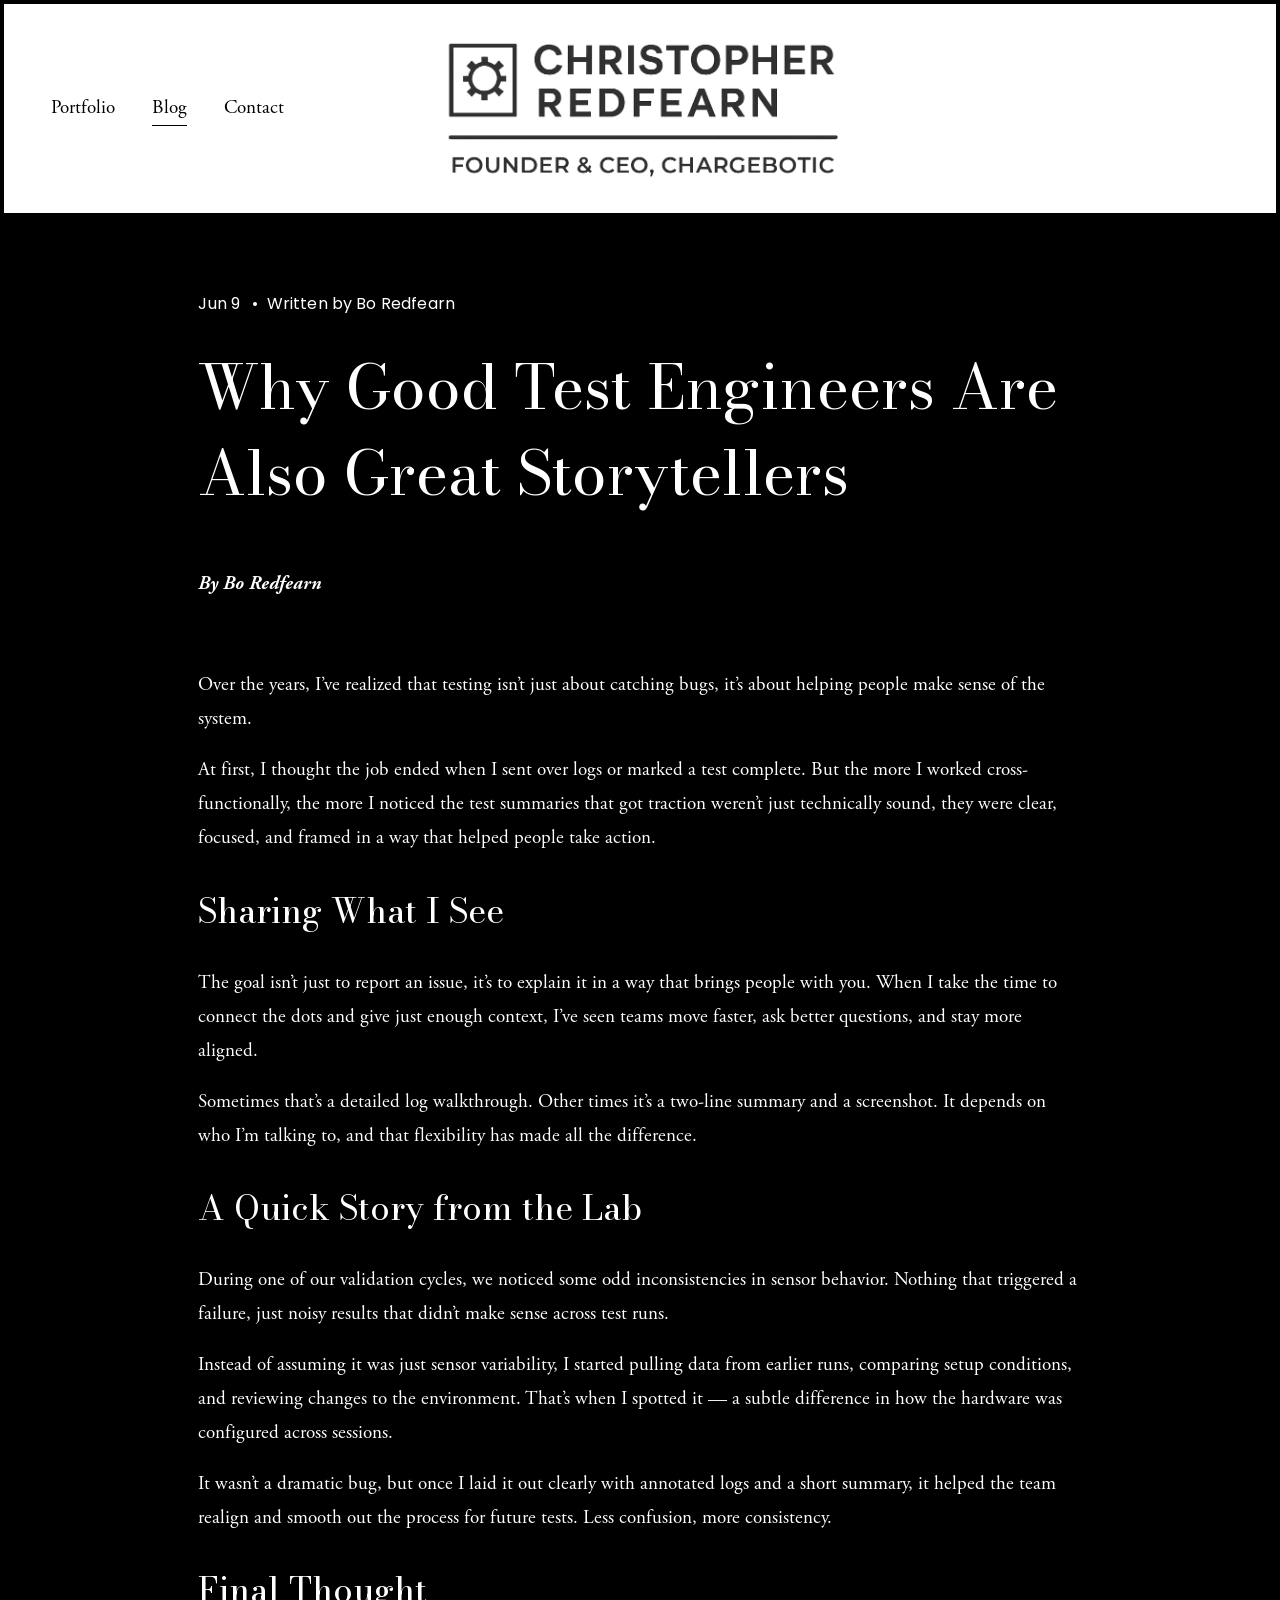
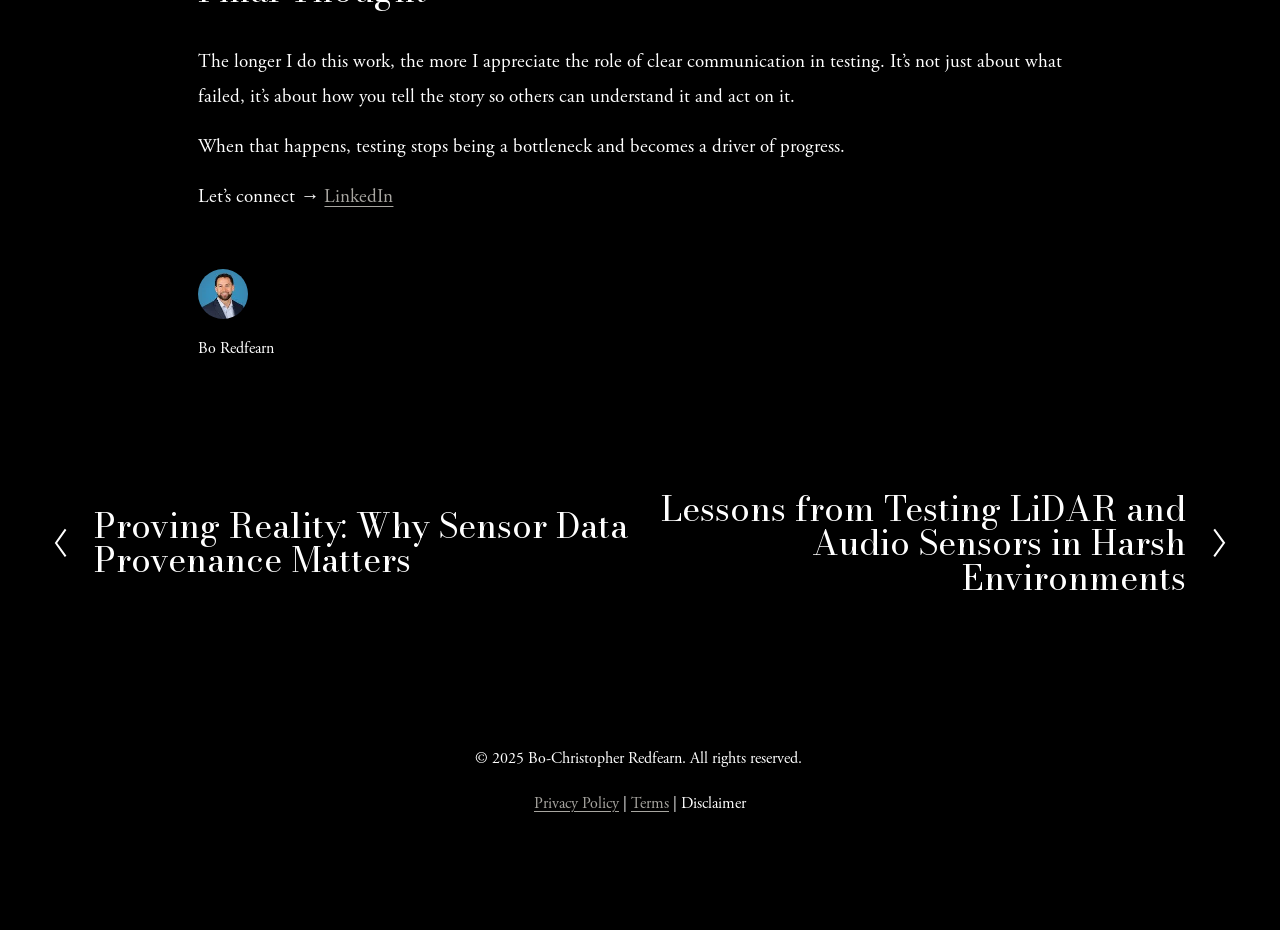
<file: blog/swvxdvqzil26vv1rs8zjvxeg9sc64k/index.html>
<!DOCTYPE html><html xmlns:og="http://opengraphprotocol.org/schema/" xmlns:fb="http://www.facebook.com/2008/fbml" lang="en-US" class="yui3-js-enabled wf-adobegaramondpro-n4-active wf-adobegaramondpro-i7-active js flexbox canvas canvastext webgl no-touch hashchange history draganddrop rgba hsla multiplebgs backgroundsize borderimage borderradius boxshadow textshadow opacity cssanimations csscolumns cssgradients cssreflections csstransforms no-csstransforms3d csstransitions video audio svg inlinesvg svgclippaths wf-adobegaramondpro-n7-active wf-active" style="--header-height: 209.828125px; scroll-behavior: smooth; --header-fixed-top-offset: 209.828125px; scroll-padding-top: 244.391px;"><head>
    <meta http-equiv="X-UA-Compatible" content="IE=edge,chrome=1">
    <meta name="viewport" content="width=device-width, initial-scale=1">
    <!-- This is Squarespace. --><!-- bat-seahorse-wntn -->
<base href="">
<meta charset="utf-8">
<title>Why Good Test Engineers Are Also Great Storytellers — Christopher Redfearn | Founder &amp; CEO, Chargebotic</title>
<meta http-equiv="Accept-CH" content="Sec-CH-UA-Platform-Version, Sec-CH-UA-Model"><link rel="icon" type="image/x-icon" href="/assets/f6f9150717e1ac7b.ico">
<link rel="canonical" href="/blog/swvxdvqzil26vv1rs8zjvxeg9sc64k">
<meta property="og:site_name" content="Christopher Redfearn | Founder &amp; CEO, Chargebotic">
<meta property="og:title" content="Why Good Test Engineers Are Also Great Storytellers — Christopher Redfearn | Founder &amp; CEO, Chargebotic">
<meta property="og:latitude" content="40.7207559">
<meta property="og:longitude" content="-74.0007613">
<meta property="og:locality" content="">
<meta property="og:url" content="/blog/swvxdvqzil26vv1rs8zjvxeg9sc64k">
<meta property="og:type" content="article">
<meta property="og:description" content="By Bo Redfearn     Over the years, I’ve realized that testing isn’t just about catching bugs, it’s about helping people make sense of the system.  At first, I thought the job ended when I sent over logs or marked a test complete. But the more I worked cross-functionally, the more I noticed the test ">
<meta itemprop="name" content="Why Good Test Engineers Are Also Great Storytellers — Christopher Redfearn | Founder &amp; CEO, Chargebotic">
<meta itemprop="url" content="/blog/swvxdvqzil26vv1rs8zjvxeg9sc64k">
<meta itemprop="description" content="By Bo Redfearn     Over the years, I’ve realized that testing isn’t just about catching bugs, it’s about helping people make sense of the system.  At first, I thought the job ended when I sent over logs or marked a test complete. But the more I worked cross-functionally, the more I noticed the test ">
<meta itemprop="author" content="Bo Redfearn">
<meta itemprop="datePublished" content="2025-06-09T19:51:03-0700">
<meta itemprop="dateModified" content="2025-06-09T19:51:38-0700">
<meta itemprop="headline" content="Why Good Test Engineers Are Also Great Storytellers">
<meta itemprop="publisher" content="Christopher Redfearn | Founder &amp; CEO, Chargebotic">
<meta name="twitter:title" content="Why Good Test Engineers Are Also Great Storytellers — Christopher Redfearn | Founder &amp; CEO, Chargebotic">
<meta name="twitter:url" content="/blog/swvxdvqzil26vv1rs8zjvxeg9sc64k">
<meta name="twitter:card" content="summary">
<meta name="twitter:description" content="By Bo Redfearn     Over the years, I’ve realized that testing isn’t just about catching bugs, it’s about helping people make sense of the system.  At first, I thought the job ended when I sent over logs or marked a test complete. But the more I worked cross-functionally, the more I noticed the test ">
<meta name="description" content="">





<style>@keyframes fonts-loading { 0%, 99% { color: transparent; } } html.wf-loading * { animation: fonts-loading 3s; }</style>

<style data-sqsp-font-ids="6a3126957d426c0f4007ee6c,6a3139e4691a2d058d1a1be6">
/* math */
@font-face {
  font-family: 'Bodoni Moda';
  font-style: italic;
  font-weight: 400;
  font-display: swap;
  src: url('/assets/5d1b0fdc370d5fe9.woff2') format('woff2');
  unicode-range: U+0302-0303, U+0305, U+0307-0308, U+0310, U+0312, U+0315, U+031A, U+0326-0327, U+032C, U+032F-0330, U+0332-0333, U+0338, U+033A, U+0346, U+034D, U+0391-03A1, U+03A3-03A9, U+03B1-03C9, U+03D1, U+03D5-03D6, U+03F0-03F1, U+03F4-03F5, U+2016-2017, U+2034-2038, U+203C, U+2040, U+2043, U+2047, U+2050, U+2057, U+205F, U+2070-2071, U+2074-208E, U+2090-209C, U+20D0-20DC, U+20E1, U+20E5-20EF, U+2100-2112, U+2114-2115, U+2117-2121, U+2123-214F, U+2190, U+2192, U+2194-21AE, U+21B0-21E5, U+21F1-21F2, U+21F4-2211, U+2213-2214, U+2216-22FF, U+2308-230B, U+2310, U+2319, U+231C-2321, U+2336-237A, U+237C, U+2395, U+239B-23B7, U+23D0, U+23DC-23E1, U+2474-2475, U+25AF, U+25B3, U+25B7, U+25BD, U+25C1, U+25CA, U+25CC, U+25FB, U+266D-266F, U+27C0-27FF, U+2900-2AFF, U+2B0E-2B11, U+2B30-2B4C, U+2BFE, U+3030, U+FF5B, U+FF5D, U+1D400-1D7FF, U+1EE00-1EEFF;
}
/* latin-ext */
@font-face {
  font-family: 'Bodoni Moda';
  font-style: italic;
  font-weight: 400;
  font-display: swap;
  src: url('/assets/073b9c43ab031153.woff2') format('woff2');
  unicode-range: U+0100-02BA, U+02BD-02C5, U+02C7-02CC, U+02CE-02D7, U+02DD-02FF, U+0304, U+0308, U+0329, U+1D00-1DBF, U+1E00-1E9F, U+1EF2-1EFF, U+2020, U+20A0-20AB, U+20AD-20C0, U+2113, U+2C60-2C7F, U+A720-A7FF;
}
/* latin */
@font-face {
  font-family: 'Bodoni Moda';
  font-style: italic;
  font-weight: 400;
  font-display: swap;
  src: url('/assets/76e70bf572fa9464.woff2') format('woff2');
  unicode-range: U+0000-00FF, U+0131, U+0152-0153, U+02BB-02BC, U+02C6, U+02DA, U+02DC, U+0304, U+0308, U+0329, U+2000-206F, U+20AC, U+2122, U+2191, U+2193, U+2212, U+2215, U+FEFF, U+FFFD;
}
/* symbols */
@font-face {
  font-family: 'Bodoni Moda';
  font-style: italic;
  font-weight: 400;
  font-display: swap;
  src: url('/assets/608399eb45de8d73.woff2') format('woff2');
  unicode-range: U+0001-000C, U+000E-001F, U+007F-009F, U+20DD-20E0, U+20E2-20E4, U+2150-218F, U+2190, U+2192, U+2194-2199, U+21AF, U+21E6-21F0, U+21F3, U+2218-2219, U+2299, U+22C4-22C6, U+2300-243F, U+2440-244A, U+2460-24FF, U+25A0-27BF, U+2800-28FF, U+2921-2922, U+2981, U+29BF, U+29EB, U+2B00-2BFF, U+4DC0-4DFF, U+FFF9-FFFB, U+10140-1018E, U+10190-1019C, U+101A0, U+101D0-101FD, U+102E0-102FB, U+10E60-10E7E, U+1D2C0-1D2D3, U+1D2E0-1D37F, U+1F000-1F0FF, U+1F100-1F1AD, U+1F1E6-1F1FF, U+1F30D-1F30F, U+1F315, U+1F31C, U+1F31E, U+1F320-1F32C, U+1F336, U+1F378, U+1F37D, U+1F382, U+1F393-1F39F, U+1F3A7-1F3A8, U+1F3AC-1F3AF, U+1F3C2, U+1F3C4-1F3C6, U+1F3CA-1F3CE, U+1F3D4-1F3E0, U+1F3ED, U+1F3F1-1F3F3, U+1F3F5-1F3F7, U+1F408, U+1F415, U+1F41F, U+1F426, U+1F43F, U+1F441-1F442, U+1F444, U+1F446-1F449, U+1F44C-1F44E, U+1F453, U+1F46A, U+1F47D, U+1F4A3, U+1F4B0, U+1F4B3, U+1F4B9, U+1F4BB, U+1F4BF, U+1F4C8-1F4CB, U+1F4D6, U+1F4DA, U+1F4DF, U+1F4E3-1F4E6, U+1F4EA-1F4ED, U+1F4F7, U+1F4F9-1F4FB, U+1F4FD-1F4FE, U+1F503, U+1F507-1F50B, U+1F50D, U+1F512-1F513, U+1F53E-1F54A, U+1F54F-1F5FA, U+1F610, U+1F650-1F67F, U+1F687, U+1F68D, U+1F691, U+1F694, U+1F698, U+1F6AD, U+1F6B2, U+1F6B9-1F6BA, U+1F6BC, U+1F6C6-1F6CF, U+1F6D3-1F6D7, U+1F6E0-1F6EA, U+1F6F0-1F6F3, U+1F6F7-1F6FC, U+1F700-1F7FF, U+1F800-1F80B, U+1F810-1F847, U+1F850-1F859, U+1F860-1F887, U+1F890-1F8AD, U+1F8B0-1F8BB, U+1F8C0-1F8C1, U+1F900-1F90B, U+1F93B, U+1F946, U+1F984, U+1F996, U+1F9E9, U+1FA00-1FA6F, U+1FA70-1FA7C, U+1FA80-1FA89, U+1FA8F-1FAC6, U+1FACE-1FADC, U+1FADF-1FAE9, U+1FAF0-1FAF8, U+1FB00-1FBFF;
}
/* latin-ext */
@font-face {
  font-family: 'Poppins';
  font-style: italic;
  font-weight: 400;
  font-display: swap;
  src: url('/assets/e8e02c8c08f92d77.woff2') format('woff2');
  unicode-range: U+0100-02BA, U+02BD-02C5, U+02C7-02CC, U+02CE-02D7, U+02DD-02FF, U+0304, U+0308, U+0329, U+1D00-1DBF, U+1E00-1E9F, U+1EF2-1EFF, U+2020, U+20A0-20AB, U+20AD-20C0, U+2113, U+2C60-2C7F, U+A720-A7FF;
}
/* latin */
@font-face {
  font-family: 'Poppins';
  font-style: italic;
  font-weight: 400;
  font-display: swap;
  src: url('/assets/d65b8c06118e5c77.woff2') format('woff2');
  unicode-range: U+0000-00FF, U+0131, U+0152-0153, U+02BB-02BC, U+02C6, U+02DA, U+02DC, U+0304, U+0308, U+0329, U+2000-206F, U+20AC, U+2122, U+2191, U+2193, U+2212, U+2215, U+FEFF, U+FFFD;
}
/* devanagari */
@font-face {
  font-family: 'Poppins';
  font-style: italic;
  font-weight: 400;
  font-display: swap;
  src: url('/assets/f319ce36470b2554.woff2') format('woff2');
  unicode-range: U+0900-097F, U+1CD0-1CF9, U+200C-200D, U+20A8, U+20B9, U+20F0, U+25CC, U+A830-A839, U+A8E0-A8FF, U+11B00-11B09;
}
/* latin */
@font-face {
  font-family: 'Poppins';
  font-style: normal;
  font-weight: 700;
  font-display: swap;
  src: url('/assets/738b906443717af4.woff2') format('woff2');
  unicode-range: U+0000-00FF, U+0131, U+0152-0153, U+02BB-02BC, U+02C6, U+02DA, U+02DC, U+0304, U+0308, U+0329, U+2000-206F, U+20AC, U+2122, U+2191, U+2193, U+2212, U+2215, U+FEFF, U+FFFD;
}
/* devanagari */
@font-face {
  font-family: 'Poppins';
  font-style: normal;
  font-weight: 700;
  font-display: swap;
  src: url('/assets/9ff842352d5ff859.woff2') format('woff2');
  unicode-range: U+0900-097F, U+1CD0-1CF9, U+200C-200D, U+20A8, U+20B9, U+20F0, U+25CC, U+A830-A839, U+A8E0-A8FF, U+11B00-11B09;
}
/* latin-ext */
@font-face {
  font-family: 'Poppins';
  font-style: normal;
  font-weight: 700;
  font-display: swap;
  src: url('/assets/d740d3fc0d05905d.woff2') format('woff2');
  unicode-range: U+0100-02BA, U+02BD-02C5, U+02C7-02CC, U+02CE-02D7, U+02DD-02FF, U+0304, U+0308, U+0329, U+1D00-1DBF, U+1E00-1E9F, U+1EF2-1EFF, U+2020, U+20A0-20AB, U+20AD-20C0, U+2113, U+2C60-2C7F, U+A720-A7FF;
}
/* latin-ext */
@font-face {
  font-family: 'Poppins';
  font-style: italic;
  font-weight: 700;
  font-display: swap;
  src: url('/assets/3dbc0a3a10454c5c.woff2') format('woff2');
  unicode-range: U+0100-02BA, U+02BD-02C5, U+02C7-02CC, U+02CE-02D7, U+02DD-02FF, U+0304, U+0308, U+0329, U+1D00-1DBF, U+1E00-1E9F, U+1EF2-1EFF, U+2020, U+20A0-20AB, U+20AD-20C0, U+2113, U+2C60-2C7F, U+A720-A7FF;
}
/* devanagari */
@font-face {
  font-family: 'Poppins';
  font-style: italic;
  font-weight: 700;
  font-display: swap;
  src: url('/assets/5b0dd19e1598408f.woff2') format('woff2');
  unicode-range: U+0900-097F, U+1CD0-1CF9, U+200C-200D, U+20A8, U+20B9, U+20F0, U+25CC, U+A830-A839, U+A8E0-A8FF, U+11B00-11B09;
}
/* latin */
@font-face {
  font-family: 'Poppins';
  font-style: italic;
  font-weight: 700;
  font-display: swap;
  src: url('/assets/35d7309a06e6aeb8.woff2') format('woff2');
  unicode-range: U+0000-00FF, U+0131, U+0152-0153, U+02BB-02BC, U+02C6, U+02DA, U+02DC, U+0304, U+0308, U+0329, U+2000-206F, U+20AC, U+2122, U+2191, U+2193, U+2212, U+2215, U+FEFF, U+FFFD;
}
/* math */
@font-face {
  font-family: 'Bodoni Moda';
  font-style: normal;
  font-weight: 700;
  font-display: swap;
  src: url('/assets/ab58a1b2ef4b4738.woff2') format('woff2');
  unicode-range: U+0302-0303, U+0305, U+0307-0308, U+0310, U+0312, U+0315, U+031A, U+0326-0327, U+032C, U+032F-0330, U+0332-0333, U+0338, U+033A, U+0346, U+034D, U+0391-03A1, U+03A3-03A9, U+03B1-03C9, U+03D1, U+03D5-03D6, U+03F0-03F1, U+03F4-03F5, U+2016-2017, U+2034-2038, U+203C, U+2040, U+2043, U+2047, U+2050, U+2057, U+205F, U+2070-2071, U+2074-208E, U+2090-209C, U+20D0-20DC, U+20E1, U+20E5-20EF, U+2100-2112, U+2114-2115, U+2117-2121, U+2123-214F, U+2190, U+2192, U+2194-21AE, U+21B0-21E5, U+21F1-21F2, U+21F4-2211, U+2213-2214, U+2216-22FF, U+2308-230B, U+2310, U+2319, U+231C-2321, U+2336-237A, U+237C, U+2395, U+239B-23B7, U+23D0, U+23DC-23E1, U+2474-2475, U+25AF, U+25B3, U+25B7, U+25BD, U+25C1, U+25CA, U+25CC, U+25FB, U+266D-266F, U+27C0-27FF, U+2900-2AFF, U+2B0E-2B11, U+2B30-2B4C, U+2BFE, U+3030, U+FF5B, U+FF5D, U+1D400-1D7FF, U+1EE00-1EEFF;
}
/* latin */
@font-face {
  font-family: 'Bodoni Moda';
  font-style: normal;
  font-weight: 700;
  font-display: swap;
  src: url('/assets/f8fa4c29ae0fd043.woff2') format('woff2');
  unicode-range: U+0000-00FF, U+0131, U+0152-0153, U+02BB-02BC, U+02C6, U+02DA, U+02DC, U+0304, U+0308, U+0329, U+2000-206F, U+20AC, U+2122, U+2191, U+2193, U+2212, U+2215, U+FEFF, U+FFFD;
}
/* symbols */
@font-face {
  font-family: 'Bodoni Moda';
  font-style: normal;
  font-weight: 700;
  font-display: swap;
  src: url('/assets/dbddb34c991b50cf.woff2') format('woff2');
  unicode-range: U+0001-000C, U+000E-001F, U+007F-009F, U+20DD-20E0, U+20E2-20E4, U+2150-218F, U+2190, U+2192, U+2194-2199, U+21AF, U+21E6-21F0, U+21F3, U+2218-2219, U+2299, U+22C4-22C6, U+2300-243F, U+2440-244A, U+2460-24FF, U+25A0-27BF, U+2800-28FF, U+2921-2922, U+2981, U+29BF, U+29EB, U+2B00-2BFF, U+4DC0-4DFF, U+FFF9-FFFB, U+10140-1018E, U+10190-1019C, U+101A0, U+101D0-101FD, U+102E0-102FB, U+10E60-10E7E, U+1D2C0-1D2D3, U+1D2E0-1D37F, U+1F000-1F0FF, U+1F100-1F1AD, U+1F1E6-1F1FF, U+1F30D-1F30F, U+1F315, U+1F31C, U+1F31E, U+1F320-1F32C, U+1F336, U+1F378, U+1F37D, U+1F382, U+1F393-1F39F, U+1F3A7-1F3A8, U+1F3AC-1F3AF, U+1F3C2, U+1F3C4-1F3C6, U+1F3CA-1F3CE, U+1F3D4-1F3E0, U+1F3ED, U+1F3F1-1F3F3, U+1F3F5-1F3F7, U+1F408, U+1F415, U+1F41F, U+1F426, U+1F43F, U+1F441-1F442, U+1F444, U+1F446-1F449, U+1F44C-1F44E, U+1F453, U+1F46A, U+1F47D, U+1F4A3, U+1F4B0, U+1F4B3, U+1F4B9, U+1F4BB, U+1F4BF, U+1F4C8-1F4CB, U+1F4D6, U+1F4DA, U+1F4DF, U+1F4E3-1F4E6, U+1F4EA-1F4ED, U+1F4F7, U+1F4F9-1F4FB, U+1F4FD-1F4FE, U+1F503, U+1F507-1F50B, U+1F50D, U+1F512-1F513, U+1F53E-1F54A, U+1F54F-1F5FA, U+1F610, U+1F650-1F67F, U+1F687, U+1F68D, U+1F691, U+1F694, U+1F698, U+1F6AD, U+1F6B2, U+1F6B9-1F6BA, U+1F6BC, U+1F6C6-1F6CF, U+1F6D3-1F6D7, U+1F6E0-1F6EA, U+1F6F0-1F6F3, U+1F6F7-1F6FC, U+1F700-1F7FF, U+1F800-1F80B, U+1F810-1F847, U+1F850-1F859, U+1F860-1F887, U+1F890-1F8AD, U+1F8B0-1F8BB, U+1F8C0-1F8C1, U+1F900-1F90B, U+1F93B, U+1F946, U+1F984, U+1F996, U+1F9E9, U+1FA00-1FA6F, U+1FA70-1FA7C, U+1FA80-1FA89, U+1FA8F-1FAC6, U+1FACE-1FADC, U+1FADF-1FAE9, U+1FAF0-1FAF8, U+1FB00-1FBFF;
}
/* latin-ext */
@font-face {
  font-family: 'Bodoni Moda';
  font-style: normal;
  font-weight: 700;
  font-display: swap;
  src: url('/assets/7aa6e1bb97c9e32d.woff2') format('woff2');
  unicode-range: U+0100-02BA, U+02BD-02C5, U+02C7-02CC, U+02CE-02D7, U+02DD-02FF, U+0304, U+0308, U+0329, U+1D00-1DBF, U+1E00-1E9F, U+1EF2-1EFF, U+2020, U+20A0-20AB, U+20AD-20C0, U+2113, U+2C60-2C7F, U+A720-A7FF;
}
/* latin-ext */
@font-face {
  font-family: 'Poppins';
  font-style: normal;
  font-weight: 400;
  font-display: swap;
  src: url('/assets/48ab9aa71536a532.woff2') format('woff2');
  unicode-range: U+0100-02BA, U+02BD-02C5, U+02C7-02CC, U+02CE-02D7, U+02DD-02FF, U+0304, U+0308, U+0329, U+1D00-1DBF, U+1E00-1E9F, U+1EF2-1EFF, U+2020, U+20A0-20AB, U+20AD-20C0, U+2113, U+2C60-2C7F, U+A720-A7FF;
}
/* latin */
@font-face {
  font-family: 'Poppins';
  font-style: normal;
  font-weight: 400;
  font-display: swap;
  src: url('/assets/cb70f0a787af69e8.woff2') format('woff2');
  unicode-range: U+0000-00FF, U+0131, U+0152-0153, U+02BB-02BC, U+02C6, U+02DA, U+02DC, U+0304, U+0308, U+0329, U+2000-206F, U+20AC, U+2122, U+2191, U+2193, U+2212, U+2215, U+FEFF, U+FFFD;
}
/* devanagari */
@font-face {
  font-family: 'Poppins';
  font-style: normal;
  font-weight: 400;
  font-display: swap;
  src: url('/assets/204bab0e71f51d97.woff2') format('woff2');
  unicode-range: U+0900-097F, U+1CD0-1CF9, U+200C-200D, U+20A8, U+20B9, U+20F0, U+25CC, U+A830-A839, U+A8E0-A8FF, U+11B00-11B09;
}
/* latin */
@font-face {
  font-family: 'Bodoni Moda';
  font-style: normal;
  font-weight: 400;
  font-display: swap;
  src: url('/assets/578d3974a5f9892a.woff2') format('woff2');
  unicode-range: U+0000-00FF, U+0131, U+0152-0153, U+02BB-02BC, U+02C6, U+02DA, U+02DC, U+0304, U+0308, U+0329, U+2000-206F, U+20AC, U+2122, U+2191, U+2193, U+2212, U+2215, U+FEFF, U+FFFD;
}
/* latin-ext */
@font-face {
  font-family: 'Bodoni Moda';
  font-style: normal;
  font-weight: 400;
  font-display: swap;
  src: url('/assets/acab89b6caafd4e6.woff2') format('woff2');
  unicode-range: U+0100-02BA, U+02BD-02C5, U+02C7-02CC, U+02CE-02D7, U+02DD-02FF, U+0304, U+0308, U+0329, U+1D00-1DBF, U+1E00-1E9F, U+1EF2-1EFF, U+2020, U+20A0-20AB, U+20AD-20C0, U+2113, U+2C60-2C7F, U+A720-A7FF;
}
/* symbols */
@font-face {
  font-family: 'Bodoni Moda';
  font-style: normal;
  font-weight: 400;
  font-display: swap;
  src: url('/assets/5623e8b5ea9bf6d5.woff2') format('woff2');
  unicode-range: U+0001-000C, U+000E-001F, U+007F-009F, U+20DD-20E0, U+20E2-20E4, U+2150-218F, U+2190, U+2192, U+2194-2199, U+21AF, U+21E6-21F0, U+21F3, U+2218-2219, U+2299, U+22C4-22C6, U+2300-243F, U+2440-244A, U+2460-24FF, U+25A0-27BF, U+2800-28FF, U+2921-2922, U+2981, U+29BF, U+29EB, U+2B00-2BFF, U+4DC0-4DFF, U+FFF9-FFFB, U+10140-1018E, U+10190-1019C, U+101A0, U+101D0-101FD, U+102E0-102FB, U+10E60-10E7E, U+1D2C0-1D2D3, U+1D2E0-1D37F, U+1F000-1F0FF, U+1F100-1F1AD, U+1F1E6-1F1FF, U+1F30D-1F30F, U+1F315, U+1F31C, U+1F31E, U+1F320-1F32C, U+1F336, U+1F378, U+1F37D, U+1F382, U+1F393-1F39F, U+1F3A7-1F3A8, U+1F3AC-1F3AF, U+1F3C2, U+1F3C4-1F3C6, U+1F3CA-1F3CE, U+1F3D4-1F3E0, U+1F3ED, U+1F3F1-1F3F3, U+1F3F5-1F3F7, U+1F408, U+1F415, U+1F41F, U+1F426, U+1F43F, U+1F441-1F442, U+1F444, U+1F446-1F449, U+1F44C-1F44E, U+1F453, U+1F46A, U+1F47D, U+1F4A3, U+1F4B0, U+1F4B3, U+1F4B9, U+1F4BB, U+1F4BF, U+1F4C8-1F4CB, U+1F4D6, U+1F4DA, U+1F4DF, U+1F4E3-1F4E6, U+1F4EA-1F4ED, U+1F4F7, U+1F4F9-1F4FB, U+1F4FD-1F4FE, U+1F503, U+1F507-1F50B, U+1F50D, U+1F512-1F513, U+1F53E-1F54A, U+1F54F-1F5FA, U+1F610, U+1F650-1F67F, U+1F687, U+1F68D, U+1F691, U+1F694, U+1F698, U+1F6AD, U+1F6B2, U+1F6B9-1F6BA, U+1F6BC, U+1F6C6-1F6CF, U+1F6D3-1F6D7, U+1F6E0-1F6EA, U+1F6F0-1F6F3, U+1F6F7-1F6FC, U+1F700-1F7FF, U+1F800-1F80B, U+1F810-1F847, U+1F850-1F859, U+1F860-1F887, U+1F890-1F8AD, U+1F8B0-1F8BB, U+1F8C0-1F8C1, U+1F900-1F90B, U+1F93B, U+1F946, U+1F984, U+1F996, U+1F9E9, U+1FA00-1FA6F, U+1FA70-1FA7C, U+1FA80-1FA89, U+1FA8F-1FAC6, U+1FACE-1FADC, U+1FADF-1FAE9, U+1FAF0-1FAF8, U+1FB00-1FBFF;
}
/* math */
@font-face {
  font-family: 'Bodoni Moda';
  font-style: normal;
  font-weight: 400;
  font-display: swap;
  src: url('/assets/b57daa9d560f2320.woff2') format('woff2');
  unicode-range: U+0302-0303, U+0305, U+0307-0308, U+0310, U+0312, U+0315, U+031A, U+0326-0327, U+032C, U+032F-0330, U+0332-0333, U+0338, U+033A, U+0346, U+034D, U+0391-03A1, U+03A3-03A9, U+03B1-03C9, U+03D1, U+03D5-03D6, U+03F0-03F1, U+03F4-03F5, U+2016-2017, U+2034-2038, U+203C, U+2040, U+2043, U+2047, U+2050, U+2057, U+205F, U+2070-2071, U+2074-208E, U+2090-209C, U+20D0-20DC, U+20E1, U+20E5-20EF, U+2100-2112, U+2114-2115, U+2117-2121, U+2123-214F, U+2190, U+2192, U+2194-21AE, U+21B0-21E5, U+21F1-21F2, U+21F4-2211, U+2213-2214, U+2216-22FF, U+2308-230B, U+2310, U+2319, U+231C-2321, U+2336-237A, U+237C, U+2395, U+239B-23B7, U+23D0, U+23DC-23E1, U+2474-2475, U+25AF, U+25B3, U+25B7, U+25BD, U+25C1, U+25CA, U+25CC, U+25FB, U+266D-266F, U+27C0-27FF, U+2900-2AFF, U+2B0E-2B11, U+2B30-2B4C, U+2BFE, U+3030, U+FF5B, U+FF5D, U+1D400-1D7FF, U+1EE00-1EEFF;
}
/* math */
@font-face {
  font-family: 'Bodoni Moda';
  font-style: italic;
  font-weight: 700;
  font-display: swap;
  src: url('/assets/d655c128f980f53b.woff2') format('woff2');
  unicode-range: U+0302-0303, U+0305, U+0307-0308, U+0310, U+0312, U+0315, U+031A, U+0326-0327, U+032C, U+032F-0330, U+0332-0333, U+0338, U+033A, U+0346, U+034D, U+0391-03A1, U+03A3-03A9, U+03B1-03C9, U+03D1, U+03D5-03D6, U+03F0-03F1, U+03F4-03F5, U+2016-2017, U+2034-2038, U+203C, U+2040, U+2043, U+2047, U+2050, U+2057, U+205F, U+2070-2071, U+2074-208E, U+2090-209C, U+20D0-20DC, U+20E1, U+20E5-20EF, U+2100-2112, U+2114-2115, U+2117-2121, U+2123-214F, U+2190, U+2192, U+2194-21AE, U+21B0-21E5, U+21F1-21F2, U+21F4-2211, U+2213-2214, U+2216-22FF, U+2308-230B, U+2310, U+2319, U+231C-2321, U+2336-237A, U+237C, U+2395, U+239B-23B7, U+23D0, U+23DC-23E1, U+2474-2475, U+25AF, U+25B3, U+25B7, U+25BD, U+25C1, U+25CA, U+25CC, U+25FB, U+266D-266F, U+27C0-27FF, U+2900-2AFF, U+2B0E-2B11, U+2B30-2B4C, U+2BFE, U+3030, U+FF5B, U+FF5D, U+1D400-1D7FF, U+1EE00-1EEFF;
}
/* latin-ext */
@font-face {
  font-family: 'Bodoni Moda';
  font-style: italic;
  font-weight: 700;
  font-display: swap;
  src: url('/assets/d22c85ced77075d0.woff2') format('woff2');
  unicode-range: U+0100-02BA, U+02BD-02C5, U+02C7-02CC, U+02CE-02D7, U+02DD-02FF, U+0304, U+0308, U+0329, U+1D00-1DBF, U+1E00-1E9F, U+1EF2-1EFF, U+2020, U+20A0-20AB, U+20AD-20C0, U+2113, U+2C60-2C7F, U+A720-A7FF;
}
/* latin */
@font-face {
  font-family: 'Bodoni Moda';
  font-style: italic;
  font-weight: 700;
  font-display: swap;
  src: url('/assets/7f8d2ffa83fec4c1.woff2') format('woff2');
  unicode-range: U+0000-00FF, U+0131, U+0152-0153, U+02BB-02BC, U+02C6, U+02DA, U+02DC, U+0304, U+0308, U+0329, U+2000-206F, U+20AC, U+2122, U+2191, U+2193, U+2212, U+2215, U+FEFF, U+FFFD;
}
/* symbols */
@font-face {
  font-family: 'Bodoni Moda';
  font-style: italic;
  font-weight: 700;
  font-display: swap;
  src: url('/assets/b480bc3139e97af6.woff2') format('woff2');
  unicode-range: U+0001-000C, U+000E-001F, U+007F-009F, U+20DD-20E0, U+20E2-20E4, U+2150-218F, U+2190, U+2192, U+2194-2199, U+21AF, U+21E6-21F0, U+21F3, U+2218-2219, U+2299, U+22C4-22C6, U+2300-243F, U+2440-244A, U+2460-24FF, U+25A0-27BF, U+2800-28FF, U+2921-2922, U+2981, U+29BF, U+29EB, U+2B00-2BFF, U+4DC0-4DFF, U+FFF9-FFFB, U+10140-1018E, U+10190-1019C, U+101A0, U+101D0-101FD, U+102E0-102FB, U+10E60-10E7E, U+1D2C0-1D2D3, U+1D2E0-1D37F, U+1F000-1F0FF, U+1F100-1F1AD, U+1F1E6-1F1FF, U+1F30D-1F30F, U+1F315, U+1F31C, U+1F31E, U+1F320-1F32C, U+1F336, U+1F378, U+1F37D, U+1F382, U+1F393-1F39F, U+1F3A7-1F3A8, U+1F3AC-1F3AF, U+1F3C2, U+1F3C4-1F3C6, U+1F3CA-1F3CE, U+1F3D4-1F3E0, U+1F3ED, U+1F3F1-1F3F3, U+1F3F5-1F3F7, U+1F408, U+1F415, U+1F41F, U+1F426, U+1F43F, U+1F441-1F442, U+1F444, U+1F446-1F449, U+1F44C-1F44E, U+1F453, U+1F46A, U+1F47D, U+1F4A3, U+1F4B0, U+1F4B3, U+1F4B9, U+1F4BB, U+1F4BF, U+1F4C8-1F4CB, U+1F4D6, U+1F4DA, U+1F4DF, U+1F4E3-1F4E6, U+1F4EA-1F4ED, U+1F4F7, U+1F4F9-1F4FB, U+1F4FD-1F4FE, U+1F503, U+1F507-1F50B, U+1F50D, U+1F512-1F513, U+1F53E-1F54A, U+1F54F-1F5FA, U+1F610, U+1F650-1F67F, U+1F687, U+1F68D, U+1F691, U+1F694, U+1F698, U+1F6AD, U+1F6B2, U+1F6B9-1F6BA, U+1F6BC, U+1F6C6-1F6CF, U+1F6D3-1F6D7, U+1F6E0-1F6EA, U+1F6F0-1F6F3, U+1F6F7-1F6FC, U+1F700-1F7FF, U+1F800-1F80B, U+1F810-1F847, U+1F850-1F859, U+1F860-1F887, U+1F890-1F8AD, U+1F8B0-1F8BB, U+1F8C0-1F8C1, U+1F900-1F90B, U+1F93B, U+1F946, U+1F984, U+1F996, U+1F9E9, U+1FA00-1FA6F, U+1FA70-1FA7C, U+1FA80-1FA89, U+1FA8F-1FAC6, U+1FACE-1FADC, U+1FADF-1FAE9, U+1FAF0-1FAF8, U+1FB00-1FBFF;
}
</style>
<style type="text/css">@font-face{font-family:adobe-garamond-pro;src:url(/assets/c4b62acb965b9e2c) format("woff2"),url(/assets/ec1360e70e63f6dd) format("woff"),url(/assets/4b588d757da30f3c) format("opentype");font-weight:400;font-style:normal;font-stretch:normal;font-display:auto;}@font-face{font-family:adobe-garamond-pro;src:url(/assets/14ee299bc5087a7f) format("woff2"),url(/assets/7a5089219b4e0c14) format("woff"),url(/assets/976bc23a95b8754f) format("opentype");font-weight:700;font-style:normal;font-stretch:normal;font-display:auto;}@font-face{font-family:adobe-garamond-pro;src:url(/assets/dca25975e44f5cd6) format("woff2"),url(/assets/3656a9627a049fdf) format("woff"),url(/assets/85f8dbf6e62008dc) format("opentype");font-weight:700;font-style:italic;font-stretch:normal;font-display:auto;}</style>










<link rel="stylesheet" type="text/css" href="/assets/2d4893b4b0b81cf8.css"><link rel="stylesheet" type="text/css" href="/assets/004bae5a09a79b7e.css">
<link rel="stylesheet" type="text/css" href="/assets/03846e5f5dfdb9d9.css"><link rel="stylesheet" type="text/css" href="/assets/c973a94fb0a87ce4.css">
<!-- End of Squarespace Headers -->
  <link rel="stylesheet" type="text/css" href="/assets/9c52f5084fde2f22.css"><link rel="stylesheet" type="text/css" href="/assets/0c8f3b425444e690.css"></head>

  <body id="item-68479bc682db9c73c10174df" class="primary-button-style-solid primary-button-shape-square secondary-button-style-solid secondary-button-shape-square tertiary-button-style-solid tertiary-button-shape-square form-field-style-solid form-field-shape-square form-field-border-all form-field-hover-focus-outline form-field-checkbox-type-icon form-field-checkbox-fill-solid form-field-checkbox-color-inverted form-field-checkbox-shape-square form-field-checkbox-layout-stack form-field-radio-type-icon form-field-radio-fill-solid form-field-radio-color-normal form-field-radio-shape-pill form-field-radio-layout-stack form-field-survey-fill-solid form-field-survey-color-normal form-field-survey-shape-pill form-submit-button-style-label tweak-global-animations-animation-type-none tweak-global-animations-animation-curve-ease image-block-poster-text-alignment-left image-block-card-content-position-center image-block-card-text-alignment-left image-block-overlap-content-position-center image-block-overlap-text-alignment-left image-block-collage-content-position-center image-block-collage-text-alignment-left image-block-stack-text-alignment-left tweak-blog-alternating-side-by-side-width-full tweak-blog-alternating-side-by-side-image-aspect-ratio-11-square tweak-blog-alternating-side-by-side-text-alignment-left tweak-blog-alternating-side-by-side-read-more-style-show tweak-blog-alternating-side-by-side-image-text-alignment-middle tweak-blog-alternating-side-by-side-delimiter-bullet tweak-blog-alternating-side-by-side-meta-position-top tweak-blog-alternating-side-by-side-primary-meta-categories tweak-blog-alternating-side-by-side-secondary-meta-date tweak-blog-alternating-side-by-side-excerpt-show form-use-theme-colors tweak-global-animations-complexity-level-detailed tweak-global-animations-animation-style-fade tweak-blog-masonry-width-inset tweak-blog-masonry-text-alignment-left tweak-blog-masonry-primary-meta-categories tweak-blog-masonry-secondary-meta-date tweak-blog-masonry-meta-position-top tweak-blog-masonry-read-more-style-show tweak-blog-masonry-delimiter-space tweak-blog-masonry-image-placement-above tweak-blog-masonry-excerpt-show tweak-portfolio-grid-overlay-width-full tweak-portfolio-grid-overlay-height-large tweak-portfolio-grid-overlay-image-aspect-ratio-11-square tweak-portfolio-grid-overlay-text-placement-center tweak-portfolio-grid-overlay-show-text-after-hover tweak-blog-single-column-width-inset tweak-blog-single-column-text-alignment-center tweak-blog-single-column-image-placement-above tweak-blog-single-column-delimiter-bullet tweak-blog-single-column-read-more-style-show tweak-blog-single-column-primary-meta-categories tweak-blog-single-column-secondary-meta-date tweak-blog-single-column-meta-position-top tweak-blog-single-column-content-full-post header-width-full  tweak-fixed-header tweak-fixed-header-style-basic tweak-blog-item-width-medium tweak-blog-item-text-alignment-left tweak-blog-item-meta-position-above-title tweak-blog-item-show-categories tweak-blog-item-show-date tweak-blog-item-show-author-name tweak-blog-item-show-author-profile tweak-blog-item-delimiter-bullet tweak-blog-side-by-side-width-inset tweak-blog-side-by-side-image-placement-left tweak-blog-side-by-side-image-aspect-ratio-11-square tweak-blog-side-by-side-primary-meta-categories tweak-blog-side-by-side-secondary-meta-date tweak-blog-side-by-side-meta-position-top tweak-blog-side-by-side-text-alignment-left tweak-blog-side-by-side-image-text-alignment-middle tweak-blog-side-by-side-read-more-style-show tweak-blog-side-by-side-delimiter-bullet tweak-blog-side-by-side-excerpt-show tweak-events-stacked-width-full tweak-events-stacked-height-large tweak-events-stacked-show-thumbnails tweak-events-stacked-thumbnail-size-32-standard tweak-events-stacked-date-style-with-text tweak-events-stacked-show-time tweak-events-stacked-show-location tweak-events-stacked-show-excerpt tweak-blog-basic-grid-width-full tweak-blog-basic-grid-image-aspect-ratio-32-standard tweak-blog-basic-grid-text-alignment-left tweak-blog-basic-grid-delimiter-bullet tweak-blog-basic-grid-image-placement-above tweak-blog-basic-grid-read-more-style-show tweak-blog-basic-grid-primary-meta-categories tweak-blog-basic-grid-secondary-meta-date tweak-blog-basic-grid-excerpt-show tweak-portfolio-grid-basic-width-full tweak-portfolio-grid-basic-height-small tweak-portfolio-grid-basic-image-aspect-ratio-11-square tweak-portfolio-grid-basic-text-alignment-left tweak-portfolio-grid-basic-hover-effect-fade header-overlay-alignment-center tweak-portfolio-index-background-link-format-stacked tweak-portfolio-index-background-width-full tweak-portfolio-index-background-height-large tweak-portfolio-index-background-vertical-alignment-middle tweak-portfolio-index-background-horizontal-alignment-center tweak-portfolio-index-background-delimiter-none tweak-portfolio-index-background-animation-type-fade tweak-portfolio-index-background-animation-duration-medium tweak-portfolio-hover-follow-layout-inline tweak-portfolio-hover-follow-delimiter-forward-slash tweak-portfolio-hover-follow-animation-type-fade tweak-portfolio-hover-follow-animation-duration-medium tweak-portfolio-hover-static-layout-stacked tweak-portfolio-hover-static-delimiter-forward-slash tweak-portfolio-hover-static-animation-type-scale-up tweak-portfolio-hover-static-animation-duration-medium hide-opentable-icons opentable-style-dark tweak-product-quick-view-button-style-floating tweak-product-quick-view-button-position-bottom tweak-product-quick-view-lightbox-excerpt-display-truncate tweak-product-quick-view-lightbox-show-arrows tweak-product-quick-view-lightbox-show-close-button tweak-product-quick-view-lightbox-controls-weight-light native-currency-code-usd collection-6822e4a40c4831114055b0f3 view-item collection-layout-default collection-type-blog-basic-grid mobile-style-available sqs-seven-one
      
        
          
            
          
        
      
     seven-one-global-animations" tabindex="-1" data-animation-state="booted">
    <div id="siteWrapper" class="clearfix site-wrapper">
      
        <div id="floatingCart" class="floating-cart hidden">
          
        </div>
      

      












  <header data-test="header" id="header" class="header theme-col--primary" data-section-theme="" data-controller="Header" data-current-styles="{
&quot;layout&quot;: &quot;brandingCenter&quot;,
&quot;action&quot;: {
&quot;buttonText&quot;: &quot;Get Started&quot;,
&quot;newWindow&quot;: false
},
&quot;showSocial&quot;: false,
&quot;socialOptions&quot;: {
&quot;socialBorderShape&quot;: &quot;none&quot;,
&quot;socialBorderStyle&quot;: &quot;outline&quot;,
&quot;socialBorderThickness&quot;: {
&quot;unit&quot;: &quot;px&quot;,
&quot;value&quot;: 1.0
}
},
&quot;menuOverlayAnimation&quot;: &quot;fade&quot;,
&quot;cartStyle&quot;: &quot;cart&quot;,
&quot;cartText&quot;: &quot;Cart&quot;,
&quot;showEmptyCartState&quot;: true,
&quot;cartOptions&quot;: {
&quot;iconType&quot;: &quot;solid-7&quot;,
&quot;cartBorderShape&quot;: &quot;none&quot;,
&quot;cartBorderStyle&quot;: &quot;outline&quot;,
&quot;cartBorderThickness&quot;: {
&quot;unit&quot;: &quot;px&quot;,
&quot;value&quot;: 1.0
}
},
&quot;showButton&quot;: false,
&quot;showCart&quot;: false,
&quot;showAccountLogin&quot;: false,
&quot;headerStyle&quot;: &quot;solid&quot;,
&quot;languagePicker&quot;: {
&quot;enabled&quot;: false,
&quot;iconEnabled&quot;: false,
&quot;iconType&quot;: &quot;globe&quot;,
&quot;flagShape&quot;: &quot;shiny&quot;,
&quot;languageFlags&quot;: [ ]
},
&quot;iconOptions&quot;: {
&quot;desktopDropdownIconOptions&quot;: {
&quot;size&quot;: {
&quot;unit&quot;: &quot;em&quot;,
&quot;value&quot;: 1.0
},
&quot;iconSpacing&quot;: {
&quot;unit&quot;: &quot;em&quot;,
&quot;value&quot;: 0.35
},
&quot;strokeWidth&quot;: {
&quot;unit&quot;: &quot;px&quot;,
&quot;value&quot;: 1.0
},
&quot;endcapType&quot;: &quot;square&quot;,
&quot;folderDropdownIcon&quot;: &quot;none&quot;,
&quot;languagePickerIcon&quot;: &quot;openArrowHead&quot;
},
&quot;mobileDropdownIconOptions&quot;: {
&quot;size&quot;: {
&quot;unit&quot;: &quot;em&quot;,
&quot;value&quot;: 1.0
},
&quot;iconSpacing&quot;: {
&quot;unit&quot;: &quot;em&quot;,
&quot;value&quot;: 0.15
},
&quot;strokeWidth&quot;: {
&quot;unit&quot;: &quot;px&quot;,
&quot;value&quot;: 0.5
},
&quot;endcapType&quot;: &quot;square&quot;,
&quot;folderDropdownIcon&quot;: &quot;openArrowHead&quot;,
&quot;languagePickerIcon&quot;: &quot;openArrowHead&quot;
}
},
&quot;mobileOptions&quot;: {
&quot;layout&quot;: &quot;logoLeftNavRight&quot;,
&quot;menuIconOptions&quot;: {
&quot;style&quot;: &quot;plus&quot;,
&quot;thickness&quot;: {
&quot;unit&quot;: &quot;px&quot;,
&quot;value&quot;: 3.0
}
}
},
&quot;solidOptions&quot;: {
&quot;headerOpacity&quot;: {
&quot;unit&quot;: &quot;%&quot;,
&quot;value&quot;: 100.0
},
&quot;blurBackground&quot;: {
&quot;enabled&quot;: false,
&quot;blurRadius&quot;: {
&quot;unit&quot;: &quot;px&quot;,
&quot;value&quot;: 12.0
}
},
&quot;backgroundColor&quot;: {
&quot;type&quot;: &quot;SITE_PALETTE_COLOR&quot;,
&quot;sitePaletteColor&quot;: {
&quot;colorName&quot;: &quot;white&quot;,
&quot;alphaModifier&quot;: 1.0
}
},
&quot;navigationColor&quot;: {
&quot;type&quot;: &quot;SITE_PALETTE_COLOR&quot;,
&quot;sitePaletteColor&quot;: {
&quot;colorName&quot;: &quot;black&quot;,
&quot;alphaModifier&quot;: 1.0
}
}
},
&quot;gradientOptions&quot;: {
&quot;gradientType&quot;: &quot;faded&quot;,
&quot;headerOpacity&quot;: {
&quot;unit&quot;: &quot;%&quot;,
&quot;value&quot;: 90.0
},
&quot;blurBackground&quot;: {
&quot;enabled&quot;: false,
&quot;blurRadius&quot;: {
&quot;unit&quot;: &quot;px&quot;,
&quot;value&quot;: 12.0
}
},
&quot;backgroundColor&quot;: {
&quot;type&quot;: &quot;SITE_PALETTE_COLOR&quot;,
&quot;sitePaletteColor&quot;: {
&quot;colorName&quot;: &quot;white&quot;,
&quot;alphaModifier&quot;: 1.0
}
},
&quot;navigationColor&quot;: {
&quot;type&quot;: &quot;SITE_PALETTE_COLOR&quot;,
&quot;sitePaletteColor&quot;: {
&quot;colorName&quot;: &quot;black&quot;,
&quot;alphaModifier&quot;: 1.0
}
}
},
&quot;dropShadowOptions&quot;: {
&quot;enabled&quot;: true,
&quot;blur&quot;: {
&quot;unit&quot;: &quot;px&quot;,
&quot;value&quot;: 12.0
},
&quot;spread&quot;: {
&quot;unit&quot;: &quot;px&quot;,
&quot;value&quot;: 0.0
},
&quot;distance&quot;: {
&quot;unit&quot;: &quot;px&quot;,
&quot;value&quot;: 13.0
}
},
&quot;borderOptions&quot;: {
&quot;enabled&quot;: true,
&quot;position&quot;: &quot;allSides&quot;,
&quot;thickness&quot;: {
&quot;unit&quot;: &quot;px&quot;,
&quot;value&quot;: 4.0
},
&quot;color&quot;: {
&quot;type&quot;: &quot;SITE_PALETTE_COLOR&quot;,
&quot;sitePaletteColor&quot;: {
&quot;colorName&quot;: &quot;black&quot;,
&quot;alphaModifier&quot;: 1.0
}
}
},
&quot;showPromotedElement&quot;: false,
&quot;buttonVariant&quot;: &quot;primary&quot;,
&quot;blurBackground&quot;: {
&quot;enabled&quot;: false,
&quot;blurRadius&quot;: {
&quot;unit&quot;: &quot;px&quot;,
&quot;value&quot;: 12.0
}
},
&quot;headerOpacity&quot;: {
&quot;unit&quot;: &quot;%&quot;,
&quot;value&quot;: 100.0
}
}" data-section-id="header" data-header-style="solid" data-language-picker="{
&quot;enabled&quot;: false,
&quot;iconEnabled&quot;: false,
&quot;iconType&quot;: &quot;globe&quot;,
&quot;flagShape&quot;: &quot;shiny&quot;,
&quot;languageFlags&quot;: [ ]
}" data-first-focusable-element="" tabindex="-1" style="
      
      
        --headerBorderColor: hsla(var(--black-hsl), 1);
      
      
        --solidHeaderBackgroundColor: hsla(var(--white-hsl), 1);
      
      
        --solidHeaderNavigationColor: hsla(var(--black-hsl), 1);
      
      
        --gradientHeaderBackgroundColor: hsla(var(--white-hsl), 1);
      
      
        --gradientHeaderNavigationColor: hsla(var(--black-hsl), 1);
      
    " data-controllers-bound="Header">
    <svg style="display:none" viewBox="0 0 22 22" xmlns="http://www.w3.org/2000/svg">
  <symbol id="circle">
    <path d="M11.5 17C14.5376 17 17 14.5376 17 11.5C17 8.46243 14.5376 6 11.5 6C8.46243 6 6 8.46243 6 11.5C6 14.5376 8.46243 17 11.5 17Z" fill="none"></path>
  </symbol>

  <symbol id="circleFilled">
    <path d="M11.5 17C14.5376 17 17 14.5376 17 11.5C17 8.46243 14.5376 6 11.5 6C8.46243 6 6 8.46243 6 11.5C6 14.5376 8.46243 17 11.5 17Z"></path>
  </symbol>

  <symbol id="dash">
    <path d="M11 11H19H3"></path>
  </symbol>

  <symbol id="squareFilled">
    <rect x="6" y="6" width="11" height="11"></rect>
  </symbol>

  <symbol id="square">
    <rect x="7" y="7" width="9" height="9" fill="none" stroke="inherit"></rect>
  </symbol>
  
  <symbol id="plus">
    <path d="M11 3V19"></path>
    <path d="M19 11L3 11"></path>
  </symbol>
  
  <symbol id="closedArrow">
    <path d="M11 11V2M11 18.1797L17 11.1477L5 11.1477L11 18.1797Z" fill="none"></path>
  </symbol>
  
  <symbol id="closedArrowFilled">
    <path d="M11 11L11 2" stroke="inherit" fill="none"></path>
    <path fill-rule="evenodd" clip-rule="evenodd" d="M2.74695 9.38428L19.038 9.38428L10.8925 19.0846L2.74695 9.38428Z" stroke-width="1"></path>
  </symbol>
  
  <symbol id="closedArrowHead" viewBox="0 0 22 22" xmlns="http://www.w3.org/2000/symbol">
    <path d="M18 7L11 15L4 7L18 7Z" fill="none" stroke="inherit"></path>
  </symbol>
  
  
  <symbol id="closedArrowHeadFilled" viewBox="0 0 22 22" xmlns="http://www.w3.org/2000/symbol">
    <path d="M18.875 6.5L11 15.5L3.125 6.5L18.875 6.5Z"></path>
  </symbol>
  
  <symbol id="openArrow">
    <path d="M11 18.3591L11 3" stroke="inherit" fill="none"></path>
    <path d="M18 11.5L11 18.5L4 11.5" stroke="inherit" fill="none"></path>
  </symbol>
  
  <symbol id="openArrowHead">
    <path d="M18 7L11 14L4 7" fill="none"></path>
  </symbol>

  <symbol id="pinchedArrow">
    <path d="M11 17.3591L11 2" fill="none"></path>
    <path d="M2 11C5.85455 12.2308 8.81818 14.9038 11 18C13.1818 14.8269 16.1455 12.1538 20 11" fill="none"></path>
  </symbol>

  <symbol id="pinchedArrowFilled">
    <path d="M11.05 10.4894C7.04096 8.73759 1.05005 8 1.05005 8C6.20459 11.3191 9.41368 14.1773 11.05 21C12.6864 14.0851 15.8955 11.227 21.05 8C21.05 8 15.0591 8.73759 11.05 10.4894Z" stroke-width="1"></path>
    <path d="M11 11L11 1" fill="none"></path>
  </symbol>

  <symbol id="pinchedArrowHead">
    <path d="M2 7.24091C5.85455 8.40454 8.81818 10.9318 11 13.8591C13.1818 10.8591 16.1455 8.33181 20 7.24091" fill="none"></path>
  </symbol>
  
  <symbol id="pinchedArrowHeadFilled">
    <path d="M11.05 7.1591C7.04096 5.60456 1.05005 4.95001 1.05005 4.95001C6.20459 7.89547 9.41368 10.4318 11.05 16.4864C12.6864 10.35 15.8955 7.81365 21.05 4.95001C21.05 4.95001 15.0591 5.60456 11.05 7.1591Z"></path>
  </symbol>

</svg>
    
<div class="sqs-announcement-bar-dropzone"></div>

    <div class="header-announcement-bar-wrapper">
      
      <a href="#page" class="header-skip-link sqs-button-element--primary">
        Skip to Content
      </a>
      


<style>
    @supports (-webkit-backdrop-filter: none) or (backdrop-filter: none) {
        .header-blur-background {
            
                -webkit-backdrop-filter: blur(12px);
                backdrop-filter: blur(12px);
            
            
        }
    }
</style>
      <div class="header-border" data-header-style="solid" data-header-border="true" data-test="header-border" style="


  
    border-width: 4px !important;
  



"></div>
      <div class="header-dropshadow" data-header-style="solid" data-header-dropshadow="true" data-test="header-dropshadow" style="
  box-shadow: 0px 13px 12px 0px;
"></div>
      
      
        <div>
          <div class="header-background-solid" data-header-style="solid" data-test="header-background-solid" style="opacity: calc(100 * .01)"></div>
        </div>
      

      <div class="header-inner container--fluid
        
        
        
         header-mobile-layout-logo-left-nav-right
        
        
        
        
        
        
        
        
        
         header-layout-branding-center
        
        
        
        
        
        " data-test="header-inner">
        <!-- Background -->
        <div class="header-background theme-bg--primary"></div>

        <div class="header-display-desktop" data-content-field="site-title">
          

          

          

          

          

          
          
            
            <!-- Social -->
            
          
            
            <!-- Title and nav wrapper -->
            <div class="header-title-nav-wrapper">
              

              

              
                
                <!-- Nav -->
                <div class="header-nav">
                  <div class="header-nav-wrapper">
                    <nav class="header-nav-list">
                      


  
    <div class="header-nav-item header-nav-item--collection">
      <a href="/" data-animation-role="header-element">
        Portfolio
      </a>
    </div>
  
  
  


  
    <div class="header-nav-item header-nav-item--collection header-nav-item--active">
      <a href="/blog" data-animation-role="header-element" aria-current="page">
        Blog
      </a>
    </div>
  
  
  


  
    <div class="header-nav-item header-nav-item--collection">
      <a href="/contact" data-animation-role="header-element">
        Contact
      </a>
    </div>
  
  
  



                    </nav>
                  </div>
                </div>
              
                
                <!-- Title -->
                
                  <div class="
                      header-title
                      
                    " data-animation-role="header-element">
                    
                      <div class="header-title-logo">
                        <a href="/" data-animation-role="header-element">
                        
<img elementtiming="nbf-header-logo-desktop" src="/assets/logo-founder.png" alt="Christopher Redfearn | Founder &amp; CEO, Chargebotic" style="display:block" fetchpriority="high" decoding="async" data-loader="raw">

                        </a>
                      </div>

                    
                    
                  </div>
                
              
              
            </div>
          
            
            <!-- Actions -->
            <div class="header-actions header-actions--right">
              
                
              
              

              

            
            

              
              <div class="showOnMobile">
                
              </div>

              
              <div class="showOnDesktop">
                
              </div>

              
            </div>
          
            


<style>
  .top-bun, 
  .patty, 
  .bottom-bun {
    height: 3px;
  }
</style>

<!-- Burger -->
<div class="header-burger

  menu-overlay-does-not-have-visible-non-navigation-items


  
  no-actions
  
" data-animation-role="header-element">
  <button class="header-burger-btn burger" data-test="header-burger">
    <span class="js-header-burger-open-title visually-hidden">Open Menu</span>
    <span hidden="" class="js-header-burger-close-title visually-hidden">Close Menu</span>
    <div class="burger-box">
      <div class="burger-inner header-menu-icon-plus">
        <div class="top-bun"></div>
        <div class="patty"></div>
        <div class="bottom-bun"></div>
      </div>
    </div>
  </button>
</div>

          

        </div>
        <div class="header-display-mobile" data-content-field="site-title">
          
            
            <!-- Social -->
            
          
            
            <!-- Title and nav wrapper -->
            <div class="header-title-nav-wrapper">
              

              

              
                
                <!-- Nav -->
                <div class="header-nav">
                  <div class="header-nav-wrapper">
                    <nav class="header-nav-list">
                      


  
    <div class="header-nav-item header-nav-item--collection">
      <a href="/" data-animation-role="header-element">
        Portfolio
      </a>
    </div>
  
  
  


  
    <div class="header-nav-item header-nav-item--collection header-nav-item--active">
      <a href="/blog" data-animation-role="header-element" aria-current="page">
        Blog
      </a>
    </div>
  
  
  


  
    <div class="header-nav-item header-nav-item--collection">
      <a href="/contact" data-animation-role="header-element">
        Contact
      </a>
    </div>
  
  
  



                    </nav>
                  </div>
                </div>
              
                
                <!-- Title -->
                
                  <div class="
                      header-title
                      
                    " data-animation-role="header-element">
                    
                      <div class="header-title-logo">
                        <a href="/" data-animation-role="header-element">
                        
<img elementtiming="nbf-header-logo-desktop" src="/assets/logo-founder.png" alt="Christopher Redfearn | Founder &amp; CEO, Chargebotic" style="display:block" fetchpriority="high" decoding="async" data-loader="raw">

                        </a>
                      </div>

                    
                    
                  </div>
                
              
              
            </div>
          
            
            <!-- Actions -->
            <div class="header-actions header-actions--right">
              
                
              
              

              

            
            

              
              <div class="showOnMobile">
                
              </div>

              
              <div class="showOnDesktop">
                
              </div>

              
            </div>
          
            


<style>
  .top-bun, 
  .patty, 
  .bottom-bun {
    height: 3px;
  }
</style>

<!-- Burger -->
<div class="header-burger

  menu-overlay-does-not-have-visible-non-navigation-items


  
  no-actions
  
" data-animation-role="header-element">
  <button class="header-burger-btn burger" data-test="header-burger">
    <span class="js-header-burger-open-title visually-hidden">Open Menu</span>
    <span hidden="" class="js-header-burger-close-title visually-hidden">Close Menu</span>
    <div class="burger-box">
      <div class="burger-inner header-menu-icon-plus">
        <div class="top-bun"></div>
        <div class="patty"></div>
        <div class="bottom-bun"></div>
      </div>
    </div>
  </button>
</div>

          
          
          
          
          
        </div>
      </div>
    </div>
    <!-- (Mobile) Menu Navigation -->
    <div class="header-menu header-menu--folder-list
      
      
      
      
      
      " data-section-theme="" data-current-styles="{
&quot;layout&quot;: &quot;brandingCenter&quot;,
&quot;action&quot;: {
&quot;buttonText&quot;: &quot;Get Started&quot;,
&quot;newWindow&quot;: false
},
&quot;showSocial&quot;: false,
&quot;socialOptions&quot;: {
&quot;socialBorderShape&quot;: &quot;none&quot;,
&quot;socialBorderStyle&quot;: &quot;outline&quot;,
&quot;socialBorderThickness&quot;: {
&quot;unit&quot;: &quot;px&quot;,
&quot;value&quot;: 1.0
}
},
&quot;menuOverlayAnimation&quot;: &quot;fade&quot;,
&quot;cartStyle&quot;: &quot;cart&quot;,
&quot;cartText&quot;: &quot;Cart&quot;,
&quot;showEmptyCartState&quot;: true,
&quot;cartOptions&quot;: {
&quot;iconType&quot;: &quot;solid-7&quot;,
&quot;cartBorderShape&quot;: &quot;none&quot;,
&quot;cartBorderStyle&quot;: &quot;outline&quot;,
&quot;cartBorderThickness&quot;: {
&quot;unit&quot;: &quot;px&quot;,
&quot;value&quot;: 1.0
}
},
&quot;showButton&quot;: false,
&quot;showCart&quot;: false,
&quot;showAccountLogin&quot;: false,
&quot;headerStyle&quot;: &quot;solid&quot;,
&quot;languagePicker&quot;: {
&quot;enabled&quot;: false,
&quot;iconEnabled&quot;: false,
&quot;iconType&quot;: &quot;globe&quot;,
&quot;flagShape&quot;: &quot;shiny&quot;,
&quot;languageFlags&quot;: [ ]
},
&quot;iconOptions&quot;: {
&quot;desktopDropdownIconOptions&quot;: {
&quot;size&quot;: {
&quot;unit&quot;: &quot;em&quot;,
&quot;value&quot;: 1.0
},
&quot;iconSpacing&quot;: {
&quot;unit&quot;: &quot;em&quot;,
&quot;value&quot;: 0.35
},
&quot;strokeWidth&quot;: {
&quot;unit&quot;: &quot;px&quot;,
&quot;value&quot;: 1.0
},
&quot;endcapType&quot;: &quot;square&quot;,
&quot;folderDropdownIcon&quot;: &quot;none&quot;,
&quot;languagePickerIcon&quot;: &quot;openArrowHead&quot;
},
&quot;mobileDropdownIconOptions&quot;: {
&quot;size&quot;: {
&quot;unit&quot;: &quot;em&quot;,
&quot;value&quot;: 1.0
},
&quot;iconSpacing&quot;: {
&quot;unit&quot;: &quot;em&quot;,
&quot;value&quot;: 0.15
},
&quot;strokeWidth&quot;: {
&quot;unit&quot;: &quot;px&quot;,
&quot;value&quot;: 0.5
},
&quot;endcapType&quot;: &quot;square&quot;,
&quot;folderDropdownIcon&quot;: &quot;openArrowHead&quot;,
&quot;languagePickerIcon&quot;: &quot;openArrowHead&quot;
}
},
&quot;mobileOptions&quot;: {
&quot;layout&quot;: &quot;logoLeftNavRight&quot;,
&quot;menuIconOptions&quot;: {
&quot;style&quot;: &quot;plus&quot;,
&quot;thickness&quot;: {
&quot;unit&quot;: &quot;px&quot;,
&quot;value&quot;: 3.0
}
}
},
&quot;solidOptions&quot;: {
&quot;headerOpacity&quot;: {
&quot;unit&quot;: &quot;%&quot;,
&quot;value&quot;: 100.0
},
&quot;blurBackground&quot;: {
&quot;enabled&quot;: false,
&quot;blurRadius&quot;: {
&quot;unit&quot;: &quot;px&quot;,
&quot;value&quot;: 12.0
}
},
&quot;backgroundColor&quot;: {
&quot;type&quot;: &quot;SITE_PALETTE_COLOR&quot;,
&quot;sitePaletteColor&quot;: {
&quot;colorName&quot;: &quot;white&quot;,
&quot;alphaModifier&quot;: 1.0
}
},
&quot;navigationColor&quot;: {
&quot;type&quot;: &quot;SITE_PALETTE_COLOR&quot;,
&quot;sitePaletteColor&quot;: {
&quot;colorName&quot;: &quot;black&quot;,
&quot;alphaModifier&quot;: 1.0
}
}
},
&quot;gradientOptions&quot;: {
&quot;gradientType&quot;: &quot;faded&quot;,
&quot;headerOpacity&quot;: {
&quot;unit&quot;: &quot;%&quot;,
&quot;value&quot;: 90.0
},
&quot;blurBackground&quot;: {
&quot;enabled&quot;: false,
&quot;blurRadius&quot;: {
&quot;unit&quot;: &quot;px&quot;,
&quot;value&quot;: 12.0
}
},
&quot;backgroundColor&quot;: {
&quot;type&quot;: &quot;SITE_PALETTE_COLOR&quot;,
&quot;sitePaletteColor&quot;: {
&quot;colorName&quot;: &quot;white&quot;,
&quot;alphaModifier&quot;: 1.0
}
},
&quot;navigationColor&quot;: {
&quot;type&quot;: &quot;SITE_PALETTE_COLOR&quot;,
&quot;sitePaletteColor&quot;: {
&quot;colorName&quot;: &quot;black&quot;,
&quot;alphaModifier&quot;: 1.0
}
}
},
&quot;dropShadowOptions&quot;: {
&quot;enabled&quot;: true,
&quot;blur&quot;: {
&quot;unit&quot;: &quot;px&quot;,
&quot;value&quot;: 12.0
},
&quot;spread&quot;: {
&quot;unit&quot;: &quot;px&quot;,
&quot;value&quot;: 0.0
},
&quot;distance&quot;: {
&quot;unit&quot;: &quot;px&quot;,
&quot;value&quot;: 13.0
}
},
&quot;borderOptions&quot;: {
&quot;enabled&quot;: true,
&quot;position&quot;: &quot;allSides&quot;,
&quot;thickness&quot;: {
&quot;unit&quot;: &quot;px&quot;,
&quot;value&quot;: 4.0
},
&quot;color&quot;: {
&quot;type&quot;: &quot;SITE_PALETTE_COLOR&quot;,
&quot;sitePaletteColor&quot;: {
&quot;colorName&quot;: &quot;black&quot;,
&quot;alphaModifier&quot;: 1.0
}
}
},
&quot;showPromotedElement&quot;: false,
&quot;buttonVariant&quot;: &quot;primary&quot;,
&quot;blurBackground&quot;: {
&quot;enabled&quot;: false,
&quot;blurRadius&quot;: {
&quot;unit&quot;: &quot;px&quot;,
&quot;value&quot;: 12.0
}
},
&quot;headerOpacity&quot;: {
&quot;unit&quot;: &quot;%&quot;,
&quot;value&quot;: 100.0
}
}" data-section-id="overlay-nav" data-show-account-login="false" data-test="header-menu" style="padding-top: 244.391px;">
      <div class="header-menu-bg theme-bg--primary"></div>
      <div class="header-menu-nav">
        <nav class="header-menu-nav-list">
          
        <div data-folder="root" class="header-menu-nav-folder header-menu-nav-folder--active">
            <div class="header-menu-nav-folder-content">
              <!-- Menu Navigation -->
<div class="header-menu-nav-wrapper">
  
    
      
        
          
            <div class="container header-menu-nav-item header-menu-nav-item--collection">
              <a href="/">
                <div class="header-menu-nav-item-content">
                  Portfolio
                </div>
              </a>
            </div>
          
        
      
    
      
        
          
            <div class="container header-menu-nav-item header-menu-nav-item--collection header-menu-nav-item--active">
              <a href="/blog" aria-current="page">
                <div class="header-menu-nav-item-content">
                  Blog
                </div>
              </a>
            </div>
          
        
      
    
      
        
          
            <div class="container header-menu-nav-item header-menu-nav-item--collection">
              <a href="/contact">
                <div class="header-menu-nav-item-content">
                  Contact
                </div>
              </a>
            </div>
          
        
      
    
  
</div>

              
                
              
            </div>
            
            
            
          </div></nav>
      </div>
    </div>
    
    
  </header>




      <main id="page" class="container" role="main">
        
          
            
<article class="sections" id="sections" data-page-sections="6822e4a40c4831114055b100">
  
  
    
    


  
  














<section data-test="page-section" data-section-theme="" class="page-section cdk-section full-bleed-section " data-section-id="6a987570ae2faa2a0524c6ef" data-temporary-legacy-id="6822e4a40c4831114055b102" data-definition-name="website.components.blogItem" data-website-component-id="6a987570ae2faa2a0524c6ef" data-sqsp-section="blog-item" style="padding-top: 244.391px;">
  



<div class="section-border" style="pointer-events:none;"><div class="sqs-section-background" style="position: absolute; inset: -209.828px 0px 0px; z-index: 0; overflow: hidden; pointer-events: none;"></div></div>

<div class="content-wrapper">
<div class="content">



<div class="blog-item-wrapper blog-basic-grid-item-wrapper" data-content-field="main-content" data-item-id="68479bc682db9c73c10174df">
<article id="article-68479bc682db9c73c10174df" class="h-entry entry hentry author-bo-redfearn post-type-text" data-text-alignment="left" data-meta-position="above-title" data-content-width="medium" data-delimiter-style="bullet" data-show-categories="true" data-show-date="true" data-show-author-name="true" data-show-author-profile="true" style="--header-spacing: 50px; --blog-item-custom-width: 50%;" itemscope="" itemtype="https://schema.org/BlogPosting">
  <div class="blog-item-inner-wrapper">
    <div class="blog-item-top-wrapper">
      <div class="blog-item-title">
        <h1 class="entry-title entry-title--large p-name" itemprop="headline" data-content-field="title">Why Good Test Engineers Are Also Great Storytellers</h1>
      </div>
      <div class="blog-item-meta-wrapper">
        

        <div class="blog-item-author-date-wrapper" data-animation-role="date">
          
            <time class="dt-published blog-meta-item blog-meta-item--date" datetime="2025-06-09" pubdate="" data-content-field="published-on">
              <span>Jun 9</span>
            </time>
          
          
            <div class="blog-meta-item blog-meta-item--author p-author author" data-content-field="author">Written by <a href="/blog/" class="blog-author-name">Bo Redfearn</a></div>
          
        </div>

        
      </div>
    </div>

    
      <div class="blog-item-content-wrapper">
        <div class="blog-item-content e-content" itemprop="articleBody"><div class="sqs-layout sqs-grid-12 columns-12" data-layout-label="Post Body" data-type="item" id="item-68479bc682db9c73c10174df"><div class="row sqs-row"><div class="col sqs-col-12 span-12"><div class="sqs-block website-component-block sqs-block-website-component sqs-block-html html-block" data-block-css="[&quot;/assets/004bae5a09a79b7e.css&quot;]" data-block-scripts="[&quot;https://definitions.sqspcdn.com/website-component-definition/static-assets/website.components.html/c6d46408-e423-4cc0-abfb-b8dc62001ded_1024/website.components.html.visitor.js&quot;]" data-block-type="1337" data-definition-name="website.components.html" data-sqsp-block="text" data-website-component-id="8e6a9511b2f55f89479b" id="block-8e6a9511b2f55f89479b"><div class="sqs-block-content"><div class="sqs-text-block-container">
  
  <div class="sqs-html-content" data-sqsp-text-block-content=""><p class="" style="white-space:pre-wrap;"><em>By Bo Redfearn</em></p><p class="" data-rte-preserve-empty="true" style="white-space:pre-wrap;"></p><p class="" style="white-space:pre-wrap;">Over the years, I’ve realized that testing isn’t just about catching bugs, it’s about helping people make sense of the system.</p><p class="" style="white-space:pre-wrap;">At first, I thought the job ended when I sent over logs or marked a test complete. But the more I worked cross-functionally, the more I noticed the test summaries that got traction weren’t just technically sound, they were clear, focused, and framed in a way that helped people take action.</p><h3 style="white-space:pre-wrap;">Sharing What I See</h3><p class="" style="white-space:pre-wrap;">The goal isn’t just to report an issue, it’s to explain it in a way that brings people with you. When I take the time to connect the dots and give just enough context, I’ve seen teams move faster, ask better questions, and stay more aligned.</p><p class="" style="white-space:pre-wrap;">Sometimes that’s a detailed log walkthrough. Other times it’s a two-line summary and a screenshot. It depends on who I’m talking to, and that flexibility has made all the difference.</p><h3 style="white-space:pre-wrap;">A Quick Story from the Lab</h3><p class="" style="white-space:pre-wrap;">During one of our validation cycles, we noticed some odd inconsistencies in sensor behavior. Nothing that triggered a failure, just noisy results that didn’t make sense across test runs.</p><p class="" style="white-space:pre-wrap;">Instead of assuming it was just sensor variability, I started pulling data from earlier runs, comparing setup conditions, and reviewing changes to the environment. That’s when I spotted it — a subtle difference in how the hardware was configured across sessions.</p><p class="" style="white-space:pre-wrap;">It wasn’t a dramatic bug, but once I laid it out clearly with annotated logs and a short summary, it helped the team realign and smooth out the process for future tests. Less confusion, more consistency.</p><h3 style="white-space:pre-wrap;">Final Thought</h3><p class="" style="white-space:pre-wrap;">The longer I do this work, the more I appreciate the role of clear communication in testing. It’s not just about what failed, it’s about how you tell the story so others can understand it and act on it.</p><p class="" style="white-space:pre-wrap;">When that happens, testing stops being a bottleneck and becomes a driver of progress.</p><p class="" style="white-space:pre-wrap;">Let’s connect → <a href="https://linkedin.com/in/boredfearn" target="_new">LinkedIn</a></p></div>


  
<style id="container-styles">#block-8e6a9511b2f55f89479b {
    
    --stroke-style: none;--stroke-thickness: 6px;
    
      
      
      
    



  }

  #block-8e6a9511b2f55f89479b .sqs-html-content {
    
    --tweak-text-block-padding: 6% 6% 6% 6%;
  --tweak-text-block-padding: initial;
}

  #block-8e6a9511b2f55f89479b {
      mix-blend-mode: var(--tweak-text-block-blend
  );
      border-radius: var(--tweak-text-block-radius);
  }

  
  
#block-8e6a9511b2f55f89479b {
      --tweak-text-block-radius: 0px 0px 0px 0px;
    }


  
  

  #block-8e6a9511b2f55f89479b {
    }

</style>

<style id="override-container-styles">
    @media screen and (max-width: 767px) {
          
            

#block-8e6a9511b2f55f89479b {
            
            }
        }
    
  
    @media screen and (max-width: 767px) {
          #block-8e6a9511b2f55f89479b .sqs-html-content {
            
            }
        }
    
  @media screen and (max-width: 767px) {
          
          

          
          
          
        }</style>
<style class="transform-overrides-vars">
  
</style>




</div>
</div></div></div></div></div></div>

        

        

        
          <div class="blog-item-author-profile-wrapper" data-content-field="author">
            <a href="/blog/">
              
                <span class="author-avatar content-fill">
                  <img class="author-avatar-image" src="/assets/06c809af94769c1b" alt="" elementtiming="nbf-author-avatar">
                </span>
              
              <span class="author-name">Bo Redfearn</span>
            </a>
            
            
          </div>
        
      </div>

      <section class="blog-item-comments">
        <div class="blog-item-comments-toggle-wrapper">
          <div id="blogItemCommentsContent" class="blog-item-comments-content" data-content-field="comments">
            
            
            
            
            
            
            
            
          </div>
        </div>
      </section>
    
  </div>

</article>
</div>
<section id="itemPagination" class="item-pagination item-pagination--prev-next" data-collection-type="blog-basic-grid" data-section-theme="">
  
    <a href="/blog/proving-reality-why-sensor-data-provenance-matters" class="item-pagination-link item-pagination-link--prev">
      <div class="item-pagination-icon icon icon--stroke">
        <svg class="caret-left-icon--small" viewBox="0 0 9 16">
          <polyline fill="none" stroke-miterlimit="10" points="7.3,14.7 2.5,8 7.3,1.2"></polyline>
        </svg>
      </div>
      <span class="pagination-title-wrapper">
        <div class="visually-hidden">Previous</div>
        <div class="item-pagination-prev-next">Previous</div>
        
        <h2 class="item-pagination-title">Proving Reality: Why Sensor Data Provenance Matters</h2>
      </span>
    </a>
  
  
    <a href="/blog/vl89vmlkxdkj1cpebmc7bamncoc7ri" class="item-pagination-link item-pagination-link--next">
      <div class="pagination-title-wrapper">
        <div class="visually-hidden">Next</div>
        <div class="item-pagination-prev-next">Next</div>
        
        <h2 class="item-pagination-title">Lessons from Testing LiDAR and Audio Sensors in Harsh Environments</h2>
      </div>
      <div class="item-pagination-icon icon icon--stroke">
        <svg class="caret-right-icon--small" viewBox="0 0 9 16">
          <polyline fill="none" stroke-miterlimit="10" points="1.6,1.2 6.5,7.9 1.6,14.7"></polyline>
        </svg>
      </div>
    </a>
  
</section>

</div>
</div>


</section>


  
</article>

          

          

          
            
          
        
      </main>
      
        <footer class="sections" id="footer-sections" data-footer-sections="">
  
  
  
  
  
  
    
    


  
  











<section data-test="page-section" data-section-theme="" class="page-section 
    
      full-bleed-section
      layout-engine-section
    
    background-width--full-bleed
    
      section-height--small
    
    
      content-width--wide
    
    horizontal-alignment--center
    vertical-alignment--middle
    
      
    
    
    " data-section-id="6822e4a40c4831114055b0b5" data-controller="SectionWrapperController" data-current-styles="{
&quot;imageOverlayOpacity&quot;: 0.15,
&quot;backgroundWidth&quot;: &quot;background-width--full-bleed&quot;,
&quot;sectionHeight&quot;: &quot;section-height--small&quot;,
&quot;customSectionHeight&quot;: 25,
&quot;horizontalAlignment&quot;: &quot;horizontal-alignment--center&quot;,
&quot;verticalAlignment&quot;: &quot;vertical-alignment--middle&quot;,
&quot;contentWidth&quot;: &quot;content-width--wide&quot;,
&quot;customContentWidth&quot;: 50,
&quot;sectionTheme&quot;: &quot;&quot;,
&quot;sectionAnimation&quot;: &quot;none&quot;,
&quot;backgroundMode&quot;: &quot;image&quot;
}" data-current-context="{
&quot;video&quot;: {
&quot;playbackSpeed&quot;: 0.5,
&quot;filter&quot;: 1,
&quot;filterStrength&quot;: 0,
&quot;zoom&quot;: 0,
&quot;videoSourceProvider&quot;: &quot;none&quot;
},
&quot;backgroundImageId&quot;: null,
&quot;backgroundMediaEffect&quot;: {
&quot;type&quot;: &quot;none&quot;
},
&quot;divider&quot;: {
&quot;enabled&quot;: false
},
&quot;typeName&quot;: &quot;blog-basic-grid&quot;
}" data-animation="none" data-fluid-engine-section="" data-sqsp-section="fluid-engine" data-controllers-bound="SectionWrapperController" data-active="true">
  <div class="section-border">
    <div class="section-background">
    
      
    
    </div>
  </div>
  <div class="content-wrapper" style="
      
        
      
    ">
    <div class="content">
      
      
      
      
      
      
      
      
      
      
      <div data-fluid-engine="true"><style>

.fe-6822e4a40c4831114055b0b4 {
  --grid-gutter: calc(var(--sqs-mobile-site-gutter, 6vw) - 11.0px);
  --cell-max-width: calc( ( var(--sqs-site-max-width, 1500px) - (11.0px * (8 - 1)) ) / 8 );

  display: grid;
  position: relative;
  grid-area: 1/1/-1/-1;
  grid-template-rows: repeat(3,minmax(24px, auto));
  grid-template-columns:
    minmax(var(--grid-gutter), 1fr)
    repeat(8, minmax(0, var(--cell-max-width)))
    minmax(var(--grid-gutter), 1fr);
  row-gap: 11.0px;
  column-gap: 11.0px;
  overflow-x: hidden;
  overflow-x: clip;
}

@media (min-width: 768px) {
  .background-width--inset .fe-6822e4a40c4831114055b0b4 {
    --inset-padding: calc(var(--sqs-site-gutter) * 2);
  }

  .fe-6822e4a40c4831114055b0b4 {
    --grid-gutter: calc(var(--sqs-site-gutter, 4vw) - 11.0px);
    --cell-max-width: calc( ( var(--sqs-site-max-width, 1500px) - (11.0px * (24 - 1)) ) / 24 );
    --inset-padding: 0vw;

    --row-height-scaling-factor: 0.0215;
    --container-width: min(var(--sqs-site-max-width, 1500px), calc(100vw - var(--sqs-site-gutter, 4vw) * 2 - var(--inset-padding) ));

    grid-template-rows: repeat(2,minmax(calc(var(--container-width) * var(--row-height-scaling-factor)), auto));
    grid-template-columns:
      minmax(var(--grid-gutter), 1fr)
      repeat(24, minmax(0, var(--cell-max-width)))
      minmax(var(--grid-gutter), 1fr);
  }
}


  .fe-block-550ee13c371075df0263 {
    grid-area: 1/2/4/10;
    z-index: 0;

    @media (max-width: 767px) {
      
      
    }
  }

  .fe-block-550ee13c371075df0263 .sqs-block {
    justify-content: flex-start;
  }

  .fe-block-550ee13c371075df0263 .sqs-block-alignment-wrapper {
    align-items: flex-start;
  }

  @media (min-width: 768px) {
    .fe-block-550ee13c371075df0263 {
      grid-area: 1/4/3/24;
      z-index: 0;

      

      
    }

    .fe-block-550ee13c371075df0263 .sqs-block {
      justify-content: flex-start;
    }

    .fe-block-550ee13c371075df0263 .sqs-block-alignment-wrapper {
      align-items: flex-start;
    }
  }

</style><div class="fluid-engine fe-6822e4a40c4831114055b0b4"><div class="fe-block fe-block-550ee13c371075df0263"><div class="sqs-block website-component-block sqs-block-website-component sqs-block-html html-block" data-block-css="[&quot;/assets/004bae5a09a79b7e.css&quot;]" data-block-scripts="[&quot;https://definitions.sqspcdn.com/website-component-definition/static-assets/website.components.html/c6d46408-e423-4cc0-abfb-b8dc62001ded_1024/website.components.html.visitor.js&quot;]" data-block-type="1337" data-definition-name="website.components.html" data-sqsp-block="text" data-website-component-id="550ee13c371075df0263" id="block-550ee13c371075df0263"><div class="sqs-block-content"><div class="sqs-text-block-container">
  
  <div class="sqs-html-content" data-sqsp-text-block-content=""><p style="text-align:center;white-space:pre-wrap;" class="sqsrte-small">© 2025 Bo-Christopher Redfearn. All rights reserved. </p><p style="text-align:center;white-space:pre-wrap;" class="sqsrte-small"><a href="/privacy-policy">Privacy Policy</a> | <a href="/terms-of-use">Terms</a> | Disclaimer</p></div>


  
<style id="container-styles">#block-550ee13c371075df0263 {
    
    --stroke-style: none;--stroke-thickness: 6px;
    
      
      
      
    



  }

  #block-550ee13c371075df0263 .sqs-html-content {
    
    --tweak-text-block-padding: 6% 6% 6% 6%;
  --tweak-text-block-padding: initial;
}

  .fe-block-550ee13c371075df0263 {
      mix-blend-mode: var(--tweak-text-block-blend
  );
      border-radius: var(--tweak-text-block-radius);
  }

  
  
.fe-block-550ee13c371075df0263 {
      --tweak-text-block-radius: 0px 0px 0px 0px;
    }


  
  .fe-block-550ee13c371075df0263 {
      --tweak-text-block-blend
  : normal;
    }
  

  .fe-block-550ee13c371075df0263 {
    --blur-value: blur(15px);}

</style>

<style id="override-container-styles">
    @media screen and (max-width: 767px) {
          
            

#block-550ee13c371075df0263 {
            
            }
        }
    
  
    @media screen and (max-width: 767px) {
          #block-550ee13c371075df0263 .sqs-html-content {
            
            }
        }
    
  @media screen and (max-width: 767px) {
          
          

          
          
          
        }</style>
<style class="transform-overrides-vars">
  
</style>




</div>
</div></div></div></div></div>
    </div>
  
  </div>
  
</section>

  
</footer>

      
    </div>

    
    <svg xmlns="http://www.w3.org/2000/svg" version="1.1" style="display:none" data-usage="social-icons-svg"><symbol id="instagram-unauth-icon" viewBox="0 0 64 64"><path d="M46.91,25.816c-0.073-1.597-0.326-2.687-0.697-3.641c-0.383-0.986-0.896-1.823-1.73-2.657c-0.834-0.834-1.67-1.347-2.657-1.73c-0.954-0.371-2.045-0.624-3.641-0.697C36.585,17.017,36.074,17,32,17s-4.585,0.017-6.184,0.09c-1.597,0.073-2.687,0.326-3.641,0.697c-0.986,0.383-1.823,0.896-2.657,1.73c-0.834,0.834-1.347,1.67-1.73,2.657c-0.371,0.954-0.624,2.045-0.697,3.641C17.017,27.415,17,27.926,17,32c0,4.074,0.017,4.585,0.09,6.184c0.073,1.597,0.326,2.687,0.697,3.641c0.383,0.986,0.896,1.823,1.73,2.657c0.834,0.834,1.67,1.347,2.657,1.73c0.954,0.371,2.045,0.624,3.641,0.697C27.415,46.983,27.926,47,32,47s4.585-0.017,6.184-0.09c1.597-0.073,2.687-0.326,3.641-0.697c0.986-0.383,1.823-0.896,2.657-1.73c0.834-0.834,1.347-1.67,1.73-2.657c0.371-0.954,0.624-2.045,0.697-3.641C46.983,36.585,47,36.074,47,32S46.983,27.415,46.91,25.816z M44.21,38.061c-0.067,1.462-0.311,2.257-0.516,2.785c-0.272,0.7-0.597,1.2-1.122,1.725c-0.525,0.525-1.025,0.85-1.725,1.122c-0.529,0.205-1.323,0.45-2.785,0.516c-1.581,0.072-2.056,0.087-6.061,0.087s-4.48-0.015-6.061-0.087c-1.462-0.067-2.257-0.311-2.785-0.516c-0.7-0.272-1.2-0.597-1.725-1.122c-0.525-0.525-0.85-1.025-1.122-1.725c-0.205-0.529-0.45-1.323-0.516-2.785c-0.072-1.582-0.087-2.056-0.087-6.061s0.015-4.48,0.087-6.061c0.067-1.462,0.311-2.257,0.516-2.785c0.272-0.7,0.597-1.2,1.122-1.725c0.525-0.525,1.025-0.85,1.725-1.122c0.529-0.205,1.323-0.45,2.785-0.516c1.582-0.072,2.056-0.087,6.061-0.087s4.48,0.015,6.061,0.087c1.462,0.067,2.257,0.311,2.785,0.516c0.7,0.272,1.2,0.597,1.725,1.122c0.525,0.525,0.85,1.025,1.122,1.725c0.205,0.529,0.45,1.323,0.516,2.785c0.072,1.582,0.087,2.056,0.087,6.061S44.282,36.48,44.21,38.061z M32,24.297c-4.254,0-7.703,3.449-7.703,7.703c0,4.254,3.449,7.703,7.703,7.703c4.254,0,7.703-3.449,7.703-7.703C39.703,27.746,36.254,24.297,32,24.297z M32,37c-2.761,0-5-2.239-5-5c0-2.761,2.239-5,5-5s5,2.239,5,5C37,34.761,34.761,37,32,37z M40.007,22.193c-0.994,0-1.8,0.806-1.8,1.8c0,0.994,0.806,1.8,1.8,1.8c0.994,0,1.8-0.806,1.8-1.8C41.807,22.999,41.001,22.193,40.007,22.193z"></path></symbol><symbol id="instagram-unauth-mask" viewBox="0 0 64 64"><path d="M43.693,23.153c-0.272-0.7-0.597-1.2-1.122-1.725c-0.525-0.525-1.025-0.85-1.725-1.122c-0.529-0.205-1.323-0.45-2.785-0.517c-1.582-0.072-2.056-0.087-6.061-0.087s-4.48,0.015-6.061,0.087c-1.462,0.067-2.257,0.311-2.785,0.517c-0.7,0.272-1.2,0.597-1.725,1.122c-0.525,0.525-0.85,1.025-1.122,1.725c-0.205,0.529-0.45,1.323-0.516,2.785c-0.072,1.582-0.087,2.056-0.087,6.061s0.015,4.48,0.087,6.061c0.067,1.462,0.311,2.257,0.516,2.785c0.272,0.7,0.597,1.2,1.122,1.725s1.025,0.85,1.725,1.122c0.529,0.205,1.323,0.45,2.785,0.516c1.581,0.072,2.056,0.087,6.061,0.087s4.48-0.015,6.061-0.087c1.462-0.067,2.257-0.311,2.785-0.516c0.7-0.272,1.2-0.597,1.725-1.122s0.85-1.025,1.122-1.725c0.205-0.529,0.45-1.323,0.516-2.785c0.072-1.582,0.087-2.056,0.087-6.061s-0.015-4.48-0.087-6.061C44.143,24.476,43.899,23.682,43.693,23.153z M32,39.703c-4.254,0-7.703-3.449-7.703-7.703s3.449-7.703,7.703-7.703s7.703,3.449,7.703,7.703S36.254,39.703,32,39.703z M40.007,25.793c-0.994,0-1.8-0.806-1.8-1.8c0-0.994,0.806-1.8,1.8-1.8c0.994,0,1.8,0.806,1.8,1.8C41.807,24.987,41.001,25.793,40.007,25.793z M0,0v64h64V0H0z M46.91,38.184c-0.073,1.597-0.326,2.687-0.697,3.641c-0.383,0.986-0.896,1.823-1.73,2.657c-0.834,0.834-1.67,1.347-2.657,1.73c-0.954,0.371-2.044,0.624-3.641,0.697C36.585,46.983,36.074,47,32,47s-4.585-0.017-6.184-0.09c-1.597-0.073-2.687-0.326-3.641-0.697c-0.986-0.383-1.823-0.896-2.657-1.73c-0.834-0.834-1.347-1.67-1.73-2.657c-0.371-0.954-0.624-2.044-0.697-3.641C17.017,36.585,17,36.074,17,32c0-4.074,0.017-4.585,0.09-6.185c0.073-1.597,0.326-2.687,0.697-3.641c0.383-0.986,0.896-1.823,1.73-2.657c0.834-0.834,1.67-1.347,2.657-1.73c0.954-0.371,2.045-0.624,3.641-0.697C27.415,17.017,27.926,17,32,17s4.585,0.017,6.184,0.09c1.597,0.073,2.687,0.326,3.641,0.697c0.986,0.383,1.823,0.896,2.657,1.73c0.834,0.834,1.347,1.67,1.73,2.657c0.371,0.954,0.624,2.044,0.697,3.641C46.983,27.415,47,27.926,47,32C47,36.074,46.983,36.585,46.91,38.184z M32,27c-2.761,0-5,2.239-5,5s2.239,5,5,5s5-2.239,5-5S34.761,27,32,27z"></path></symbol><symbol id="twitter-unauth-icon" viewBox="0 0 64 64"><path d="M48,22.1c-1.2,0.5-2.4,0.9-3.8,1c1.4-0.8,2.4-2.1,2.9-3.6c-1.3,0.8-2.7,1.3-4.2,1.6 C41.7,19.8,40,19,38.2,19c-3.6,0-6.6,2.9-6.6,6.6c0,0.5,0.1,1,0.2,1.5c-5.5-0.3-10.3-2.9-13.5-6.9c-0.6,1-0.9,2.1-0.9,3.3 c0,2.3,1.2,4.3,2.9,5.5c-1.1,0-2.1-0.3-3-0.8c0,0,0,0.1,0,0.1c0,3.2,2.3,5.8,5.3,6.4c-0.6,0.1-1.1,0.2-1.7,0.2c-0.4,0-0.8,0-1.2-0.1 c0.8,2.6,3.3,4.5,6.1,4.6c-2.2,1.8-5.1,2.8-8.2,2.8c-0.5,0-1.1,0-1.6-0.1c2.9,1.9,6.4,2.9,10.1,2.9c12.1,0,18.7-10,18.7-18.7 c0-0.3,0-0.6,0-0.8C46,24.5,47.1,23.4,48,22.1z"></path></symbol><symbol id="twitter-unauth-mask" viewBox="0 0 64 64"><path d="M0,0v64h64V0H0z M44.7,25.5c0,0.3,0,0.6,0,0.8C44.7,35,38.1,45,26.1,45c-3.7,0-7.2-1.1-10.1-2.9 c0.5,0.1,1,0.1,1.6,0.1c3.1,0,5.9-1,8.2-2.8c-2.9-0.1-5.3-2-6.1-4.6c0.4,0.1,0.8,0.1,1.2,0.1c0.6,0,1.2-0.1,1.7-0.2 c-3-0.6-5.3-3.3-5.3-6.4c0,0,0-0.1,0-0.1c0.9,0.5,1.9,0.8,3,0.8c-1.8-1.2-2.9-3.2-2.9-5.5c0-1.2,0.3-2.3,0.9-3.3 c3.2,4,8.1,6.6,13.5,6.9c-0.1-0.5-0.2-1-0.2-1.5c0-3.6,2.9-6.6,6.6-6.6c1.9,0,3.6,0.8,4.8,2.1c1.5-0.3,2.9-0.8,4.2-1.6 c-0.5,1.5-1.5,2.8-2.9,3.6c1.3-0.2,2.6-0.5,3.8-1C47.1,23.4,46,24.5,44.7,25.5z"></path></symbol></svg>

  

<div id="yui3-css-stamp" style="position: absolute !important; visibility: hidden !important"></div><script>(function(){var b=document.body;function t(o){b.classList.toggle('header--menu-open',o);document.querySelectorAll('.header-burger-btn').forEach(function(x){x.classList.toggle('burger--active',o);x.setAttribute('aria-expanded',o)})}document.querySelectorAll('.header-burger-btn').forEach(function(x){x.addEventListener('click',function(e){e.preventDefault();t(!b.classList.contains('header--menu-open'))})});document.querySelectorAll('.header-menu a').forEach(function(a){a.addEventListener('click',function(){t(false)})});document.addEventListener('keydown',function(e){if(e.key==='Escape')t(false)});window.addEventListener('resize',function(){if(innerWidth>767)t(false)})})();</script>
</body></html>
</file>
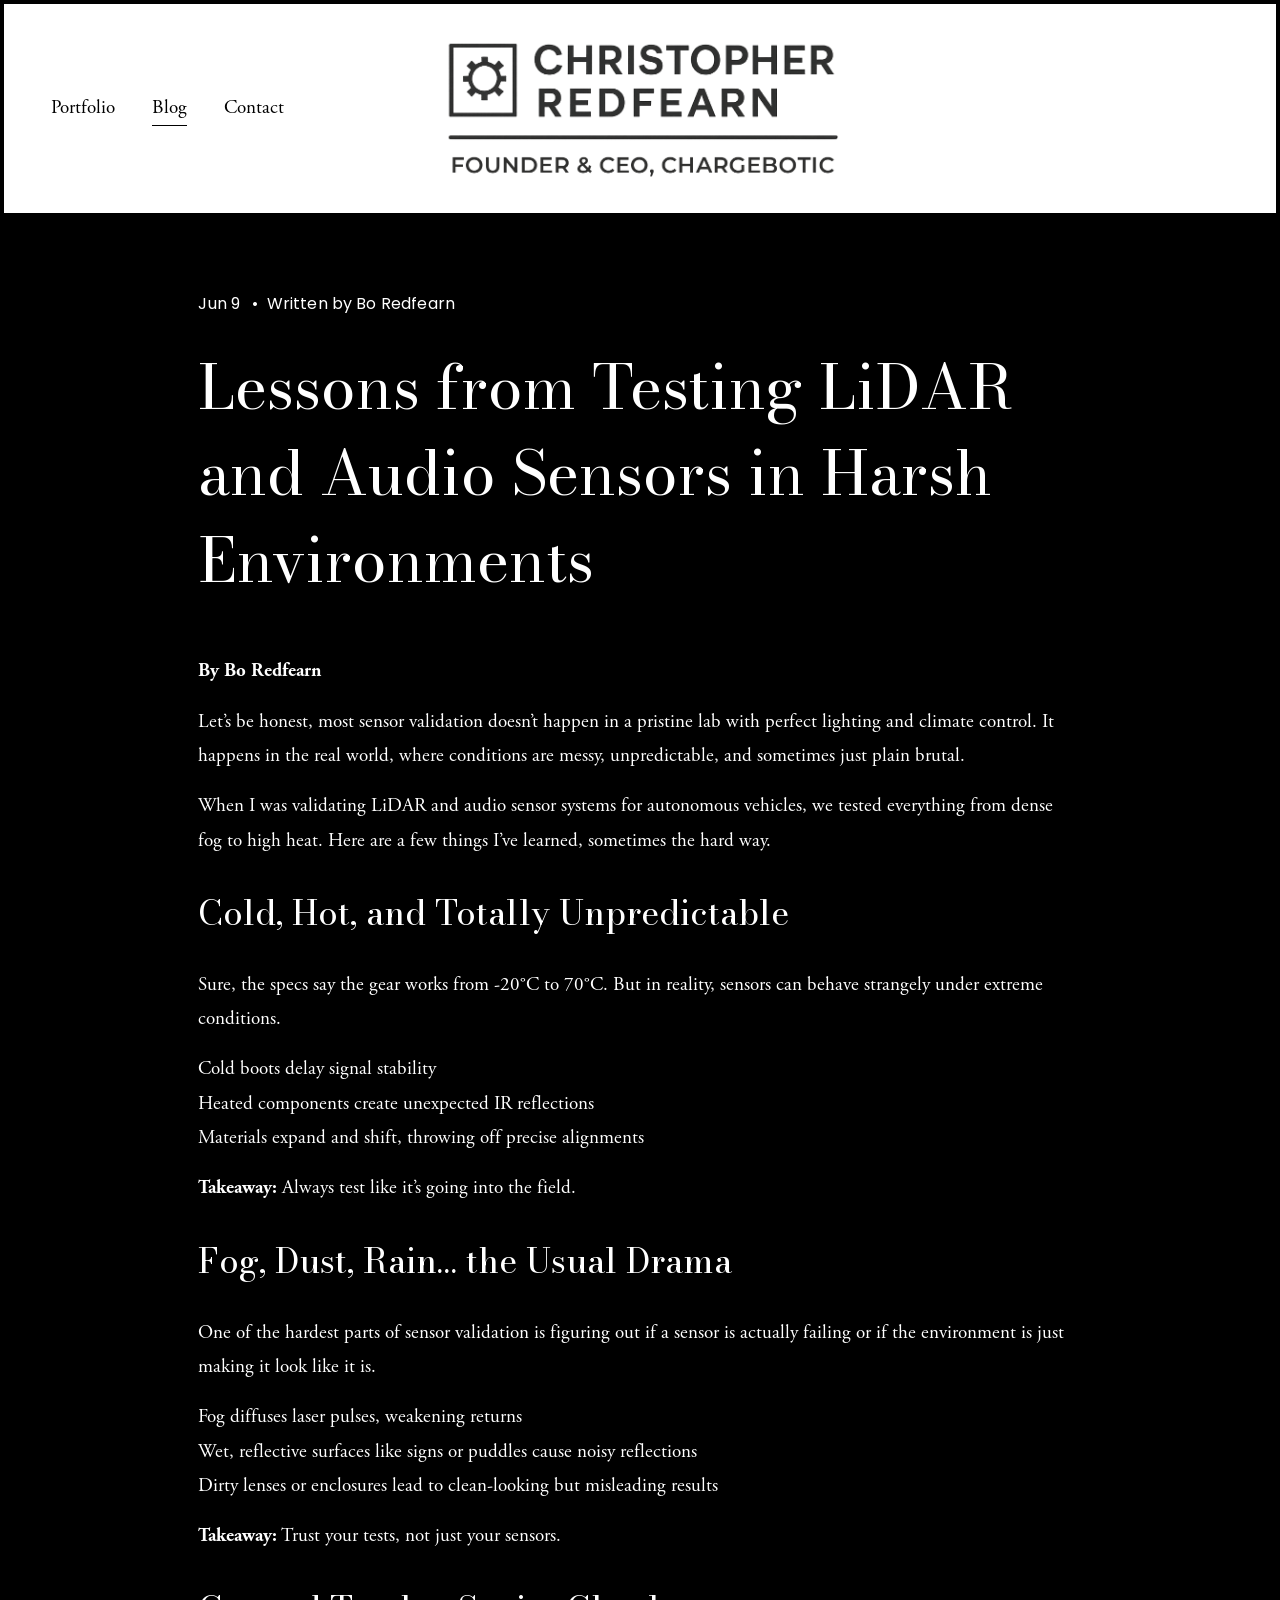
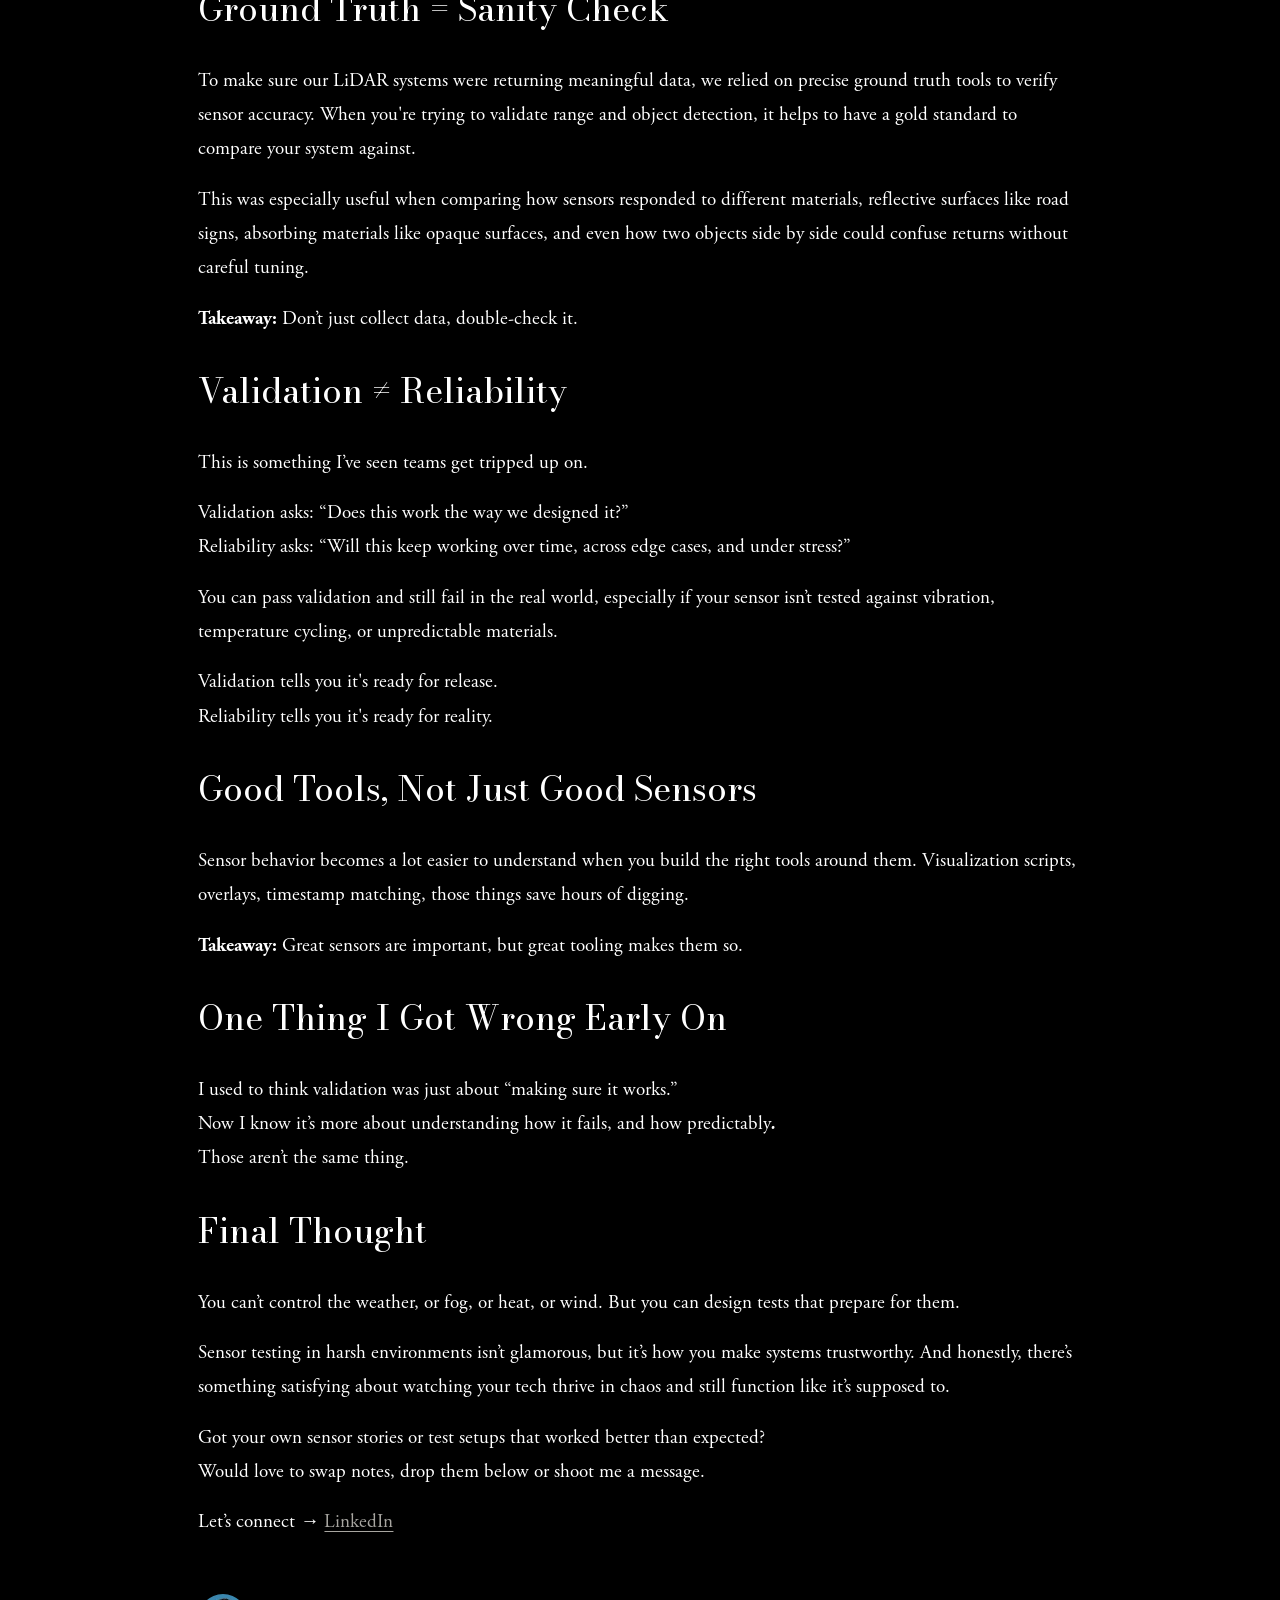
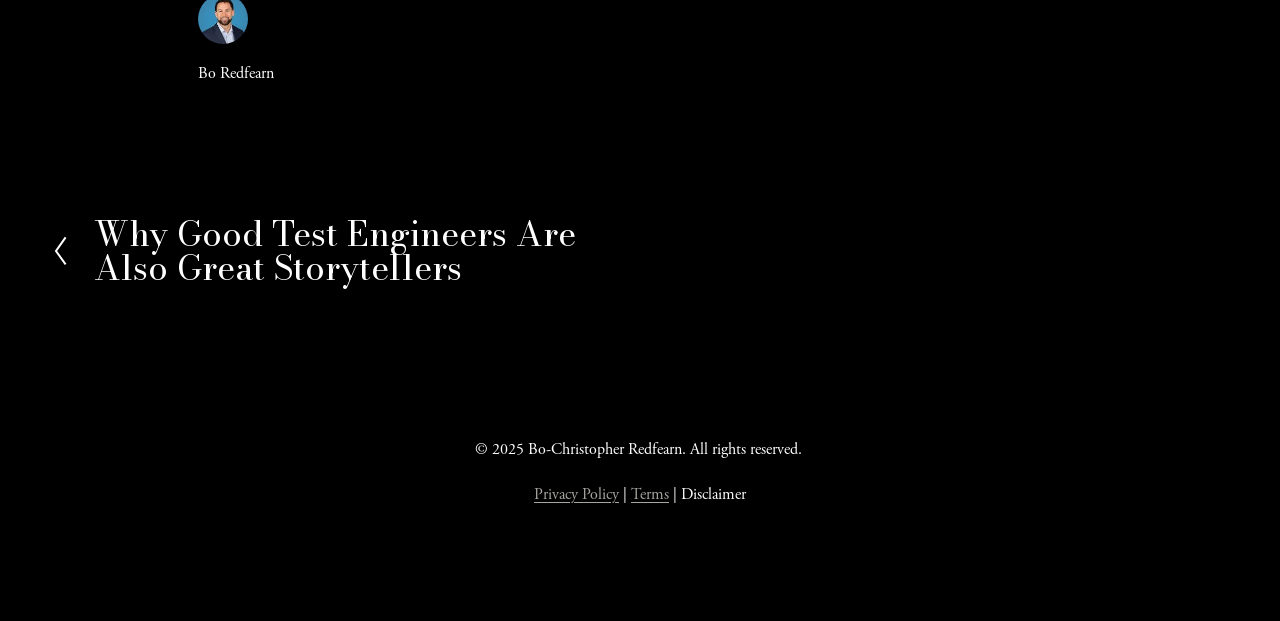
<file: blog/vl89vmlkxdkj1cpebmc7bamncoc7ri/index.html>
<!DOCTYPE html><html xmlns:og="http://opengraphprotocol.org/schema/" xmlns:fb="http://www.facebook.com/2008/fbml" lang="en-US" class="wf-adobegaramondpro-i7-active wf-adobegaramondpro-n7-active wf-adobegaramondpro-n4-active wf-active yui3-js-enabled js flexbox canvas canvastext webgl no-touch hashchange history draganddrop rgba hsla multiplebgs backgroundsize borderimage borderradius boxshadow textshadow opacity cssanimations csscolumns cssgradients cssreflections csstransforms no-csstransforms3d csstransitions video audio svg inlinesvg svgclippaths" style="--header-height: 244.390625px; scroll-behavior: smooth; --header-fixed-top-offset: 209.828125px; scroll-padding-top: 244.391px;"><head>
    <meta http-equiv="X-UA-Compatible" content="IE=edge,chrome=1">
    <meta name="viewport" content="width=device-width, initial-scale=1">
    <!-- This is Squarespace. --><!-- bat-seahorse-wntn -->
<base href="">
<meta charset="utf-8">
<title>Lessons from Testing LiDAR and Audio Sensors in Harsh Environments — Christopher Redfearn | Founder &amp; CEO, Chargebotic</title>
<meta http-equiv="Accept-CH" content="Sec-CH-UA-Platform-Version, Sec-CH-UA-Model"><link rel="icon" type="image/x-icon" href="/assets/f6f9150717e1ac7b.ico">
<link rel="canonical" href="/blog/vl89vmlkxdkj1cpebmc7bamncoc7ri">
<meta property="og:site_name" content="Christopher Redfearn | Founder &amp; CEO, Chargebotic">
<meta property="og:title" content="Lessons from Testing LiDAR and Audio Sensors in Harsh Environments — Christopher Redfearn | Founder &amp; CEO, Chargebotic">
<meta property="og:latitude" content="40.7207559">
<meta property="og:longitude" content="-74.0007613">
<meta property="og:locality" content="">
<meta property="og:url" content="/blog/vl89vmlkxdkj1cpebmc7bamncoc7ri">
<meta property="og:type" content="article">
<meta property="og:description" content="By Bo Redfearn   Let’s be honest, most sensor validation doesn’t happen in a pristine lab with perfect lighting and climate control. It happens in the real world, where conditions are messy, unpredictable, and sometimes just plain brutal.  When I was validating LiDAR and audio sensor systems for aut">
<meta itemprop="name" content="Lessons from Testing LiDAR and Audio Sensors in Harsh Environments — Christopher Redfearn | Founder &amp; CEO, Chargebotic">
<meta itemprop="url" content="/blog/vl89vmlkxdkj1cpebmc7bamncoc7ri">
<meta itemprop="description" content="By Bo Redfearn   Let’s be honest, most sensor validation doesn’t happen in a pristine lab with perfect lighting and climate control. It happens in the real world, where conditions are messy, unpredictable, and sometimes just plain brutal.  When I was validating LiDAR and audio sensor systems for aut">
<meta itemprop="author" content="Bo Redfearn">
<meta itemprop="datePublished" content="2025-06-09T19:49:55-0700">
<meta itemprop="dateModified" content="2025-06-09T19:49:56-0700">
<meta itemprop="headline" content="Lessons from Testing LiDAR and Audio Sensors in Harsh Environments">
<meta itemprop="publisher" content="Christopher Redfearn | Founder &amp; CEO, Chargebotic">
<meta name="twitter:title" content="Lessons from Testing LiDAR and Audio Sensors in Harsh Environments — Christopher Redfearn | Founder &amp; CEO, Chargebotic">
<meta name="twitter:url" content="/blog/vl89vmlkxdkj1cpebmc7bamncoc7ri">
<meta name="twitter:card" content="summary">
<meta name="twitter:description" content="By Bo Redfearn   Let’s be honest, most sensor validation doesn’t happen in a pristine lab with perfect lighting and climate control. It happens in the real world, where conditions are messy, unpredictable, and sometimes just plain brutal.  When I was validating LiDAR and audio sensor systems for aut">
<meta name="description" content="">





<style>@keyframes fonts-loading { 0%, 99% { color: transparent; } } html.wf-loading * { animation: fonts-loading 3s; }</style>

<style data-sqsp-font-ids="6a3126957d426c0f4007ee6c,6a3139e4691a2d058d1a1be6">
/* math */
@font-face {
  font-family: 'Bodoni Moda';
  font-style: normal;
  font-weight: 700;
  font-display: swap;
  src: url('/assets/ab58a1b2ef4b4738.woff2') format('woff2');
  unicode-range: U+0302-0303, U+0305, U+0307-0308, U+0310, U+0312, U+0315, U+031A, U+0326-0327, U+032C, U+032F-0330, U+0332-0333, U+0338, U+033A, U+0346, U+034D, U+0391-03A1, U+03A3-03A9, U+03B1-03C9, U+03D1, U+03D5-03D6, U+03F0-03F1, U+03F4-03F5, U+2016-2017, U+2034-2038, U+203C, U+2040, U+2043, U+2047, U+2050, U+2057, U+205F, U+2070-2071, U+2074-208E, U+2090-209C, U+20D0-20DC, U+20E1, U+20E5-20EF, U+2100-2112, U+2114-2115, U+2117-2121, U+2123-214F, U+2190, U+2192, U+2194-21AE, U+21B0-21E5, U+21F1-21F2, U+21F4-2211, U+2213-2214, U+2216-22FF, U+2308-230B, U+2310, U+2319, U+231C-2321, U+2336-237A, U+237C, U+2395, U+239B-23B7, U+23D0, U+23DC-23E1, U+2474-2475, U+25AF, U+25B3, U+25B7, U+25BD, U+25C1, U+25CA, U+25CC, U+25FB, U+266D-266F, U+27C0-27FF, U+2900-2AFF, U+2B0E-2B11, U+2B30-2B4C, U+2BFE, U+3030, U+FF5B, U+FF5D, U+1D400-1D7FF, U+1EE00-1EEFF;
}
/* latin */
@font-face {
  font-family: 'Bodoni Moda';
  font-style: normal;
  font-weight: 700;
  font-display: swap;
  src: url('/assets/f8fa4c29ae0fd043.woff2') format('woff2');
  unicode-range: U+0000-00FF, U+0131, U+0152-0153, U+02BB-02BC, U+02C6, U+02DA, U+02DC, U+0304, U+0308, U+0329, U+2000-206F, U+20AC, U+2122, U+2191, U+2193, U+2212, U+2215, U+FEFF, U+FFFD;
}
/* symbols */
@font-face {
  font-family: 'Bodoni Moda';
  font-style: normal;
  font-weight: 700;
  font-display: swap;
  src: url('/assets/dbddb34c991b50cf.woff2') format('woff2');
  unicode-range: U+0001-000C, U+000E-001F, U+007F-009F, U+20DD-20E0, U+20E2-20E4, U+2150-218F, U+2190, U+2192, U+2194-2199, U+21AF, U+21E6-21F0, U+21F3, U+2218-2219, U+2299, U+22C4-22C6, U+2300-243F, U+2440-244A, U+2460-24FF, U+25A0-27BF, U+2800-28FF, U+2921-2922, U+2981, U+29BF, U+29EB, U+2B00-2BFF, U+4DC0-4DFF, U+FFF9-FFFB, U+10140-1018E, U+10190-1019C, U+101A0, U+101D0-101FD, U+102E0-102FB, U+10E60-10E7E, U+1D2C0-1D2D3, U+1D2E0-1D37F, U+1F000-1F0FF, U+1F100-1F1AD, U+1F1E6-1F1FF, U+1F30D-1F30F, U+1F315, U+1F31C, U+1F31E, U+1F320-1F32C, U+1F336, U+1F378, U+1F37D, U+1F382, U+1F393-1F39F, U+1F3A7-1F3A8, U+1F3AC-1F3AF, U+1F3C2, U+1F3C4-1F3C6, U+1F3CA-1F3CE, U+1F3D4-1F3E0, U+1F3ED, U+1F3F1-1F3F3, U+1F3F5-1F3F7, U+1F408, U+1F415, U+1F41F, U+1F426, U+1F43F, U+1F441-1F442, U+1F444, U+1F446-1F449, U+1F44C-1F44E, U+1F453, U+1F46A, U+1F47D, U+1F4A3, U+1F4B0, U+1F4B3, U+1F4B9, U+1F4BB, U+1F4BF, U+1F4C8-1F4CB, U+1F4D6, U+1F4DA, U+1F4DF, U+1F4E3-1F4E6, U+1F4EA-1F4ED, U+1F4F7, U+1F4F9-1F4FB, U+1F4FD-1F4FE, U+1F503, U+1F507-1F50B, U+1F50D, U+1F512-1F513, U+1F53E-1F54A, U+1F54F-1F5FA, U+1F610, U+1F650-1F67F, U+1F687, U+1F68D, U+1F691, U+1F694, U+1F698, U+1F6AD, U+1F6B2, U+1F6B9-1F6BA, U+1F6BC, U+1F6C6-1F6CF, U+1F6D3-1F6D7, U+1F6E0-1F6EA, U+1F6F0-1F6F3, U+1F6F7-1F6FC, U+1F700-1F7FF, U+1F800-1F80B, U+1F810-1F847, U+1F850-1F859, U+1F860-1F887, U+1F890-1F8AD, U+1F8B0-1F8BB, U+1F8C0-1F8C1, U+1F900-1F90B, U+1F93B, U+1F946, U+1F984, U+1F996, U+1F9E9, U+1FA00-1FA6F, U+1FA70-1FA7C, U+1FA80-1FA89, U+1FA8F-1FAC6, U+1FACE-1FADC, U+1FADF-1FAE9, U+1FAF0-1FAF8, U+1FB00-1FBFF;
}
/* latin-ext */
@font-face {
  font-family: 'Bodoni Moda';
  font-style: normal;
  font-weight: 700;
  font-display: swap;
  src: url('/assets/7aa6e1bb97c9e32d.woff2') format('woff2');
  unicode-range: U+0100-02BA, U+02BD-02C5, U+02C7-02CC, U+02CE-02D7, U+02DD-02FF, U+0304, U+0308, U+0329, U+1D00-1DBF, U+1E00-1E9F, U+1EF2-1EFF, U+2020, U+20A0-20AB, U+20AD-20C0, U+2113, U+2C60-2C7F, U+A720-A7FF;
}
/* latin */
@font-face {
  font-family: 'Poppins';
  font-style: normal;
  font-weight: 700;
  font-display: swap;
  src: url('/assets/738b906443717af4.woff2') format('woff2');
  unicode-range: U+0000-00FF, U+0131, U+0152-0153, U+02BB-02BC, U+02C6, U+02DA, U+02DC, U+0304, U+0308, U+0329, U+2000-206F, U+20AC, U+2122, U+2191, U+2193, U+2212, U+2215, U+FEFF, U+FFFD;
}
/* devanagari */
@font-face {
  font-family: 'Poppins';
  font-style: normal;
  font-weight: 700;
  font-display: swap;
  src: url('/assets/9ff842352d5ff859.woff2') format('woff2');
  unicode-range: U+0900-097F, U+1CD0-1CF9, U+200C-200D, U+20A8, U+20B9, U+20F0, U+25CC, U+A830-A839, U+A8E0-A8FF, U+11B00-11B09;
}
/* latin-ext */
@font-face {
  font-family: 'Poppins';
  font-style: normal;
  font-weight: 700;
  font-display: swap;
  src: url('/assets/d740d3fc0d05905d.woff2') format('woff2');
  unicode-range: U+0100-02BA, U+02BD-02C5, U+02C7-02CC, U+02CE-02D7, U+02DD-02FF, U+0304, U+0308, U+0329, U+1D00-1DBF, U+1E00-1E9F, U+1EF2-1EFF, U+2020, U+20A0-20AB, U+20AD-20C0, U+2113, U+2C60-2C7F, U+A720-A7FF;
}
/* latin-ext */
@font-face {
  font-family: 'Poppins';
  font-style: italic;
  font-weight: 700;
  font-display: swap;
  src: url('/assets/3dbc0a3a10454c5c.woff2') format('woff2');
  unicode-range: U+0100-02BA, U+02BD-02C5, U+02C7-02CC, U+02CE-02D7, U+02DD-02FF, U+0304, U+0308, U+0329, U+1D00-1DBF, U+1E00-1E9F, U+1EF2-1EFF, U+2020, U+20A0-20AB, U+20AD-20C0, U+2113, U+2C60-2C7F, U+A720-A7FF;
}
/* devanagari */
@font-face {
  font-family: 'Poppins';
  font-style: italic;
  font-weight: 700;
  font-display: swap;
  src: url('/assets/5b0dd19e1598408f.woff2') format('woff2');
  unicode-range: U+0900-097F, U+1CD0-1CF9, U+200C-200D, U+20A8, U+20B9, U+20F0, U+25CC, U+A830-A839, U+A8E0-A8FF, U+11B00-11B09;
}
/* latin */
@font-face {
  font-family: 'Poppins';
  font-style: italic;
  font-weight: 700;
  font-display: swap;
  src: url('/assets/35d7309a06e6aeb8.woff2') format('woff2');
  unicode-range: U+0000-00FF, U+0131, U+0152-0153, U+02BB-02BC, U+02C6, U+02DA, U+02DC, U+0304, U+0308, U+0329, U+2000-206F, U+20AC, U+2122, U+2191, U+2193, U+2212, U+2215, U+FEFF, U+FFFD;
}
/* latin-ext */
@font-face {
  font-family: 'Poppins';
  font-style: italic;
  font-weight: 400;
  font-display: swap;
  src: url('/assets/e8e02c8c08f92d77.woff2') format('woff2');
  unicode-range: U+0100-02BA, U+02BD-02C5, U+02C7-02CC, U+02CE-02D7, U+02DD-02FF, U+0304, U+0308, U+0329, U+1D00-1DBF, U+1E00-1E9F, U+1EF2-1EFF, U+2020, U+20A0-20AB, U+20AD-20C0, U+2113, U+2C60-2C7F, U+A720-A7FF;
}
/* latin */
@font-face {
  font-family: 'Poppins';
  font-style: italic;
  font-weight: 400;
  font-display: swap;
  src: url('/assets/d65b8c06118e5c77.woff2') format('woff2');
  unicode-range: U+0000-00FF, U+0131, U+0152-0153, U+02BB-02BC, U+02C6, U+02DA, U+02DC, U+0304, U+0308, U+0329, U+2000-206F, U+20AC, U+2122, U+2191, U+2193, U+2212, U+2215, U+FEFF, U+FFFD;
}
/* devanagari */
@font-face {
  font-family: 'Poppins';
  font-style: italic;
  font-weight: 400;
  font-display: swap;
  src: url('/assets/f319ce36470b2554.woff2') format('woff2');
  unicode-range: U+0900-097F, U+1CD0-1CF9, U+200C-200D, U+20A8, U+20B9, U+20F0, U+25CC, U+A830-A839, U+A8E0-A8FF, U+11B00-11B09;
}
/* math */
@font-face {
  font-family: 'Bodoni Moda';
  font-style: italic;
  font-weight: 700;
  font-display: swap;
  src: url('/assets/d655c128f980f53b.woff2') format('woff2');
  unicode-range: U+0302-0303, U+0305, U+0307-0308, U+0310, U+0312, U+0315, U+031A, U+0326-0327, U+032C, U+032F-0330, U+0332-0333, U+0338, U+033A, U+0346, U+034D, U+0391-03A1, U+03A3-03A9, U+03B1-03C9, U+03D1, U+03D5-03D6, U+03F0-03F1, U+03F4-03F5, U+2016-2017, U+2034-2038, U+203C, U+2040, U+2043, U+2047, U+2050, U+2057, U+205F, U+2070-2071, U+2074-208E, U+2090-209C, U+20D0-20DC, U+20E1, U+20E5-20EF, U+2100-2112, U+2114-2115, U+2117-2121, U+2123-214F, U+2190, U+2192, U+2194-21AE, U+21B0-21E5, U+21F1-21F2, U+21F4-2211, U+2213-2214, U+2216-22FF, U+2308-230B, U+2310, U+2319, U+231C-2321, U+2336-237A, U+237C, U+2395, U+239B-23B7, U+23D0, U+23DC-23E1, U+2474-2475, U+25AF, U+25B3, U+25B7, U+25BD, U+25C1, U+25CA, U+25CC, U+25FB, U+266D-266F, U+27C0-27FF, U+2900-2AFF, U+2B0E-2B11, U+2B30-2B4C, U+2BFE, U+3030, U+FF5B, U+FF5D, U+1D400-1D7FF, U+1EE00-1EEFF;
}
/* latin-ext */
@font-face {
  font-family: 'Bodoni Moda';
  font-style: italic;
  font-weight: 700;
  font-display: swap;
  src: url('/assets/d22c85ced77075d0.woff2') format('woff2');
  unicode-range: U+0100-02BA, U+02BD-02C5, U+02C7-02CC, U+02CE-02D7, U+02DD-02FF, U+0304, U+0308, U+0329, U+1D00-1DBF, U+1E00-1E9F, U+1EF2-1EFF, U+2020, U+20A0-20AB, U+20AD-20C0, U+2113, U+2C60-2C7F, U+A720-A7FF;
}
/* latin */
@font-face {
  font-family: 'Bodoni Moda';
  font-style: italic;
  font-weight: 700;
  font-display: swap;
  src: url('/assets/7f8d2ffa83fec4c1.woff2') format('woff2');
  unicode-range: U+0000-00FF, U+0131, U+0152-0153, U+02BB-02BC, U+02C6, U+02DA, U+02DC, U+0304, U+0308, U+0329, U+2000-206F, U+20AC, U+2122, U+2191, U+2193, U+2212, U+2215, U+FEFF, U+FFFD;
}
/* symbols */
@font-face {
  font-family: 'Bodoni Moda';
  font-style: italic;
  font-weight: 700;
  font-display: swap;
  src: url('/assets/b480bc3139e97af6.woff2') format('woff2');
  unicode-range: U+0001-000C, U+000E-001F, U+007F-009F, U+20DD-20E0, U+20E2-20E4, U+2150-218F, U+2190, U+2192, U+2194-2199, U+21AF, U+21E6-21F0, U+21F3, U+2218-2219, U+2299, U+22C4-22C6, U+2300-243F, U+2440-244A, U+2460-24FF, U+25A0-27BF, U+2800-28FF, U+2921-2922, U+2981, U+29BF, U+29EB, U+2B00-2BFF, U+4DC0-4DFF, U+FFF9-FFFB, U+10140-1018E, U+10190-1019C, U+101A0, U+101D0-101FD, U+102E0-102FB, U+10E60-10E7E, U+1D2C0-1D2D3, U+1D2E0-1D37F, U+1F000-1F0FF, U+1F100-1F1AD, U+1F1E6-1F1FF, U+1F30D-1F30F, U+1F315, U+1F31C, U+1F31E, U+1F320-1F32C, U+1F336, U+1F378, U+1F37D, U+1F382, U+1F393-1F39F, U+1F3A7-1F3A8, U+1F3AC-1F3AF, U+1F3C2, U+1F3C4-1F3C6, U+1F3CA-1F3CE, U+1F3D4-1F3E0, U+1F3ED, U+1F3F1-1F3F3, U+1F3F5-1F3F7, U+1F408, U+1F415, U+1F41F, U+1F426, U+1F43F, U+1F441-1F442, U+1F444, U+1F446-1F449, U+1F44C-1F44E, U+1F453, U+1F46A, U+1F47D, U+1F4A3, U+1F4B0, U+1F4B3, U+1F4B9, U+1F4BB, U+1F4BF, U+1F4C8-1F4CB, U+1F4D6, U+1F4DA, U+1F4DF, U+1F4E3-1F4E6, U+1F4EA-1F4ED, U+1F4F7, U+1F4F9-1F4FB, U+1F4FD-1F4FE, U+1F503, U+1F507-1F50B, U+1F50D, U+1F512-1F513, U+1F53E-1F54A, U+1F54F-1F5FA, U+1F610, U+1F650-1F67F, U+1F687, U+1F68D, U+1F691, U+1F694, U+1F698, U+1F6AD, U+1F6B2, U+1F6B9-1F6BA, U+1F6BC, U+1F6C6-1F6CF, U+1F6D3-1F6D7, U+1F6E0-1F6EA, U+1F6F0-1F6F3, U+1F6F7-1F6FC, U+1F700-1F7FF, U+1F800-1F80B, U+1F810-1F847, U+1F850-1F859, U+1F860-1F887, U+1F890-1F8AD, U+1F8B0-1F8BB, U+1F8C0-1F8C1, U+1F900-1F90B, U+1F93B, U+1F946, U+1F984, U+1F996, U+1F9E9, U+1FA00-1FA6F, U+1FA70-1FA7C, U+1FA80-1FA89, U+1FA8F-1FAC6, U+1FACE-1FADC, U+1FADF-1FAE9, U+1FAF0-1FAF8, U+1FB00-1FBFF;
}
/* latin */
@font-face {
  font-family: 'Bodoni Moda';
  font-style: normal;
  font-weight: 400;
  font-display: swap;
  src: url('/assets/578d3974a5f9892a.woff2') format('woff2');
  unicode-range: U+0000-00FF, U+0131, U+0152-0153, U+02BB-02BC, U+02C6, U+02DA, U+02DC, U+0304, U+0308, U+0329, U+2000-206F, U+20AC, U+2122, U+2191, U+2193, U+2212, U+2215, U+FEFF, U+FFFD;
}
/* latin-ext */
@font-face {
  font-family: 'Bodoni Moda';
  font-style: normal;
  font-weight: 400;
  font-display: swap;
  src: url('/assets/acab89b6caafd4e6.woff2') format('woff2');
  unicode-range: U+0100-02BA, U+02BD-02C5, U+02C7-02CC, U+02CE-02D7, U+02DD-02FF, U+0304, U+0308, U+0329, U+1D00-1DBF, U+1E00-1E9F, U+1EF2-1EFF, U+2020, U+20A0-20AB, U+20AD-20C0, U+2113, U+2C60-2C7F, U+A720-A7FF;
}
/* symbols */
@font-face {
  font-family: 'Bodoni Moda';
  font-style: normal;
  font-weight: 400;
  font-display: swap;
  src: url('/assets/5623e8b5ea9bf6d5.woff2') format('woff2');
  unicode-range: U+0001-000C, U+000E-001F, U+007F-009F, U+20DD-20E0, U+20E2-20E4, U+2150-218F, U+2190, U+2192, U+2194-2199, U+21AF, U+21E6-21F0, U+21F3, U+2218-2219, U+2299, U+22C4-22C6, U+2300-243F, U+2440-244A, U+2460-24FF, U+25A0-27BF, U+2800-28FF, U+2921-2922, U+2981, U+29BF, U+29EB, U+2B00-2BFF, U+4DC0-4DFF, U+FFF9-FFFB, U+10140-1018E, U+10190-1019C, U+101A0, U+101D0-101FD, U+102E0-102FB, U+10E60-10E7E, U+1D2C0-1D2D3, U+1D2E0-1D37F, U+1F000-1F0FF, U+1F100-1F1AD, U+1F1E6-1F1FF, U+1F30D-1F30F, U+1F315, U+1F31C, U+1F31E, U+1F320-1F32C, U+1F336, U+1F378, U+1F37D, U+1F382, U+1F393-1F39F, U+1F3A7-1F3A8, U+1F3AC-1F3AF, U+1F3C2, U+1F3C4-1F3C6, U+1F3CA-1F3CE, U+1F3D4-1F3E0, U+1F3ED, U+1F3F1-1F3F3, U+1F3F5-1F3F7, U+1F408, U+1F415, U+1F41F, U+1F426, U+1F43F, U+1F441-1F442, U+1F444, U+1F446-1F449, U+1F44C-1F44E, U+1F453, U+1F46A, U+1F47D, U+1F4A3, U+1F4B0, U+1F4B3, U+1F4B9, U+1F4BB, U+1F4BF, U+1F4C8-1F4CB, U+1F4D6, U+1F4DA, U+1F4DF, U+1F4E3-1F4E6, U+1F4EA-1F4ED, U+1F4F7, U+1F4F9-1F4FB, U+1F4FD-1F4FE, U+1F503, U+1F507-1F50B, U+1F50D, U+1F512-1F513, U+1F53E-1F54A, U+1F54F-1F5FA, U+1F610, U+1F650-1F67F, U+1F687, U+1F68D, U+1F691, U+1F694, U+1F698, U+1F6AD, U+1F6B2, U+1F6B9-1F6BA, U+1F6BC, U+1F6C6-1F6CF, U+1F6D3-1F6D7, U+1F6E0-1F6EA, U+1F6F0-1F6F3, U+1F6F7-1F6FC, U+1F700-1F7FF, U+1F800-1F80B, U+1F810-1F847, U+1F850-1F859, U+1F860-1F887, U+1F890-1F8AD, U+1F8B0-1F8BB, U+1F8C0-1F8C1, U+1F900-1F90B, U+1F93B, U+1F946, U+1F984, U+1F996, U+1F9E9, U+1FA00-1FA6F, U+1FA70-1FA7C, U+1FA80-1FA89, U+1FA8F-1FAC6, U+1FACE-1FADC, U+1FADF-1FAE9, U+1FAF0-1FAF8, U+1FB00-1FBFF;
}
/* math */
@font-face {
  font-family: 'Bodoni Moda';
  font-style: normal;
  font-weight: 400;
  font-display: swap;
  src: url('/assets/b57daa9d560f2320.woff2') format('woff2');
  unicode-range: U+0302-0303, U+0305, U+0307-0308, U+0310, U+0312, U+0315, U+031A, U+0326-0327, U+032C, U+032F-0330, U+0332-0333, U+0338, U+033A, U+0346, U+034D, U+0391-03A1, U+03A3-03A9, U+03B1-03C9, U+03D1, U+03D5-03D6, U+03F0-03F1, U+03F4-03F5, U+2016-2017, U+2034-2038, U+203C, U+2040, U+2043, U+2047, U+2050, U+2057, U+205F, U+2070-2071, U+2074-208E, U+2090-209C, U+20D0-20DC, U+20E1, U+20E5-20EF, U+2100-2112, U+2114-2115, U+2117-2121, U+2123-214F, U+2190, U+2192, U+2194-21AE, U+21B0-21E5, U+21F1-21F2, U+21F4-2211, U+2213-2214, U+2216-22FF, U+2308-230B, U+2310, U+2319, U+231C-2321, U+2336-237A, U+237C, U+2395, U+239B-23B7, U+23D0, U+23DC-23E1, U+2474-2475, U+25AF, U+25B3, U+25B7, U+25BD, U+25C1, U+25CA, U+25CC, U+25FB, U+266D-266F, U+27C0-27FF, U+2900-2AFF, U+2B0E-2B11, U+2B30-2B4C, U+2BFE, U+3030, U+FF5B, U+FF5D, U+1D400-1D7FF, U+1EE00-1EEFF;
}
/* math */
@font-face {
  font-family: 'Bodoni Moda';
  font-style: italic;
  font-weight: 400;
  font-display: swap;
  src: url('/assets/5d1b0fdc370d5fe9.woff2') format('woff2');
  unicode-range: U+0302-0303, U+0305, U+0307-0308, U+0310, U+0312, U+0315, U+031A, U+0326-0327, U+032C, U+032F-0330, U+0332-0333, U+0338, U+033A, U+0346, U+034D, U+0391-03A1, U+03A3-03A9, U+03B1-03C9, U+03D1, U+03D5-03D6, U+03F0-03F1, U+03F4-03F5, U+2016-2017, U+2034-2038, U+203C, U+2040, U+2043, U+2047, U+2050, U+2057, U+205F, U+2070-2071, U+2074-208E, U+2090-209C, U+20D0-20DC, U+20E1, U+20E5-20EF, U+2100-2112, U+2114-2115, U+2117-2121, U+2123-214F, U+2190, U+2192, U+2194-21AE, U+21B0-21E5, U+21F1-21F2, U+21F4-2211, U+2213-2214, U+2216-22FF, U+2308-230B, U+2310, U+2319, U+231C-2321, U+2336-237A, U+237C, U+2395, U+239B-23B7, U+23D0, U+23DC-23E1, U+2474-2475, U+25AF, U+25B3, U+25B7, U+25BD, U+25C1, U+25CA, U+25CC, U+25FB, U+266D-266F, U+27C0-27FF, U+2900-2AFF, U+2B0E-2B11, U+2B30-2B4C, U+2BFE, U+3030, U+FF5B, U+FF5D, U+1D400-1D7FF, U+1EE00-1EEFF;
}
/* latin-ext */
@font-face {
  font-family: 'Bodoni Moda';
  font-style: italic;
  font-weight: 400;
  font-display: swap;
  src: url('/assets/073b9c43ab031153.woff2') format('woff2');
  unicode-range: U+0100-02BA, U+02BD-02C5, U+02C7-02CC, U+02CE-02D7, U+02DD-02FF, U+0304, U+0308, U+0329, U+1D00-1DBF, U+1E00-1E9F, U+1EF2-1EFF, U+2020, U+20A0-20AB, U+20AD-20C0, U+2113, U+2C60-2C7F, U+A720-A7FF;
}
/* latin */
@font-face {
  font-family: 'Bodoni Moda';
  font-style: italic;
  font-weight: 400;
  font-display: swap;
  src: url('/assets/76e70bf572fa9464.woff2') format('woff2');
  unicode-range: U+0000-00FF, U+0131, U+0152-0153, U+02BB-02BC, U+02C6, U+02DA, U+02DC, U+0304, U+0308, U+0329, U+2000-206F, U+20AC, U+2122, U+2191, U+2193, U+2212, U+2215, U+FEFF, U+FFFD;
}
/* symbols */
@font-face {
  font-family: 'Bodoni Moda';
  font-style: italic;
  font-weight: 400;
  font-display: swap;
  src: url('/assets/608399eb45de8d73.woff2') format('woff2');
  unicode-range: U+0001-000C, U+000E-001F, U+007F-009F, U+20DD-20E0, U+20E2-20E4, U+2150-218F, U+2190, U+2192, U+2194-2199, U+21AF, U+21E6-21F0, U+21F3, U+2218-2219, U+2299, U+22C4-22C6, U+2300-243F, U+2440-244A, U+2460-24FF, U+25A0-27BF, U+2800-28FF, U+2921-2922, U+2981, U+29BF, U+29EB, U+2B00-2BFF, U+4DC0-4DFF, U+FFF9-FFFB, U+10140-1018E, U+10190-1019C, U+101A0, U+101D0-101FD, U+102E0-102FB, U+10E60-10E7E, U+1D2C0-1D2D3, U+1D2E0-1D37F, U+1F000-1F0FF, U+1F100-1F1AD, U+1F1E6-1F1FF, U+1F30D-1F30F, U+1F315, U+1F31C, U+1F31E, U+1F320-1F32C, U+1F336, U+1F378, U+1F37D, U+1F382, U+1F393-1F39F, U+1F3A7-1F3A8, U+1F3AC-1F3AF, U+1F3C2, U+1F3C4-1F3C6, U+1F3CA-1F3CE, U+1F3D4-1F3E0, U+1F3ED, U+1F3F1-1F3F3, U+1F3F5-1F3F7, U+1F408, U+1F415, U+1F41F, U+1F426, U+1F43F, U+1F441-1F442, U+1F444, U+1F446-1F449, U+1F44C-1F44E, U+1F453, U+1F46A, U+1F47D, U+1F4A3, U+1F4B0, U+1F4B3, U+1F4B9, U+1F4BB, U+1F4BF, U+1F4C8-1F4CB, U+1F4D6, U+1F4DA, U+1F4DF, U+1F4E3-1F4E6, U+1F4EA-1F4ED, U+1F4F7, U+1F4F9-1F4FB, U+1F4FD-1F4FE, U+1F503, U+1F507-1F50B, U+1F50D, U+1F512-1F513, U+1F53E-1F54A, U+1F54F-1F5FA, U+1F610, U+1F650-1F67F, U+1F687, U+1F68D, U+1F691, U+1F694, U+1F698, U+1F6AD, U+1F6B2, U+1F6B9-1F6BA, U+1F6BC, U+1F6C6-1F6CF, U+1F6D3-1F6D7, U+1F6E0-1F6EA, U+1F6F0-1F6F3, U+1F6F7-1F6FC, U+1F700-1F7FF, U+1F800-1F80B, U+1F810-1F847, U+1F850-1F859, U+1F860-1F887, U+1F890-1F8AD, U+1F8B0-1F8BB, U+1F8C0-1F8C1, U+1F900-1F90B, U+1F93B, U+1F946, U+1F984, U+1F996, U+1F9E9, U+1FA00-1FA6F, U+1FA70-1FA7C, U+1FA80-1FA89, U+1FA8F-1FAC6, U+1FACE-1FADC, U+1FADF-1FAE9, U+1FAF0-1FAF8, U+1FB00-1FBFF;
}
/* latin-ext */
@font-face {
  font-family: 'Poppins';
  font-style: normal;
  font-weight: 400;
  font-display: swap;
  src: url('/assets/48ab9aa71536a532.woff2') format('woff2');
  unicode-range: U+0100-02BA, U+02BD-02C5, U+02C7-02CC, U+02CE-02D7, U+02DD-02FF, U+0304, U+0308, U+0329, U+1D00-1DBF, U+1E00-1E9F, U+1EF2-1EFF, U+2020, U+20A0-20AB, U+20AD-20C0, U+2113, U+2C60-2C7F, U+A720-A7FF;
}
/* latin */
@font-face {
  font-family: 'Poppins';
  font-style: normal;
  font-weight: 400;
  font-display: swap;
  src: url('/assets/cb70f0a787af69e8.woff2') format('woff2');
  unicode-range: U+0000-00FF, U+0131, U+0152-0153, U+02BB-02BC, U+02C6, U+02DA, U+02DC, U+0304, U+0308, U+0329, U+2000-206F, U+20AC, U+2122, U+2191, U+2193, U+2212, U+2215, U+FEFF, U+FFFD;
}
/* devanagari */
@font-face {
  font-family: 'Poppins';
  font-style: normal;
  font-weight: 400;
  font-display: swap;
  src: url('/assets/204bab0e71f51d97.woff2') format('woff2');
  unicode-range: U+0900-097F, U+1CD0-1CF9, U+200C-200D, U+20A8, U+20B9, U+20F0, U+25CC, U+A830-A839, U+A8E0-A8FF, U+11B00-11B09;
}
</style>











<link rel="stylesheet" type="text/css" href="/assets/2d4893b4b0b81cf8.css"><link rel="stylesheet" type="text/css" href="/assets/004bae5a09a79b7e.css">
<link rel="stylesheet" type="text/css" href="/assets/03846e5f5dfdb9d9.css"><link rel="stylesheet" type="text/css" href="/assets/c973a94fb0a87ce4.css">
<!-- End of Squarespace Headers --><style type="text/css">@font-face{font-family:adobe-garamond-pro;src:url(/assets/c4b62acb965b9e2c) format("woff2"),url(/assets/ec1360e70e63f6dd) format("woff"),url(/assets/4b588d757da30f3c) format("opentype");font-weight:400;font-style:normal;font-stretch:normal;font-display:auto;}@font-face{font-family:adobe-garamond-pro;src:url(/assets/14ee299bc5087a7f) format("woff2"),url(/assets/7a5089219b4e0c14) format("woff"),url(/assets/976bc23a95b8754f) format("opentype");font-weight:700;font-style:normal;font-stretch:normal;font-display:auto;}@font-face{font-family:adobe-garamond-pro;src:url(/assets/dca25975e44f5cd6) format("woff2"),url(/assets/3656a9627a049fdf) format("woff"),url(/assets/85f8dbf6e62008dc) format("opentype");font-weight:700;font-style:italic;font-stretch:normal;font-display:auto;}</style>
  <link rel="stylesheet" type="text/css" href="/assets/9c52f5084fde2f22.css"><link rel="stylesheet" type="text/css" href="/assets/0c8f3b425444e690.css"></head>

  <body id="item-6833f5d8ff35e930c10c086f" class="primary-button-style-solid primary-button-shape-square secondary-button-style-solid secondary-button-shape-square tertiary-button-style-solid tertiary-button-shape-square form-field-style-solid form-field-shape-square form-field-border-all form-field-hover-focus-outline form-field-checkbox-type-icon form-field-checkbox-fill-solid form-field-checkbox-color-inverted form-field-checkbox-shape-square form-field-checkbox-layout-stack form-field-radio-type-icon form-field-radio-fill-solid form-field-radio-color-normal form-field-radio-shape-pill form-field-radio-layout-stack form-field-survey-fill-solid form-field-survey-color-normal form-field-survey-shape-pill form-submit-button-style-label tweak-global-animations-animation-type-none tweak-global-animations-animation-curve-ease image-block-poster-text-alignment-left image-block-card-content-position-center image-block-card-text-alignment-left image-block-overlap-content-position-center image-block-overlap-text-alignment-left image-block-collage-content-position-center image-block-collage-text-alignment-left image-block-stack-text-alignment-left tweak-blog-alternating-side-by-side-width-full tweak-blog-alternating-side-by-side-image-aspect-ratio-11-square tweak-blog-alternating-side-by-side-text-alignment-left tweak-blog-alternating-side-by-side-read-more-style-show tweak-blog-alternating-side-by-side-image-text-alignment-middle tweak-blog-alternating-side-by-side-delimiter-bullet tweak-blog-alternating-side-by-side-meta-position-top tweak-blog-alternating-side-by-side-primary-meta-categories tweak-blog-alternating-side-by-side-secondary-meta-date tweak-blog-alternating-side-by-side-excerpt-show form-use-theme-colors tweak-global-animations-complexity-level-detailed tweak-global-animations-animation-style-fade tweak-blog-masonry-width-inset tweak-blog-masonry-text-alignment-left tweak-blog-masonry-primary-meta-categories tweak-blog-masonry-secondary-meta-date tweak-blog-masonry-meta-position-top tweak-blog-masonry-read-more-style-show tweak-blog-masonry-delimiter-space tweak-blog-masonry-image-placement-above tweak-blog-masonry-excerpt-show tweak-portfolio-grid-overlay-width-full tweak-portfolio-grid-overlay-height-large tweak-portfolio-grid-overlay-image-aspect-ratio-11-square tweak-portfolio-grid-overlay-text-placement-center tweak-portfolio-grid-overlay-show-text-after-hover tweak-blog-single-column-width-inset tweak-blog-single-column-text-alignment-center tweak-blog-single-column-image-placement-above tweak-blog-single-column-delimiter-bullet tweak-blog-single-column-read-more-style-show tweak-blog-single-column-primary-meta-categories tweak-blog-single-column-secondary-meta-date tweak-blog-single-column-meta-position-top tweak-blog-single-column-content-full-post header-width-full  tweak-fixed-header tweak-fixed-header-style-basic tweak-blog-item-width-medium tweak-blog-item-text-alignment-left tweak-blog-item-meta-position-above-title tweak-blog-item-show-categories tweak-blog-item-show-date tweak-blog-item-show-author-name tweak-blog-item-show-author-profile tweak-blog-item-delimiter-bullet tweak-blog-side-by-side-width-inset tweak-blog-side-by-side-image-placement-left tweak-blog-side-by-side-image-aspect-ratio-11-square tweak-blog-side-by-side-primary-meta-categories tweak-blog-side-by-side-secondary-meta-date tweak-blog-side-by-side-meta-position-top tweak-blog-side-by-side-text-alignment-left tweak-blog-side-by-side-image-text-alignment-middle tweak-blog-side-by-side-read-more-style-show tweak-blog-side-by-side-delimiter-bullet tweak-blog-side-by-side-excerpt-show tweak-events-stacked-width-full tweak-events-stacked-height-large tweak-events-stacked-show-thumbnails tweak-events-stacked-thumbnail-size-32-standard tweak-events-stacked-date-style-with-text tweak-events-stacked-show-time tweak-events-stacked-show-location tweak-events-stacked-show-excerpt tweak-blog-basic-grid-width-full tweak-blog-basic-grid-image-aspect-ratio-32-standard tweak-blog-basic-grid-text-alignment-left tweak-blog-basic-grid-delimiter-bullet tweak-blog-basic-grid-image-placement-above tweak-blog-basic-grid-read-more-style-show tweak-blog-basic-grid-primary-meta-categories tweak-blog-basic-grid-secondary-meta-date tweak-blog-basic-grid-excerpt-show tweak-portfolio-grid-basic-width-full tweak-portfolio-grid-basic-height-small tweak-portfolio-grid-basic-image-aspect-ratio-11-square tweak-portfolio-grid-basic-text-alignment-left tweak-portfolio-grid-basic-hover-effect-fade header-overlay-alignment-center tweak-portfolio-index-background-link-format-stacked tweak-portfolio-index-background-width-full tweak-portfolio-index-background-height-large tweak-portfolio-index-background-vertical-alignment-middle tweak-portfolio-index-background-horizontal-alignment-center tweak-portfolio-index-background-delimiter-none tweak-portfolio-index-background-animation-type-fade tweak-portfolio-index-background-animation-duration-medium tweak-portfolio-hover-follow-layout-inline tweak-portfolio-hover-follow-delimiter-forward-slash tweak-portfolio-hover-follow-animation-type-fade tweak-portfolio-hover-follow-animation-duration-medium tweak-portfolio-hover-static-layout-stacked tweak-portfolio-hover-static-delimiter-forward-slash tweak-portfolio-hover-static-animation-type-scale-up tweak-portfolio-hover-static-animation-duration-medium hide-opentable-icons opentable-style-dark tweak-product-quick-view-button-style-floating tweak-product-quick-view-button-position-bottom tweak-product-quick-view-lightbox-excerpt-display-truncate tweak-product-quick-view-lightbox-show-arrows tweak-product-quick-view-lightbox-show-close-button tweak-product-quick-view-lightbox-controls-weight-light native-currency-code-usd collection-6822e4a40c4831114055b0f3 view-item collection-layout-default collection-type-blog-basic-grid mobile-style-available sqs-seven-one
      
        
          
            
          
        
      
     seven-one-global-animations" tabindex="-1" data-animation-state="booted">
    <div id="siteWrapper" class="clearfix site-wrapper">
      
        <div id="floatingCart" class="floating-cart hidden">
          
        </div>
      

      












  <header data-test="header" id="header" class="header theme-col--primary" data-section-theme="" data-controller="Header" data-current-styles="{
&quot;layout&quot;: &quot;brandingCenter&quot;,
&quot;action&quot;: {
&quot;buttonText&quot;: &quot;Get Started&quot;,
&quot;newWindow&quot;: false
},
&quot;showSocial&quot;: false,
&quot;socialOptions&quot;: {
&quot;socialBorderShape&quot;: &quot;none&quot;,
&quot;socialBorderStyle&quot;: &quot;outline&quot;,
&quot;socialBorderThickness&quot;: {
&quot;unit&quot;: &quot;px&quot;,
&quot;value&quot;: 1.0
}
},
&quot;menuOverlayAnimation&quot;: &quot;fade&quot;,
&quot;cartStyle&quot;: &quot;cart&quot;,
&quot;cartText&quot;: &quot;Cart&quot;,
&quot;showEmptyCartState&quot;: true,
&quot;cartOptions&quot;: {
&quot;iconType&quot;: &quot;solid-7&quot;,
&quot;cartBorderShape&quot;: &quot;none&quot;,
&quot;cartBorderStyle&quot;: &quot;outline&quot;,
&quot;cartBorderThickness&quot;: {
&quot;unit&quot;: &quot;px&quot;,
&quot;value&quot;: 1.0
}
},
&quot;showButton&quot;: false,
&quot;showCart&quot;: false,
&quot;showAccountLogin&quot;: false,
&quot;headerStyle&quot;: &quot;solid&quot;,
&quot;languagePicker&quot;: {
&quot;enabled&quot;: false,
&quot;iconEnabled&quot;: false,
&quot;iconType&quot;: &quot;globe&quot;,
&quot;flagShape&quot;: &quot;shiny&quot;,
&quot;languageFlags&quot;: [ ]
},
&quot;iconOptions&quot;: {
&quot;desktopDropdownIconOptions&quot;: {
&quot;size&quot;: {
&quot;unit&quot;: &quot;em&quot;,
&quot;value&quot;: 1.0
},
&quot;iconSpacing&quot;: {
&quot;unit&quot;: &quot;em&quot;,
&quot;value&quot;: 0.35
},
&quot;strokeWidth&quot;: {
&quot;unit&quot;: &quot;px&quot;,
&quot;value&quot;: 1.0
},
&quot;endcapType&quot;: &quot;square&quot;,
&quot;folderDropdownIcon&quot;: &quot;none&quot;,
&quot;languagePickerIcon&quot;: &quot;openArrowHead&quot;
},
&quot;mobileDropdownIconOptions&quot;: {
&quot;size&quot;: {
&quot;unit&quot;: &quot;em&quot;,
&quot;value&quot;: 1.0
},
&quot;iconSpacing&quot;: {
&quot;unit&quot;: &quot;em&quot;,
&quot;value&quot;: 0.15
},
&quot;strokeWidth&quot;: {
&quot;unit&quot;: &quot;px&quot;,
&quot;value&quot;: 0.5
},
&quot;endcapType&quot;: &quot;square&quot;,
&quot;folderDropdownIcon&quot;: &quot;openArrowHead&quot;,
&quot;languagePickerIcon&quot;: &quot;openArrowHead&quot;
}
},
&quot;mobileOptions&quot;: {
&quot;layout&quot;: &quot;logoLeftNavRight&quot;,
&quot;menuIconOptions&quot;: {
&quot;style&quot;: &quot;plus&quot;,
&quot;thickness&quot;: {
&quot;unit&quot;: &quot;px&quot;,
&quot;value&quot;: 3.0
}
}
},
&quot;solidOptions&quot;: {
&quot;headerOpacity&quot;: {
&quot;unit&quot;: &quot;%&quot;,
&quot;value&quot;: 100.0
},
&quot;blurBackground&quot;: {
&quot;enabled&quot;: false,
&quot;blurRadius&quot;: {
&quot;unit&quot;: &quot;px&quot;,
&quot;value&quot;: 12.0
}
},
&quot;backgroundColor&quot;: {
&quot;type&quot;: &quot;SITE_PALETTE_COLOR&quot;,
&quot;sitePaletteColor&quot;: {
&quot;colorName&quot;: &quot;white&quot;,
&quot;alphaModifier&quot;: 1.0
}
},
&quot;navigationColor&quot;: {
&quot;type&quot;: &quot;SITE_PALETTE_COLOR&quot;,
&quot;sitePaletteColor&quot;: {
&quot;colorName&quot;: &quot;black&quot;,
&quot;alphaModifier&quot;: 1.0
}
}
},
&quot;gradientOptions&quot;: {
&quot;gradientType&quot;: &quot;faded&quot;,
&quot;headerOpacity&quot;: {
&quot;unit&quot;: &quot;%&quot;,
&quot;value&quot;: 90.0
},
&quot;blurBackground&quot;: {
&quot;enabled&quot;: false,
&quot;blurRadius&quot;: {
&quot;unit&quot;: &quot;px&quot;,
&quot;value&quot;: 12.0
}
},
&quot;backgroundColor&quot;: {
&quot;type&quot;: &quot;SITE_PALETTE_COLOR&quot;,
&quot;sitePaletteColor&quot;: {
&quot;colorName&quot;: &quot;white&quot;,
&quot;alphaModifier&quot;: 1.0
}
},
&quot;navigationColor&quot;: {
&quot;type&quot;: &quot;SITE_PALETTE_COLOR&quot;,
&quot;sitePaletteColor&quot;: {
&quot;colorName&quot;: &quot;black&quot;,
&quot;alphaModifier&quot;: 1.0
}
}
},
&quot;dropShadowOptions&quot;: {
&quot;enabled&quot;: true,
&quot;blur&quot;: {
&quot;unit&quot;: &quot;px&quot;,
&quot;value&quot;: 12.0
},
&quot;spread&quot;: {
&quot;unit&quot;: &quot;px&quot;,
&quot;value&quot;: 0.0
},
&quot;distance&quot;: {
&quot;unit&quot;: &quot;px&quot;,
&quot;value&quot;: 13.0
}
},
&quot;borderOptions&quot;: {
&quot;enabled&quot;: true,
&quot;position&quot;: &quot;allSides&quot;,
&quot;thickness&quot;: {
&quot;unit&quot;: &quot;px&quot;,
&quot;value&quot;: 4.0
},
&quot;color&quot;: {
&quot;type&quot;: &quot;SITE_PALETTE_COLOR&quot;,
&quot;sitePaletteColor&quot;: {
&quot;colorName&quot;: &quot;black&quot;,
&quot;alphaModifier&quot;: 1.0
}
}
},
&quot;showPromotedElement&quot;: false,
&quot;buttonVariant&quot;: &quot;primary&quot;,
&quot;blurBackground&quot;: {
&quot;enabled&quot;: false,
&quot;blurRadius&quot;: {
&quot;unit&quot;: &quot;px&quot;,
&quot;value&quot;: 12.0
}
},
&quot;headerOpacity&quot;: {
&quot;unit&quot;: &quot;%&quot;,
&quot;value&quot;: 100.0
}
}" data-section-id="header" data-header-style="solid" data-language-picker="{
&quot;enabled&quot;: false,
&quot;iconEnabled&quot;: false,
&quot;iconType&quot;: &quot;globe&quot;,
&quot;flagShape&quot;: &quot;shiny&quot;,
&quot;languageFlags&quot;: [ ]
}" data-first-focusable-element="" tabindex="-1" style="
      
      
        --headerBorderColor: hsla(var(--black-hsl), 1);
      
      
        --solidHeaderBackgroundColor: hsla(var(--white-hsl), 1);
      
      
        --solidHeaderNavigationColor: hsla(var(--black-hsl), 1);
      
      
        --gradientHeaderBackgroundColor: hsla(var(--white-hsl), 1);
      
      
        --gradientHeaderNavigationColor: hsla(var(--black-hsl), 1);
      
    " data-controllers-bound="Header">
    <svg style="display:none" viewBox="0 0 22 22" xmlns="http://www.w3.org/2000/svg">
  <symbol id="circle">
    <path d="M11.5 17C14.5376 17 17 14.5376 17 11.5C17 8.46243 14.5376 6 11.5 6C8.46243 6 6 8.46243 6 11.5C6 14.5376 8.46243 17 11.5 17Z" fill="none"></path>
  </symbol>

  <symbol id="circleFilled">
    <path d="M11.5 17C14.5376 17 17 14.5376 17 11.5C17 8.46243 14.5376 6 11.5 6C8.46243 6 6 8.46243 6 11.5C6 14.5376 8.46243 17 11.5 17Z"></path>
  </symbol>

  <symbol id="dash">
    <path d="M11 11H19H3"></path>
  </symbol>

  <symbol id="squareFilled">
    <rect x="6" y="6" width="11" height="11"></rect>
  </symbol>

  <symbol id="square">
    <rect x="7" y="7" width="9" height="9" fill="none" stroke="inherit"></rect>
  </symbol>
  
  <symbol id="plus">
    <path d="M11 3V19"></path>
    <path d="M19 11L3 11"></path>
  </symbol>
  
  <symbol id="closedArrow">
    <path d="M11 11V2M11 18.1797L17 11.1477L5 11.1477L11 18.1797Z" fill="none"></path>
  </symbol>
  
  <symbol id="closedArrowFilled">
    <path d="M11 11L11 2" stroke="inherit" fill="none"></path>
    <path fill-rule="evenodd" clip-rule="evenodd" d="M2.74695 9.38428L19.038 9.38428L10.8925 19.0846L2.74695 9.38428Z" stroke-width="1"></path>
  </symbol>
  
  <symbol id="closedArrowHead" viewBox="0 0 22 22" xmlns="http://www.w3.org/2000/symbol">
    <path d="M18 7L11 15L4 7L18 7Z" fill="none" stroke="inherit"></path>
  </symbol>
  
  
  <symbol id="closedArrowHeadFilled" viewBox="0 0 22 22" xmlns="http://www.w3.org/2000/symbol">
    <path d="M18.875 6.5L11 15.5L3.125 6.5L18.875 6.5Z"></path>
  </symbol>
  
  <symbol id="openArrow">
    <path d="M11 18.3591L11 3" stroke="inherit" fill="none"></path>
    <path d="M18 11.5L11 18.5L4 11.5" stroke="inherit" fill="none"></path>
  </symbol>
  
  <symbol id="openArrowHead">
    <path d="M18 7L11 14L4 7" fill="none"></path>
  </symbol>

  <symbol id="pinchedArrow">
    <path d="M11 17.3591L11 2" fill="none"></path>
    <path d="M2 11C5.85455 12.2308 8.81818 14.9038 11 18C13.1818 14.8269 16.1455 12.1538 20 11" fill="none"></path>
  </symbol>

  <symbol id="pinchedArrowFilled">
    <path d="M11.05 10.4894C7.04096 8.73759 1.05005 8 1.05005 8C6.20459 11.3191 9.41368 14.1773 11.05 21C12.6864 14.0851 15.8955 11.227 21.05 8C21.05 8 15.0591 8.73759 11.05 10.4894Z" stroke-width="1"></path>
    <path d="M11 11L11 1" fill="none"></path>
  </symbol>

  <symbol id="pinchedArrowHead">
    <path d="M2 7.24091C5.85455 8.40454 8.81818 10.9318 11 13.8591C13.1818 10.8591 16.1455 8.33181 20 7.24091" fill="none"></path>
  </symbol>
  
  <symbol id="pinchedArrowHeadFilled">
    <path d="M11.05 7.1591C7.04096 5.60456 1.05005 4.95001 1.05005 4.95001C6.20459 7.89547 9.41368 10.4318 11.05 16.4864C12.6864 10.35 15.8955 7.81365 21.05 4.95001C21.05 4.95001 15.0591 5.60456 11.05 7.1591Z"></path>
  </symbol>

</svg>
    
<div class="sqs-announcement-bar-dropzone"></div>

    <div class="header-announcement-bar-wrapper">
      
      <a href="#page" class="header-skip-link sqs-button-element--primary">
        Skip to Content
      </a>
      


<style>
    @supports (-webkit-backdrop-filter: none) or (backdrop-filter: none) {
        .header-blur-background {
            
                -webkit-backdrop-filter: blur(12px);
                backdrop-filter: blur(12px);
            
            
        }
    }
</style>
      <div class="header-border" data-header-style="solid" data-header-border="true" data-test="header-border" style="


  
    border-width: 4px !important;
  



"></div>
      <div class="header-dropshadow" data-header-style="solid" data-header-dropshadow="true" data-test="header-dropshadow" style="
  box-shadow: 0px 13px 12px 0px;
"></div>
      
      
        <div>
          <div class="header-background-solid" data-header-style="solid" data-test="header-background-solid" style="opacity: calc(100 * .01)"></div>
        </div>
      

      <div class="header-inner container--fluid
        
        
        
         header-mobile-layout-logo-left-nav-right
        
        
        
        
        
        
        
        
        
         header-layout-branding-center
        
        
        
        
        
        " data-test="header-inner">
        <!-- Background -->
        <div class="header-background theme-bg--primary"></div>

        <div class="header-display-desktop" data-content-field="site-title">
          

          

          

          

          

          
          
            
            <!-- Social -->
            
          
            
            <!-- Title and nav wrapper -->
            <div class="header-title-nav-wrapper">
              

              

              
                
                <!-- Nav -->
                <div class="header-nav">
                  <div class="header-nav-wrapper">
                    <nav class="header-nav-list">
                      


  
    <div class="header-nav-item header-nav-item--collection">
      <a href="/" data-animation-role="header-element">
        Portfolio
      </a>
    </div>
  
  
  


  
    <div class="header-nav-item header-nav-item--collection header-nav-item--active">
      <a href="/blog" data-animation-role="header-element" aria-current="page">
        Blog
      </a>
    </div>
  
  
  


  
    <div class="header-nav-item header-nav-item--collection">
      <a href="/contact" data-animation-role="header-element">
        Contact
      </a>
    </div>
  
  
  



                    </nav>
                  </div>
                </div>
              
                
                <!-- Title -->
                
                  <div class="
                      header-title
                      
                    " data-animation-role="header-element">
                    
                      <div class="header-title-logo">
                        <a href="/" data-animation-role="header-element">
                        
<img elementtiming="nbf-header-logo-desktop" src="/assets/logo-founder.png" alt="Christopher Redfearn | Founder &amp; CEO, Chargebotic" style="display:block" fetchpriority="high" decoding="async" data-loader="raw">

                        </a>
                      </div>

                    
                    
                  </div>
                
              
              
            </div>
          
            
            <!-- Actions -->
            <div class="header-actions header-actions--right">
              
                
              
              

              

            
            

              
              <div class="showOnMobile">
                
              </div>

              
              <div class="showOnDesktop">
                
              </div>

              
            </div>
          
            


<style>
  .top-bun, 
  .patty, 
  .bottom-bun {
    height: 3px;
  }
</style>

<!-- Burger -->
<div class="header-burger

  menu-overlay-does-not-have-visible-non-navigation-items


  
  no-actions
  
" data-animation-role="header-element">
  <button class="header-burger-btn burger" data-test="header-burger">
    <span class="js-header-burger-open-title visually-hidden">Open Menu</span>
    <span hidden="" class="js-header-burger-close-title visually-hidden">Close Menu</span>
    <div class="burger-box">
      <div class="burger-inner header-menu-icon-plus">
        <div class="top-bun"></div>
        <div class="patty"></div>
        <div class="bottom-bun"></div>
      </div>
    </div>
  </button>
</div>

          

        </div>
        <div class="header-display-mobile" data-content-field="site-title">
          
            
            <!-- Social -->
            
          
            
            <!-- Title and nav wrapper -->
            <div class="header-title-nav-wrapper">
              

              

              
                
                <!-- Nav -->
                <div class="header-nav">
                  <div class="header-nav-wrapper">
                    <nav class="header-nav-list">
                      


  
    <div class="header-nav-item header-nav-item--collection">
      <a href="/" data-animation-role="header-element">
        Portfolio
      </a>
    </div>
  
  
  


  
    <div class="header-nav-item header-nav-item--collection header-nav-item--active">
      <a href="/blog" data-animation-role="header-element" aria-current="page">
        Blog
      </a>
    </div>
  
  
  


  
    <div class="header-nav-item header-nav-item--collection">
      <a href="/contact" data-animation-role="header-element">
        Contact
      </a>
    </div>
  
  
  



                    </nav>
                  </div>
                </div>
              
                
                <!-- Title -->
                
                  <div class="
                      header-title
                      
                    " data-animation-role="header-element">
                    
                      <div class="header-title-logo">
                        <a href="/" data-animation-role="header-element">
                        
<img elementtiming="nbf-header-logo-desktop" src="/assets/logo-founder.png" alt="Christopher Redfearn | Founder &amp; CEO, Chargebotic" style="display:block" fetchpriority="high" decoding="async" data-loader="raw">

                        </a>
                      </div>

                    
                    
                  </div>
                
              
              
            </div>
          
            
            <!-- Actions -->
            <div class="header-actions header-actions--right">
              
                
              
              

              

            
            

              
              <div class="showOnMobile">
                
              </div>

              
              <div class="showOnDesktop">
                
              </div>

              
            </div>
          
            


<style>
  .top-bun, 
  .patty, 
  .bottom-bun {
    height: 3px;
  }
</style>

<!-- Burger -->
<div class="header-burger

  menu-overlay-does-not-have-visible-non-navigation-items


  
  no-actions
  
" data-animation-role="header-element">
  <button class="header-burger-btn burger" data-test="header-burger">
    <span class="js-header-burger-open-title visually-hidden">Open Menu</span>
    <span hidden="" class="js-header-burger-close-title visually-hidden">Close Menu</span>
    <div class="burger-box">
      <div class="burger-inner header-menu-icon-plus">
        <div class="top-bun"></div>
        <div class="patty"></div>
        <div class="bottom-bun"></div>
      </div>
    </div>
  </button>
</div>

          
          
          
          
          
        </div>
      </div>
    </div>
    <!-- (Mobile) Menu Navigation -->
    <div class="header-menu header-menu--folder-list
      
      
      
      
      
      " data-section-theme="" data-current-styles="{
&quot;layout&quot;: &quot;brandingCenter&quot;,
&quot;action&quot;: {
&quot;buttonText&quot;: &quot;Get Started&quot;,
&quot;newWindow&quot;: false
},
&quot;showSocial&quot;: false,
&quot;socialOptions&quot;: {
&quot;socialBorderShape&quot;: &quot;none&quot;,
&quot;socialBorderStyle&quot;: &quot;outline&quot;,
&quot;socialBorderThickness&quot;: {
&quot;unit&quot;: &quot;px&quot;,
&quot;value&quot;: 1.0
}
},
&quot;menuOverlayAnimation&quot;: &quot;fade&quot;,
&quot;cartStyle&quot;: &quot;cart&quot;,
&quot;cartText&quot;: &quot;Cart&quot;,
&quot;showEmptyCartState&quot;: true,
&quot;cartOptions&quot;: {
&quot;iconType&quot;: &quot;solid-7&quot;,
&quot;cartBorderShape&quot;: &quot;none&quot;,
&quot;cartBorderStyle&quot;: &quot;outline&quot;,
&quot;cartBorderThickness&quot;: {
&quot;unit&quot;: &quot;px&quot;,
&quot;value&quot;: 1.0
}
},
&quot;showButton&quot;: false,
&quot;showCart&quot;: false,
&quot;showAccountLogin&quot;: false,
&quot;headerStyle&quot;: &quot;solid&quot;,
&quot;languagePicker&quot;: {
&quot;enabled&quot;: false,
&quot;iconEnabled&quot;: false,
&quot;iconType&quot;: &quot;globe&quot;,
&quot;flagShape&quot;: &quot;shiny&quot;,
&quot;languageFlags&quot;: [ ]
},
&quot;iconOptions&quot;: {
&quot;desktopDropdownIconOptions&quot;: {
&quot;size&quot;: {
&quot;unit&quot;: &quot;em&quot;,
&quot;value&quot;: 1.0
},
&quot;iconSpacing&quot;: {
&quot;unit&quot;: &quot;em&quot;,
&quot;value&quot;: 0.35
},
&quot;strokeWidth&quot;: {
&quot;unit&quot;: &quot;px&quot;,
&quot;value&quot;: 1.0
},
&quot;endcapType&quot;: &quot;square&quot;,
&quot;folderDropdownIcon&quot;: &quot;none&quot;,
&quot;languagePickerIcon&quot;: &quot;openArrowHead&quot;
},
&quot;mobileDropdownIconOptions&quot;: {
&quot;size&quot;: {
&quot;unit&quot;: &quot;em&quot;,
&quot;value&quot;: 1.0
},
&quot;iconSpacing&quot;: {
&quot;unit&quot;: &quot;em&quot;,
&quot;value&quot;: 0.15
},
&quot;strokeWidth&quot;: {
&quot;unit&quot;: &quot;px&quot;,
&quot;value&quot;: 0.5
},
&quot;endcapType&quot;: &quot;square&quot;,
&quot;folderDropdownIcon&quot;: &quot;openArrowHead&quot;,
&quot;languagePickerIcon&quot;: &quot;openArrowHead&quot;
}
},
&quot;mobileOptions&quot;: {
&quot;layout&quot;: &quot;logoLeftNavRight&quot;,
&quot;menuIconOptions&quot;: {
&quot;style&quot;: &quot;plus&quot;,
&quot;thickness&quot;: {
&quot;unit&quot;: &quot;px&quot;,
&quot;value&quot;: 3.0
}
}
},
&quot;solidOptions&quot;: {
&quot;headerOpacity&quot;: {
&quot;unit&quot;: &quot;%&quot;,
&quot;value&quot;: 100.0
},
&quot;blurBackground&quot;: {
&quot;enabled&quot;: false,
&quot;blurRadius&quot;: {
&quot;unit&quot;: &quot;px&quot;,
&quot;value&quot;: 12.0
}
},
&quot;backgroundColor&quot;: {
&quot;type&quot;: &quot;SITE_PALETTE_COLOR&quot;,
&quot;sitePaletteColor&quot;: {
&quot;colorName&quot;: &quot;white&quot;,
&quot;alphaModifier&quot;: 1.0
}
},
&quot;navigationColor&quot;: {
&quot;type&quot;: &quot;SITE_PALETTE_COLOR&quot;,
&quot;sitePaletteColor&quot;: {
&quot;colorName&quot;: &quot;black&quot;,
&quot;alphaModifier&quot;: 1.0
}
}
},
&quot;gradientOptions&quot;: {
&quot;gradientType&quot;: &quot;faded&quot;,
&quot;headerOpacity&quot;: {
&quot;unit&quot;: &quot;%&quot;,
&quot;value&quot;: 90.0
},
&quot;blurBackground&quot;: {
&quot;enabled&quot;: false,
&quot;blurRadius&quot;: {
&quot;unit&quot;: &quot;px&quot;,
&quot;value&quot;: 12.0
}
},
&quot;backgroundColor&quot;: {
&quot;type&quot;: &quot;SITE_PALETTE_COLOR&quot;,
&quot;sitePaletteColor&quot;: {
&quot;colorName&quot;: &quot;white&quot;,
&quot;alphaModifier&quot;: 1.0
}
},
&quot;navigationColor&quot;: {
&quot;type&quot;: &quot;SITE_PALETTE_COLOR&quot;,
&quot;sitePaletteColor&quot;: {
&quot;colorName&quot;: &quot;black&quot;,
&quot;alphaModifier&quot;: 1.0
}
}
},
&quot;dropShadowOptions&quot;: {
&quot;enabled&quot;: true,
&quot;blur&quot;: {
&quot;unit&quot;: &quot;px&quot;,
&quot;value&quot;: 12.0
},
&quot;spread&quot;: {
&quot;unit&quot;: &quot;px&quot;,
&quot;value&quot;: 0.0
},
&quot;distance&quot;: {
&quot;unit&quot;: &quot;px&quot;,
&quot;value&quot;: 13.0
}
},
&quot;borderOptions&quot;: {
&quot;enabled&quot;: true,
&quot;position&quot;: &quot;allSides&quot;,
&quot;thickness&quot;: {
&quot;unit&quot;: &quot;px&quot;,
&quot;value&quot;: 4.0
},
&quot;color&quot;: {
&quot;type&quot;: &quot;SITE_PALETTE_COLOR&quot;,
&quot;sitePaletteColor&quot;: {
&quot;colorName&quot;: &quot;black&quot;,
&quot;alphaModifier&quot;: 1.0
}
}
},
&quot;showPromotedElement&quot;: false,
&quot;buttonVariant&quot;: &quot;primary&quot;,
&quot;blurBackground&quot;: {
&quot;enabled&quot;: false,
&quot;blurRadius&quot;: {
&quot;unit&quot;: &quot;px&quot;,
&quot;value&quot;: 12.0
}
},
&quot;headerOpacity&quot;: {
&quot;unit&quot;: &quot;%&quot;,
&quot;value&quot;: 100.0
}
}" data-section-id="overlay-nav" data-show-account-login="false" data-test="header-menu" style="padding-top: 244.391px;">
      <div class="header-menu-bg theme-bg--primary"></div>
      <div class="header-menu-nav">
        <nav class="header-menu-nav-list">
          
        <div data-folder="root" class="header-menu-nav-folder header-menu-nav-folder--active">
            <div class="header-menu-nav-folder-content">
              <!-- Menu Navigation -->
<div class="header-menu-nav-wrapper">
  
    
      
        
          
            <div class="container header-menu-nav-item header-menu-nav-item--collection">
              <a href="/">
                <div class="header-menu-nav-item-content">
                  Portfolio
                </div>
              </a>
            </div>
          
        
      
    
      
        
          
            <div class="container header-menu-nav-item header-menu-nav-item--collection header-menu-nav-item--active">
              <a href="/blog" aria-current="page">
                <div class="header-menu-nav-item-content">
                  Blog
                </div>
              </a>
            </div>
          
        
      
    
      
        
          
            <div class="container header-menu-nav-item header-menu-nav-item--collection">
              <a href="/contact">
                <div class="header-menu-nav-item-content">
                  Contact
                </div>
              </a>
            </div>
          
        
      
    
  
</div>

              
                
              
            </div>
            
            
            
          </div></nav>
      </div>
    </div>
    
    
  </header>




      <main id="page" class="container" role="main">
        
          
            
<article class="sections" id="sections" data-page-sections="6822e4a40c4831114055b100">
  
  
    
    


  
  














<section data-test="page-section" data-section-theme="" class="page-section cdk-section full-bleed-section " data-section-id="6a987570ae2faa2a0524c6ef" data-temporary-legacy-id="6822e4a40c4831114055b102" data-definition-name="website.components.blogItem" data-website-component-id="6a987570ae2faa2a0524c6ef" data-sqsp-section="blog-item" style="padding-top: 244.391px;">
  



<div class="section-border" style="pointer-events:none;"><div class="sqs-section-background" style="position: absolute; inset: -209.828px 0px 0px; z-index: 0; overflow: hidden; pointer-events: none;"></div></div>

<div class="content-wrapper">
<div class="content">



<div class="blog-item-wrapper blog-basic-grid-item-wrapper" data-content-field="main-content" data-item-id="6833f5d8ff35e930c10c086f">
<article id="article-6833f5d8ff35e930c10c086f" class="h-entry entry hentry author-bo-redfearn post-type-text" data-text-alignment="left" data-meta-position="above-title" data-content-width="medium" data-delimiter-style="bullet" data-show-categories="true" data-show-date="true" data-show-author-name="true" data-show-author-profile="true" style="--header-spacing: 50px; --blog-item-custom-width: 50%;" itemscope="" itemtype="https://schema.org/BlogPosting">
  <div class="blog-item-inner-wrapper">
    <div class="blog-item-top-wrapper">
      <div class="blog-item-title">
        <h1 class="entry-title entry-title--large p-name" itemprop="headline" data-content-field="title">Lessons from Testing LiDAR and Audio Sensors in Harsh Environments</h1>
      </div>
      <div class="blog-item-meta-wrapper">
        

        <div class="blog-item-author-date-wrapper" data-animation-role="date">
          
            <time class="dt-published blog-meta-item blog-meta-item--date" datetime="2025-06-09" pubdate="" data-content-field="published-on">
              <span>Jun 9</span>
            </time>
          
          
            <div class="blog-meta-item blog-meta-item--author p-author author" data-content-field="author">Written by <a href="/blog/" class="blog-author-name">Bo Redfearn</a></div>
          
        </div>

        
      </div>
    </div>

    
      <div class="blog-item-content-wrapper">
        <div class="blog-item-content e-content" itemprop="articleBody"><div class="sqs-layout sqs-grid-12 columns-12" data-layout-label="Post Body" data-type="item" id="item-6833f5d8ff35e930c10c086f"><div class="row sqs-row"><div class="col sqs-col-12 span-12"><div class="sqs-block website-component-block sqs-block-website-component sqs-block-html html-block" data-block-css="[&quot;/assets/004bae5a09a79b7e.css&quot;]" data-block-scripts="[&quot;https://definitions.sqspcdn.com/website-component-definition/static-assets/website.components.html/c6d46408-e423-4cc0-abfb-b8dc62001ded_1024/website.components.html.visitor.js&quot;]" data-block-type="1337" data-definition-name="website.components.html" data-sqsp-block="text" data-website-component-id="027072744cfead0dc64a" id="block-027072744cfead0dc64a"><div class="sqs-block-content"><div class="sqs-text-block-container">
  
  <div class="sqs-html-content" data-sqsp-text-block-content=""><p class="" style="white-space:pre-wrap;"><strong>By Bo Redfearn</strong></p><p class="" style="white-space:pre-wrap;">Let’s be honest, most sensor validation doesn’t happen in a pristine lab with perfect lighting and climate control. It happens in the real world, where conditions are messy, unpredictable, and sometimes just plain brutal.</p><p class="" style="white-space:pre-wrap;">When I was validating LiDAR and audio sensor systems for autonomous vehicles, we tested everything from dense fog to high heat. Here are a few things I’ve learned, sometimes the hard way.</p><h3 style="white-space:pre-wrap;">Cold, Hot, and Totally Unpredictable</h3><p class="" style="white-space:pre-wrap;">Sure, the specs say the gear works from -20°C to 70°C. But in reality, sensors can behave strangely under extreme conditions.</p><p class="" style="white-space:pre-wrap;">Cold boots delay signal stability<br>Heated components create unexpected IR reflections<br>Materials expand and shift, throwing off precise alignments</p><p class="" style="white-space:pre-wrap;"><strong>Takeaway:</strong> Always test like it’s going into the field.</p><h3 style="white-space:pre-wrap;">Fog, Dust, Rain… the Usual Drama</h3><p class="" style="white-space:pre-wrap;">One of the hardest parts of sensor validation is figuring out if a sensor is actually failing or if the environment is just making it look like it is.</p><p class="" style="white-space:pre-wrap;">Fog diffuses laser pulses, weakening returns<br>Wet, reflective surfaces like signs or puddles cause noisy reflections<br>Dirty lenses or enclosures lead to clean-looking but misleading results</p><p class="" style="white-space:pre-wrap;"><strong>Takeaway:</strong> Trust your tests, not just your sensors. </p><h3 style="white-space:pre-wrap;">Ground Truth = Sanity Check</h3><p class="" style="white-space:pre-wrap;">To make sure our LiDAR systems were returning meaningful data, we relied on precise ground truth tools to verify sensor accuracy. When you're trying to validate range and object detection, it helps to have a gold standard to compare your system against.</p><p class="" style="white-space:pre-wrap;">This was especially useful when comparing how sensors responded to different materials, reflective surfaces like road signs, absorbing materials like opaque surfaces, and even how two objects side by side could confuse returns without careful tuning.</p><p class="" style="white-space:pre-wrap;"><strong>Takeaway:</strong> Don’t just collect data, double-check it.</p><h3 style="white-space:pre-wrap;">Validation ≠ Reliability</h3><p class="" style="white-space:pre-wrap;">This is something I’ve seen teams get tripped up on.</p><p class="" style="white-space:pre-wrap;">Validation asks: “Does this work the way we designed it?”<br>Reliability asks: “Will this keep working over time, across edge cases, and under stress?”</p><p class="" style="white-space:pre-wrap;">You can pass validation and still fail in the real world, especially if your sensor isn’t tested against vibration, temperature cycling, or unpredictable materials.</p><p class="" style="white-space:pre-wrap;">Validation tells you it's ready for release.<br>Reliability tells you it's ready for reality.</p><h3 style="white-space:pre-wrap;">Good Tools, Not Just Good Sensors</h3><p class="" style="white-space:pre-wrap;">Sensor behavior becomes a lot easier to understand when you build the right tools around them. Visualization scripts, overlays, timestamp matching, those things save hours of digging.</p><p class="" style="white-space:pre-wrap;"><strong>Takeaway:</strong> Great sensors are important, but great tooling makes them so.</p><h3 style="white-space:pre-wrap;">One Thing I Got Wrong Early On</h3><p class="" style="white-space:pre-wrap;">I used to think validation was just about “making sure it works.”<br>Now I know it’s more about understanding how it fails, and how predictably<em>.</em><br>Those aren’t the same thing.</p><h3 style="white-space:pre-wrap;">Final Thought</h3><p class="" style="white-space:pre-wrap;">You can’t control the weather, or fog, or heat, or wind. But you can design tests that prepare for them.</p><p class="" style="white-space:pre-wrap;">Sensor testing in harsh environments isn’t glamorous, but it’s how you make systems trustworthy. And honestly, there’s something satisfying about watching your tech thrive in chaos and still function like it’s supposed to.</p><p class="" style="white-space:pre-wrap;">Got your own sensor stories or test setups that worked better than expected?<br>Would love to swap notes, drop them below or shoot me a message.</p><p class="" style="white-space:pre-wrap;">Let’s connect → <a href="https://linkedin.com/in/boredfearn" target="_new">LinkedIn</a></p></div>


  
<style id="container-styles">#block-027072744cfead0dc64a {
    
    --stroke-style: none;--stroke-thickness: 6px;
    
      
      
      
    



  }

  #block-027072744cfead0dc64a .sqs-html-content {
    
    --tweak-text-block-padding: 6% 6% 6% 6%;
  --tweak-text-block-padding: initial;
}

  #block-027072744cfead0dc64a {
      mix-blend-mode: var(--tweak-text-block-blend
  );
      border-radius: var(--tweak-text-block-radius);
  }

  
  
#block-027072744cfead0dc64a {
      --tweak-text-block-radius: 0px 0px 0px 0px;
    }


  
  

  #block-027072744cfead0dc64a {
    }

</style>

<style id="override-container-styles">
    @media screen and (max-width: 767px) {
          
            

#block-027072744cfead0dc64a {
            
            }
        }
    
  
    @media screen and (max-width: 767px) {
          #block-027072744cfead0dc64a .sqs-html-content {
            
            }
        }
    
  @media screen and (max-width: 767px) {
          
          

          
          
          
        }</style>
<style class="transform-overrides-vars">
  
</style>




</div>
</div></div></div></div></div></div>

        

        

        
          <div class="blog-item-author-profile-wrapper" data-content-field="author">
            <a href="/blog/">
              
                <span class="author-avatar content-fill">
                  <img class="author-avatar-image" src="/assets/06c809af94769c1b" alt="" elementtiming="nbf-author-avatar">
                </span>
              
              <span class="author-name">Bo Redfearn</span>
            </a>
            
            
          </div>
        
      </div>

      <section class="blog-item-comments">
        <div class="blog-item-comments-toggle-wrapper">
          <div id="blogItemCommentsContent" class="blog-item-comments-content" data-content-field="comments">
            
            
            
            
            
            
            
            
          </div>
        </div>
      </section>
    
  </div>

</article>
</div>
<section id="itemPagination" class="item-pagination item-pagination--prev-next" data-collection-type="blog-basic-grid" data-section-theme="">
  
    <a href="/blog/swvxdvqzil26vv1rs8zjvxeg9sc64k" class="item-pagination-link item-pagination-link--prev">
      <div class="item-pagination-icon icon icon--stroke">
        <svg class="caret-left-icon--small" viewBox="0 0 9 16">
          <polyline fill="none" stroke-miterlimit="10" points="7.3,14.7 2.5,8 7.3,1.2"></polyline>
        </svg>
      </div>
      <span class="pagination-title-wrapper">
        <div class="visually-hidden">Previous</div>
        <div class="item-pagination-prev-next">Previous</div>
        
        <h2 class="item-pagination-title">Why Good Test Engineers Are Also Great Storytellers</h2>
      </span>
    </a>
  
  
  
</section>

</div>
</div>


</section>


  
</article>

          

          

          
            
          
        
      </main>
      
        <footer class="sections" id="footer-sections" data-footer-sections="">
  
  
  
  
  
  
    
    


  
  











<section data-test="page-section" data-section-theme="" class="page-section 
    
      full-bleed-section
      layout-engine-section
    
    background-width--full-bleed
    
      section-height--small
    
    
      content-width--wide
    
    horizontal-alignment--center
    vertical-alignment--middle
    
      
    
    
    " data-section-id="6822e4a40c4831114055b0b5" data-controller="SectionWrapperController" data-current-styles="{
&quot;imageOverlayOpacity&quot;: 0.15,
&quot;backgroundWidth&quot;: &quot;background-width--full-bleed&quot;,
&quot;sectionHeight&quot;: &quot;section-height--small&quot;,
&quot;customSectionHeight&quot;: 25,
&quot;horizontalAlignment&quot;: &quot;horizontal-alignment--center&quot;,
&quot;verticalAlignment&quot;: &quot;vertical-alignment--middle&quot;,
&quot;contentWidth&quot;: &quot;content-width--wide&quot;,
&quot;customContentWidth&quot;: 50,
&quot;sectionTheme&quot;: &quot;&quot;,
&quot;sectionAnimation&quot;: &quot;none&quot;,
&quot;backgroundMode&quot;: &quot;image&quot;
}" data-current-context="{
&quot;video&quot;: {
&quot;playbackSpeed&quot;: 0.5,
&quot;filter&quot;: 1,
&quot;filterStrength&quot;: 0,
&quot;zoom&quot;: 0,
&quot;videoSourceProvider&quot;: &quot;none&quot;
},
&quot;backgroundImageId&quot;: null,
&quot;backgroundMediaEffect&quot;: {
&quot;type&quot;: &quot;none&quot;
},
&quot;divider&quot;: {
&quot;enabled&quot;: false
},
&quot;typeName&quot;: &quot;blog-basic-grid&quot;
}" data-animation="none" data-fluid-engine-section="" data-sqsp-section="fluid-engine" data-controllers-bound="SectionWrapperController" data-active="true">
  <div class="section-border">
    <div class="section-background">
    
      
    
    </div>
  </div>
  <div class="content-wrapper" style="
      
        
      
    ">
    <div class="content">
      
      
      
      
      
      
      
      
      
      
      <div data-fluid-engine="true"><style>

.fe-6822e4a40c4831114055b0b4 {
  --grid-gutter: calc(var(--sqs-mobile-site-gutter, 6vw) - 11.0px);
  --cell-max-width: calc( ( var(--sqs-site-max-width, 1500px) - (11.0px * (8 - 1)) ) / 8 );

  display: grid;
  position: relative;
  grid-area: 1/1/-1/-1;
  grid-template-rows: repeat(3,minmax(24px, auto));
  grid-template-columns:
    minmax(var(--grid-gutter), 1fr)
    repeat(8, minmax(0, var(--cell-max-width)))
    minmax(var(--grid-gutter), 1fr);
  row-gap: 11.0px;
  column-gap: 11.0px;
  overflow-x: hidden;
  overflow-x: clip;
}

@media (min-width: 768px) {
  .background-width--inset .fe-6822e4a40c4831114055b0b4 {
    --inset-padding: calc(var(--sqs-site-gutter) * 2);
  }

  .fe-6822e4a40c4831114055b0b4 {
    --grid-gutter: calc(var(--sqs-site-gutter, 4vw) - 11.0px);
    --cell-max-width: calc( ( var(--sqs-site-max-width, 1500px) - (11.0px * (24 - 1)) ) / 24 );
    --inset-padding: 0vw;

    --row-height-scaling-factor: 0.0215;
    --container-width: min(var(--sqs-site-max-width, 1500px), calc(100vw - var(--sqs-site-gutter, 4vw) * 2 - var(--inset-padding) ));

    grid-template-rows: repeat(2,minmax(calc(var(--container-width) * var(--row-height-scaling-factor)), auto));
    grid-template-columns:
      minmax(var(--grid-gutter), 1fr)
      repeat(24, minmax(0, var(--cell-max-width)))
      minmax(var(--grid-gutter), 1fr);
  }
}


  .fe-block-550ee13c371075df0263 {
    grid-area: 1/2/4/10;
    z-index: 0;

    @media (max-width: 767px) {
      
      
    }
  }

  .fe-block-550ee13c371075df0263 .sqs-block {
    justify-content: flex-start;
  }

  .fe-block-550ee13c371075df0263 .sqs-block-alignment-wrapper {
    align-items: flex-start;
  }

  @media (min-width: 768px) {
    .fe-block-550ee13c371075df0263 {
      grid-area: 1/4/3/24;
      z-index: 0;

      

      
    }

    .fe-block-550ee13c371075df0263 .sqs-block {
      justify-content: flex-start;
    }

    .fe-block-550ee13c371075df0263 .sqs-block-alignment-wrapper {
      align-items: flex-start;
    }
  }

</style><div class="fluid-engine fe-6822e4a40c4831114055b0b4"><div class="fe-block fe-block-550ee13c371075df0263"><div class="sqs-block website-component-block sqs-block-website-component sqs-block-html html-block" data-block-css="[&quot;/assets/004bae5a09a79b7e.css&quot;]" data-block-scripts="[&quot;https://definitions.sqspcdn.com/website-component-definition/static-assets/website.components.html/c6d46408-e423-4cc0-abfb-b8dc62001ded_1024/website.components.html.visitor.js&quot;]" data-block-type="1337" data-definition-name="website.components.html" data-sqsp-block="text" data-website-component-id="550ee13c371075df0263" id="block-550ee13c371075df0263"><div class="sqs-block-content"><div class="sqs-text-block-container">
  
  <div class="sqs-html-content" data-sqsp-text-block-content=""><p style="text-align:center;white-space:pre-wrap;" class="sqsrte-small">© 2025 Bo-Christopher Redfearn. All rights reserved. </p><p style="text-align:center;white-space:pre-wrap;" class="sqsrte-small"><a href="/privacy-policy">Privacy Policy</a> | <a href="/terms-of-use">Terms</a> | Disclaimer</p></div>


  
<style id="container-styles">#block-550ee13c371075df0263 {
    
    --stroke-style: none;--stroke-thickness: 6px;
    
      
      
      
    



  }

  #block-550ee13c371075df0263 .sqs-html-content {
    
    --tweak-text-block-padding: 6% 6% 6% 6%;
  --tweak-text-block-padding: initial;
}

  .fe-block-550ee13c371075df0263 {
      mix-blend-mode: var(--tweak-text-block-blend
  );
      border-radius: var(--tweak-text-block-radius);
  }

  
  
.fe-block-550ee13c371075df0263 {
      --tweak-text-block-radius: 0px 0px 0px 0px;
    }


  
  .fe-block-550ee13c371075df0263 {
      --tweak-text-block-blend
  : normal;
    }
  

  .fe-block-550ee13c371075df0263 {
    --blur-value: blur(15px);}

</style>

<style id="override-container-styles">
    @media screen and (max-width: 767px) {
          
            

#block-550ee13c371075df0263 {
            
            }
        }
    
  
    @media screen and (max-width: 767px) {
          #block-550ee13c371075df0263 .sqs-html-content {
            
            }
        }
    
  @media screen and (max-width: 767px) {
          
          

          
          
          
        }</style>
<style class="transform-overrides-vars">
  
</style>




</div>
</div></div></div></div></div>
    </div>
  
  </div>
  
</section>

  
</footer>

      
    </div>

    
    <svg xmlns="http://www.w3.org/2000/svg" version="1.1" style="display:none" data-usage="social-icons-svg"><symbol id="instagram-unauth-icon" viewBox="0 0 64 64"><path d="M46.91,25.816c-0.073-1.597-0.326-2.687-0.697-3.641c-0.383-0.986-0.896-1.823-1.73-2.657c-0.834-0.834-1.67-1.347-2.657-1.73c-0.954-0.371-2.045-0.624-3.641-0.697C36.585,17.017,36.074,17,32,17s-4.585,0.017-6.184,0.09c-1.597,0.073-2.687,0.326-3.641,0.697c-0.986,0.383-1.823,0.896-2.657,1.73c-0.834,0.834-1.347,1.67-1.73,2.657c-0.371,0.954-0.624,2.045-0.697,3.641C17.017,27.415,17,27.926,17,32c0,4.074,0.017,4.585,0.09,6.184c0.073,1.597,0.326,2.687,0.697,3.641c0.383,0.986,0.896,1.823,1.73,2.657c0.834,0.834,1.67,1.347,2.657,1.73c0.954,0.371,2.045,0.624,3.641,0.697C27.415,46.983,27.926,47,32,47s4.585-0.017,6.184-0.09c1.597-0.073,2.687-0.326,3.641-0.697c0.986-0.383,1.823-0.896,2.657-1.73c0.834-0.834,1.347-1.67,1.73-2.657c0.371-0.954,0.624-2.045,0.697-3.641C46.983,36.585,47,36.074,47,32S46.983,27.415,46.91,25.816z M44.21,38.061c-0.067,1.462-0.311,2.257-0.516,2.785c-0.272,0.7-0.597,1.2-1.122,1.725c-0.525,0.525-1.025,0.85-1.725,1.122c-0.529,0.205-1.323,0.45-2.785,0.516c-1.581,0.072-2.056,0.087-6.061,0.087s-4.48-0.015-6.061-0.087c-1.462-0.067-2.257-0.311-2.785-0.516c-0.7-0.272-1.2-0.597-1.725-1.122c-0.525-0.525-0.85-1.025-1.122-1.725c-0.205-0.529-0.45-1.323-0.516-2.785c-0.072-1.582-0.087-2.056-0.087-6.061s0.015-4.48,0.087-6.061c0.067-1.462,0.311-2.257,0.516-2.785c0.272-0.7,0.597-1.2,1.122-1.725c0.525-0.525,1.025-0.85,1.725-1.122c0.529-0.205,1.323-0.45,2.785-0.516c1.582-0.072,2.056-0.087,6.061-0.087s4.48,0.015,6.061,0.087c1.462,0.067,2.257,0.311,2.785,0.516c0.7,0.272,1.2,0.597,1.725,1.122c0.525,0.525,0.85,1.025,1.122,1.725c0.205,0.529,0.45,1.323,0.516,2.785c0.072,1.582,0.087,2.056,0.087,6.061S44.282,36.48,44.21,38.061z M32,24.297c-4.254,0-7.703,3.449-7.703,7.703c0,4.254,3.449,7.703,7.703,7.703c4.254,0,7.703-3.449,7.703-7.703C39.703,27.746,36.254,24.297,32,24.297z M32,37c-2.761,0-5-2.239-5-5c0-2.761,2.239-5,5-5s5,2.239,5,5C37,34.761,34.761,37,32,37z M40.007,22.193c-0.994,0-1.8,0.806-1.8,1.8c0,0.994,0.806,1.8,1.8,1.8c0.994,0,1.8-0.806,1.8-1.8C41.807,22.999,41.001,22.193,40.007,22.193z"></path></symbol><symbol id="instagram-unauth-mask" viewBox="0 0 64 64"><path d="M43.693,23.153c-0.272-0.7-0.597-1.2-1.122-1.725c-0.525-0.525-1.025-0.85-1.725-1.122c-0.529-0.205-1.323-0.45-2.785-0.517c-1.582-0.072-2.056-0.087-6.061-0.087s-4.48,0.015-6.061,0.087c-1.462,0.067-2.257,0.311-2.785,0.517c-0.7,0.272-1.2,0.597-1.725,1.122c-0.525,0.525-0.85,1.025-1.122,1.725c-0.205,0.529-0.45,1.323-0.516,2.785c-0.072,1.582-0.087,2.056-0.087,6.061s0.015,4.48,0.087,6.061c0.067,1.462,0.311,2.257,0.516,2.785c0.272,0.7,0.597,1.2,1.122,1.725s1.025,0.85,1.725,1.122c0.529,0.205,1.323,0.45,2.785,0.516c1.581,0.072,2.056,0.087,6.061,0.087s4.48-0.015,6.061-0.087c1.462-0.067,2.257-0.311,2.785-0.516c0.7-0.272,1.2-0.597,1.725-1.122s0.85-1.025,1.122-1.725c0.205-0.529,0.45-1.323,0.516-2.785c0.072-1.582,0.087-2.056,0.087-6.061s-0.015-4.48-0.087-6.061C44.143,24.476,43.899,23.682,43.693,23.153z M32,39.703c-4.254,0-7.703-3.449-7.703-7.703s3.449-7.703,7.703-7.703s7.703,3.449,7.703,7.703S36.254,39.703,32,39.703z M40.007,25.793c-0.994,0-1.8-0.806-1.8-1.8c0-0.994,0.806-1.8,1.8-1.8c0.994,0,1.8,0.806,1.8,1.8C41.807,24.987,41.001,25.793,40.007,25.793z M0,0v64h64V0H0z M46.91,38.184c-0.073,1.597-0.326,2.687-0.697,3.641c-0.383,0.986-0.896,1.823-1.73,2.657c-0.834,0.834-1.67,1.347-2.657,1.73c-0.954,0.371-2.044,0.624-3.641,0.697C36.585,46.983,36.074,47,32,47s-4.585-0.017-6.184-0.09c-1.597-0.073-2.687-0.326-3.641-0.697c-0.986-0.383-1.823-0.896-2.657-1.73c-0.834-0.834-1.347-1.67-1.73-2.657c-0.371-0.954-0.624-2.044-0.697-3.641C17.017,36.585,17,36.074,17,32c0-4.074,0.017-4.585,0.09-6.185c0.073-1.597,0.326-2.687,0.697-3.641c0.383-0.986,0.896-1.823,1.73-2.657c0.834-0.834,1.67-1.347,2.657-1.73c0.954-0.371,2.045-0.624,3.641-0.697C27.415,17.017,27.926,17,32,17s4.585,0.017,6.184,0.09c1.597,0.073,2.687,0.326,3.641,0.697c0.986,0.383,1.823,0.896,2.657,1.73c0.834,0.834,1.347,1.67,1.73,2.657c0.371,0.954,0.624,2.044,0.697,3.641C46.983,27.415,47,27.926,47,32C47,36.074,46.983,36.585,46.91,38.184z M32,27c-2.761,0-5,2.239-5,5s2.239,5,5,5s5-2.239,5-5S34.761,27,32,27z"></path></symbol><symbol id="twitter-unauth-icon" viewBox="0 0 64 64"><path d="M48,22.1c-1.2,0.5-2.4,0.9-3.8,1c1.4-0.8,2.4-2.1,2.9-3.6c-1.3,0.8-2.7,1.3-4.2,1.6 C41.7,19.8,40,19,38.2,19c-3.6,0-6.6,2.9-6.6,6.6c0,0.5,0.1,1,0.2,1.5c-5.5-0.3-10.3-2.9-13.5-6.9c-0.6,1-0.9,2.1-0.9,3.3 c0,2.3,1.2,4.3,2.9,5.5c-1.1,0-2.1-0.3-3-0.8c0,0,0,0.1,0,0.1c0,3.2,2.3,5.8,5.3,6.4c-0.6,0.1-1.1,0.2-1.7,0.2c-0.4,0-0.8,0-1.2-0.1 c0.8,2.6,3.3,4.5,6.1,4.6c-2.2,1.8-5.1,2.8-8.2,2.8c-0.5,0-1.1,0-1.6-0.1c2.9,1.9,6.4,2.9,10.1,2.9c12.1,0,18.7-10,18.7-18.7 c0-0.3,0-0.6,0-0.8C46,24.5,47.1,23.4,48,22.1z"></path></symbol><symbol id="twitter-unauth-mask" viewBox="0 0 64 64"><path d="M0,0v64h64V0H0z M44.7,25.5c0,0.3,0,0.6,0,0.8C44.7,35,38.1,45,26.1,45c-3.7,0-7.2-1.1-10.1-2.9 c0.5,0.1,1,0.1,1.6,0.1c3.1,0,5.9-1,8.2-2.8c-2.9-0.1-5.3-2-6.1-4.6c0.4,0.1,0.8,0.1,1.2,0.1c0.6,0,1.2-0.1,1.7-0.2 c-3-0.6-5.3-3.3-5.3-6.4c0,0,0-0.1,0-0.1c0.9,0.5,1.9,0.8,3,0.8c-1.8-1.2-2.9-3.2-2.9-5.5c0-1.2,0.3-2.3,0.9-3.3 c3.2,4,8.1,6.6,13.5,6.9c-0.1-0.5-0.2-1-0.2-1.5c0-3.6,2.9-6.6,6.6-6.6c1.9,0,3.6,0.8,4.8,2.1c1.5-0.3,2.9-0.8,4.2-1.6 c-0.5,1.5-1.5,2.8-2.9,3.6c1.3-0.2,2.6-0.5,3.8-1C47.1,23.4,46,24.5,44.7,25.5z"></path></symbol></svg>

  

<div id="yui3-css-stamp" style="position: absolute !important; visibility: hidden !important"></div><script>(function(){var b=document.body;function t(o){b.classList.toggle('header--menu-open',o);document.querySelectorAll('.header-burger-btn').forEach(function(x){x.classList.toggle('burger--active',o);x.setAttribute('aria-expanded',o)})}document.querySelectorAll('.header-burger-btn').forEach(function(x){x.addEventListener('click',function(e){e.preventDefault();t(!b.classList.contains('header--menu-open'))})});document.querySelectorAll('.header-menu a').forEach(function(a){a.addEventListener('click',function(){t(false)})});document.addEventListener('keydown',function(e){if(e.key==='Escape')t(false)});window.addEventListener('resize',function(){if(innerWidth>767)t(false)})})();</script>
</body></html>
</file>
<file: assets/004bae5a09a79b7e.css>
.sqs-block[data-definition-name="website.components.html"] .sqs-html-content{position:relative;z-index:0}
</file>
<file: assets/c8a25c7181d8573c.css>
.sqs-block[data-definition-name="website.components.imageFluid"] :is(.image-block-outer-wrapper,.sqs-block-content,.sqs-image){height:100%;width:100%}.sqs-block[data-definition-name="website.components.imageFluid"] .sqs-image-content{height:var(--image-component-container-height,100%);position:relative;width:var(--image-component-container-width,100%)}.sqs-block[data-definition-name="website.components.imageFluid"] .design-layout-fluid img{height:100%;position:absolute;width:100%}.sqs-block[data-definition-name="website.components.imageFluid"] .design-layout-fluid .sqs-image{display:flex}.sqs-block[data-definition-name="website.components.imageFluid"] .design-layout-fluid.image-position-left .sqs-image{justify-content:flex-start}.sqs-block[data-definition-name="website.components.imageFluid"] .design-layout-fluid.image-position-center .sqs-image{justify-content:center}.sqs-block[data-definition-name="website.components.imageFluid"] .design-layout-fluid.image-position-right .sqs-image{justify-content:flex-end}.sqs-block[data-definition-name="website.components.imageFluid"] .fluidImageOverlay{background-color:var(--image-block-overlay-color);height:100%;left:0;mix-blend-mode:var(--image-component-overlay-blend-mode);opacity:var(--image-component-overlay-opacity);position:absolute;top:0;width:100%}.sqs-block[data-definition-name="website.components.imageFluid"] .imageEffectContainer{inset:0;margin:auto;pointer-events:none;position:absolute}.sqs-block[data-definition-name="website.components.imageFluid"] .sqs-block-image-button{background:none;border:none;display:block;padding:0;width:100%}.sqs-block[data-definition-name="website.components.imageFluid"] .design-layout-fluid .fluid-image-container .content-fill{display:block}.sqs-block[data-definition-name="website.components.imageFluid"] .design-layout-fluid .fluid-image-container .content-fill,.sqs-block[data-definition-name="website.components.imageFluid"] .design-layout-fluid .fluid-image-container .content-fill img{height:100%;left:0;position:absolute;top:0;width:100%}[data-component-layout-flow=normal] .sqs-block[data-definition-name="website.components.imageFluid"] .design-layout-fluid.image-component-container-fit .fluid-image-container{--image-component-container-width:initial;--image-component-container-height:initial}[data-component-layout-flow=normal] .sqs-block[data-definition-name="website.components.imageFluid"] .design-layout-fluid.image-component-container-fit .fluid-image-container .content-fit img{aspect-ratio:var(--image-component-native-aspect-ratio);position:static}
</file>
<file: assets/1f8061943e2e2688.css>
.sqs-block[data-definition-name="website.components.button"] .sqs-block-content{flex:var(--sqs-block-content-flex,0)}.sqs-block[data-definition-name="website.components.button"] .sqs-stretched{flex:1;height:100%}.sqs-block[data-definition-name="website.components.button"] .sqs-stretched .sqs-block-button-element{align-items:center;box-sizing:border-box;display:flex;flex:1;height:100%;justify-content:center}.sqs-block[data-definition-name="website.components.button"] .sqs-block-button-container{display:flex}.sqs-block[data-definition-name="website.components.button"] .sqs-block-button-container--left{justify-content:flex-start;text-align:left}.sqs-block[data-definition-name="website.components.button"] .sqs-block-button-container--center{justify-content:center;text-align:center}.sqs-block[data-definition-name="website.components.button"] .sqs-block-button-container--right{justify-content:flex-end;text-align:right}.sqs-block[data-definition-name="website.components.button"] [data-has-block-animations] .sqs-block-button-element{opacity:1!important;transition:none!important}
</file>
